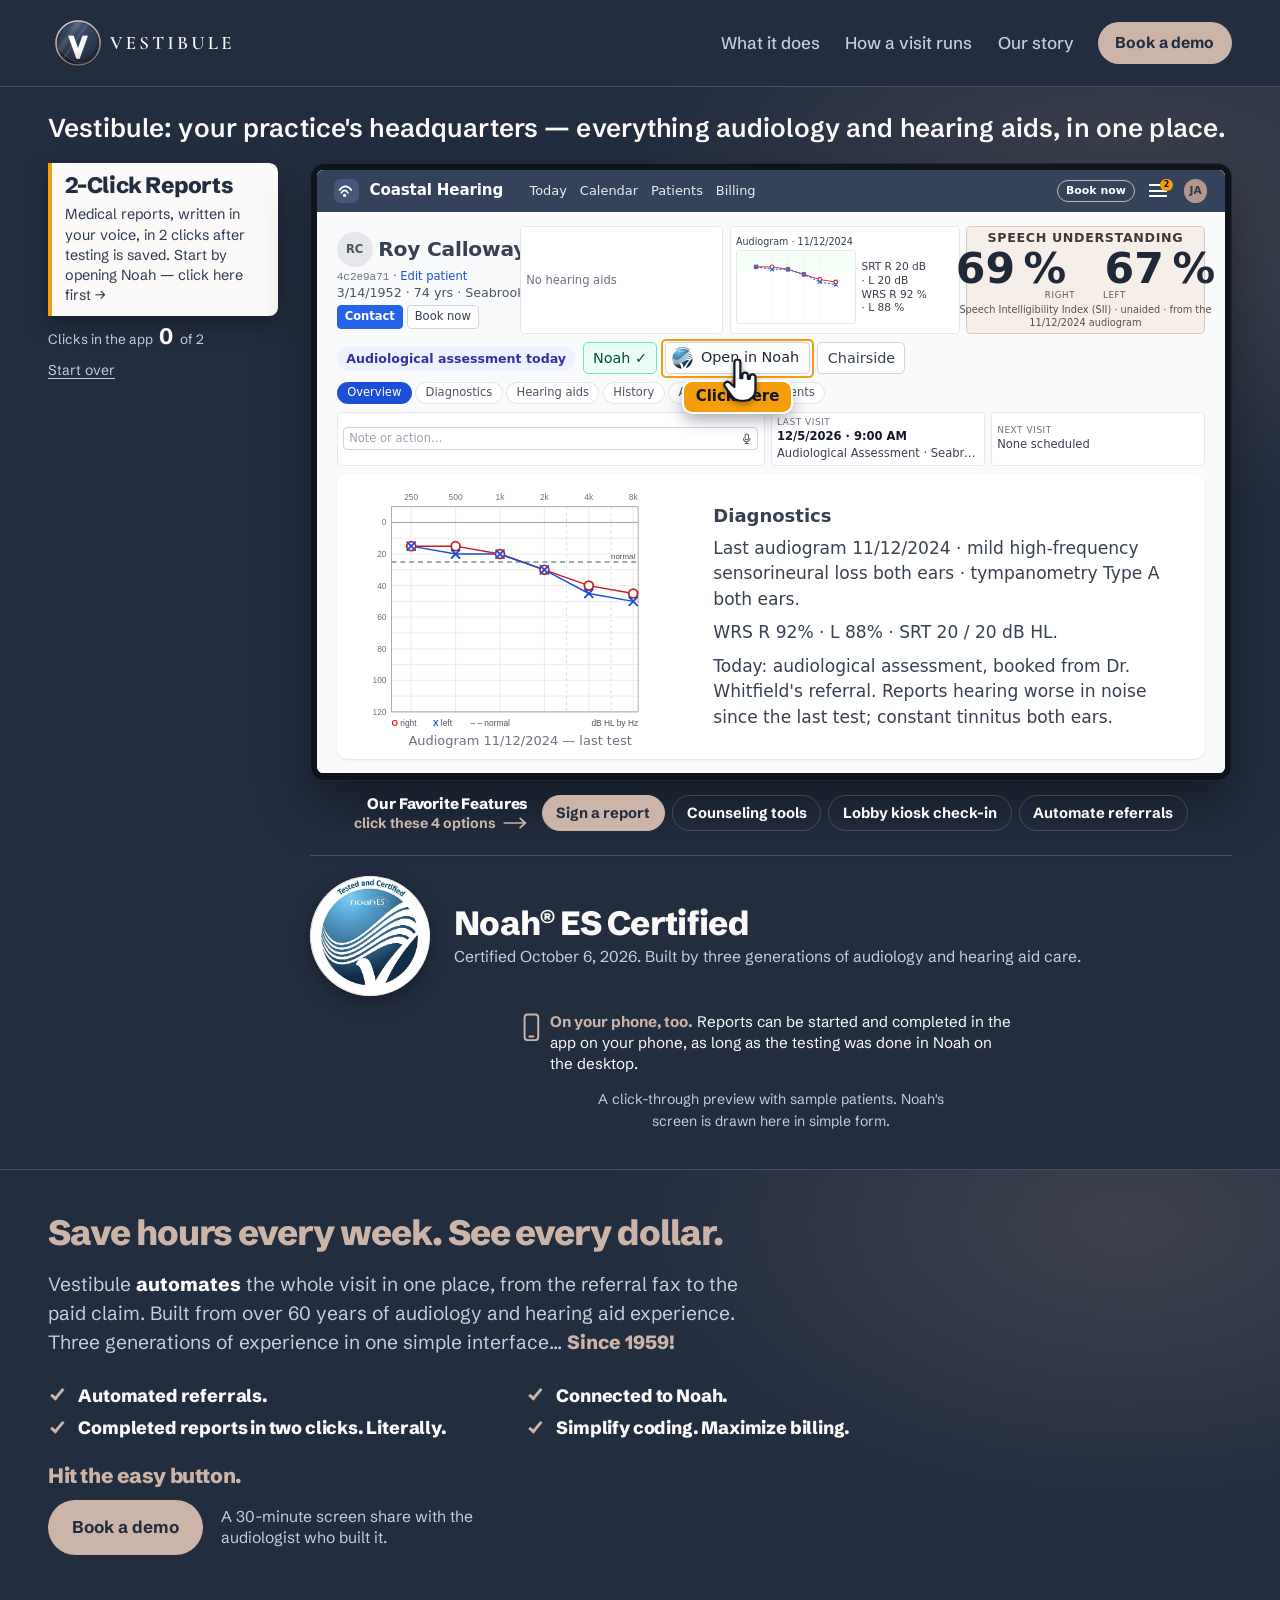
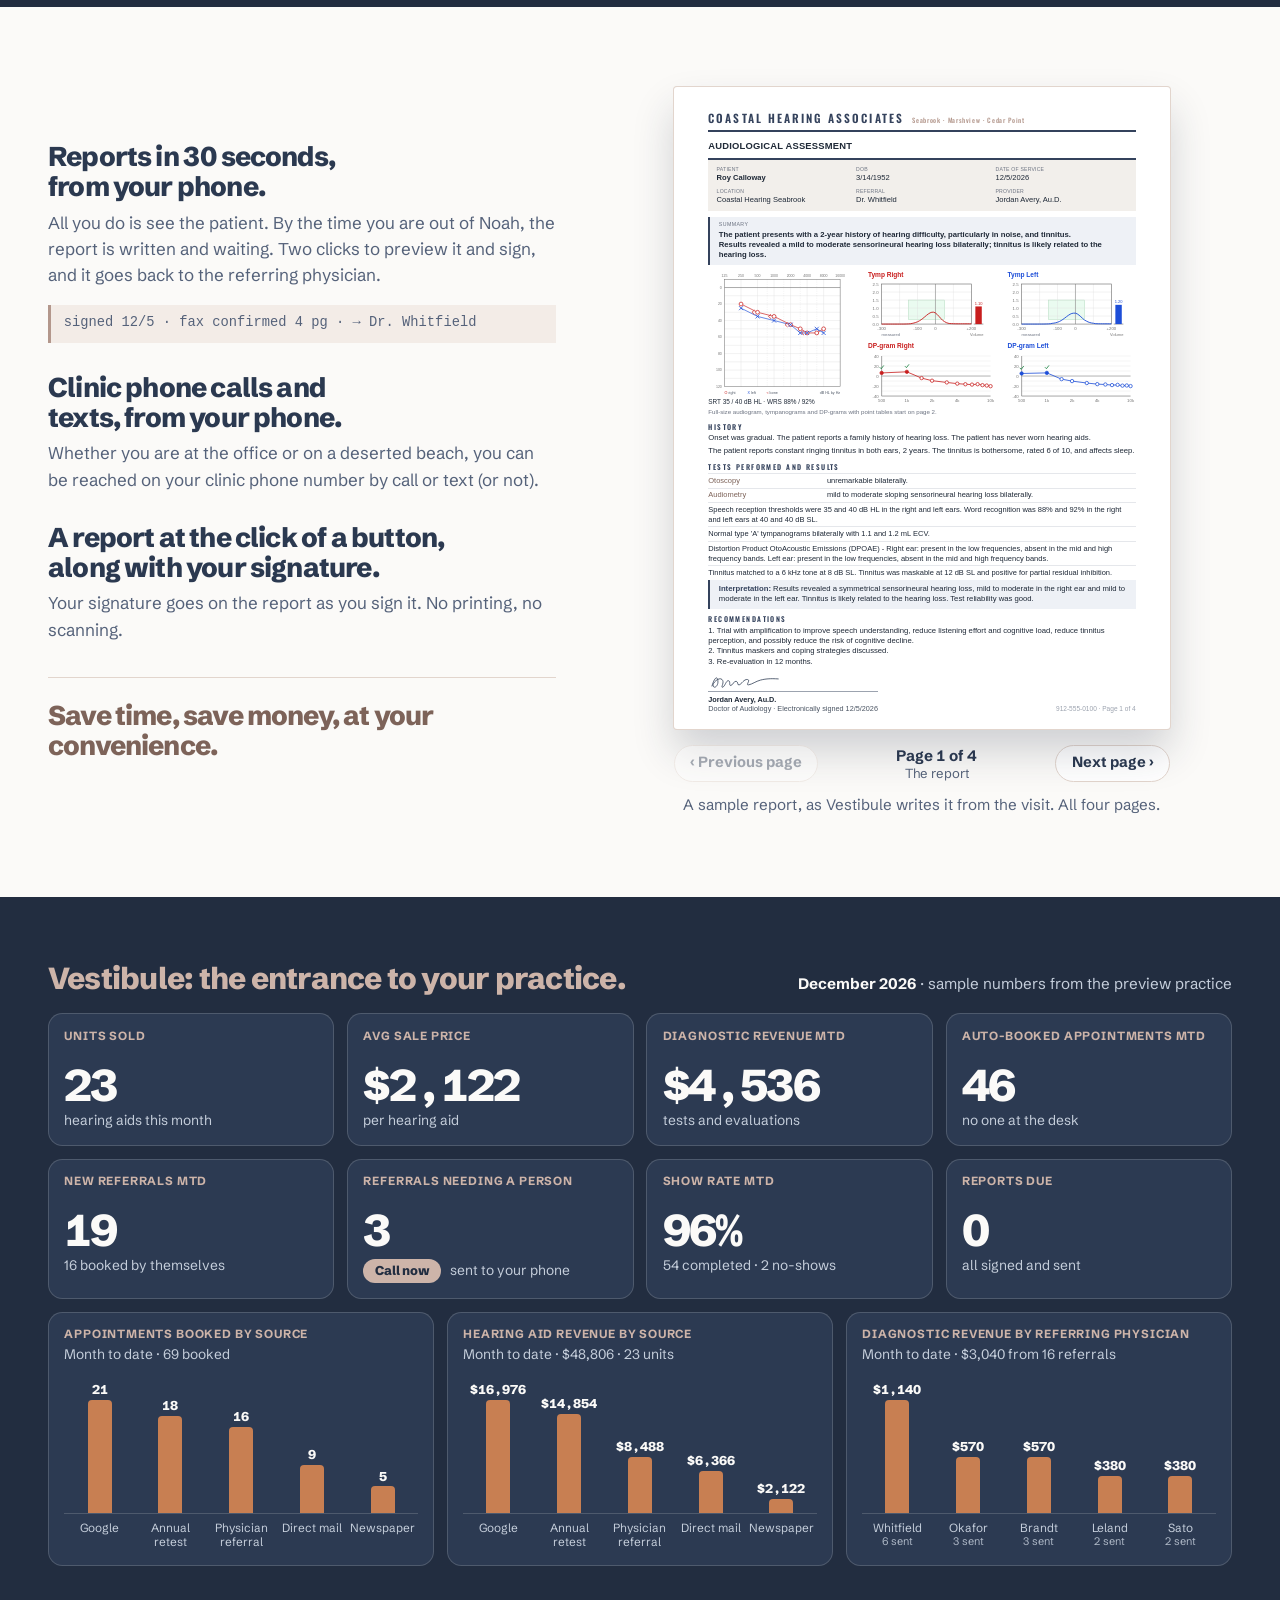
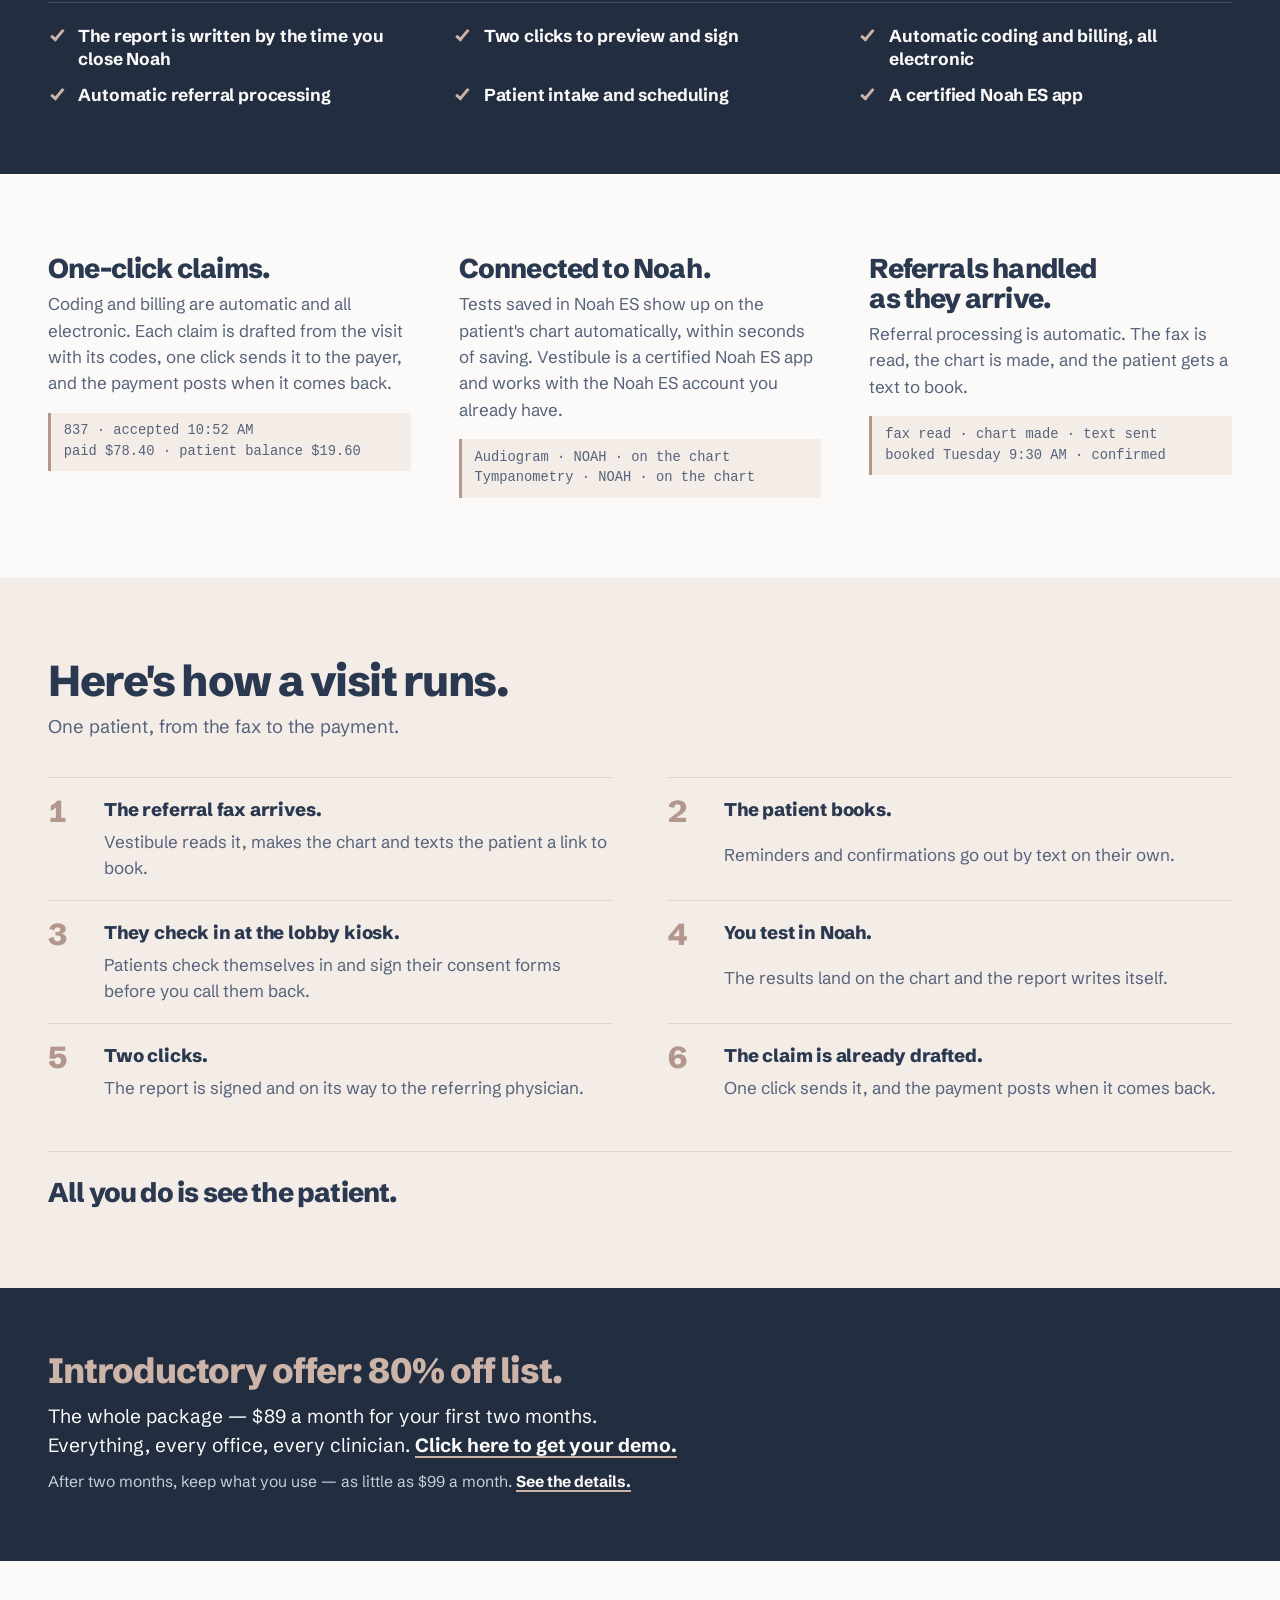
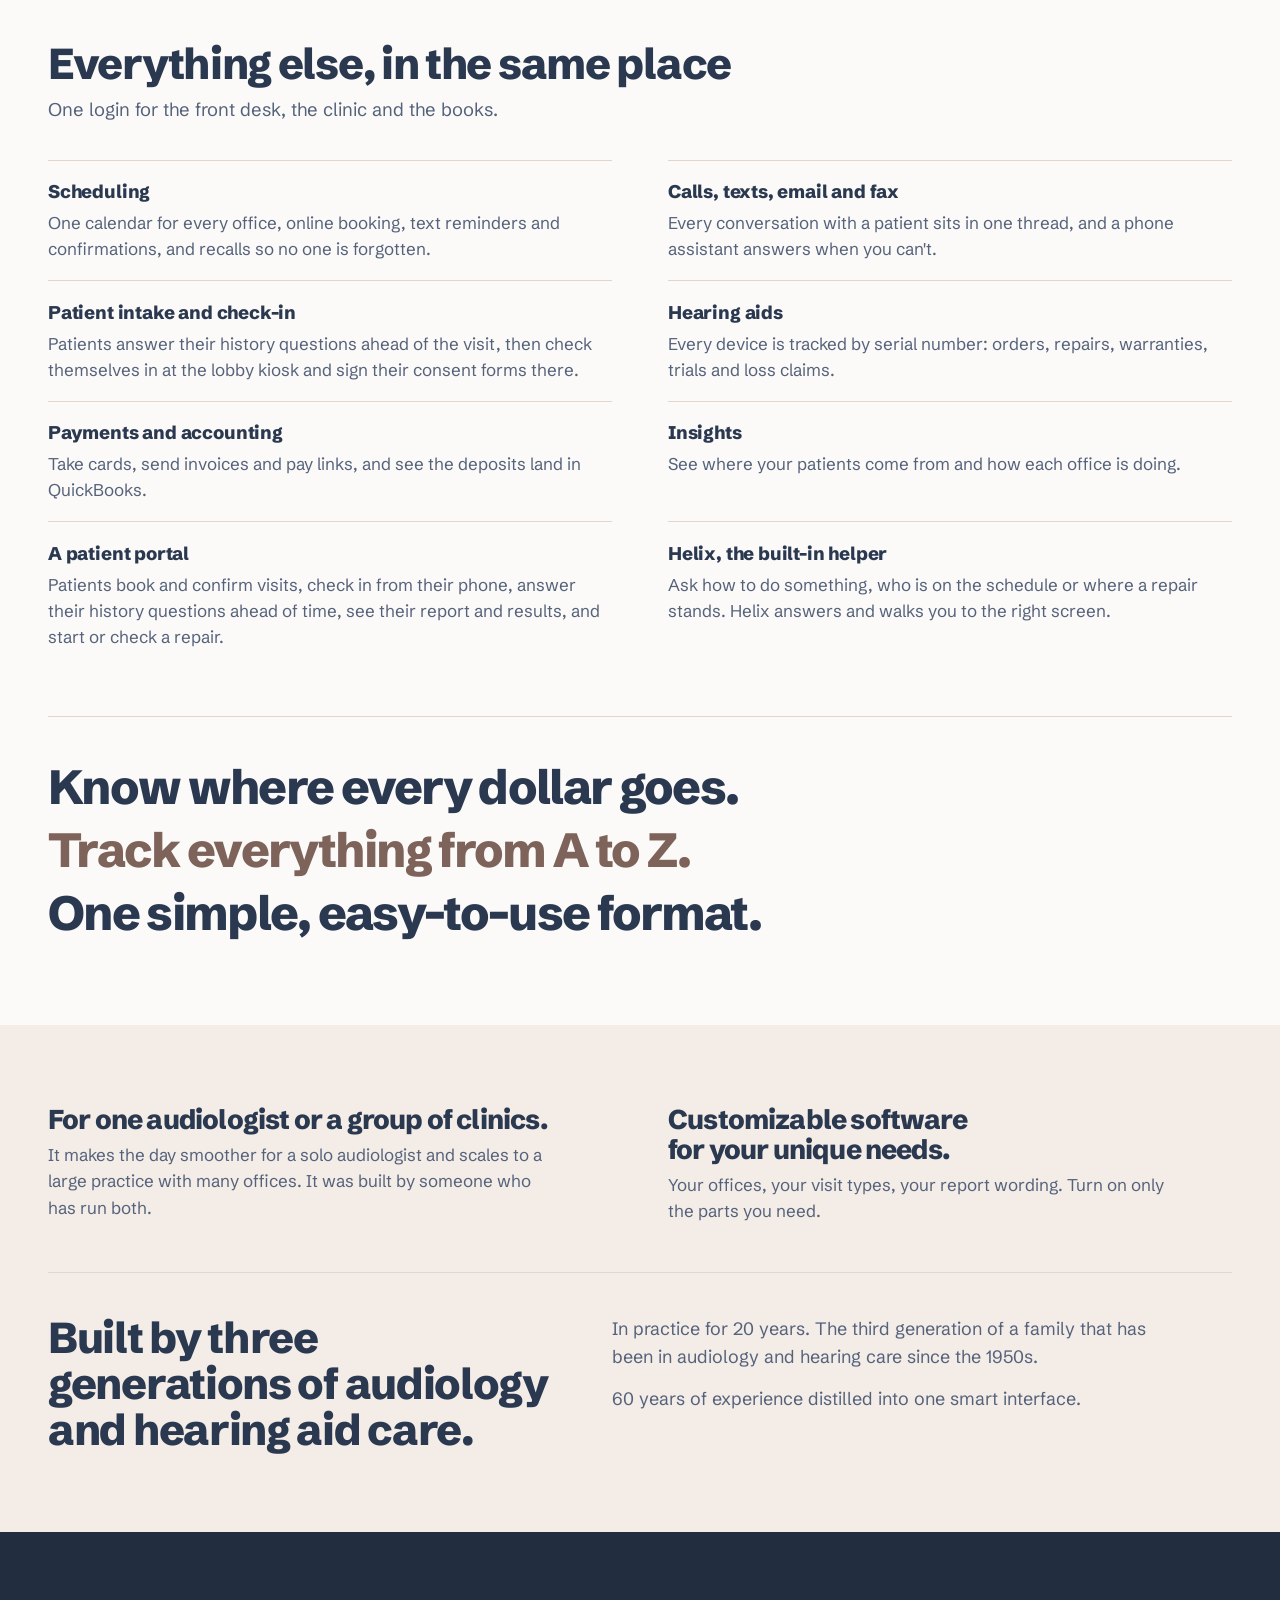
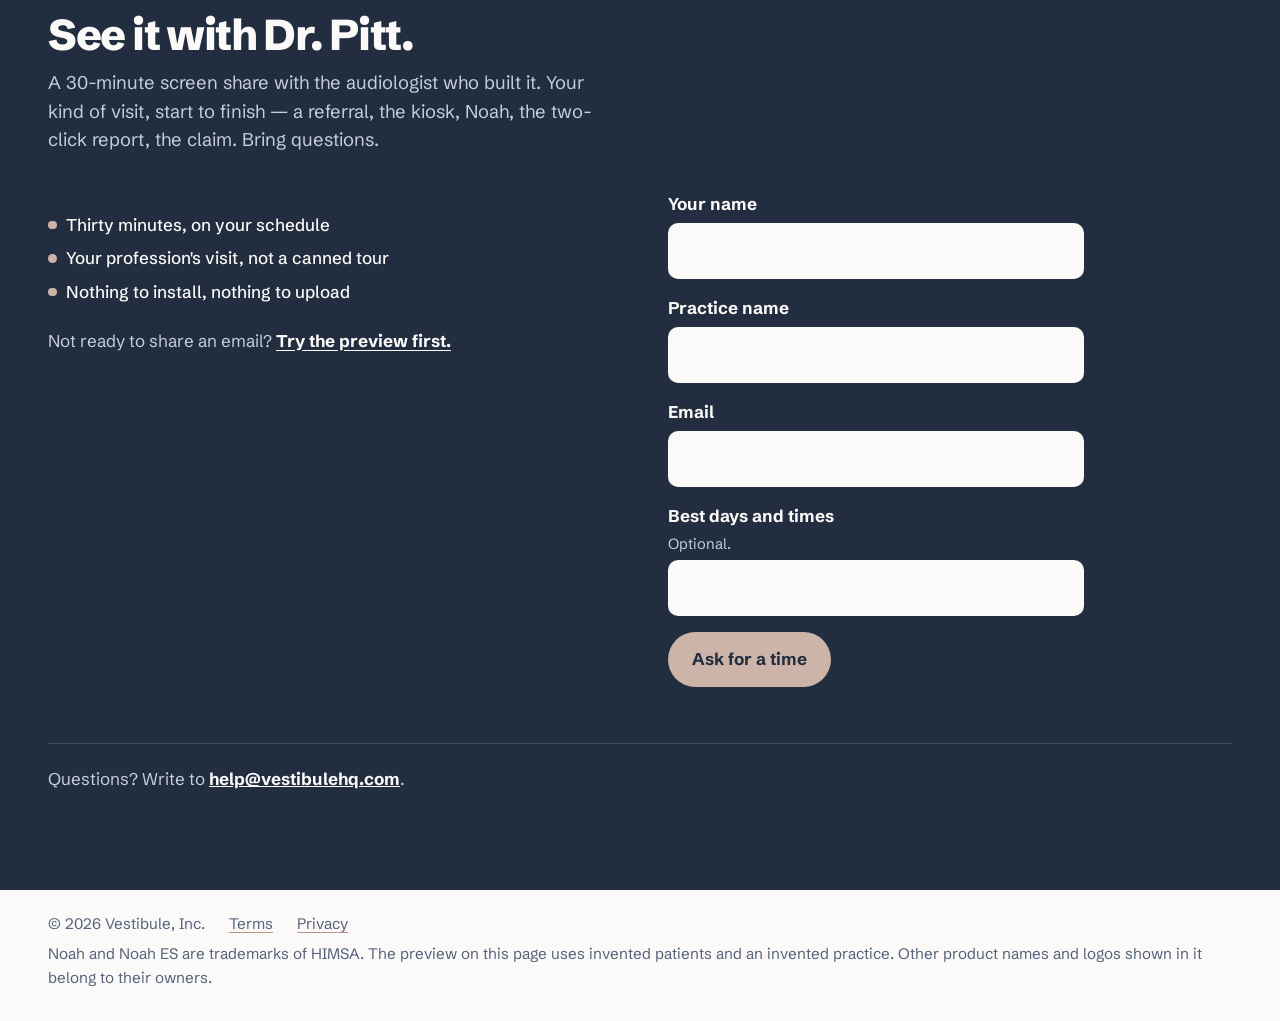
<file: index.html>
<!doctype html>
<html lang="en">
<head>
<meta charset="utf-8">
<meta name="viewport" content="width=device-width, initial-scale=1, viewport-fit=cover">
<title>Vestibule: your practice's headquarters — everything audiology and hearing aids, in one place.</title>
<meta name="description" content="Practice-management software for audiology and hearing aid practices. The whole visit in one place, from the referral fax to the paid claim - evaluations, therapy and authorizations tracked in the same place. Noah ES certified. Built from over 60 years of practice… Since 1959.">
<link rel="canonical" href="https://vestibulehq.com/">
<meta property="og:type" content="website">
<meta property="og:url" content="https://vestibulehq.com/">
<meta property="og:site_name" content="Vestibule">
<meta property="og:title" content="Vestibule: your practice's headquarters — everything audiology and hearing aids, in one place.">
<meta property="og:description" content="Practice-management software for audiology and hearing aid practices. The whole visit in one place, from the referral fax to the paid claim - evaluations, therapy and authorizations tracked in the same place. Noah ES certified. Built from over 60 years of practice… Since 1959.">
<link rel="icon" href="favicon.ico" sizes="48x48">
<link rel="icon" href="favicon.svg" type="image/svg+xml">
<link rel="apple-touch-icon" href="apple-touch-icon.png">
<link rel="preconnect" href="https://fonts.googleapis.com">
<link rel="preconnect" href="https://fonts.gstatic.com" crossorigin>
<link href="https://fonts.googleapis.com/css2?family=Cormorant+Garamond:wght@600&family=Oswald:wght@500;600&family=Schibsted+Grotesk:wght@400;500;700;800&display=swap" rel="stylesheet">
<link rel="stylesheet" href="site.css">
</head>
<body>

<header class="top">
  <div class="wrap top-in">
    <a class="brand" href="#top"><img class="brand-lockup" src="brand/vestibule-lockup-horizontal-dark.svg" width="190" height="60" alt="Vestibule"><img class="brand-mark" src="brand/vestibule-mark-small.svg" width="44" height="44" alt="Vestibule"></a>
    <nav class="top-nav" aria-label="On this page">
      <a href="#get">What it does</a>
      <a href="#visit">How a visit runs</a>
      <a href="#story">Our story</a>
    </nav>
    <a class="btn" href="#demo">Book a demo</a>
  </div>
</header>

<main>

  <!-- The fold (HERO-2, SITE-CLICK-2, then SITE-FOLD-3): one headline line that fills the content
       width on one line; on the left the fly-in rail, from the top of its column; on the right the
       demo practice's screen, which is the site's click-through for every scene (the device that
       sat under the fold is gone; site.js runs the scenes here), with the lead-in and the scene
       chips under it, the Noah ES certification band directly under the chips, then the phone line
       and the sample-patients line. Every name in the screens is invented. -->
  <section class="fold" id="top">
    <div class="wrap">
      <h1 class="fold-line">Vestibule: your practice's headquarters — everything audiology and hearing aids, in one place.</h1>
      <div class="fold-grid">
        <div class="fold-side">
          <!-- The rail, first in its column (SITE-FOLD-3): the report scene's fly-ins land here, one per
               step, the earlier ones folded to their bold line; the counseling scene's land here too (COUNSEL-SITE-1); the other two scenes show their hint here instead. -->
          <aside class="fold-rail" id="fold-rail" aria-live="polite">
            <div class="fly-stack" id="fly-stack">
              <div class="fly now" id="fly-hint" hidden><p class="fly-b" id="demo-hint"></p></div>
            </div>
            <div class="fly-foot">
              <p class="fly-count" id="fly-count">Clicks in the app <b id="fly-clicks">0</b> of 2</p>
              <button type="button" class="go" id="demo-next" hidden></button>
              <button type="button" class="again" id="demo-again">Start over</button>
            </div>
          </aside>
        </div>

        <div class="fold-screen">
          <div class="stage desk" id="stage">
          <div class="phone" id="phone">
            <div class="screen">
              <div class="app">
                <button type="button" class="a-flag" id="flag" tabindex="-1" aria-hidden="true" hidden></button>

              <!-- Counseling tools: the app's Patient Review (COUNSEL-SITE-1), holding back what subscribers get.
                   The audiogram with the speech canoe, the tympanograms and the DP-grams are drawn by site.js (the
                   app's own drawings with Roy's numbers, the report scene's); the ear and the three style pictures
                   are the app's own files under pictures/counseling/. Cochlea, the Hearing Loss Simulator, the
                   zoomed parts of the ear and everything past the three styles are locked, in the mock's words. -->
              <div class="scr d prv" data-screen="ha-counsel" data-live hidden>
                <div class="d-top">
                <span class="a-logo"><svg viewBox="0 0 20 20" fill="none" stroke="#fff" stroke-width="2" stroke-linecap="round" aria-hidden="true"><path d="M4 12c2.5-4 5.5-4 8 0"/><path d="M2 8.5c4-6 10-6 14 0"/><circle cx="8" cy="15" r="1" fill="#fff"/></svg></span>
                <b>Coastal Hearing</b>
                <span class="d-nav" aria-hidden="true"><span>Today</span><span>Calendar</span><span>Patients</span><span>Billing</span></span>
                <span class="a-pill">Book now</span>
                <span class="a-burger"><i>2</i></span>
                <span class="a-me">JA</span>
                </div>
                <div class="prv-page">
                  <div class="prv-head">
                    <div>
                      <button type="button" class="prv-crumb" data-go="report-desk">← Roy Calloway</button>
                      <h2>Patient Review</h2>
                      <p class="prv-who">Roy Calloway · visit <span data-d="0">10/28/2026</span> · audiogram <span data-d="0">10/28/2026</span></p>
                    </div>
                    <div class="prv-sii"><p class="t">Speech understanding</p><div class="v"><div>45%<small>Right ear</small></div><div>45%<small>Left ear</small></div></div></div>
                  </div>
                  <div class="prv-tabs" role="tablist" aria-label="Patient Review">
                    <button type="button" class="prv-tab" role="tab" data-pr-tab="aud" aria-selected="true">Audiogram</button>
                    <button type="button" class="prv-tab" role="tab" data-pr-tab="ana" aria-selected="false">Anatomy</button>
                    <button type="button" class="prv-tab" role="tab" data-pr-tab="coc" aria-selected="false">Cochlea <svg class="prv-lock" viewBox="0 0 16 16" role="img" aria-label="locked"><rect x="3" y="7" width="10" height="7.5" rx="1.5" fill="currentColor"/><path d="M5 7V5a3 3 0 0 1 6 0v2" fill="none" stroke="currentColor" stroke-width="1.6"/></svg></button>
                    <button type="button" class="prv-tab" role="tab" data-pr-tab="tym" aria-selected="false">Tymp</button>
                    <button type="button" class="prv-tab" role="tab" data-pr-tab="oae" aria-selected="false">OAE</button>
                    <button type="button" class="prv-tab" role="tab" data-pr-tab="sim" aria-selected="false">Hearing Loss Simulator <svg class="prv-lock" viewBox="0 0 16 16" role="img" aria-label="locked"><rect x="3" y="7" width="10" height="7.5" rx="1.5" fill="currentColor"/><path d="M5 7V5a3 3 0 0 1 6 0v2" fill="none" stroke="currentColor" stroke-width="1.6"/></svg></button>
                    <button type="button" class="prv-tab" role="tab" data-pr-tab="ha" aria-selected="false">Hearing aids</button>
                  </div>
                  <div class="prv-pane" data-pr-pane="aud">
                    <div class="prv-aud">
                      <div class="prv-panel"><span class="prv-noah"><img data-seal alt="" width="20" height="20">Noah · <span data-d="0">10/28/2026</span></span><svg class="prv-chart" viewBox="0 0 790 735" role="img" aria-label="Roy’s audiogram over the speech sounds"></svg></div>
                      <div class="prv-ctl">
                        <div class="prv-seg" role="group" aria-label="Whose hearing to show"><button type="button" data-pr-who="normal" aria-pressed="false">Normal hearing</button><button type="button" data-pr-who="theirs" aria-pressed="true">Roy’s hearing</button><button type="button" data-pr-who="example" aria-pressed="false">Example loss</button></div>
                        <div class="prv-seg" role="group" aria-label="Which ear"><button type="button" data-pr-ear="R" aria-pressed="false">Right ear</button><button type="button" data-pr-ear="L" aria-pressed="false">Left ear</button><button type="button" data-pr-ear="B" aria-pressed="true">Both ears</button></div>
                        <p class="prv-note">The shaded shape is the speech sounds; what sits above Roy’s lines is what he misses. His Speech understanding — the share of speech he can hear — is in the header. Switch to Normal hearing or an Example loss to compare.</p>
                      </div>
                    </div>
                  </div>
                  <div class="prv-pane" data-pr-pane="ana" hidden>
                    <div class="prv-ana">
                      <figure class="prv-pic"><img src="pictures/counseling/ear.webp" alt="Cross-section of the ear: pinna and canal, eardrum and the three bones, cochlea and balance canals, the nerve" loading="lazy" draggable="false"><svg viewBox="0 0 2048 1152" aria-hidden="true"><text class="rlabel" x="110" y="1090">Outer ear</text><text class="rlabel" x="1250" y="1090">Middle ear</text><text class="rlabel" x="1560" y="110">Inner ear</text></svg></figure>
                      <div class="prv-thumbs" role="group" aria-label="Focus on a part">
                        <button type="button" class="prv-thumb" data-pr-thumb="whole" aria-pressed="true"><i style="background-size: 100% 100%; background-position: 0 0;"></i><span>Whole</span></button>
                        <button type="button" class="prv-thumb" data-pr-thumb="outer" aria-pressed="false"><i style="background-size: 163.93% 163.93%; background-position: 0% 48.72%;"></i><span>Outer <svg class="prv-lock" viewBox="0 0 16 16" role="img" aria-label="locked"><rect x="3" y="7" width="10" height="7.5" rx="1.5" fill="currentColor"/><path d="M5 7V5a3 3 0 0 1 6 0v2" fill="none" stroke="currentColor" stroke-width="1.6"/></svg></span></button>
                        <button type="button" class="prv-thumb" data-pr-thumb="middle" aria-pressed="false"><i style="background-size: 416.67% 416.67%; background-position: 71.84% 51.58%;"></i><span>Middle <svg class="prv-lock" viewBox="0 0 16 16" role="img" aria-label="locked"><rect x="3" y="7" width="10" height="7.5" rx="1.5" fill="currentColor"/><path d="M5 7V5a3 3 0 0 1 6 0v2" fill="none" stroke="currentColor" stroke-width="1.6"/></svg></span></button>
                        <button type="button" class="prv-thumb" data-pr-thumb="inner" aria-pressed="false"><i style="background-size: 316.46% 316.46%; background-position: 100% 33.04%;"></i><span>Inner <svg class="prv-lock" viewBox="0 0 16 16" role="img" aria-label="locked"><rect x="3" y="7" width="10" height="7.5" rx="1.5" fill="currentColor"/><path d="M5 7V5a3 3 0 0 1 6 0v2" fill="none" stroke="currentColor" stroke-width="1.6"/></svg></span></button>
                      </div>
                      <div class="prv-locked part" data-pr-lock="part"><b>Subscribers only</b><span>Each part zoomed, with its common conditions and a picture of each — presbycusis, noise-induced loss, and more.</span></div>
                    </div>
                  </div>
                  <div class="prv-pane" data-pr-pane="coc" hidden><div class="prv-locked solo"><b>Subscribers only</b><span>The cochlea unrolled into the audiogram — normal, presbycusis, the noise notch — with the hair-cell pictures.</span></div></div>
                  <div class="prv-pane" data-pr-pane="tym" hidden>
                    <p class="prv-src"><img data-seal alt="" width="20" height="20">From Noah · <span data-d="0">10/28/2026</span></p>
                    <div class="prv-fig" data-pr-fig="tymp">
                      <figure><b style="color: #b91c1c;">Tymp Right</b><svg viewBox="0 0 300 250" role="img" aria-label="Tymp Right — modeled from values" data-pr-tymp="right"></svg><small>modeled from values</small></figure>
                      <figure><b style="color: #1d4ed8;">Tymp Left</b><svg viewBox="0 0 300 250" role="img" aria-label="Tymp Left — modeled from values" data-pr-tymp="left"></svg><small>modeled from values</small></figure>
                    </div>
                  </div>
                  <div class="prv-pane" data-pr-pane="oae" hidden>
                    <p class="prv-src"><svg viewBox="0 0 16 16" fill="none" stroke="currentColor" stroke-width="1.3" stroke-linejoin="round" aria-hidden="true"><path d="M4.5 6V2.5h7V6"/><path d="M3 6h10a1 1 0 0 1 1 1v4h-2.5v2.5h-7V11H2V7a1 1 0 0 1 1-1z"/><path d="M6 11h4" stroke-linecap="round"/></svg>Auto-uploaded from the Titan printout · <span data-d="0">10/28/2026</span></p>
                    <div class="prv-fig" data-pr-fig="oae">
                      <figure><svg viewBox="0 0 380 260" role="img" aria-label="Right ear DP-gram" data-pr-dp="right"></svg></figure>
                      <figure><svg viewBox="0 0 380 260" role="img" aria-label="Left ear DP-gram" data-pr-dp="left"></svg></figure>
                      <p class="fine">Shaded band: 5th–95th percentile normal range, Ramos, Kristensen &amp; Beck, Hearing Review 2013;20(11):30-33, Table 3 (N=39; 65/55 dB SPL, f2/f1 1.22).</p>
                    </div>
                  </div>
                  <div class="prv-pane" data-pr-pane="sim" hidden><div class="prv-locked solo"><b>Subscribers only</b><span>Hear a railroad crossing, or a voice in a restaurant, through Roy’s loss — then through normal hearing. Part of Vestibule.</span></div></div>
                  <div class="prv-pane" data-pr-pane="ha" hidden>
                    <div class="prv-ha" data-pr-ha="style">
                      <div class="prv-ha-head"><p class="prv-ha-line">Hearing aids · 1 of 3 · The style</p><span class="prv-ha-link">Know the make and model? Quick order →</span></div>
                      <div class="prv-cards">
                        <div class="prv-card"><span class="nm">Behind the ear <span class="acr">BTE</span></span><img src="pictures/counseling/ha-bte-section@1x.webp" alt="Cross-section: behind the ear device in the ear" loading="lazy" draggable="false"><span class="ln">The device sits behind the ear; a tube carries sound to a custom earmold.</span><button type="button" class="prv-choose" data-pr-choose="BTE">Choose this style</button></div>
                        <div class="prv-card"><span class="nm">Receiver in the canal <span class="acr">RIC</span></span><img src="pictures/counseling/ha-ric-section@1x.webp" alt="Cross-section: receiver in the canal device in the ear" loading="lazy" draggable="false"><span class="ln">A small piece behind the ear; a thin wire carries sound to a receiver in the canal.</span><button type="button" class="prv-choose" data-pr-choose="RIC">Choose this style</button></div>
                        <div class="prv-card"><span class="nm">Completely in the canal <span class="acr">CIC</span></span><img src="pictures/counseling/ha-cic-section@1x.webp" alt="Cross-section: completely in the canal device in the ear" loading="lazy" draggable="false"><span class="ln">The whole device sits inside the ear canal.</span><button type="button" class="prv-choose" data-pr-choose="CIC">Choose this style</button></div>
                      </div>
                      <p class="prv-fine">Artist’s renderings · not to scale · for instruction only.</p>
                    </div>
                    <div class="prv-locked solo" data-pr-ha="locked" hidden><b>Subscribers only</b><span>The device the practice fits, and Order hearing aids — the order card filled in, the purchase agreement on his phone.</span></div>
                  </div>
                </div>
              </div>

                <!-- Report, the chart: the last test on it, then today's, then the report (SITE-CLICK-2) -->
                <div class="scr d" data-screen="d-chart">
              <div class="d-top">
                <span class="a-logo"><svg viewBox="0 0 20 20" fill="none" stroke="#fff" stroke-width="2" stroke-linecap="round" aria-hidden="true"><path d="M4 12c2.5-4 5.5-4 8 0"/><path d="M2 8.5c4-6 10-6 14 0"/><circle cx="8" cy="15" r="1" fill="#fff"/></svg></span>
                <b>Coastal Hearing</b>
                <span class="d-nav" aria-hidden="true"><span>Today</span><span>Calendar</span><span>Patients</span><span>Billing</span></span>
                <span class="a-pill">Book now</span>
                <span class="a-burger"><i>2</i></span>
                <span class="a-me">JA</span>
              </div>
                  <div class="d-page">
                    <!-- The chart header as the app's CHART-HEADER-3 draws it (screens/patients-id.webp, 8dc74366): the band of four
                         slots — the identity (the avatar, the name, the chart id · Edit patient, DOB · age · office, Contact and Book
                         now beneath), the hearing aids, the audiogram thumbnail with SRT · WRS beside it, the Speech understanding box —
                         then the verb row, the tabs, and under the tabs the first scrolling row: the note box, Last visit, Next visit.
                         The thumbnail, the SRT · WRS lines and the box's numbers follow the scene: the last test's, then today's. The
                         note box is the app's phone line at every width (its desktop box would push the results card under a 768-px
                         laptop's fold — SITE-SYNC-1's rule). Under 50rem of stage the app's phone form: the identity without its box,
                         the number box full width, then the aids and the audiogram side by side. The chip at the head of the verb row
                         is the scene's own state, as the app seats a state chip there. -->
                    <div class="fc-slots" id="fc-slots">
                      <div class="fc-slot fc-id">
                        <span class="fc-id-name"><span class="d-av" aria-hidden="true">RC</span><b class="d-name">Roy Calloway</b></span>
                        <span class="fc-id-line"><code>4c2e9a71</code> · <span class="fc-link">Edit patient</span></span>
                        <span class="fc-id-facts">3/14/1952 · <span data-age="1952-03-14">74 yrs</span> · Seabrook</span>
                        <span class="fc-id-verbs"><span class="d-btn pri">Contact</span><span class="d-btn">Book now</span></span>
                      </div>
                      <div class="fc-slot fc-aids">No hearing aids</div>
                      <div class="fc-slot fc-th">
                        <span id="fc-th-before"><small>Audiogram · <span data-old>10/10/2024</span></small><span class="fc-th-row"><svg class="fc-thumb" viewBox="0 0 150 92" aria-hidden="true"><rect width="150" height="26.6" fill="#f0fdf4" opacity="0.6"/><path d="M44.6 4V88M64.9 4V88M85.1 4V88M105.4 4V88" stroke="#f3f4f6"/><polyline points="24.3,20.2 44.6,20.2 64.9,23.4 85.1,29.8 105.4,36.3 125.7,39.5" fill="none" stroke="#dc2626" stroke-width="1.2"/><g fill="#fff" stroke="#dc2626" stroke-width="1.4"><circle cx="24.3" cy="20.2" r="2.4"/><circle cx="44.6" cy="20.2" r="2.4"/><circle cx="64.9" cy="23.4" r="2.4"/><circle cx="85.1" cy="29.8" r="2.4"/><circle cx="105.4" cy="36.3" r="2.4"/><circle cx="125.7" cy="39.5" r="2.4"/></g><polyline points="24.3,20.2 44.6,23.4 64.9,23.4 85.1,29.8 105.4,39.5 125.7,42.8" fill="none" stroke="#2563eb" stroke-width="1.2" stroke-dasharray="3 2"/><path d="M21.9 17.8l4.8 4.8M21.9 22.6l4.8-4.8M42.2 21l4.8 4.8M42.2 25.8l4.8-4.8M62.5 21l4.8 4.8M62.5 25.8l4.8-4.8M82.7 27.4l4.8 4.8M82.7 32.2l4.8-4.8M103 37.1l4.8 4.8M103 41.9l4.8-4.8M123.3 40.4l4.8 4.8M123.3 45.2l4.8-4.8" fill="none" stroke="#2563eb" stroke-width="1.4"/></svg><span class="fc-sw"><span><span class="nw">SRT R 20 dB</span> <span class="nw">· L 20 dB</span></span><span><span class="nw">WRS R 92 %</span> <span class="nw">· L 88 %</span></span></span></span></span>
                        <span id="fc-th-after" hidden><small>Audiogram · <span data-d="0">11/2/2026</span></small><span class="fc-th-row"><svg class="fc-thumb" viewBox="0 0 150 92" aria-hidden="true"><rect width="150" height="26.6" fill="#f0fdf4" opacity="0.6"/><path d="M44.6 4V88M64.9 4V88M85.1 4V88M105.4 4V88" stroke="#f3f4f6"/><polyline points="24.3,20.2 44.6,20.2 64.9,23.4 85.1,46 105.4,52.5 125.7,58.9" fill="none" stroke="#dc2626" stroke-width="1.2"/><g fill="#fff" stroke="#dc2626" stroke-width="1.4"><circle cx="24.3" cy="20.2" r="2.4"/><circle cx="44.6" cy="20.2" r="2.4"/><circle cx="64.9" cy="23.4" r="2.4"/><circle cx="85.1" cy="46" r="2.4"/><circle cx="105.4" cy="52.5" r="2.4"/><circle cx="125.7" cy="58.9" r="2.4"/></g><polyline points="24.3,20.2 44.6,23.4 64.9,23.4 85.1,46 105.4,55.7 125.7,62.2" fill="none" stroke="#2563eb" stroke-width="1.2" stroke-dasharray="3 2"/><path d="M21.9 17.8l4.8 4.8M21.9 22.6l4.8-4.8M42.2 21l4.8 4.8M42.2 25.8l4.8-4.8M62.5 21l4.8 4.8M62.5 25.8l4.8-4.8M82.7 43.6l4.8 4.8M82.7 48.4l4.8-4.8M103 53.3l4.8 4.8M103 58.1l4.8-4.8M123.3 59.8l4.8 4.8M123.3 64.6l4.8-4.8" fill="none" stroke="#2563eb" stroke-width="1.4"/></svg><span class="fc-sw"><span><span class="nw">SRT R 30 dB</span> <span class="nw">· L 30 dB</span></span><span><span class="nw">WRS R 76 %</span> <span class="nw">· L 72 %</span></span></span></span></span>
                      </div>
                      <div class="fc-slot fc-tile">
                        <small>Speech understanding</small>
                        <div class="fc-si" id="fc-si-before"><span class="fc-si-n"><b>69&#8239;%</b><b>67&#8239;%</b></span><small class="fc-lr"><span>Right</span><span>Left</span></small><small class="fc-ai">Speech Intelligibility Index (SII) · unaided · from the <span data-old>10/10/2024</span> audiogram</small></div>
                        <div class="fc-si" id="fc-si-after" hidden><span class="fc-si-n"><b>45&#8239;%</b><b>45&#8239;%</b></span><small class="fc-lr"><span>Right</span><span>Left</span></small><small class="fc-ai">Speech Intelligibility Index (SII) · unaided · from the <span data-d="0">11/2/2026</span> audiogram</small></div>
                      </div>
                    </div>
                    <div class="d-row fc-row">
                      <span class="fc-chip" id="fc-chip">Audiological assessment today</span>
                      <span class="d-ok">Noah ✓</span>
                      <button type="button" class="d-btn d-noah" data-go="report-noah"><img data-seal alt="" width="28" height="28">Open in Noah</button>
                      <!-- Report due, as the app draws it: an amber band in the verb row, Preview now (click 1) and Edit -->
                      <span class="fc-due" id="fc-due" hidden><svg viewBox="0 0 16 16" fill="none" stroke="currentColor" stroke-width="1.3" stroke-linejoin="round" aria-hidden="true"><path d="M3.5 1.5h6l3 3v10h-9z"/><path d="M9.5 1.5v3h3M5.5 8h5M5.5 11h5"/></svg><b>Report due:</b><button type="button" class="fc-due-btn pri" id="fc-preview" data-go="report-preview">Preview now</button><button type="button" class="fc-due-btn" id="fc-edit">Edit</button></span>
                      <!-- Chairside at the end of the verb row (the app's CHAIRSIDE-DOOR-1: a chart with a visit today) -->
                      <span class="d-btn fc-chair">Chairside</span>
                    </div>
                    <div class="fc-tabs" aria-hidden="true"><span class="on">Overview</span><span>Diagnostics</span><span>Hearing aids</span><span>History</span><span>Account</span><span>Documents</span></div>
                    <div class="fc-first" aria-hidden="true">
                      <div class="fc-slot fc-nb"><span class="fc-nb-in">Note or action…<svg class="fc-mic" viewBox="0 0 16 16" fill="none" stroke="currentColor" stroke-width="1.4" stroke-linecap="round" stroke-linejoin="round" aria-hidden="true"><rect x="5.6" y="1.5" width="4.8" height="8" rx="2.4"/><path d="M3.5 7.5a4.5 4.5 0 0 0 9 0M8 12v2.5M5.8 14.5h4.4"/></svg></span></div>
                      <div class="fc-slot fc-visit"><small>Last visit</small><b><span data-d="0">11/2/2026</span> · 9:00 AM</b><span>Audiological Assessment · Seabrook</span></div>
                      <div class="fc-slot fc-visit"><small>Next visit</small><span>None scheduled</span></div>
                    </div>
                    <div class="d-card fc-card">
                      <div class="fc-res" id="fc-res">
                        <div class="fc-fig">
                          <svg class="fc-plot" id="fc-plot-before" viewBox="0 0 300 250" role="img" aria-label="Audiogram of the sample patient from the last test, about two years ago: a mild high-frequency sensorineural hearing loss in both ears. Right ear in red circles, left ear in blue crosses, and a dashed line at the limit of normal hearing."><rect x="40" y="24" width="250" height="208" fill="#fff"/><path d="M40 24H290M40 40H290M40 56H290M40 72H290M40 88H290M40 104H290M40 120H290M40 136H290M40 152H290M40 168H290M40 184H290M40 200H290M40 216H290M40 232H290M60 24V232M105 24V232M150 24V232M195 24V232M240 24V232M285 24V232" fill="none" stroke="#E5E7EB" stroke-width="0.8"/><path d="M217.5 24V232M262.5 24V232" fill="none" stroke="#D1D5DB" stroke-width="0.8" stroke-dasharray="3 3"/><path d="M40 40H290" stroke="#9CA3AF" stroke-width="1"/><rect x="40" y="24" width="250" height="208" fill="none" stroke="#9CA3AF" stroke-width="0.9"/><path d="M40 80H290" fill="none" stroke="#4B5563" stroke-width="1.1" stroke-dasharray="5 4"/><text x="287" y="77" font-family="Helvetica, Arial, sans-serif" font-size="8" fill="#4B5563" text-anchor="end">normal</text><g font-family="Helvetica, Arial, sans-serif" font-size="8.5" fill="#737373" text-anchor="middle"><text x="60" y="17">250</text><text x="105" y="17">500</text><text x="150" y="17">1k</text><text x="195" y="17">2k</text><text x="240" y="17">4k</text><text x="285" y="17">8k</text></g><g font-family="Helvetica, Arial, sans-serif" font-size="8.5" fill="#737373" text-anchor="end"><text x="35" y="43">0</text><text x="35" y="75">20</text><text x="35" y="107">40</text><text x="35" y="139">60</text><text x="35" y="171">80</text><text x="35" y="203">100</text><text x="35" y="235">120</text></g><polyline points="60,64 105,64 150,72 195,88 240,104 285,112" fill="none" stroke="#C81E1E" stroke-width="1.5"/><polyline points="60,64 105,72 150,72 195,88 240,112 285,120" fill="none" stroke="#1D4ED8" stroke-width="1.5"/><g fill="#fff" stroke="#C81E1E" stroke-width="1.8"><circle cx="60" cy="64" r="4.5"/><circle cx="105" cy="64" r="4.5"/><circle cx="150" cy="72" r="4.5"/><circle cx="195" cy="88" r="4.5"/><circle cx="240" cy="104" r="4.5"/><circle cx="285" cy="112" r="4.5"/></g><g fill="none" stroke="#1D4ED8" stroke-width="1.9" stroke-linecap="round"><path d="M56 60l8 8M64 60l-8 8"/><path d="M101 68l8 8M109 68l-8 8"/><path d="M146 68l8 8M154 68l-8 8"/><path d="M191 84l8 8M199 84l-8 8"/><path d="M236 108l8 8M244 108l-8 8"/><path d="M281 116l8 8M289 116l-8 8"/></g><g font-family="Helvetica, Arial, sans-serif" font-size="8.5" fill="#4B5563"><text x="40" y="246"><tspan fill="#C81E1E" font-weight="700">O</tspan> right</text><text x="82" y="246"><tspan fill="#1D4ED8" font-weight="700">X</tspan> left</text><text x="120" y="246">– – normal</text><text x="290" y="246" text-anchor="end">dB HL by Hz</text></g></svg>
                          <svg class="fc-plot" id="fc-plot-after" hidden viewBox="0 0 300 250" role="img" aria-label="Today's audiogram of the sample patient over the last test, dashed: thresholds at 2 kHz and above are 20 to 30 dB poorer than two years ago, 250 to 1000 Hz unchanged. Right ear in red circles, left ear in blue crosses."><rect x="40" y="24" width="250" height="208" fill="#fff"/><path d="M40 24H290M40 40H290M40 56H290M40 72H290M40 88H290M40 104H290M40 120H290M40 136H290M40 152H290M40 168H290M40 184H290M40 200H290M40 216H290M40 232H290M60 24V232M105 24V232M150 24V232M195 24V232M240 24V232M285 24V232" fill="none" stroke="#E5E7EB" stroke-width="0.8"/><path d="M217.5 24V232M262.5 24V232" fill="none" stroke="#D1D5DB" stroke-width="0.8" stroke-dasharray="3 3"/><path d="M40 40H290" stroke="#9CA3AF" stroke-width="1"/><rect x="40" y="24" width="250" height="208" fill="none" stroke="#9CA3AF" stroke-width="0.9"/><path d="M40 80H290" fill="none" stroke="#4B5563" stroke-width="1.1" stroke-dasharray="5 4"/><text x="287" y="77" font-family="Helvetica, Arial, sans-serif" font-size="8" fill="#4B5563" text-anchor="end">normal</text><g font-family="Helvetica, Arial, sans-serif" font-size="8.5" fill="#737373" text-anchor="middle"><text x="60" y="17">250</text><text x="105" y="17">500</text><text x="150" y="17">1k</text><text x="195" y="17">2k</text><text x="240" y="17">4k</text><text x="285" y="17">8k</text></g><g font-family="Helvetica, Arial, sans-serif" font-size="8.5" fill="#737373" text-anchor="end"><text x="35" y="43">0</text><text x="35" y="75">20</text><text x="35" y="107">40</text><text x="35" y="139">60</text><text x="35" y="171">80</text><text x="35" y="203">100</text><text x="35" y="235">120</text></g><polyline points="60,64 105,64 150,72 195,88 240,104 285,112" fill="none" stroke="#C81E1E" stroke-width="1.3" stroke-dasharray="4 3" opacity="0.6"/><polyline points="60,64 105,72 150,72 195,88 240,112 285,120" fill="none" stroke="#1D4ED8" stroke-width="1.3" stroke-dasharray="4 3" opacity="0.6"/><text x="287" y="132" font-family="Helvetica, Arial, sans-serif" font-size="7.5" fill="#6B7280" text-anchor="end" data-old>10/5/2024</text><polyline points="60,64 105,64 150,72 195,128 240,144 285,160" fill="none" stroke="#C81E1E" stroke-width="1.5"/><polyline points="60,64 105,72 150,72 195,128 240,152 285,168" fill="none" stroke="#1D4ED8" stroke-width="1.5"/><g fill="#fff" stroke="#C81E1E" stroke-width="1.8"><circle cx="60" cy="64" r="4.5"/><circle cx="105" cy="64" r="4.5"/><circle cx="150" cy="72" r="4.5"/><circle cx="195" cy="128" r="4.5"/><circle cx="240" cy="144" r="4.5"/><circle cx="285" cy="160" r="4.5"/></g><g fill="none" stroke="#1D4ED8" stroke-width="1.9" stroke-linecap="round"><path d="M56 60l8 8M64 60l-8 8"/><path d="M101 68l8 8M109 68l-8 8"/><path d="M146 68l8 8M154 68l-8 8"/><path d="M191 124l8 8M199 124l-8 8"/><path d="M236 148l8 8M244 148l-8 8"/><path d="M281 164l8 8M289 164l-8 8"/></g><g font-family="Helvetica, Arial, sans-serif" font-size="8.5" fill="#4B5563"><text x="40" y="246"><tspan fill="#C81E1E" font-weight="700">O</tspan> right</text><text x="82" y="246"><tspan fill="#1D4ED8" font-weight="700">X</tspan> left</text><text x="120" y="246">– – normal</text><text x="170" y="246">– – <tspan data-old>10/5/2024</tspan></text><text x="290" y="246" text-anchor="end">dB HL by Hz</text></g></svg>
                          <p class="fc-cap" id="fc-cap-before">Audiogram <span data-old>10/5/2024</span> — last test</p>
                          <p class="fc-cap" id="fc-cap-after" hidden>Audiogram <span data-d="0">10/28/2026</span> (previous test dashed)</p>
                        </div>
                        <div class="fc-txt">
                          <p class="res-h">Diagnostics</p>
                          <div id="fc-diag-before">
                            <p>Last audiogram <span data-old>10/5/2024</span> · mild high-frequency sensorineural loss both ears · tympanometry Type A both ears.</p>
                            <p>WRS R 92% · L 88% · SRT 20 / 20 dB HL.</p>
                            <p>Today: audiological assessment, booked from Dr. Whitfield's referral. Reports hearing worse in noise since the last test; constant tinnitus both ears.</p>
                          </div>
                          <div id="fc-diag-after" hidden>
                            <p>Audiogram <span data-d="0">10/28/2026</span> · 20–30 dB poorer than <span data-old>10/5/2024</span> at 2 kHz and above, sensorineural · tympanometry Type A both ears.</p>
                            <p>DPOAE present through 1.5 kHz, absent 2–6 kHz · WRS R 76% · L 72% · SRT 30 / 30 dB HL.</p>
                            <p id="fc-diag-due"><span class="d-due">Report due</span> — written the moment Noah handed the results back.</p>
                            <p id="fc-diag-sent" hidden>Report signed and sent <span data-d="0">10/28/2026</span> · fax delivered, 4 pages.</p>
                          </div>
                        </div>
                      </div>
                    </div>
                  </div>

                <!-- Noah's main screen, redrawn in simple form. Every patient name in it is invented. -->
                <div class="a-modal n-back" data-overlay="d-noah" hidden>
                  <div class="n-win">
                    <div class="n-title"><b>Noah 4</b><span class="n-ctl" aria-hidden="true"><i class="min"></i><i class="max"></i></span><button type="button" class="n-x" data-go="report-noah-save" aria-label="Close Noah">✕</button></div>
                    <div class="n-menu" aria-hidden="true"><span>File</span><span>Edit</span><span>View</span><span>Setup</span><span>Help</span><em>Log Off Noah ES</em></div>
                    <div class="n-mods" aria-hidden="true"><img src="[data-uri]" alt="" width="115" height="35"><img src="[data-uri]" alt="" width="115" height="35"><img src="[data-uri]" alt="" width="115" height="35"><img src="[data-uri]" alt="" width="115" height="35" data-mod="audio"><img src="[data-uri]" alt="" width="115" height="35"><img src="[data-uri]" alt="" width="115" height="35"><img src="[data-uri]" alt="" width="115" height="35"><img src="[data-uri]" alt="" width="115" height="35"></div>
                    <div class="n-body">
                      <div class="n-list" aria-hidden="true">
                        <p>Patient Browser</p>
                        <div class="n-find">Search Patients</div>
                        <div class="n-cols"><span>First name</span><span>Last name</span></div>
                        <div class="n-rows"><span class="on"><i>Roy</i><i>Calloway</i></span><span><i>Dana</i><i>Fenn</i></span><span><i>Priya</i><i>Raman</i></span><span><i>Hollis</i><i>Jeffers</i></span><span><i>Eliza</i><i>Brandt</i></span><span><i>Lena</i><i>Park</i></span><span><i>Tomas</i><i>Vance</i></span><span><i>June</i><i>Abernathy</i></span></div>
                      </div>
                      <div class="n-main">
                        <p class="n-pt"><b>Calloway , Roy</b><span>Born 3/14/1952</span></p>
                        <div class="n-panels">
                          <div class="n-pan n-aud">
                            <p class="n-h">Latest Audiogram</p>
                            <div class="n-in"><p class="n-when" id="n-when" style="visibility: hidden"><span data-d="0">10/8/2026</span> : Maestro</p><div class="n-plot"><svg class="aud" viewBox="0 0 300 250" role="img" aria-label="Today's audiogram in Noah, drawn over the last session, dashed."><rect x="40" y="24" width="250" height="208" fill="#fff"/><path d="M40 24H290M40 40H290M40 56H290M40 72H290M40 88H290M40 104H290M40 120H290M40 136H290M40 152H290M40 168H290M40 184H290M40 200H290M40 216H290M40 232H290M60 24V232M105 24V232M150 24V232M195 24V232M240 24V232M285 24V232" fill="none" stroke="#E5E7EB" stroke-width="0.8"/><path d="M217.5 24V232M262.5 24V232" fill="none" stroke="#D1D5DB" stroke-width="0.8" stroke-dasharray="3 3"/><path d="M40 40H290" stroke="#9CA3AF" stroke-width="1"/><rect x="40" y="24" width="250" height="208" fill="none" stroke="#9CA3AF" stroke-width="0.9"/><path d="M40 80H290" fill="none" stroke="#4B5563" stroke-width="1.1" stroke-dasharray="5 4"/><text x="287" y="77" font-family="Helvetica, Arial, sans-serif" font-size="8" fill="#4B5563" text-anchor="end">normal</text><g font-family="Helvetica, Arial, sans-serif" font-size="8.5" fill="#737373" text-anchor="middle"><text x="60" y="17">250</text><text x="105" y="17">500</text><text x="150" y="17">1k</text><text x="195" y="17">2k</text><text x="240" y="17">4k</text><text x="285" y="17">8k</text></g><g font-family="Helvetica, Arial, sans-serif" font-size="8.5" fill="#737373" text-anchor="end"><text x="35" y="43">0</text><text x="35" y="75">20</text><text x="35" y="107">40</text><text x="35" y="139">60</text><text x="35" y="171">80</text><text x="35" y="203">100</text><text x="35" y="235">120</text></g><polyline points="60,64 105,64 150,72 195,88 240,104 285,112" fill="none" stroke="#C81E1E" stroke-width="1.3" stroke-dasharray="4 3" opacity="0.6"/><polyline points="60,64 105,72 150,72 195,88 240,112 285,120" fill="none" stroke="#1D4ED8" stroke-width="1.3" stroke-dasharray="4 3" opacity="0.6"/><text x="287" y="132" font-family="Helvetica, Arial, sans-serif" font-size="7.5" fill="#6B7280" text-anchor="end" data-old>10/5/2024</text><polyline points="60,64 105,64 150,72 195,128 240,144 285,160" fill="none" stroke="#C81E1E" stroke-width="1.5" class="aud-line" pathLength="1"/><polyline points="60,64 105,72 150,72 195,128 240,152 285,168" fill="none" stroke="#1D4ED8" stroke-width="1.5" class="aud-line" pathLength="1"/><g fill="#fff" stroke="#C81E1E" stroke-width="1.8"><circle cx="60" cy="64" r="4.5" class="aud-mark" style="animation-delay: 0.45s"/><circle cx="105" cy="64" r="4.5" class="aud-mark" style="animation-delay: 0.62s"/><circle cx="150" cy="72" r="4.5" class="aud-mark" style="animation-delay: 0.79s"/><circle cx="195" cy="128" r="4.5" class="aud-mark" style="animation-delay: 0.96s"/><circle cx="240" cy="144" r="4.5" class="aud-mark" style="animation-delay: 1.13s"/><circle cx="285" cy="160" r="4.5" class="aud-mark" style="animation-delay: 1.30s"/></g><g fill="none" stroke="#1D4ED8" stroke-width="1.9" stroke-linecap="round"><path d="M56 60l8 8M64 60l-8 8" class="aud-mark" style="animation-delay: 0.45s"/><path d="M101 68l8 8M109 68l-8 8" class="aud-mark" style="animation-delay: 0.62s"/><path d="M146 68l8 8M154 68l-8 8" class="aud-mark" style="animation-delay: 0.79s"/><path d="M191 124l8 8M199 124l-8 8" class="aud-mark" style="animation-delay: 0.96s"/><path d="M236 148l8 8M244 148l-8 8" class="aud-mark" style="animation-delay: 1.13s"/><path d="M281 164l8 8M289 164l-8 8" class="aud-mark" style="animation-delay: 1.30s"/></g><g font-family="Helvetica, Arial, sans-serif" font-size="8.5" fill="#4B5563"><text x="40" y="246"><tspan fill="#C81E1E" font-weight="700">O</tspan> right</text><text x="82" y="246"><tspan fill="#1D4ED8" font-weight="700">X</tspan> left</text><text x="120" y="246">– – normal</text><text x="170" y="246">– – <tspan data-old>10/5/2024</tspan></text><text x="290" y="246" text-anchor="end">dB HL by Hz</text></g></svg></div></div>
                          </div>
                          <div class="n-side">
                            <div class="n-pan"><p class="n-h">Sessions</p><div class="n-in n-sess"><b><span data-old>10/5/2024</span> :</b><i class="old">JA Pure tone audiometry, Speech audiometry</i><b id="n-date" style="visibility: hidden"><span data-d="0">10/28/2026</span> :</b><i class="n-s on" hidden>JA Pure tone audiometry, Speech audiometry <em>new</em></i></div></div>
                            <div class="n-pan"><p class="n-h">Devices</p><div class="n-in n-dev" aria-hidden="true"><span>Right ear:</span><span>Left ear:</span></div></div>
                          </div>
                        </div>
                      </div>
                    </div>
                    <div class="n-ask" id="n-ask" hidden><b>Noah 4</b><p>Save new patient data?</p><div><button type="button" data-go="report-landed">Yes</button><span aria-hidden="true">No</span></div></div>
                  </div>
                </div>

                  <!-- Report, the preview screen (click 1): the report's page one as the app shows it, the
                       sources rail and the verbs. Sign & send is click 2. -->
                  <div class="fc-prev" data-overlay="r-preview" hidden aria-label="The report preview">
              <div class="d-top">
                <span class="a-logo"><svg viewBox="0 0 20 20" fill="none" stroke="#fff" stroke-width="2" stroke-linecap="round" aria-hidden="true"><path d="M4 12c2.5-4 5.5-4 8 0"/><path d="M2 8.5c4-6 10-6 14 0"/><circle cx="8" cy="15" r="1" fill="#fff"/></svg></span>
                <b>Coastal Hearing</b>
                <span class="d-nav" aria-hidden="true"><span>Today</span><span>Calendar</span><span>Patients</span><span>Billing</span></span>
                <span class="a-pill">Book now</span>
                <span class="a-burger"><i>2</i></span>
                <span class="a-me">JA</span>
              </div>
                    <p class="fc-signed" id="fc-signed" hidden><b>✓ Signed <span data-d="0">10/28/2026</span></b> · Dr. Jordan Avery, Au.D. · Faxed to Dr. Whitfield · 4 pages · delivered</p>
                    <div class="pv-body">
                      <div class="pv-scroll" id="pv-scroll" tabindex="0" aria-label="The report, four pages">
                        <!-- Page one as the app's preview shows it (SITE-REPORT-1): the letterhead line, the title, the
                             patient block, the Summary, the audiogram with the tymp and DP-gram minis beside it (SITE-SYNC-1), History, one paragraph per test,
                             the Interpretation, the recommendations, the signature. Pages 2 to 4 follow in the sample
                             report's own forms (the #get sample's pages), with today's results. Every name is invented. -->
                        <div class="pv-paper ap">
                          <div class="ap-lh"><b>Coastal Hearing Associates</b><span>P 912-555-0100 · F 912-555-0101 · coastalhearing.example</span></div>
                          <div class="ap-title">Diagnostic Audiological Evaluation</div>
                          <div class="ap-pt">
                            <div><small>Patient</small><b>Roy Calloway</b></div>
                            <div><small>DOB</small>3/14/1952</div>
                            <div><small>Date of service</small><span data-d="0">10/28/2026</span></div>
                            <div><small>Location</small>Coastal Hearing Seabrook</div>
                            <div><small>Referral</small>Dr. Whitfield</div>
                            <div><small>Provider</small>Jordan Avery, Au.D.</div>
                          </div>
                          <div class="ap-sum"><small>Summary</small><p class="ap-field"><b>Results revealed a progression of the bilateral high-frequency sensorineural hearing loss since <span data-old>10/5/2024</span>, now moderate to severe above 2 kHz.</b></p></div>
                          <div class="ap-res">
                          <div class="ap-fig">
                            <small>Audiogram</small>
                            <svg class="fc-plot" viewBox="0 0 300 250" role="img" aria-label="The audiogram on the report: today's thresholds over the last test, dashed."><rect x="40" y="24" width="250" height="208" fill="#fff"/><path d="M40 24H290M40 40H290M40 56H290M40 72H290M40 88H290M40 104H290M40 120H290M40 136H290M40 152H290M40 168H290M40 184H290M40 200H290M40 216H290M40 232H290M60 24V232M105 24V232M150 24V232M195 24V232M240 24V232M285 24V232" fill="none" stroke="#E5E7EB" stroke-width="0.8"/><path d="M217.5 24V232M262.5 24V232" fill="none" stroke="#D1D5DB" stroke-width="0.8" stroke-dasharray="3 3"/><path d="M40 40H290" stroke="#9CA3AF" stroke-width="1"/><rect x="40" y="24" width="250" height="208" fill="none" stroke="#9CA3AF" stroke-width="0.9"/><path d="M40 80H290" fill="none" stroke="#4B5563" stroke-width="1.1" stroke-dasharray="5 4"/><text x="287" y="77" font-family="Helvetica, Arial, sans-serif" font-size="8" fill="#4B5563" text-anchor="end">normal</text><g font-family="Helvetica, Arial, sans-serif" font-size="8.5" fill="#737373" text-anchor="middle"><text x="60" y="17">250</text><text x="105" y="17">500</text><text x="150" y="17">1k</text><text x="195" y="17">2k</text><text x="240" y="17">4k</text><text x="285" y="17">8k</text></g><g font-family="Helvetica, Arial, sans-serif" font-size="8.5" fill="#737373" text-anchor="end"><text x="35" y="43">0</text><text x="35" y="75">20</text><text x="35" y="107">40</text><text x="35" y="139">60</text><text x="35" y="171">80</text><text x="35" y="203">100</text><text x="35" y="235">120</text></g><polyline points="60,64 105,64 150,72 195,88 240,104 285,112" fill="none" stroke="#C81E1E" stroke-width="1.3" stroke-dasharray="4 3" opacity="0.6"/><polyline points="60,64 105,72 150,72 195,88 240,112 285,120" fill="none" stroke="#1D4ED8" stroke-width="1.3" stroke-dasharray="4 3" opacity="0.6"/><text x="287" y="132" font-family="Helvetica, Arial, sans-serif" font-size="7.5" fill="#6B7280" text-anchor="end" data-old>10/5/2024</text><polyline points="60,64 105,64 150,72 195,128 240,144 285,160" fill="none" stroke="#C81E1E" stroke-width="1.5"/><polyline points="60,64 105,72 150,72 195,128 240,152 285,168" fill="none" stroke="#1D4ED8" stroke-width="1.5"/><g fill="#fff" stroke="#C81E1E" stroke-width="1.8"><circle cx="60" cy="64" r="4.5"/><circle cx="105" cy="64" r="4.5"/><circle cx="150" cy="72" r="4.5"/><circle cx="195" cy="128" r="4.5"/><circle cx="240" cy="144" r="4.5"/><circle cx="285" cy="160" r="4.5"/></g><g fill="none" stroke="#1D4ED8" stroke-width="1.9" stroke-linecap="round"><path d="M56 60l8 8M64 60l-8 8"/><path d="M101 68l8 8M109 68l-8 8"/><path d="M146 68l8 8M154 68l-8 8"/><path d="M191 124l8 8M199 124l-8 8"/><path d="M236 148l8 8M244 148l-8 8"/><path d="M281 164l8 8M289 164l-8 8"/></g><g font-family="Helvetica, Arial, sans-serif" font-size="8.5" fill="#4B5563"><text x="40" y="246"><tspan fill="#C81E1E" font-weight="700">O</tspan> right</text><text x="82" y="246"><tspan fill="#1D4ED8" font-weight="700">X</tspan> left</text><text x="120" y="246">– – normal</text><text x="170" y="246">– – <tspan data-old>10/5/2024</tspan></text><text x="290" y="246" text-anchor="end">dB HL by Hz</text></g></svg>
                            <p class="ap-cap">Air conduction transducer: insert earphones · Reliability: good</p>
                          </div>
                          <!-- Beside the audiogram (SITE-SYNC-1, the app's preview after REPORT-FIX-4): the tymp minis side by side
                               with the values under them, the DP-gram minis under those — the counseling scene's drawings, drawn by
                               site.js at page size from the same numbers (the report's own pages 3 and 4). -->
                          <div class="ap-minis">
                            <div class="ap-pair ap-tymps">
                              <figure><b class="r">Tymp Right</b><svg viewBox="0 0 300 250" role="img" aria-label="Tymp Right — modeled from values" data-ap-tymp="right"></svg><small>modeled from values</small></figure>
                              <figure><b class="l">Tymp Left</b><svg viewBox="0 0 300 250" role="img" aria-label="Tymp Left — modeled from values" data-ap-tymp="left"></svg><small>modeled from values</small></figure>
                            </div>
                            <table class="ap-tbl"><thead><tr><th>Ear</th><th>Type</th><th>Peak pressure (daPa)</th><th>Compliance (mL)</th><th>ECV (mL)</th></tr></thead><tbody><tr><td>Right</td><td>A</td><td>-15</td><td>0.74</td><td>1.10</td></tr><tr><td>Left</td><td>A</td><td>-5</td><td>0.68</td><td>1.20</td></tr></tbody></table>
                            <div class="ap-pair ap-dps">
                              <figure><svg viewBox="0 0 380 260" role="img" aria-label="Right ear DP-gram" data-ap-dp="right"></svg></figure>
                              <figure><svg viewBox="0 0 380 260" role="img" aria-label="Left ear DP-gram" data-ap-dp="left"></svg></figure>
                            </div>
                          </div>
                          </div>
                          <h4 class="ap-h">History</h4>
                          <p class="ap-field">The patient has a known bilateral sensorineural hearing loss, last tested here on <span data-old>10/5/2024</span>, and reports hearing worse since, most in noise, with constant tinnitus in both ears.</p>
                          <h4 class="ap-h">Tests performed and results</h4>
                          <dl class="ap-rows">
                            <div><dt>Audiometry</dt><dd class="ap-field">thresholds 20–30 dB poorer at 2 kHz and above than on <span data-old>10/5/2024</span>, 250–1000 Hz unchanged, with no air-bone gap in either ear. Speech reception thresholds of 30 and 30 dB HL in the right and left ears, with word recognition of 76% and 72%.</dd></div>
                            <div><dt>Tympanometry</dt><dd class="ap-field">type A tympanograms bilaterally, with acoustic reflexes present.</dd></div>
                            <div><dt>Distortion product otoacoustic emissions</dt><dd class="ap-field">distortion-product emissions present through 1.5 kHz and absent above in both ears, consistent with the audiogram.</dd></div>
                          </dl>
                          <div class="ap-int"><b>Interpretation:</b><p class="ap-field">Results revealed a progression of the bilateral high-frequency sensorineural hearing loss since <span data-old>10/5/2024</span>, with reduced word recognition and constant bilateral tinnitus. The loss is cochlear in origin; nothing today suggests a medical or surgical condition.</p></div>
                          <h4 class="ap-h">Recommendations</h4>
                          <ol class="ap-field">
                            <li>1. Hearing aid evaluation and new amplification, both ears.</li>
                            <li>2. Tinnitus counseling.</li>
                            <li>3. No medical or surgical referral indicated; re-evaluation sooner for any sudden or asymmetric change.</li>
                          </ol>
                          <div class="ap-sig">
                            <div>
                              <svg id="pv-sig" hidden viewBox="0 0 130 32" fill="none" stroke="#2B3950" stroke-width="1.300" stroke-linecap="round" aria-hidden="true"><path d="M4 22c4-14 9-18 10-9 1 9-6 14-8 9s10-16 15-11-3 14 1 13 6-12 10-11 0 9 4 8 5-8 9-7 1 7 5 6 8-10 14-9-4 10 2 9 12-6 20-8 16-3 30-2"/></svg>
                              <b>Jordan Avery, Au.D.</b>
                              <span>Doctor of Audiology</span>
                              <span>Electronically signed — <span data-d="0">10/28/2026</span></span>
                            </div>
                            <div class="ap-foot">Page 1 of 4</div>
                          </div>
                        </div>
                        <div class="pv-paper sh sh-data"><div class="sh-head sh-slim"><span class="sh-brand">Coastal Hearing Associates</span><span class="sh-who">Roy Calloway · 3/14/1952 · <span data-dl="0">October 7, 2026</span></span></div><div class="sh-title">Audiogram</div><svg class="sh-plot" viewBox="0 0 504 362" aria-hidden="true"><path d="M108 32V357M158 32V357M208 32V357M258 32V357M308 32V357M358 32V357M58 82H408M58 107H408M58 132H408M58 157H408M58 182H408M58 207H408M58 232H408M58 257H408M58 282H408M58 307H408M58 332H408" fill="none" stroke="#DDDDDD" stroke-width="0.75"/><path d="M187.25 32V357M237.25 32V357M287.25 32V357M337.25 32V357" fill="none" stroke="#9E9E9E" stroke-width="0.41" stroke-dasharray="2.25 2.25" opacity="0.55"/><path d="M58 57H408" stroke="#8C8C8C" stroke-width="1.42"/><rect x="58" y="32" width="350" height="325" fill="none" stroke="#737373" stroke-width="1.05"/><g font-family="Helvetica, Arial, sans-serif" font-size="8.4" fill="#737373" text-anchor="middle"><text x="58" y="26.96">125</text><text x="108" y="26.96">250</text><text x="158" y="26.96">500</text><text x="208" y="26.96">1000</text><text x="258" y="26.96">2000</text><text x="308" y="26.96">4000</text><text x="358" y="26.96">8000</text><text x="408" y="26.96">16000</text></g><g font-family="Helvetica, Arial, sans-serif" font-size="6.6" fill="#9E9E9E" text-anchor="middle"><text x="187.25" y="26.96">750</text><text x="237.25" y="26.96">1500</text><text x="287.25" y="26.96">3000</text><text x="337.25" y="26.96">6000</text></g><g font-family="Helvetica, Arial, sans-serif" font-size="8.4" fill="#737373" text-anchor="end"><text x="51.7" y="34.94">-10</text><text x="51.7" y="59.94">0</text><text x="51.7" y="84.94">10</text><text x="51.7" y="109.94">20</text><text x="51.7" y="134.94">30</text><text x="51.7" y="159.94">40</text><text x="51.7" y="184.94">50</text><text x="51.7" y="209.94">60</text><text x="51.7" y="234.94">70</text><text x="51.7" y="259.94">80</text><text x="51.7" y="284.94">90</text><text x="51.7" y="309.94">100</text><text x="51.7" y="334.94">110</text><text x="51.7" y="359.94">120</text></g><polyline points="108,94.5 158,94.5 208,107 258,194.5 308,219.5 358,244.5" fill="none" stroke="#C81E1E" stroke-width="1.35"/><polyline points="108,94.5 158,107 208,107 258,194.5 308,232 358,257" fill="none" stroke="#1D4ED8" stroke-width="1.35"/><g fill="#fff" stroke="#C81E1E" stroke-width="1.49"><circle cx="108" cy="94.5" r="4.4"/><circle cx="158" cy="94.5" r="4.4"/><circle cx="208" cy="107" r="4.4"/><circle cx="258" cy="194.5" r="4.4"/><circle cx="308" cy="219.5" r="4.4"/><circle cx="358" cy="244.5" r="4.4"/></g><g fill="none" stroke="#1D4ED8" stroke-width="1.55" stroke-linecap="round"><path d="M103.95 90.45l8.1 8.1M112.05 90.45l-8.1 8.1"/><path d="M153.95 102.95l8.1 8.1M162.05 102.95l-8.1 8.1"/><path d="M203.95 102.95l8.1 8.1M212.05 102.95l-8.1 8.1"/><path d="M253.95 190.45l8.1 8.1M262.05 190.45l-8.1 8.1"/><path d="M303.95 227.95l8.1 8.1M312.05 227.95l-8.1 8.1"/><path d="M353.95 252.95l8.1 8.1M362.05 252.95l-8.1 8.1"/></g><g fill="none" stroke="#C81E1E" stroke-width="1.42" stroke-linecap="round" stroke-linejoin="round"><path d="M150.3 89.88l-5.28 4.62 5.28 4.62"/><path d="M200.3 102.38l-5.28 4.62 5.28 4.62"/><path d="M250.3 189.88l-5.28 4.62 5.28 4.62"/><path d="M300.3 214.88l-5.28 4.62 5.28 4.62"/></g><text x="233" y="9" font-family="Helvetica, Arial, sans-serif" font-size="8.8" fill="#737373" text-anchor="middle">Frequency in hertz (Hz)</text><text x="12" y="194.5" font-family="Helvetica, Arial, sans-serif" font-size="8.8" fill="#737373" text-anchor="middle" transform="rotate(-90 12 194.5)">Hearing level in decibels (dB HL)</text><text x="24" y="194.5" font-family="Helvetica, Arial, sans-serif" font-size="7.4" fill="#6B7280" text-anchor="middle" transform="rotate(-90 24 194.5)">0 dB HL ref: ANSI S3.6-2018</text><text x="424" y="16" font-family="Helvetica, Arial, sans-serif" font-size="7.4" fill="#6B7280">Degree of loss</text><path d="M422 32V357M419 32h6M419 109.5h6M419 159.5h6M419 197h6M419 234.5h6M419 284.5h6M419 357h6" fill="none" stroke="#737373" stroke-width="0.9"/><g font-family="Helvetica, Arial, sans-serif"><text x="429" y="68.5" font-size="7.8" fill="#7D6359">Normal</text><text x="429" y="77" font-size="6.8" fill="#6B7280">-10 to 20 dB</text><text x="429" y="132.25" font-size="7.8" fill="#7D6359">Mild</text><text x="429" y="140.75" font-size="6.8" fill="#6B7280">21 to 40 dB</text><text x="429" y="176" font-size="7.8" fill="#7D6359">Moderate</text><text x="429" y="184.5" font-size="6.8" fill="#6B7280">41 to 55 dB</text><text x="429" y="213.5" font-size="7.8" fill="#7D6359">Moderately severe</text><text x="429" y="222" font-size="6.8" fill="#6B7280">56 to 70 dB</text><text x="429" y="257.25" font-size="7.8" fill="#7D6359">Severe</text><text x="429" y="265.75" font-size="6.8" fill="#6B7280">71 to 90 dB</text><text x="429" y="319.75" font-size="7.8" fill="#7D6359">Profound</text><text x="429" y="328.25" font-size="6.8" fill="#6B7280">91+ dB</text></g></svg><div class="sh-cols3"><div><h4>Legend</h4><ul class="sh-leg"><li><svg viewBox="0 0 12 12" fill="none" stroke="#1F2937" stroke-width="1.2" stroke-linecap="round" stroke-linejoin="round" aria-hidden="true"><circle cx="6" cy="6" r="3.7"/></svg><span>Right ear, air (red)</span></li><li><svg viewBox="0 0 12 12" fill="none" stroke="#1F2937" stroke-width="1.2" stroke-linecap="round" stroke-linejoin="round" aria-hidden="true"><path d="M2.6 2.6l6.8 6.8M9.4 2.6l-6.8 6.8"/></svg><span>Left ear, air (blue)</span></li><li><svg viewBox="0 0 12 12" fill="none" stroke="#1F2937" stroke-width="1.2" stroke-linecap="round" stroke-linejoin="round" aria-hidden="true"><path d="M6 1.8L10.4 9.8H1.6Z"/></svg><span>Right ear, air, masked (red)</span></li><li><svg viewBox="0 0 12 12" fill="none" stroke="#1F2937" stroke-width="1.2" stroke-linecap="round" stroke-linejoin="round" aria-hidden="true"><rect x="2.2" y="2.2" width="7.6" height="7.6"/></svg><span>Left ear, air, masked (blue)</span></li><li><svg viewBox="0 0 12 12" fill="none" stroke="#1F2937" stroke-width="1.2" stroke-linecap="round" stroke-linejoin="round" aria-hidden="true"><path d="M8.6 2L3.6 6l5 4"/></svg><span>Right ear, bone (red)</span></li><li><svg viewBox="0 0 12 12" fill="none" stroke="#1F2937" stroke-width="1.2" stroke-linecap="round" stroke-linejoin="round" aria-hidden="true"><path d="M3.4 2l5 4-5 4"/></svg><span>Left ear, bone (blue)</span></li><li><svg viewBox="0 0 12 12" fill="none" stroke="#1F2937" stroke-width="1.2" stroke-linecap="round" stroke-linejoin="round" aria-hidden="true"><path d="M8.2 1.6H4.4v8.8h3.8"/></svg><span>Right ear, bone, masked (red)</span></li><li><svg viewBox="0 0 12 12" fill="none" stroke="#1F2937" stroke-width="1.2" stroke-linecap="round" stroke-linejoin="round" aria-hidden="true"><path d="M3.8 1.6h3.8v8.8H3.8"/></svg><span>Left ear, bone, masked (blue)</span></li><li><svg viewBox="0 0 12 12" fill="none" stroke="#1F2937" stroke-width="1.2" stroke-linecap="round" stroke-linejoin="round" aria-hidden="true"><path d="M6 1.6v8M3 7l3 3 3-3"/></svg><span>No response at limit</span></li></ul><p class="sh-note">Red = right ear, blue = left ear</p></div><div><h4>Speech audiometry</h4><dl class="sh-kv"><dt>SRT (dB HL)</dt><dd>R 30<br>L 30</dd><dt>WRS</dt><dd>R 76% @ 70 dB<br>L 72% @ 70 dB</dd><dt>PTA (dB HL)</dt><dd>R 30<br>L 32</dd></dl></div><div><h4>Test conditions</h4><p>AC transducer: Insert earphones</p><p>BC vibrator: Bone vibrator</p><p>Method: Standard audiometry</p><p>Reliability: Good</p><p>Source: NOAH</p></div></div><div class="sh-cal"><div><b>Equipment &amp; calibration</b><p>Audiometer, SN 20418 · calibrated <span data-d="-204">3/17/2026</span> (ANSI S3.6-2018)</p><p>Next due <span data-d="161">3/17/2027</span> · certificate on file</p></div><svg viewBox="-1 -1 27 27" aria-hidden="true"><rect x="-1" y="-1" width="27" height="27" fill="#fff"/><path d="M0 0h7v1h-7zM12 0h4v1h-4zM18 0h7v1h-7zM0 1h1v1h-1zM6 1h1v1h-1zM8 1h1v1h-1zM10 1h2v1h-2zM13 1h1v1h-1zM15 1h2v1h-2zM18 1h1v1h-1zM24 1h1v1h-1zM0 2h1v1h-1zM2 2h3v1h-3zM6 2h1v1h-1zM11 2h2v1h-2zM14 2h1v1h-1zM18 2h1v1h-1zM20 2h3v1h-3zM24 2h1v1h-1zM0 3h1v1h-1zM2 3h3v1h-3zM6 3h1v1h-1zM14 3h2v1h-2zM18 3h1v1h-1zM20 3h3v1h-3zM24 3h1v1h-1zM0 4h1v1h-1zM2 4h3v1h-3zM6 4h1v1h-1zM8 4h2v1h-2zM11 4h2v1h-2zM15 4h1v1h-1zM18 4h1v1h-1zM20 4h3v1h-3zM24 4h1v1h-1zM0 5h1v1h-1zM6 5h1v1h-1zM11 5h1v1h-1zM13 5h1v1h-1zM15 5h1v1h-1zM18 5h1v1h-1zM24 5h1v1h-1zM0 6h7v1h-7zM8 6h1v1h-1zM10 6h1v1h-1zM12 6h1v1h-1zM14 6h1v1h-1zM16 6h1v1h-1zM18 6h7v1h-7zM10 7h1v1h-1zM13 7h4v1h-4zM0 8h1v1h-1zM2 8h1v1h-1zM4 8h1v1h-1zM6 8h1v1h-1zM9 8h1v1h-1zM11 8h6v1h-6zM20 8h1v1h-1zM23 8h1v1h-1zM1 9h1v1h-1zM3 9h2v1h-2zM7 9h1v1h-1zM10 9h3v1h-3zM16 9h3v1h-3zM24 9h1v1h-1zM0 10h1v1h-1zM3 10h2v1h-2zM6 10h5v1h-5zM12 10h2v1h-2zM17 10h2v1h-2zM22 10h3v1h-3zM2 11h2v1h-2zM7 11h2v1h-2zM11 11h1v1h-1zM13 11h1v1h-1zM15 11h2v1h-2zM23 11h1v1h-1zM0 12h1v1h-1zM3 12h2v1h-2zM6 12h1v1h-1zM8 12h1v1h-1zM13 12h1v1h-1zM17 12h3v1h-3zM21 12h1v1h-1zM23 12h2v1h-2zM1 13h3v1h-3zM5 13h1v1h-1zM10 13h2v1h-2zM13 13h1v1h-1zM16 13h1v1h-1zM18 13h1v1h-1zM21 13h1v1h-1zM24 13h1v1h-1zM0 14h1v1h-1zM2 14h2v1h-2zM5 14h4v1h-4zM13 14h2v1h-2zM16 14h1v1h-1zM18 14h2v1h-2zM22 14h3v1h-3zM1 15h1v1h-1zM3 15h2v1h-2zM8 15h1v1h-1zM11 15h1v1h-1zM13 15h2v1h-2zM18 15h1v1h-1zM20 15h1v1h-1zM23 15h1v1h-1zM0 16h1v1h-1zM2 16h1v1h-1zM5 16h3v1h-3zM10 16h1v1h-1zM12 16h2v1h-2zM16 16h6v1h-6zM8 17h1v1h-1zM10 17h3v1h-3zM15 17h2v1h-2zM20 17h2v1h-2zM23 17h2v1h-2zM0 18h7v1h-7zM10 18h4v1h-4zM15 18h2v1h-2zM18 18h1v1h-1zM20 18h2v1h-2zM23 18h2v1h-2zM0 19h1v1h-1zM6 19h1v1h-1zM12 19h3v1h-3zM16 19h1v1h-1zM20 19h2v1h-2zM24 19h1v1h-1zM0 20h1v1h-1zM2 20h3v1h-3zM6 20h1v1h-1zM8 20h1v1h-1zM10 20h4v1h-4zM16 20h6v1h-6zM23 20h2v1h-2zM0 21h1v1h-1zM2 21h3v1h-3zM6 21h1v1h-1zM9 21h1v1h-1zM11 21h1v1h-1zM19 21h4v1h-4zM0 22h1v1h-1zM2 22h3v1h-3zM6 22h1v1h-1zM8 22h1v1h-1zM12 22h1v1h-1zM17 22h1v1h-1zM20 22h1v1h-1zM24 22h1v1h-1zM0 23h1v1h-1zM6 23h1v1h-1zM10 23h2v1h-2zM13 23h4v1h-4zM20 23h2v1h-2zM23 23h1v1h-1zM0 24h7v1h-7zM8 24h3v1h-3zM12 24h1v1h-1zM14 24h3v1h-3zM18 24h2v1h-2zM23 24h2v1h-2z" fill="#1F2937"/></svg></div><div class="sh-pagefoot"><span>Coastal Hearing Associates · 912-555-0100</span><span>Page 2 of 4</span></div></div>
                        <div class="pv-paper sh sh-data"><div class="sh-head sh-slim"><span class="sh-brand">Coastal Hearing Associates</span><span class="sh-who">Roy Calloway · 3/14/1952 · <span data-dl="0">October 7, 2026</span></span></div><div class="sh-title">Tympanometry &amp; acoustic reflexes</div><p class="sh-note">Shaded box = type A.</p><svg class="sh-plot" viewBox="0 0 504 290" aria-hidden="true"><rect x="106.4" y="110.8" width="67.2" height="106.56" fill="#EAFBF0" stroke="#9ED1AD" stroke-width="0.6"/><path d="M56 199.6H224M56 155.2H224M56 110.8H224M56 66.4H224M89.6 22V244M123.2 22V244M190.4 22V244" fill="none" stroke="#DDDDDD" stroke-width="0.5"/><path d="M156.8 22V244" stroke="#999999" stroke-width="0.9"/><rect x="56" y="22" width="168" height="222" fill="none" stroke="#737373" stroke-width="1"/><g font-family="Helvetica, Arial, sans-serif" font-size="8.2" fill="#737373" text-anchor="end"><text x="50.26" y="246.87">0.0</text><text x="50.26" y="202.47">0.5</text><text x="50.26" y="158.07">1.0</text><text x="50.26" y="113.67">1.5</text><text x="50.26" y="69.27">2.0</text><text x="50.26" y="24.87">2.5</text></g><g font-family="Helvetica, Arial, sans-serif" font-size="8.2" fill="#737373" text-anchor="middle"><text x="56" y="255.89">-300</text><text x="89.6" y="255.89">-200</text><text x="123.2" y="255.89">-100</text><text x="156.8" y="255.89">0</text><text x="190.4" y="255.89">+100</text><text x="224" y="255.89">+200</text></g><polyline points="56,244 59.36,244 62.72,244 66.08,244 69.44,244 72.8,244 76.16,244 79.52,244 82.88,244 86.24,243.99 89.6,243.98 92.96,243.95 96.32,243.89 99.68,243.78 103.04,243.54 106.4,243.12 109.76,242.36 113.12,240.4 116.48,238.13 119.84,235.18 123.2,231.31 126.56,226.31 129.92,220.04 133.28,212.59 136.64,204.31 140,195.84 143.36,188.08 146.72,181.99 150.08,178.41 153.44,178.29 156.8,182.64 160.16,191.13 163.52,201.95 166.88,213.24 170.24,223.41 173.6,230.1 176.96,235.83 180.32,239.36 183.68,241.18 187.04,241.58 190.4,242.14 193.76,242.4 197.12,242.51 200.48,242.56 203.84,242.57 207.2,242.58 210.56,242.58 213.92,242.58 217.28,242.58 220.64,242.58 224,242.58" fill="none" stroke="#C81E1E" stroke-width="1.5" stroke-linejoin="round"/><path d="M231 244H251" stroke="#737373" stroke-width="1"/><rect x="233" y="146.32" width="16" height="97.68" fill="#C81E1E"/><text x="241" y="143.2" font-family="Helvetica, Arial, sans-serif" font-size="7.8" fill="#C81E1E" text-anchor="middle">1.10</text><text x="56" y="16" font-family="Helvetica, Arial, sans-serif" font-size="10.5" font-weight="700" fill="#C81E1E">Tymp Right</text><text x="26" y="133" font-family="Helvetica, Arial, sans-serif" font-size="8.2" fill="#737373" text-anchor="middle" transform="rotate(-90 26 133)">Admittance (mL)</text><text x="140" y="269" font-family="Helvetica, Arial, sans-serif" font-size="8.2" fill="#737373" text-anchor="middle">Pressure (daPa)</text><text x="140" y="280.5" font-family="Helvetica, Arial, sans-serif" font-size="7.4" fill="#6B7280" text-anchor="middle">measured</text><text x="241" y="269" font-family="Helvetica, Arial, sans-serif" font-size="8.2" fill="#737373" text-anchor="middle">Volume</text><rect x="347.4" y="110.8" width="67.2" height="106.56" fill="#EAFBF0" stroke="#9ED1AD" stroke-width="0.6"/><path d="M297 199.6H465M297 155.2H465M297 110.8H465M297 66.4H465M330.6 22V244M364.2 22V244M431.4 22V244" fill="none" stroke="#DDDDDD" stroke-width="0.5"/><path d="M397.8 22V244" stroke="#999999" stroke-width="0.9"/><rect x="297" y="22" width="168" height="222" fill="none" stroke="#737373" stroke-width="1"/><g font-family="Helvetica, Arial, sans-serif" font-size="8.2" fill="#737373" text-anchor="end"><text x="291.26" y="246.87">0.0</text><text x="291.26" y="202.47">0.5</text><text x="291.26" y="158.07">1.0</text><text x="291.26" y="113.67">1.5</text><text x="291.26" y="69.27">2.0</text><text x="291.26" y="24.87">2.5</text></g><g font-family="Helvetica, Arial, sans-serif" font-size="8.2" fill="#737373" text-anchor="middle"><text x="297" y="255.89">-300</text><text x="330.6" y="255.89">-200</text><text x="364.2" y="255.89">-100</text><text x="397.8" y="255.89">0</text><text x="431.4" y="255.89">+100</text><text x="465" y="255.89">+200</text></g><polyline points="297,244 300.36,244 303.72,244 307.08,244 310.44,244 313.8,244 317.16,244 320.52,244 323.88,243.99 327.24,243.98 330.6,243.96 333.96,243.92 337.32,243.84 340.68,243.69 344.04,243.42 347.4,242.97 350.76,242.22 354.12,240.11 357.48,238.75 360.84,236.8 364.2,233.96 367.56,229.98 370.92,224.73 374.28,218.28 377.64,210.94 381,203.23 384.36,195.85 387.72,189.59 391.08,185.12 394.44,183.62 397.8,183.62 401.16,187.67 404.52,194.79 407.88,203.64 411.24,212.86 414.6,221.32 417.96,226.85 421.32,232.05 424.68,235.63 428.04,237.99 431.4,239.54 434.76,241.58 438.12,242.11 441.48,242.37 444.84,242.49 448.2,242.54 451.56,242.57 454.92,242.57 458.28,242.58 461.64,242.58 465,242.58" fill="none" stroke="#1D4ED8" stroke-width="1.5" stroke-linejoin="round"/><path d="M472 244H492" stroke="#737373" stroke-width="1"/><rect x="474" y="137.44" width="16" height="106.56" fill="#1D4ED8"/><text x="482" y="134.32" font-family="Helvetica, Arial, sans-serif" font-size="7.8" fill="#1D4ED8" text-anchor="middle">1.20</text><text x="297" y="16" font-family="Helvetica, Arial, sans-serif" font-size="10.5" font-weight="700" fill="#1D4ED8">Tymp Left</text><text x="267" y="133" font-family="Helvetica, Arial, sans-serif" font-size="8.2" fill="#737373" text-anchor="middle" transform="rotate(-90 267 133)">Admittance (mL)</text><text x="381" y="269" font-family="Helvetica, Arial, sans-serif" font-size="8.2" fill="#737373" text-anchor="middle">Pressure (daPa)</text><text x="381" y="280.5" font-family="Helvetica, Arial, sans-serif" font-size="7.4" fill="#6B7280" text-anchor="middle">measured</text><text x="482" y="269" font-family="Helvetica, Arial, sans-serif" font-size="8.2" fill="#737373" text-anchor="middle">Volume</text></svg><table class="sh-tbl sh-tymp"><thead><tr><th class="r">Right</th><th>Measure</th><th class="l">Left</th></tr></thead><tbody><tr><td>1.1</td><td>Ear canal volume (mL)</td><td>1.2</td></tr><tr><td>-15</td><td>Tympanometric peak pressure (daPa)</td><td>-5</td></tr><tr><td>0.74</td><td>Static compliance (mL)</td><td>0.68</td></tr><tr><td>95</td><td>Gradient (daPa)</td><td>105</td></tr><tr><td>A</td><td>Tympanogram type</td><td>A</td></tr></tbody></table><div class="sh-cal"><div><b>Equipment &amp; calibration</b><p>Middle ear analyzer, SN 61127 · calibrated <span data-d="-204">3/17/2026</span> (ANSI S3.39)</p><p>Next due <span data-d="161">3/17/2027</span> · certificate on file</p></div><svg viewBox="-1 -1 27 27" aria-hidden="true"><rect x="-1" y="-1" width="27" height="27" fill="#fff"/><path d="M0 0h7v1h-7zM12 0h4v1h-4zM18 0h7v1h-7zM0 1h1v1h-1zM6 1h1v1h-1zM8 1h1v1h-1zM10 1h2v1h-2zM13 1h1v1h-1zM15 1h2v1h-2zM18 1h1v1h-1zM24 1h1v1h-1zM0 2h1v1h-1zM2 2h3v1h-3zM6 2h1v1h-1zM11 2h2v1h-2zM14 2h1v1h-1zM18 2h1v1h-1zM20 2h3v1h-3zM24 2h1v1h-1zM0 3h1v1h-1zM2 3h3v1h-3zM6 3h1v1h-1zM14 3h2v1h-2zM18 3h1v1h-1zM20 3h3v1h-3zM24 3h1v1h-1zM0 4h1v1h-1zM2 4h3v1h-3zM6 4h1v1h-1zM8 4h2v1h-2zM11 4h2v1h-2zM15 4h1v1h-1zM18 4h1v1h-1zM20 4h3v1h-3zM24 4h1v1h-1zM0 5h1v1h-1zM6 5h1v1h-1zM11 5h1v1h-1zM13 5h1v1h-1zM15 5h1v1h-1zM18 5h1v1h-1zM24 5h1v1h-1zM0 6h7v1h-7zM8 6h1v1h-1zM10 6h1v1h-1zM12 6h1v1h-1zM14 6h1v1h-1zM16 6h1v1h-1zM18 6h7v1h-7zM10 7h1v1h-1zM13 7h4v1h-4zM0 8h1v1h-1zM2 8h1v1h-1zM4 8h1v1h-1zM6 8h1v1h-1zM9 8h1v1h-1zM11 8h6v1h-6zM20 8h1v1h-1zM23 8h1v1h-1zM1 9h1v1h-1zM3 9h2v1h-2zM7 9h1v1h-1zM10 9h3v1h-3zM16 9h3v1h-3zM24 9h1v1h-1zM0 10h1v1h-1zM3 10h2v1h-2zM6 10h5v1h-5zM12 10h2v1h-2zM17 10h2v1h-2zM22 10h3v1h-3zM2 11h2v1h-2zM7 11h2v1h-2zM11 11h1v1h-1zM13 11h1v1h-1zM15 11h2v1h-2zM23 11h1v1h-1zM0 12h1v1h-1zM3 12h2v1h-2zM6 12h1v1h-1zM8 12h1v1h-1zM13 12h1v1h-1zM17 12h3v1h-3zM21 12h1v1h-1zM23 12h2v1h-2zM1 13h3v1h-3zM5 13h1v1h-1zM10 13h2v1h-2zM13 13h1v1h-1zM16 13h1v1h-1zM18 13h1v1h-1zM21 13h1v1h-1zM24 13h1v1h-1zM0 14h1v1h-1zM2 14h2v1h-2zM5 14h4v1h-4zM13 14h2v1h-2zM16 14h1v1h-1zM18 14h2v1h-2zM22 14h3v1h-3zM1 15h1v1h-1zM3 15h2v1h-2zM8 15h1v1h-1zM11 15h1v1h-1zM13 15h2v1h-2zM18 15h1v1h-1zM20 15h1v1h-1zM23 15h1v1h-1zM0 16h1v1h-1zM2 16h1v1h-1zM5 16h3v1h-3zM10 16h1v1h-1zM12 16h2v1h-2zM16 16h6v1h-6zM8 17h1v1h-1zM10 17h3v1h-3zM15 17h2v1h-2zM20 17h2v1h-2zM23 17h2v1h-2zM0 18h7v1h-7zM10 18h4v1h-4zM15 18h2v1h-2zM18 18h1v1h-1zM20 18h2v1h-2zM23 18h2v1h-2zM0 19h1v1h-1zM6 19h1v1h-1zM12 19h3v1h-3zM16 19h1v1h-1zM20 19h2v1h-2zM24 19h1v1h-1zM0 20h1v1h-1zM2 20h3v1h-3zM6 20h1v1h-1zM8 20h1v1h-1zM10 20h4v1h-4zM16 20h6v1h-6zM23 20h2v1h-2zM0 21h1v1h-1zM2 21h3v1h-3zM6 21h1v1h-1zM9 21h1v1h-1zM11 21h1v1h-1zM19 21h4v1h-4zM0 22h1v1h-1zM2 22h3v1h-3zM6 22h1v1h-1zM8 22h1v1h-1zM12 22h1v1h-1zM17 22h1v1h-1zM20 22h1v1h-1zM24 22h1v1h-1zM0 23h1v1h-1zM6 23h1v1h-1zM10 23h2v1h-2zM13 23h4v1h-4zM20 23h2v1h-2zM23 23h1v1h-1zM0 24h7v1h-7zM8 24h3v1h-3zM12 24h1v1h-1zM14 24h3v1h-3zM18 24h2v1h-2zM23 24h2v1h-2z" fill="#1F2937"/></svg></div><div class="sh-pagefoot"><span>Coastal Hearing Associates · 912-555-0100</span><span>Page 3 of 4</span></div></div>
                        <div class="pv-paper sh sh-data"><div class="sh-head sh-slim"><span class="sh-brand">Coastal Hearing Associates</span><span class="sh-who">Roy Calloway · 3/14/1952 · <span data-dl="0">October 7, 2026</span></span></div><div class="sh-title">Distortion product otoacoustic emissions (DPOAE)</div><p class="sh-note">12 frequencies · L1/L2 65/55 dB SPL · f2:f1 1.22 · present criterion SNR ≥ 6 dB</p><svg class="sh-plot" viewBox="0 0 504 202" aria-hidden="true"><path d="M38 151.25H243M38 132.5H243M38 113.75H243M38 76.25H243M38 57.5H243M38 38.75H243M99.71 20V170M135.81 20V170M161.42 20V170M197.52 20V170M223.13 20V170" fill="none" stroke="#DDDDDD" stroke-width="0.5"/><path d="M38 95H243" stroke="#999999" stroke-width="0.9"/><rect x="38" y="20" width="205" height="150" fill="none" stroke="#737373" stroke-width="1"/><g font-family="Helvetica, Arial, sans-serif" font-size="8" fill="#737373" text-anchor="end"><text x="33" y="172.8">-40</text><text x="33" y="154.05">-30</text><text x="33" y="135.3">-20</text><text x="33" y="116.55">-10</text><text x="33" y="97.8">0</text><text x="33" y="79.05">10</text><text x="33" y="60.3">20</text><text x="33" y="41.55">30</text><text x="33" y="22.8">40</text></g><g font-family="Helvetica, Arial, sans-serif" font-size="8" fill="#737373" text-anchor="middle"><text x="38" y="181.5">1</text><text x="99.71" y="181.5">2</text><text x="135.81" y="181.5">3</text><text x="161.42" y="181.5">4</text><text x="197.52" y="181.5">6</text><text x="223.13" y="181.5">8</text><text x="243" y="181.5">10</text></g><text x="38" y="14" font-family="Helvetica, Arial, sans-serif" font-size="10.5" font-weight="700" fill="#C81E1E">Right ear</text><text x="140.5" y="194" font-family="Helvetica, Arial, sans-serif" font-size="8.2" fill="#737373" text-anchor="middle">F2 frequency (kHz)</text><text x="11" y="95" font-family="Helvetica, Arial, sans-serif" font-size="8.2" fill="#737373" text-anchor="middle" transform="rotate(-90 11 95)">dB SPL</text><polyline points="38,109.81 74.1,112.25 99.71,116.38 135.81,121.06 161.42,123.12 181.29,127.25 197.52,126.5 211.25,127.81 223.13,129.5 233.62,130.25 243,131.75" fill="none" stroke="#8C8C8C" stroke-width="0.9" stroke-dasharray="3 2"/><polyline points="38,79.25 74.1,90.69 99.71,112.44 135.81,119 161.42,123.5 181.29,125.75 197.52,127.06 211.25,125.56 223.13,129.12 233.62,130.62 243,133.06" fill="none" stroke="#C81E1E" stroke-width="1.3"/><circle cx="38" cy="79.25" r="2.7" fill="#C81E1E" stroke="#C81E1E" stroke-width="1.1"/><path d="M38.8 70.45L40.6 72.25L44 67.85" fill="none" stroke="#15803D" stroke-width="1.1" stroke-linecap="round" stroke-linejoin="round"/><circle cx="74.1" cy="90.69" r="2.7" fill="#C81E1E" stroke="#C81E1E" stroke-width="1.1"/><path d="M74.9 81.89L76.7 83.69L80.1 79.29" fill="none" stroke="#15803D" stroke-width="1.1" stroke-linecap="round" stroke-linejoin="round"/><circle cx="99.71" cy="112.44" r="2.7" fill="#fff" stroke="#C81E1E" stroke-width="1.1"/><circle cx="135.81" cy="119" r="2.7" fill="#fff" stroke="#C81E1E" stroke-width="1.1"/><circle cx="161.42" cy="123.5" r="2.7" fill="#fff" stroke="#C81E1E" stroke-width="1.1"/><circle cx="181.29" cy="125.75" r="2.7" fill="#fff" stroke="#C81E1E" stroke-width="1.1"/><circle cx="197.52" cy="127.06" r="2.7" fill="#fff" stroke="#C81E1E" stroke-width="1.1"/><circle cx="211.25" cy="125.56" r="2.7" fill="#fff" stroke="#C81E1E" stroke-width="1.1"/><circle cx="223.13" cy="129.12" r="2.7" fill="#fff" stroke="#C81E1E" stroke-width="1.1"/><circle cx="233.62" cy="130.62" r="2.7" fill="#fff" stroke="#C81E1E" stroke-width="1.1"/><circle cx="243" cy="133.06" r="2.7" fill="#fff" stroke="#C81E1E" stroke-width="1.1"/><path d="M287 151.25H492M287 132.5H492M287 113.75H492M287 76.25H492M287 57.5H492M287 38.75H492M348.71 20V170M384.81 20V170M410.42 20V170M446.52 20V170M472.13 20V170" fill="none" stroke="#DDDDDD" stroke-width="0.5"/><path d="M287 95H492" stroke="#999999" stroke-width="0.9"/><rect x="287" y="20" width="205" height="150" fill="none" stroke="#737373" stroke-width="1"/><g font-family="Helvetica, Arial, sans-serif" font-size="8" fill="#737373" text-anchor="end"><text x="282" y="172.8">-40</text><text x="282" y="154.05">-30</text><text x="282" y="135.3">-20</text><text x="282" y="116.55">-10</text><text x="282" y="97.8">0</text><text x="282" y="79.05">10</text><text x="282" y="60.3">20</text><text x="282" y="41.55">30</text><text x="282" y="22.8">40</text></g><g font-family="Helvetica, Arial, sans-serif" font-size="8" fill="#737373" text-anchor="middle"><text x="287" y="181.5">1</text><text x="348.71" y="181.5">2</text><text x="384.81" y="181.5">3</text><text x="410.42" y="181.5">4</text><text x="446.52" y="181.5">6</text><text x="472.13" y="181.5">8</text><text x="492" y="181.5">10</text></g><text x="287" y="14" font-family="Helvetica, Arial, sans-serif" font-size="10.5" font-weight="700" fill="#1D4ED8">Left ear</text><text x="389.5" y="194" font-family="Helvetica, Arial, sans-serif" font-size="8.2" fill="#737373" text-anchor="middle">F2 frequency (kHz)</text><text x="260" y="95" font-family="Helvetica, Arial, sans-serif" font-size="8.2" fill="#737373" text-anchor="middle" transform="rotate(-90 260 95)">dB SPL</text><polyline points="287,110.56 323.1,112.06 348.71,117.5 384.81,120.88 410.42,125 430.29,127.44 446.52,128.56 460.25,127.25 472.13,130.62 482.62,131.38 492,132.12" fill="none" stroke="#8C8C8C" stroke-width="0.9" stroke-dasharray="3 2"/><polyline points="287,83.19 323.1,92.94 348.71,113.94 384.81,121.25 410.42,125.38 430.29,126.69 446.52,128.94 460.25,128 472.13,131 482.62,130.44 492,132.69" fill="none" stroke="#1D4ED8" stroke-width="1.3"/><circle cx="287" cy="83.19" r="2.7" fill="#1D4ED8" stroke="#1D4ED8" stroke-width="1.1"/><path d="M287.8 74.39L289.6 76.19L293 71.79" fill="none" stroke="#15803D" stroke-width="1.1" stroke-linecap="round" stroke-linejoin="round"/><circle cx="323.1" cy="92.94" r="2.7" fill="#1D4ED8" stroke="#1D4ED8" stroke-width="1.1"/><path d="M323.9 84.14L325.7 85.94L329.1 81.54" fill="none" stroke="#15803D" stroke-width="1.1" stroke-linecap="round" stroke-linejoin="round"/><circle cx="348.71" cy="113.94" r="2.7" fill="#fff" stroke="#1D4ED8" stroke-width="1.1"/><circle cx="384.81" cy="121.25" r="2.7" fill="#fff" stroke="#1D4ED8" stroke-width="1.1"/><circle cx="410.42" cy="125.38" r="2.7" fill="#fff" stroke="#1D4ED8" stroke-width="1.1"/><circle cx="430.29" cy="126.69" r="2.7" fill="#fff" stroke="#1D4ED8" stroke-width="1.1"/><circle cx="446.52" cy="128.94" r="2.7" fill="#fff" stroke="#1D4ED8" stroke-width="1.1"/><circle cx="460.25" cy="128" r="2.7" fill="#fff" stroke="#1D4ED8" stroke-width="1.1"/><circle cx="472.13" cy="131" r="2.7" fill="#fff" stroke="#1D4ED8" stroke-width="1.1"/><circle cx="482.62" cy="130.44" r="2.7" fill="#fff" stroke="#1D4ED8" stroke-width="1.1"/><circle cx="492" cy="132.69" r="2.7" fill="#fff" stroke="#1D4ED8" stroke-width="1.1"/></svg><p class="sh-note">Check = equipment-detected response. Filled marker = response detected; open marker = not detected. Dashed gray line = noise floor.</p><h4>Point summary - all values in dB SPL</h4><table class="sh-tbl sh-dp"><thead><tr><th></th><th class="r" colspan="5">Right ear</th><th class="gap"></th><th class="l" colspan="5">Left ear</th></tr><tr><th>F2 (Hz)</th><th>DP</th><th>Noise</th><th>SNR</th><th>Rel %</th><th>Det</th><th class="gap"></th><th>DP</th><th>Noise</th><th>SNR</th><th>Rel %</th><th>Det</th></tr></thead><tbody><tr><td>500</td><td>6.2</td><td>-4.1</td><td>10.3</td><td>99.2</td><td>yes</td><td class="gap"></td><td>5.1</td><td>-5.2</td><td>10.3</td><td>99.0</td><td>yes</td></tr><tr><td>1000</td><td>8.4</td><td>-7.9</td><td>16.3</td><td>99.8</td><td>yes</td><td class="gap"></td><td>6.3</td><td>-8.3</td><td>14.6</td><td>99.6</td><td>yes</td></tr><tr><td>1500</td><td>2.3</td><td>-9.2</td><td>11.5</td><td>99.1</td><td>yes</td><td class="gap"></td><td>1.1</td><td>-9.1</td><td>10.2</td><td>98.9</td><td>yes</td></tr><tr><td>2000</td><td>-9.3</td><td>-11.4</td><td>2.1</td><td>72.6</td><td>no</td><td class="gap"></td><td>-10.1</td><td>-12.0</td><td>1.9</td><td>70.2</td><td>no</td></tr><tr><td>3000</td><td>-12.8</td><td>-13.9</td><td>1.1</td><td>61.3</td><td>no</td><td class="gap"></td><td>-14.0</td><td>-13.8</td><td>-0.2</td><td>49.5</td><td>no</td></tr><tr><td>4000</td><td>-15.2</td><td>-15.0</td><td>-0.2</td><td>50.4</td><td>no</td><td class="gap"></td><td>-16.2</td><td>-16.0</td><td>-0.2</td><td>50.8</td><td>no</td></tr><tr><td>5000</td><td>-16.4</td><td>-17.2</td><td>0.8</td><td>58.9</td><td>no</td><td class="gap"></td><td>-16.9</td><td>-17.3</td><td>0.4</td><td>55.1</td><td>no</td></tr><tr><td>6000</td><td>-17.1</td><td>-16.8</td><td>-0.3</td><td>49.7</td><td>no</td><td class="gap"></td><td>-18.1</td><td>-17.9</td><td>-0.2</td><td>48.3</td><td>no</td></tr><tr><td>7000</td><td>-16.3</td><td>-17.5</td><td>1.2</td><td>57.2</td><td>no</td><td class="gap"></td><td>-17.6</td><td>-17.2</td><td>-0.4</td><td>47.9</td><td>no</td></tr><tr><td>8000</td><td>-18.2</td><td>-18.4</td><td>0.2</td><td>51.0</td><td>no</td><td class="gap"></td><td>-19.2</td><td>-19.0</td><td>-0.2</td><td>50.2</td><td>no</td></tr><tr><td>9000</td><td>-19.0</td><td>-18.8</td><td>-0.2</td><td>48.6</td><td>no</td><td class="gap"></td><td>-18.9</td><td>-19.4</td><td>0.5</td><td>54.4</td><td>no</td></tr><tr><td>10000</td><td>-20.3</td><td>-19.6</td><td>-0.7</td><td>44.9</td><td>no</td><td class="gap"></td><td>-20.1</td><td>-19.8</td><td>-0.3</td><td>46.0</td><td>no</td></tr></tbody></table><p class="sh-int"><b>Interpretation:</b> Distortion Product OtoAcoustic Emissions (DPOAE) - Right ear: present through 1.5 kHz, absent above. Left ear: present through 1.5 kHz, absent above. Consistent with the audiogram.</p><div class="sh-cal"><div><b>Equipment &amp; calibration</b><p>OAE system, SN 61127 · calibrated <span data-d="-204">3/17/2026</span> (IEC 60645-6)</p><p>Next due <span data-d="161">3/17/2027</span> · certificate on file</p></div><svg viewBox="-1 -1 27 27" aria-hidden="true"><rect x="-1" y="-1" width="27" height="27" fill="#fff"/><path d="M0 0h7v1h-7zM12 0h4v1h-4zM18 0h7v1h-7zM0 1h1v1h-1zM6 1h1v1h-1zM8 1h1v1h-1zM10 1h2v1h-2zM13 1h1v1h-1zM15 1h2v1h-2zM18 1h1v1h-1zM24 1h1v1h-1zM0 2h1v1h-1zM2 2h3v1h-3zM6 2h1v1h-1zM11 2h2v1h-2zM14 2h1v1h-1zM18 2h1v1h-1zM20 2h3v1h-3zM24 2h1v1h-1zM0 3h1v1h-1zM2 3h3v1h-3zM6 3h1v1h-1zM14 3h2v1h-2zM18 3h1v1h-1zM20 3h3v1h-3zM24 3h1v1h-1zM0 4h1v1h-1zM2 4h3v1h-3zM6 4h1v1h-1zM8 4h2v1h-2zM11 4h2v1h-2zM15 4h1v1h-1zM18 4h1v1h-1zM20 4h3v1h-3zM24 4h1v1h-1zM0 5h1v1h-1zM6 5h1v1h-1zM11 5h1v1h-1zM13 5h1v1h-1zM15 5h1v1h-1zM18 5h1v1h-1zM24 5h1v1h-1zM0 6h7v1h-7zM8 6h1v1h-1zM10 6h1v1h-1zM12 6h1v1h-1zM14 6h1v1h-1zM16 6h1v1h-1zM18 6h7v1h-7zM10 7h1v1h-1zM13 7h4v1h-4zM0 8h1v1h-1zM2 8h1v1h-1zM4 8h1v1h-1zM6 8h1v1h-1zM9 8h1v1h-1zM11 8h6v1h-6zM20 8h1v1h-1zM23 8h1v1h-1zM1 9h1v1h-1zM3 9h2v1h-2zM7 9h1v1h-1zM10 9h3v1h-3zM16 9h3v1h-3zM24 9h1v1h-1zM0 10h1v1h-1zM3 10h2v1h-2zM6 10h5v1h-5zM12 10h2v1h-2zM17 10h2v1h-2zM22 10h3v1h-3zM2 11h2v1h-2zM7 11h2v1h-2zM11 11h1v1h-1zM13 11h1v1h-1zM15 11h2v1h-2zM23 11h1v1h-1zM0 12h1v1h-1zM3 12h2v1h-2zM6 12h1v1h-1zM8 12h1v1h-1zM13 12h1v1h-1zM17 12h3v1h-3zM21 12h1v1h-1zM23 12h2v1h-2zM1 13h3v1h-3zM5 13h1v1h-1zM10 13h2v1h-2zM13 13h1v1h-1zM16 13h1v1h-1zM18 13h1v1h-1zM21 13h1v1h-1zM24 13h1v1h-1zM0 14h1v1h-1zM2 14h2v1h-2zM5 14h4v1h-4zM13 14h2v1h-2zM16 14h1v1h-1zM18 14h2v1h-2zM22 14h3v1h-3zM1 15h1v1h-1zM3 15h2v1h-2zM8 15h1v1h-1zM11 15h1v1h-1zM13 15h2v1h-2zM18 15h1v1h-1zM20 15h1v1h-1zM23 15h1v1h-1zM0 16h1v1h-1zM2 16h1v1h-1zM5 16h3v1h-3zM10 16h1v1h-1zM12 16h2v1h-2zM16 16h6v1h-6zM8 17h1v1h-1zM10 17h3v1h-3zM15 17h2v1h-2zM20 17h2v1h-2zM23 17h2v1h-2zM0 18h7v1h-7zM10 18h4v1h-4zM15 18h2v1h-2zM18 18h1v1h-1zM20 18h2v1h-2zM23 18h2v1h-2zM0 19h1v1h-1zM6 19h1v1h-1zM12 19h3v1h-3zM16 19h1v1h-1zM20 19h2v1h-2zM24 19h1v1h-1zM0 20h1v1h-1zM2 20h3v1h-3zM6 20h1v1h-1zM8 20h1v1h-1zM10 20h4v1h-4zM16 20h6v1h-6zM23 20h2v1h-2zM0 21h1v1h-1zM2 21h3v1h-3zM6 21h1v1h-1zM9 21h1v1h-1zM11 21h1v1h-1zM19 21h4v1h-4zM0 22h1v1h-1zM2 22h3v1h-3zM6 22h1v1h-1zM8 22h1v1h-1zM12 22h1v1h-1zM17 22h1v1h-1zM20 22h1v1h-1zM24 22h1v1h-1zM0 23h1v1h-1zM6 23h1v1h-1zM10 23h2v1h-2zM13 23h4v1h-4zM20 23h2v1h-2zM23 23h1v1h-1zM0 24h7v1h-7zM8 24h3v1h-3zM12 24h1v1h-1zM14 24h3v1h-3zM18 24h2v1h-2zM23 24h2v1h-2z" fill="#1F2937"/></svg></div><div class="sh-pagefoot"><span>Coastal Hearing Associates · 912-555-0100</span><span>Page 4 of 4</span></div></div>
                      </div>
                      <div class="pv-rail">
                        <div class="pv-card pv-src"><b>Sources</b><ul><li><span>Audiogram</span> · the chart · <span data-d="0">10/28/2026</span></li><li><span>Tympanometry</span> · the chart · <span data-d="0">10/28/2026</span></li><li><span>OAE</span> · the chart · <span data-d="0">10/28/2026</span></li></ul></div>
                        <div class="pv-card pv-verbs" id="pv-verbs">
                          <button type="button" class="a-sign pv-sign" id="fc-sign" data-go="report-sent">Sign &amp; send</button>
                          <span class="pv-note">add note</span>
                          <div class="pv-row"><button type="button" class="pv-btn pv-edit">Edit</button><button type="button" class="pv-btn" id="fc-close" data-go="report-done">Close</button></div>
                        </div>
                      </div>
                    </div>
                  </div>
                </div>

              <!-- Check-in: the lobby tablet -->
              <div class="scr k" data-screen="k-grid" hidden>
                <div class="k-top"><span class="a-logo"><svg viewBox="0 0 20 20" fill="none" stroke="#fff" stroke-width="2" stroke-linecap="round" aria-hidden="true"><path d="M4 12c2.5-4 5.5-4 8 0"/><path d="M2 8.5c4-6 10-6 14 0"/><circle cx="8" cy="15" r="1" fill="#fff"/></svg></span>Coastal Hearing</div>
                <h3>Welcome! Tap your initials to check in.</h3>
                <div class="k-tiles">
                  <div class="k-tile in"><b>HJ</b><span>8:30 AM</span><small>✓ Checked in</small></div>
                  <div class="k-tile in"><b>EB</b><span>10:30 AM</span><small>✓ Checked in</small></div>
                  <button type="button" class="k-tile" data-go="checkin-dob"><b>DF</b><span>11:30 AM</span></button>
                  <div class="k-tile"><b>LP</b><span>2:30 PM</span></div>
                  <div class="k-tile"><b>TV</b><span>3:30 PM</span></div>
                </div>
              </div>
              <div class="scr k k-info" data-screen="k-dob" hidden>
                <!-- The check-in's Your info screen as the app draws it (screens/checkin-token-your-info.webp, SEX-REQUIRED-1): the
                     PATIENT VIEW banner, the stepper, the welcome, the names, the date of birth with its digit pad, the Sex row —
                     three radio pills, required while it shows — the phone, the email, the address, and the two buttons in the app's words. -->
                <div class="k-pv" aria-hidden="true"><svg viewBox="0 0 16 16" fill="currentColor" aria-hidden="true"><circle cx="8" cy="4.5" r="3"/><path d="M2 14.5c0-3.3 2.7-5.5 6-5.5s6 2.2 6 5.5z"/></svg><b>Patient view</b><span>This screen is for the patient. Staff: exit before typing clinic notes.</span></div>
                <div class="k-top"><span class="a-logo"><svg viewBox="0 0 20 20" fill="none" stroke="#fff" stroke-width="2" stroke-linecap="round" aria-hidden="true"><path d="M4 12c2.5-4 5.5-4 8 0"/><path d="M2 8.5c4-6 10-6 14 0"/><circle cx="8" cy="15" r="1" fill="#fff"/></svg></span>Coastal Hearing</div>
                <ol class="k-steps" aria-hidden="true"><li class="on"><i>1</i>Your info</li><li><i>2</i>Consents</li><li><i>3</i>Sign</li></ol>
                <div class="k-form">
                  <p class="k-hi">Welcome, Dana</p>
                  <p class="k-sub">Please confirm your information and correct anything that has changed.</p>
                  <div class="k-two">
                    <div class="k-field"><span>First name <i>*</i></span><b class="focus">Dana</b></div>
                    <div class="k-field"><span>Last name <i>*</i></span><b>Fenn</b></div>
                  </div>
                  <p class="k-lab">Date of birth</p>
                  <div class="k-dob"><b class="focus">04</b><b>12</b><b>1958</b></div>
                  <div class="k-pad" aria-hidden="true"><span>1</span><span>2</span><span>3</span><span>4</span><span>5</span><span>6</span><span>7</span><span>8</span><span>9</span><span class="zero">0</span><span>⌫</span></div>
                  <p class="k-lab">Sex</p>
                  <div class="k-sex"><span>Male</span><span class="on">Female</span><span>Prefer not to say</span></div>
                  <div class="k-two">
                    <div class="k-field"><span>Phone</span><b>+18435550147</b></div>
                    <div class="k-field"><span>Email</span><b>&nbsp;</b></div>
                  </div>
                  <div class="k-field"><span>Address</span><b>&nbsp;</b></div>
                </div>
                <div class="k-btns k-stack">
                  <button type="button" class="pri" data-go="checkin-consent">This is correct — continue</button>
                  <button type="button" class="lnk" data-go="checkin">I’d rather do this with the doctor</button>
                </div>
              </div>
              <div class="scr k" data-screen="k-consent" hidden>
                <div class="k-top"><span class="a-logo"><svg viewBox="0 0 20 20" fill="none" stroke="#fff" stroke-width="2" stroke-linecap="round" aria-hidden="true"><path d="M4 12c2.5-4 5.5-4 8 0"/><path d="M2 8.5c4-6 10-6 14 0"/><circle cx="8" cy="15" r="1" fill="#fff"/></svg></span>Coastal Hearing</div>
                <h3>Please read and agree.</h3>
                <ul class="k-consents">
                  <li><b>Notice of Privacy Practices</b>How we use and protect your health information.</li>
                  <li><b>Consent to evaluation and care</b>Permission for today's hearing tests and care.</li>
                  <li><b>Financial policy</b>How insurance and payment are handled.</li>
                </ul>
                <div class="k-btns">
                  <button type="button" class="sec" data-go="checkin-dob">Back</button>
                  <button type="button" class="pri" data-go="checkin-sign">I agree</button>
                </div>
              </div>
              <div class="scr k" data-screen="k-sign" hidden>
                <div class="k-top"><span class="a-logo"><svg viewBox="0 0 20 20" fill="none" stroke="#fff" stroke-width="2" stroke-linecap="round" aria-hidden="true"><path d="M4 12c2.5-4 5.5-4 8 0"/><path d="M2 8.5c4-6 10-6 14 0"/><circle cx="8" cy="15" r="1" fill="#fff"/></svg></span>Coastal Hearing</div>
                <h3>Sign below.</h3>
                <div class="k-sig"><canvas id="sig" width="560" height="260" aria-label="Signature pad"></canvas><span id="sig-tip">Sign with your finger</span></div>
                <button type="button" class="k-clear" id="sig-clear" data-live>Clear and try again</button>
                <div class="k-btns">
                  <button type="button" class="sec" data-go="checkin-consent">Back</button>
                  <button type="button" class="pri" data-go="checkin-done">Complete check-in</button>
                </div>
              </div>
              <div class="scr k" data-screen="k-done" hidden>
                <div class="k-top"><span class="a-logo"><svg viewBox="0 0 20 20" fill="none" stroke="#fff" stroke-width="2" stroke-linecap="round" aria-hidden="true"><path d="M4 12c2.5-4 5.5-4 8 0"/><path d="M2 8.5c4-6 10-6 14 0"/><circle cx="8" cy="15" r="1" fill="#fff"/></svg></span>Coastal Hearing</div>
                <div class="k-done">
                  <i></i>
                  <b>You're all set, Dana!</b>
                  <p>Thank you. You're checked in. Please have a seat.</p>
                </div>
              </div>

              <!-- Referral -->
              <div class="scr" data-screen="f-ref" hidden>
                <div class="a-top">
                  <span class="a-logo"><svg viewBox="0 0 20 20" fill="none" stroke="#fff" stroke-width="2" stroke-linecap="round" aria-hidden="true"><path d="M4 12c2.5-4 5.5-4 8 0"/><path d="M2 8.5c4-6 10-6 14 0"/><circle cx="8" cy="15" r="1" fill="#fff"/></svg></span>
                  <b>Coastal Hearing</b>
                  <span class="a-pill">Book now</span>
                  <span class="a-burger"><i>1</i></span>
                  <span class="a-me">JA</span>
                </div>
                <p class="a-h1">Referrals</p>
                <p class="a-sub">Fax → outreach → visit → report back. Nothing falls through.</p>
                <div class="f-stages" id="f-stages"><span>Received</span><span>Outreach</span><span>Scheduled</span><span>Confirmed</span></div>
                <div class="f-card" id="f-card">
                  <div class="f-line" data-stage="0"><time><small>Mon</small>7:02 AM</time><div><b>Fax received</b><span>From Dr. Whitfield · 2 pages</span></div></div>
                  <div class="f-line" data-stage="0"><time>7:02 AM</time><div><b>Read as a referral, chart made</b><span>Priya Raman · DOB 6/2/1961</span></div></div>
                  <div class="f-line" data-stage="1"><time>8:00 AM</time><div><b>Text sent to the patient</b><span>With a link to book</span></div></div>
                  <div class="f-line" data-stage="2"><time>8:14 AM</time><div><b>Booked by the patient</b><span>Next Tuesday, 9:30 AM · Marshview</span></div></div>
                  <div class="f-line" data-stage="2"><time>8:15 AM</time><div><b>Acknowledgment faxed to Dr. Whitfield</b><span>With the appointment date and time</span></div></div>
                  <div class="f-line" data-stage="2"><time><small>Thu</small>8:00 AM</time><div><b>Confirmation text sent</b><span>Three business days before the visit</span></div></div>
                  <div class="f-line" data-stage="3"><time>8:06 AM</time><div><b class="ok">Confirmed</b><span>The patient confirmed from the text</span></div></div>
                </div>
                <p class="f-total" id="f-total" hidden><b>Fax to booked visit: 1 hour 12 minutes.</b> No one at the desk touched it.</p>
              </div>

                <!-- HERO-2's hand: the page's script aims it at the next thing to click in the report scene -->
                <svg class="fc-hand" id="fc-hand" viewBox="0 0 24 28" aria-hidden="true" hidden><path d="M8.5 2.2a1.9 1.9 0 0 1 3.8 0V12.2h1.2V10.4a1.8 1.8 0 0 1 3.6 0V12.6h1.2V11.6a1.8 1.8 0 0 1 3.6 0V19.5a7 7 0 0 1-7 7H12.5a6.8 6.8 0 0 1-5.6-2.9L2.2 17.1a2 2 0 0 1 3-2.3L8.5 17.8Z" fill="#fff" stroke="#111827" stroke-width="1.4" stroke-linejoin="round"/></svg>
              </div>
            </div>
          </div>
          <div class="kstand" aria-hidden="true"><i></i><b></b></div>
          </div>

          <!-- The lead-in points at the chips (SITE-FOLD-3): two lines, "Our Favorite Features" over
               "click these 4 options" and the arrow, left of the first chip where the row fits on one line,
               above the chips with the arrow turned down where it does not (a phone). The chips themselves
               are unchanged. The arrow is drawn like the site's other small marks. -->
          <div class="chips-row">
            <p class="chips-lead" id="chips-lead"><b>Our Favorite Features</b><span>click these 4 options<svg viewBox="0 0 28 14" fill="none" stroke="currentColor" stroke-width="2" stroke-linecap="round" stroke-linejoin="round" aria-hidden="true"><path d="M1.5 7h24.5"/><path d="M20 1.5 26 7l-6 5.5"/></svg></span></p>
            <div class="scene-chips" role="group" aria-label="Pick something to try">
              <button type="button" data-scene="report" aria-pressed="true">Sign a report</button>
              <button type="button" data-scene="counsel" aria-pressed="false">Counseling tools</button>
              <button type="button" data-scene="checkin" aria-pressed="false">Lobby kiosk check-in</button>
              <button type="button" data-scene="referral" aria-pressed="false">Automate referrals</button>
            </div>
          </div>
          <!-- The Noah ES certification band, directly under the chips (SITE-FOLD-3; it ran under both columns before) -->
          <div class="fold-cert">
            <img class="cert-seal" src="[data-uri]" width="120" height="120" alt="Tested and Certified, Noah ES: the certification seal">
            <p><b>Noah<sup>®</sup> ES Certified</b><span>Certified October 6, 2026. Built by three generations of audiology and hearing aid care.</span></p>
          </div>
          <p class="demo-also" id="demo-also"><svg viewBox="0 0 14 24" fill="none" stroke="currentColor" stroke-width="1.6" aria-hidden="true"><rect x="1.3" y="1.3" width="11.4" height="21.4" rx="2.6"/><path d="M5.3 19.6h3.4" stroke-linecap="round"/></svg><span><b>On your phone, too.</b> Reports can be started and completed in the app on your phone, as long as the testing was done in Noah on the desktop.</span></p>
          <p class="demo-foot" id="demo-foot">A click-through preview with sample patients. Noah's screen is drawn here in simple form.</p>
        </div>
      </div>
    </div>
  </section>

  <section class="hero after-fold">
    <div class="wrap hero-grid">
      <div class="hero-copy">
        <p class="promise">Save hours every week. See every dollar.</p>
        <p class="lede">Vestibule <b>automates</b> the whole visit in one place, from the referral fax to the paid claim. Built from over 60 years of audiology and hearing aid experience. Three generations of experience in one simple interface... <b class="since">Since 1959!</b></p>
        <ul class="hits">
          <li>Automated referrals.</li>
          <li>Connected to Noah.</li>
          <li>Completed reports in two clicks. Literally.</li>
          <li>Simplify coding. Maximize billing.</li>
        </ul>
        <p class="easy">Hit the easy button.</p>
        <div class="cta-row">
          <a class="btn" href="#demo">Book a demo</a>
          <span class="cta-note">A 30-minute screen share with the audiologist who built it.</span>
        </div>
      </div>

      <div class="ask-after">
        <p class="easy">Hit the easy button.</p>
        <a class="btn" href="#demo">Book a demo</a>
        <span class="cta-note">A 30-minute screen share with the audiologist who built it.</span>
      </div>
    </div>
  </section>

  <section class="sec" id="get">
    <div class="wrap">
      <div class="feature">
        <div class="feature-copy">
          <h3>Reports in 30 seconds, from your phone.</h3>
          <p>All you do is see the patient. By the time you are out of Noah, the report is written and waiting. Two clicks to preview it and sign, and it goes back to the referring physician.</p>
          <p class="receipt">signed <span data-md="0">10/7</span> · fax confirmed 4 pg · → Dr. Whitfield</p>
          <h3>Clinic phone calls and texts, from your phone.</h3>
          <p>Whether you are at the office or on a deserted beach, you can be reached on your clinic phone number by call or text (or not).</p>
          <h3>A report at the click of a button, along with your signature.</h3>
          <p>Your signature goes on the report as you sign it. No printing, no scanning.</p>
          <p class="feature-close">Save time, save money, at your convenience.</p>
        </div>
        <figure class="feature-art">
          <div class="book" id="book">
          <div class="sheet" id="sheet" data-page="1" role="img" aria-label="The sample report, page one: letterhead, patient details, a two-line summary, an audiogram beside two tympanograms and two DP-grams, history, test results including otoacoustic emissions and a tinnitus match, interpretation, recommendations and a signature.">
            <div class="sh sh-one">
              <div class="sh-head"><span class="sh-brand">Coastal Hearing Associates</span><span class="sh-tag">Seabrook · Marshview · Cedar Point</span></div>
              <div class="sh-title">Audiological Assessment</div>
              <div class="sh-pt">
                <div><small>Patient</small><b>Roy Calloway</b></div>
                <div><small>DOB</small>3/14/1952</div>
                <div><small>Date of service</small><span data-d="0">10/7/2026</span></div>
                <div><small>Location</small>Coastal Hearing Seabrook</div>
                <div><small>Referral</small>Dr. Whitfield</div>
                <div><small>Provider</small>Jordan Avery, Au.D.</div>
              </div>
              <div class="sh-sum">
                <small>Summary</small>
                <b>The patient presents with a 2-year history of hearing difficulty, particularly in noise, and tinnitus.</b>
                <b>Results revealed a mild to moderate sensorineural hearing loss bilaterally; tinnitus is likely related to the hearing loss.</b>
              </div>
              <div class="sh-res"><div><svg viewBox="0 0 222 197" aria-hidden="true"><path d="M52 13V182M78 13V182M104 13V182M130 13V182M156 13V182M182 13V182M26 39H208M26 52H208M26 65H208M26 78H208M26 91H208M26 104H208M26 117H208M26 130H208M26 143H208M26 156H208M26 169H208" fill="none" stroke="#DDDDDD" stroke-width="0.6"/><path d="M93.21 13V182M119.21 13V182M145.21 13V182M171.21 13V182" fill="none" stroke="#9E9E9E" stroke-width="0.33" stroke-dasharray="1.8 1.8" opacity="0.55"/><path d="M26 26H208" stroke="#8C8C8C" stroke-width="1.14"/><rect x="26" y="13" width="182" height="169" fill="none" stroke="#737373" stroke-width="0.84"/><g font-family="Helvetica, Arial, sans-serif" font-size="5.6" fill="#737373" text-anchor="middle"><text x="26" y="9.64">125</text><text x="52" y="9.64">250</text><text x="78" y="9.64">500</text><text x="104" y="9.64">1000</text><text x="130" y="9.64">2000</text><text x="156" y="9.64">4000</text><text x="182" y="9.64">8000</text><text x="208" y="9.64">16000</text></g><g font-family="Helvetica, Arial, sans-serif" font-size="5.6" fill="#737373" text-anchor="end"><text x="21.8" y="27.96">0</text><text x="21.8" y="53.96">20</text><text x="21.8" y="79.96">40</text><text x="21.8" y="105.96">60</text><text x="21.8" y="131.96">80</text><text x="21.8" y="157.96">100</text><text x="21.8" y="183.96">120</text></g><polyline points="52,52 78,65 104,71.5 130,84.5 145.21,91 156,97.5 171.21,97.5 182,91" fill="none" stroke="#C81E1E" stroke-width="1.05"/><polyline points="52,58.5 78,71.5 104,78 130,84.5 145.21,97.5 156,97.5 171.21,91 182,97.5" fill="none" stroke="#1D4ED8" stroke-width="1.05"/><g fill="#fff" stroke="#C81E1E" stroke-width="1.16"><circle cx="52" cy="52" r="3"/><circle cx="78" cy="65" r="3"/><circle cx="104" cy="71.5" r="3"/><circle cx="130" cy="84.5" r="3"/><circle cx="145.21" cy="91" r="3"/><circle cx="156" cy="97.5" r="3"/><circle cx="171.21" cy="97.5" r="3"/><circle cx="182" cy="91" r="3"/></g><g fill="none" stroke="#1D4ED8" stroke-width="1.21" stroke-linecap="round"><path d="M49.24 55.74l5.52 5.52M54.76 55.74l-5.52 5.52"/><path d="M75.24 68.74l5.52 5.52M80.76 68.74l-5.52 5.52"/><path d="M101.24 75.24l5.52 5.52M106.76 75.24l-5.52 5.52"/><path d="M127.24 81.74l5.52 5.52M132.76 81.74l-5.52 5.52"/><path d="M142.45 94.74l5.52 5.52M147.97 94.74l-5.52 5.52"/><path d="M153.24 94.74l5.52 5.52M158.76 94.74l-5.52 5.52"/><path d="M168.45 88.24l5.52 5.52M173.97 88.24l-5.52 5.52"/><path d="M179.24 94.74l5.52 5.52M184.76 94.74l-5.52 5.52"/></g><g fill="none" stroke="#C81E1E" stroke-width="1.1" stroke-linecap="round" stroke-linejoin="round"><path d="M72.75 61.85l-3.6 3.15 3.6 3.15"/><path d="M98.75 68.35l-3.6 3.15 3.6 3.15"/><path d="M124.75 81.35l-3.6 3.15 3.6 3.15"/><path d="M150.75 94.35l-3.6 3.15 3.6 3.15"/></g><g font-family="Helvetica, Arial, sans-serif" font-size="5.8" fill="#4B5563"><text x="26" y="193.5"><tspan fill="#C81E1E">O</tspan> right</text><text x="62" y="193.5"><tspan fill="#1D4ED8">X</tspan> left</text><text x="92" y="193.5"><tspan fill="#C81E1E">&lt;</tspan> bone</text><text x="208" y="193.5" text-anchor="end">dB HL by Hz</text></g></svg><p class="sh-speech">SRT 35 / 40 dB HL · WRS 88% / 92%</p></div><div class="sh-minis"><div><p class="r">Tymp Right</p><svg viewBox="0 0 160 73" aria-hidden="true"><rect x="50.6" y="25" width="44.8" height="24" fill="#EAFBF0" stroke="#9ED1AD" stroke-width="0.5"/><path d="M17 45H129M17 35H129M17 25H129M17 15H129M39.4 5V55M61.8 5V55M106.6 5V55" fill="none" stroke="#DDDDDD" stroke-width="0.5"/><path d="M84.2 5V55" stroke="#999999" stroke-width="0.9"/><rect x="17" y="5" width="112" height="50" fill="none" stroke="#737373" stroke-width="0.8"/><g font-family="Helvetica, Arial, sans-serif" font-size="5.4" fill="#737373" text-anchor="end"><text x="13.22" y="56.89">0.0</text><text x="13.22" y="46.89">0.5</text><text x="13.22" y="36.89">1.0</text><text x="13.22" y="26.89">1.5</text><text x="13.22" y="16.89">2.0</text><text x="13.22" y="6.89">2.5</text></g><g font-family="Helvetica, Arial, sans-serif" font-size="5.4" fill="#737373" text-anchor="middle"><text x="17" y="62.83">-300</text><text x="61.8" y="62.83">-100</text><text x="84.2" y="62.83">0</text><text x="129" y="62.83">+200</text></g><polyline points="17,55 19.24,55 21.48,55 23.72,55 25.96,55 28.2,55 30.44,55 32.68,55 34.92,55 37.16,55 39.4,55 41.64,54.99 43.88,54.98 46.12,54.95 48.36,54.9 50.6,54.8 52.84,54.63 55.08,54.19 57.32,53.68 59.56,53.01 61.8,52.14 64.04,51.01 66.28,49.6 68.52,47.93 70.76,46.06 73,44.15 75.24,42.41 77.48,41.03 79.72,40.23 81.96,40.2 84.2,41.18 86.44,43.09 88.68,45.53 90.92,48.07 93.16,50.36 95.4,51.87 97.64,53.16 99.88,53.96 102.12,54.36 104.36,54.45 106.6,54.58 108.84,54.64 111.08,54.67 113.32,54.67 115.56,54.68 117.8,54.68 120.04,54.68 122.28,54.68 124.52,54.68 126.76,54.68 129,54.68" fill="none" stroke="#C81E1E" stroke-width="1.15" stroke-linejoin="round"/><path d="M132 55H144" stroke="#737373" stroke-width="0.8"/><rect x="134" y="33" width="8" height="22" fill="#C81E1E"/><text x="138" y="31" font-family="Helvetica, Arial, sans-serif" font-size="5" fill="#C81E1E" text-anchor="middle">1.10</text><text x="17" y="69.85" font-family="Helvetica, Arial, sans-serif" font-size="5.2" fill="#6B7280">measured</text><text x="144" y="69.85" font-family="Helvetica, Arial, sans-serif" font-size="5" fill="#737373" text-anchor="end">Volume</text></svg></div><div><p class="l">Tymp Left</p><svg viewBox="0 0 160 73" aria-hidden="true"><rect x="50.6" y="25" width="44.8" height="24" fill="#EAFBF0" stroke="#9ED1AD" stroke-width="0.5"/><path d="M17 45H129M17 35H129M17 25H129M17 15H129M39.4 5V55M61.8 5V55M106.6 5V55" fill="none" stroke="#DDDDDD" stroke-width="0.5"/><path d="M84.2 5V55" stroke="#999999" stroke-width="0.9"/><rect x="17" y="5" width="112" height="50" fill="none" stroke="#737373" stroke-width="0.8"/><g font-family="Helvetica, Arial, sans-serif" font-size="5.4" fill="#737373" text-anchor="end"><text x="13.22" y="56.89">0.0</text><text x="13.22" y="46.89">0.5</text><text x="13.22" y="36.89">1.0</text><text x="13.22" y="26.89">1.5</text><text x="13.22" y="16.89">2.0</text><text x="13.22" y="6.89">2.5</text></g><g font-family="Helvetica, Arial, sans-serif" font-size="5.4" fill="#737373" text-anchor="middle"><text x="17" y="62.83">-300</text><text x="61.8" y="62.83">-100</text><text x="84.2" y="62.83">0</text><text x="129" y="62.83">+200</text></g><polyline points="17,55 19.24,55 21.48,55 23.72,55 25.96,55 28.2,55 30.44,55 32.68,55 34.92,55 37.16,55 39.4,54.99 41.64,54.98 43.88,54.96 46.12,54.93 48.36,54.87 50.6,54.77 52.84,54.6 55.08,54.12 57.32,53.82 59.56,53.38 61.8,52.74 64.04,51.84 66.28,50.66 68.52,49.21 70.76,47.55 73,45.82 75.24,44.16 77.48,42.74 79.72,41.74 81.96,41.4 84.2,41.4 86.44,42.31 88.68,43.92 90.92,45.91 93.16,47.99 95.4,49.89 97.64,51.14 99.88,52.31 102.12,53.12 104.36,53.65 106.6,54 108.84,54.46 111.08,54.57 113.32,54.63 115.56,54.66 117.8,54.67 120.04,54.68 122.28,54.68 124.52,54.68 126.76,54.68 129,54.68" fill="none" stroke="#1D4ED8" stroke-width="1.15" stroke-linejoin="round"/><path d="M132 55H144" stroke="#737373" stroke-width="0.8"/><rect x="134" y="31" width="8" height="24" fill="#1D4ED8"/><text x="138" y="29" font-family="Helvetica, Arial, sans-serif" font-size="5" fill="#1D4ED8" text-anchor="middle">1.20</text><text x="17" y="69.85" font-family="Helvetica, Arial, sans-serif" font-size="5.2" fill="#6B7280">measured</text><text x="144" y="69.85" font-family="Helvetica, Arial, sans-serif" font-size="5" fill="#737373" text-anchor="end">Volume</text></svg></div><div><p class="r">DP-gram Right</p><svg viewBox="0 0 160 67" aria-hidden="true"><path d="M17 48.75H153M17 42.5H153M17 36.25H153M17 23.75H153M17 17.5H153M17 11.25H153M17 5H153" fill="none" stroke="#DDDDDD" stroke-width="0.4"/><path d="M17 30H153" stroke="#737373" stroke-width="0.7"/><path d="M17 5V55H153" fill="none" stroke="#737373" stroke-width="0.8"/><g font-family="Helvetica, Arial, sans-serif" font-size="5.4" fill="#737373" text-anchor="end"><text x="13.4" y="56.9">-40</text><text x="13.4" y="44.4">-20</text><text x="13.4" y="31.9">0</text><text x="13.4" y="19.4">20</text><text x="13.4" y="6.9">40</text></g><g font-family="Helvetica, Arial, sans-serif" font-size="5.4" fill="#737373" text-anchor="middle"><text x="17" y="62.8">500</text><text x="48.47" y="62.8">1k</text><text x="79.93" y="62.8">2k</text><text x="111.4" y="62.8">4k</text><text x="153" y="62.8">10k</text></g><polyline points="17,26.12 48.47,24.75 66.87,32.56 79.93,35.81 98.34,38 111.4,39.5 121.53,40.25 129.81,40.69 136.81,40.19 142.87,41.38 148.22,41.88 153,42.69" fill="none" stroke="#C81E1E" stroke-width="1"/><circle cx="17" cy="26.12" r="2.1" fill="#C81E1E" stroke="#C81E1E" stroke-width="0.95"/><path d="M14.96 19.39L16.49 20.93L19.38 17.19" fill="none" stroke="#15803D" stroke-width="1" stroke-linecap="round" stroke-linejoin="round"/><circle cx="48.47" cy="24.75" r="2.1" fill="#C81E1E" stroke="#C81E1E" stroke-width="0.95"/><path d="M46.43 18.02L47.96 19.55L50.85 15.81" fill="none" stroke="#15803D" stroke-width="1" stroke-linecap="round" stroke-linejoin="round"/><circle cx="66.87" cy="32.56" r="2.1" fill="#fff" stroke="#C81E1E" stroke-width="0.95"/><circle cx="79.93" cy="35.81" r="2.1" fill="#fff" stroke="#C81E1E" stroke-width="0.95"/><circle cx="98.34" cy="38" r="2.1" fill="#fff" stroke="#C81E1E" stroke-width="0.95"/><circle cx="111.4" cy="39.5" r="2.1" fill="#fff" stroke="#C81E1E" stroke-width="0.95"/><circle cx="121.53" cy="40.25" r="2.1" fill="#fff" stroke="#C81E1E" stroke-width="0.95"/><circle cx="129.81" cy="40.69" r="2.1" fill="#fff" stroke="#C81E1E" stroke-width="0.95"/><circle cx="136.81" cy="40.19" r="2.1" fill="#fff" stroke="#C81E1E" stroke-width="0.95"/><circle cx="142.87" cy="41.38" r="2.1" fill="#fff" stroke="#C81E1E" stroke-width="0.95"/><circle cx="148.22" cy="41.88" r="2.1" fill="#fff" stroke="#C81E1E" stroke-width="0.95"/><circle cx="153" cy="42.69" r="2.1" fill="#fff" stroke="#C81E1E" stroke-width="0.95"/></svg></div><div><p class="l">DP-gram Left</p><svg viewBox="0 0 160 67" aria-hidden="true"><path d="M17 48.75H153M17 42.5H153M17 36.25H153M17 23.75H153M17 17.5H153M17 11.25H153M17 5H153" fill="none" stroke="#DDDDDD" stroke-width="0.4"/><path d="M17 30H153" stroke="#737373" stroke-width="0.7"/><path d="M17 5V55H153" fill="none" stroke="#737373" stroke-width="0.8"/><g font-family="Helvetica, Arial, sans-serif" font-size="5.4" fill="#737373" text-anchor="end"><text x="13.4" y="56.9">-40</text><text x="13.4" y="44.4">-20</text><text x="13.4" y="31.9">0</text><text x="13.4" y="19.4">20</text><text x="13.4" y="6.9">40</text></g><g font-family="Helvetica, Arial, sans-serif" font-size="5.4" fill="#737373" text-anchor="middle"><text x="17" y="62.8">500</text><text x="48.47" y="62.8">1k</text><text x="79.93" y="62.8">2k</text><text x="111.4" y="62.8">4k</text><text x="153" y="62.8">10k</text></g><polyline points="17,26.81 48.47,26.06 66.87,33.88 79.93,36.31 98.34,38.75 111.4,40.12 121.53,40.56 129.81,41.31 136.81,41 142.87,42 148.22,41.81 153,42.56" fill="none" stroke="#1D4ED8" stroke-width="1"/><circle cx="17" cy="26.81" r="2.1" fill="#1D4ED8" stroke="#1D4ED8" stroke-width="0.95"/><path d="M14.96 20.08L16.49 21.61L19.38 17.87" fill="none" stroke="#15803D" stroke-width="1" stroke-linecap="round" stroke-linejoin="round"/><circle cx="48.47" cy="26.06" r="2.1" fill="#1D4ED8" stroke="#1D4ED8" stroke-width="0.95"/><path d="M46.43 19.33L47.96 20.86L50.85 17.12" fill="none" stroke="#15803D" stroke-width="1" stroke-linecap="round" stroke-linejoin="round"/><circle cx="66.87" cy="33.88" r="2.1" fill="#fff" stroke="#1D4ED8" stroke-width="0.95"/><circle cx="79.93" cy="36.31" r="2.1" fill="#fff" stroke="#1D4ED8" stroke-width="0.95"/><circle cx="98.34" cy="38.75" r="2.1" fill="#fff" stroke="#1D4ED8" stroke-width="0.95"/><circle cx="111.4" cy="40.12" r="2.1" fill="#fff" stroke="#1D4ED8" stroke-width="0.95"/><circle cx="121.53" cy="40.56" r="2.1" fill="#fff" stroke="#1D4ED8" stroke-width="0.95"/><circle cx="129.81" cy="41.31" r="2.1" fill="#fff" stroke="#1D4ED8" stroke-width="0.95"/><circle cx="136.81" cy="41" r="2.1" fill="#fff" stroke="#1D4ED8" stroke-width="0.95"/><circle cx="142.87" cy="42" r="2.1" fill="#fff" stroke="#1D4ED8" stroke-width="0.95"/><circle cx="148.22" cy="41.81" r="2.1" fill="#fff" stroke="#1D4ED8" stroke-width="0.95"/><circle cx="153" cy="42.56" r="2.1" fill="#fff" stroke="#1D4ED8" stroke-width="0.95"/></svg></div></div></div><p class="sh-rowcap">Full-size audiogram, tympanograms and DP-grams with point tables start on page 2.</p>
              <h4>History</h4>
              <p>Onset was gradual. The patient reports a family history of hearing loss. The patient has never worn hearing aids.</p>
              <p class="sh-gap">The patient reports constant ringing tinnitus in both ears, 2 years. The tinnitus is bothersome, rated 6 of 10, and affects sleep.</p>
              <h4>Tests performed and results</h4>
              <dl class="sh-rows">
                <div><dt>Otoscopy</dt><dd>unremarkable bilaterally.</dd></div>
                <div><dt>Audiometry</dt><dd>mild to moderate sloping sensorineural hearing loss bilaterally.</dd></div>
                <div class="full">Speech reception thresholds were 35 and 40 dB HL in the right and left ears. Word recognition was 88% and 92% in the right and left ears at 40 and 40 dB SL.</div>
                <div class="full">Normal type 'A' tympanograms bilaterally with 1.1 and 1.2 mL ECV.</div>
                <div class="full">Distortion Product OtoAcoustic Emissions (DPOAE) - Right ear: present in the low frequencies, absent in the mid and high frequency bands. Left ear: present in the low frequencies, absent in the mid and high frequency bands.</div>
                <div class="full">Tinnitus matched to a 6 kHz tone at 8 dB SL. Tinnitus was maskable at 12 dB SL and positive for partial residual inhibition.</div>
              </dl>
              <p class="sh-int"><b>Interpretation:</b> Results revealed a symmetrical sensorineural hearing loss, mild to moderate in the right ear and mild to moderate in the left ear. Tinnitus is likely related to the hearing loss. Test reliability was good.</p>
              <h4>Recommendations</h4>
              <ol>
                <li>1. Trial with amplification to improve speech understanding, reduce listening effort and cognitive load, reduce tinnitus perception, and possibly reduce the risk of cognitive decline.</li>
                <li>2. Tinnitus maskers and coping strategies discussed.</li>
                <li>3. Re-evaluation in 12 months.</li>
              </ol>
              <div class="sh-sig">
                <div>
                  <svg viewBox="0 0 130 32" fill="none" stroke="#2B3950" stroke-width="1.300" stroke-linecap="round" aria-hidden="true"><path d="M4 22c4-14 9-18 10-9 1 9-6 14-8 9s10-16 15-11-3 14 1 13 6-12 10-11 0 9 4 8 5-8 9-7 1 7 5 6 8-10 14-9-4 10 2 9 12-6 20-8 16-3 30-2"/></svg>
                  <b>Jordan Avery, Au.D.</b>
                  Doctor of Audiology · Electronically signed <span data-d="0">10/7/2026</span>
                </div>
                <div class="sh-foot">912-555-0100 · Page 1 of 4</div>
              </div>
            </div>
          </div>
          <div class="sheet" data-page="2" role="img" aria-label="The sample report, page two: the full-size audiogram with the degree of loss beside it, the legend, speech audiometry and the test conditions." hidden><div class="sh sh-data"><div class="sh-head sh-slim"><span class="sh-brand">Coastal Hearing Associates</span><span class="sh-who">Roy Calloway · 3/14/1952 · <span data-dl="0">October 7, 2026</span></span></div><div class="sh-title">Audiogram</div><svg class="sh-plot" viewBox="0 0 504 362" aria-hidden="true"><path d="M108 32V357M158 32V357M208 32V357M258 32V357M308 32V357M358 32V357M58 82H408M58 107H408M58 132H408M58 157H408M58 182H408M58 207H408M58 232H408M58 257H408M58 282H408M58 307H408M58 332H408" fill="none" stroke="#DDDDDD" stroke-width="0.75"/><path d="M187.25 32V357M237.25 32V357M287.25 32V357M337.25 32V357" fill="none" stroke="#9E9E9E" stroke-width="0.41" stroke-dasharray="2.25 2.25" opacity="0.55"/><path d="M58 57H408" stroke="#8C8C8C" stroke-width="1.42"/><rect x="58" y="32" width="350" height="325" fill="none" stroke="#737373" stroke-width="1.05"/><g font-family="Helvetica, Arial, sans-serif" font-size="8.4" fill="#737373" text-anchor="middle"><text x="58" y="26.96">125</text><text x="108" y="26.96">250</text><text x="158" y="26.96">500</text><text x="208" y="26.96">1000</text><text x="258" y="26.96">2000</text><text x="308" y="26.96">4000</text><text x="358" y="26.96">8000</text><text x="408" y="26.96">16000</text></g><g font-family="Helvetica, Arial, sans-serif" font-size="6.6" fill="#9E9E9E" text-anchor="middle"><text x="187.25" y="26.96">750</text><text x="237.25" y="26.96">1500</text><text x="287.25" y="26.96">3000</text><text x="337.25" y="26.96">6000</text></g><g font-family="Helvetica, Arial, sans-serif" font-size="8.4" fill="#737373" text-anchor="end"><text x="51.7" y="34.94">-10</text><text x="51.7" y="59.94">0</text><text x="51.7" y="84.94">10</text><text x="51.7" y="109.94">20</text><text x="51.7" y="134.94">30</text><text x="51.7" y="159.94">40</text><text x="51.7" y="184.94">50</text><text x="51.7" y="209.94">60</text><text x="51.7" y="234.94">70</text><text x="51.7" y="259.94">80</text><text x="51.7" y="284.94">90</text><text x="51.7" y="309.94">100</text><text x="51.7" y="334.94">110</text><text x="51.7" y="359.94">120</text></g><polyline points="108,107 158,132 208,144.5 258,169.5 287.25,182 308,194.5 337.25,194.5 358,182" fill="none" stroke="#C81E1E" stroke-width="1.35"/><polyline points="108,119.5 158,144.5 208,157 258,169.5 287.25,194.5 308,194.5 337.25,182 358,194.5" fill="none" stroke="#1D4ED8" stroke-width="1.35"/><g fill="#fff" stroke="#C81E1E" stroke-width="1.49"><circle cx="108" cy="107" r="4.4"/><circle cx="158" cy="132" r="4.4"/><circle cx="208" cy="144.5" r="4.4"/><circle cx="258" cy="169.5" r="4.4"/><circle cx="287.25" cy="182" r="4.4"/><circle cx="308" cy="194.5" r="4.4"/><circle cx="337.25" cy="194.5" r="4.4"/><circle cx="358" cy="182" r="4.4"/></g><g fill="none" stroke="#1D4ED8" stroke-width="1.55" stroke-linecap="round"><path d="M103.95 115.45l8.1 8.1M112.05 115.45l-8.1 8.1"/><path d="M153.95 140.45l8.1 8.1M162.05 140.45l-8.1 8.1"/><path d="M203.95 152.95l8.1 8.1M212.05 152.95l-8.1 8.1"/><path d="M253.95 165.45l8.1 8.1M262.05 165.45l-8.1 8.1"/><path d="M283.2 190.45l8.1 8.1M291.3 190.45l-8.1 8.1"/><path d="M303.95 190.45l8.1 8.1M312.05 190.45l-8.1 8.1"/><path d="M333.2 177.95l8.1 8.1M341.3 177.95l-8.1 8.1"/><path d="M353.95 190.45l8.1 8.1M362.05 190.45l-8.1 8.1"/></g><g fill="none" stroke="#C81E1E" stroke-width="1.42" stroke-linecap="round" stroke-linejoin="round"><path d="M150.3 127.38l-5.28 4.62 5.28 4.62"/><path d="M200.3 139.88l-5.28 4.62 5.28 4.62"/><path d="M250.3 164.88l-5.28 4.62 5.28 4.62"/><path d="M300.3 189.88l-5.28 4.62 5.28 4.62"/></g><text x="233" y="9" font-family="Helvetica, Arial, sans-serif" font-size="8.8" fill="#737373" text-anchor="middle">Frequency in hertz (Hz)</text><text x="12" y="194.5" font-family="Helvetica, Arial, sans-serif" font-size="8.8" fill="#737373" text-anchor="middle" transform="rotate(-90 12 194.5)">Hearing level in decibels (dB HL)</text><text x="24" y="194.5" font-family="Helvetica, Arial, sans-serif" font-size="7.4" fill="#6B7280" text-anchor="middle" transform="rotate(-90 24 194.5)">0 dB HL ref: ANSI S3.6-2018</text><text x="424" y="16" font-family="Helvetica, Arial, sans-serif" font-size="7.4" fill="#6B7280">Degree of loss</text><path d="M422 32V357M419 32h6M419 109.5h6M419 159.5h6M419 197h6M419 234.5h6M419 284.5h6M419 357h6" fill="none" stroke="#737373" stroke-width="0.9"/><g font-family="Helvetica, Arial, sans-serif"><text x="429" y="68.5" font-size="7.8" fill="#7D6359">Normal</text><text x="429" y="77" font-size="6.8" fill="#6B7280">-10 to 20 dB</text><text x="429" y="132.25" font-size="7.8" fill="#7D6359">Mild</text><text x="429" y="140.75" font-size="6.8" fill="#6B7280">21 to 40 dB</text><text x="429" y="176" font-size="7.8" fill="#7D6359">Moderate</text><text x="429" y="184.5" font-size="6.8" fill="#6B7280">41 to 55 dB</text><text x="429" y="213.5" font-size="7.8" fill="#7D6359">Moderately severe</text><text x="429" y="222" font-size="6.8" fill="#6B7280">56 to 70 dB</text><text x="429" y="257.25" font-size="7.8" fill="#7D6359">Severe</text><text x="429" y="265.75" font-size="6.8" fill="#6B7280">71 to 90 dB</text><text x="429" y="319.75" font-size="7.8" fill="#7D6359">Profound</text><text x="429" y="328.25" font-size="6.8" fill="#6B7280">91+ dB</text></g></svg><div class="sh-cols3"><div><h4>Legend</h4><ul class="sh-leg"><li><svg viewBox="0 0 12 12" fill="none" stroke="#1F2937" stroke-width="1.2" stroke-linecap="round" stroke-linejoin="round" aria-hidden="true"><circle cx="6" cy="6" r="3.7"/></svg><span>Right ear, air (red)</span></li><li><svg viewBox="0 0 12 12" fill="none" stroke="#1F2937" stroke-width="1.2" stroke-linecap="round" stroke-linejoin="round" aria-hidden="true"><path d="M2.6 2.6l6.8 6.8M9.4 2.6l-6.8 6.8"/></svg><span>Left ear, air (blue)</span></li><li><svg viewBox="0 0 12 12" fill="none" stroke="#1F2937" stroke-width="1.2" stroke-linecap="round" stroke-linejoin="round" aria-hidden="true"><path d="M6 1.8L10.4 9.8H1.6Z"/></svg><span>Right ear, air, masked (red)</span></li><li><svg viewBox="0 0 12 12" fill="none" stroke="#1F2937" stroke-width="1.2" stroke-linecap="round" stroke-linejoin="round" aria-hidden="true"><rect x="2.2" y="2.2" width="7.6" height="7.6"/></svg><span>Left ear, air, masked (blue)</span></li><li><svg viewBox="0 0 12 12" fill="none" stroke="#1F2937" stroke-width="1.2" stroke-linecap="round" stroke-linejoin="round" aria-hidden="true"><path d="M8.6 2L3.6 6l5 4"/></svg><span>Right ear, bone (red)</span></li><li><svg viewBox="0 0 12 12" fill="none" stroke="#1F2937" stroke-width="1.2" stroke-linecap="round" stroke-linejoin="round" aria-hidden="true"><path d="M3.4 2l5 4-5 4"/></svg><span>Left ear, bone (blue)</span></li><li><svg viewBox="0 0 12 12" fill="none" stroke="#1F2937" stroke-width="1.2" stroke-linecap="round" stroke-linejoin="round" aria-hidden="true"><path d="M8.2 1.6H4.4v8.8h3.8"/></svg><span>Right ear, bone, masked (red)</span></li><li><svg viewBox="0 0 12 12" fill="none" stroke="#1F2937" stroke-width="1.2" stroke-linecap="round" stroke-linejoin="round" aria-hidden="true"><path d="M3.8 1.6h3.8v8.8H3.8"/></svg><span>Left ear, bone, masked (blue)</span></li><li><svg viewBox="0 0 12 12" fill="none" stroke="#1F2937" stroke-width="1.2" stroke-linecap="round" stroke-linejoin="round" aria-hidden="true"><path d="M6 1.6v8M3 7l3 3 3-3"/></svg><span>No response at limit</span></li></ul><p class="sh-note">Red = right ear, blue = left ear</p></div><div><h4>Speech audiometry</h4><dl class="sh-kv"><dt>SRT (dB HL)</dt><dd>R 35<br>L 40</dd><dt>WRS</dt><dd>R 88% @ 75 dB<br>L 92% @ 80 dB</dd><dt>PTA (dB HL)</dt><dd>R 37<br>L 40</dd></dl></div><div><h4>Test conditions</h4><p>AC transducer: Insert earphones</p><p>BC vibrator: Bone vibrator</p><p>Method: Standard audiometry</p><p>Reliability: Good</p><p>Source: NOAH</p></div></div><div class="sh-cal"><div><b>Equipment &amp; calibration</b><p>Audiometer, SN 20418 · calibrated <span data-d="-204">3/17/2026</span> (ANSI S3.6-2018)</p><p>Next due <span data-d="161">3/17/2027</span> · certificate on file</p></div><svg viewBox="-1 -1 27 27" aria-hidden="true"><rect x="-1" y="-1" width="27" height="27" fill="#fff"/><path d="M0 0h7v1h-7zM12 0h4v1h-4zM18 0h7v1h-7zM0 1h1v1h-1zM6 1h1v1h-1zM8 1h1v1h-1zM10 1h2v1h-2zM13 1h1v1h-1zM15 1h2v1h-2zM18 1h1v1h-1zM24 1h1v1h-1zM0 2h1v1h-1zM2 2h3v1h-3zM6 2h1v1h-1zM11 2h2v1h-2zM14 2h1v1h-1zM18 2h1v1h-1zM20 2h3v1h-3zM24 2h1v1h-1zM0 3h1v1h-1zM2 3h3v1h-3zM6 3h1v1h-1zM14 3h2v1h-2zM18 3h1v1h-1zM20 3h3v1h-3zM24 3h1v1h-1zM0 4h1v1h-1zM2 4h3v1h-3zM6 4h1v1h-1zM8 4h2v1h-2zM11 4h2v1h-2zM15 4h1v1h-1zM18 4h1v1h-1zM20 4h3v1h-3zM24 4h1v1h-1zM0 5h1v1h-1zM6 5h1v1h-1zM11 5h1v1h-1zM13 5h1v1h-1zM15 5h1v1h-1zM18 5h1v1h-1zM24 5h1v1h-1zM0 6h7v1h-7zM8 6h1v1h-1zM10 6h1v1h-1zM12 6h1v1h-1zM14 6h1v1h-1zM16 6h1v1h-1zM18 6h7v1h-7zM10 7h1v1h-1zM13 7h4v1h-4zM0 8h1v1h-1zM2 8h1v1h-1zM4 8h1v1h-1zM6 8h1v1h-1zM9 8h1v1h-1zM11 8h6v1h-6zM20 8h1v1h-1zM23 8h1v1h-1zM1 9h1v1h-1zM3 9h2v1h-2zM7 9h1v1h-1zM10 9h3v1h-3zM16 9h3v1h-3zM24 9h1v1h-1zM0 10h1v1h-1zM3 10h2v1h-2zM6 10h5v1h-5zM12 10h2v1h-2zM17 10h2v1h-2zM22 10h3v1h-3zM2 11h2v1h-2zM7 11h2v1h-2zM11 11h1v1h-1zM13 11h1v1h-1zM15 11h2v1h-2zM23 11h1v1h-1zM0 12h1v1h-1zM3 12h2v1h-2zM6 12h1v1h-1zM8 12h1v1h-1zM13 12h1v1h-1zM17 12h3v1h-3zM21 12h1v1h-1zM23 12h2v1h-2zM1 13h3v1h-3zM5 13h1v1h-1zM10 13h2v1h-2zM13 13h1v1h-1zM16 13h1v1h-1zM18 13h1v1h-1zM21 13h1v1h-1zM24 13h1v1h-1zM0 14h1v1h-1zM2 14h2v1h-2zM5 14h4v1h-4zM13 14h2v1h-2zM16 14h1v1h-1zM18 14h2v1h-2zM22 14h3v1h-3zM1 15h1v1h-1zM3 15h2v1h-2zM8 15h1v1h-1zM11 15h1v1h-1zM13 15h2v1h-2zM18 15h1v1h-1zM20 15h1v1h-1zM23 15h1v1h-1zM0 16h1v1h-1zM2 16h1v1h-1zM5 16h3v1h-3zM10 16h1v1h-1zM12 16h2v1h-2zM16 16h6v1h-6zM8 17h1v1h-1zM10 17h3v1h-3zM15 17h2v1h-2zM20 17h2v1h-2zM23 17h2v1h-2zM0 18h7v1h-7zM10 18h4v1h-4zM15 18h2v1h-2zM18 18h1v1h-1zM20 18h2v1h-2zM23 18h2v1h-2zM0 19h1v1h-1zM6 19h1v1h-1zM12 19h3v1h-3zM16 19h1v1h-1zM20 19h2v1h-2zM24 19h1v1h-1zM0 20h1v1h-1zM2 20h3v1h-3zM6 20h1v1h-1zM8 20h1v1h-1zM10 20h4v1h-4zM16 20h6v1h-6zM23 20h2v1h-2zM0 21h1v1h-1zM2 21h3v1h-3zM6 21h1v1h-1zM9 21h1v1h-1zM11 21h1v1h-1zM19 21h4v1h-4zM0 22h1v1h-1zM2 22h3v1h-3zM6 22h1v1h-1zM8 22h1v1h-1zM12 22h1v1h-1zM17 22h1v1h-1zM20 22h1v1h-1zM24 22h1v1h-1zM0 23h1v1h-1zM6 23h1v1h-1zM10 23h2v1h-2zM13 23h4v1h-4zM20 23h2v1h-2zM23 23h1v1h-1zM0 24h7v1h-7zM8 24h3v1h-3zM12 24h1v1h-1zM14 24h3v1h-3zM18 24h2v1h-2zM23 24h2v1h-2z" fill="#1F2937"/></svg></div><div class="sh-pagefoot"><span>Coastal Hearing Associates · 912-555-0100</span><span>Page 2 of 4</span></div></div></div><div class="sheet" data-page="3" role="img" aria-label="The sample report, page three: a tympanogram for each ear with the type A box and the ear canal volume, and the table of measures." hidden><div class="sh sh-data"><div class="sh-head sh-slim"><span class="sh-brand">Coastal Hearing Associates</span><span class="sh-who">Roy Calloway · 3/14/1952 · <span data-dl="0">October 7, 2026</span></span></div><div class="sh-title">Tympanometry &amp; acoustic reflexes</div><p class="sh-note">Shaded box = type A.</p><svg class="sh-plot" viewBox="0 0 504 290" aria-hidden="true"><rect x="106.4" y="110.8" width="67.2" height="106.56" fill="#EAFBF0" stroke="#9ED1AD" stroke-width="0.6"/><path d="M56 199.6H224M56 155.2H224M56 110.8H224M56 66.4H224M89.6 22V244M123.2 22V244M190.4 22V244" fill="none" stroke="#DDDDDD" stroke-width="0.5"/><path d="M156.8 22V244" stroke="#999999" stroke-width="0.9"/><rect x="56" y="22" width="168" height="222" fill="none" stroke="#737373" stroke-width="1"/><g font-family="Helvetica, Arial, sans-serif" font-size="8.2" fill="#737373" text-anchor="end"><text x="50.26" y="246.87">0.0</text><text x="50.26" y="202.47">0.5</text><text x="50.26" y="158.07">1.0</text><text x="50.26" y="113.67">1.5</text><text x="50.26" y="69.27">2.0</text><text x="50.26" y="24.87">2.5</text></g><g font-family="Helvetica, Arial, sans-serif" font-size="8.2" fill="#737373" text-anchor="middle"><text x="56" y="255.89">-300</text><text x="89.6" y="255.89">-200</text><text x="123.2" y="255.89">-100</text><text x="156.8" y="255.89">0</text><text x="190.4" y="255.89">+100</text><text x="224" y="255.89">+200</text></g><polyline points="56,244 59.36,244 62.72,244 66.08,244 69.44,244 72.8,244 76.16,244 79.52,244 82.88,244 86.24,243.99 89.6,243.98 92.96,243.95 96.32,243.89 99.68,243.78 103.04,243.54 106.4,243.12 109.76,242.36 113.12,240.4 116.48,238.13 119.84,235.18 123.2,231.31 126.56,226.31 129.92,220.04 133.28,212.59 136.64,204.31 140,195.84 143.36,188.08 146.72,181.99 150.08,178.41 153.44,178.29 156.8,182.64 160.16,191.13 163.52,201.95 166.88,213.24 170.24,223.41 173.6,230.1 176.96,235.83 180.32,239.36 183.68,241.18 187.04,241.58 190.4,242.14 193.76,242.4 197.12,242.51 200.48,242.56 203.84,242.57 207.2,242.58 210.56,242.58 213.92,242.58 217.28,242.58 220.64,242.58 224,242.58" fill="none" stroke="#C81E1E" stroke-width="1.5" stroke-linejoin="round"/><path d="M231 244H251" stroke="#737373" stroke-width="1"/><rect x="233" y="146.32" width="16" height="97.68" fill="#C81E1E"/><text x="241" y="143.2" font-family="Helvetica, Arial, sans-serif" font-size="7.8" fill="#C81E1E" text-anchor="middle">1.10</text><text x="56" y="16" font-family="Helvetica, Arial, sans-serif" font-size="10.5" font-weight="700" fill="#C81E1E">Tymp Right</text><text x="26" y="133" font-family="Helvetica, Arial, sans-serif" font-size="8.2" fill="#737373" text-anchor="middle" transform="rotate(-90 26 133)">Admittance (mL)</text><text x="140" y="269" font-family="Helvetica, Arial, sans-serif" font-size="8.2" fill="#737373" text-anchor="middle">Pressure (daPa)</text><text x="140" y="280.5" font-family="Helvetica, Arial, sans-serif" font-size="7.4" fill="#6B7280" text-anchor="middle">measured</text><text x="241" y="269" font-family="Helvetica, Arial, sans-serif" font-size="8.2" fill="#737373" text-anchor="middle">Volume</text><rect x="347.4" y="110.8" width="67.2" height="106.56" fill="#EAFBF0" stroke="#9ED1AD" stroke-width="0.6"/><path d="M297 199.6H465M297 155.2H465M297 110.8H465M297 66.4H465M330.6 22V244M364.2 22V244M431.4 22V244" fill="none" stroke="#DDDDDD" stroke-width="0.5"/><path d="M397.8 22V244" stroke="#999999" stroke-width="0.9"/><rect x="297" y="22" width="168" height="222" fill="none" stroke="#737373" stroke-width="1"/><g font-family="Helvetica, Arial, sans-serif" font-size="8.2" fill="#737373" text-anchor="end"><text x="291.26" y="246.87">0.0</text><text x="291.26" y="202.47">0.5</text><text x="291.26" y="158.07">1.0</text><text x="291.26" y="113.67">1.5</text><text x="291.26" y="69.27">2.0</text><text x="291.26" y="24.87">2.5</text></g><g font-family="Helvetica, Arial, sans-serif" font-size="8.2" fill="#737373" text-anchor="middle"><text x="297" y="255.89">-300</text><text x="330.6" y="255.89">-200</text><text x="364.2" y="255.89">-100</text><text x="397.8" y="255.89">0</text><text x="431.4" y="255.89">+100</text><text x="465" y="255.89">+200</text></g><polyline points="297,244 300.36,244 303.72,244 307.08,244 310.44,244 313.8,244 317.16,244 320.52,244 323.88,243.99 327.24,243.98 330.6,243.96 333.96,243.92 337.32,243.84 340.68,243.69 344.04,243.42 347.4,242.97 350.76,242.22 354.12,240.11 357.48,238.75 360.84,236.8 364.2,233.96 367.56,229.98 370.92,224.73 374.28,218.28 377.64,210.94 381,203.23 384.36,195.85 387.72,189.59 391.08,185.12 394.44,183.62 397.8,183.62 401.16,187.67 404.52,194.79 407.88,203.64 411.24,212.86 414.6,221.32 417.96,226.85 421.32,232.05 424.68,235.63 428.04,237.99 431.4,239.54 434.76,241.58 438.12,242.11 441.48,242.37 444.84,242.49 448.2,242.54 451.56,242.57 454.92,242.57 458.28,242.58 461.64,242.58 465,242.58" fill="none" stroke="#1D4ED8" stroke-width="1.5" stroke-linejoin="round"/><path d="M472 244H492" stroke="#737373" stroke-width="1"/><rect x="474" y="137.44" width="16" height="106.56" fill="#1D4ED8"/><text x="482" y="134.32" font-family="Helvetica, Arial, sans-serif" font-size="7.8" fill="#1D4ED8" text-anchor="middle">1.20</text><text x="297" y="16" font-family="Helvetica, Arial, sans-serif" font-size="10.5" font-weight="700" fill="#1D4ED8">Tymp Left</text><text x="267" y="133" font-family="Helvetica, Arial, sans-serif" font-size="8.2" fill="#737373" text-anchor="middle" transform="rotate(-90 267 133)">Admittance (mL)</text><text x="381" y="269" font-family="Helvetica, Arial, sans-serif" font-size="8.2" fill="#737373" text-anchor="middle">Pressure (daPa)</text><text x="381" y="280.5" font-family="Helvetica, Arial, sans-serif" font-size="7.4" fill="#6B7280" text-anchor="middle">measured</text><text x="482" y="269" font-family="Helvetica, Arial, sans-serif" font-size="8.2" fill="#737373" text-anchor="middle">Volume</text></svg><table class="sh-tbl sh-tymp"><thead><tr><th class="r">Right</th><th>Measure</th><th class="l">Left</th></tr></thead><tbody><tr><td>1.1</td><td>Ear canal volume (mL)</td><td>1.2</td></tr><tr><td>-15</td><td>Tympanometric peak pressure (daPa)</td><td>-5</td></tr><tr><td>0.74</td><td>Static compliance (mL)</td><td>0.68</td></tr><tr><td>95</td><td>Gradient (daPa)</td><td>105</td></tr><tr><td>A</td><td>Tympanogram type</td><td>A</td></tr></tbody></table><div class="sh-cal"><div><b>Equipment &amp; calibration</b><p>Middle ear analyzer, SN 61127 · calibrated <span data-d="-204">3/17/2026</span> (ANSI S3.39)</p><p>Next due <span data-d="161">3/17/2027</span> · certificate on file</p></div><svg viewBox="-1 -1 27 27" aria-hidden="true"><rect x="-1" y="-1" width="27" height="27" fill="#fff"/><path d="M0 0h7v1h-7zM12 0h4v1h-4zM18 0h7v1h-7zM0 1h1v1h-1zM6 1h1v1h-1zM8 1h1v1h-1zM10 1h2v1h-2zM13 1h1v1h-1zM15 1h2v1h-2zM18 1h1v1h-1zM24 1h1v1h-1zM0 2h1v1h-1zM2 2h3v1h-3zM6 2h1v1h-1zM11 2h2v1h-2zM14 2h1v1h-1zM18 2h1v1h-1zM20 2h3v1h-3zM24 2h1v1h-1zM0 3h1v1h-1zM2 3h3v1h-3zM6 3h1v1h-1zM14 3h2v1h-2zM18 3h1v1h-1zM20 3h3v1h-3zM24 3h1v1h-1zM0 4h1v1h-1zM2 4h3v1h-3zM6 4h1v1h-1zM8 4h2v1h-2zM11 4h2v1h-2zM15 4h1v1h-1zM18 4h1v1h-1zM20 4h3v1h-3zM24 4h1v1h-1zM0 5h1v1h-1zM6 5h1v1h-1zM11 5h1v1h-1zM13 5h1v1h-1zM15 5h1v1h-1zM18 5h1v1h-1zM24 5h1v1h-1zM0 6h7v1h-7zM8 6h1v1h-1zM10 6h1v1h-1zM12 6h1v1h-1zM14 6h1v1h-1zM16 6h1v1h-1zM18 6h7v1h-7zM10 7h1v1h-1zM13 7h4v1h-4zM0 8h1v1h-1zM2 8h1v1h-1zM4 8h1v1h-1zM6 8h1v1h-1zM9 8h1v1h-1zM11 8h6v1h-6zM20 8h1v1h-1zM23 8h1v1h-1zM1 9h1v1h-1zM3 9h2v1h-2zM7 9h1v1h-1zM10 9h3v1h-3zM16 9h3v1h-3zM24 9h1v1h-1zM0 10h1v1h-1zM3 10h2v1h-2zM6 10h5v1h-5zM12 10h2v1h-2zM17 10h2v1h-2zM22 10h3v1h-3zM2 11h2v1h-2zM7 11h2v1h-2zM11 11h1v1h-1zM13 11h1v1h-1zM15 11h2v1h-2zM23 11h1v1h-1zM0 12h1v1h-1zM3 12h2v1h-2zM6 12h1v1h-1zM8 12h1v1h-1zM13 12h1v1h-1zM17 12h3v1h-3zM21 12h1v1h-1zM23 12h2v1h-2zM1 13h3v1h-3zM5 13h1v1h-1zM10 13h2v1h-2zM13 13h1v1h-1zM16 13h1v1h-1zM18 13h1v1h-1zM21 13h1v1h-1zM24 13h1v1h-1zM0 14h1v1h-1zM2 14h2v1h-2zM5 14h4v1h-4zM13 14h2v1h-2zM16 14h1v1h-1zM18 14h2v1h-2zM22 14h3v1h-3zM1 15h1v1h-1zM3 15h2v1h-2zM8 15h1v1h-1zM11 15h1v1h-1zM13 15h2v1h-2zM18 15h1v1h-1zM20 15h1v1h-1zM23 15h1v1h-1zM0 16h1v1h-1zM2 16h1v1h-1zM5 16h3v1h-3zM10 16h1v1h-1zM12 16h2v1h-2zM16 16h6v1h-6zM8 17h1v1h-1zM10 17h3v1h-3zM15 17h2v1h-2zM20 17h2v1h-2zM23 17h2v1h-2zM0 18h7v1h-7zM10 18h4v1h-4zM15 18h2v1h-2zM18 18h1v1h-1zM20 18h2v1h-2zM23 18h2v1h-2zM0 19h1v1h-1zM6 19h1v1h-1zM12 19h3v1h-3zM16 19h1v1h-1zM20 19h2v1h-2zM24 19h1v1h-1zM0 20h1v1h-1zM2 20h3v1h-3zM6 20h1v1h-1zM8 20h1v1h-1zM10 20h4v1h-4zM16 20h6v1h-6zM23 20h2v1h-2zM0 21h1v1h-1zM2 21h3v1h-3zM6 21h1v1h-1zM9 21h1v1h-1zM11 21h1v1h-1zM19 21h4v1h-4zM0 22h1v1h-1zM2 22h3v1h-3zM6 22h1v1h-1zM8 22h1v1h-1zM12 22h1v1h-1zM17 22h1v1h-1zM20 22h1v1h-1zM24 22h1v1h-1zM0 23h1v1h-1zM6 23h1v1h-1zM10 23h2v1h-2zM13 23h4v1h-4zM20 23h2v1h-2zM23 23h1v1h-1zM0 24h7v1h-7zM8 24h3v1h-3zM12 24h1v1h-1zM14 24h3v1h-3zM18 24h2v1h-2zM23 24h2v1h-2z" fill="#1F2937"/></svg></div><div class="sh-pagefoot"><span>Coastal Hearing Associates · 912-555-0100</span><span>Page 3 of 4</span></div></div></div><div class="sheet" data-page="4" role="img" aria-label="The sample report, page four: a DP-gram for each ear, the table of every measured point and the interpretation." hidden><div class="sh sh-data"><div class="sh-head sh-slim"><span class="sh-brand">Coastal Hearing Associates</span><span class="sh-who">Roy Calloway · 3/14/1952 · <span data-dl="0">October 7, 2026</span></span></div><div class="sh-title">Distortion product otoacoustic emissions (DPOAE)</div><p class="sh-note">12 frequencies · L1/L2 65/55 dB SPL · f2:f1 1.22 · present criterion SNR ≥ 6 dB</p><svg class="sh-plot" viewBox="0 0 504 202" aria-hidden="true"><path d="M38 151.25H243M38 132.5H243M38 113.75H243M38 76.25H243M38 57.5H243M38 38.75H243M99.71 20V170M135.81 20V170M161.42 20V170M197.52 20V170M223.13 20V170" fill="none" stroke="#DDDDDD" stroke-width="0.5"/><path d="M38 95H243" stroke="#999999" stroke-width="0.9"/><rect x="38" y="20" width="205" height="150" fill="none" stroke="#737373" stroke-width="1"/><g font-family="Helvetica, Arial, sans-serif" font-size="8" fill="#737373" text-anchor="end"><text x="33" y="172.8">-40</text><text x="33" y="154.05">-30</text><text x="33" y="135.3">-20</text><text x="33" y="116.55">-10</text><text x="33" y="97.8">0</text><text x="33" y="79.05">10</text><text x="33" y="60.3">20</text><text x="33" y="41.55">30</text><text x="33" y="22.8">40</text></g><g font-family="Helvetica, Arial, sans-serif" font-size="8" fill="#737373" text-anchor="middle"><text x="38" y="181.5">1</text><text x="99.71" y="181.5">2</text><text x="135.81" y="181.5">3</text><text x="161.42" y="181.5">4</text><text x="197.52" y="181.5">6</text><text x="223.13" y="181.5">8</text><text x="243" y="181.5">10</text></g><text x="38" y="14" font-family="Helvetica, Arial, sans-serif" font-size="10.5" font-weight="700" fill="#C81E1E">Right ear</text><text x="140.5" y="194" font-family="Helvetica, Arial, sans-serif" font-size="8.2" fill="#737373" text-anchor="middle">F2 frequency (kHz)</text><text x="11" y="95" font-family="Helvetica, Arial, sans-serif" font-size="8.2" fill="#737373" text-anchor="middle" transform="rotate(-90 11 95)">dB SPL</text><polyline points="38,109.81 74.1,112.25 99.71,116.38 135.81,121.06 161.42,123.12 181.29,127.25 197.52,126.5 211.25,127.81 223.13,129.5 233.62,130.25 243,131.75" fill="none" stroke="#8C8C8C" stroke-width="0.9" stroke-dasharray="3 2"/><polyline points="38,79.25 74.1,102.69 99.71,112.44 135.81,119 161.42,123.5 181.29,125.75 197.52,127.06 211.25,125.56 223.13,129.12 233.62,130.62 243,133.06" fill="none" stroke="#C81E1E" stroke-width="1.3"/><circle cx="38" cy="79.25" r="2.7" fill="#C81E1E" stroke="#C81E1E" stroke-width="1.1"/><path d="M38.8 70.45L40.6 72.25L44 67.85" fill="none" stroke="#15803D" stroke-width="1.1" stroke-linecap="round" stroke-linejoin="round"/><circle cx="74.1" cy="102.69" r="2.7" fill="#fff" stroke="#C81E1E" stroke-width="1.1"/><circle cx="99.71" cy="112.44" r="2.7" fill="#fff" stroke="#C81E1E" stroke-width="1.1"/><circle cx="135.81" cy="119" r="2.7" fill="#fff" stroke="#C81E1E" stroke-width="1.1"/><circle cx="161.42" cy="123.5" r="2.7" fill="#fff" stroke="#C81E1E" stroke-width="1.1"/><circle cx="181.29" cy="125.75" r="2.7" fill="#fff" stroke="#C81E1E" stroke-width="1.1"/><circle cx="197.52" cy="127.06" r="2.7" fill="#fff" stroke="#C81E1E" stroke-width="1.1"/><circle cx="211.25" cy="125.56" r="2.7" fill="#fff" stroke="#C81E1E" stroke-width="1.1"/><circle cx="223.13" cy="129.12" r="2.7" fill="#fff" stroke="#C81E1E" stroke-width="1.1"/><circle cx="233.62" cy="130.62" r="2.7" fill="#fff" stroke="#C81E1E" stroke-width="1.1"/><circle cx="243" cy="133.06" r="2.7" fill="#fff" stroke="#C81E1E" stroke-width="1.1"/><path d="M287 151.25H492M287 132.5H492M287 113.75H492M287 76.25H492M287 57.5H492M287 38.75H492M348.71 20V170M384.81 20V170M410.42 20V170M446.52 20V170M472.13 20V170" fill="none" stroke="#DDDDDD" stroke-width="0.5"/><path d="M287 95H492" stroke="#999999" stroke-width="0.9"/><rect x="287" y="20" width="205" height="150" fill="none" stroke="#737373" stroke-width="1"/><g font-family="Helvetica, Arial, sans-serif" font-size="8" fill="#737373" text-anchor="end"><text x="282" y="172.8">-40</text><text x="282" y="154.05">-30</text><text x="282" y="135.3">-20</text><text x="282" y="116.55">-10</text><text x="282" y="97.8">0</text><text x="282" y="79.05">10</text><text x="282" y="60.3">20</text><text x="282" y="41.55">30</text><text x="282" y="22.8">40</text></g><g font-family="Helvetica, Arial, sans-serif" font-size="8" fill="#737373" text-anchor="middle"><text x="287" y="181.5">1</text><text x="348.71" y="181.5">2</text><text x="384.81" y="181.5">3</text><text x="410.42" y="181.5">4</text><text x="446.52" y="181.5">6</text><text x="472.13" y="181.5">8</text><text x="492" y="181.5">10</text></g><text x="287" y="14" font-family="Helvetica, Arial, sans-serif" font-size="10.5" font-weight="700" fill="#1D4ED8">Left ear</text><text x="389.5" y="194" font-family="Helvetica, Arial, sans-serif" font-size="8.2" fill="#737373" text-anchor="middle">F2 frequency (kHz)</text><text x="260" y="95" font-family="Helvetica, Arial, sans-serif" font-size="8.2" fill="#737373" text-anchor="middle" transform="rotate(-90 260 95)">dB SPL</text><polyline points="287,110.56 323.1,112.06 348.71,117.5 384.81,120.88 410.42,125 430.29,127.44 446.52,128.56 460.25,127.25 472.13,130.62 482.62,131.38 492,132.12" fill="none" stroke="#8C8C8C" stroke-width="0.9" stroke-dasharray="3 2"/><polyline points="287,83.19 323.1,106.62 348.71,113.94 384.81,121.25 410.42,125.38 430.29,126.69 446.52,128.94 460.25,128 472.13,131 482.62,130.44 492,132.69" fill="none" stroke="#1D4ED8" stroke-width="1.3"/><circle cx="287" cy="83.19" r="2.7" fill="#1D4ED8" stroke="#1D4ED8" stroke-width="1.1"/><path d="M287.8 74.39L289.6 76.19L293 71.79" fill="none" stroke="#15803D" stroke-width="1.1" stroke-linecap="round" stroke-linejoin="round"/><circle cx="323.1" cy="106.62" r="2.7" fill="#fff" stroke="#1D4ED8" stroke-width="1.1"/><circle cx="348.71" cy="113.94" r="2.7" fill="#fff" stroke="#1D4ED8" stroke-width="1.1"/><circle cx="384.81" cy="121.25" r="2.7" fill="#fff" stroke="#1D4ED8" stroke-width="1.1"/><circle cx="410.42" cy="125.38" r="2.7" fill="#fff" stroke="#1D4ED8" stroke-width="1.1"/><circle cx="430.29" cy="126.69" r="2.7" fill="#fff" stroke="#1D4ED8" stroke-width="1.1"/><circle cx="446.52" cy="128.94" r="2.7" fill="#fff" stroke="#1D4ED8" stroke-width="1.1"/><circle cx="460.25" cy="128" r="2.7" fill="#fff" stroke="#1D4ED8" stroke-width="1.1"/><circle cx="472.13" cy="131" r="2.7" fill="#fff" stroke="#1D4ED8" stroke-width="1.1"/><circle cx="482.62" cy="130.44" r="2.7" fill="#fff" stroke="#1D4ED8" stroke-width="1.1"/><circle cx="492" cy="132.69" r="2.7" fill="#fff" stroke="#1D4ED8" stroke-width="1.1"/></svg><p class="sh-note">Check = equipment-detected response. Filled marker = response detected; open marker = not detected. Dashed gray line = noise floor.</p><h4>Point summary - all values in dB SPL</h4><table class="sh-tbl sh-dp"><thead><tr><th></th><th class="r" colspan="5">Right ear</th><th class="gap"></th><th class="l" colspan="5">Left ear</th></tr><tr><th>F2 (Hz)</th><th>DP</th><th>Noise</th><th>SNR</th><th>Rel %</th><th>Det</th><th class="gap"></th><th>DP</th><th>Noise</th><th>SNR</th><th>Rel %</th><th>Det</th></tr></thead><tbody><tr><td>500</td><td>6.2</td><td>-4.1</td><td>10.3</td><td>99.2</td><td>yes</td><td class="gap"></td><td>5.1</td><td>-5.2</td><td>10.3</td><td>99.0</td><td>yes</td></tr><tr><td>1000</td><td>8.4</td><td>-7.9</td><td>16.3</td><td>99.8</td><td>yes</td><td class="gap"></td><td>6.3</td><td>-8.3</td><td>14.6</td><td>99.6</td><td>yes</td></tr><tr><td>1500</td><td>-4.1</td><td>-9.2</td><td>5.1</td><td>91.4</td><td>no</td><td class="gap"></td><td>-6.2</td><td>-9.1</td><td>2.9</td><td>78.3</td><td>no</td></tr><tr><td>2000</td><td>-9.3</td><td>-11.4</td><td>2.1</td><td>72.6</td><td>no</td><td class="gap"></td><td>-10.1</td><td>-12.0</td><td>1.9</td><td>70.2</td><td>no</td></tr><tr><td>3000</td><td>-12.8</td><td>-13.9</td><td>1.1</td><td>61.3</td><td>no</td><td class="gap"></td><td>-14.0</td><td>-13.8</td><td>-0.2</td><td>49.5</td><td>no</td></tr><tr><td>4000</td><td>-15.2</td><td>-15.0</td><td>-0.2</td><td>50.4</td><td>no</td><td class="gap"></td><td>-16.2</td><td>-16.0</td><td>-0.2</td><td>50.8</td><td>no</td></tr><tr><td>5000</td><td>-16.4</td><td>-17.2</td><td>0.8</td><td>58.9</td><td>no</td><td class="gap"></td><td>-16.9</td><td>-17.3</td><td>0.4</td><td>55.1</td><td>no</td></tr><tr><td>6000</td><td>-17.1</td><td>-16.8</td><td>-0.3</td><td>49.7</td><td>no</td><td class="gap"></td><td>-18.1</td><td>-17.9</td><td>-0.2</td><td>48.3</td><td>no</td></tr><tr><td>7000</td><td>-16.3</td><td>-17.5</td><td>1.2</td><td>57.2</td><td>no</td><td class="gap"></td><td>-17.6</td><td>-17.2</td><td>-0.4</td><td>47.9</td><td>no</td></tr><tr><td>8000</td><td>-18.2</td><td>-18.4</td><td>0.2</td><td>51.0</td><td>no</td><td class="gap"></td><td>-19.2</td><td>-19.0</td><td>-0.2</td><td>50.2</td><td>no</td></tr><tr><td>9000</td><td>-19.0</td><td>-18.8</td><td>-0.2</td><td>48.6</td><td>no</td><td class="gap"></td><td>-18.9</td><td>-19.4</td><td>0.5</td><td>54.4</td><td>no</td></tr><tr><td>10000</td><td>-20.3</td><td>-19.6</td><td>-0.7</td><td>44.9</td><td>no</td><td class="gap"></td><td>-20.1</td><td>-19.8</td><td>-0.3</td><td>46.0</td><td>no</td></tr></tbody></table><p class="sh-int"><b>Interpretation:</b> Distortion Product OtoAcoustic Emissions (DPOAE) - Right ear: present in the low frequencies, absent in the mid and high frequency bands. Left ear: present in the low frequencies, absent in the mid and high frequency bands.</p><div class="sh-cal"><div><b>Equipment &amp; calibration</b><p>OAE system, SN 61127 · calibrated <span data-d="-204">3/17/2026</span> (IEC 60645-6)</p><p>Next due <span data-d="161">3/17/2027</span> · certificate on file</p></div><svg viewBox="-1 -1 27 27" aria-hidden="true"><rect x="-1" y="-1" width="27" height="27" fill="#fff"/><path d="M0 0h7v1h-7zM12 0h4v1h-4zM18 0h7v1h-7zM0 1h1v1h-1zM6 1h1v1h-1zM8 1h1v1h-1zM10 1h2v1h-2zM13 1h1v1h-1zM15 1h2v1h-2zM18 1h1v1h-1zM24 1h1v1h-1zM0 2h1v1h-1zM2 2h3v1h-3zM6 2h1v1h-1zM11 2h2v1h-2zM14 2h1v1h-1zM18 2h1v1h-1zM20 2h3v1h-3zM24 2h1v1h-1zM0 3h1v1h-1zM2 3h3v1h-3zM6 3h1v1h-1zM14 3h2v1h-2zM18 3h1v1h-1zM20 3h3v1h-3zM24 3h1v1h-1zM0 4h1v1h-1zM2 4h3v1h-3zM6 4h1v1h-1zM8 4h2v1h-2zM11 4h2v1h-2zM15 4h1v1h-1zM18 4h1v1h-1zM20 4h3v1h-3zM24 4h1v1h-1zM0 5h1v1h-1zM6 5h1v1h-1zM11 5h1v1h-1zM13 5h1v1h-1zM15 5h1v1h-1zM18 5h1v1h-1zM24 5h1v1h-1zM0 6h7v1h-7zM8 6h1v1h-1zM10 6h1v1h-1zM12 6h1v1h-1zM14 6h1v1h-1zM16 6h1v1h-1zM18 6h7v1h-7zM10 7h1v1h-1zM13 7h4v1h-4zM0 8h1v1h-1zM2 8h1v1h-1zM4 8h1v1h-1zM6 8h1v1h-1zM9 8h1v1h-1zM11 8h6v1h-6zM20 8h1v1h-1zM23 8h1v1h-1zM1 9h1v1h-1zM3 9h2v1h-2zM7 9h1v1h-1zM10 9h3v1h-3zM16 9h3v1h-3zM24 9h1v1h-1zM0 10h1v1h-1zM3 10h2v1h-2zM6 10h5v1h-5zM12 10h2v1h-2zM17 10h2v1h-2zM22 10h3v1h-3zM2 11h2v1h-2zM7 11h2v1h-2zM11 11h1v1h-1zM13 11h1v1h-1zM15 11h2v1h-2zM23 11h1v1h-1zM0 12h1v1h-1zM3 12h2v1h-2zM6 12h1v1h-1zM8 12h1v1h-1zM13 12h1v1h-1zM17 12h3v1h-3zM21 12h1v1h-1zM23 12h2v1h-2zM1 13h3v1h-3zM5 13h1v1h-1zM10 13h2v1h-2zM13 13h1v1h-1zM16 13h1v1h-1zM18 13h1v1h-1zM21 13h1v1h-1zM24 13h1v1h-1zM0 14h1v1h-1zM2 14h2v1h-2zM5 14h4v1h-4zM13 14h2v1h-2zM16 14h1v1h-1zM18 14h2v1h-2zM22 14h3v1h-3zM1 15h1v1h-1zM3 15h2v1h-2zM8 15h1v1h-1zM11 15h1v1h-1zM13 15h2v1h-2zM18 15h1v1h-1zM20 15h1v1h-1zM23 15h1v1h-1zM0 16h1v1h-1zM2 16h1v1h-1zM5 16h3v1h-3zM10 16h1v1h-1zM12 16h2v1h-2zM16 16h6v1h-6zM8 17h1v1h-1zM10 17h3v1h-3zM15 17h2v1h-2zM20 17h2v1h-2zM23 17h2v1h-2zM0 18h7v1h-7zM10 18h4v1h-4zM15 18h2v1h-2zM18 18h1v1h-1zM20 18h2v1h-2zM23 18h2v1h-2zM0 19h1v1h-1zM6 19h1v1h-1zM12 19h3v1h-3zM16 19h1v1h-1zM20 19h2v1h-2zM24 19h1v1h-1zM0 20h1v1h-1zM2 20h3v1h-3zM6 20h1v1h-1zM8 20h1v1h-1zM10 20h4v1h-4zM16 20h6v1h-6zM23 20h2v1h-2zM0 21h1v1h-1zM2 21h3v1h-3zM6 21h1v1h-1zM9 21h1v1h-1zM11 21h1v1h-1zM19 21h4v1h-4zM0 22h1v1h-1zM2 22h3v1h-3zM6 22h1v1h-1zM8 22h1v1h-1zM12 22h1v1h-1zM17 22h1v1h-1zM20 22h1v1h-1zM24 22h1v1h-1zM0 23h1v1h-1zM6 23h1v1h-1zM10 23h2v1h-2zM13 23h4v1h-4zM20 23h2v1h-2zM23 23h1v1h-1zM0 24h7v1h-7zM8 24h3v1h-3zM12 24h1v1h-1zM14 24h3v1h-3zM18 24h2v1h-2zM23 24h2v1h-2z" fill="#1F2937"/></svg></div><div class="sh-pagefoot"><span>Coastal Hearing Associates · 912-555-0100</span><span>Page 4 of 4</span></div></div></div>
          </div>
          <div class="pager">
            <button type="button" id="pg-prev" disabled><span aria-hidden="true">‹</span> Previous<span class="pg-w"> page</span></button>
            <p id="pg-n" aria-live="polite"><b>Page 1 of 4</b><span>The report</span></p>
            <button type="button" id="pg-next">Next<span class="pg-w"> page</span> <span aria-hidden="true">›</span></button>
          </div>
          <figcaption>A sample report, as Vestibule writes it from the visit. All four pages.</figcaption>
        </figure>
      </div>
    </div>
  </section>

  <section class="night-band" id="numbers">
    <div class="wrap">
      <div class="kpi">
        <div class="kpi-head">
          <p class="tagline">Vestibule: the entrance to your practice.</p>
          <p class="kpi-when"><b id="kpi-month">October 2026</b> · sample numbers from the preview practice</p>
        </div>
        <div class="kpi-body">
        <ul class="kpi-cards" aria-label="Sample practice numbers for this month">
          <li><span class="kpi-l">Units sold</span><b>23</b><small>hearing aids this month</small></li>
          <li><span class="kpi-l">Avg sale price</span><b>$2,122</b><small>per hearing aid</small></li>
          <li><span class="kpi-l">Diagnostic revenue MTD</span><b>$4,536</b><small>tests and evaluations</small></li>
          <li><span class="kpi-l">Auto-booked appointments MTD</span><b>46</b><small>no one at the desk</small></li>
          <li><span class="kpi-l">New referrals MTD</span><b>19</b><small>16 booked by themselves</small></li>
          <li><span class="kpi-l">Referrals needing a person</span><b>3</b><span class="kpi-go"><em class="kpi-act">Call now</em><small>sent to your phone</small></span></li>
          <li><span class="kpi-l">Show rate MTD</span><b>96%</b><small>54 completed · 2 no-shows</small></li>
          <li><span class="kpi-l">Reports due</span><b>0</b><small>all signed and sent</small></li>
        </ul>
        <div class="kpi-charts">
          <figure class="kpi-chart" aria-label="Bar graph: appointments booked this month by marketing source">
            <figcaption><b>Appointments booked by source</b><span>Month to date · 69 booked</span></figcaption>
            <ol class="cols">
              <li style="--v: 1.000"><span class="col-plot"><b>21</b><i></i></span><span class="col-l">Google</span></li>
              <li style="--v: 0.857"><span class="col-plot"><b>18</b><i></i></span><span class="col-l">Annual retest</span></li>
              <li style="--v: 0.762"><span class="col-plot"><b>16</b><i></i></span><span class="col-l">Physician referral</span></li>
              <li style="--v: 0.429"><span class="col-plot"><b>9</b><i></i></span><span class="col-l">Direct mail</span></li>
              <li style="--v: 0.238"><span class="col-plot"><b>5</b><i></i></span><span class="col-l">Newspaper</span></li>
            </ol>
          </figure>
          <figure class="kpi-chart" aria-label="Bar graph: hearing aid revenue this month by marketing source">
            <figcaption><b>Hearing aid revenue by source</b><span>Month to date · $48,806 · 23 units</span></figcaption>
            <ol class="cols">
              <li style="--v: 1.000"><span class="col-plot"><b>$16,976</b><i></i></span><span class="col-l">Google</span></li>
              <li style="--v: 0.875"><span class="col-plot"><b>$14,854</b><i></i></span><span class="col-l">Annual retest</span></li>
              <li style="--v: 0.500"><span class="col-plot"><b>$8,488</b><i></i></span><span class="col-l">Physician referral</span></li>
              <li style="--v: 0.375"><span class="col-plot"><b>$6,366</b><i></i></span><span class="col-l">Direct mail</span></li>
              <li style="--v: 0.125"><span class="col-plot"><b>$2,122</b><i></i></span><span class="col-l">Newspaper</span></li>
            </ol>
          </figure>
          <figure class="kpi-chart" aria-label="Bar graph: diagnostic revenue this month by referring physician">
            <figcaption><b>Diagnostic revenue by referring physician</b><span>Month to date · $3,040 from 16 referrals</span></figcaption>
            <ol class="cols">
              <li style="--v: 1.000"><span class="col-plot"><b>$1,140</b><i></i></span><span class="col-l">Whitfield<small>6 sent</small></span></li>
              <li style="--v: 0.500"><span class="col-plot"><b>$570</b><i></i></span><span class="col-l">Okafor<small>3 sent</small></span></li>
              <li style="--v: 0.500"><span class="col-plot"><b>$570</b><i></i></span><span class="col-l">Brandt<small>3 sent</small></span></li>
              <li style="--v: 0.333"><span class="col-plot"><b>$380</b><i></i></span><span class="col-l">Leland<small>2 sent</small></span></li>
              <li style="--v: 0.333"><span class="col-plot"><b>$380</b><i></i></span><span class="col-l">Sato<small>2 sent</small></span></li>
            </ol>
          </figure>
        </div>
        </div>
      </div>
      <ul class="ticks">
        <li>The report is written by the time you close Noah</li>
        <li>Two clicks to preview and sign</li>
        <li>Automatic coding and billing, all electronic</li>
        <li>Automatic referral processing</li>
        <li>Patient intake and scheduling</li>
        <li>A certified Noah ES app</li>
      </ul>
    </div>
  </section>

  <section class="sec" id="also">
    <div class="wrap">
      <div class="trio">
        <article>
          <h3>One-click claims.</h3>
          <p>Coding and billing are automatic and all electronic. Each claim is drafted from the visit with its codes, one click sends it to the payer, and the payment posts when it comes back.</p>
          <p class="receipt">837 · accepted 10:52 AM<br>paid $78.40 · patient balance $19.60</p>
        </article>
        <article>
          <h3>Connected to Noah.</h3>
          <p>Tests saved in Noah ES show up on the patient's chart automatically, within seconds of saving. Vestibule is a certified Noah ES app and works with the Noah ES account you already have.</p>
          <p class="receipt">Audiogram · NOAH · on the chart<br>Tympanometry · NOAH · on the chart</p>
        </article>
        <article>
          <h3>Referrals handled as they arrive.</h3>
          <p>Referral processing is automatic. The fax is read, the chart is made, and the patient gets a text to book.</p>
          <p class="receipt">fax read · chart made · text sent<br>booked Tuesday 9:30 AM · confirmed</p>
        </article>
      </div>
    </div>
  </section>

  <section class="sec band" id="visit">
    <div class="wrap">
      <h2>Here's how a visit runs.</h2>
      <p class="intro">One patient, from the fax to the payment.</p>
      <ol class="steps">
        <li><b>The referral fax arrives.</b><span>Vestibule reads it, makes the chart and texts the patient a link to book.</span></li>
        <li><b>The patient books.</b><span>Reminders and confirmations go out by text on their own.</span></li>
        <li><b>They check in at the lobby kiosk.</b><span>Patients check themselves in and sign their consent forms before you call them back.</span></li>
        <li><b>You test in Noah.</b><span>The results land on the chart and the report writes itself.</span></li>
        <li><b>Two clicks.</b><span>The report is signed and on its way to the referring physician.</span></li>
        <li><b>The claim is already drafted.</b><span>One click sends it, and the payment posts when it comes back.</span></li>
      </ol>
      <p class="after-steps">All you do is see the patient.</p>
    </div>
  </section>

  <!-- The one offer on the page (HERO-2 Part B): a band between how a visit runs and everything else. The price appears here and nowhere above it. -->
  <section class="night-band offer-band" id="offer">
    <div class="wrap">
      <p class="ob-head">Introductory offer: 80% off list.</p>
      <p class="ob-line">The whole package — $89 a month for your first two months. Everything, every office, every clinician. <a href="#demo">Click here to get your demo.</a></p>
      <p class="ob-after">After two months, keep what you use — as little as $99 a month. <a href="pricing.html">See the details.</a></p>
    </div>
  </section>

  <section class="sec" id="more">
    <div class="wrap">
      <h2>Everything else, in the same place</h2>
      <p class="intro">One login for the front desk, the clinic and the books.</p>
      <dl class="features">
        <div>
          <dt>Scheduling</dt>
          <dd>One calendar for every office, online booking, text reminders and confirmations, and recalls so no one is forgotten.</dd>
        </div>
        <div>
          <dt>Calls, texts, email and fax</dt>
          <dd>Every conversation with a patient sits in one thread, and a phone assistant answers when you can't.</dd>
        </div>
        <div>
          <dt>Patient intake and check-in</dt>
          <dd>Patients answer their history questions ahead of the visit, then check themselves in at the lobby kiosk and sign their consent forms there.</dd>
        </div>
        <div>
          <dt>Hearing aids</dt>
          <dd>Every device is tracked by serial number: orders, repairs, warranties, trials and loss claims.</dd>
        </div>
        <div>
          <dt>Payments and accounting</dt>
          <dd>Take cards, send invoices and pay links, and see the deposits land in QuickBooks.</dd>
        </div>
        <div>
          <dt>Insights</dt>
          <dd>See where your patients come from and how each office is doing.</dd>
        </div>
        <div>
          <dt>A patient portal</dt>
          <dd>Patients book and confirm visits, check in from their phone, answer their history questions ahead of time, see their report and results, and start or check a repair.</dd>
        </div>
        <div>
          <dt>Helix, the built-in helper</dt>
          <dd>Ask how to do something, who is on the schedule or where a repair stands. Helix answers and walks you to the right screen.</dd>
        </div>
      </dl>
      <div class="stand">
        <p>Know where every dollar goes.</p>
        <p>Track everything from A to Z.</p>
        <p>One simple, easy-to-use format.</p>
      </div>
    </div>
  </section>

  <section class="sec band" id="story">
    <div class="wrap">
      <div class="pair">
        <div>
          <h3>For one audiologist or a group of clinics.</h3>
          <p>It makes the day smoother for a solo audiologist and scales to a large practice with many offices. It was built by someone who has run both.</p>
        </div>
        <div>
          <h3>Customizable software for your unique needs.</h3>
          <p>Your offices, your visit types, your report wording. Turn on only the parts you need.</p>
        </div>
      </div>
      <div class="story">
        <h2>Built by three generations of audiology and hearing aid care.</h2>
        <div>
          <p>In practice for 20 years. The third generation of a family that has been in audiology and hearing care since the 1950s.</p>
          <p>60 years of experience distilled into one smart interface.</p>
        </div>
      </div>
    </div>
  </section>

  <section class="demo" id="demo">
    <div class="wrap">
      <!-- DEMO-ASK-1 (Gabe, 2026-11-01): no self-serve demo; a personal screen share with Dr. Pitt. The request
           goes to the Vestibule inbox through the form service site.js posts to; nothing else is collected. -->
      <h2>See it with Dr. Pitt.</h2>
      <p class="intro">A 30-minute screen share with the audiologist who built it. Your kind of visit, start to finish — a referral, the kiosk, Noah, the two-click report, the claim. Bring questions.</p>
      <div class="demo-grid">
        <div class="demo-copy">
          <ul class="points">
            <li>Thirty minutes, on your schedule</li>
            <li>Your profession's visit, not a canned tour</li>
            <li>Nothing to install, nothing to upload</li>
          </ul>
          <p class="or-here">Not ready to share an email? <a href="#top">Try the preview first.</a></p>
        </div>
        <form class="ask" id="ask" novalidate>
          <label for="ask-name">Your name
            <input type="text" id="ask-name" name="name" autocomplete="name" required>
          </label>
          <label for="ask-practice">Practice name
            <input type="text" id="ask-practice" name="practice" autocomplete="organization" required>
          </label>
          <label for="ask-email">Email
            <input type="email" id="ask-email" name="email" autocomplete="email" inputmode="email" required>
          </label>
          <label for="ask-when">Best days and times
            <small>Optional.</small>
            <input type="text" id="ask-when" name="when" autocomplete="off">
          </label>
          <label class="trap" aria-hidden="true">Leave this empty
            <input type="checkbox" id="ask-bot" name="botcheck" tabindex="-1" autocomplete="off">
          </label>
          <button class="btn" type="submit" id="ask-send">Ask for a time</button>
          <p class="note" id="ask-note" role="status" aria-live="polite"></p>
        </form>
      </div>
      <p class="mail">Questions? Write to <a href="mailto:help@vestibulehq.com">help@vestibulehq.com</a>.</p>
    </div>
  </section>

</main>

<footer class="wrap">
  <span>© 2026 Vestibule, Inc.</span>
  <a href="terms.html#terms">Terms</a>
  <a href="terms.html#privacy">Privacy</a>
  <p class="marks">Noah and Noah ES are trademarks of HIMSA. The preview on this page uses invented patients and an invented practice. Other product names and logos shown in it belong to their owners.</p>
</footer>

<script>
  // This page's own scenes for the click-through in the fold's screen: the report scene (the
  // two-click report, SITE-CLICK-2) with its fly-in rail and the hand that comes to the next
  // thing to click, and the counseling scene (COUNSEL-SITE-1: the app's Patient Review, its own five fly-ins and the hand) and the two other scenes as they played in the device. site.js, shared
  // by every page, runs them: it shows the screens, places the marks and calls back here.
  window.PREVIEW_PAGE = function (c) {
    var $ = c.$, all = c.all, app = c.app, later = c.later, still = c.still;
    var drawInNoah = c.drawInNoah, resetDesk = c.resetDesk, clearSig = c.clearSig, playReferral = c.playReferral, hotTo = c.hotTo, counsel = c.counsel;

    // ── The chart: the last test on it, then today's over it, then the report ──
    var plotB = $("fc-plot-before"), plotA = $("fc-plot-after"), capB = $("fc-cap-before"), capA = $("fc-cap-after"), siB = $("fc-si-before"), siA = $("fc-si-after"), thB = $("fc-th-before"), thA = $("fc-th-after");
    var diagB = $("fc-diag-before"), diagA = $("fc-diag-after"), diagDue = $("fc-diag-due"), diagSent = $("fc-diag-sent");
    var due = $("fc-due"), chip = $("fc-chip"), res = $("fc-res");
    var signedLine = $("fc-signed"), signBtn = $("fc-sign"), verbs = $("pv-verbs"), scroll = $("pv-scroll"), sig = $("pv-sig");
    function pop(el, cls) { el.classList.remove(cls); void el.offsetWidth; el.classList.add(cls); }
    // an SVG has no hidden property: the attribute does the hiding
    function hide(el, on) { if (on) el.setAttribute("hidden", ""); else el.removeAttribute("hidden"); }
    function chartBefore() {
      resetDesk();
      hide(plotB, false); hide(plotA, true); capB.hidden = false; capA.hidden = true; siB.hidden = false; siA.hidden = true; hide(thB, false); hide(thA, true);
      diagB.hidden = false; diagA.hidden = true; diagDue.hidden = false; diagSent.hidden = true;
      due.hidden = true;
      chip.textContent = "Audiological assessment today"; chip.className = "fc-chip";
    }
    // Out of Noah: today's audiogram draws over the last one, the Diagnostics read today, and the amber Report due band appears.
    function chartAfter() {
      var was = plotA.hasAttribute("hidden");
      hide(plotB, true); hide(plotA, false); capB.hidden = true; capA.hidden = false; siB.hidden = true; siA.hidden = false; hide(thB, true); hide(thA, false);
      diagB.hidden = true; diagA.hidden = false;
      due.hidden = false;
      if (was && !still) { pop(res, "in"); pop(due, "in"); }
    }
    function previewOpen() {
      signedLine.hidden = true; verbs.classList.remove("signed"); hide(sig, true);
      signBtn.textContent = "Sign & send";
      if (scroll) scroll.scrollTop = 0;
    }
    function previewSigned() {
      signedLine.hidden = false; verbs.classList.add("signed"); hide(sig, false);
      chip.textContent = "Report sent · faxed to Dr. Whitfield"; chip.className = "fc-chip sent";
      due.hidden = true; diagDue.hidden = true; diagSent.hidden = false;
    }

    var STATES = {
      "report-desk": {
        scene: "report", device: "desk", screen: "d-chart", fly: 1,
        target: "[data-go='report-noah']", flag: ["Click here", "bottom", "center", "bottom", "end"],
        enter: chartBefore
      },
      "report-noah": {
        scene: "report", device: "desk", screen: "d-chart", overlay: "d-noah", fly: 2,
        target: "[data-go='report-noah-save']", flag: ["Click here next", "left", "center"], wait: 2500,
        enter: function () { drawInNoah(); }
      },
      "report-noah-save": {
        scene: "report", device: "desk", screen: "d-chart", overlay: "d-noah", ask: true, fly: 3,
        target: "[data-go='report-landed']", flag: ["Click here next", "left", "center"],
        enter: function () { c.noahDrawn(true); drawInNoah(); }
      },
      "report-landed": {
        scene: "report", device: "desk", screen: "d-chart",
        target: "#fc-preview", flag: ["Click here — click 1", "bottom", "start"],
        enter: chartAfter
      },
      "report-preview": {
        scene: "report", device: "desk", screen: "d-chart", overlay: "r-preview", clicks: 1, fly: 4,
        target: "#fc-sign", flag: ["Click here — click 2", "left", "center", "bottom", "end"],
        enter: previewOpen
      },
      "report-sent": {
        scene: "report", device: "desk", screen: "d-chart", overlay: "r-preview", clicks: 2, fly: 5,
        target: "#fc-close", next: ["Next: the lobby kiosk", "checkin"],
        enter: previewSigned
      },
      "report-done": {
        scene: "report", device: "desk", screen: "d-chart", clicks: 2,
        next: ["Next: the lobby kiosk", "checkin"]
      },
      "counsel": {
        scene: "counsel", device: "desk", screen: "ha-counsel", fly: 1,
        target: "[data-pr-tab='ana']", flag: ["Click here", "top", "center", "bottom", "start"],
        enter: function () { counsel.reset(); hotTo("tab:ana", "counsel-anatomy"); }
      },
      "counsel-anatomy": {
        scene: "counsel", device: "desk", screen: "ha-counsel", fly: 2,
        target: "[data-pr-thumb='inner']", flag: ["Click here next", "top", "center"],
        enter: function () { counsel.tab("ana"); hotTo("thumb:outer", "counsel-inner"); hotTo("thumb:middle", "counsel-inner"); hotTo("thumb:inner", "counsel-inner"); }
      },
      "counsel-inner": {
        scene: "counsel", device: "desk", screen: "ha-counsel", fly: 2,
        target: "[data-pr-tab='tym']", flag: ["Click here next", "top", "center", "bottom", "start"],
        enter: function () { counsel.tab("ana"); hotTo("tab:tym", "counsel-tymp"); }
      },
      "counsel-tymp": {
        scene: "counsel", device: "desk", screen: "ha-counsel", fly: 3,
        target: "[data-pr-tab='oae']", flag: ["Click here next", "top", "center", "bottom", "start"],
        enter: function () { counsel.tab("tym"); hotTo("tab:oae", "counsel-oae"); }
      },
      "counsel-oae": {
        scene: "counsel", device: "desk", screen: "ha-counsel", fly: 3,
        target: "[data-pr-tab='ha']", flag: ["Click here next", "top", "center", "bottom", "start"],
        enter: function () { counsel.tab("oae"); hotTo("tab:ha", "counsel-aids"); }
      },
      "counsel-aids": {
        scene: "counsel", device: "desk", screen: "ha-counsel", fly: 4,
        target: "[data-pr-choose='RIC']", flag: ["Click here next", "top", "center"],
        enter: function () { counsel.tab("ha"); hotTo("choose:BTE", "counsel-locked"); hotTo("choose:RIC", "counsel-locked"); hotTo("choose:CIC", "counsel-locked"); }
      },
      "counsel-locked": {
        scene: "counsel", device: "desk", screen: "ha-counsel", fly: 5,
        next: ["Next: the lobby kiosk", "checkin"],
        enter: function () { counsel.tab("ha"); counsel.lockAids(); }
      },
      "checkin": {
        scene: "checkin", screen: "k-grid",
        hint: "<b>The kiosk in your lobby.</b> Patients check themselves in and sign their consent forms here. Tap <b>DF</b>, the 11:30.",
        target: "[data-go='checkin-dob']", flag: ["Tap here", "bottom", 0.36]   // off to the side, clear of the next patient's initials
      },
      "checkin-dob": {
        scene: "checkin", screen: "k-dob",
        hint: "The patient confirms their details — the name, the birth date, the sex the app now asks for, the phone. We did that part for you. Tap <b>This is correct — continue</b>.",
        target: "[data-go='checkin-consent']", flag: ["Tap here next", "top", "end"]
      },
      "checkin-consent": {
        scene: "checkin", screen: "k-consent",
        hint: "Every consent form that is due, on one screen. Tap <b>I agree</b>.",
        target: "[data-go='checkin-sign']", flag: ["Tap here next", "top", "end"]
      },
      "checkin-sign": {
        scene: "checkin", screen: "k-sign",
        hint: "The patient signs with a finger. Try it, then tap <b>Complete check-in</b>.",
        target: "[data-go='checkin-done']", flag: ["Sign, then tap here", "top", "end"],
        enter: function () { clearSig(); }
      },
      "checkin-done": {
        scene: "checkin", screen: "k-done",
        hint: "Your schedule now shows the patient checked in, and the signed forms are on the chart.",
        next: ["Next: referrals", "referral"]
      },
      "referral": {
        scene: "referral", screen: "f-ref",
        hint: "A referral fax just came in. Watch the times. No one is touching anything.",
        enter: function () { playReferral(); }
      }
    };

    var FOOT = {
      report: "A click-through preview with sample patients. Noah's screen is drawn here in simple form.",
      counsel: "The counseling screen, with a sample patient. The locked tabs are part of Vestibule.",
      checkin: "The kiosk is a tablet in your lobby. Patients check themselves in and sign their consent forms on it.",
      referral: "A preview with sample patients. A 30-minute screen share with the audiologist who built it."
    };

    // ── The fly-in rail: five cards for the report scene and five for the counseling scene, one per
    // step; the earlier ones fold to their bold line. The other two scenes show their hint in the rail's
    // one card instead. ──
    var FLY_REPORT = [
      { big: true, t: "2-Click Reports", b: "Medical reports, written in your voice, in 2 clicks after testing is saved. Start by opening Noah — click here first →" },
      { t: "Today's audiogram, entered in Noah the way you always do.", b: "Example: about 25 dB poorer than two years ago from 2 kHz up; 250–1000 Hz unchanged." },
      { t: "Save the results in Noah.", b: "Noah closes, you are in the app, and your new results are in the app immediately!" },
      { t: "This is the report the physician receives.", b: "Written in your own words from today's results and the history on file. Click 2: Sign & send." },
      { big: true, t: "Two Clicks, That's All Folks!", b: "Signed, and faxed to the referring physician. Automatic!" }
    ];
    var FLY_COUNSEL = [
      { big: true, t: "Counseling, on the screen the patient is looking at.", b: "Patient Review opens from the visit card. Roy’s audiogram from Noah over the speech sounds; his Speech understanding — the share of speech he can hear — in the header. Normal hearing and an example loss one tap away. Click Anatomy." },
      { t: "The ear, whole.", b: "One picture, four views. The zoomed parts and their conditions are for subscribers. Click Tymp." },
      { t: "Tymps from Noah, OAEs from the printer.", b: "Nothing retyped: the tympanograms arrive with the audiogram, the OAE printout uploads itself from the Titan. Click OAE, then Hearing aids." },
      { t: "Three styles, in pictures.", b: "Behind the ear, receiver in the canal, completely in the canal — the patient sees each one on an ear. Choose RIC." },
      { big: true, t: "The rest is for subscribers.", b: "The device and the order filled in — with the simulator and the cochlea. Book a demo." }
    ];
    var stack = $("fly-stack"), hintCard = $("fly-hint"), count = $("fly-count"), clicksEl = $("fly-clicks");
    var flown = 0, flyScene = "";
    function clearFlies() {
      all(stack, ".fly").forEach(function (n) { if (n !== hintCard) stack.removeChild(n); });
      flown = 0;
    }
    function fly(i) {
      var f = (flyScene === "counsel" ? FLY_COUNSEL : FLY_REPORT)[i - 1], card = document.createElement("div");
      card.className = "fly" + (f.big ? " big" : "");
      card.innerHTML = "<b class=\"fly-t\">" + f.t + "</b><span class=\"fly-b\">" + f.b + "</span>";
      all(stack, ".fly.now").forEach(function (n) { if (n !== hintCard) { n.classList.remove("now"); n.classList.add("in"); } });
      stack.insertBefore(card, hintCard);
      void card.offsetWidth;   // so the card slides in from its first state
      card.classList.add("in", "now");
      flown = i;
    }
    function onShow(key, s) {
      var rail = s.scene === "report" || s.scene === "counsel";
      hintCard.hidden = rail;
      count.hidden = s.scene !== "report";
      if (!rail) { if (flown) clearFlies(); hintCard.className = "fly now"; flyScene = ""; return; }
      if (s.scene !== flyScene) { clearFlies(); flyScene = s.scene; }
      if (s.scene === "report") clicksEl.textContent = String(s.clicks || 0);
      if (key === "report-desk" || key === "counsel") { clearFlies(); fly(1); }
      else if (s.fly && s.fly > flown) fly(s.fly);
    }
    // A click on something that is only part of the picture: the current card answers.
    function onNudge() {
      var n = stack.querySelector(".fly.now:not([hidden])");
      if (n) pop(n, "nudge");
    }

    // ── HERO-2's hand: it comes from about the screen's middle to the next thing to click in
    // the report scene and the counseling scene every 4 s and presses it; with reduced motion it rests on it. ──
    var hand = $("fc-hand"), handAt = "";
    function onMark(t, s) {
      if (!t || !s || (s.scene !== "report" && s.scene !== "counsel")) { hide(hand, true); handAt = ""; return; }
      var a = app.getBoundingClientRect(), r = t.getBoundingClientRect();
      if (!a.width || !r.width) return;
      var x = r.left - a.left + r.width * 0.5, y = r.top - a.top + r.height * 0.55;
      var at = Math.round(x) + "," + Math.round(y);
      if (at === handAt && !hand.hasAttribute("hidden")) return;
      handAt = at;
      hand.style.left = x.toFixed(1) + "px";
      hand.style.top = y.toFixed(1) + "px";
      hand.style.setProperty("--hand-dx", (a.width * 0.5 - x).toFixed(1) + "px");
      hand.style.setProperty("--hand-dy", (a.height * 0.55 - y).toFixed(1) + "px");
      hide(hand, true); void hand.offsetWidth; hide(hand, false);   // the 4 s loop starts over
    }

    return {
      STATES: STATES, FOOT: FOOT,
      start: "report-desk",
      againHidden: ["checkin", "referral", "counsel"],
      onShow: onShow, onMark: onMark, onNudge: onNudge
    };
  };
</script><script src="site.js"></script>
</body>
</html>
</file>
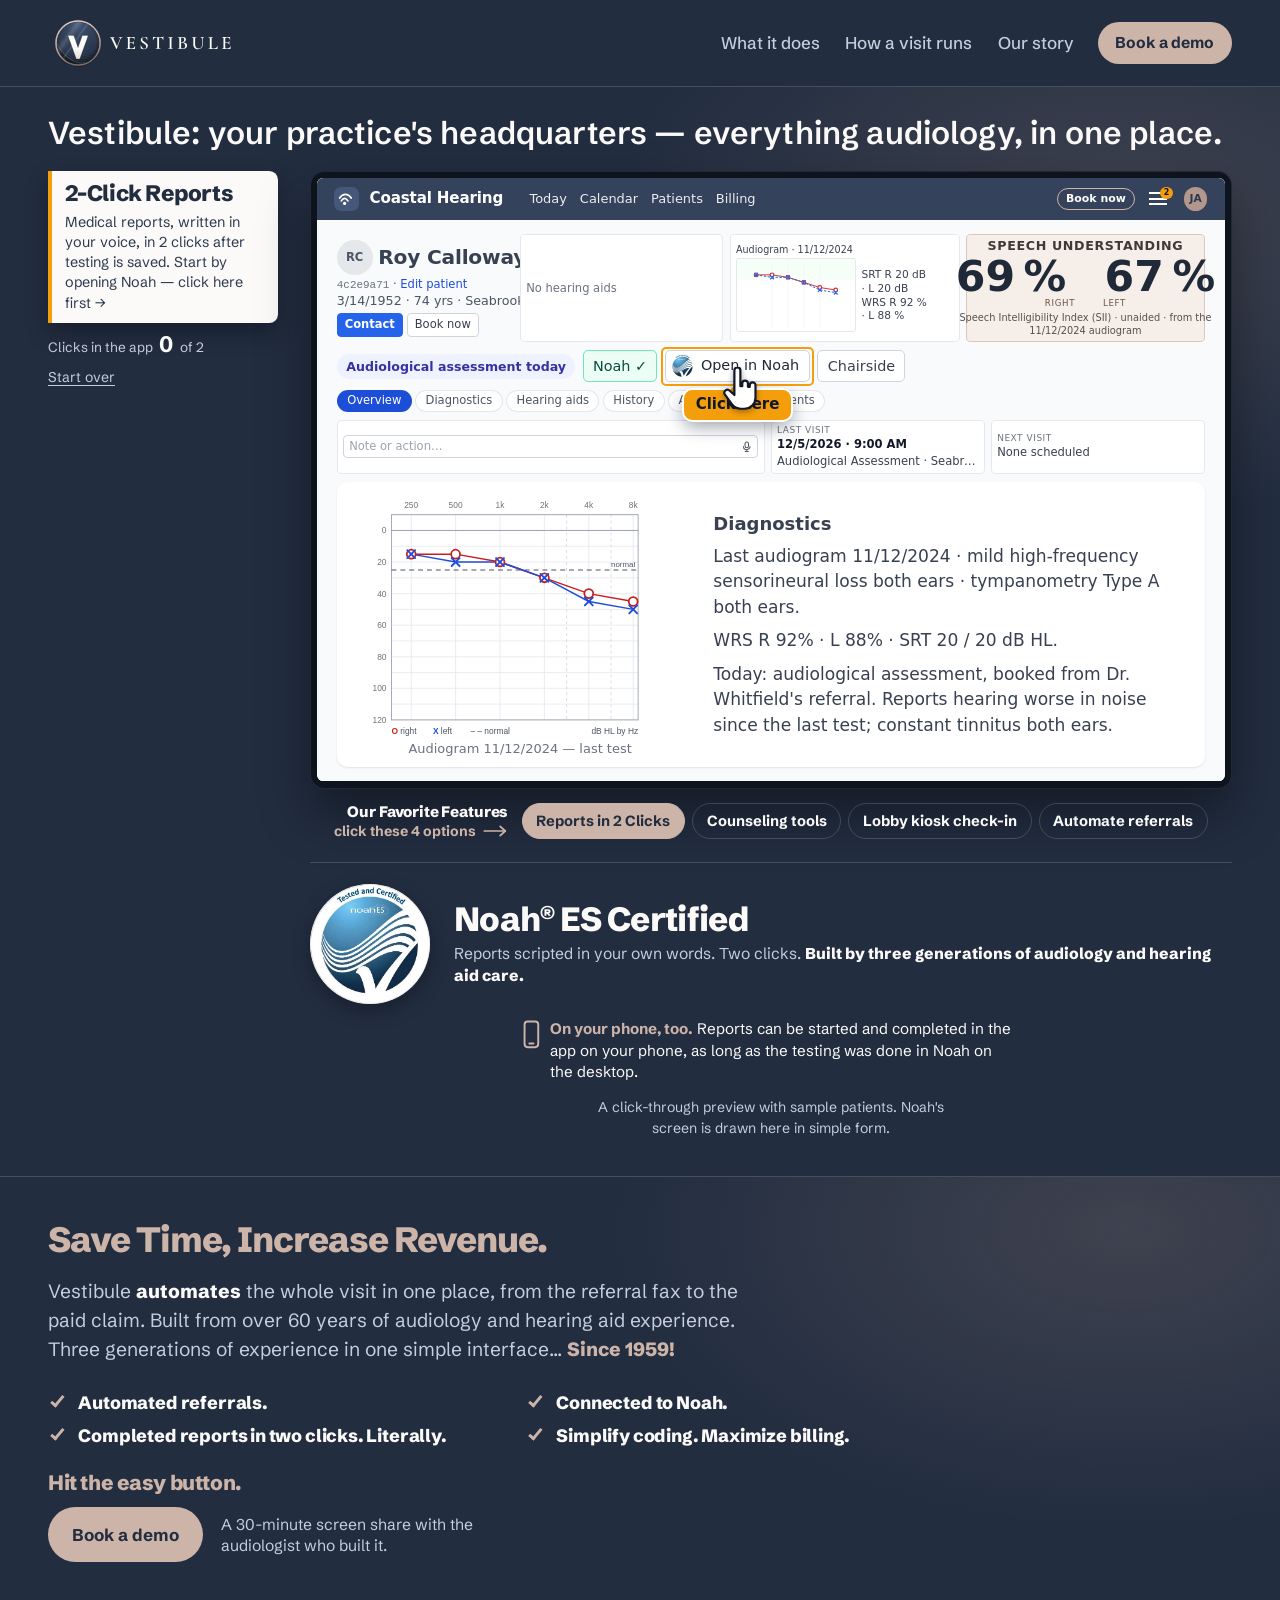
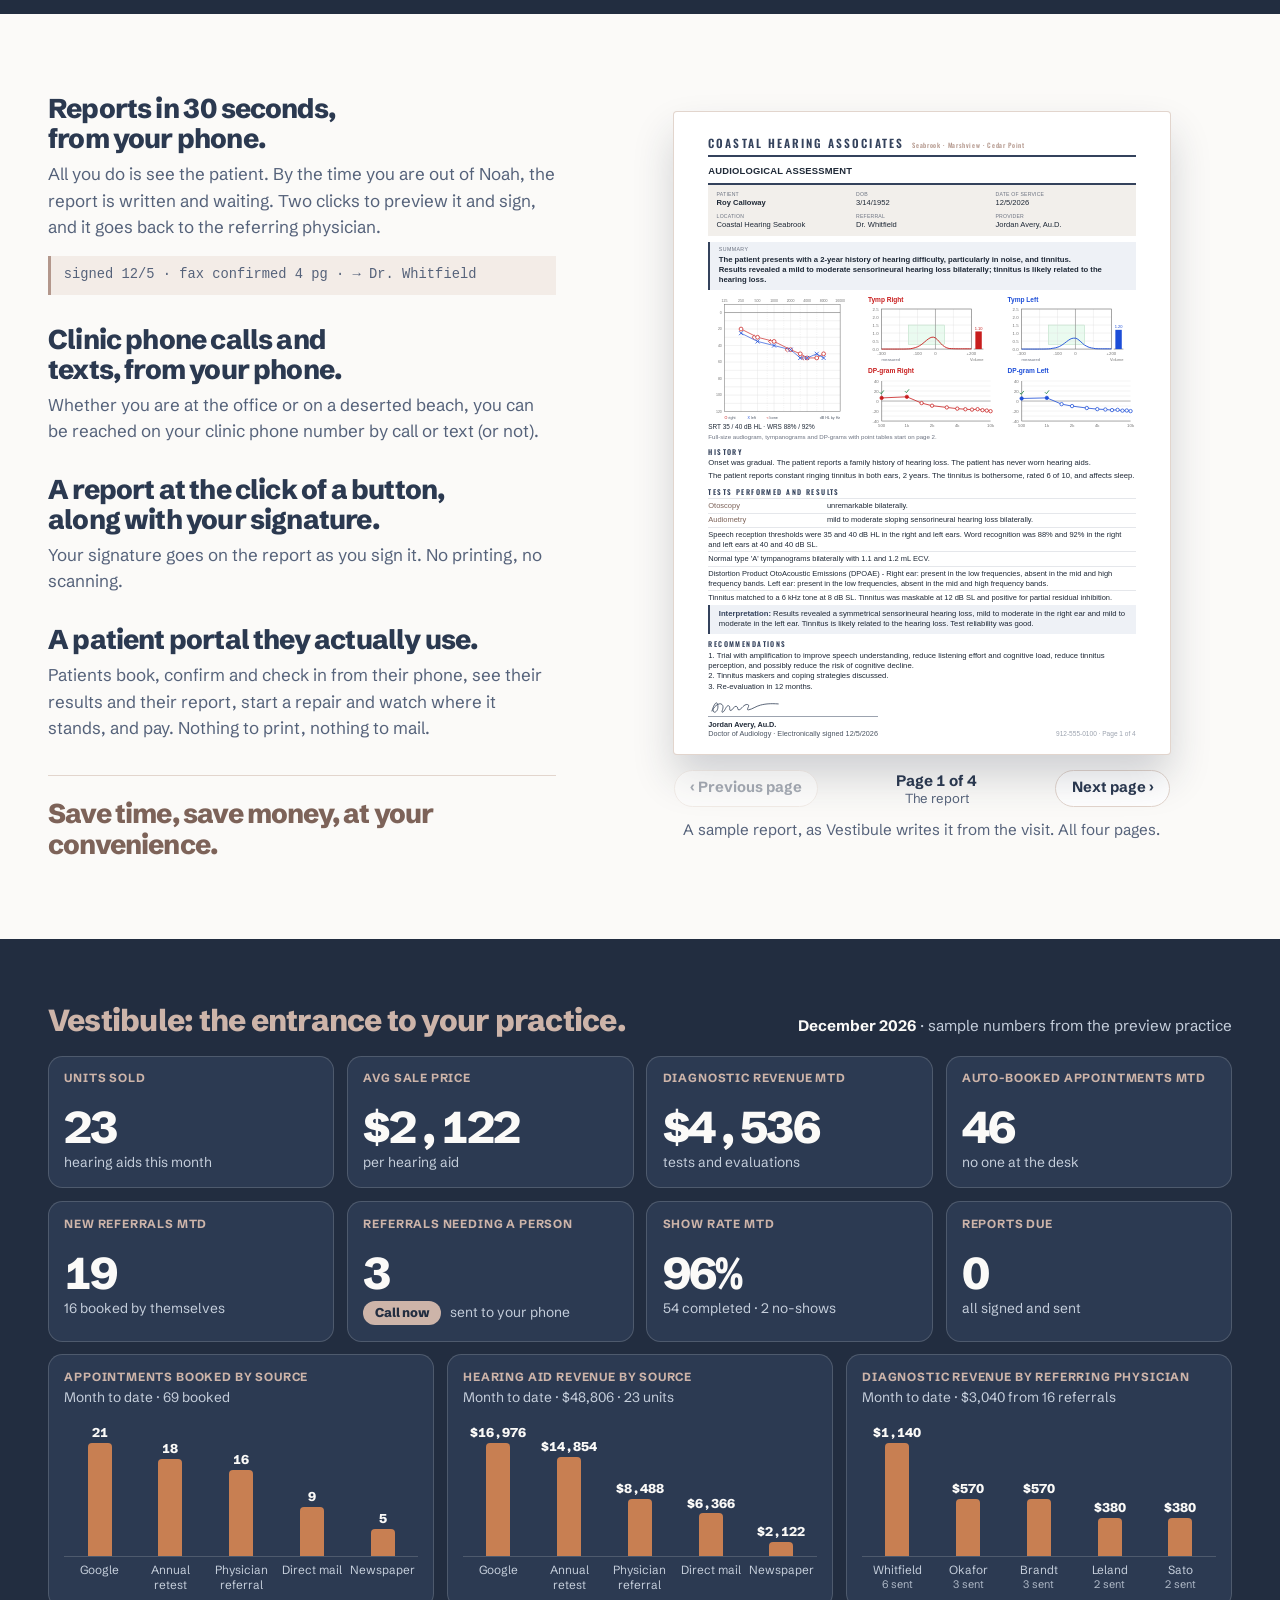
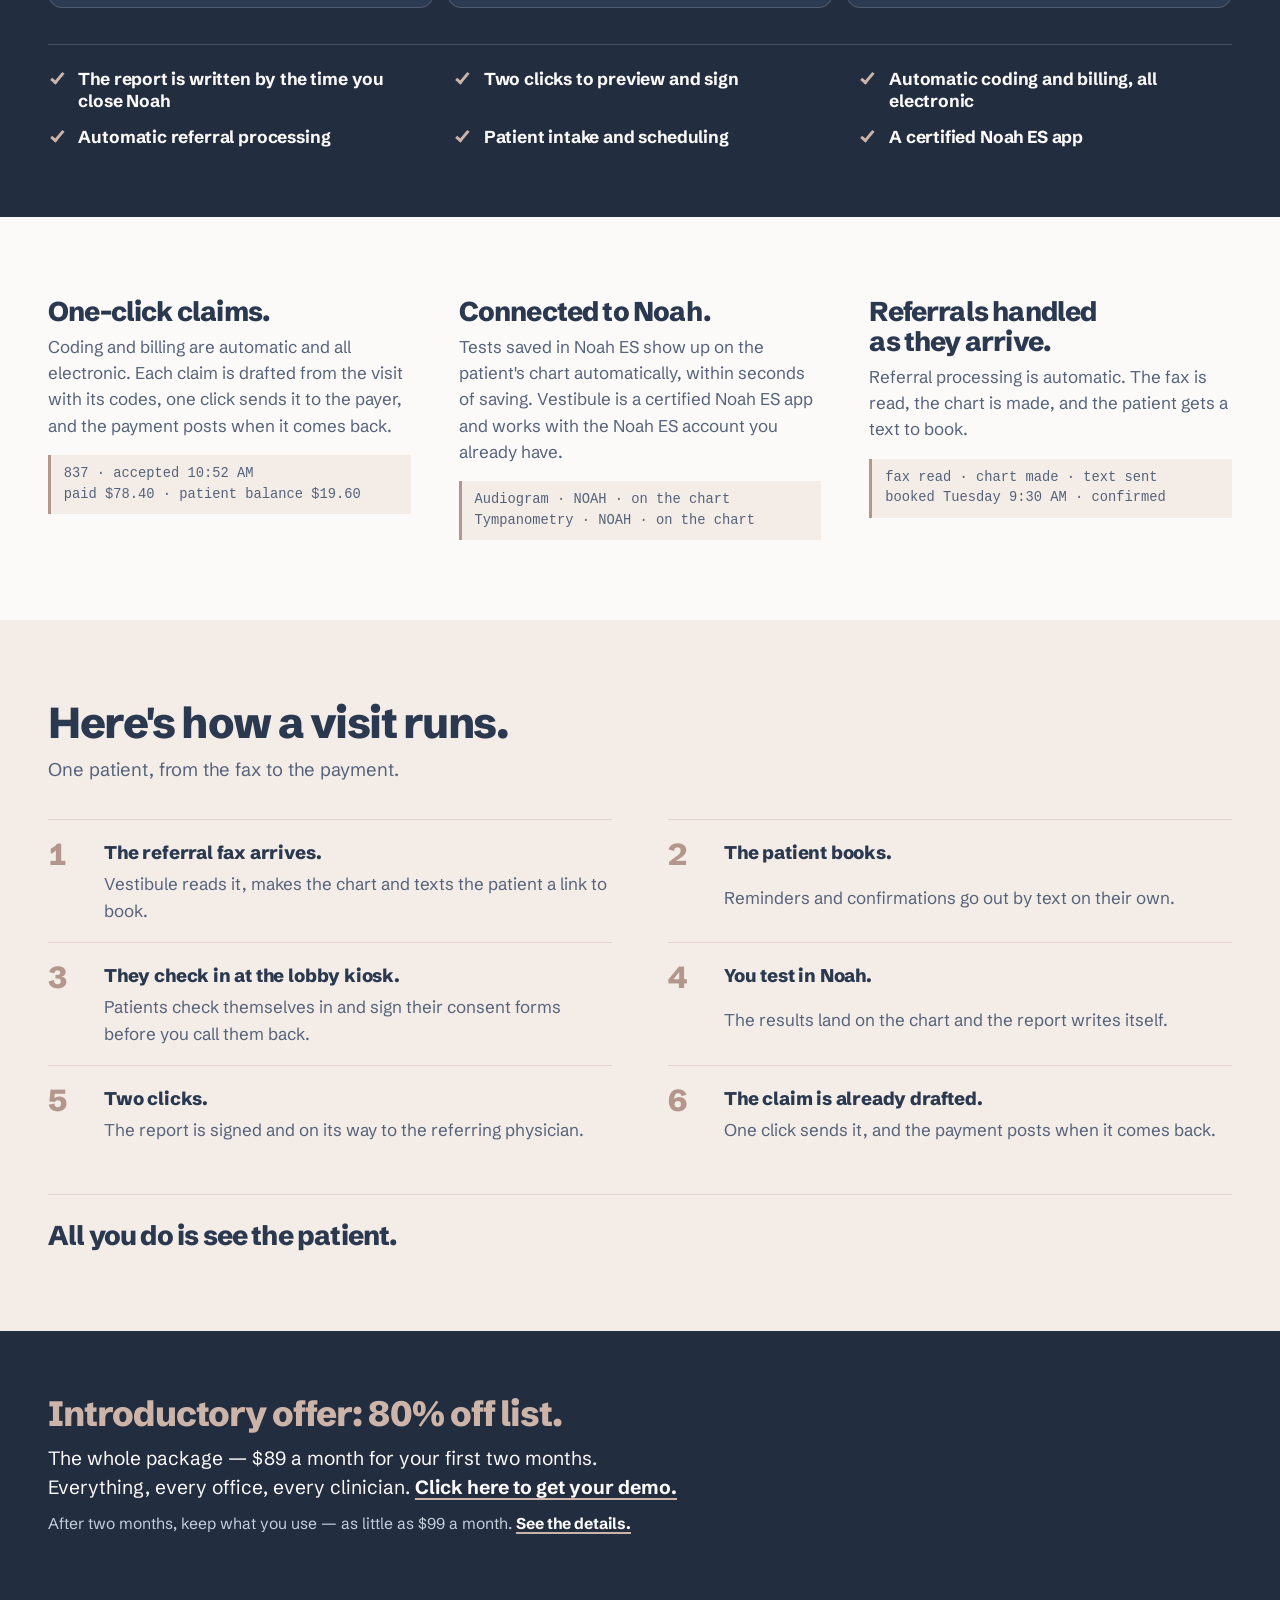
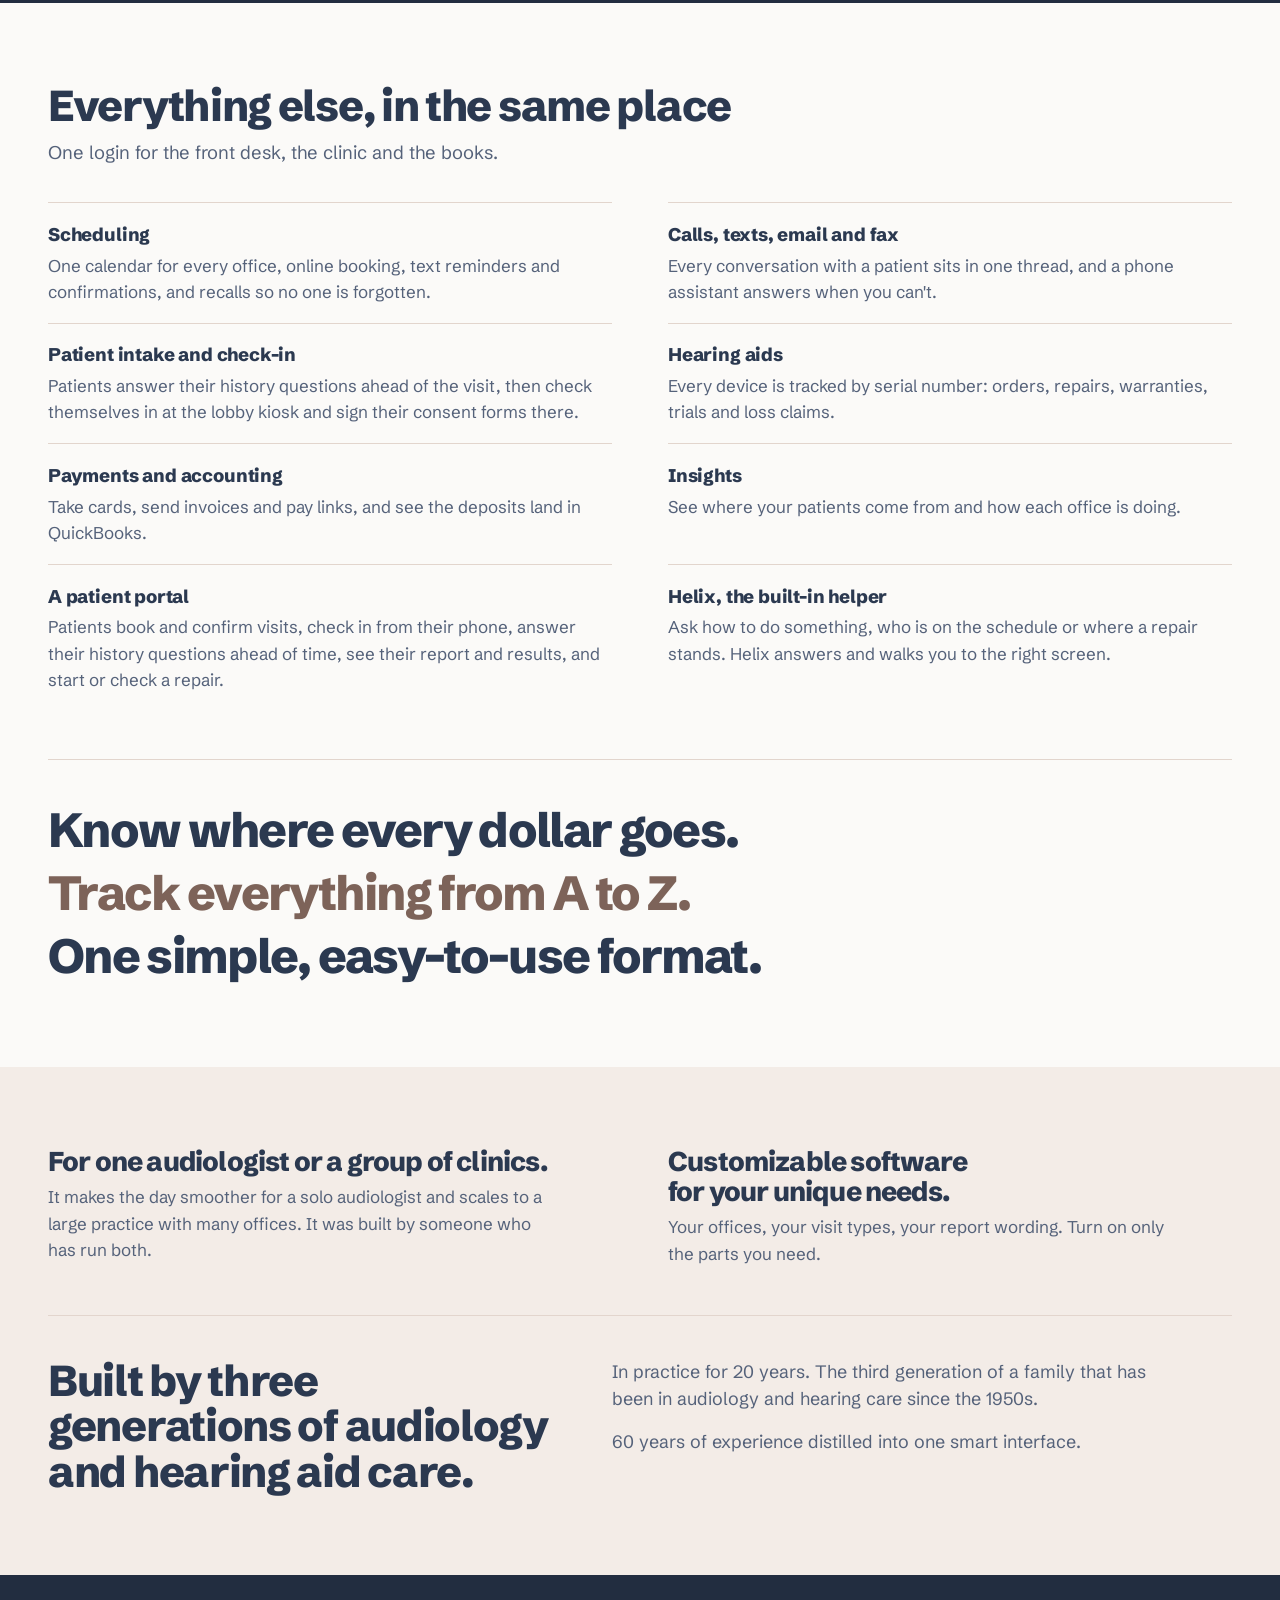
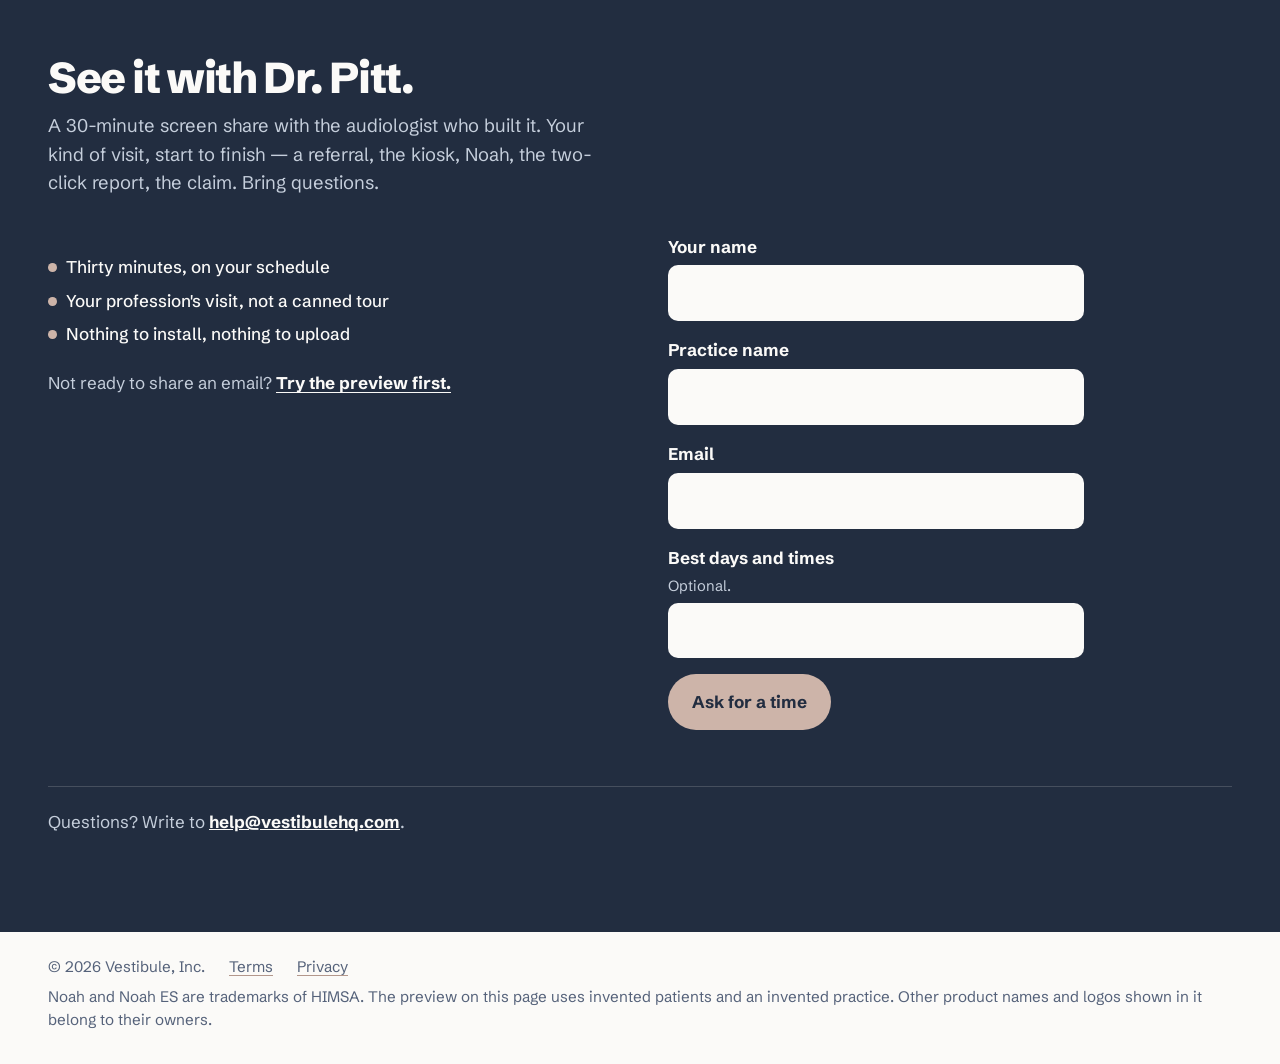
<file: audiologists.html>
<!doctype html>
<html lang="en">
<head>
<meta charset="utf-8">
<meta name="viewport" content="width=device-width, initial-scale=1, viewport-fit=cover">
<title>Vestibule: your practice's headquarters — everything audiology, in one place.</title>
<meta name="description" content="Practice-management software for audiology practices. Referral faxes read and booked automatically, Noah results on the chart, reports signed in two clicks. Noah ES certified.">
<link rel="canonical" href="https://vestibulehq.com/audiologists">
<meta property="og:type" content="website">
<meta property="og:url" content="https://vestibulehq.com/audiologists">
<meta property="og:site_name" content="Vestibule">
<meta property="og:title" content="Vestibule: your practice's headquarters — everything audiology, in one place.">
<meta property="og:description" content="Practice-management software for audiology practices. Referral faxes read and booked automatically, Noah results on the chart, reports signed in two clicks. Noah ES certified.">
<link rel="icon" href="favicon.ico" sizes="48x48">
<link rel="icon" href="favicon.svg" type="image/svg+xml">
<link rel="apple-touch-icon" href="apple-touch-icon.png">
<link rel="preconnect" href="https://fonts.googleapis.com">
<link rel="preconnect" href="https://fonts.gstatic.com" crossorigin>
<link href="https://fonts.googleapis.com/css2?family=Cormorant+Garamond:wght@600&family=Oswald:wght@500;600&family=Schibsted+Grotesk:wght@400;500;700;800&display=swap" rel="stylesheet">
<link rel="stylesheet" href="site.css">
</head>
<body>

<header class="top">
  <div class="wrap top-in">
    <a class="brand" href="#top"><img class="brand-lockup" src="brand/vestibule-lockup-horizontal-dark.svg" width="190" height="60" alt="Vestibule"><img class="brand-mark" src="brand/vestibule-mark-small.svg" width="44" height="44" alt="Vestibule"></a>
    <nav class="top-nav" aria-label="On this page">
      <a href="#get">What it does</a>
      <a href="#visit">How a visit runs</a>
      <a href="#story">Our story</a>
    </nav>
    <a class="btn" href="#demo">Book a demo</a>
  </div>
</header>

<main>

  <!-- The fold (PROF-PAGES-2): the home fold's shape, with this page's own line, scenes and words. One
       headline line that fills the content width on one line; on the left the fly-in rail, from the top of
       its column; on the right the demo practice's screen, the site's click-through for every scene, with
       the lead-in and the scene chips under it, the Noah ES certification band directly under the chips,
       then the phone line and the sample-patients line. No price here: the offer is the band lower on the
       page. Every name in the screens is invented. -->
  <section class="fold" id="top">
    <div class="wrap">
      <h1 class="fold-line">Vestibule: your practice's headquarters — everything audiology, in one place.</h1>
      <div class="fold-grid">
        <div class="fold-side">
          <!-- The rail, first in its column: the report scene's fly-ins land here, one per step, the earlier
               ones folded to their bold line; the counseling scene's land here too (COUNSEL-SITE-1); the other two scenes show their hint here instead. -->
          <aside class="fold-rail" id="fold-rail" aria-live="polite">
            <div class="fly-stack" id="fly-stack">
              <div class="fly now" id="fly-hint" hidden><p class="fly-b" id="demo-hint"></p></div>
            </div>
            <div class="fly-foot">
              <p class="fly-count" id="fly-count">Clicks in the app <b id="fly-clicks">0</b> of 2</p>
              <button type="button" class="go" id="demo-next" hidden></button>
              <button type="button" class="again" id="demo-again">Start over</button>
            </div>
          </aside>
        </div>

        <div class="fold-screen">
          <div class="stage desk" id="stage">
          <div class="phone" id="phone">
            <div class="screen">
              <div class="app">
                <button type="button" class="a-flag" id="flag" tabindex="-1" aria-hidden="true" hidden></button>

              <!-- Counseling tools: the app's Patient Review (COUNSEL-SITE-1), holding back what subscribers get.
                   The audiogram with the speech canoe, the tympanograms and the DP-grams are drawn by site.js (the
                   app's own drawings with Roy's numbers, the report scene's); the ear and the three style pictures
                   are the app's own files under pictures/counseling/. Cochlea, the Hearing Loss Simulator, the
                   zoomed parts of the ear and everything past the three styles are locked, in the mock's words. -->
              <div class="scr d prv" data-screen="ha-counsel" data-live hidden>
                <div class="d-top">
                <span class="a-logo"><svg viewBox="0 0 20 20" fill="none" stroke="#fff" stroke-width="2" stroke-linecap="round" aria-hidden="true"><path d="M4 12c2.5-4 5.5-4 8 0"/><path d="M2 8.5c4-6 10-6 14 0"/><circle cx="8" cy="15" r="1" fill="#fff"/></svg></span>
                <b>Coastal Hearing</b>
                <span class="d-nav" aria-hidden="true"><span>Today</span><span>Calendar</span><span>Patients</span><span>Billing</span></span>
                <span class="a-pill">Book now</span>
                <span class="a-burger"><i>2</i></span>
                <span class="a-me">JA</span>
                </div>
                <div class="prv-page">
                  <div class="prv-head">
                    <div>
                      <button type="button" class="prv-crumb" data-go="report-desk">← Roy Calloway</button>
                      <h2>Patient Review</h2>
                      <p class="prv-who">Roy Calloway · visit <span data-d="0">10/28/2026</span> · audiogram <span data-d="0">10/28/2026</span></p>
                    </div>
                    <div class="prv-sii"><p class="t">Speech understanding</p><div class="v"><div>45%<small>Right ear</small></div><div>45%<small>Left ear</small></div></div></div>
                  </div>
                  <div class="prv-tabs" role="tablist" aria-label="Patient Review">
                    <button type="button" class="prv-tab" role="tab" data-pr-tab="aud" aria-selected="true">Audiogram</button>
                    <button type="button" class="prv-tab" role="tab" data-pr-tab="ana" aria-selected="false">Anatomy</button>
                    <button type="button" class="prv-tab" role="tab" data-pr-tab="coc" aria-selected="false">Cochlea <svg class="prv-lock" viewBox="0 0 16 16" role="img" aria-label="locked"><rect x="3" y="7" width="10" height="7.5" rx="1.5" fill="currentColor"/><path d="M5 7V5a3 3 0 0 1 6 0v2" fill="none" stroke="currentColor" stroke-width="1.6"/></svg></button>
                    <button type="button" class="prv-tab" role="tab" data-pr-tab="tym" aria-selected="false">Tymp</button>
                    <button type="button" class="prv-tab" role="tab" data-pr-tab="oae" aria-selected="false">OAE</button>
                    <button type="button" class="prv-tab" role="tab" data-pr-tab="sim" aria-selected="false">Hearing Loss Simulator <svg class="prv-lock" viewBox="0 0 16 16" role="img" aria-label="locked"><rect x="3" y="7" width="10" height="7.5" rx="1.5" fill="currentColor"/><path d="M5 7V5a3 3 0 0 1 6 0v2" fill="none" stroke="currentColor" stroke-width="1.6"/></svg></button>
                    <button type="button" class="prv-tab" role="tab" data-pr-tab="ha" aria-selected="false">Hearing aids</button>
                  </div>
                  <div class="prv-pane" data-pr-pane="aud">
                    <div class="prv-aud">
                      <div class="prv-panel"><span class="prv-noah"><img data-seal alt="" width="20" height="20">Noah · <span data-d="0">10/28/2026</span></span><svg class="prv-chart" viewBox="0 0 790 735" role="img" aria-label="Roy’s audiogram over the speech sounds"></svg></div>
                      <div class="prv-ctl">
                        <div class="prv-seg" role="group" aria-label="Whose hearing to show"><button type="button" data-pr-who="normal" aria-pressed="false">Normal hearing</button><button type="button" data-pr-who="theirs" aria-pressed="true">Roy’s hearing</button><button type="button" data-pr-who="example" aria-pressed="false">Example loss</button></div>
                        <div class="prv-seg" role="group" aria-label="Which ear"><button type="button" data-pr-ear="R" aria-pressed="false">Right ear</button><button type="button" data-pr-ear="L" aria-pressed="false">Left ear</button><button type="button" data-pr-ear="B" aria-pressed="true">Both ears</button></div>
                        <p class="prv-note">The shaded shape is the speech sounds; what sits above Roy’s lines is what he misses. His Speech understanding — the share of speech he can hear — is in the header. Switch to Normal hearing or an Example loss to compare.</p>
                      </div>
                    </div>
                  </div>
                  <div class="prv-pane" data-pr-pane="ana" hidden>
                    <div class="prv-ana">
                      <figure class="prv-pic"><img src="pictures/counseling/ear.webp" alt="Cross-section of the ear: pinna and canal, eardrum and the three bones, cochlea and balance canals, the nerve" loading="lazy" draggable="false"><svg viewBox="0 0 2048 1152" aria-hidden="true"><text class="rlabel" x="110" y="1090">Outer ear</text><text class="rlabel" x="1250" y="1090">Middle ear</text><text class="rlabel" x="1560" y="110">Inner ear</text></svg></figure>
                      <div class="prv-thumbs" role="group" aria-label="Focus on a part">
                        <button type="button" class="prv-thumb" data-pr-thumb="whole" aria-pressed="true"><i style="background-size: 100% 100%; background-position: 0 0;"></i><span>Whole</span></button>
                        <button type="button" class="prv-thumb" data-pr-thumb="outer" aria-pressed="false"><i style="background-size: 163.93% 163.93%; background-position: 0% 48.72%;"></i><span>Outer <svg class="prv-lock" viewBox="0 0 16 16" role="img" aria-label="locked"><rect x="3" y="7" width="10" height="7.5" rx="1.5" fill="currentColor"/><path d="M5 7V5a3 3 0 0 1 6 0v2" fill="none" stroke="currentColor" stroke-width="1.6"/></svg></span></button>
                        <button type="button" class="prv-thumb" data-pr-thumb="middle" aria-pressed="false"><i style="background-size: 416.67% 416.67%; background-position: 71.84% 51.58%;"></i><span>Middle <svg class="prv-lock" viewBox="0 0 16 16" role="img" aria-label="locked"><rect x="3" y="7" width="10" height="7.5" rx="1.5" fill="currentColor"/><path d="M5 7V5a3 3 0 0 1 6 0v2" fill="none" stroke="currentColor" stroke-width="1.6"/></svg></span></button>
                        <button type="button" class="prv-thumb" data-pr-thumb="inner" aria-pressed="false"><i style="background-size: 316.46% 316.46%; background-position: 100% 33.04%;"></i><span>Inner <svg class="prv-lock" viewBox="0 0 16 16" role="img" aria-label="locked"><rect x="3" y="7" width="10" height="7.5" rx="1.5" fill="currentColor"/><path d="M5 7V5a3 3 0 0 1 6 0v2" fill="none" stroke="currentColor" stroke-width="1.6"/></svg></span></button>
                      </div>
                      <div class="prv-locked part" data-pr-lock="part"><b>Subscribers only</b><span>Each part zoomed, with its common conditions and a picture of each — presbycusis, noise-induced loss, and more.</span></div>
                    </div>
                  </div>
                  <div class="prv-pane" data-pr-pane="coc" hidden><div class="prv-locked solo"><b>Subscribers only</b><span>The cochlea unrolled into the audiogram — normal, presbycusis, the noise notch — with the hair-cell pictures.</span></div></div>
                  <div class="prv-pane" data-pr-pane="tym" hidden>
                    <p class="prv-src"><img data-seal alt="" width="20" height="20">From Noah · <span data-d="0">10/28/2026</span></p>
                    <div class="prv-fig" data-pr-fig="tymp">
                      <figure><b style="color: #b91c1c;">Tymp Right</b><svg viewBox="0 0 300 250" role="img" aria-label="Tymp Right — modeled from values" data-pr-tymp="right"></svg><small>modeled from values</small></figure>
                      <figure><b style="color: #1d4ed8;">Tymp Left</b><svg viewBox="0 0 300 250" role="img" aria-label="Tymp Left — modeled from values" data-pr-tymp="left"></svg><small>modeled from values</small></figure>
                    </div>
                  </div>
                  <div class="prv-pane" data-pr-pane="oae" hidden>
                    <p class="prv-src"><svg viewBox="0 0 16 16" fill="none" stroke="currentColor" stroke-width="1.3" stroke-linejoin="round" aria-hidden="true"><path d="M4.5 6V2.5h7V6"/><path d="M3 6h10a1 1 0 0 1 1 1v4h-2.5v2.5h-7V11H2V7a1 1 0 0 1 1-1z"/><path d="M6 11h4" stroke-linecap="round"/></svg>Auto-uploaded from the Titan printout · <span data-d="0">10/28/2026</span></p>
                    <div class="prv-fig" data-pr-fig="oae">
                      <figure><svg viewBox="0 0 380 260" role="img" aria-label="Right ear DP-gram" data-pr-dp="right"></svg></figure>
                      <figure><svg viewBox="0 0 380 260" role="img" aria-label="Left ear DP-gram" data-pr-dp="left"></svg></figure>
                      <p class="fine">Shaded band: 5th–95th percentile normal range, Ramos, Kristensen &amp; Beck, Hearing Review 2013;20(11):30-33, Table 3 (N=39; 65/55 dB SPL, f2/f1 1.22).</p>
                    </div>
                  </div>
                  <div class="prv-pane" data-pr-pane="sim" hidden><div class="prv-locked solo"><b>Subscribers only</b><span>Hear a railroad crossing, or a voice in a restaurant, through Roy’s loss — then through normal hearing. Part of Vestibule.</span></div></div>
                  <div class="prv-pane" data-pr-pane="ha" hidden>
                    <div class="prv-ha" data-pr-ha="style">
                      <div class="prv-ha-head"><p class="prv-ha-line">Hearing aids · 1 of 3 · The style</p><span class="prv-ha-link">Know the make and model? Quick order →</span></div>
                      <div class="prv-cards">
                        <div class="prv-card"><span class="nm">Behind the ear <span class="acr">BTE</span></span><img src="pictures/counseling/ha-bte-section@1x.webp" alt="Cross-section: behind the ear device in the ear" loading="lazy" draggable="false"><span class="ln">The device sits behind the ear; a tube carries sound to a custom earmold.</span><button type="button" class="prv-choose" data-pr-choose="BTE">Choose this style</button></div>
                        <div class="prv-card"><span class="nm">Receiver in the canal <span class="acr">RIC</span></span><img src="pictures/counseling/ha-ric-section@1x.webp" alt="Cross-section: receiver in the canal device in the ear" loading="lazy" draggable="false"><span class="ln">A small piece behind the ear; a thin wire carries sound to a receiver in the canal.</span><button type="button" class="prv-choose" data-pr-choose="RIC">Choose this style</button></div>
                        <div class="prv-card"><span class="nm">Completely in the canal <span class="acr">CIC</span></span><img src="pictures/counseling/ha-cic-section@1x.webp" alt="Cross-section: completely in the canal device in the ear" loading="lazy" draggable="false"><span class="ln">The whole device sits inside the ear canal.</span><button type="button" class="prv-choose" data-pr-choose="CIC">Choose this style</button></div>
                      </div>
                      <p class="prv-fine">Artist’s renderings · not to scale · for instruction only.</p>
                    </div>
                    <div class="prv-locked solo" data-pr-ha="locked" hidden><b>Subscribers only</b><span>The device the practice fits, and Order hearing aids — the order card filled in, the purchase agreement on his phone.</span></div>
                  </div>
                </div>
              </div>
                  <!-- Report, the chart: the last test on it, then today's, then the report (SITE-CLICK-2) -->
                  <div class="scr d" data-screen="d-chart">
                <div class="d-top">
                  <span class="a-logo"><svg viewBox="0 0 20 20" fill="none" stroke="#fff" stroke-width="2" stroke-linecap="round" aria-hidden="true"><path d="M4 12c2.5-4 5.5-4 8 0"/><path d="M2 8.5c4-6 10-6 14 0"/><circle cx="8" cy="15" r="1" fill="#fff"/></svg></span>
                  <b>Coastal Hearing</b>
                  <span class="d-nav" aria-hidden="true"><span>Today</span><span>Calendar</span><span>Patients</span><span>Billing</span></span>
                  <span class="a-pill">Book now</span>
                  <span class="a-burger"><i>2</i></span>
                  <span class="a-me">JA</span>
                </div>
                    <div class="d-page">
                      <!-- The chart header as the app's CHART-HEADER-3 draws it (screens/patients-id.webp, 8dc74366): the band of four
                           slots — the identity (the avatar, the name, the chart id · Edit patient, DOB · age · office, Contact and Book
                           now beneath), the hearing aids, the audiogram thumbnail with SRT · WRS beside it, the Speech understanding box —
                           then the verb row, the tabs, and under the tabs the first scrolling row: the note box, Last visit, Next visit.
                           The thumbnail, the SRT · WRS lines and the box's numbers follow the scene: the last test's, then today's. The
                           note box is the app's phone line at every width (its desktop box would push the results card under a 768-px
                           laptop's fold — SITE-SYNC-1's rule). Under 50rem of stage the app's phone form: the identity without its box,
                           the number box full width, then the aids and the audiogram side by side. The chip at the head of the verb row
                           is the scene's own state, as the app seats a state chip there. -->
                      <div class="fc-slots" id="fc-slots">
                        <div class="fc-slot fc-id">
                          <span class="fc-id-name"><span class="d-av" aria-hidden="true">RC</span><b class="d-name">Roy Calloway</b></span>
                          <span class="fc-id-line"><code>4c2e9a71</code> · <span class="fc-link">Edit patient</span></span>
                          <span class="fc-id-facts">3/14/1952 · <span data-age="1952-03-14">74 yrs</span> · Seabrook</span>
                          <span class="fc-id-verbs"><span class="d-btn pri">Contact</span><span class="d-btn">Book now</span></span>
                        </div>
                        <div class="fc-slot fc-aids">No hearing aids</div>
                        <div class="fc-slot fc-th">
                          <span id="fc-th-before"><small>Audiogram · <span data-old>10/10/2024</span></small><span class="fc-th-row"><svg class="fc-thumb" viewBox="0 0 150 92" aria-hidden="true"><rect width="150" height="26.6" fill="#f0fdf4" opacity="0.6"/><path d="M44.6 4V88M64.9 4V88M85.1 4V88M105.4 4V88" stroke="#f3f4f6"/><polyline points="24.3,20.2 44.6,20.2 64.9,23.4 85.1,29.8 105.4,36.3 125.7,39.5" fill="none" stroke="#dc2626" stroke-width="1.2"/><g fill="#fff" stroke="#dc2626" stroke-width="1.4"><circle cx="24.3" cy="20.2" r="2.4"/><circle cx="44.6" cy="20.2" r="2.4"/><circle cx="64.9" cy="23.4" r="2.4"/><circle cx="85.1" cy="29.8" r="2.4"/><circle cx="105.4" cy="36.3" r="2.4"/><circle cx="125.7" cy="39.5" r="2.4"/></g><polyline points="24.3,20.2 44.6,23.4 64.9,23.4 85.1,29.8 105.4,39.5 125.7,42.8" fill="none" stroke="#2563eb" stroke-width="1.2" stroke-dasharray="3 2"/><path d="M21.9 17.8l4.8 4.8M21.9 22.6l4.8-4.8M42.2 21l4.8 4.8M42.2 25.8l4.8-4.8M62.5 21l4.8 4.8M62.5 25.8l4.8-4.8M82.7 27.4l4.8 4.8M82.7 32.2l4.8-4.8M103 37.1l4.8 4.8M103 41.9l4.8-4.8M123.3 40.4l4.8 4.8M123.3 45.2l4.8-4.8" fill="none" stroke="#2563eb" stroke-width="1.4"/></svg><span class="fc-sw"><span><span class="nw">SRT R 20 dB</span> <span class="nw">· L 20 dB</span></span><span><span class="nw">WRS R 92 %</span> <span class="nw">· L 88 %</span></span></span></span></span>
                          <span id="fc-th-after" hidden><small>Audiogram · <span data-d="0">11/2/2026</span></small><span class="fc-th-row"><svg class="fc-thumb" viewBox="0 0 150 92" aria-hidden="true"><rect width="150" height="26.6" fill="#f0fdf4" opacity="0.6"/><path d="M44.6 4V88M64.9 4V88M85.1 4V88M105.4 4V88" stroke="#f3f4f6"/><polyline points="24.3,20.2 44.6,20.2 64.9,23.4 85.1,46 105.4,52.5 125.7,58.9" fill="none" stroke="#dc2626" stroke-width="1.2"/><g fill="#fff" stroke="#dc2626" stroke-width="1.4"><circle cx="24.3" cy="20.2" r="2.4"/><circle cx="44.6" cy="20.2" r="2.4"/><circle cx="64.9" cy="23.4" r="2.4"/><circle cx="85.1" cy="46" r="2.4"/><circle cx="105.4" cy="52.5" r="2.4"/><circle cx="125.7" cy="58.9" r="2.4"/></g><polyline points="24.3,20.2 44.6,23.4 64.9,23.4 85.1,46 105.4,55.7 125.7,62.2" fill="none" stroke="#2563eb" stroke-width="1.2" stroke-dasharray="3 2"/><path d="M21.9 17.8l4.8 4.8M21.9 22.6l4.8-4.8M42.2 21l4.8 4.8M42.2 25.8l4.8-4.8M62.5 21l4.8 4.8M62.5 25.8l4.8-4.8M82.7 43.6l4.8 4.8M82.7 48.4l4.8-4.8M103 53.3l4.8 4.8M103 58.1l4.8-4.8M123.3 59.8l4.8 4.8M123.3 64.6l4.8-4.8" fill="none" stroke="#2563eb" stroke-width="1.4"/></svg><span class="fc-sw"><span><span class="nw">SRT R 30 dB</span> <span class="nw">· L 30 dB</span></span><span><span class="nw">WRS R 76 %</span> <span class="nw">· L 72 %</span></span></span></span></span>
                        </div>
                        <div class="fc-slot fc-tile">
                          <small>Speech understanding</small>
                          <div class="fc-si" id="fc-si-before"><span class="fc-si-n"><b>69&#8239;%</b><b>67&#8239;%</b></span><small class="fc-lr"><span>Right</span><span>Left</span></small><small class="fc-ai">Speech Intelligibility Index (SII) · unaided · from the <span data-old>10/10/2024</span> audiogram</small></div>
                          <div class="fc-si" id="fc-si-after" hidden><span class="fc-si-n"><b>45&#8239;%</b><b>45&#8239;%</b></span><small class="fc-lr"><span>Right</span><span>Left</span></small><small class="fc-ai">Speech Intelligibility Index (SII) · unaided · from the <span data-d="0">11/2/2026</span> audiogram</small></div>
                        </div>
                      </div>
                      <div class="d-row fc-row">
                        <span class="fc-chip" id="fc-chip">Audiological assessment today</span>
                        <span class="d-ok">Noah ✓</span>
                        <button type="button" class="d-btn d-noah" data-go="report-noah"><img data-seal alt="" width="28" height="28">Open in Noah</button>
                        <!-- Report due, as the app draws it: an amber band in the verb row, Preview now (click 1) and Edit -->
                        <span class="fc-due" id="fc-due" hidden><svg viewBox="0 0 16 16" fill="none" stroke="currentColor" stroke-width="1.3" stroke-linejoin="round" aria-hidden="true"><path d="M3.5 1.5h6l3 3v10h-9z"/><path d="M9.5 1.5v3h3M5.5 8h5M5.5 11h5"/></svg><b>Report due:</b><button type="button" class="fc-due-btn pri" id="fc-preview" data-go="report-preview">Preview now</button><button type="button" class="fc-due-btn" id="fc-edit">Edit</button></span>
                        <!-- Chairside at the end of the verb row (the app's CHAIRSIDE-DOOR-1: a chart with a visit today) -->
                        <span class="d-btn fc-chair">Chairside</span>
                      </div>
                      <div class="fc-tabs" aria-hidden="true"><span class="on">Overview</span><span>Diagnostics</span><span>Hearing aids</span><span>History</span><span>Account</span><span>Documents</span></div>
                      <div class="fc-first" aria-hidden="true">
                        <div class="fc-slot fc-nb"><span class="fc-nb-in">Note or action…<svg class="fc-mic" viewBox="0 0 16 16" fill="none" stroke="currentColor" stroke-width="1.4" stroke-linecap="round" stroke-linejoin="round" aria-hidden="true"><rect x="5.6" y="1.5" width="4.8" height="8" rx="2.4"/><path d="M3.5 7.5a4.5 4.5 0 0 0 9 0M8 12v2.5M5.8 14.5h4.4"/></svg></span></div>
                        <div class="fc-slot fc-visit"><small>Last visit</small><b><span data-d="0">11/2/2026</span> · 9:00 AM</b><span>Audiological Assessment · Seabrook</span></div>
                        <div class="fc-slot fc-visit"><small>Next visit</small><span>None scheduled</span></div>
                      </div>
                    <div class="d-card fc-card">
                        <div class="fc-res" id="fc-res">
                          <div class="fc-fig">
                            <svg class="fc-plot" id="fc-plot-before" viewBox="0 0 300 250" role="img" aria-label="Audiogram of the sample patient from the last test, about two years ago: a mild high-frequency sensorineural hearing loss in both ears. Right ear in red circles, left ear in blue crosses, and a dashed line at the limit of normal hearing."><rect x="40" y="24" width="250" height="208" fill="#fff"/><path d="M40 24H290M40 40H290M40 56H290M40 72H290M40 88H290M40 104H290M40 120H290M40 136H290M40 152H290M40 168H290M40 184H290M40 200H290M40 216H290M40 232H290M60 24V232M105 24V232M150 24V232M195 24V232M240 24V232M285 24V232" fill="none" stroke="#E5E7EB" stroke-width="0.8"/><path d="M217.5 24V232M262.5 24V232" fill="none" stroke="#D1D5DB" stroke-width="0.8" stroke-dasharray="3 3"/><path d="M40 40H290" stroke="#9CA3AF" stroke-width="1"/><rect x="40" y="24" width="250" height="208" fill="none" stroke="#9CA3AF" stroke-width="0.9"/><path d="M40 80H290" fill="none" stroke="#4B5563" stroke-width="1.1" stroke-dasharray="5 4"/><text x="287" y="77" font-family="Helvetica, Arial, sans-serif" font-size="8" fill="#4B5563" text-anchor="end">normal</text><g font-family="Helvetica, Arial, sans-serif" font-size="8.5" fill="#737373" text-anchor="middle"><text x="60" y="17">250</text><text x="105" y="17">500</text><text x="150" y="17">1k</text><text x="195" y="17">2k</text><text x="240" y="17">4k</text><text x="285" y="17">8k</text></g><g font-family="Helvetica, Arial, sans-serif" font-size="8.5" fill="#737373" text-anchor="end"><text x="35" y="43">0</text><text x="35" y="75">20</text><text x="35" y="107">40</text><text x="35" y="139">60</text><text x="35" y="171">80</text><text x="35" y="203">100</text><text x="35" y="235">120</text></g><polyline points="60,64 105,64 150,72 195,88 240,104 285,112" fill="none" stroke="#C81E1E" stroke-width="1.5"/><polyline points="60,64 105,72 150,72 195,88 240,112 285,120" fill="none" stroke="#1D4ED8" stroke-width="1.5"/><g fill="#fff" stroke="#C81E1E" stroke-width="1.8"><circle cx="60" cy="64" r="4.5"/><circle cx="105" cy="64" r="4.5"/><circle cx="150" cy="72" r="4.5"/><circle cx="195" cy="88" r="4.5"/><circle cx="240" cy="104" r="4.5"/><circle cx="285" cy="112" r="4.5"/></g><g fill="none" stroke="#1D4ED8" stroke-width="1.9" stroke-linecap="round"><path d="M56 60l8 8M64 60l-8 8"/><path d="M101 68l8 8M109 68l-8 8"/><path d="M146 68l8 8M154 68l-8 8"/><path d="M191 84l8 8M199 84l-8 8"/><path d="M236 108l8 8M244 108l-8 8"/><path d="M281 116l8 8M289 116l-8 8"/></g><g font-family="Helvetica, Arial, sans-serif" font-size="8.5" fill="#4B5563"><text x="40" y="246"><tspan fill="#C81E1E" font-weight="700">O</tspan> right</text><text x="82" y="246"><tspan fill="#1D4ED8" font-weight="700">X</tspan> left</text><text x="120" y="246">– – normal</text><text x="290" y="246" text-anchor="end">dB HL by Hz</text></g></svg>
                            <svg class="fc-plot" id="fc-plot-after" hidden viewBox="0 0 300 250" role="img" aria-label="Today's audiogram of the sample patient over the last test, dashed: thresholds at 2 kHz and above are 20 to 30 dB poorer than two years ago, 250 to 1000 Hz unchanged. Right ear in red circles, left ear in blue crosses."><rect x="40" y="24" width="250" height="208" fill="#fff"/><path d="M40 24H290M40 40H290M40 56H290M40 72H290M40 88H290M40 104H290M40 120H290M40 136H290M40 152H290M40 168H290M40 184H290M40 200H290M40 216H290M40 232H290M60 24V232M105 24V232M150 24V232M195 24V232M240 24V232M285 24V232" fill="none" stroke="#E5E7EB" stroke-width="0.8"/><path d="M217.5 24V232M262.5 24V232" fill="none" stroke="#D1D5DB" stroke-width="0.8" stroke-dasharray="3 3"/><path d="M40 40H290" stroke="#9CA3AF" stroke-width="1"/><rect x="40" y="24" width="250" height="208" fill="none" stroke="#9CA3AF" stroke-width="0.9"/><path d="M40 80H290" fill="none" stroke="#4B5563" stroke-width="1.1" stroke-dasharray="5 4"/><text x="287" y="77" font-family="Helvetica, Arial, sans-serif" font-size="8" fill="#4B5563" text-anchor="end">normal</text><g font-family="Helvetica, Arial, sans-serif" font-size="8.5" fill="#737373" text-anchor="middle"><text x="60" y="17">250</text><text x="105" y="17">500</text><text x="150" y="17">1k</text><text x="195" y="17">2k</text><text x="240" y="17">4k</text><text x="285" y="17">8k</text></g><g font-family="Helvetica, Arial, sans-serif" font-size="8.5" fill="#737373" text-anchor="end"><text x="35" y="43">0</text><text x="35" y="75">20</text><text x="35" y="107">40</text><text x="35" y="139">60</text><text x="35" y="171">80</text><text x="35" y="203">100</text><text x="35" y="235">120</text></g><polyline points="60,64 105,64 150,72 195,88 240,104 285,112" fill="none" stroke="#C81E1E" stroke-width="1.3" stroke-dasharray="4 3" opacity="0.6"/><polyline points="60,64 105,72 150,72 195,88 240,112 285,120" fill="none" stroke="#1D4ED8" stroke-width="1.3" stroke-dasharray="4 3" opacity="0.6"/><text x="287" y="132" font-family="Helvetica, Arial, sans-serif" font-size="7.5" fill="#6B7280" text-anchor="end" data-old>10/5/2024</text><polyline points="60,64 105,64 150,72 195,128 240,144 285,160" fill="none" stroke="#C81E1E" stroke-width="1.5"/><polyline points="60,64 105,72 150,72 195,128 240,152 285,168" fill="none" stroke="#1D4ED8" stroke-width="1.5"/><g fill="#fff" stroke="#C81E1E" stroke-width="1.8"><circle cx="60" cy="64" r="4.5"/><circle cx="105" cy="64" r="4.5"/><circle cx="150" cy="72" r="4.5"/><circle cx="195" cy="128" r="4.5"/><circle cx="240" cy="144" r="4.5"/><circle cx="285" cy="160" r="4.5"/></g><g fill="none" stroke="#1D4ED8" stroke-width="1.9" stroke-linecap="round"><path d="M56 60l8 8M64 60l-8 8"/><path d="M101 68l8 8M109 68l-8 8"/><path d="M146 68l8 8M154 68l-8 8"/><path d="M191 124l8 8M199 124l-8 8"/><path d="M236 148l8 8M244 148l-8 8"/><path d="M281 164l8 8M289 164l-8 8"/></g><g font-family="Helvetica, Arial, sans-serif" font-size="8.5" fill="#4B5563"><text x="40" y="246"><tspan fill="#C81E1E" font-weight="700">O</tspan> right</text><text x="82" y="246"><tspan fill="#1D4ED8" font-weight="700">X</tspan> left</text><text x="120" y="246">– – normal</text><text x="170" y="246">– – <tspan data-old>10/5/2024</tspan></text><text x="290" y="246" text-anchor="end">dB HL by Hz</text></g></svg>
                            <p class="fc-cap" id="fc-cap-before">Audiogram <span data-old>10/5/2024</span> — last test</p>
                            <p class="fc-cap" id="fc-cap-after" hidden>Audiogram <span data-d="0">10/28/2026</span> (previous test dashed)</p>
                          </div>
                          <div class="fc-txt">
                            <p class="res-h">Diagnostics</p>
                            <div id="fc-diag-before">
                              <p>Last audiogram <span data-old>10/5/2024</span> · mild high-frequency sensorineural loss both ears · tympanometry Type A both ears.</p>
                              <p>WRS R 92% · L 88% · SRT 20 / 20 dB HL.</p>
                              <p>Today: audiological assessment, booked from Dr. Whitfield's referral. Reports hearing worse in noise since the last test; constant tinnitus both ears.</p>
                            </div>
                            <div id="fc-diag-after" hidden>
                              <p>Audiogram <span data-d="0">10/28/2026</span> · 20–30 dB poorer than <span data-old>10/5/2024</span> at 2 kHz and above, sensorineural · tympanometry Type A both ears.</p>
                              <p>DPOAE present through 1.5 kHz, absent 2–6 kHz · WRS R 76% · L 72% · SRT 30 / 30 dB HL.</p>
                              <p id="fc-diag-due"><span class="d-due">Report due</span> — written the moment Noah handed the results back.</p>
                              <p id="fc-diag-sent" hidden>Report signed and sent <span data-d="0">10/28/2026</span> · fax delivered, 4 pages.</p>
                            </div>
                          </div>
                        </div>
                      </div>
                    </div>

                  <!-- Noah's main screen, redrawn in simple form. Every patient name in it is invented. -->
                  <div class="a-modal n-back" data-overlay="d-noah" hidden>
                    <div class="n-win">
                      <div class="n-title"><b>Noah 4</b><span class="n-ctl" aria-hidden="true"><i class="min"></i><i class="max"></i></span><button type="button" class="n-x" data-go="report-noah-save" aria-label="Close Noah">✕</button></div>
                      <div class="n-menu" aria-hidden="true"><span>File</span><span>Edit</span><span>View</span><span>Setup</span><span>Help</span><em>Log Off Noah ES</em></div>
                      <div class="n-mods" aria-hidden="true"><img src="[data-uri]" alt="" width="115" height="35"><img src="[data-uri]" alt="" width="115" height="35"><img src="[data-uri]" alt="" width="115" height="35"><img src="[data-uri]" alt="" width="115" height="35" data-mod="audio"><img src="[data-uri]" alt="" width="115" height="35"><img src="[data-uri]" alt="" width="115" height="35"><img src="[data-uri]" alt="" width="115" height="35"><img src="[data-uri]" alt="" width="115" height="35"></div>
                      <div class="n-body">
                        <div class="n-list" aria-hidden="true">
                          <p>Patient Browser</p>
                          <div class="n-find">Search Patients</div>
                          <div class="n-cols"><span>First name</span><span>Last name</span></div>
                          <div class="n-rows"><span class="on"><i>Roy</i><i>Calloway</i></span><span><i>Dana</i><i>Fenn</i></span><span><i>Priya</i><i>Raman</i></span><span><i>Hollis</i><i>Jeffers</i></span><span><i>Eliza</i><i>Brandt</i></span><span><i>Lena</i><i>Park</i></span><span><i>Tomas</i><i>Vance</i></span><span><i>June</i><i>Abernathy</i></span></div>
                        </div>
                        <div class="n-main">
                          <p class="n-pt"><b>Calloway , Roy</b><span>Born 3/14/1952</span></p>
                          <div class="n-panels">
                            <div class="n-pan n-aud">
                              <p class="n-h">Latest Audiogram</p>
                              <div class="n-in"><p class="n-when" id="n-when" style="visibility: hidden"><span data-d="0">10/8/2026</span> : Maestro</p><div class="n-plot"><svg class="aud" viewBox="0 0 300 250" role="img" aria-label="Today's audiogram in Noah, drawn over the last session, dashed."><rect x="40" y="24" width="250" height="208" fill="#fff"/><path d="M40 24H290M40 40H290M40 56H290M40 72H290M40 88H290M40 104H290M40 120H290M40 136H290M40 152H290M40 168H290M40 184H290M40 200H290M40 216H290M40 232H290M60 24V232M105 24V232M150 24V232M195 24V232M240 24V232M285 24V232" fill="none" stroke="#E5E7EB" stroke-width="0.8"/><path d="M217.5 24V232M262.5 24V232" fill="none" stroke="#D1D5DB" stroke-width="0.8" stroke-dasharray="3 3"/><path d="M40 40H290" stroke="#9CA3AF" stroke-width="1"/><rect x="40" y="24" width="250" height="208" fill="none" stroke="#9CA3AF" stroke-width="0.9"/><path d="M40 80H290" fill="none" stroke="#4B5563" stroke-width="1.1" stroke-dasharray="5 4"/><text x="287" y="77" font-family="Helvetica, Arial, sans-serif" font-size="8" fill="#4B5563" text-anchor="end">normal</text><g font-family="Helvetica, Arial, sans-serif" font-size="8.5" fill="#737373" text-anchor="middle"><text x="60" y="17">250</text><text x="105" y="17">500</text><text x="150" y="17">1k</text><text x="195" y="17">2k</text><text x="240" y="17">4k</text><text x="285" y="17">8k</text></g><g font-family="Helvetica, Arial, sans-serif" font-size="8.5" fill="#737373" text-anchor="end"><text x="35" y="43">0</text><text x="35" y="75">20</text><text x="35" y="107">40</text><text x="35" y="139">60</text><text x="35" y="171">80</text><text x="35" y="203">100</text><text x="35" y="235">120</text></g><polyline points="60,64 105,64 150,72 195,88 240,104 285,112" fill="none" stroke="#C81E1E" stroke-width="1.3" stroke-dasharray="4 3" opacity="0.6"/><polyline points="60,64 105,72 150,72 195,88 240,112 285,120" fill="none" stroke="#1D4ED8" stroke-width="1.3" stroke-dasharray="4 3" opacity="0.6"/><text x="287" y="132" font-family="Helvetica, Arial, sans-serif" font-size="7.5" fill="#6B7280" text-anchor="end" data-old>10/5/2024</text><polyline points="60,64 105,64 150,72 195,128 240,144 285,160" fill="none" stroke="#C81E1E" stroke-width="1.5" class="aud-line" pathLength="1"/><polyline points="60,64 105,72 150,72 195,128 240,152 285,168" fill="none" stroke="#1D4ED8" stroke-width="1.5" class="aud-line" pathLength="1"/><g fill="#fff" stroke="#C81E1E" stroke-width="1.8"><circle cx="60" cy="64" r="4.5" class="aud-mark" style="animation-delay: 0.45s"/><circle cx="105" cy="64" r="4.5" class="aud-mark" style="animation-delay: 0.62s"/><circle cx="150" cy="72" r="4.5" class="aud-mark" style="animation-delay: 0.79s"/><circle cx="195" cy="128" r="4.5" class="aud-mark" style="animation-delay: 0.96s"/><circle cx="240" cy="144" r="4.5" class="aud-mark" style="animation-delay: 1.13s"/><circle cx="285" cy="160" r="4.5" class="aud-mark" style="animation-delay: 1.30s"/></g><g fill="none" stroke="#1D4ED8" stroke-width="1.9" stroke-linecap="round"><path d="M56 60l8 8M64 60l-8 8" class="aud-mark" style="animation-delay: 0.45s"/><path d="M101 68l8 8M109 68l-8 8" class="aud-mark" style="animation-delay: 0.62s"/><path d="M146 68l8 8M154 68l-8 8" class="aud-mark" style="animation-delay: 0.79s"/><path d="M191 124l8 8M199 124l-8 8" class="aud-mark" style="animation-delay: 0.96s"/><path d="M236 148l8 8M244 148l-8 8" class="aud-mark" style="animation-delay: 1.13s"/><path d="M281 164l8 8M289 164l-8 8" class="aud-mark" style="animation-delay: 1.30s"/></g><g font-family="Helvetica, Arial, sans-serif" font-size="8.5" fill="#4B5563"><text x="40" y="246"><tspan fill="#C81E1E" font-weight="700">O</tspan> right</text><text x="82" y="246"><tspan fill="#1D4ED8" font-weight="700">X</tspan> left</text><text x="120" y="246">– – normal</text><text x="170" y="246">– – <tspan data-old>10/5/2024</tspan></text><text x="290" y="246" text-anchor="end">dB HL by Hz</text></g></svg></div></div>
                            </div>
                            <div class="n-side">
                              <div class="n-pan"><p class="n-h">Sessions</p><div class="n-in n-sess"><b><span data-old>10/5/2024</span> :</b><i class="old">JA Pure tone audiometry, Speech audiometry</i><b id="n-date" style="visibility: hidden"><span data-d="0">10/28/2026</span> :</b><i class="n-s on" hidden>JA Pure tone audiometry, Speech audiometry <em>new</em></i></div></div>
                              <div class="n-pan"><p class="n-h">Devices</p><div class="n-in n-dev" aria-hidden="true"><span>Right ear:</span><span>Left ear:</span></div></div>
                            </div>
                          </div>
                        </div>
                      </div>
                      <div class="n-ask" id="n-ask" hidden><b>Noah 4</b><p>Save new patient data?</p><div><button type="button" data-go="report-landed">Yes</button><span aria-hidden="true">No</span></div></div>
                    </div>
                  </div>

                    <!-- Report, the preview screen (click 1): the report's page one as the app shows it, the
                         sources rail and the verbs. Sign & send is click 2. -->
                    <div class="fc-prev" data-overlay="r-preview" hidden aria-label="The report preview">
                <div class="d-top">
                  <span class="a-logo"><svg viewBox="0 0 20 20" fill="none" stroke="#fff" stroke-width="2" stroke-linecap="round" aria-hidden="true"><path d="M4 12c2.5-4 5.5-4 8 0"/><path d="M2 8.5c4-6 10-6 14 0"/><circle cx="8" cy="15" r="1" fill="#fff"/></svg></span>
                  <b>Coastal Hearing</b>
                  <span class="d-nav" aria-hidden="true"><span>Today</span><span>Calendar</span><span>Patients</span><span>Billing</span></span>
                  <span class="a-pill">Book now</span>
                  <span class="a-burger"><i>2</i></span>
                  <span class="a-me">JA</span>
                </div>
                      <p class="fc-signed" id="fc-signed" hidden><b>✓ Signed <span data-d="0">10/28/2026</span></b> · Dr. Jordan Avery, Au.D. · Faxed to Dr. Whitfield · 4 pages · delivered</p>
                      <div class="pv-body">
                        <div class="pv-scroll" id="pv-scroll" tabindex="0" aria-label="The report, four pages">
                          <!-- Page one as the app's preview shows it (SITE-REPORT-1): the letterhead line, the title, the
                               patient block, the Summary, the audiogram with the tymp and DP-gram minis beside it (SITE-SYNC-1), History, one paragraph per test,
                               the Interpretation, the recommendations, the signature. Pages 2 to 4 follow in the sample
                               report's own forms (the #get sample's pages), with today's results. Every name is invented. -->
                          <div class="pv-paper ap">
                            <div class="ap-lh"><b>Coastal Hearing Associates</b><span>P 912-555-0100 · F 912-555-0101 · coastalhearing.example</span></div>
                            <div class="ap-title">Diagnostic Audiological Evaluation</div>
                            <div class="ap-pt">
                              <div><small>Patient</small><b>Roy Calloway</b></div>
                              <div><small>DOB</small>3/14/1952</div>
                              <div><small>Date of service</small><span data-d="0">10/28/2026</span></div>
                              <div><small>Location</small>Coastal Hearing Seabrook</div>
                              <div><small>Referral</small>Dr. Whitfield</div>
                              <div><small>Provider</small>Jordan Avery, Au.D.</div>
                            </div>
                            <div class="ap-sum"><small>Summary</small><p class="ap-field"><b>Results revealed a progression of the bilateral high-frequency sensorineural hearing loss since <span data-old>10/5/2024</span>, now moderate to severe above 2 kHz.</b></p></div>
                            <div class="ap-res">
                          <div class="ap-fig">
                            <small>Audiogram</small>
                              <svg class="fc-plot" viewBox="0 0 300 250" role="img" aria-label="The audiogram on the report: today's thresholds over the last test, dashed."><rect x="40" y="24" width="250" height="208" fill="#fff"/><path d="M40 24H290M40 40H290M40 56H290M40 72H290M40 88H290M40 104H290M40 120H290M40 136H290M40 152H290M40 168H290M40 184H290M40 200H290M40 216H290M40 232H290M60 24V232M105 24V232M150 24V232M195 24V232M240 24V232M285 24V232" fill="none" stroke="#E5E7EB" stroke-width="0.8"/><path d="M217.5 24V232M262.5 24V232" fill="none" stroke="#D1D5DB" stroke-width="0.8" stroke-dasharray="3 3"/><path d="M40 40H290" stroke="#9CA3AF" stroke-width="1"/><rect x="40" y="24" width="250" height="208" fill="none" stroke="#9CA3AF" stroke-width="0.9"/><path d="M40 80H290" fill="none" stroke="#4B5563" stroke-width="1.1" stroke-dasharray="5 4"/><text x="287" y="77" font-family="Helvetica, Arial, sans-serif" font-size="8" fill="#4B5563" text-anchor="end">normal</text><g font-family="Helvetica, Arial, sans-serif" font-size="8.5" fill="#737373" text-anchor="middle"><text x="60" y="17">250</text><text x="105" y="17">500</text><text x="150" y="17">1k</text><text x="195" y="17">2k</text><text x="240" y="17">4k</text><text x="285" y="17">8k</text></g><g font-family="Helvetica, Arial, sans-serif" font-size="8.5" fill="#737373" text-anchor="end"><text x="35" y="43">0</text><text x="35" y="75">20</text><text x="35" y="107">40</text><text x="35" y="139">60</text><text x="35" y="171">80</text><text x="35" y="203">100</text><text x="35" y="235">120</text></g><polyline points="60,64 105,64 150,72 195,88 240,104 285,112" fill="none" stroke="#C81E1E" stroke-width="1.3" stroke-dasharray="4 3" opacity="0.6"/><polyline points="60,64 105,72 150,72 195,88 240,112 285,120" fill="none" stroke="#1D4ED8" stroke-width="1.3" stroke-dasharray="4 3" opacity="0.6"/><text x="287" y="132" font-family="Helvetica, Arial, sans-serif" font-size="7.5" fill="#6B7280" text-anchor="end" data-old>10/5/2024</text><polyline points="60,64 105,64 150,72 195,128 240,144 285,160" fill="none" stroke="#C81E1E" stroke-width="1.5"/><polyline points="60,64 105,72 150,72 195,128 240,152 285,168" fill="none" stroke="#1D4ED8" stroke-width="1.5"/><g fill="#fff" stroke="#C81E1E" stroke-width="1.8"><circle cx="60" cy="64" r="4.5"/><circle cx="105" cy="64" r="4.5"/><circle cx="150" cy="72" r="4.5"/><circle cx="195" cy="128" r="4.5"/><circle cx="240" cy="144" r="4.5"/><circle cx="285" cy="160" r="4.5"/></g><g fill="none" stroke="#1D4ED8" stroke-width="1.9" stroke-linecap="round"><path d="M56 60l8 8M64 60l-8 8"/><path d="M101 68l8 8M109 68l-8 8"/><path d="M146 68l8 8M154 68l-8 8"/><path d="M191 124l8 8M199 124l-8 8"/><path d="M236 148l8 8M244 148l-8 8"/><path d="M281 164l8 8M289 164l-8 8"/></g><g font-family="Helvetica, Arial, sans-serif" font-size="8.5" fill="#4B5563"><text x="40" y="246"><tspan fill="#C81E1E" font-weight="700">O</tspan> right</text><text x="82" y="246"><tspan fill="#1D4ED8" font-weight="700">X</tspan> left</text><text x="120" y="246">– – normal</text><text x="170" y="246">– – <tspan data-old>10/5/2024</tspan></text><text x="290" y="246" text-anchor="end">dB HL by Hz</text></g></svg>
                              <p class="ap-cap">Air conduction transducer: insert earphones · Reliability: good</p>
                          </div>
                          <!-- Beside the audiogram (SITE-SYNC-1, the app's preview after REPORT-FIX-4): the tymp minis side by side
                               with the values under them, the DP-gram minis under those — the counseling scene's drawings, drawn by
                               site.js at page size from the same numbers (the report's own pages 3 and 4). -->
                          <div class="ap-minis">
                            <div class="ap-pair ap-tymps">
                              <figure><b class="r">Tymp Right</b><svg viewBox="0 0 300 250" role="img" aria-label="Tymp Right — modeled from values" data-ap-tymp="right"></svg><small>modeled from values</small></figure>
                              <figure><b class="l">Tymp Left</b><svg viewBox="0 0 300 250" role="img" aria-label="Tymp Left — modeled from values" data-ap-tymp="left"></svg><small>modeled from values</small></figure>
                            </div>
                            <table class="ap-tbl"><thead><tr><th>Ear</th><th>Type</th><th>Peak pressure (daPa)</th><th>Compliance (mL)</th><th>ECV (mL)</th></tr></thead><tbody><tr><td>Right</td><td>A</td><td>-15</td><td>0.74</td><td>1.10</td></tr><tr><td>Left</td><td>A</td><td>-5</td><td>0.68</td><td>1.20</td></tr></tbody></table>
                            <div class="ap-pair ap-dps">
                              <figure><svg viewBox="0 0 380 260" role="img" aria-label="Right ear DP-gram" data-ap-dp="right"></svg></figure>
                              <figure><svg viewBox="0 0 380 260" role="img" aria-label="Left ear DP-gram" data-ap-dp="left"></svg></figure>
                            </div>
                          </div>
                          </div>
                          <h4 class="ap-h">History</h4>
                            <p class="ap-field">The patient has a known bilateral sensorineural hearing loss, last tested here on <span data-old>10/5/2024</span>, and reports hearing worse since, most in noise, with constant tinnitus in both ears.</p>
                            <h4 class="ap-h">Tests performed and results</h4>
                            <dl class="ap-rows">
                              <div><dt>Audiometry</dt><dd class="ap-field">thresholds 20–30 dB poorer at 2 kHz and above than on <span data-old>10/5/2024</span>, 250–1000 Hz unchanged, with no air-bone gap in either ear. Speech reception thresholds of 30 and 30 dB HL in the right and left ears, with word recognition of 76% and 72%.</dd></div>
                              <div><dt>Tympanometry</dt><dd class="ap-field">type A tympanograms bilaterally, with acoustic reflexes present.</dd></div>
                              <div><dt>Distortion product otoacoustic emissions</dt><dd class="ap-field">distortion-product emissions present through 1.5 kHz and absent above in both ears, consistent with the audiogram.</dd></div>
                            </dl>
                            <div class="ap-int"><b>Interpretation:</b><p class="ap-field">Results revealed a progression of the bilateral high-frequency sensorineural hearing loss since <span data-old>10/5/2024</span>, with reduced word recognition and constant bilateral tinnitus. The loss is cochlear in origin; nothing today suggests a medical or surgical condition.</p></div>
                            <h4 class="ap-h">Recommendations</h4>
                            <ol class="ap-field">
                              <li>1. Hearing aid evaluation and new amplification, both ears.</li>
                              <li>2. Tinnitus counseling.</li>
                              <li>3. No medical or surgical referral indicated; re-evaluation sooner for any sudden or asymmetric change.</li>
                            </ol>
                            <div class="ap-sig">
                              <div>
                                <svg id="pv-sig" hidden viewBox="0 0 130 32" fill="none" stroke="#2B3950" stroke-width="1.300" stroke-linecap="round" aria-hidden="true"><path d="M4 22c4-14 9-18 10-9 1 9-6 14-8 9s10-16 15-11-3 14 1 13 6-12 10-11 0 9 4 8 5-8 9-7 1 7 5 6 8-10 14-9-4 10 2 9 12-6 20-8 16-3 30-2"/></svg>
                                <b>Jordan Avery, Au.D.</b>
                                <span>Doctor of Audiology</span>
                                <span>Electronically signed — <span data-d="0">10/28/2026</span></span>
                              </div>
                              <div class="ap-foot">Page 1 of 4</div>
                            </div>
                          </div>
                          <div class="pv-paper sh sh-data"><div class="sh-head sh-slim"><span class="sh-brand">Coastal Hearing Associates</span><span class="sh-who">Roy Calloway · 3/14/1952 · <span data-dl="0">October 7, 2026</span></span></div><div class="sh-title">Audiogram</div><svg class="sh-plot" viewBox="0 0 504 362" aria-hidden="true"><path d="M108 32V357M158 32V357M208 32V357M258 32V357M308 32V357M358 32V357M58 82H408M58 107H408M58 132H408M58 157H408M58 182H408M58 207H408M58 232H408M58 257H408M58 282H408M58 307H408M58 332H408" fill="none" stroke="#DDDDDD" stroke-width="0.75"/><path d="M187.25 32V357M237.25 32V357M287.25 32V357M337.25 32V357" fill="none" stroke="#9E9E9E" stroke-width="0.41" stroke-dasharray="2.25 2.25" opacity="0.55"/><path d="M58 57H408" stroke="#8C8C8C" stroke-width="1.42"/><rect x="58" y="32" width="350" height="325" fill="none" stroke="#737373" stroke-width="1.05"/><g font-family="Helvetica, Arial, sans-serif" font-size="8.4" fill="#737373" text-anchor="middle"><text x="58" y="26.96">125</text><text x="108" y="26.96">250</text><text x="158" y="26.96">500</text><text x="208" y="26.96">1000</text><text x="258" y="26.96">2000</text><text x="308" y="26.96">4000</text><text x="358" y="26.96">8000</text><text x="408" y="26.96">16000</text></g><g font-family="Helvetica, Arial, sans-serif" font-size="6.6" fill="#9E9E9E" text-anchor="middle"><text x="187.25" y="26.96">750</text><text x="237.25" y="26.96">1500</text><text x="287.25" y="26.96">3000</text><text x="337.25" y="26.96">6000</text></g><g font-family="Helvetica, Arial, sans-serif" font-size="8.4" fill="#737373" text-anchor="end"><text x="51.7" y="34.94">-10</text><text x="51.7" y="59.94">0</text><text x="51.7" y="84.94">10</text><text x="51.7" y="109.94">20</text><text x="51.7" y="134.94">30</text><text x="51.7" y="159.94">40</text><text x="51.7" y="184.94">50</text><text x="51.7" y="209.94">60</text><text x="51.7" y="234.94">70</text><text x="51.7" y="259.94">80</text><text x="51.7" y="284.94">90</text><text x="51.7" y="309.94">100</text><text x="51.7" y="334.94">110</text><text x="51.7" y="359.94">120</text></g><polyline points="108,94.5 158,94.5 208,107 258,194.5 308,219.5 358,244.5" fill="none" stroke="#C81E1E" stroke-width="1.35"/><polyline points="108,94.5 158,107 208,107 258,194.5 308,232 358,257" fill="none" stroke="#1D4ED8" stroke-width="1.35"/><g fill="#fff" stroke="#C81E1E" stroke-width="1.49"><circle cx="108" cy="94.5" r="4.4"/><circle cx="158" cy="94.5" r="4.4"/><circle cx="208" cy="107" r="4.4"/><circle cx="258" cy="194.5" r="4.4"/><circle cx="308" cy="219.5" r="4.4"/><circle cx="358" cy="244.5" r="4.4"/></g><g fill="none" stroke="#1D4ED8" stroke-width="1.55" stroke-linecap="round"><path d="M103.95 90.45l8.1 8.1M112.05 90.45l-8.1 8.1"/><path d="M153.95 102.95l8.1 8.1M162.05 102.95l-8.1 8.1"/><path d="M203.95 102.95l8.1 8.1M212.05 102.95l-8.1 8.1"/><path d="M253.95 190.45l8.1 8.1M262.05 190.45l-8.1 8.1"/><path d="M303.95 227.95l8.1 8.1M312.05 227.95l-8.1 8.1"/><path d="M353.95 252.95l8.1 8.1M362.05 252.95l-8.1 8.1"/></g><g fill="none" stroke="#C81E1E" stroke-width="1.42" stroke-linecap="round" stroke-linejoin="round"><path d="M150.3 89.88l-5.28 4.62 5.28 4.62"/><path d="M200.3 102.38l-5.28 4.62 5.28 4.62"/><path d="M250.3 189.88l-5.28 4.62 5.28 4.62"/><path d="M300.3 214.88l-5.28 4.62 5.28 4.62"/></g><text x="233" y="9" font-family="Helvetica, Arial, sans-serif" font-size="8.8" fill="#737373" text-anchor="middle">Frequency in hertz (Hz)</text><text x="12" y="194.5" font-family="Helvetica, Arial, sans-serif" font-size="8.8" fill="#737373" text-anchor="middle" transform="rotate(-90 12 194.5)">Hearing level in decibels (dB HL)</text><text x="24" y="194.5" font-family="Helvetica, Arial, sans-serif" font-size="7.4" fill="#6B7280" text-anchor="middle" transform="rotate(-90 24 194.5)">0 dB HL ref: ANSI S3.6-2018</text><text x="424" y="16" font-family="Helvetica, Arial, sans-serif" font-size="7.4" fill="#6B7280">Degree of loss</text><path d="M422 32V357M419 32h6M419 109.5h6M419 159.5h6M419 197h6M419 234.5h6M419 284.5h6M419 357h6" fill="none" stroke="#737373" stroke-width="0.9"/><g font-family="Helvetica, Arial, sans-serif"><text x="429" y="68.5" font-size="7.8" fill="#7D6359">Normal</text><text x="429" y="77" font-size="6.8" fill="#6B7280">-10 to 20 dB</text><text x="429" y="132.25" font-size="7.8" fill="#7D6359">Mild</text><text x="429" y="140.75" font-size="6.8" fill="#6B7280">21 to 40 dB</text><text x="429" y="176" font-size="7.8" fill="#7D6359">Moderate</text><text x="429" y="184.5" font-size="6.8" fill="#6B7280">41 to 55 dB</text><text x="429" y="213.5" font-size="7.8" fill="#7D6359">Moderately severe</text><text x="429" y="222" font-size="6.8" fill="#6B7280">56 to 70 dB</text><text x="429" y="257.25" font-size="7.8" fill="#7D6359">Severe</text><text x="429" y="265.75" font-size="6.8" fill="#6B7280">71 to 90 dB</text><text x="429" y="319.75" font-size="7.8" fill="#7D6359">Profound</text><text x="429" y="328.25" font-size="6.8" fill="#6B7280">91+ dB</text></g></svg><div class="sh-cols3"><div><h4>Legend</h4><ul class="sh-leg"><li><svg viewBox="0 0 12 12" fill="none" stroke="#1F2937" stroke-width="1.2" stroke-linecap="round" stroke-linejoin="round" aria-hidden="true"><circle cx="6" cy="6" r="3.7"/></svg><span>Right ear, air (red)</span></li><li><svg viewBox="0 0 12 12" fill="none" stroke="#1F2937" stroke-width="1.2" stroke-linecap="round" stroke-linejoin="round" aria-hidden="true"><path d="M2.6 2.6l6.8 6.8M9.4 2.6l-6.8 6.8"/></svg><span>Left ear, air (blue)</span></li><li><svg viewBox="0 0 12 12" fill="none" stroke="#1F2937" stroke-width="1.2" stroke-linecap="round" stroke-linejoin="round" aria-hidden="true"><path d="M6 1.8L10.4 9.8H1.6Z"/></svg><span>Right ear, air, masked (red)</span></li><li><svg viewBox="0 0 12 12" fill="none" stroke="#1F2937" stroke-width="1.2" stroke-linecap="round" stroke-linejoin="round" aria-hidden="true"><rect x="2.2" y="2.2" width="7.6" height="7.6"/></svg><span>Left ear, air, masked (blue)</span></li><li><svg viewBox="0 0 12 12" fill="none" stroke="#1F2937" stroke-width="1.2" stroke-linecap="round" stroke-linejoin="round" aria-hidden="true"><path d="M8.6 2L3.6 6l5 4"/></svg><span>Right ear, bone (red)</span></li><li><svg viewBox="0 0 12 12" fill="none" stroke="#1F2937" stroke-width="1.2" stroke-linecap="round" stroke-linejoin="round" aria-hidden="true"><path d="M3.4 2l5 4-5 4"/></svg><span>Left ear, bone (blue)</span></li><li><svg viewBox="0 0 12 12" fill="none" stroke="#1F2937" stroke-width="1.2" stroke-linecap="round" stroke-linejoin="round" aria-hidden="true"><path d="M8.2 1.6H4.4v8.8h3.8"/></svg><span>Right ear, bone, masked (red)</span></li><li><svg viewBox="0 0 12 12" fill="none" stroke="#1F2937" stroke-width="1.2" stroke-linecap="round" stroke-linejoin="round" aria-hidden="true"><path d="M3.8 1.6h3.8v8.8H3.8"/></svg><span>Left ear, bone, masked (blue)</span></li><li><svg viewBox="0 0 12 12" fill="none" stroke="#1F2937" stroke-width="1.2" stroke-linecap="round" stroke-linejoin="round" aria-hidden="true"><path d="M6 1.6v8M3 7l3 3 3-3"/></svg><span>No response at limit</span></li></ul><p class="sh-note">Red = right ear, blue = left ear</p></div><div><h4>Speech audiometry</h4><dl class="sh-kv"><dt>SRT (dB HL)</dt><dd>R 30<br>L 30</dd><dt>WRS</dt><dd>R 76% @ 70 dB<br>L 72% @ 70 dB</dd><dt>PTA (dB HL)</dt><dd>R 30<br>L 32</dd></dl></div><div><h4>Test conditions</h4><p>AC transducer: Insert earphones</p><p>BC vibrator: Bone vibrator</p><p>Method: Standard audiometry</p><p>Reliability: Good</p><p>Source: NOAH</p></div></div><div class="sh-cal"><div><b>Equipment &amp; calibration</b><p>Audiometer, SN 20418 · calibrated <span data-d="-204">3/17/2026</span> (ANSI S3.6-2018)</p><p>Next due <span data-d="161">3/17/2027</span> · certificate on file</p></div><svg viewBox="-1 -1 27 27" aria-hidden="true"><rect x="-1" y="-1" width="27" height="27" fill="#fff"/><path d="M0 0h7v1h-7zM12 0h4v1h-4zM18 0h7v1h-7zM0 1h1v1h-1zM6 1h1v1h-1zM8 1h1v1h-1zM10 1h2v1h-2zM13 1h1v1h-1zM15 1h2v1h-2zM18 1h1v1h-1zM24 1h1v1h-1zM0 2h1v1h-1zM2 2h3v1h-3zM6 2h1v1h-1zM11 2h2v1h-2zM14 2h1v1h-1zM18 2h1v1h-1zM20 2h3v1h-3zM24 2h1v1h-1zM0 3h1v1h-1zM2 3h3v1h-3zM6 3h1v1h-1zM14 3h2v1h-2zM18 3h1v1h-1zM20 3h3v1h-3zM24 3h1v1h-1zM0 4h1v1h-1zM2 4h3v1h-3zM6 4h1v1h-1zM8 4h2v1h-2zM11 4h2v1h-2zM15 4h1v1h-1zM18 4h1v1h-1zM20 4h3v1h-3zM24 4h1v1h-1zM0 5h1v1h-1zM6 5h1v1h-1zM11 5h1v1h-1zM13 5h1v1h-1zM15 5h1v1h-1zM18 5h1v1h-1zM24 5h1v1h-1zM0 6h7v1h-7zM8 6h1v1h-1zM10 6h1v1h-1zM12 6h1v1h-1zM14 6h1v1h-1zM16 6h1v1h-1zM18 6h7v1h-7zM10 7h1v1h-1zM13 7h4v1h-4zM0 8h1v1h-1zM2 8h1v1h-1zM4 8h1v1h-1zM6 8h1v1h-1zM9 8h1v1h-1zM11 8h6v1h-6zM20 8h1v1h-1zM23 8h1v1h-1zM1 9h1v1h-1zM3 9h2v1h-2zM7 9h1v1h-1zM10 9h3v1h-3zM16 9h3v1h-3zM24 9h1v1h-1zM0 10h1v1h-1zM3 10h2v1h-2zM6 10h5v1h-5zM12 10h2v1h-2zM17 10h2v1h-2zM22 10h3v1h-3zM2 11h2v1h-2zM7 11h2v1h-2zM11 11h1v1h-1zM13 11h1v1h-1zM15 11h2v1h-2zM23 11h1v1h-1zM0 12h1v1h-1zM3 12h2v1h-2zM6 12h1v1h-1zM8 12h1v1h-1zM13 12h1v1h-1zM17 12h3v1h-3zM21 12h1v1h-1zM23 12h2v1h-2zM1 13h3v1h-3zM5 13h1v1h-1zM10 13h2v1h-2zM13 13h1v1h-1zM16 13h1v1h-1zM18 13h1v1h-1zM21 13h1v1h-1zM24 13h1v1h-1zM0 14h1v1h-1zM2 14h2v1h-2zM5 14h4v1h-4zM13 14h2v1h-2zM16 14h1v1h-1zM18 14h2v1h-2zM22 14h3v1h-3zM1 15h1v1h-1zM3 15h2v1h-2zM8 15h1v1h-1zM11 15h1v1h-1zM13 15h2v1h-2zM18 15h1v1h-1zM20 15h1v1h-1zM23 15h1v1h-1zM0 16h1v1h-1zM2 16h1v1h-1zM5 16h3v1h-3zM10 16h1v1h-1zM12 16h2v1h-2zM16 16h6v1h-6zM8 17h1v1h-1zM10 17h3v1h-3zM15 17h2v1h-2zM20 17h2v1h-2zM23 17h2v1h-2zM0 18h7v1h-7zM10 18h4v1h-4zM15 18h2v1h-2zM18 18h1v1h-1zM20 18h2v1h-2zM23 18h2v1h-2zM0 19h1v1h-1zM6 19h1v1h-1zM12 19h3v1h-3zM16 19h1v1h-1zM20 19h2v1h-2zM24 19h1v1h-1zM0 20h1v1h-1zM2 20h3v1h-3zM6 20h1v1h-1zM8 20h1v1h-1zM10 20h4v1h-4zM16 20h6v1h-6zM23 20h2v1h-2zM0 21h1v1h-1zM2 21h3v1h-3zM6 21h1v1h-1zM9 21h1v1h-1zM11 21h1v1h-1zM19 21h4v1h-4zM0 22h1v1h-1zM2 22h3v1h-3zM6 22h1v1h-1zM8 22h1v1h-1zM12 22h1v1h-1zM17 22h1v1h-1zM20 22h1v1h-1zM24 22h1v1h-1zM0 23h1v1h-1zM6 23h1v1h-1zM10 23h2v1h-2zM13 23h4v1h-4zM20 23h2v1h-2zM23 23h1v1h-1zM0 24h7v1h-7zM8 24h3v1h-3zM12 24h1v1h-1zM14 24h3v1h-3zM18 24h2v1h-2zM23 24h2v1h-2z" fill="#1F2937"/></svg></div><div class="sh-pagefoot"><span>Coastal Hearing Associates · 912-555-0100</span><span>Page 2 of 4</span></div></div>
                          <div class="pv-paper sh sh-data"><div class="sh-head sh-slim"><span class="sh-brand">Coastal Hearing Associates</span><span class="sh-who">Roy Calloway · 3/14/1952 · <span data-dl="0">October 7, 2026</span></span></div><div class="sh-title">Tympanometry &amp; acoustic reflexes</div><p class="sh-note">Shaded box = type A.</p><svg class="sh-plot" viewBox="0 0 504 290" aria-hidden="true"><rect x="106.4" y="110.8" width="67.2" height="106.56" fill="#EAFBF0" stroke="#9ED1AD" stroke-width="0.6"/><path d="M56 199.6H224M56 155.2H224M56 110.8H224M56 66.4H224M89.6 22V244M123.2 22V244M190.4 22V244" fill="none" stroke="#DDDDDD" stroke-width="0.5"/><path d="M156.8 22V244" stroke="#999999" stroke-width="0.9"/><rect x="56" y="22" width="168" height="222" fill="none" stroke="#737373" stroke-width="1"/><g font-family="Helvetica, Arial, sans-serif" font-size="8.2" fill="#737373" text-anchor="end"><text x="50.26" y="246.87">0.0</text><text x="50.26" y="202.47">0.5</text><text x="50.26" y="158.07">1.0</text><text x="50.26" y="113.67">1.5</text><text x="50.26" y="69.27">2.0</text><text x="50.26" y="24.87">2.5</text></g><g font-family="Helvetica, Arial, sans-serif" font-size="8.2" fill="#737373" text-anchor="middle"><text x="56" y="255.89">-300</text><text x="89.6" y="255.89">-200</text><text x="123.2" y="255.89">-100</text><text x="156.8" y="255.89">0</text><text x="190.4" y="255.89">+100</text><text x="224" y="255.89">+200</text></g><polyline points="56,244 59.36,244 62.72,244 66.08,244 69.44,244 72.8,244 76.16,244 79.52,244 82.88,244 86.24,243.99 89.6,243.98 92.96,243.95 96.32,243.89 99.68,243.78 103.04,243.54 106.4,243.12 109.76,242.36 113.12,240.4 116.48,238.13 119.84,235.18 123.2,231.31 126.56,226.31 129.92,220.04 133.28,212.59 136.64,204.31 140,195.84 143.36,188.08 146.72,181.99 150.08,178.41 153.44,178.29 156.8,182.64 160.16,191.13 163.52,201.95 166.88,213.24 170.24,223.41 173.6,230.1 176.96,235.83 180.32,239.36 183.68,241.18 187.04,241.58 190.4,242.14 193.76,242.4 197.12,242.51 200.48,242.56 203.84,242.57 207.2,242.58 210.56,242.58 213.92,242.58 217.28,242.58 220.64,242.58 224,242.58" fill="none" stroke="#C81E1E" stroke-width="1.5" stroke-linejoin="round"/><path d="M231 244H251" stroke="#737373" stroke-width="1"/><rect x="233" y="146.32" width="16" height="97.68" fill="#C81E1E"/><text x="241" y="143.2" font-family="Helvetica, Arial, sans-serif" font-size="7.8" fill="#C81E1E" text-anchor="middle">1.10</text><text x="56" y="16" font-family="Helvetica, Arial, sans-serif" font-size="10.5" font-weight="700" fill="#C81E1E">Tymp Right</text><text x="26" y="133" font-family="Helvetica, Arial, sans-serif" font-size="8.2" fill="#737373" text-anchor="middle" transform="rotate(-90 26 133)">Admittance (mL)</text><text x="140" y="269" font-family="Helvetica, Arial, sans-serif" font-size="8.2" fill="#737373" text-anchor="middle">Pressure (daPa)</text><text x="140" y="280.5" font-family="Helvetica, Arial, sans-serif" font-size="7.4" fill="#6B7280" text-anchor="middle">measured</text><text x="241" y="269" font-family="Helvetica, Arial, sans-serif" font-size="8.2" fill="#737373" text-anchor="middle">Volume</text><rect x="347.4" y="110.8" width="67.2" height="106.56" fill="#EAFBF0" stroke="#9ED1AD" stroke-width="0.6"/><path d="M297 199.6H465M297 155.2H465M297 110.8H465M297 66.4H465M330.6 22V244M364.2 22V244M431.4 22V244" fill="none" stroke="#DDDDDD" stroke-width="0.5"/><path d="M397.8 22V244" stroke="#999999" stroke-width="0.9"/><rect x="297" y="22" width="168" height="222" fill="none" stroke="#737373" stroke-width="1"/><g font-family="Helvetica, Arial, sans-serif" font-size="8.2" fill="#737373" text-anchor="end"><text x="291.26" y="246.87">0.0</text><text x="291.26" y="202.47">0.5</text><text x="291.26" y="158.07">1.0</text><text x="291.26" y="113.67">1.5</text><text x="291.26" y="69.27">2.0</text><text x="291.26" y="24.87">2.5</text></g><g font-family="Helvetica, Arial, sans-serif" font-size="8.2" fill="#737373" text-anchor="middle"><text x="297" y="255.89">-300</text><text x="330.6" y="255.89">-200</text><text x="364.2" y="255.89">-100</text><text x="397.8" y="255.89">0</text><text x="431.4" y="255.89">+100</text><text x="465" y="255.89">+200</text></g><polyline points="297,244 300.36,244 303.72,244 307.08,244 310.44,244 313.8,244 317.16,244 320.52,244 323.88,243.99 327.24,243.98 330.6,243.96 333.96,243.92 337.32,243.84 340.68,243.69 344.04,243.42 347.4,242.97 350.76,242.22 354.12,240.11 357.48,238.75 360.84,236.8 364.2,233.96 367.56,229.98 370.92,224.73 374.28,218.28 377.64,210.94 381,203.23 384.36,195.85 387.72,189.59 391.08,185.12 394.44,183.62 397.8,183.62 401.16,187.67 404.52,194.79 407.88,203.64 411.24,212.86 414.6,221.32 417.96,226.85 421.32,232.05 424.68,235.63 428.04,237.99 431.4,239.54 434.76,241.58 438.12,242.11 441.48,242.37 444.84,242.49 448.2,242.54 451.56,242.57 454.92,242.57 458.28,242.58 461.64,242.58 465,242.58" fill="none" stroke="#1D4ED8" stroke-width="1.5" stroke-linejoin="round"/><path d="M472 244H492" stroke="#737373" stroke-width="1"/><rect x="474" y="137.44" width="16" height="106.56" fill="#1D4ED8"/><text x="482" y="134.32" font-family="Helvetica, Arial, sans-serif" font-size="7.8" fill="#1D4ED8" text-anchor="middle">1.20</text><text x="297" y="16" font-family="Helvetica, Arial, sans-serif" font-size="10.5" font-weight="700" fill="#1D4ED8">Tymp Left</text><text x="267" y="133" font-family="Helvetica, Arial, sans-serif" font-size="8.2" fill="#737373" text-anchor="middle" transform="rotate(-90 267 133)">Admittance (mL)</text><text x="381" y="269" font-family="Helvetica, Arial, sans-serif" font-size="8.2" fill="#737373" text-anchor="middle">Pressure (daPa)</text><text x="381" y="280.5" font-family="Helvetica, Arial, sans-serif" font-size="7.4" fill="#6B7280" text-anchor="middle">measured</text><text x="482" y="269" font-family="Helvetica, Arial, sans-serif" font-size="8.2" fill="#737373" text-anchor="middle">Volume</text></svg><table class="sh-tbl sh-tymp"><thead><tr><th class="r">Right</th><th>Measure</th><th class="l">Left</th></tr></thead><tbody><tr><td>1.1</td><td>Ear canal volume (mL)</td><td>1.2</td></tr><tr><td>-15</td><td>Tympanometric peak pressure (daPa)</td><td>-5</td></tr><tr><td>0.74</td><td>Static compliance (mL)</td><td>0.68</td></tr><tr><td>95</td><td>Gradient (daPa)</td><td>105</td></tr><tr><td>A</td><td>Tympanogram type</td><td>A</td></tr></tbody></table><div class="sh-cal"><div><b>Equipment &amp; calibration</b><p>Middle ear analyzer, SN 61127 · calibrated <span data-d="-204">3/17/2026</span> (ANSI S3.39)</p><p>Next due <span data-d="161">3/17/2027</span> · certificate on file</p></div><svg viewBox="-1 -1 27 27" aria-hidden="true"><rect x="-1" y="-1" width="27" height="27" fill="#fff"/><path d="M0 0h7v1h-7zM12 0h4v1h-4zM18 0h7v1h-7zM0 1h1v1h-1zM6 1h1v1h-1zM8 1h1v1h-1zM10 1h2v1h-2zM13 1h1v1h-1zM15 1h2v1h-2zM18 1h1v1h-1zM24 1h1v1h-1zM0 2h1v1h-1zM2 2h3v1h-3zM6 2h1v1h-1zM11 2h2v1h-2zM14 2h1v1h-1zM18 2h1v1h-1zM20 2h3v1h-3zM24 2h1v1h-1zM0 3h1v1h-1zM2 3h3v1h-3zM6 3h1v1h-1zM14 3h2v1h-2zM18 3h1v1h-1zM20 3h3v1h-3zM24 3h1v1h-1zM0 4h1v1h-1zM2 4h3v1h-3zM6 4h1v1h-1zM8 4h2v1h-2zM11 4h2v1h-2zM15 4h1v1h-1zM18 4h1v1h-1zM20 4h3v1h-3zM24 4h1v1h-1zM0 5h1v1h-1zM6 5h1v1h-1zM11 5h1v1h-1zM13 5h1v1h-1zM15 5h1v1h-1zM18 5h1v1h-1zM24 5h1v1h-1zM0 6h7v1h-7zM8 6h1v1h-1zM10 6h1v1h-1zM12 6h1v1h-1zM14 6h1v1h-1zM16 6h1v1h-1zM18 6h7v1h-7zM10 7h1v1h-1zM13 7h4v1h-4zM0 8h1v1h-1zM2 8h1v1h-1zM4 8h1v1h-1zM6 8h1v1h-1zM9 8h1v1h-1zM11 8h6v1h-6zM20 8h1v1h-1zM23 8h1v1h-1zM1 9h1v1h-1zM3 9h2v1h-2zM7 9h1v1h-1zM10 9h3v1h-3zM16 9h3v1h-3zM24 9h1v1h-1zM0 10h1v1h-1zM3 10h2v1h-2zM6 10h5v1h-5zM12 10h2v1h-2zM17 10h2v1h-2zM22 10h3v1h-3zM2 11h2v1h-2zM7 11h2v1h-2zM11 11h1v1h-1zM13 11h1v1h-1zM15 11h2v1h-2zM23 11h1v1h-1zM0 12h1v1h-1zM3 12h2v1h-2zM6 12h1v1h-1zM8 12h1v1h-1zM13 12h1v1h-1zM17 12h3v1h-3zM21 12h1v1h-1zM23 12h2v1h-2zM1 13h3v1h-3zM5 13h1v1h-1zM10 13h2v1h-2zM13 13h1v1h-1zM16 13h1v1h-1zM18 13h1v1h-1zM21 13h1v1h-1zM24 13h1v1h-1zM0 14h1v1h-1zM2 14h2v1h-2zM5 14h4v1h-4zM13 14h2v1h-2zM16 14h1v1h-1zM18 14h2v1h-2zM22 14h3v1h-3zM1 15h1v1h-1zM3 15h2v1h-2zM8 15h1v1h-1zM11 15h1v1h-1zM13 15h2v1h-2zM18 15h1v1h-1zM20 15h1v1h-1zM23 15h1v1h-1zM0 16h1v1h-1zM2 16h1v1h-1zM5 16h3v1h-3zM10 16h1v1h-1zM12 16h2v1h-2zM16 16h6v1h-6zM8 17h1v1h-1zM10 17h3v1h-3zM15 17h2v1h-2zM20 17h2v1h-2zM23 17h2v1h-2zM0 18h7v1h-7zM10 18h4v1h-4zM15 18h2v1h-2zM18 18h1v1h-1zM20 18h2v1h-2zM23 18h2v1h-2zM0 19h1v1h-1zM6 19h1v1h-1zM12 19h3v1h-3zM16 19h1v1h-1zM20 19h2v1h-2zM24 19h1v1h-1zM0 20h1v1h-1zM2 20h3v1h-3zM6 20h1v1h-1zM8 20h1v1h-1zM10 20h4v1h-4zM16 20h6v1h-6zM23 20h2v1h-2zM0 21h1v1h-1zM2 21h3v1h-3zM6 21h1v1h-1zM9 21h1v1h-1zM11 21h1v1h-1zM19 21h4v1h-4zM0 22h1v1h-1zM2 22h3v1h-3zM6 22h1v1h-1zM8 22h1v1h-1zM12 22h1v1h-1zM17 22h1v1h-1zM20 22h1v1h-1zM24 22h1v1h-1zM0 23h1v1h-1zM6 23h1v1h-1zM10 23h2v1h-2zM13 23h4v1h-4zM20 23h2v1h-2zM23 23h1v1h-1zM0 24h7v1h-7zM8 24h3v1h-3zM12 24h1v1h-1zM14 24h3v1h-3zM18 24h2v1h-2zM23 24h2v1h-2z" fill="#1F2937"/></svg></div><div class="sh-pagefoot"><span>Coastal Hearing Associates · 912-555-0100</span><span>Page 3 of 4</span></div></div>
                          <div class="pv-paper sh sh-data"><div class="sh-head sh-slim"><span class="sh-brand">Coastal Hearing Associates</span><span class="sh-who">Roy Calloway · 3/14/1952 · <span data-dl="0">October 7, 2026</span></span></div><div class="sh-title">Distortion product otoacoustic emissions (DPOAE)</div><p class="sh-note">12 frequencies · L1/L2 65/55 dB SPL · f2:f1 1.22 · present criterion SNR ≥ 6 dB</p><svg class="sh-plot" viewBox="0 0 504 202" aria-hidden="true"><path d="M38 151.25H243M38 132.5H243M38 113.75H243M38 76.25H243M38 57.5H243M38 38.75H243M99.71 20V170M135.81 20V170M161.42 20V170M197.52 20V170M223.13 20V170" fill="none" stroke="#DDDDDD" stroke-width="0.5"/><path d="M38 95H243" stroke="#999999" stroke-width="0.9"/><rect x="38" y="20" width="205" height="150" fill="none" stroke="#737373" stroke-width="1"/><g font-family="Helvetica, Arial, sans-serif" font-size="8" fill="#737373" text-anchor="end"><text x="33" y="172.8">-40</text><text x="33" y="154.05">-30</text><text x="33" y="135.3">-20</text><text x="33" y="116.55">-10</text><text x="33" y="97.8">0</text><text x="33" y="79.05">10</text><text x="33" y="60.3">20</text><text x="33" y="41.55">30</text><text x="33" y="22.8">40</text></g><g font-family="Helvetica, Arial, sans-serif" font-size="8" fill="#737373" text-anchor="middle"><text x="38" y="181.5">1</text><text x="99.71" y="181.5">2</text><text x="135.81" y="181.5">3</text><text x="161.42" y="181.5">4</text><text x="197.52" y="181.5">6</text><text x="223.13" y="181.5">8</text><text x="243" y="181.5">10</text></g><text x="38" y="14" font-family="Helvetica, Arial, sans-serif" font-size="10.5" font-weight="700" fill="#C81E1E">Right ear</text><text x="140.5" y="194" font-family="Helvetica, Arial, sans-serif" font-size="8.2" fill="#737373" text-anchor="middle">F2 frequency (kHz)</text><text x="11" y="95" font-family="Helvetica, Arial, sans-serif" font-size="8.2" fill="#737373" text-anchor="middle" transform="rotate(-90 11 95)">dB SPL</text><polyline points="38,109.81 74.1,112.25 99.71,116.38 135.81,121.06 161.42,123.12 181.29,127.25 197.52,126.5 211.25,127.81 223.13,129.5 233.62,130.25 243,131.75" fill="none" stroke="#8C8C8C" stroke-width="0.9" stroke-dasharray="3 2"/><polyline points="38,79.25 74.1,90.69 99.71,112.44 135.81,119 161.42,123.5 181.29,125.75 197.52,127.06 211.25,125.56 223.13,129.12 233.62,130.62 243,133.06" fill="none" stroke="#C81E1E" stroke-width="1.3"/><circle cx="38" cy="79.25" r="2.7" fill="#C81E1E" stroke="#C81E1E" stroke-width="1.1"/><path d="M38.8 70.45L40.6 72.25L44 67.85" fill="none" stroke="#15803D" stroke-width="1.1" stroke-linecap="round" stroke-linejoin="round"/><circle cx="74.1" cy="90.69" r="2.7" fill="#C81E1E" stroke="#C81E1E" stroke-width="1.1"/><path d="M74.9 81.89L76.7 83.69L80.1 79.29" fill="none" stroke="#15803D" stroke-width="1.1" stroke-linecap="round" stroke-linejoin="round"/><circle cx="99.71" cy="112.44" r="2.7" fill="#fff" stroke="#C81E1E" stroke-width="1.1"/><circle cx="135.81" cy="119" r="2.7" fill="#fff" stroke="#C81E1E" stroke-width="1.1"/><circle cx="161.42" cy="123.5" r="2.7" fill="#fff" stroke="#C81E1E" stroke-width="1.1"/><circle cx="181.29" cy="125.75" r="2.7" fill="#fff" stroke="#C81E1E" stroke-width="1.1"/><circle cx="197.52" cy="127.06" r="2.7" fill="#fff" stroke="#C81E1E" stroke-width="1.1"/><circle cx="211.25" cy="125.56" r="2.7" fill="#fff" stroke="#C81E1E" stroke-width="1.1"/><circle cx="223.13" cy="129.12" r="2.7" fill="#fff" stroke="#C81E1E" stroke-width="1.1"/><circle cx="233.62" cy="130.62" r="2.7" fill="#fff" stroke="#C81E1E" stroke-width="1.1"/><circle cx="243" cy="133.06" r="2.7" fill="#fff" stroke="#C81E1E" stroke-width="1.1"/><path d="M287 151.25H492M287 132.5H492M287 113.75H492M287 76.25H492M287 57.5H492M287 38.75H492M348.71 20V170M384.81 20V170M410.42 20V170M446.52 20V170M472.13 20V170" fill="none" stroke="#DDDDDD" stroke-width="0.5"/><path d="M287 95H492" stroke="#999999" stroke-width="0.9"/><rect x="287" y="20" width="205" height="150" fill="none" stroke="#737373" stroke-width="1"/><g font-family="Helvetica, Arial, sans-serif" font-size="8" fill="#737373" text-anchor="end"><text x="282" y="172.8">-40</text><text x="282" y="154.05">-30</text><text x="282" y="135.3">-20</text><text x="282" y="116.55">-10</text><text x="282" y="97.8">0</text><text x="282" y="79.05">10</text><text x="282" y="60.3">20</text><text x="282" y="41.55">30</text><text x="282" y="22.8">40</text></g><g font-family="Helvetica, Arial, sans-serif" font-size="8" fill="#737373" text-anchor="middle"><text x="287" y="181.5">1</text><text x="348.71" y="181.5">2</text><text x="384.81" y="181.5">3</text><text x="410.42" y="181.5">4</text><text x="446.52" y="181.5">6</text><text x="472.13" y="181.5">8</text><text x="492" y="181.5">10</text></g><text x="287" y="14" font-family="Helvetica, Arial, sans-serif" font-size="10.5" font-weight="700" fill="#1D4ED8">Left ear</text><text x="389.5" y="194" font-family="Helvetica, Arial, sans-serif" font-size="8.2" fill="#737373" text-anchor="middle">F2 frequency (kHz)</text><text x="260" y="95" font-family="Helvetica, Arial, sans-serif" font-size="8.2" fill="#737373" text-anchor="middle" transform="rotate(-90 260 95)">dB SPL</text><polyline points="287,110.56 323.1,112.06 348.71,117.5 384.81,120.88 410.42,125 430.29,127.44 446.52,128.56 460.25,127.25 472.13,130.62 482.62,131.38 492,132.12" fill="none" stroke="#8C8C8C" stroke-width="0.9" stroke-dasharray="3 2"/><polyline points="287,83.19 323.1,92.94 348.71,113.94 384.81,121.25 410.42,125.38 430.29,126.69 446.52,128.94 460.25,128 472.13,131 482.62,130.44 492,132.69" fill="none" stroke="#1D4ED8" stroke-width="1.3"/><circle cx="287" cy="83.19" r="2.7" fill="#1D4ED8" stroke="#1D4ED8" stroke-width="1.1"/><path d="M287.8 74.39L289.6 76.19L293 71.79" fill="none" stroke="#15803D" stroke-width="1.1" stroke-linecap="round" stroke-linejoin="round"/><circle cx="323.1" cy="92.94" r="2.7" fill="#1D4ED8" stroke="#1D4ED8" stroke-width="1.1"/><path d="M323.9 84.14L325.7 85.94L329.1 81.54" fill="none" stroke="#15803D" stroke-width="1.1" stroke-linecap="round" stroke-linejoin="round"/><circle cx="348.71" cy="113.94" r="2.7" fill="#fff" stroke="#1D4ED8" stroke-width="1.1"/><circle cx="384.81" cy="121.25" r="2.7" fill="#fff" stroke="#1D4ED8" stroke-width="1.1"/><circle cx="410.42" cy="125.38" r="2.7" fill="#fff" stroke="#1D4ED8" stroke-width="1.1"/><circle cx="430.29" cy="126.69" r="2.7" fill="#fff" stroke="#1D4ED8" stroke-width="1.1"/><circle cx="446.52" cy="128.94" r="2.7" fill="#fff" stroke="#1D4ED8" stroke-width="1.1"/><circle cx="460.25" cy="128" r="2.7" fill="#fff" stroke="#1D4ED8" stroke-width="1.1"/><circle cx="472.13" cy="131" r="2.7" fill="#fff" stroke="#1D4ED8" stroke-width="1.1"/><circle cx="482.62" cy="130.44" r="2.7" fill="#fff" stroke="#1D4ED8" stroke-width="1.1"/><circle cx="492" cy="132.69" r="2.7" fill="#fff" stroke="#1D4ED8" stroke-width="1.1"/></svg><p class="sh-note">Check = equipment-detected response. Filled marker = response detected; open marker = not detected. Dashed gray line = noise floor.</p><h4>Point summary - all values in dB SPL</h4><table class="sh-tbl sh-dp"><thead><tr><th></th><th class="r" colspan="5">Right ear</th><th class="gap"></th><th class="l" colspan="5">Left ear</th></tr><tr><th>F2 (Hz)</th><th>DP</th><th>Noise</th><th>SNR</th><th>Rel %</th><th>Det</th><th class="gap"></th><th>DP</th><th>Noise</th><th>SNR</th><th>Rel %</th><th>Det</th></tr></thead><tbody><tr><td>500</td><td>6.2</td><td>-4.1</td><td>10.3</td><td>99.2</td><td>yes</td><td class="gap"></td><td>5.1</td><td>-5.2</td><td>10.3</td><td>99.0</td><td>yes</td></tr><tr><td>1000</td><td>8.4</td><td>-7.9</td><td>16.3</td><td>99.8</td><td>yes</td><td class="gap"></td><td>6.3</td><td>-8.3</td><td>14.6</td><td>99.6</td><td>yes</td></tr><tr><td>1500</td><td>2.3</td><td>-9.2</td><td>11.5</td><td>99.1</td><td>yes</td><td class="gap"></td><td>1.1</td><td>-9.1</td><td>10.2</td><td>98.9</td><td>yes</td></tr><tr><td>2000</td><td>-9.3</td><td>-11.4</td><td>2.1</td><td>72.6</td><td>no</td><td class="gap"></td><td>-10.1</td><td>-12.0</td><td>1.9</td><td>70.2</td><td>no</td></tr><tr><td>3000</td><td>-12.8</td><td>-13.9</td><td>1.1</td><td>61.3</td><td>no</td><td class="gap"></td><td>-14.0</td><td>-13.8</td><td>-0.2</td><td>49.5</td><td>no</td></tr><tr><td>4000</td><td>-15.2</td><td>-15.0</td><td>-0.2</td><td>50.4</td><td>no</td><td class="gap"></td><td>-16.2</td><td>-16.0</td><td>-0.2</td><td>50.8</td><td>no</td></tr><tr><td>5000</td><td>-16.4</td><td>-17.2</td><td>0.8</td><td>58.9</td><td>no</td><td class="gap"></td><td>-16.9</td><td>-17.3</td><td>0.4</td><td>55.1</td><td>no</td></tr><tr><td>6000</td><td>-17.1</td><td>-16.8</td><td>-0.3</td><td>49.7</td><td>no</td><td class="gap"></td><td>-18.1</td><td>-17.9</td><td>-0.2</td><td>48.3</td><td>no</td></tr><tr><td>7000</td><td>-16.3</td><td>-17.5</td><td>1.2</td><td>57.2</td><td>no</td><td class="gap"></td><td>-17.6</td><td>-17.2</td><td>-0.4</td><td>47.9</td><td>no</td></tr><tr><td>8000</td><td>-18.2</td><td>-18.4</td><td>0.2</td><td>51.0</td><td>no</td><td class="gap"></td><td>-19.2</td><td>-19.0</td><td>-0.2</td><td>50.2</td><td>no</td></tr><tr><td>9000</td><td>-19.0</td><td>-18.8</td><td>-0.2</td><td>48.6</td><td>no</td><td class="gap"></td><td>-18.9</td><td>-19.4</td><td>0.5</td><td>54.4</td><td>no</td></tr><tr><td>10000</td><td>-20.3</td><td>-19.6</td><td>-0.7</td><td>44.9</td><td>no</td><td class="gap"></td><td>-20.1</td><td>-19.8</td><td>-0.3</td><td>46.0</td><td>no</td></tr></tbody></table><p class="sh-int"><b>Interpretation:</b> Distortion Product OtoAcoustic Emissions (DPOAE) - Right ear: present through 1.5 kHz, absent above. Left ear: present through 1.5 kHz, absent above. Consistent with the audiogram.</p><div class="sh-cal"><div><b>Equipment &amp; calibration</b><p>OAE system, SN 61127 · calibrated <span data-d="-204">3/17/2026</span> (IEC 60645-6)</p><p>Next due <span data-d="161">3/17/2027</span> · certificate on file</p></div><svg viewBox="-1 -1 27 27" aria-hidden="true"><rect x="-1" y="-1" width="27" height="27" fill="#fff"/><path d="M0 0h7v1h-7zM12 0h4v1h-4zM18 0h7v1h-7zM0 1h1v1h-1zM6 1h1v1h-1zM8 1h1v1h-1zM10 1h2v1h-2zM13 1h1v1h-1zM15 1h2v1h-2zM18 1h1v1h-1zM24 1h1v1h-1zM0 2h1v1h-1zM2 2h3v1h-3zM6 2h1v1h-1zM11 2h2v1h-2zM14 2h1v1h-1zM18 2h1v1h-1zM20 2h3v1h-3zM24 2h1v1h-1zM0 3h1v1h-1zM2 3h3v1h-3zM6 3h1v1h-1zM14 3h2v1h-2zM18 3h1v1h-1zM20 3h3v1h-3zM24 3h1v1h-1zM0 4h1v1h-1zM2 4h3v1h-3zM6 4h1v1h-1zM8 4h2v1h-2zM11 4h2v1h-2zM15 4h1v1h-1zM18 4h1v1h-1zM20 4h3v1h-3zM24 4h1v1h-1zM0 5h1v1h-1zM6 5h1v1h-1zM11 5h1v1h-1zM13 5h1v1h-1zM15 5h1v1h-1zM18 5h1v1h-1zM24 5h1v1h-1zM0 6h7v1h-7zM8 6h1v1h-1zM10 6h1v1h-1zM12 6h1v1h-1zM14 6h1v1h-1zM16 6h1v1h-1zM18 6h7v1h-7zM10 7h1v1h-1zM13 7h4v1h-4zM0 8h1v1h-1zM2 8h1v1h-1zM4 8h1v1h-1zM6 8h1v1h-1zM9 8h1v1h-1zM11 8h6v1h-6zM20 8h1v1h-1zM23 8h1v1h-1zM1 9h1v1h-1zM3 9h2v1h-2zM7 9h1v1h-1zM10 9h3v1h-3zM16 9h3v1h-3zM24 9h1v1h-1zM0 10h1v1h-1zM3 10h2v1h-2zM6 10h5v1h-5zM12 10h2v1h-2zM17 10h2v1h-2zM22 10h3v1h-3zM2 11h2v1h-2zM7 11h2v1h-2zM11 11h1v1h-1zM13 11h1v1h-1zM15 11h2v1h-2zM23 11h1v1h-1zM0 12h1v1h-1zM3 12h2v1h-2zM6 12h1v1h-1zM8 12h1v1h-1zM13 12h1v1h-1zM17 12h3v1h-3zM21 12h1v1h-1zM23 12h2v1h-2zM1 13h3v1h-3zM5 13h1v1h-1zM10 13h2v1h-2zM13 13h1v1h-1zM16 13h1v1h-1zM18 13h1v1h-1zM21 13h1v1h-1zM24 13h1v1h-1zM0 14h1v1h-1zM2 14h2v1h-2zM5 14h4v1h-4zM13 14h2v1h-2zM16 14h1v1h-1zM18 14h2v1h-2zM22 14h3v1h-3zM1 15h1v1h-1zM3 15h2v1h-2zM8 15h1v1h-1zM11 15h1v1h-1zM13 15h2v1h-2zM18 15h1v1h-1zM20 15h1v1h-1zM23 15h1v1h-1zM0 16h1v1h-1zM2 16h1v1h-1zM5 16h3v1h-3zM10 16h1v1h-1zM12 16h2v1h-2zM16 16h6v1h-6zM8 17h1v1h-1zM10 17h3v1h-3zM15 17h2v1h-2zM20 17h2v1h-2zM23 17h2v1h-2zM0 18h7v1h-7zM10 18h4v1h-4zM15 18h2v1h-2zM18 18h1v1h-1zM20 18h2v1h-2zM23 18h2v1h-2zM0 19h1v1h-1zM6 19h1v1h-1zM12 19h3v1h-3zM16 19h1v1h-1zM20 19h2v1h-2zM24 19h1v1h-1zM0 20h1v1h-1zM2 20h3v1h-3zM6 20h1v1h-1zM8 20h1v1h-1zM10 20h4v1h-4zM16 20h6v1h-6zM23 20h2v1h-2zM0 21h1v1h-1zM2 21h3v1h-3zM6 21h1v1h-1zM9 21h1v1h-1zM11 21h1v1h-1zM19 21h4v1h-4zM0 22h1v1h-1zM2 22h3v1h-3zM6 22h1v1h-1zM8 22h1v1h-1zM12 22h1v1h-1zM17 22h1v1h-1zM20 22h1v1h-1zM24 22h1v1h-1zM0 23h1v1h-1zM6 23h1v1h-1zM10 23h2v1h-2zM13 23h4v1h-4zM20 23h2v1h-2zM23 23h1v1h-1zM0 24h7v1h-7zM8 24h3v1h-3zM12 24h1v1h-1zM14 24h3v1h-3zM18 24h2v1h-2zM23 24h2v1h-2z" fill="#1F2937"/></svg></div><div class="sh-pagefoot"><span>Coastal Hearing Associates · 912-555-0100</span><span>Page 4 of 4</span></div></div>
                        </div>
                        <div class="pv-rail">
                          <div class="pv-card pv-src"><b>Sources</b><ul><li><span>Audiogram</span> · the chart · <span data-d="0">10/28/2026</span></li><li><span>Tympanometry</span> · the chart · <span data-d="0">10/28/2026</span></li><li><span>OAE</span> · the chart · <span data-d="0">10/28/2026</span></li></ul></div>
                          <div class="pv-card pv-verbs" id="pv-verbs">
                            <button type="button" class="a-sign pv-sign" id="fc-sign" data-go="report-sent">Sign &amp; send</button>
                            <span class="pv-note">add note</span>
                            <div class="pv-row"><button type="button" class="pv-btn pv-edit">Edit</button><button type="button" class="pv-btn" id="fc-close" data-go="report-done">Close</button></div>
                          </div>
                        </div>
                      </div>
                    </div>
                  </div>

                <!-- Check-in: the lobby tablet -->
                <div class="scr k" data-screen="k-grid" hidden>
                  <div class="k-top"><span class="a-logo"><svg viewBox="0 0 20 20" fill="none" stroke="#fff" stroke-width="2" stroke-linecap="round" aria-hidden="true"><path d="M4 12c2.5-4 5.5-4 8 0"/><path d="M2 8.5c4-6 10-6 14 0"/><circle cx="8" cy="15" r="1" fill="#fff"/></svg></span>Coastal Hearing</div>
                  <h3>Welcome! Tap your initials to check in.</h3>
                  <div class="k-tiles">
                    <div class="k-tile in"><b>HJ</b><span>8:30 AM</span><small>✓ Checked in</small></div>
                    <div class="k-tile in"><b>EB</b><span>10:30 AM</span><small>✓ Checked in</small></div>
                    <button type="button" class="k-tile" data-go="checkin-dob"><b>DF</b><span>11:30 AM</span></button>
                    <div class="k-tile"><b>LP</b><span>2:30 PM</span></div>
                    <div class="k-tile"><b>TV</b><span>3:30 PM</span></div>
                  </div>
                </div>
                <div class="scr k k-info" data-screen="k-dob" hidden>
                  <!-- The check-in's Your info screen as the app draws it (screens/checkin-token-your-info.webp, SEX-REQUIRED-1): the
                       PATIENT VIEW banner, the stepper, the welcome, the names, the date of birth with its digit pad, the Sex row —
                       three radio pills, required while it shows — the phone, the email, the address, and the two buttons in the app's words. -->
                  <div class="k-pv" aria-hidden="true"><svg viewBox="0 0 16 16" fill="currentColor" aria-hidden="true"><circle cx="8" cy="4.5" r="3"/><path d="M2 14.5c0-3.3 2.7-5.5 6-5.5s6 2.2 6 5.5z"/></svg><b>Patient view</b><span>This screen is for the patient. Staff: exit before typing clinic notes.</span></div>
                  <div class="k-top"><span class="a-logo"><svg viewBox="0 0 20 20" fill="none" stroke="#fff" stroke-width="2" stroke-linecap="round" aria-hidden="true"><path d="M4 12c2.5-4 5.5-4 8 0"/><path d="M2 8.5c4-6 10-6 14 0"/><circle cx="8" cy="15" r="1" fill="#fff"/></svg></span>Coastal Hearing</div>
                  <ol class="k-steps" aria-hidden="true"><li class="on"><i>1</i>Your info</li><li><i>2</i>Consents</li><li><i>3</i>Sign</li></ol>
                  <div class="k-form">
                    <p class="k-hi">Welcome, Dana</p>
                    <p class="k-sub">Please confirm your information and correct anything that has changed.</p>
                    <div class="k-two">
                      <div class="k-field"><span>First name <i>*</i></span><b class="focus">Dana</b></div>
                      <div class="k-field"><span>Last name <i>*</i></span><b>Fenn</b></div>
                    </div>
                    <p class="k-lab">Date of birth</p>
                    <div class="k-dob"><b class="focus">04</b><b>12</b><b>1958</b></div>
                    <div class="k-pad" aria-hidden="true"><span>1</span><span>2</span><span>3</span><span>4</span><span>5</span><span>6</span><span>7</span><span>8</span><span>9</span><span class="zero">0</span><span>⌫</span></div>
                    <p class="k-lab">Sex</p>
                    <div class="k-sex"><span>Male</span><span class="on">Female</span><span>Prefer not to say</span></div>
                    <div class="k-two">
                      <div class="k-field"><span>Phone</span><b>+18435550147</b></div>
                      <div class="k-field"><span>Email</span><b>&nbsp;</b></div>
                    </div>
                    <div class="k-field"><span>Address</span><b>&nbsp;</b></div>
                  </div>
                  <div class="k-btns k-stack">
                    <button type="button" class="pri" data-go="checkin-consent">This is correct — continue</button>
                    <button type="button" class="lnk" data-go="checkin">I’d rather do this with the doctor</button>
                  </div>
                </div>
                <div class="scr k" data-screen="k-consent" hidden>
                  <div class="k-top"><span class="a-logo"><svg viewBox="0 0 20 20" fill="none" stroke="#fff" stroke-width="2" stroke-linecap="round" aria-hidden="true"><path d="M4 12c2.5-4 5.5-4 8 0"/><path d="M2 8.5c4-6 10-6 14 0"/><circle cx="8" cy="15" r="1" fill="#fff"/></svg></span>Coastal Hearing</div>
                  <h3>Please read and agree.</h3>
                  <ul class="k-consents">
                    <li><b>Notice of Privacy Practices</b>How we use and protect your health information.</li>
                    <li><b>Consent to evaluation and care</b>Permission for today's hearing tests and care.</li>
                    <li><b>Financial policy</b>How insurance and payment are handled.</li>
                  </ul>
                  <div class="k-btns">
                    <button type="button" class="sec" data-go="checkin-dob">Back</button>
                    <button type="button" class="pri" data-go="checkin-sign">I agree</button>
                  </div>
                </div>
                <div class="scr k" data-screen="k-sign" hidden>
                  <div class="k-top"><span class="a-logo"><svg viewBox="0 0 20 20" fill="none" stroke="#fff" stroke-width="2" stroke-linecap="round" aria-hidden="true"><path d="M4 12c2.5-4 5.5-4 8 0"/><path d="M2 8.5c4-6 10-6 14 0"/><circle cx="8" cy="15" r="1" fill="#fff"/></svg></span>Coastal Hearing</div>
                  <h3>Sign below.</h3>
                  <div class="k-sig"><canvas id="sig" width="560" height="260" aria-label="Signature pad"></canvas><span id="sig-tip">Sign with your finger</span></div>
                  <button type="button" class="k-clear" id="sig-clear" data-live>Clear and try again</button>
                  <div class="k-btns">
                    <button type="button" class="sec" data-go="checkin-consent">Back</button>
                    <button type="button" class="pri" data-go="checkin-done">Complete check-in</button>
                  </div>
                </div>
                <div class="scr k" data-screen="k-done" hidden>
                  <div class="k-top"><span class="a-logo"><svg viewBox="0 0 20 20" fill="none" stroke="#fff" stroke-width="2" stroke-linecap="round" aria-hidden="true"><path d="M4 12c2.5-4 5.5-4 8 0"/><path d="M2 8.5c4-6 10-6 14 0"/><circle cx="8" cy="15" r="1" fill="#fff"/></svg></span>Coastal Hearing</div>
                  <div class="k-done">
                    <i></i>
                    <b>You're all set, Dana!</b>
                    <p>Thank you. You're checked in. Please have a seat.</p>
                  </div>
                </div>

                <!-- Referral -->
                <div class="scr" data-screen="f-ref" hidden>
                  <div class="a-top">
                    <span class="a-logo"><svg viewBox="0 0 20 20" fill="none" stroke="#fff" stroke-width="2" stroke-linecap="round" aria-hidden="true"><path d="M4 12c2.5-4 5.5-4 8 0"/><path d="M2 8.5c4-6 10-6 14 0"/><circle cx="8" cy="15" r="1" fill="#fff"/></svg></span>
                    <b>Coastal Hearing</b>
                    <span class="a-pill">Book now</span>
                    <span class="a-burger"><i>1</i></span>
                    <span class="a-me">JA</span>
                  </div>
                  <p class="a-h1">Referrals</p>
                  <p class="a-sub">Fax → outreach → visit → report back. Nothing falls through.</p>
                  <div class="f-stages" id="f-stages"><span>Received</span><span>Outreach</span><span>Scheduled</span><span>Confirmed</span></div>
                  <div class="f-card" id="f-card">
                    <div class="f-line" data-stage="0"><time><small>Mon</small>7:02 AM</time><div><b>Fax received</b><span>From Dr. Whitfield · 2 pages</span></div></div>
                    <div class="f-line" data-stage="0"><time>7:02 AM</time><div><b>Read as a referral, chart made</b><span>Priya Raman · DOB 6/2/1961</span></div></div>
                    <div class="f-line" data-stage="1"><time>8:00 AM</time><div><b>Text sent to the patient</b><span>With a link to book</span></div></div>
                    <div class="f-line" data-stage="2"><time>8:14 AM</time><div><b>Booked by the patient</b><span>Next Tuesday, 9:30 AM · Marshview</span></div></div>
                    <div class="f-line" data-stage="2"><time>8:15 AM</time><div><b>Acknowledgment faxed to Dr. Whitfield</b><span>With the appointment date and time</span></div></div>
                    <div class="f-line" data-stage="2"><time><small>Thu</small>8:00 AM</time><div><b>Confirmation text sent</b><span>Three business days before the visit</span></div></div>
                    <div class="f-line" data-stage="3"><time>8:06 AM</time><div><b class="ok">Confirmed</b><span>The patient confirmed from the text</span></div></div>
                  </div>
                  <p class="f-total" id="f-total" hidden><b>Fax to booked visit: 1 hour 12 minutes.</b> No one at the desk touched it.</p>
                </div>

                  <!-- HERO-2's hand: the page's script aims it at the next thing to click in the report scene -->
                  <svg class="fc-hand" id="fc-hand" viewBox="0 0 24 28" aria-hidden="true" hidden><path d="M8.5 2.2a1.9 1.9 0 0 1 3.8 0V12.2h1.2V10.4a1.8 1.8 0 0 1 3.6 0V12.6h1.2V11.6a1.8 1.8 0 0 1 3.6 0V19.5a7 7 0 0 1-7 7H12.5a6.8 6.8 0 0 1-5.6-2.9L2.2 17.1a2 2 0 0 1 3-2.3L8.5 17.8Z" fill="#fff" stroke="#111827" stroke-width="1.4" stroke-linejoin="round"/></svg>

              </div>
            </div>
          </div>
          <div class="kstand" aria-hidden="true"><i></i><b></b></div>
          </div>

          <!-- The lead-in points at the chips (SITE-FOLD-3): two lines, "Our Favorite Features" over
               "click these 4 options" and the arrow, left of the first chip where the row fits on one line,
               above the chips with the arrow turned down where it does not (a phone). The chips themselves
               are unchanged. The arrow is drawn like the site's other small marks. -->
          <div class="chips-row">
            <p class="chips-lead" id="chips-lead"><b>Our Favorite Features</b><span>click these 4 options<svg viewBox="0 0 28 14" fill="none" stroke="currentColor" stroke-width="2" stroke-linecap="round" stroke-linejoin="round" aria-hidden="true"><path d="M1.5 7h24.5"/><path d="M20 1.5 26 7l-6 5.5"/></svg></span></p>
            <div class="scene-chips" role="group" aria-label="Pick something to try">
              <button type="button" data-scene="report" aria-pressed="true">Reports in 2 Clicks</button>
              <button type="button" data-scene="counsel" aria-pressed="false">Counseling tools</button>
              <button type="button" data-scene="checkin" aria-pressed="false">Lobby kiosk check-in</button>
              <button type="button" data-scene="referral" aria-pressed="false">Automate referrals</button>
            </div>
          </div>
          <!-- The Noah ES certification band, directly under the chips, with this page's own words -->
          <div class="fold-cert">
            <img class="cert-seal" src="[data-uri]" width="120" height="120" alt="Tested and Certified, Noah ES: the certification seal">
            <p><b>Noah<sup>®</sup> ES Certified</b><span>Reports scripted in your own words. Two clicks. <strong>Built by three generations of audiology and hearing aid care.</strong></span></p>
          </div>
          <p class="demo-also" id="demo-also"><svg viewBox="0 0 14 24" fill="none" stroke="currentColor" stroke-width="1.6" aria-hidden="true"><rect x="1.3" y="1.3" width="11.4" height="21.4" rx="2.6"/><path d="M5.3 19.6h3.4" stroke-linecap="round"/></svg><span><b>On your phone, too.</b> Reports can be started and completed in the app on your phone, as long as the testing was done in Noah on the desktop.</span></p>
          <p class="demo-foot" id="demo-foot">A click-through preview with sample patients. Noah's screen is drawn here in simple form.</p>
        </div>
      </div>
    </div>
  </section>

  <!-- The copy column follows the fold, the full width: the promise, the lede, the highlights, the ask. -->
  <section class="hero after-fold">
    <div class="wrap hero-grid">
      <div class="hero-copy">
        <p class="promise">Save Time, Increase Revenue.</p>
        <p class="lede">Vestibule <b>automates</b> the whole visit in one place, from the referral fax to the paid claim. Built from over 60 years of audiology and hearing aid experience. Three generations of experience in one simple interface... <b class="since">Since 1959!</b></p>
        <ul class="hits">
          <li>Automated referrals.</li>
          <li>Connected to Noah.</li>
          <li>Completed reports in two clicks. Literally.</li>
          <li>Simplify coding. Maximize billing.</li>
        </ul>
        <p class="easy">Hit the easy button.</p>
        <div class="cta-row">
          <a class="btn" href="#demo">Book a demo</a>
          <span class="cta-note">A 30-minute screen share with the audiologist who built it.</span>
        </div>
      </div>

      <div class="ask-after">
        <p class="easy">Hit the easy button.</p>
        <a class="btn" href="#demo">Book a demo</a>
        <span class="cta-note">A 30-minute screen share with the audiologist who built it.</span>
      </div>
    </div>
  </section>

  <section class="sec" id="get">
    <div class="wrap">
      <div class="feature">
        <div class="feature-copy">
          <h3>Reports in 30 seconds, from your phone.</h3>
          <p>All you do is see the patient. By the time you are out of Noah, the report is written and waiting. Two clicks to preview it and sign, and it goes back to the referring physician.</p>
          <p class="receipt">signed <span data-md="0">10/7</span> · fax confirmed 4 pg · → Dr. Whitfield</p>
          <h3>Clinic phone calls and texts, from your phone.</h3>
          <p>Whether you are at the office or on a deserted beach, you can be reached on your clinic phone number by call or text (or not).</p>
          <h3>A report at the click of a button, along with your signature.</h3>
          <p>Your signature goes on the report as you sign it. No printing, no scanning.</p>
          <h3>A patient portal they actually use.</h3>
          <p>Patients book, confirm and check in from their phone, see their results and their report, start a repair and watch where it stands, and pay. Nothing to print, nothing to mail.</p>
          <p class="feature-close">Save time, save money, at your convenience.</p>
        </div>
        <figure class="feature-art">
          <div class="book" id="book">
          <div class="sheet" id="sheet" data-page="1" role="img" aria-label="The sample report, page one: letterhead, patient details, a two-line summary, an audiogram beside two tympanograms and two DP-grams, history, test results including otoacoustic emissions and a tinnitus match, interpretation, recommendations and a signature.">
            <div class="sh sh-one">
              <div class="sh-head"><span class="sh-brand">Coastal Hearing Associates</span><span class="sh-tag">Seabrook · Marshview · Cedar Point</span></div>
              <div class="sh-title">Audiological Assessment</div>
              <div class="sh-pt">
                <div><small>Patient</small><b>Roy Calloway</b></div>
                <div><small>DOB</small>3/14/1952</div>
                <div><small>Date of service</small><span data-d="0">10/7/2026</span></div>
                <div><small>Location</small>Coastal Hearing Seabrook</div>
                <div><small>Referral</small>Dr. Whitfield</div>
                <div><small>Provider</small>Jordan Avery, Au.D.</div>
              </div>
              <div class="sh-sum">
                <small>Summary</small>
                <b>The patient presents with a 2-year history of hearing difficulty, particularly in noise, and tinnitus.</b>
                <b>Results revealed a mild to moderate sensorineural hearing loss bilaterally; tinnitus is likely related to the hearing loss.</b>
              </div>
              <div class="sh-res"><div><svg viewBox="0 0 222 197" aria-hidden="true"><path d="M52 13V182M78 13V182M104 13V182M130 13V182M156 13V182M182 13V182M26 39H208M26 52H208M26 65H208M26 78H208M26 91H208M26 104H208M26 117H208M26 130H208M26 143H208M26 156H208M26 169H208" fill="none" stroke="#DDDDDD" stroke-width="0.6"/><path d="M93.21 13V182M119.21 13V182M145.21 13V182M171.21 13V182" fill="none" stroke="#9E9E9E" stroke-width="0.33" stroke-dasharray="1.8 1.8" opacity="0.55"/><path d="M26 26H208" stroke="#8C8C8C" stroke-width="1.14"/><rect x="26" y="13" width="182" height="169" fill="none" stroke="#737373" stroke-width="0.84"/><g font-family="Helvetica, Arial, sans-serif" font-size="5.6" fill="#737373" text-anchor="middle"><text x="26" y="9.64">125</text><text x="52" y="9.64">250</text><text x="78" y="9.64">500</text><text x="104" y="9.64">1000</text><text x="130" y="9.64">2000</text><text x="156" y="9.64">4000</text><text x="182" y="9.64">8000</text><text x="208" y="9.64">16000</text></g><g font-family="Helvetica, Arial, sans-serif" font-size="5.6" fill="#737373" text-anchor="end"><text x="21.8" y="27.96">0</text><text x="21.8" y="53.96">20</text><text x="21.8" y="79.96">40</text><text x="21.8" y="105.96">60</text><text x="21.8" y="131.96">80</text><text x="21.8" y="157.96">100</text><text x="21.8" y="183.96">120</text></g><polyline points="52,52 78,65 104,71.5 130,84.5 145.21,91 156,97.5 171.21,97.5 182,91" fill="none" stroke="#C81E1E" stroke-width="1.05"/><polyline points="52,58.5 78,71.5 104,78 130,84.5 145.21,97.5 156,97.5 171.21,91 182,97.5" fill="none" stroke="#1D4ED8" stroke-width="1.05"/><g fill="#fff" stroke="#C81E1E" stroke-width="1.16"><circle cx="52" cy="52" r="3"/><circle cx="78" cy="65" r="3"/><circle cx="104" cy="71.5" r="3"/><circle cx="130" cy="84.5" r="3"/><circle cx="145.21" cy="91" r="3"/><circle cx="156" cy="97.5" r="3"/><circle cx="171.21" cy="97.5" r="3"/><circle cx="182" cy="91" r="3"/></g><g fill="none" stroke="#1D4ED8" stroke-width="1.21" stroke-linecap="round"><path d="M49.24 55.74l5.52 5.52M54.76 55.74l-5.52 5.52"/><path d="M75.24 68.74l5.52 5.52M80.76 68.74l-5.52 5.52"/><path d="M101.24 75.24l5.52 5.52M106.76 75.24l-5.52 5.52"/><path d="M127.24 81.74l5.52 5.52M132.76 81.74l-5.52 5.52"/><path d="M142.45 94.74l5.52 5.52M147.97 94.74l-5.52 5.52"/><path d="M153.24 94.74l5.52 5.52M158.76 94.74l-5.52 5.52"/><path d="M168.45 88.24l5.52 5.52M173.97 88.24l-5.52 5.52"/><path d="M179.24 94.74l5.52 5.52M184.76 94.74l-5.52 5.52"/></g><g fill="none" stroke="#C81E1E" stroke-width="1.1" stroke-linecap="round" stroke-linejoin="round"><path d="M72.75 61.85l-3.6 3.15 3.6 3.15"/><path d="M98.75 68.35l-3.6 3.15 3.6 3.15"/><path d="M124.75 81.35l-3.6 3.15 3.6 3.15"/><path d="M150.75 94.35l-3.6 3.15 3.6 3.15"/></g><g font-family="Helvetica, Arial, sans-serif" font-size="5.8" fill="#4B5563"><text x="26" y="193.5"><tspan fill="#C81E1E">O</tspan> right</text><text x="62" y="193.5"><tspan fill="#1D4ED8">X</tspan> left</text><text x="92" y="193.5"><tspan fill="#C81E1E">&lt;</tspan> bone</text><text x="208" y="193.5" text-anchor="end">dB HL by Hz</text></g></svg><p class="sh-speech">SRT 35 / 40 dB HL · WRS 88% / 92%</p></div><div class="sh-minis"><div><p class="r">Tymp Right</p><svg viewBox="0 0 160 73" aria-hidden="true"><rect x="50.6" y="25" width="44.8" height="24" fill="#EAFBF0" stroke="#9ED1AD" stroke-width="0.5"/><path d="M17 45H129M17 35H129M17 25H129M17 15H129M39.4 5V55M61.8 5V55M106.6 5V55" fill="none" stroke="#DDDDDD" stroke-width="0.5"/><path d="M84.2 5V55" stroke="#999999" stroke-width="0.9"/><rect x="17" y="5" width="112" height="50" fill="none" stroke="#737373" stroke-width="0.8"/><g font-family="Helvetica, Arial, sans-serif" font-size="5.4" fill="#737373" text-anchor="end"><text x="13.22" y="56.89">0.0</text><text x="13.22" y="46.89">0.5</text><text x="13.22" y="36.89">1.0</text><text x="13.22" y="26.89">1.5</text><text x="13.22" y="16.89">2.0</text><text x="13.22" y="6.89">2.5</text></g><g font-family="Helvetica, Arial, sans-serif" font-size="5.4" fill="#737373" text-anchor="middle"><text x="17" y="62.83">-300</text><text x="61.8" y="62.83">-100</text><text x="84.2" y="62.83">0</text><text x="129" y="62.83">+200</text></g><polyline points="17,55 19.24,55 21.48,55 23.72,55 25.96,55 28.2,55 30.44,55 32.68,55 34.92,55 37.16,55 39.4,55 41.64,54.99 43.88,54.98 46.12,54.95 48.36,54.9 50.6,54.8 52.84,54.63 55.08,54.19 57.32,53.68 59.56,53.01 61.8,52.14 64.04,51.01 66.28,49.6 68.52,47.93 70.76,46.06 73,44.15 75.24,42.41 77.48,41.03 79.72,40.23 81.96,40.2 84.2,41.18 86.44,43.09 88.68,45.53 90.92,48.07 93.16,50.36 95.4,51.87 97.64,53.16 99.88,53.96 102.12,54.36 104.36,54.45 106.6,54.58 108.84,54.64 111.08,54.67 113.32,54.67 115.56,54.68 117.8,54.68 120.04,54.68 122.28,54.68 124.52,54.68 126.76,54.68 129,54.68" fill="none" stroke="#C81E1E" stroke-width="1.15" stroke-linejoin="round"/><path d="M132 55H144" stroke="#737373" stroke-width="0.8"/><rect x="134" y="33" width="8" height="22" fill="#C81E1E"/><text x="138" y="31" font-family="Helvetica, Arial, sans-serif" font-size="5" fill="#C81E1E" text-anchor="middle">1.10</text><text x="17" y="69.85" font-family="Helvetica, Arial, sans-serif" font-size="5.2" fill="#6B7280">measured</text><text x="144" y="69.85" font-family="Helvetica, Arial, sans-serif" font-size="5" fill="#737373" text-anchor="end">Volume</text></svg></div><div><p class="l">Tymp Left</p><svg viewBox="0 0 160 73" aria-hidden="true"><rect x="50.6" y="25" width="44.8" height="24" fill="#EAFBF0" stroke="#9ED1AD" stroke-width="0.5"/><path d="M17 45H129M17 35H129M17 25H129M17 15H129M39.4 5V55M61.8 5V55M106.6 5V55" fill="none" stroke="#DDDDDD" stroke-width="0.5"/><path d="M84.2 5V55" stroke="#999999" stroke-width="0.9"/><rect x="17" y="5" width="112" height="50" fill="none" stroke="#737373" stroke-width="0.8"/><g font-family="Helvetica, Arial, sans-serif" font-size="5.4" fill="#737373" text-anchor="end"><text x="13.22" y="56.89">0.0</text><text x="13.22" y="46.89">0.5</text><text x="13.22" y="36.89">1.0</text><text x="13.22" y="26.89">1.5</text><text x="13.22" y="16.89">2.0</text><text x="13.22" y="6.89">2.5</text></g><g font-family="Helvetica, Arial, sans-serif" font-size="5.4" fill="#737373" text-anchor="middle"><text x="17" y="62.83">-300</text><text x="61.8" y="62.83">-100</text><text x="84.2" y="62.83">0</text><text x="129" y="62.83">+200</text></g><polyline points="17,55 19.24,55 21.48,55 23.72,55 25.96,55 28.2,55 30.44,55 32.68,55 34.92,55 37.16,55 39.4,54.99 41.64,54.98 43.88,54.96 46.12,54.93 48.36,54.87 50.6,54.77 52.84,54.6 55.08,54.12 57.32,53.82 59.56,53.38 61.8,52.74 64.04,51.84 66.28,50.66 68.52,49.21 70.76,47.55 73,45.82 75.24,44.16 77.48,42.74 79.72,41.74 81.96,41.4 84.2,41.4 86.44,42.31 88.68,43.92 90.92,45.91 93.16,47.99 95.4,49.89 97.64,51.14 99.88,52.31 102.12,53.12 104.36,53.65 106.6,54 108.84,54.46 111.08,54.57 113.32,54.63 115.56,54.66 117.8,54.67 120.04,54.68 122.28,54.68 124.52,54.68 126.76,54.68 129,54.68" fill="none" stroke="#1D4ED8" stroke-width="1.15" stroke-linejoin="round"/><path d="M132 55H144" stroke="#737373" stroke-width="0.8"/><rect x="134" y="31" width="8" height="24" fill="#1D4ED8"/><text x="138" y="29" font-family="Helvetica, Arial, sans-serif" font-size="5" fill="#1D4ED8" text-anchor="middle">1.20</text><text x="17" y="69.85" font-family="Helvetica, Arial, sans-serif" font-size="5.2" fill="#6B7280">measured</text><text x="144" y="69.85" font-family="Helvetica, Arial, sans-serif" font-size="5" fill="#737373" text-anchor="end">Volume</text></svg></div><div><p class="r">DP-gram Right</p><svg viewBox="0 0 160 67" aria-hidden="true"><path d="M17 48.75H153M17 42.5H153M17 36.25H153M17 23.75H153M17 17.5H153M17 11.25H153M17 5H153" fill="none" stroke="#DDDDDD" stroke-width="0.4"/><path d="M17 30H153" stroke="#737373" stroke-width="0.7"/><path d="M17 5V55H153" fill="none" stroke="#737373" stroke-width="0.8"/><g font-family="Helvetica, Arial, sans-serif" font-size="5.4" fill="#737373" text-anchor="end"><text x="13.4" y="56.9">-40</text><text x="13.4" y="44.4">-20</text><text x="13.4" y="31.9">0</text><text x="13.4" y="19.4">20</text><text x="13.4" y="6.9">40</text></g><g font-family="Helvetica, Arial, sans-serif" font-size="5.4" fill="#737373" text-anchor="middle"><text x="17" y="62.8">500</text><text x="48.47" y="62.8">1k</text><text x="79.93" y="62.8">2k</text><text x="111.4" y="62.8">4k</text><text x="153" y="62.8">10k</text></g><polyline points="17,26.12 48.47,24.75 66.87,32.56 79.93,35.81 98.34,38 111.4,39.5 121.53,40.25 129.81,40.69 136.81,40.19 142.87,41.38 148.22,41.88 153,42.69" fill="none" stroke="#C81E1E" stroke-width="1"/><circle cx="17" cy="26.12" r="2.1" fill="#C81E1E" stroke="#C81E1E" stroke-width="0.95"/><path d="M14.96 19.39L16.49 20.93L19.38 17.19" fill="none" stroke="#15803D" stroke-width="1" stroke-linecap="round" stroke-linejoin="round"/><circle cx="48.47" cy="24.75" r="2.1" fill="#C81E1E" stroke="#C81E1E" stroke-width="0.95"/><path d="M46.43 18.02L47.96 19.55L50.85 15.81" fill="none" stroke="#15803D" stroke-width="1" stroke-linecap="round" stroke-linejoin="round"/><circle cx="66.87" cy="32.56" r="2.1" fill="#fff" stroke="#C81E1E" stroke-width="0.95"/><circle cx="79.93" cy="35.81" r="2.1" fill="#fff" stroke="#C81E1E" stroke-width="0.95"/><circle cx="98.34" cy="38" r="2.1" fill="#fff" stroke="#C81E1E" stroke-width="0.95"/><circle cx="111.4" cy="39.5" r="2.1" fill="#fff" stroke="#C81E1E" stroke-width="0.95"/><circle cx="121.53" cy="40.25" r="2.1" fill="#fff" stroke="#C81E1E" stroke-width="0.95"/><circle cx="129.81" cy="40.69" r="2.1" fill="#fff" stroke="#C81E1E" stroke-width="0.95"/><circle cx="136.81" cy="40.19" r="2.1" fill="#fff" stroke="#C81E1E" stroke-width="0.95"/><circle cx="142.87" cy="41.38" r="2.1" fill="#fff" stroke="#C81E1E" stroke-width="0.95"/><circle cx="148.22" cy="41.88" r="2.1" fill="#fff" stroke="#C81E1E" stroke-width="0.95"/><circle cx="153" cy="42.69" r="2.1" fill="#fff" stroke="#C81E1E" stroke-width="0.95"/></svg></div><div><p class="l">DP-gram Left</p><svg viewBox="0 0 160 67" aria-hidden="true"><path d="M17 48.75H153M17 42.5H153M17 36.25H153M17 23.75H153M17 17.5H153M17 11.25H153M17 5H153" fill="none" stroke="#DDDDDD" stroke-width="0.4"/><path d="M17 30H153" stroke="#737373" stroke-width="0.7"/><path d="M17 5V55H153" fill="none" stroke="#737373" stroke-width="0.8"/><g font-family="Helvetica, Arial, sans-serif" font-size="5.4" fill="#737373" text-anchor="end"><text x="13.4" y="56.9">-40</text><text x="13.4" y="44.4">-20</text><text x="13.4" y="31.9">0</text><text x="13.4" y="19.4">20</text><text x="13.4" y="6.9">40</text></g><g font-family="Helvetica, Arial, sans-serif" font-size="5.4" fill="#737373" text-anchor="middle"><text x="17" y="62.8">500</text><text x="48.47" y="62.8">1k</text><text x="79.93" y="62.8">2k</text><text x="111.4" y="62.8">4k</text><text x="153" y="62.8">10k</text></g><polyline points="17,26.81 48.47,26.06 66.87,33.88 79.93,36.31 98.34,38.75 111.4,40.12 121.53,40.56 129.81,41.31 136.81,41 142.87,42 148.22,41.81 153,42.56" fill="none" stroke="#1D4ED8" stroke-width="1"/><circle cx="17" cy="26.81" r="2.1" fill="#1D4ED8" stroke="#1D4ED8" stroke-width="0.95"/><path d="M14.96 20.08L16.49 21.61L19.38 17.87" fill="none" stroke="#15803D" stroke-width="1" stroke-linecap="round" stroke-linejoin="round"/><circle cx="48.47" cy="26.06" r="2.1" fill="#1D4ED8" stroke="#1D4ED8" stroke-width="0.95"/><path d="M46.43 19.33L47.96 20.86L50.85 17.12" fill="none" stroke="#15803D" stroke-width="1" stroke-linecap="round" stroke-linejoin="round"/><circle cx="66.87" cy="33.88" r="2.1" fill="#fff" stroke="#1D4ED8" stroke-width="0.95"/><circle cx="79.93" cy="36.31" r="2.1" fill="#fff" stroke="#1D4ED8" stroke-width="0.95"/><circle cx="98.34" cy="38.75" r="2.1" fill="#fff" stroke="#1D4ED8" stroke-width="0.95"/><circle cx="111.4" cy="40.12" r="2.1" fill="#fff" stroke="#1D4ED8" stroke-width="0.95"/><circle cx="121.53" cy="40.56" r="2.1" fill="#fff" stroke="#1D4ED8" stroke-width="0.95"/><circle cx="129.81" cy="41.31" r="2.1" fill="#fff" stroke="#1D4ED8" stroke-width="0.95"/><circle cx="136.81" cy="41" r="2.1" fill="#fff" stroke="#1D4ED8" stroke-width="0.95"/><circle cx="142.87" cy="42" r="2.1" fill="#fff" stroke="#1D4ED8" stroke-width="0.95"/><circle cx="148.22" cy="41.81" r="2.1" fill="#fff" stroke="#1D4ED8" stroke-width="0.95"/><circle cx="153" cy="42.56" r="2.1" fill="#fff" stroke="#1D4ED8" stroke-width="0.95"/></svg></div></div></div><p class="sh-rowcap">Full-size audiogram, tympanograms and DP-grams with point tables start on page 2.</p>
              <h4>History</h4>
              <p>Onset was gradual. The patient reports a family history of hearing loss. The patient has never worn hearing aids.</p>
              <p class="sh-gap">The patient reports constant ringing tinnitus in both ears, 2 years. The tinnitus is bothersome, rated 6 of 10, and affects sleep.</p>
              <h4>Tests performed and results</h4>
              <dl class="sh-rows">
                <div><dt>Otoscopy</dt><dd>unremarkable bilaterally.</dd></div>
                <div><dt>Audiometry</dt><dd>mild to moderate sloping sensorineural hearing loss bilaterally.</dd></div>
                <div class="full">Speech reception thresholds were 35 and 40 dB HL in the right and left ears. Word recognition was 88% and 92% in the right and left ears at 40 and 40 dB SL.</div>
                <div class="full">Normal type 'A' tympanograms bilaterally with 1.1 and 1.2 mL ECV.</div>
                <div class="full">Distortion Product OtoAcoustic Emissions (DPOAE) - Right ear: present in the low frequencies, absent in the mid and high frequency bands. Left ear: present in the low frequencies, absent in the mid and high frequency bands.</div>
                <div class="full">Tinnitus matched to a 6 kHz tone at 8 dB SL. Tinnitus was maskable at 12 dB SL and positive for partial residual inhibition.</div>
              </dl>
              <p class="sh-int"><b>Interpretation:</b> Results revealed a symmetrical sensorineural hearing loss, mild to moderate in the right ear and mild to moderate in the left ear. Tinnitus is likely related to the hearing loss. Test reliability was good.</p>
              <h4>Recommendations</h4>
              <ol>
                <li>1. Trial with amplification to improve speech understanding, reduce listening effort and cognitive load, reduce tinnitus perception, and possibly reduce the risk of cognitive decline.</li>
                <li>2. Tinnitus maskers and coping strategies discussed.</li>
                <li>3. Re-evaluation in 12 months.</li>
              </ol>
              <div class="sh-sig">
                <div>
                  <svg viewBox="0 0 130 32" fill="none" stroke="#2B3950" stroke-width="1.300" stroke-linecap="round" aria-hidden="true"><path d="M4 22c4-14 9-18 10-9 1 9-6 14-8 9s10-16 15-11-3 14 1 13 6-12 10-11 0 9 4 8 5-8 9-7 1 7 5 6 8-10 14-9-4 10 2 9 12-6 20-8 16-3 30-2"/></svg>
                  <b>Jordan Avery, Au.D.</b>
                  Doctor of Audiology · Electronically signed <span data-d="0">10/7/2026</span>
                </div>
                <div class="sh-foot">912-555-0100 · Page 1 of 4</div>
              </div>
            </div>
          </div>
          <div class="sheet" data-page="2" role="img" aria-label="The sample report, page two: the full-size audiogram with the degree of loss beside it, the legend, speech audiometry and the test conditions." hidden><div class="sh sh-data"><div class="sh-head sh-slim"><span class="sh-brand">Coastal Hearing Associates</span><span class="sh-who">Roy Calloway · 3/14/1952 · <span data-dl="0">October 7, 2026</span></span></div><div class="sh-title">Audiogram</div><svg class="sh-plot" viewBox="0 0 504 362" aria-hidden="true"><path d="M108 32V357M158 32V357M208 32V357M258 32V357M308 32V357M358 32V357M58 82H408M58 107H408M58 132H408M58 157H408M58 182H408M58 207H408M58 232H408M58 257H408M58 282H408M58 307H408M58 332H408" fill="none" stroke="#DDDDDD" stroke-width="0.75"/><path d="M187.25 32V357M237.25 32V357M287.25 32V357M337.25 32V357" fill="none" stroke="#9E9E9E" stroke-width="0.41" stroke-dasharray="2.25 2.25" opacity="0.55"/><path d="M58 57H408" stroke="#8C8C8C" stroke-width="1.42"/><rect x="58" y="32" width="350" height="325" fill="none" stroke="#737373" stroke-width="1.05"/><g font-family="Helvetica, Arial, sans-serif" font-size="8.4" fill="#737373" text-anchor="middle"><text x="58" y="26.96">125</text><text x="108" y="26.96">250</text><text x="158" y="26.96">500</text><text x="208" y="26.96">1000</text><text x="258" y="26.96">2000</text><text x="308" y="26.96">4000</text><text x="358" y="26.96">8000</text><text x="408" y="26.96">16000</text></g><g font-family="Helvetica, Arial, sans-serif" font-size="6.6" fill="#9E9E9E" text-anchor="middle"><text x="187.25" y="26.96">750</text><text x="237.25" y="26.96">1500</text><text x="287.25" y="26.96">3000</text><text x="337.25" y="26.96">6000</text></g><g font-family="Helvetica, Arial, sans-serif" font-size="8.4" fill="#737373" text-anchor="end"><text x="51.7" y="34.94">-10</text><text x="51.7" y="59.94">0</text><text x="51.7" y="84.94">10</text><text x="51.7" y="109.94">20</text><text x="51.7" y="134.94">30</text><text x="51.7" y="159.94">40</text><text x="51.7" y="184.94">50</text><text x="51.7" y="209.94">60</text><text x="51.7" y="234.94">70</text><text x="51.7" y="259.94">80</text><text x="51.7" y="284.94">90</text><text x="51.7" y="309.94">100</text><text x="51.7" y="334.94">110</text><text x="51.7" y="359.94">120</text></g><polyline points="108,107 158,132 208,144.5 258,169.5 287.25,182 308,194.5 337.25,194.5 358,182" fill="none" stroke="#C81E1E" stroke-width="1.35"/><polyline points="108,119.5 158,144.5 208,157 258,169.5 287.25,194.5 308,194.5 337.25,182 358,194.5" fill="none" stroke="#1D4ED8" stroke-width="1.35"/><g fill="#fff" stroke="#C81E1E" stroke-width="1.49"><circle cx="108" cy="107" r="4.4"/><circle cx="158" cy="132" r="4.4"/><circle cx="208" cy="144.5" r="4.4"/><circle cx="258" cy="169.5" r="4.4"/><circle cx="287.25" cy="182" r="4.4"/><circle cx="308" cy="194.5" r="4.4"/><circle cx="337.25" cy="194.5" r="4.4"/><circle cx="358" cy="182" r="4.4"/></g><g fill="none" stroke="#1D4ED8" stroke-width="1.55" stroke-linecap="round"><path d="M103.95 115.45l8.1 8.1M112.05 115.45l-8.1 8.1"/><path d="M153.95 140.45l8.1 8.1M162.05 140.45l-8.1 8.1"/><path d="M203.95 152.95l8.1 8.1M212.05 152.95l-8.1 8.1"/><path d="M253.95 165.45l8.1 8.1M262.05 165.45l-8.1 8.1"/><path d="M283.2 190.45l8.1 8.1M291.3 190.45l-8.1 8.1"/><path d="M303.95 190.45l8.1 8.1M312.05 190.45l-8.1 8.1"/><path d="M333.2 177.95l8.1 8.1M341.3 177.95l-8.1 8.1"/><path d="M353.95 190.45l8.1 8.1M362.05 190.45l-8.1 8.1"/></g><g fill="none" stroke="#C81E1E" stroke-width="1.42" stroke-linecap="round" stroke-linejoin="round"><path d="M150.3 127.38l-5.28 4.62 5.28 4.62"/><path d="M200.3 139.88l-5.28 4.62 5.28 4.62"/><path d="M250.3 164.88l-5.28 4.62 5.28 4.62"/><path d="M300.3 189.88l-5.28 4.62 5.28 4.62"/></g><text x="233" y="9" font-family="Helvetica, Arial, sans-serif" font-size="8.8" fill="#737373" text-anchor="middle">Frequency in hertz (Hz)</text><text x="12" y="194.5" font-family="Helvetica, Arial, sans-serif" font-size="8.8" fill="#737373" text-anchor="middle" transform="rotate(-90 12 194.5)">Hearing level in decibels (dB HL)</text><text x="24" y="194.5" font-family="Helvetica, Arial, sans-serif" font-size="7.4" fill="#6B7280" text-anchor="middle" transform="rotate(-90 24 194.5)">0 dB HL ref: ANSI S3.6-2018</text><text x="424" y="16" font-family="Helvetica, Arial, sans-serif" font-size="7.4" fill="#6B7280">Degree of loss</text><path d="M422 32V357M419 32h6M419 109.5h6M419 159.5h6M419 197h6M419 234.5h6M419 284.5h6M419 357h6" fill="none" stroke="#737373" stroke-width="0.9"/><g font-family="Helvetica, Arial, sans-serif"><text x="429" y="68.5" font-size="7.8" fill="#7D6359">Normal</text><text x="429" y="77" font-size="6.8" fill="#6B7280">-10 to 20 dB</text><text x="429" y="132.25" font-size="7.8" fill="#7D6359">Mild</text><text x="429" y="140.75" font-size="6.8" fill="#6B7280">21 to 40 dB</text><text x="429" y="176" font-size="7.8" fill="#7D6359">Moderate</text><text x="429" y="184.5" font-size="6.8" fill="#6B7280">41 to 55 dB</text><text x="429" y="213.5" font-size="7.8" fill="#7D6359">Moderately severe</text><text x="429" y="222" font-size="6.8" fill="#6B7280">56 to 70 dB</text><text x="429" y="257.25" font-size="7.8" fill="#7D6359">Severe</text><text x="429" y="265.75" font-size="6.8" fill="#6B7280">71 to 90 dB</text><text x="429" y="319.75" font-size="7.8" fill="#7D6359">Profound</text><text x="429" y="328.25" font-size="6.8" fill="#6B7280">91+ dB</text></g></svg><div class="sh-cols3"><div><h4>Legend</h4><ul class="sh-leg"><li><svg viewBox="0 0 12 12" fill="none" stroke="#1F2937" stroke-width="1.2" stroke-linecap="round" stroke-linejoin="round" aria-hidden="true"><circle cx="6" cy="6" r="3.7"/></svg><span>Right ear, air (red)</span></li><li><svg viewBox="0 0 12 12" fill="none" stroke="#1F2937" stroke-width="1.2" stroke-linecap="round" stroke-linejoin="round" aria-hidden="true"><path d="M2.6 2.6l6.8 6.8M9.4 2.6l-6.8 6.8"/></svg><span>Left ear, air (blue)</span></li><li><svg viewBox="0 0 12 12" fill="none" stroke="#1F2937" stroke-width="1.2" stroke-linecap="round" stroke-linejoin="round" aria-hidden="true"><path d="M6 1.8L10.4 9.8H1.6Z"/></svg><span>Right ear, air, masked (red)</span></li><li><svg viewBox="0 0 12 12" fill="none" stroke="#1F2937" stroke-width="1.2" stroke-linecap="round" stroke-linejoin="round" aria-hidden="true"><rect x="2.2" y="2.2" width="7.6" height="7.6"/></svg><span>Left ear, air, masked (blue)</span></li><li><svg viewBox="0 0 12 12" fill="none" stroke="#1F2937" stroke-width="1.2" stroke-linecap="round" stroke-linejoin="round" aria-hidden="true"><path d="M8.6 2L3.6 6l5 4"/></svg><span>Right ear, bone (red)</span></li><li><svg viewBox="0 0 12 12" fill="none" stroke="#1F2937" stroke-width="1.2" stroke-linecap="round" stroke-linejoin="round" aria-hidden="true"><path d="M3.4 2l5 4-5 4"/></svg><span>Left ear, bone (blue)</span></li><li><svg viewBox="0 0 12 12" fill="none" stroke="#1F2937" stroke-width="1.2" stroke-linecap="round" stroke-linejoin="round" aria-hidden="true"><path d="M8.2 1.6H4.4v8.8h3.8"/></svg><span>Right ear, bone, masked (red)</span></li><li><svg viewBox="0 0 12 12" fill="none" stroke="#1F2937" stroke-width="1.2" stroke-linecap="round" stroke-linejoin="round" aria-hidden="true"><path d="M3.8 1.6h3.8v8.8H3.8"/></svg><span>Left ear, bone, masked (blue)</span></li><li><svg viewBox="0 0 12 12" fill="none" stroke="#1F2937" stroke-width="1.2" stroke-linecap="round" stroke-linejoin="round" aria-hidden="true"><path d="M6 1.6v8M3 7l3 3 3-3"/></svg><span>No response at limit</span></li></ul><p class="sh-note">Red = right ear, blue = left ear</p></div><div><h4>Speech audiometry</h4><dl class="sh-kv"><dt>SRT (dB HL)</dt><dd>R 35<br>L 40</dd><dt>WRS</dt><dd>R 88% @ 75 dB<br>L 92% @ 80 dB</dd><dt>PTA (dB HL)</dt><dd>R 37<br>L 40</dd></dl></div><div><h4>Test conditions</h4><p>AC transducer: Insert earphones</p><p>BC vibrator: Bone vibrator</p><p>Method: Standard audiometry</p><p>Reliability: Good</p><p>Source: NOAH</p></div></div><div class="sh-cal"><div><b>Equipment &amp; calibration</b><p>Audiometer, SN 20418 · calibrated <span data-d="-204">3/17/2026</span> (ANSI S3.6-2018)</p><p>Next due <span data-d="161">3/17/2027</span> · certificate on file</p></div><svg viewBox="-1 -1 27 27" aria-hidden="true"><rect x="-1" y="-1" width="27" height="27" fill="#fff"/><path d="M0 0h7v1h-7zM12 0h4v1h-4zM18 0h7v1h-7zM0 1h1v1h-1zM6 1h1v1h-1zM8 1h1v1h-1zM10 1h2v1h-2zM13 1h1v1h-1zM15 1h2v1h-2zM18 1h1v1h-1zM24 1h1v1h-1zM0 2h1v1h-1zM2 2h3v1h-3zM6 2h1v1h-1zM11 2h2v1h-2zM14 2h1v1h-1zM18 2h1v1h-1zM20 2h3v1h-3zM24 2h1v1h-1zM0 3h1v1h-1zM2 3h3v1h-3zM6 3h1v1h-1zM14 3h2v1h-2zM18 3h1v1h-1zM20 3h3v1h-3zM24 3h1v1h-1zM0 4h1v1h-1zM2 4h3v1h-3zM6 4h1v1h-1zM8 4h2v1h-2zM11 4h2v1h-2zM15 4h1v1h-1zM18 4h1v1h-1zM20 4h3v1h-3zM24 4h1v1h-1zM0 5h1v1h-1zM6 5h1v1h-1zM11 5h1v1h-1zM13 5h1v1h-1zM15 5h1v1h-1zM18 5h1v1h-1zM24 5h1v1h-1zM0 6h7v1h-7zM8 6h1v1h-1zM10 6h1v1h-1zM12 6h1v1h-1zM14 6h1v1h-1zM16 6h1v1h-1zM18 6h7v1h-7zM10 7h1v1h-1zM13 7h4v1h-4zM0 8h1v1h-1zM2 8h1v1h-1zM4 8h1v1h-1zM6 8h1v1h-1zM9 8h1v1h-1zM11 8h6v1h-6zM20 8h1v1h-1zM23 8h1v1h-1zM1 9h1v1h-1zM3 9h2v1h-2zM7 9h1v1h-1zM10 9h3v1h-3zM16 9h3v1h-3zM24 9h1v1h-1zM0 10h1v1h-1zM3 10h2v1h-2zM6 10h5v1h-5zM12 10h2v1h-2zM17 10h2v1h-2zM22 10h3v1h-3zM2 11h2v1h-2zM7 11h2v1h-2zM11 11h1v1h-1zM13 11h1v1h-1zM15 11h2v1h-2zM23 11h1v1h-1zM0 12h1v1h-1zM3 12h2v1h-2zM6 12h1v1h-1zM8 12h1v1h-1zM13 12h1v1h-1zM17 12h3v1h-3zM21 12h1v1h-1zM23 12h2v1h-2zM1 13h3v1h-3zM5 13h1v1h-1zM10 13h2v1h-2zM13 13h1v1h-1zM16 13h1v1h-1zM18 13h1v1h-1zM21 13h1v1h-1zM24 13h1v1h-1zM0 14h1v1h-1zM2 14h2v1h-2zM5 14h4v1h-4zM13 14h2v1h-2zM16 14h1v1h-1zM18 14h2v1h-2zM22 14h3v1h-3zM1 15h1v1h-1zM3 15h2v1h-2zM8 15h1v1h-1zM11 15h1v1h-1zM13 15h2v1h-2zM18 15h1v1h-1zM20 15h1v1h-1zM23 15h1v1h-1zM0 16h1v1h-1zM2 16h1v1h-1zM5 16h3v1h-3zM10 16h1v1h-1zM12 16h2v1h-2zM16 16h6v1h-6zM8 17h1v1h-1zM10 17h3v1h-3zM15 17h2v1h-2zM20 17h2v1h-2zM23 17h2v1h-2zM0 18h7v1h-7zM10 18h4v1h-4zM15 18h2v1h-2zM18 18h1v1h-1zM20 18h2v1h-2zM23 18h2v1h-2zM0 19h1v1h-1zM6 19h1v1h-1zM12 19h3v1h-3zM16 19h1v1h-1zM20 19h2v1h-2zM24 19h1v1h-1zM0 20h1v1h-1zM2 20h3v1h-3zM6 20h1v1h-1zM8 20h1v1h-1zM10 20h4v1h-4zM16 20h6v1h-6zM23 20h2v1h-2zM0 21h1v1h-1zM2 21h3v1h-3zM6 21h1v1h-1zM9 21h1v1h-1zM11 21h1v1h-1zM19 21h4v1h-4zM0 22h1v1h-1zM2 22h3v1h-3zM6 22h1v1h-1zM8 22h1v1h-1zM12 22h1v1h-1zM17 22h1v1h-1zM20 22h1v1h-1zM24 22h1v1h-1zM0 23h1v1h-1zM6 23h1v1h-1zM10 23h2v1h-2zM13 23h4v1h-4zM20 23h2v1h-2zM23 23h1v1h-1zM0 24h7v1h-7zM8 24h3v1h-3zM12 24h1v1h-1zM14 24h3v1h-3zM18 24h2v1h-2zM23 24h2v1h-2z" fill="#1F2937"/></svg></div><div class="sh-pagefoot"><span>Coastal Hearing Associates · 912-555-0100</span><span>Page 2 of 4</span></div></div></div><div class="sheet" data-page="3" role="img" aria-label="The sample report, page three: a tympanogram for each ear with the type A box and the ear canal volume, and the table of measures." hidden><div class="sh sh-data"><div class="sh-head sh-slim"><span class="sh-brand">Coastal Hearing Associates</span><span class="sh-who">Roy Calloway · 3/14/1952 · <span data-dl="0">October 7, 2026</span></span></div><div class="sh-title">Tympanometry &amp; acoustic reflexes</div><p class="sh-note">Shaded box = type A.</p><svg class="sh-plot" viewBox="0 0 504 290" aria-hidden="true"><rect x="106.4" y="110.8" width="67.2" height="106.56" fill="#EAFBF0" stroke="#9ED1AD" stroke-width="0.6"/><path d="M56 199.6H224M56 155.2H224M56 110.8H224M56 66.4H224M89.6 22V244M123.2 22V244M190.4 22V244" fill="none" stroke="#DDDDDD" stroke-width="0.5"/><path d="M156.8 22V244" stroke="#999999" stroke-width="0.9"/><rect x="56" y="22" width="168" height="222" fill="none" stroke="#737373" stroke-width="1"/><g font-family="Helvetica, Arial, sans-serif" font-size="8.2" fill="#737373" text-anchor="end"><text x="50.26" y="246.87">0.0</text><text x="50.26" y="202.47">0.5</text><text x="50.26" y="158.07">1.0</text><text x="50.26" y="113.67">1.5</text><text x="50.26" y="69.27">2.0</text><text x="50.26" y="24.87">2.5</text></g><g font-family="Helvetica, Arial, sans-serif" font-size="8.2" fill="#737373" text-anchor="middle"><text x="56" y="255.89">-300</text><text x="89.6" y="255.89">-200</text><text x="123.2" y="255.89">-100</text><text x="156.8" y="255.89">0</text><text x="190.4" y="255.89">+100</text><text x="224" y="255.89">+200</text></g><polyline points="56,244 59.36,244 62.72,244 66.08,244 69.44,244 72.8,244 76.16,244 79.52,244 82.88,244 86.24,243.99 89.6,243.98 92.96,243.95 96.32,243.89 99.68,243.78 103.04,243.54 106.4,243.12 109.76,242.36 113.12,240.4 116.48,238.13 119.84,235.18 123.2,231.31 126.56,226.31 129.92,220.04 133.28,212.59 136.64,204.31 140,195.84 143.36,188.08 146.72,181.99 150.08,178.41 153.44,178.29 156.8,182.64 160.16,191.13 163.52,201.95 166.88,213.24 170.24,223.41 173.6,230.1 176.96,235.83 180.32,239.36 183.68,241.18 187.04,241.58 190.4,242.14 193.76,242.4 197.12,242.51 200.48,242.56 203.84,242.57 207.2,242.58 210.56,242.58 213.92,242.58 217.28,242.58 220.64,242.58 224,242.58" fill="none" stroke="#C81E1E" stroke-width="1.5" stroke-linejoin="round"/><path d="M231 244H251" stroke="#737373" stroke-width="1"/><rect x="233" y="146.32" width="16" height="97.68" fill="#C81E1E"/><text x="241" y="143.2" font-family="Helvetica, Arial, sans-serif" font-size="7.8" fill="#C81E1E" text-anchor="middle">1.10</text><text x="56" y="16" font-family="Helvetica, Arial, sans-serif" font-size="10.5" font-weight="700" fill="#C81E1E">Tymp Right</text><text x="26" y="133" font-family="Helvetica, Arial, sans-serif" font-size="8.2" fill="#737373" text-anchor="middle" transform="rotate(-90 26 133)">Admittance (mL)</text><text x="140" y="269" font-family="Helvetica, Arial, sans-serif" font-size="8.2" fill="#737373" text-anchor="middle">Pressure (daPa)</text><text x="140" y="280.5" font-family="Helvetica, Arial, sans-serif" font-size="7.4" fill="#6B7280" text-anchor="middle">measured</text><text x="241" y="269" font-family="Helvetica, Arial, sans-serif" font-size="8.2" fill="#737373" text-anchor="middle">Volume</text><rect x="347.4" y="110.8" width="67.2" height="106.56" fill="#EAFBF0" stroke="#9ED1AD" stroke-width="0.6"/><path d="M297 199.6H465M297 155.2H465M297 110.8H465M297 66.4H465M330.6 22V244M364.2 22V244M431.4 22V244" fill="none" stroke="#DDDDDD" stroke-width="0.5"/><path d="M397.8 22V244" stroke="#999999" stroke-width="0.9"/><rect x="297" y="22" width="168" height="222" fill="none" stroke="#737373" stroke-width="1"/><g font-family="Helvetica, Arial, sans-serif" font-size="8.2" fill="#737373" text-anchor="end"><text x="291.26" y="246.87">0.0</text><text x="291.26" y="202.47">0.5</text><text x="291.26" y="158.07">1.0</text><text x="291.26" y="113.67">1.5</text><text x="291.26" y="69.27">2.0</text><text x="291.26" y="24.87">2.5</text></g><g font-family="Helvetica, Arial, sans-serif" font-size="8.2" fill="#737373" text-anchor="middle"><text x="297" y="255.89">-300</text><text x="330.6" y="255.89">-200</text><text x="364.2" y="255.89">-100</text><text x="397.8" y="255.89">0</text><text x="431.4" y="255.89">+100</text><text x="465" y="255.89">+200</text></g><polyline points="297,244 300.36,244 303.72,244 307.08,244 310.44,244 313.8,244 317.16,244 320.52,244 323.88,243.99 327.24,243.98 330.6,243.96 333.96,243.92 337.32,243.84 340.68,243.69 344.04,243.42 347.4,242.97 350.76,242.22 354.12,240.11 357.48,238.75 360.84,236.8 364.2,233.96 367.56,229.98 370.92,224.73 374.28,218.28 377.64,210.94 381,203.23 384.36,195.85 387.72,189.59 391.08,185.12 394.44,183.62 397.8,183.62 401.16,187.67 404.52,194.79 407.88,203.64 411.24,212.86 414.6,221.32 417.96,226.85 421.32,232.05 424.68,235.63 428.04,237.99 431.4,239.54 434.76,241.58 438.12,242.11 441.48,242.37 444.84,242.49 448.2,242.54 451.56,242.57 454.92,242.57 458.28,242.58 461.64,242.58 465,242.58" fill="none" stroke="#1D4ED8" stroke-width="1.5" stroke-linejoin="round"/><path d="M472 244H492" stroke="#737373" stroke-width="1"/><rect x="474" y="137.44" width="16" height="106.56" fill="#1D4ED8"/><text x="482" y="134.32" font-family="Helvetica, Arial, sans-serif" font-size="7.8" fill="#1D4ED8" text-anchor="middle">1.20</text><text x="297" y="16" font-family="Helvetica, Arial, sans-serif" font-size="10.5" font-weight="700" fill="#1D4ED8">Tymp Left</text><text x="267" y="133" font-family="Helvetica, Arial, sans-serif" font-size="8.2" fill="#737373" text-anchor="middle" transform="rotate(-90 267 133)">Admittance (mL)</text><text x="381" y="269" font-family="Helvetica, Arial, sans-serif" font-size="8.2" fill="#737373" text-anchor="middle">Pressure (daPa)</text><text x="381" y="280.5" font-family="Helvetica, Arial, sans-serif" font-size="7.4" fill="#6B7280" text-anchor="middle">measured</text><text x="482" y="269" font-family="Helvetica, Arial, sans-serif" font-size="8.2" fill="#737373" text-anchor="middle">Volume</text></svg><table class="sh-tbl sh-tymp"><thead><tr><th class="r">Right</th><th>Measure</th><th class="l">Left</th></tr></thead><tbody><tr><td>1.1</td><td>Ear canal volume (mL)</td><td>1.2</td></tr><tr><td>-15</td><td>Tympanometric peak pressure (daPa)</td><td>-5</td></tr><tr><td>0.74</td><td>Static compliance (mL)</td><td>0.68</td></tr><tr><td>95</td><td>Gradient (daPa)</td><td>105</td></tr><tr><td>A</td><td>Tympanogram type</td><td>A</td></tr></tbody></table><div class="sh-cal"><div><b>Equipment &amp; calibration</b><p>Middle ear analyzer, SN 61127 · calibrated <span data-d="-204">3/17/2026</span> (ANSI S3.39)</p><p>Next due <span data-d="161">3/17/2027</span> · certificate on file</p></div><svg viewBox="-1 -1 27 27" aria-hidden="true"><rect x="-1" y="-1" width="27" height="27" fill="#fff"/><path d="M0 0h7v1h-7zM12 0h4v1h-4zM18 0h7v1h-7zM0 1h1v1h-1zM6 1h1v1h-1zM8 1h1v1h-1zM10 1h2v1h-2zM13 1h1v1h-1zM15 1h2v1h-2zM18 1h1v1h-1zM24 1h1v1h-1zM0 2h1v1h-1zM2 2h3v1h-3zM6 2h1v1h-1zM11 2h2v1h-2zM14 2h1v1h-1zM18 2h1v1h-1zM20 2h3v1h-3zM24 2h1v1h-1zM0 3h1v1h-1zM2 3h3v1h-3zM6 3h1v1h-1zM14 3h2v1h-2zM18 3h1v1h-1zM20 3h3v1h-3zM24 3h1v1h-1zM0 4h1v1h-1zM2 4h3v1h-3zM6 4h1v1h-1zM8 4h2v1h-2zM11 4h2v1h-2zM15 4h1v1h-1zM18 4h1v1h-1zM20 4h3v1h-3zM24 4h1v1h-1zM0 5h1v1h-1zM6 5h1v1h-1zM11 5h1v1h-1zM13 5h1v1h-1zM15 5h1v1h-1zM18 5h1v1h-1zM24 5h1v1h-1zM0 6h7v1h-7zM8 6h1v1h-1zM10 6h1v1h-1zM12 6h1v1h-1zM14 6h1v1h-1zM16 6h1v1h-1zM18 6h7v1h-7zM10 7h1v1h-1zM13 7h4v1h-4zM0 8h1v1h-1zM2 8h1v1h-1zM4 8h1v1h-1zM6 8h1v1h-1zM9 8h1v1h-1zM11 8h6v1h-6zM20 8h1v1h-1zM23 8h1v1h-1zM1 9h1v1h-1zM3 9h2v1h-2zM7 9h1v1h-1zM10 9h3v1h-3zM16 9h3v1h-3zM24 9h1v1h-1zM0 10h1v1h-1zM3 10h2v1h-2zM6 10h5v1h-5zM12 10h2v1h-2zM17 10h2v1h-2zM22 10h3v1h-3zM2 11h2v1h-2zM7 11h2v1h-2zM11 11h1v1h-1zM13 11h1v1h-1zM15 11h2v1h-2zM23 11h1v1h-1zM0 12h1v1h-1zM3 12h2v1h-2zM6 12h1v1h-1zM8 12h1v1h-1zM13 12h1v1h-1zM17 12h3v1h-3zM21 12h1v1h-1zM23 12h2v1h-2zM1 13h3v1h-3zM5 13h1v1h-1zM10 13h2v1h-2zM13 13h1v1h-1zM16 13h1v1h-1zM18 13h1v1h-1zM21 13h1v1h-1zM24 13h1v1h-1zM0 14h1v1h-1zM2 14h2v1h-2zM5 14h4v1h-4zM13 14h2v1h-2zM16 14h1v1h-1zM18 14h2v1h-2zM22 14h3v1h-3zM1 15h1v1h-1zM3 15h2v1h-2zM8 15h1v1h-1zM11 15h1v1h-1zM13 15h2v1h-2zM18 15h1v1h-1zM20 15h1v1h-1zM23 15h1v1h-1zM0 16h1v1h-1zM2 16h1v1h-1zM5 16h3v1h-3zM10 16h1v1h-1zM12 16h2v1h-2zM16 16h6v1h-6zM8 17h1v1h-1zM10 17h3v1h-3zM15 17h2v1h-2zM20 17h2v1h-2zM23 17h2v1h-2zM0 18h7v1h-7zM10 18h4v1h-4zM15 18h2v1h-2zM18 18h1v1h-1zM20 18h2v1h-2zM23 18h2v1h-2zM0 19h1v1h-1zM6 19h1v1h-1zM12 19h3v1h-3zM16 19h1v1h-1zM20 19h2v1h-2zM24 19h1v1h-1zM0 20h1v1h-1zM2 20h3v1h-3zM6 20h1v1h-1zM8 20h1v1h-1zM10 20h4v1h-4zM16 20h6v1h-6zM23 20h2v1h-2zM0 21h1v1h-1zM2 21h3v1h-3zM6 21h1v1h-1zM9 21h1v1h-1zM11 21h1v1h-1zM19 21h4v1h-4zM0 22h1v1h-1zM2 22h3v1h-3zM6 22h1v1h-1zM8 22h1v1h-1zM12 22h1v1h-1zM17 22h1v1h-1zM20 22h1v1h-1zM24 22h1v1h-1zM0 23h1v1h-1zM6 23h1v1h-1zM10 23h2v1h-2zM13 23h4v1h-4zM20 23h2v1h-2zM23 23h1v1h-1zM0 24h7v1h-7zM8 24h3v1h-3zM12 24h1v1h-1zM14 24h3v1h-3zM18 24h2v1h-2zM23 24h2v1h-2z" fill="#1F2937"/></svg></div><div class="sh-pagefoot"><span>Coastal Hearing Associates · 912-555-0100</span><span>Page 3 of 4</span></div></div></div><div class="sheet" data-page="4" role="img" aria-label="The sample report, page four: a DP-gram for each ear, the table of every measured point and the interpretation." hidden><div class="sh sh-data"><div class="sh-head sh-slim"><span class="sh-brand">Coastal Hearing Associates</span><span class="sh-who">Roy Calloway · 3/14/1952 · <span data-dl="0">October 7, 2026</span></span></div><div class="sh-title">Distortion product otoacoustic emissions (DPOAE)</div><p class="sh-note">12 frequencies · L1/L2 65/55 dB SPL · f2:f1 1.22 · present criterion SNR ≥ 6 dB</p><svg class="sh-plot" viewBox="0 0 504 202" aria-hidden="true"><path d="M38 151.25H243M38 132.5H243M38 113.75H243M38 76.25H243M38 57.5H243M38 38.75H243M99.71 20V170M135.81 20V170M161.42 20V170M197.52 20V170M223.13 20V170" fill="none" stroke="#DDDDDD" stroke-width="0.5"/><path d="M38 95H243" stroke="#999999" stroke-width="0.9"/><rect x="38" y="20" width="205" height="150" fill="none" stroke="#737373" stroke-width="1"/><g font-family="Helvetica, Arial, sans-serif" font-size="8" fill="#737373" text-anchor="end"><text x="33" y="172.8">-40</text><text x="33" y="154.05">-30</text><text x="33" y="135.3">-20</text><text x="33" y="116.55">-10</text><text x="33" y="97.8">0</text><text x="33" y="79.05">10</text><text x="33" y="60.3">20</text><text x="33" y="41.55">30</text><text x="33" y="22.8">40</text></g><g font-family="Helvetica, Arial, sans-serif" font-size="8" fill="#737373" text-anchor="middle"><text x="38" y="181.5">1</text><text x="99.71" y="181.5">2</text><text x="135.81" y="181.5">3</text><text x="161.42" y="181.5">4</text><text x="197.52" y="181.5">6</text><text x="223.13" y="181.5">8</text><text x="243" y="181.5">10</text></g><text x="38" y="14" font-family="Helvetica, Arial, sans-serif" font-size="10.5" font-weight="700" fill="#C81E1E">Right ear</text><text x="140.5" y="194" font-family="Helvetica, Arial, sans-serif" font-size="8.2" fill="#737373" text-anchor="middle">F2 frequency (kHz)</text><text x="11" y="95" font-family="Helvetica, Arial, sans-serif" font-size="8.2" fill="#737373" text-anchor="middle" transform="rotate(-90 11 95)">dB SPL</text><polyline points="38,109.81 74.1,112.25 99.71,116.38 135.81,121.06 161.42,123.12 181.29,127.25 197.52,126.5 211.25,127.81 223.13,129.5 233.62,130.25 243,131.75" fill="none" stroke="#8C8C8C" stroke-width="0.9" stroke-dasharray="3 2"/><polyline points="38,79.25 74.1,102.69 99.71,112.44 135.81,119 161.42,123.5 181.29,125.75 197.52,127.06 211.25,125.56 223.13,129.12 233.62,130.62 243,133.06" fill="none" stroke="#C81E1E" stroke-width="1.3"/><circle cx="38" cy="79.25" r="2.7" fill="#C81E1E" stroke="#C81E1E" stroke-width="1.1"/><path d="M38.8 70.45L40.6 72.25L44 67.85" fill="none" stroke="#15803D" stroke-width="1.1" stroke-linecap="round" stroke-linejoin="round"/><circle cx="74.1" cy="102.69" r="2.7" fill="#fff" stroke="#C81E1E" stroke-width="1.1"/><circle cx="99.71" cy="112.44" r="2.7" fill="#fff" stroke="#C81E1E" stroke-width="1.1"/><circle cx="135.81" cy="119" r="2.7" fill="#fff" stroke="#C81E1E" stroke-width="1.1"/><circle cx="161.42" cy="123.5" r="2.7" fill="#fff" stroke="#C81E1E" stroke-width="1.1"/><circle cx="181.29" cy="125.75" r="2.7" fill="#fff" stroke="#C81E1E" stroke-width="1.1"/><circle cx="197.52" cy="127.06" r="2.7" fill="#fff" stroke="#C81E1E" stroke-width="1.1"/><circle cx="211.25" cy="125.56" r="2.7" fill="#fff" stroke="#C81E1E" stroke-width="1.1"/><circle cx="223.13" cy="129.12" r="2.7" fill="#fff" stroke="#C81E1E" stroke-width="1.1"/><circle cx="233.62" cy="130.62" r="2.7" fill="#fff" stroke="#C81E1E" stroke-width="1.1"/><circle cx="243" cy="133.06" r="2.7" fill="#fff" stroke="#C81E1E" stroke-width="1.1"/><path d="M287 151.25H492M287 132.5H492M287 113.75H492M287 76.25H492M287 57.5H492M287 38.75H492M348.71 20V170M384.81 20V170M410.42 20V170M446.52 20V170M472.13 20V170" fill="none" stroke="#DDDDDD" stroke-width="0.5"/><path d="M287 95H492" stroke="#999999" stroke-width="0.9"/><rect x="287" y="20" width="205" height="150" fill="none" stroke="#737373" stroke-width="1"/><g font-family="Helvetica, Arial, sans-serif" font-size="8" fill="#737373" text-anchor="end"><text x="282" y="172.8">-40</text><text x="282" y="154.05">-30</text><text x="282" y="135.3">-20</text><text x="282" y="116.55">-10</text><text x="282" y="97.8">0</text><text x="282" y="79.05">10</text><text x="282" y="60.3">20</text><text x="282" y="41.55">30</text><text x="282" y="22.8">40</text></g><g font-family="Helvetica, Arial, sans-serif" font-size="8" fill="#737373" text-anchor="middle"><text x="287" y="181.5">1</text><text x="348.71" y="181.5">2</text><text x="384.81" y="181.5">3</text><text x="410.42" y="181.5">4</text><text x="446.52" y="181.5">6</text><text x="472.13" y="181.5">8</text><text x="492" y="181.5">10</text></g><text x="287" y="14" font-family="Helvetica, Arial, sans-serif" font-size="10.5" font-weight="700" fill="#1D4ED8">Left ear</text><text x="389.5" y="194" font-family="Helvetica, Arial, sans-serif" font-size="8.2" fill="#737373" text-anchor="middle">F2 frequency (kHz)</text><text x="260" y="95" font-family="Helvetica, Arial, sans-serif" font-size="8.2" fill="#737373" text-anchor="middle" transform="rotate(-90 260 95)">dB SPL</text><polyline points="287,110.56 323.1,112.06 348.71,117.5 384.81,120.88 410.42,125 430.29,127.44 446.52,128.56 460.25,127.25 472.13,130.62 482.62,131.38 492,132.12" fill="none" stroke="#8C8C8C" stroke-width="0.9" stroke-dasharray="3 2"/><polyline points="287,83.19 323.1,106.62 348.71,113.94 384.81,121.25 410.42,125.38 430.29,126.69 446.52,128.94 460.25,128 472.13,131 482.62,130.44 492,132.69" fill="none" stroke="#1D4ED8" stroke-width="1.3"/><circle cx="287" cy="83.19" r="2.7" fill="#1D4ED8" stroke="#1D4ED8" stroke-width="1.1"/><path d="M287.8 74.39L289.6 76.19L293 71.79" fill="none" stroke="#15803D" stroke-width="1.1" stroke-linecap="round" stroke-linejoin="round"/><circle cx="323.1" cy="106.62" r="2.7" fill="#fff" stroke="#1D4ED8" stroke-width="1.1"/><circle cx="348.71" cy="113.94" r="2.7" fill="#fff" stroke="#1D4ED8" stroke-width="1.1"/><circle cx="384.81" cy="121.25" r="2.7" fill="#fff" stroke="#1D4ED8" stroke-width="1.1"/><circle cx="410.42" cy="125.38" r="2.7" fill="#fff" stroke="#1D4ED8" stroke-width="1.1"/><circle cx="430.29" cy="126.69" r="2.7" fill="#fff" stroke="#1D4ED8" stroke-width="1.1"/><circle cx="446.52" cy="128.94" r="2.7" fill="#fff" stroke="#1D4ED8" stroke-width="1.1"/><circle cx="460.25" cy="128" r="2.7" fill="#fff" stroke="#1D4ED8" stroke-width="1.1"/><circle cx="472.13" cy="131" r="2.7" fill="#fff" stroke="#1D4ED8" stroke-width="1.1"/><circle cx="482.62" cy="130.44" r="2.7" fill="#fff" stroke="#1D4ED8" stroke-width="1.1"/><circle cx="492" cy="132.69" r="2.7" fill="#fff" stroke="#1D4ED8" stroke-width="1.1"/></svg><p class="sh-note">Check = equipment-detected response. Filled marker = response detected; open marker = not detected. Dashed gray line = noise floor.</p><h4>Point summary - all values in dB SPL</h4><table class="sh-tbl sh-dp"><thead><tr><th></th><th class="r" colspan="5">Right ear</th><th class="gap"></th><th class="l" colspan="5">Left ear</th></tr><tr><th>F2 (Hz)</th><th>DP</th><th>Noise</th><th>SNR</th><th>Rel %</th><th>Det</th><th class="gap"></th><th>DP</th><th>Noise</th><th>SNR</th><th>Rel %</th><th>Det</th></tr></thead><tbody><tr><td>500</td><td>6.2</td><td>-4.1</td><td>10.3</td><td>99.2</td><td>yes</td><td class="gap"></td><td>5.1</td><td>-5.2</td><td>10.3</td><td>99.0</td><td>yes</td></tr><tr><td>1000</td><td>8.4</td><td>-7.9</td><td>16.3</td><td>99.8</td><td>yes</td><td class="gap"></td><td>6.3</td><td>-8.3</td><td>14.6</td><td>99.6</td><td>yes</td></tr><tr><td>1500</td><td>-4.1</td><td>-9.2</td><td>5.1</td><td>91.4</td><td>no</td><td class="gap"></td><td>-6.2</td><td>-9.1</td><td>2.9</td><td>78.3</td><td>no</td></tr><tr><td>2000</td><td>-9.3</td><td>-11.4</td><td>2.1</td><td>72.6</td><td>no</td><td class="gap"></td><td>-10.1</td><td>-12.0</td><td>1.9</td><td>70.2</td><td>no</td></tr><tr><td>3000</td><td>-12.8</td><td>-13.9</td><td>1.1</td><td>61.3</td><td>no</td><td class="gap"></td><td>-14.0</td><td>-13.8</td><td>-0.2</td><td>49.5</td><td>no</td></tr><tr><td>4000</td><td>-15.2</td><td>-15.0</td><td>-0.2</td><td>50.4</td><td>no</td><td class="gap"></td><td>-16.2</td><td>-16.0</td><td>-0.2</td><td>50.8</td><td>no</td></tr><tr><td>5000</td><td>-16.4</td><td>-17.2</td><td>0.8</td><td>58.9</td><td>no</td><td class="gap"></td><td>-16.9</td><td>-17.3</td><td>0.4</td><td>55.1</td><td>no</td></tr><tr><td>6000</td><td>-17.1</td><td>-16.8</td><td>-0.3</td><td>49.7</td><td>no</td><td class="gap"></td><td>-18.1</td><td>-17.9</td><td>-0.2</td><td>48.3</td><td>no</td></tr><tr><td>7000</td><td>-16.3</td><td>-17.5</td><td>1.2</td><td>57.2</td><td>no</td><td class="gap"></td><td>-17.6</td><td>-17.2</td><td>-0.4</td><td>47.9</td><td>no</td></tr><tr><td>8000</td><td>-18.2</td><td>-18.4</td><td>0.2</td><td>51.0</td><td>no</td><td class="gap"></td><td>-19.2</td><td>-19.0</td><td>-0.2</td><td>50.2</td><td>no</td></tr><tr><td>9000</td><td>-19.0</td><td>-18.8</td><td>-0.2</td><td>48.6</td><td>no</td><td class="gap"></td><td>-18.9</td><td>-19.4</td><td>0.5</td><td>54.4</td><td>no</td></tr><tr><td>10000</td><td>-20.3</td><td>-19.6</td><td>-0.7</td><td>44.9</td><td>no</td><td class="gap"></td><td>-20.1</td><td>-19.8</td><td>-0.3</td><td>46.0</td><td>no</td></tr></tbody></table><p class="sh-int"><b>Interpretation:</b> Distortion Product OtoAcoustic Emissions (DPOAE) - Right ear: present in the low frequencies, absent in the mid and high frequency bands. Left ear: present in the low frequencies, absent in the mid and high frequency bands.</p><div class="sh-cal"><div><b>Equipment &amp; calibration</b><p>OAE system, SN 61127 · calibrated <span data-d="-204">3/17/2026</span> (IEC 60645-6)</p><p>Next due <span data-d="161">3/17/2027</span> · certificate on file</p></div><svg viewBox="-1 -1 27 27" aria-hidden="true"><rect x="-1" y="-1" width="27" height="27" fill="#fff"/><path d="M0 0h7v1h-7zM12 0h4v1h-4zM18 0h7v1h-7zM0 1h1v1h-1zM6 1h1v1h-1zM8 1h1v1h-1zM10 1h2v1h-2zM13 1h1v1h-1zM15 1h2v1h-2zM18 1h1v1h-1zM24 1h1v1h-1zM0 2h1v1h-1zM2 2h3v1h-3zM6 2h1v1h-1zM11 2h2v1h-2zM14 2h1v1h-1zM18 2h1v1h-1zM20 2h3v1h-3zM24 2h1v1h-1zM0 3h1v1h-1zM2 3h3v1h-3zM6 3h1v1h-1zM14 3h2v1h-2zM18 3h1v1h-1zM20 3h3v1h-3zM24 3h1v1h-1zM0 4h1v1h-1zM2 4h3v1h-3zM6 4h1v1h-1zM8 4h2v1h-2zM11 4h2v1h-2zM15 4h1v1h-1zM18 4h1v1h-1zM20 4h3v1h-3zM24 4h1v1h-1zM0 5h1v1h-1zM6 5h1v1h-1zM11 5h1v1h-1zM13 5h1v1h-1zM15 5h1v1h-1zM18 5h1v1h-1zM24 5h1v1h-1zM0 6h7v1h-7zM8 6h1v1h-1zM10 6h1v1h-1zM12 6h1v1h-1zM14 6h1v1h-1zM16 6h1v1h-1zM18 6h7v1h-7zM10 7h1v1h-1zM13 7h4v1h-4zM0 8h1v1h-1zM2 8h1v1h-1zM4 8h1v1h-1zM6 8h1v1h-1zM9 8h1v1h-1zM11 8h6v1h-6zM20 8h1v1h-1zM23 8h1v1h-1zM1 9h1v1h-1zM3 9h2v1h-2zM7 9h1v1h-1zM10 9h3v1h-3zM16 9h3v1h-3zM24 9h1v1h-1zM0 10h1v1h-1zM3 10h2v1h-2zM6 10h5v1h-5zM12 10h2v1h-2zM17 10h2v1h-2zM22 10h3v1h-3zM2 11h2v1h-2zM7 11h2v1h-2zM11 11h1v1h-1zM13 11h1v1h-1zM15 11h2v1h-2zM23 11h1v1h-1zM0 12h1v1h-1zM3 12h2v1h-2zM6 12h1v1h-1zM8 12h1v1h-1zM13 12h1v1h-1zM17 12h3v1h-3zM21 12h1v1h-1zM23 12h2v1h-2zM1 13h3v1h-3zM5 13h1v1h-1zM10 13h2v1h-2zM13 13h1v1h-1zM16 13h1v1h-1zM18 13h1v1h-1zM21 13h1v1h-1zM24 13h1v1h-1zM0 14h1v1h-1zM2 14h2v1h-2zM5 14h4v1h-4zM13 14h2v1h-2zM16 14h1v1h-1zM18 14h2v1h-2zM22 14h3v1h-3zM1 15h1v1h-1zM3 15h2v1h-2zM8 15h1v1h-1zM11 15h1v1h-1zM13 15h2v1h-2zM18 15h1v1h-1zM20 15h1v1h-1zM23 15h1v1h-1zM0 16h1v1h-1zM2 16h1v1h-1zM5 16h3v1h-3zM10 16h1v1h-1zM12 16h2v1h-2zM16 16h6v1h-6zM8 17h1v1h-1zM10 17h3v1h-3zM15 17h2v1h-2zM20 17h2v1h-2zM23 17h2v1h-2zM0 18h7v1h-7zM10 18h4v1h-4zM15 18h2v1h-2zM18 18h1v1h-1zM20 18h2v1h-2zM23 18h2v1h-2zM0 19h1v1h-1zM6 19h1v1h-1zM12 19h3v1h-3zM16 19h1v1h-1zM20 19h2v1h-2zM24 19h1v1h-1zM0 20h1v1h-1zM2 20h3v1h-3zM6 20h1v1h-1zM8 20h1v1h-1zM10 20h4v1h-4zM16 20h6v1h-6zM23 20h2v1h-2zM0 21h1v1h-1zM2 21h3v1h-3zM6 21h1v1h-1zM9 21h1v1h-1zM11 21h1v1h-1zM19 21h4v1h-4zM0 22h1v1h-1zM2 22h3v1h-3zM6 22h1v1h-1zM8 22h1v1h-1zM12 22h1v1h-1zM17 22h1v1h-1zM20 22h1v1h-1zM24 22h1v1h-1zM0 23h1v1h-1zM6 23h1v1h-1zM10 23h2v1h-2zM13 23h4v1h-4zM20 23h2v1h-2zM23 23h1v1h-1zM0 24h7v1h-7zM8 24h3v1h-3zM12 24h1v1h-1zM14 24h3v1h-3zM18 24h2v1h-2zM23 24h2v1h-2z" fill="#1F2937"/></svg></div><div class="sh-pagefoot"><span>Coastal Hearing Associates · 912-555-0100</span><span>Page 4 of 4</span></div></div></div>
          </div>
          <div class="pager">
            <button type="button" id="pg-prev" disabled><span aria-hidden="true">‹</span> Previous<span class="pg-w"> page</span></button>
            <p id="pg-n" aria-live="polite"><b>Page 1 of 4</b><span>The report</span></p>
            <button type="button" id="pg-next">Next<span class="pg-w"> page</span> <span aria-hidden="true">›</span></button>
          </div>
          <figcaption>A sample report, as Vestibule writes it from the visit. All four pages.</figcaption>
        </figure>
      </div>
    </div>
  </section>

  <section class="night-band" id="numbers">
    <div class="wrap">
      <div class="kpi">
        <div class="kpi-head">
          <p class="tagline">Vestibule: the entrance to your practice.</p>
          <p class="kpi-when"><b id="kpi-month">October 2026</b> · sample numbers from the preview practice</p>
        </div>
        <div class="kpi-body">
        <ul class="kpi-cards" aria-label="Sample practice numbers for this month">
          <li><span class="kpi-l">Units sold</span><b>23</b><small>hearing aids this month</small></li>
          <li><span class="kpi-l">Avg sale price</span><b>$2,122</b><small>per hearing aid</small></li>
          <li><span class="kpi-l">Diagnostic revenue MTD</span><b>$4,536</b><small>tests and evaluations</small></li>
          <li><span class="kpi-l">Auto-booked appointments MTD</span><b>46</b><small>no one at the desk</small></li>
          <li><span class="kpi-l">New referrals MTD</span><b>19</b><small>16 booked by themselves</small></li>
          <li><span class="kpi-l">Referrals needing a person</span><b>3</b><span class="kpi-go"><em class="kpi-act">Call now</em><small>sent to your phone</small></span></li>
          <li><span class="kpi-l">Show rate MTD</span><b>96%</b><small>54 completed · 2 no-shows</small></li>
          <li><span class="kpi-l">Reports due</span><b>0</b><small>all signed and sent</small></li>
        </ul>
        <div class="kpi-charts">
          <figure class="kpi-chart" aria-label="Bar graph: appointments booked this month by marketing source">
            <figcaption><b>Appointments booked by source</b><span>Month to date · 69 booked</span></figcaption>
            <ol class="cols">
              <li style="--v: 1.000"><span class="col-plot"><b>21</b><i></i></span><span class="col-l">Google</span></li>
              <li style="--v: 0.857"><span class="col-plot"><b>18</b><i></i></span><span class="col-l">Annual retest</span></li>
              <li style="--v: 0.762"><span class="col-plot"><b>16</b><i></i></span><span class="col-l">Physician referral</span></li>
              <li style="--v: 0.429"><span class="col-plot"><b>9</b><i></i></span><span class="col-l">Direct mail</span></li>
              <li style="--v: 0.238"><span class="col-plot"><b>5</b><i></i></span><span class="col-l">Newspaper</span></li>
            </ol>
          </figure>
          <figure class="kpi-chart" aria-label="Bar graph: hearing aid revenue this month by marketing source">
            <figcaption><b>Hearing aid revenue by source</b><span>Month to date · $48,806 · 23 units</span></figcaption>
            <ol class="cols">
              <li style="--v: 1.000"><span class="col-plot"><b>$16,976</b><i></i></span><span class="col-l">Google</span></li>
              <li style="--v: 0.875"><span class="col-plot"><b>$14,854</b><i></i></span><span class="col-l">Annual retest</span></li>
              <li style="--v: 0.500"><span class="col-plot"><b>$8,488</b><i></i></span><span class="col-l">Physician referral</span></li>
              <li style="--v: 0.375"><span class="col-plot"><b>$6,366</b><i></i></span><span class="col-l">Direct mail</span></li>
              <li style="--v: 0.125"><span class="col-plot"><b>$2,122</b><i></i></span><span class="col-l">Newspaper</span></li>
            </ol>
          </figure>
          <figure class="kpi-chart" aria-label="Bar graph: diagnostic revenue this month by referring physician">
            <figcaption><b>Diagnostic revenue by referring physician</b><span>Month to date · $3,040 from 16 referrals</span></figcaption>
            <ol class="cols">
              <li style="--v: 1.000"><span class="col-plot"><b>$1,140</b><i></i></span><span class="col-l">Whitfield<small>6 sent</small></span></li>
              <li style="--v: 0.500"><span class="col-plot"><b>$570</b><i></i></span><span class="col-l">Okafor<small>3 sent</small></span></li>
              <li style="--v: 0.500"><span class="col-plot"><b>$570</b><i></i></span><span class="col-l">Brandt<small>3 sent</small></span></li>
              <li style="--v: 0.333"><span class="col-plot"><b>$380</b><i></i></span><span class="col-l">Leland<small>2 sent</small></span></li>
              <li style="--v: 0.333"><span class="col-plot"><b>$380</b><i></i></span><span class="col-l">Sato<small>2 sent</small></span></li>
            </ol>
          </figure>
        </div>
        </div>
      </div>
      <ul class="ticks">
        <li>The report is written by the time you close Noah</li>
        <li>Two clicks to preview and sign</li>
        <li>Automatic coding and billing, all electronic</li>
        <li>Automatic referral processing</li>
        <li>Patient intake and scheduling</li>
        <li>A certified Noah ES app</li>
      </ul>
    </div>
  </section>

  <section class="sec" id="also">
    <div class="wrap">
      <div class="trio">
        <article>
          <h3>One-click claims.</h3>
          <p>Coding and billing are automatic and all electronic. Each claim is drafted from the visit with its codes, one click sends it to the payer, and the payment posts when it comes back.</p>
          <p class="receipt">837 · accepted 10:52 AM<br>paid $78.40 · patient balance $19.60</p>
        </article>
        <article>
          <h3>Connected to Noah.</h3>
          <p>Tests saved in Noah ES show up on the patient's chart automatically, within seconds of saving. Vestibule is a certified Noah ES app and works with the Noah ES account you already have.</p>
          <p class="receipt">Audiogram · NOAH · on the chart<br>Tympanometry · NOAH · on the chart</p>
        </article>
        <article>
          <h3>Referrals handled as they arrive.</h3>
          <p>Referral processing is automatic. The fax is read, the chart is made, and the patient gets a text to book.</p>
          <p class="receipt">fax read · chart made · text sent<br>booked Tuesday 9:30 AM · confirmed</p>
        </article>
      </div>
    </div>
  </section>

  <section class="sec band" id="visit">
    <div class="wrap">
      <h2>Here's how a visit runs.</h2>
      <p class="intro">One patient, from the fax to the payment.</p>
      <ol class="steps">
        <li><b>The referral fax arrives.</b><span>Vestibule reads it, makes the chart and texts the patient a link to book.</span></li>
        <li><b>The patient books.</b><span>Reminders and confirmations go out by text on their own.</span></li>
        <li><b>They check in at the lobby kiosk.</b><span>Patients check themselves in and sign their consent forms before you call them back.</span></li>
        <li><b>You test in Noah.</b><span>The results land on the chart and the report writes itself.</span></li>
        <li><b>Two clicks.</b><span>The report is signed and on its way to the referring physician.</span></li>
        <li><b>The claim is already drafted.</b><span>One click sends it, and the payment posts when it comes back.</span></li>
      </ol>
      <p class="after-steps">All you do is see the patient.</p>
    </div>
  </section>

  <!-- The one offer on the page (HERO-2 Part B): a band between how a visit runs and everything else. The price appears here and nowhere above it. -->
  <section class="night-band offer-band" id="offer">
    <div class="wrap">
      <p class="ob-head">Introductory offer: 80% off list.</p>
      <p class="ob-line">The whole package — $89 a month for your first two months. Everything, every office, every clinician. <a href="#demo">Click here to get your demo.</a></p>
      <p class="ob-after">After two months, keep what you use — as little as $99 a month. <a href="pricing.html">See the details.</a></p>
    </div>
  </section>

  <section class="sec" id="more">
    <div class="wrap">
      <h2>Everything else, in the same place</h2>
      <p class="intro">One login for the front desk, the clinic and the books.</p>
      <dl class="features">
        <div>
          <dt>Scheduling</dt>
          <dd>One calendar for every office, online booking, text reminders and confirmations, and recalls so no one is forgotten.</dd>
        </div>
        <div>
          <dt>Calls, texts, email and fax</dt>
          <dd>Every conversation with a patient sits in one thread, and a phone assistant answers when you can't.</dd>
        </div>
        <div>
          <dt>Patient intake and check-in</dt>
          <dd>Patients answer their history questions ahead of the visit, then check themselves in at the lobby kiosk and sign their consent forms there.</dd>
        </div>
        <div>
          <dt>Hearing aids</dt>
          <dd>Every device is tracked by serial number: orders, repairs, warranties, trials and loss claims.</dd>
        </div>
        <div>
          <dt>Payments and accounting</dt>
          <dd>Take cards, send invoices and pay links, and see the deposits land in QuickBooks.</dd>
        </div>
        <div>
          <dt>Insights</dt>
          <dd>See where your patients come from and how each office is doing.</dd>
        </div>
        <div>
          <dt>A patient portal</dt>
          <dd>Patients book and confirm visits, check in from their phone, answer their history questions ahead of time, see their report and results, and start or check a repair.</dd>
        </div>
        <div>
          <dt>Helix, the built-in helper</dt>
          <dd>Ask how to do something, who is on the schedule or where a repair stands. Helix answers and walks you to the right screen.</dd>
        </div>
      </dl>
      <div class="stand">
        <p>Know where every dollar goes.</p>
        <p>Track everything from A to Z.</p>
        <p>One simple, easy-to-use format.</p>
      </div>
    </div>
  </section>

  <section class="sec band" id="story">
    <div class="wrap">
      <div class="pair">
        <div>
          <h3>For one audiologist or a group of clinics.</h3>
          <p>It makes the day smoother for a solo audiologist and scales to a large practice with many offices. It was built by someone who has run both.</p>
        </div>
        <div>
          <h3>Customizable software for your unique needs.</h3>
          <p>Your offices, your visit types, your report wording. Turn on only the parts you need.</p>
        </div>
      </div>
      <div class="story">
        <h2>Built by three generations of audiology and hearing aid care.</h2>
        <div>
          <p>In practice for 20 years. The third generation of a family that has been in audiology and hearing care since the 1950s.</p>
          <p>60 years of experience distilled into one smart interface.</p>
        </div>
      </div>
    </div>
  </section>

  <section class="demo" id="demo">
    <div class="wrap">
      <!-- DEMO-ASK-1 (Gabe, 2026-11-01): no self-serve demo; a personal screen share with Dr. Pitt. The request
           goes to the Vestibule inbox through the form service site.js posts to; nothing else is collected. -->
      <h2>See it with Dr. Pitt.</h2>
      <p class="intro">A 30-minute screen share with the audiologist who built it. Your kind of visit, start to finish — a referral, the kiosk, Noah, the two-click report, the claim. Bring questions.</p>
      <div class="demo-grid">
        <div class="demo-copy">
          <ul class="points">
            <li>Thirty minutes, on your schedule</li>
            <li>Your profession's visit, not a canned tour</li>
            <li>Nothing to install, nothing to upload</li>
          </ul>
          <p class="or-here">Not ready to share an email? <a href="#top">Try the preview first.</a></p>
        </div>
        <form class="ask" id="ask" novalidate>
          <label for="ask-name">Your name
            <input type="text" id="ask-name" name="name" autocomplete="name" required>
          </label>
          <label for="ask-practice">Practice name
            <input type="text" id="ask-practice" name="practice" autocomplete="organization" required>
          </label>
          <label for="ask-email">Email
            <input type="email" id="ask-email" name="email" autocomplete="email" inputmode="email" required>
          </label>
          <label for="ask-when">Best days and times
            <small>Optional.</small>
            <input type="text" id="ask-when" name="when" autocomplete="off">
          </label>
          <label class="trap" aria-hidden="true">Leave this empty
            <input type="checkbox" id="ask-bot" name="botcheck" tabindex="-1" autocomplete="off">
          </label>
          <button class="btn" type="submit" id="ask-send">Ask for a time</button>
          <p class="note" id="ask-note" role="status" aria-live="polite"></p>
        </form>
      </div>
      <p class="mail">Questions? Write to <a href="mailto:help@vestibulehq.com">help@vestibulehq.com</a>.</p>
    </div>
  </section>

</main>

<footer class="wrap">
  <span>© 2026 Vestibule, Inc.</span>
  <a href="https://vestibulehq.com/terms.html#terms">Terms</a>
  <a href="https://vestibulehq.com/terms.html#privacy">Privacy</a>
  <p class="marks">Noah and Noah ES are trademarks of HIMSA. The preview on this page uses invented patients and an invented practice. Other product names and logos shown in it belong to their owners.</p>
</footer>

<script>
  // This page's own scenes for the click-through in the fold's screen (PROF-PAGES-2): the report scene
  // (the two-click report, SITE-CLICK-2) with its fly-in rail and the hand that comes to the next thing
  // to click, and the counseling scene (COUNSEL-SITE-1: the app's Patient Review, its own five fly-ins and the hand) and the two other scenes as they played in the device. site.js, shared by every page,
  // runs them: it shows the screens, places the marks and calls back here.
  window.PREVIEW_PAGE = function (c) {
    var $ = c.$, all = c.all, app = c.app, later = c.later, still = c.still;
    var drawInNoah = c.drawInNoah, resetDesk = c.resetDesk, clearSig = c.clearSig, playReferral = c.playReferral, hotTo = c.hotTo, counsel = c.counsel;

    // ── The chart: the last test on it, then today's over it, then the report ──
    var plotB = $("fc-plot-before"), plotA = $("fc-plot-after"), capB = $("fc-cap-before"), capA = $("fc-cap-after"), siB = $("fc-si-before"), siA = $("fc-si-after"), thB = $("fc-th-before"), thA = $("fc-th-after");
    var diagB = $("fc-diag-before"), diagA = $("fc-diag-after"), diagDue = $("fc-diag-due"), diagSent = $("fc-diag-sent");
    var due = $("fc-due"), chip = $("fc-chip"), res = $("fc-res");
    var signedLine = $("fc-signed"), signBtn = $("fc-sign"), verbs = $("pv-verbs"), scroll = $("pv-scroll"), sig = $("pv-sig");
    function pop(el, cls) { el.classList.remove(cls); void el.offsetWidth; el.classList.add(cls); }
    // an SVG has no hidden property: the attribute does the hiding
    function hide(el, on) { if (on) el.setAttribute("hidden", ""); else el.removeAttribute("hidden"); }
    function chartBefore() {
      resetDesk();
      hide(plotB, false); hide(plotA, true); capB.hidden = false; capA.hidden = true; siB.hidden = false; siA.hidden = true; hide(thB, false); hide(thA, true);
      diagB.hidden = false; diagA.hidden = true; diagDue.hidden = false; diagSent.hidden = true;
      due.hidden = true;
      chip.textContent = "Audiological assessment today"; chip.className = "fc-chip";
    }
    // Out of Noah: today's audiogram draws over the last one, the Diagnostics read today, and the amber Report due band appears.
    function chartAfter() {
      var was = plotA.hasAttribute("hidden");
      hide(plotB, true); hide(plotA, false); capB.hidden = true; capA.hidden = false; siB.hidden = true; siA.hidden = false; hide(thB, true); hide(thA, false);
      diagB.hidden = true; diagA.hidden = false;
      due.hidden = false;
      if (was && !still) { pop(res, "in"); pop(due, "in"); }
    }
    function previewOpen() {
      signedLine.hidden = true; verbs.classList.remove("signed"); hide(sig, true);
      signBtn.textContent = "Sign & send";
      if (scroll) scroll.scrollTop = 0;
    }
    function previewSigned() {
      signedLine.hidden = false; verbs.classList.add("signed"); hide(sig, false);
      chip.textContent = "Report sent · faxed to Dr. Whitfield"; chip.className = "fc-chip sent";
      due.hidden = true; diagDue.hidden = true; diagSent.hidden = false;
    }

    var STATES = {
      "report-desk": {
        scene: "report", device: "desk", screen: "d-chart", fly: 1,
        target: "[data-go='report-noah']", flag: ["Click here", "bottom", "center", "bottom", "end"],
        enter: chartBefore
      },
      "report-noah": {
        scene: "report", device: "desk", screen: "d-chart", overlay: "d-noah", fly: 2,
        target: "[data-go='report-noah-save']", flag: ["Click here next", "left", "center"], wait: 2500,
        enter: function () { drawInNoah(); }
      },
      "report-noah-save": {
        scene: "report", device: "desk", screen: "d-chart", overlay: "d-noah", ask: true, fly: 3,
        target: "[data-go='report-landed']", flag: ["Click here next", "left", "center"],
        enter: function () { c.noahDrawn(true); drawInNoah(); }
      },
      "report-landed": {
        scene: "report", device: "desk", screen: "d-chart",
        target: "#fc-preview", flag: ["Click here — click 1", "bottom", "start"],
        enter: chartAfter
      },
      "report-preview": {
        scene: "report", device: "desk", screen: "d-chart", overlay: "r-preview", clicks: 1, fly: 4,
        target: "#fc-sign", flag: ["Click here — click 2", "left", "center", "bottom", "end"],
        enter: previewOpen
      },
      "report-sent": {
        scene: "report", device: "desk", screen: "d-chart", overlay: "r-preview", clicks: 2, fly: 5,
        target: "#fc-close", next: ["Next: the lobby kiosk", "checkin"],
        enter: previewSigned
      },
      "report-done": {
        scene: "report", device: "desk", screen: "d-chart", clicks: 2,
        next: ["Next: the lobby kiosk", "checkin"]
      },
      "counsel": {
        scene: "counsel", device: "desk", screen: "ha-counsel", fly: 1,
        target: "[data-pr-tab='ana']", flag: ["Click here", "top", "center", "bottom", "start"],
        enter: function () { counsel.reset(); hotTo("tab:ana", "counsel-anatomy"); }
      },
      "counsel-anatomy": {
        scene: "counsel", device: "desk", screen: "ha-counsel", fly: 2,
        target: "[data-pr-thumb='inner']", flag: ["Click here next", "top", "center"],
        enter: function () { counsel.tab("ana"); hotTo("thumb:outer", "counsel-inner"); hotTo("thumb:middle", "counsel-inner"); hotTo("thumb:inner", "counsel-inner"); }
      },
      "counsel-inner": {
        scene: "counsel", device: "desk", screen: "ha-counsel", fly: 2,
        target: "[data-pr-tab='tym']", flag: ["Click here next", "top", "center", "bottom", "start"],
        enter: function () { counsel.tab("ana"); hotTo("tab:tym", "counsel-tymp"); }
      },
      "counsel-tymp": {
        scene: "counsel", device: "desk", screen: "ha-counsel", fly: 3,
        target: "[data-pr-tab='oae']", flag: ["Click here next", "top", "center", "bottom", "start"],
        enter: function () { counsel.tab("tym"); hotTo("tab:oae", "counsel-oae"); }
      },
      "counsel-oae": {
        scene: "counsel", device: "desk", screen: "ha-counsel", fly: 3,
        target: "[data-pr-tab='ha']", flag: ["Click here next", "top", "center", "bottom", "start"],
        enter: function () { counsel.tab("oae"); hotTo("tab:ha", "counsel-aids"); }
      },
      "counsel-aids": {
        scene: "counsel", device: "desk", screen: "ha-counsel", fly: 4,
        target: "[data-pr-choose='RIC']", flag: ["Click here next", "top", "center"],
        enter: function () { counsel.tab("ha"); hotTo("choose:BTE", "counsel-locked"); hotTo("choose:RIC", "counsel-locked"); hotTo("choose:CIC", "counsel-locked"); }
      },
      "counsel-locked": {
        scene: "counsel", device: "desk", screen: "ha-counsel", fly: 5,
        next: ["Next: the lobby kiosk", "checkin"],
        enter: function () { counsel.tab("ha"); counsel.lockAids(); }
      },
      "checkin": {
        scene: "checkin", screen: "k-grid",
        hint: "<b>The kiosk in your lobby.</b> Patients check themselves in and sign their consent forms here. Tap <b>DF</b>, the 11:30.",
        target: "[data-go='checkin-dob']", flag: ["Tap here", "bottom", 0.36]   // off to the side, clear of the next patient's initials
      },
      "checkin-dob": {
        scene: "checkin", screen: "k-dob",
        hint: "The patient confirms their details — the name, the birth date, the sex the app now asks for, the phone. We did that part for you. Tap <b>This is correct — continue</b>.",
        target: "[data-go='checkin-consent']", flag: ["Tap here next", "top", "end"]
      },
      "checkin-consent": {
        scene: "checkin", screen: "k-consent",
        hint: "Every consent form that is due, on one screen. Tap <b>I agree</b>.",
        target: "[data-go='checkin-sign']", flag: ["Tap here next", "top", "end"]
      },
      "checkin-sign": {
        scene: "checkin", screen: "k-sign",
        hint: "The patient signs with a finger. Try it, then tap <b>Complete check-in</b>.",
        target: "[data-go='checkin-done']", flag: ["Sign, then tap here", "top", "end"],
        enter: function () { clearSig(); }
      },
      "checkin-done": {
        scene: "checkin", screen: "k-done",
        hint: "Your schedule now shows the patient checked in, and the signed forms are on the chart.",
        next: ["Next: referrals", "referral"]
      },
      "referral": {
        scene: "referral", screen: "f-ref",
        hint: "A referral fax just came in. Watch the times. No one is touching anything.",
        enter: function () { playReferral(); }
      }
    };

    var FOOT = {
      report: "A click-through preview with sample patients. Noah's screen is drawn here in simple form.",
      counsel: "The counseling screen, with a sample patient. The locked tabs are part of Vestibule.",
      checkin: "The kiosk is a tablet in your lobby. Patients check themselves in and sign their consent forms on it.",
      referral: "A preview with sample patients. A 30-minute screen share with the audiologist who built it."
    };

    // ── The fly-in rail: five cards for the report scene and five for the counseling scene, one per
    // step; the earlier ones fold to their bold line. The other two scenes show their hint in the rail's
    // one card instead. ──
    var FLY_REPORT = [
      { big: true, t: "2-Click Reports", b: "Medical reports, written in your voice, in 2 clicks after testing is saved. Start by opening Noah — click here first →" },
      { t: "Today's audiogram, entered in Noah the way you always do.", b: "Example: about 25 dB poorer than two years ago from 2 kHz up; 250–1000 Hz unchanged." },
      { t: "Save the results in Noah.", b: "Noah closes, you are in the app, and your new results are in the app immediately!" },
      { t: "This is the report the physician receives.", b: "Written in your own words from today's results and the history on file. Click 2: Sign & send." },
      { big: true, t: "Two Clicks, That's All Folks!", b: "Signed, and faxed to the referring physician. Automatic!" }
    ];
    var FLY_COUNSEL = [
      { big: true, t: "Counseling, on the screen the patient is looking at.", b: "Patient Review opens from the visit card. Roy’s audiogram from Noah over the speech sounds; his Speech understanding — the share of speech he can hear — in the header. Normal hearing and an example loss one tap away. Click Anatomy." },
      { t: "The ear, whole.", b: "One picture, four views. The zoomed parts and their conditions are for subscribers. Click Tymp." },
      { t: "Tymps from Noah, OAEs from the printer.", b: "Nothing retyped: the tympanograms arrive with the audiogram, the OAE printout uploads itself from the Titan. Click OAE, then Hearing aids." },
      { t: "Three styles, in pictures.", b: "Behind the ear, receiver in the canal, completely in the canal — the patient sees each one on an ear. Choose RIC." },
      { big: true, t: "The rest is for subscribers.", b: "The device and the order filled in — with the simulator and the cochlea. Book a demo." }
    ];
    var stack = $("fly-stack"), hintCard = $("fly-hint"), count = $("fly-count"), clicksEl = $("fly-clicks");
    var flown = 0, flyScene = "";
    function clearFlies() {
      all(stack, ".fly").forEach(function (n) { if (n !== hintCard) stack.removeChild(n); });
      flown = 0;
    }
    function fly(i) {
      var f = (flyScene === "counsel" ? FLY_COUNSEL : FLY_REPORT)[i - 1], card = document.createElement("div");
      card.className = "fly" + (f.big ? " big" : "");
      card.innerHTML = "<b class=\"fly-t\">" + f.t + "</b><span class=\"fly-b\">" + f.b + "</span>";
      all(stack, ".fly.now").forEach(function (n) { if (n !== hintCard) { n.classList.remove("now"); n.classList.add("in"); } });
      stack.insertBefore(card, hintCard);
      void card.offsetWidth;   // so the card slides in from its first state
      card.classList.add("in", "now");
      flown = i;
    }
    function onShow(key, s) {
      var rail = s.scene === "report" || s.scene === "counsel";
      hintCard.hidden = rail;
      count.hidden = s.scene !== "report";
      if (!rail) { if (flown) clearFlies(); hintCard.className = "fly now"; flyScene = ""; return; }
      if (s.scene !== flyScene) { clearFlies(); flyScene = s.scene; }
      if (s.scene === "report") clicksEl.textContent = String(s.clicks || 0);
      if (key === "report-desk" || key === "counsel") { clearFlies(); fly(1); }
      else if (s.fly && s.fly > flown) fly(s.fly);
    }
    // A click on something that is only part of the picture: the current card answers.
    function onNudge() {
      var n = stack.querySelector(".fly.now:not([hidden])");
      if (n) pop(n, "nudge");
    }

    // ── HERO-2's hand: it comes from about the screen's middle to the next thing to click in
    // the report scene and the counseling scene every 4 s and presses it; with reduced motion it rests on it. ──
    var hand = $("fc-hand"), handAt = "";
    function onMark(t, s) {
      if (!t || !s || (s.scene !== "report" && s.scene !== "counsel")) { hide(hand, true); handAt = ""; return; }
      var a = app.getBoundingClientRect(), r = t.getBoundingClientRect();
      if (!a.width || !r.width) return;
      var x = r.left - a.left + r.width * 0.5, y = r.top - a.top + r.height * 0.55;
      var at = Math.round(x) + "," + Math.round(y);
      if (at === handAt && !hand.hasAttribute("hidden")) return;
      handAt = at;
      hand.style.left = x.toFixed(1) + "px";
      hand.style.top = y.toFixed(1) + "px";
      hand.style.setProperty("--hand-dx", (a.width * 0.5 - x).toFixed(1) + "px");
      hand.style.setProperty("--hand-dy", (a.height * 0.55 - y).toFixed(1) + "px");
      hide(hand, true); void hand.offsetWidth; hide(hand, false);   // the 4 s loop starts over
    }

    return {
      STATES: STATES, FOOT: FOOT,
      NAMES: ["The report", "Audiogram", "Tympanometry", "Otoacoustic emissions"],
      start: "report-desk",
      againHidden: ["checkin", "referral", "counsel"],
      onShow: onShow, onMark: onMark, onNudge: onNudge
    };
  };
</script>
<script src="site.js"></script>
</body>
</html>
</file>
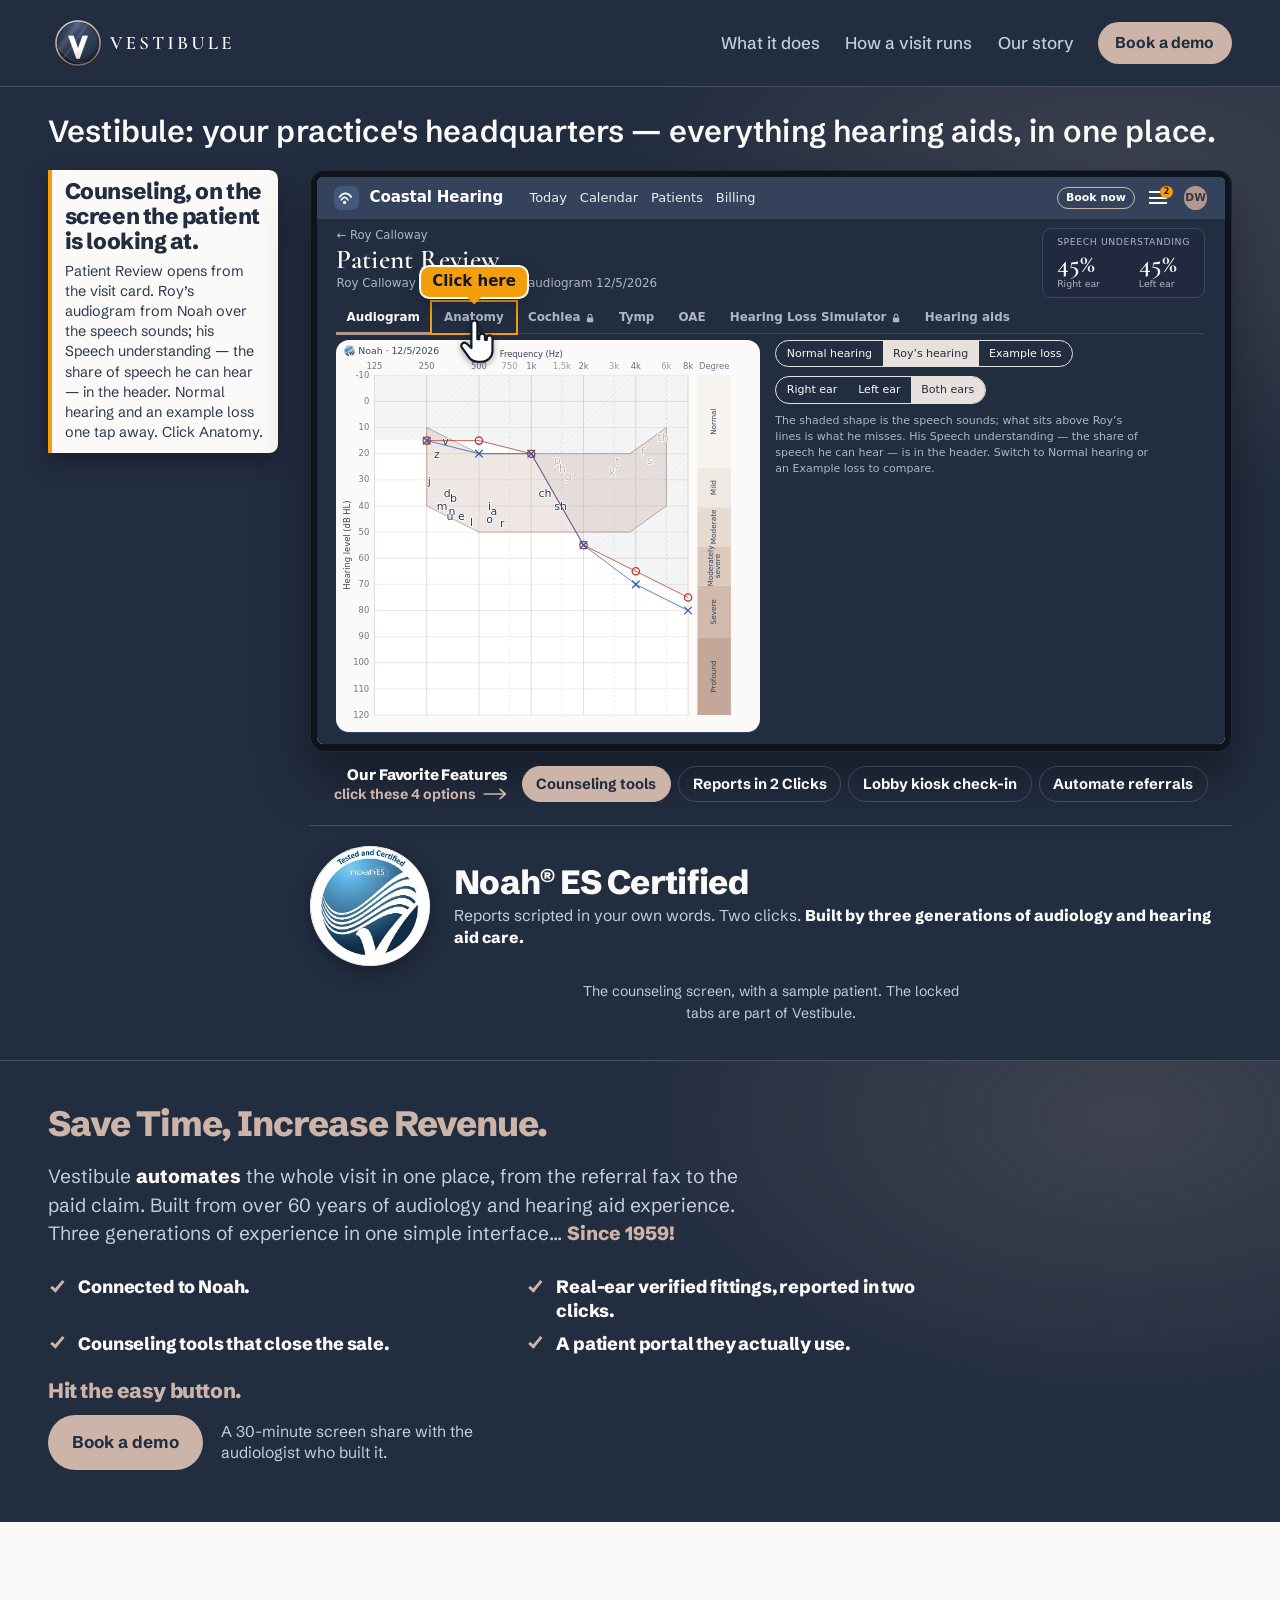
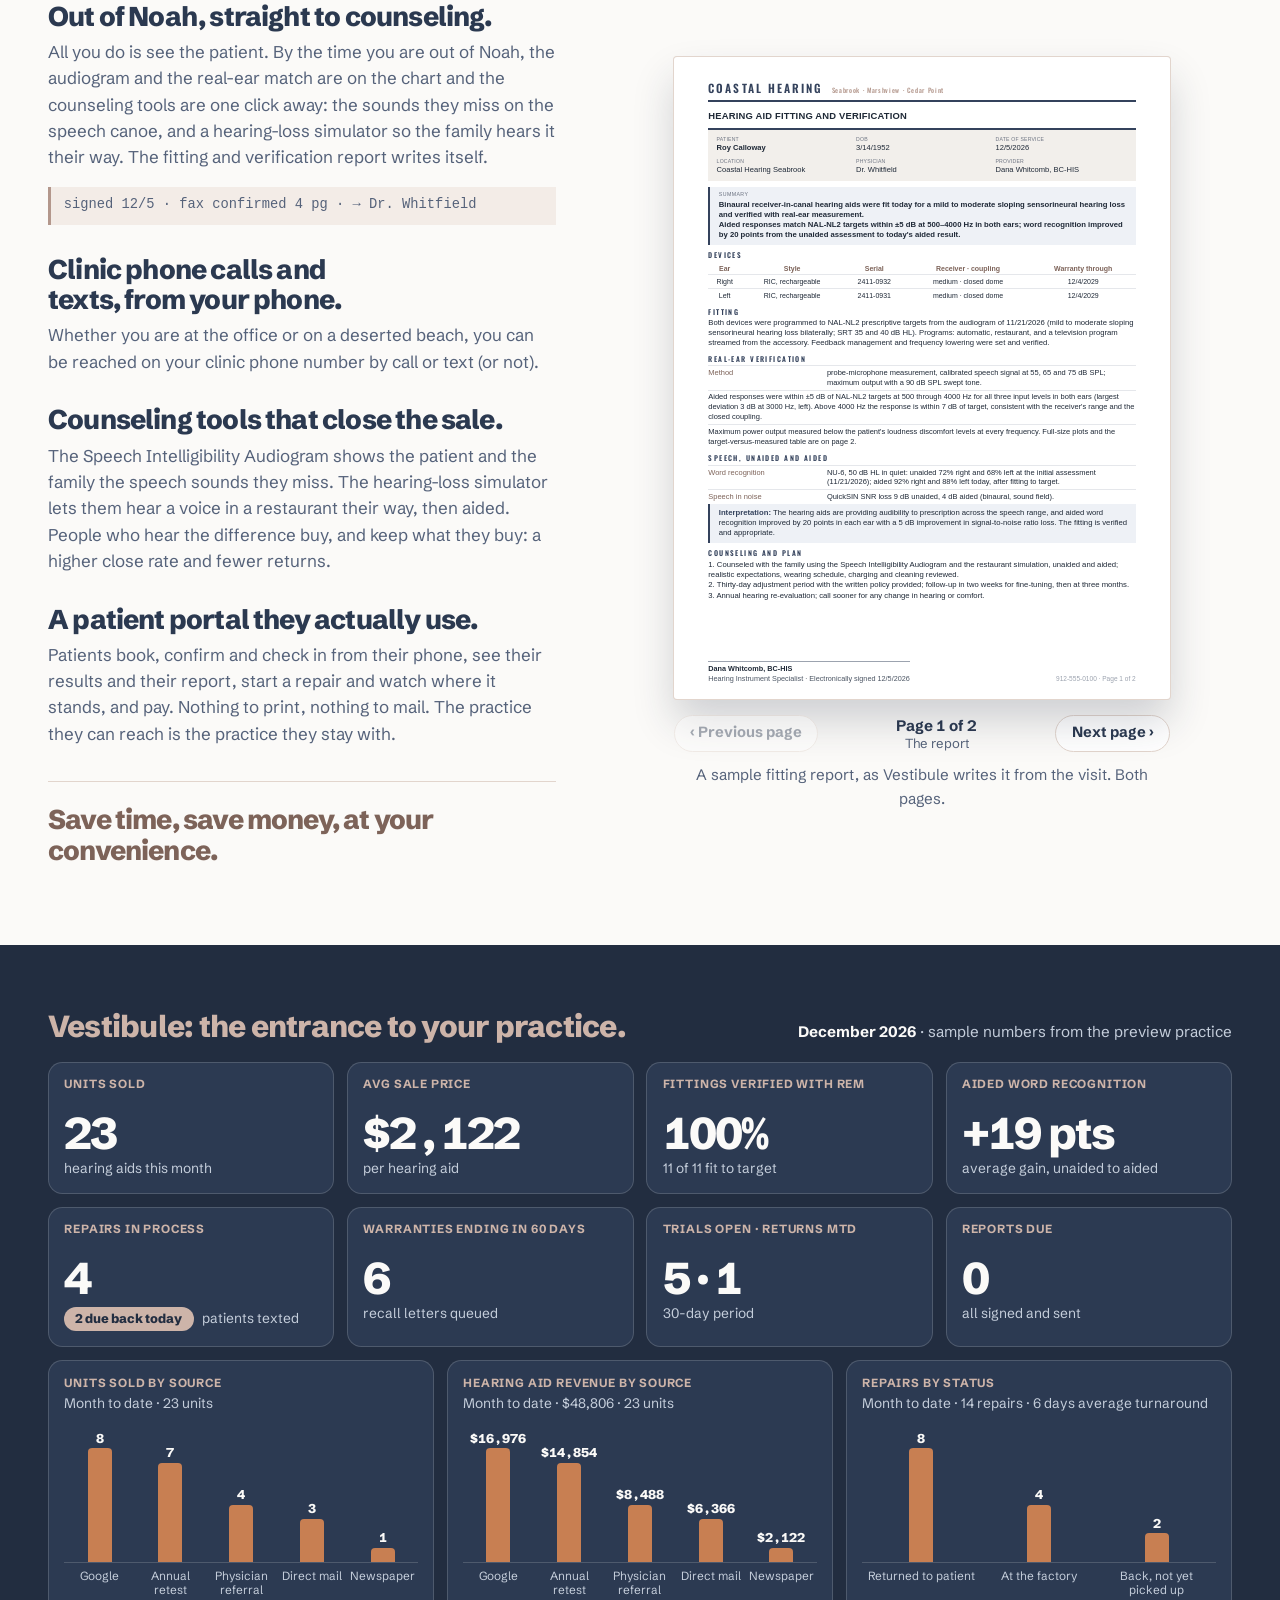
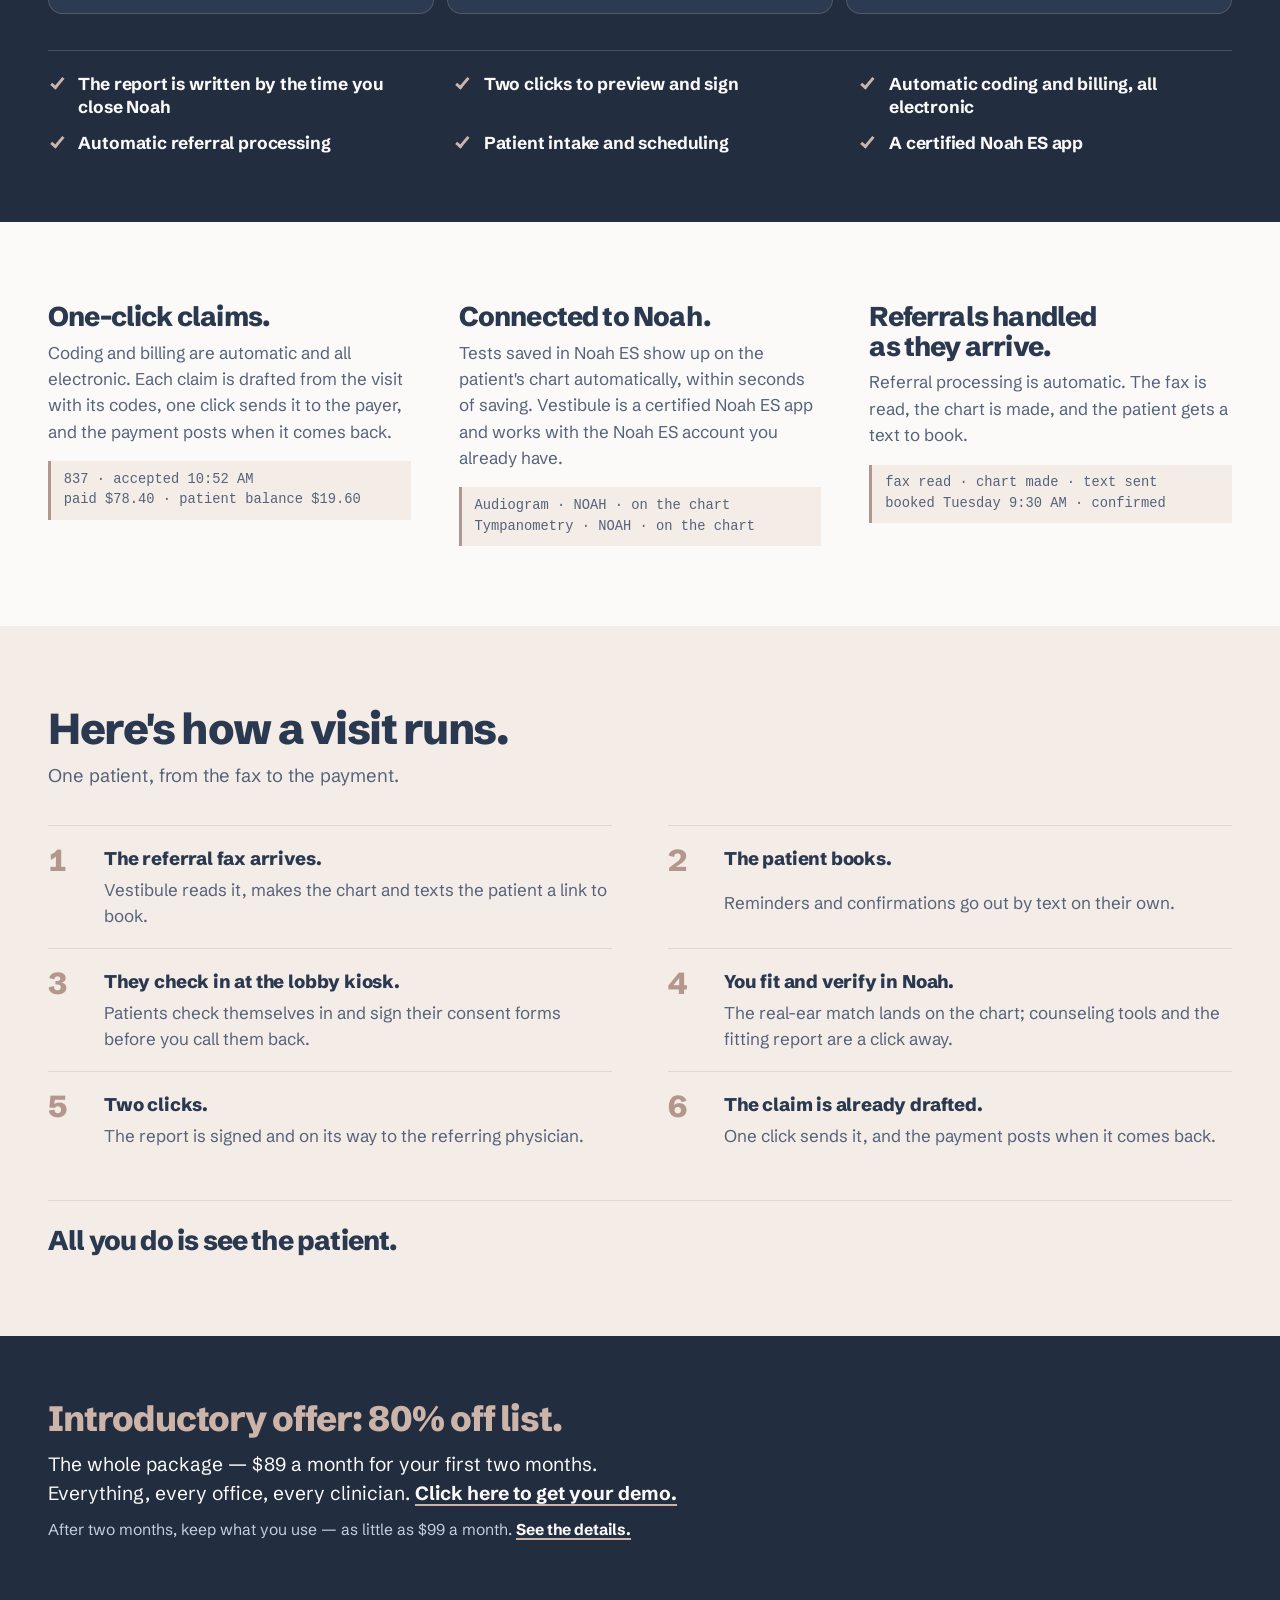
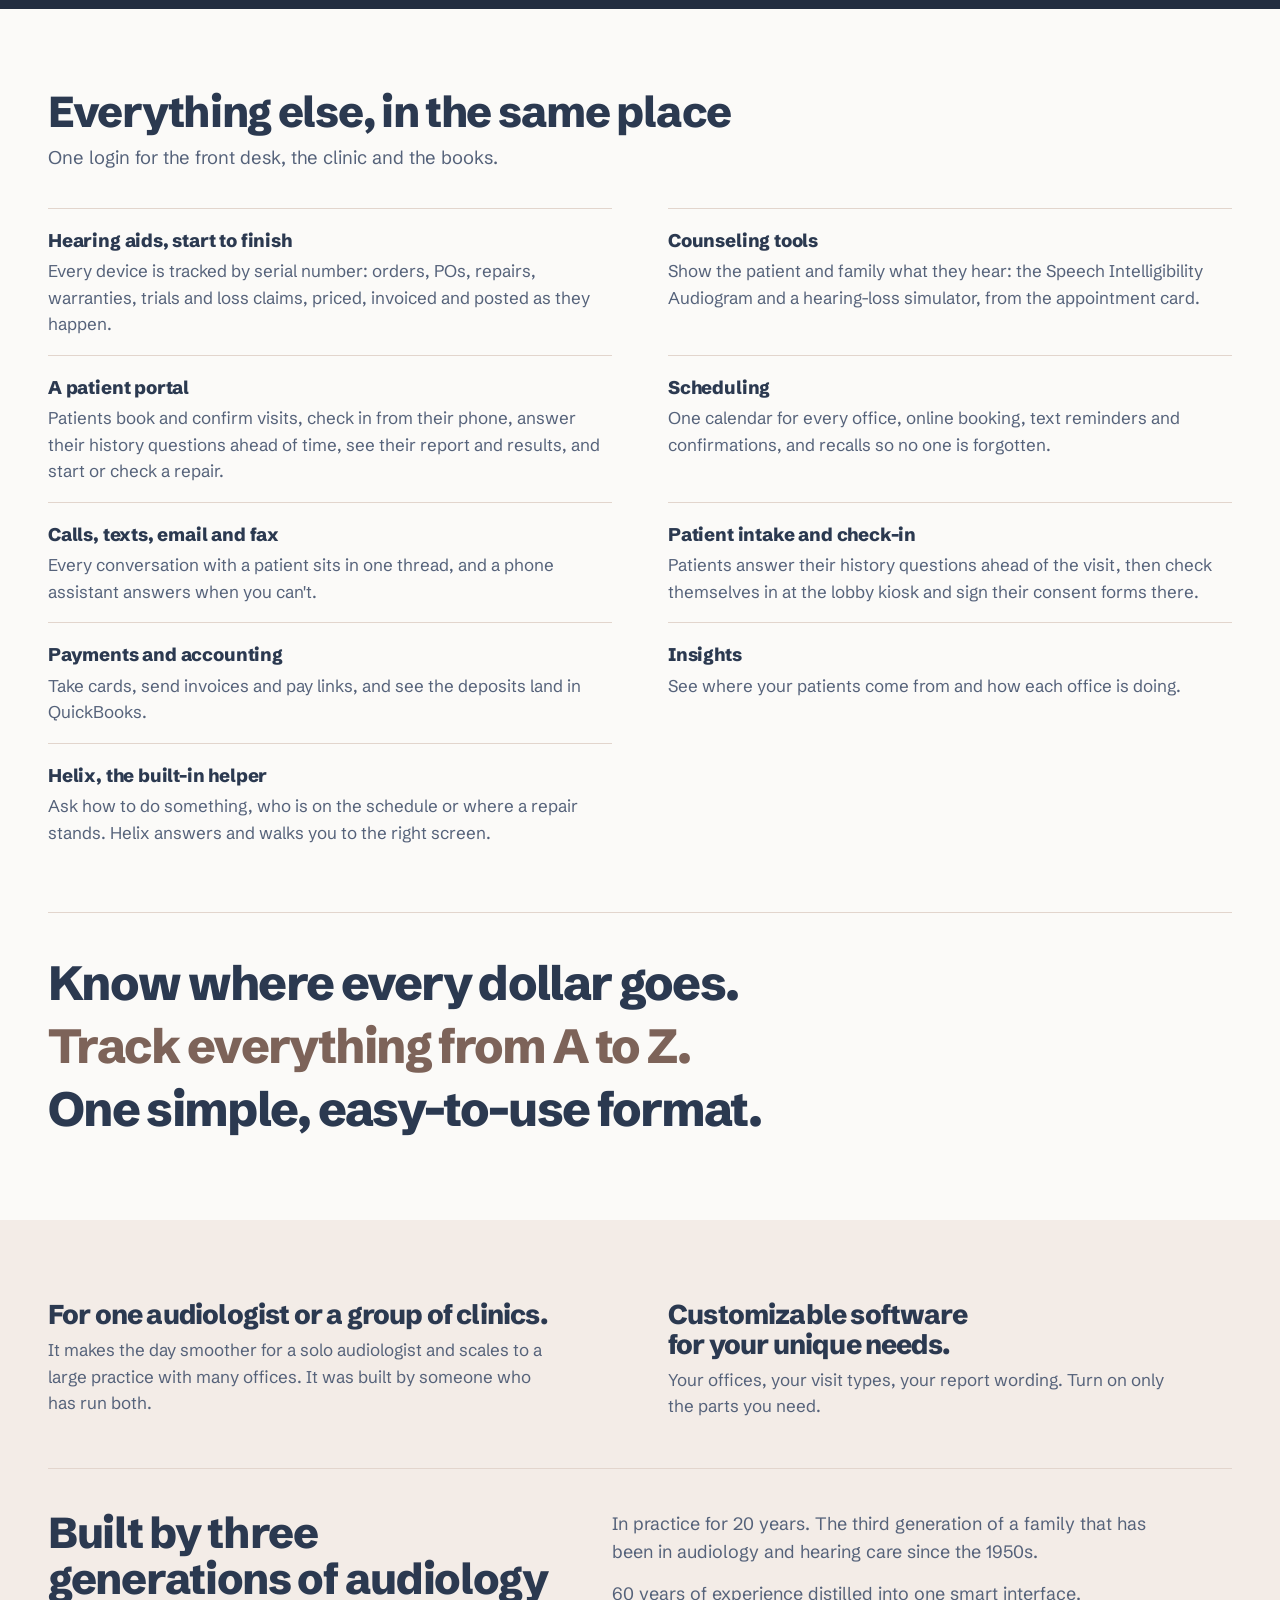
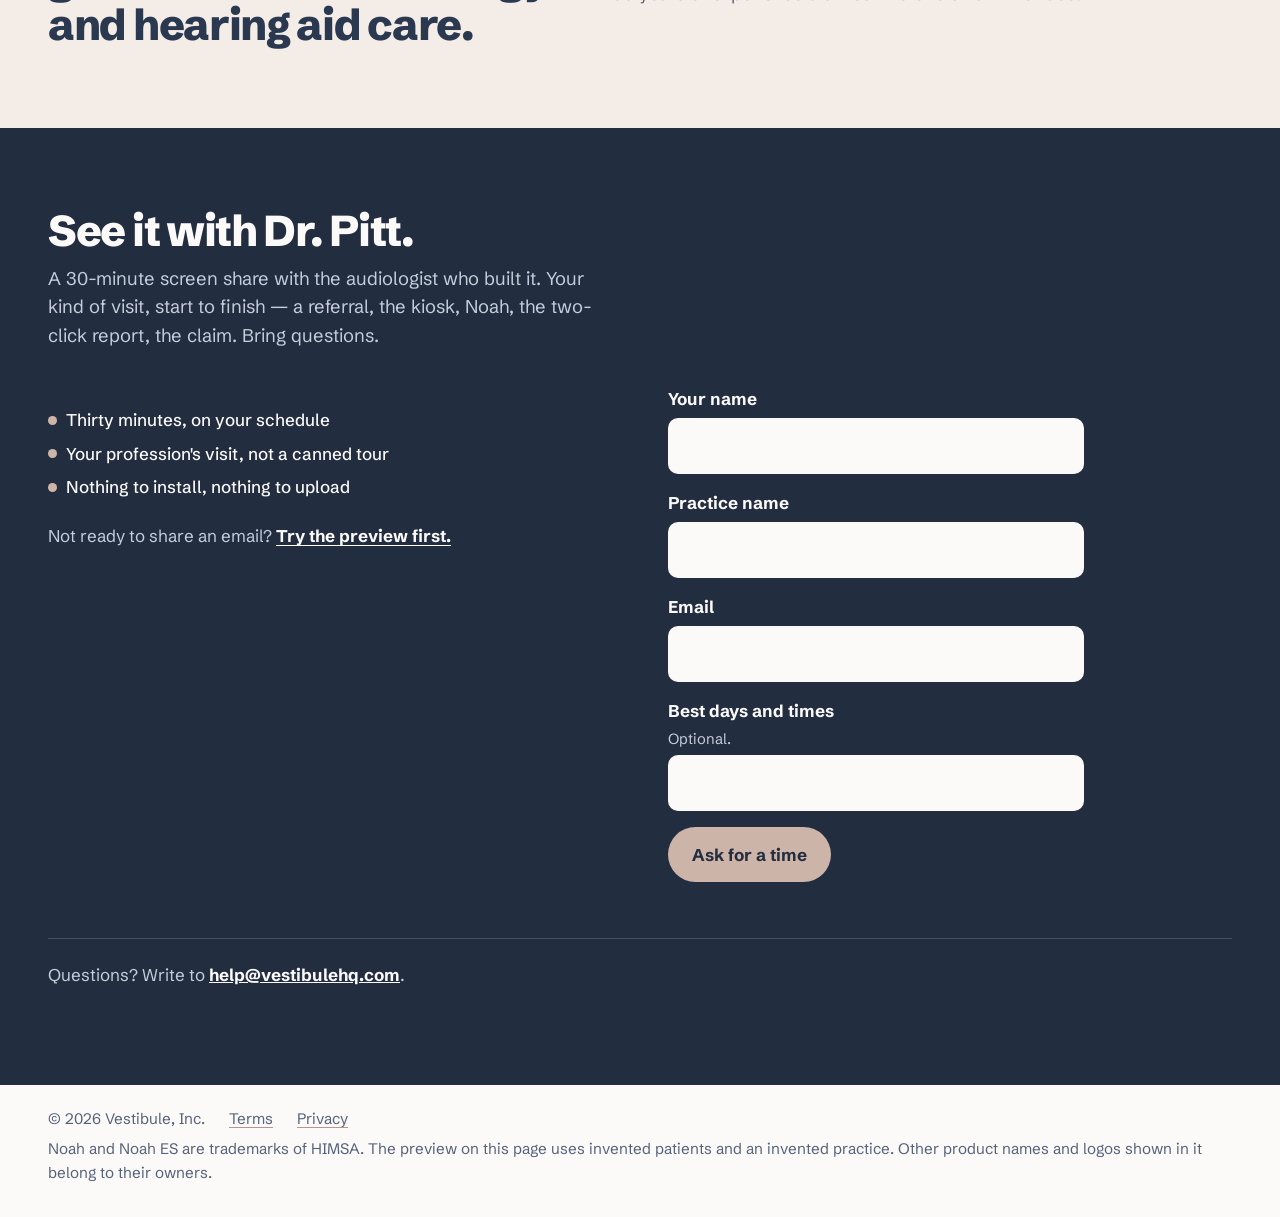
<file: hearing-aid-specialists.html>
<!doctype html>
<html lang="en">
<head>
<meta charset="utf-8">
<meta name="viewport" content="width=device-width, initial-scale=1, viewport-fit=cover">
<title>Vestibule: your practice's headquarters — everything hearing aids, in one place.</title>
<meta name="description" content="Practice-management software for hearing aid practices. Every device by serial, real-ear verified fittings reported in two clicks, counseling tools that close the sale. Noah ES certified.">
<link rel="canonical" href="https://vestibulehq.com/hearing-aid-specialists">
<meta property="og:type" content="website">
<meta property="og:url" content="https://vestibulehq.com/hearing-aid-specialists">
<meta property="og:site_name" content="Vestibule">
<meta property="og:title" content="Vestibule: your practice's headquarters — everything hearing aids, in one place.">
<meta property="og:description" content="Practice-management software for hearing aid practices. Every device by serial, real-ear verified fittings reported in two clicks, counseling tools that close the sale. Noah ES certified.">
<link rel="icon" href="favicon.ico" sizes="48x48">
<link rel="icon" href="favicon.svg" type="image/svg+xml">
<link rel="apple-touch-icon" href="apple-touch-icon.png">
<link rel="preconnect" href="https://fonts.googleapis.com">
<link rel="preconnect" href="https://fonts.gstatic.com" crossorigin>
<link href="https://fonts.googleapis.com/css2?family=Cormorant+Garamond:wght@600&family=Oswald:wght@500;600&family=Schibsted+Grotesk:wght@400;500;700;800&display=swap" rel="stylesheet">
<link rel="stylesheet" href="site.css">
</head>
<body>

<header class="top">
  <div class="wrap top-in">
    <a class="brand" href="#top"><img class="brand-lockup" src="brand/vestibule-lockup-horizontal-dark.svg" width="190" height="60" alt="Vestibule"><img class="brand-mark" src="brand/vestibule-mark-small.svg" width="44" height="44" alt="Vestibule"></a>
    <nav class="top-nav" aria-label="On this page">
      <a href="#get">What it does</a>
      <a href="#visit">How a visit runs</a>
      <a href="#story">Our story</a>
    </nav>
    <a class="btn" href="#demo">Book a demo</a>
  </div>
</header>

<main>

  <!-- The fold (PROF-PAGES-2): the home fold's shape, with this page's own line, scenes and words. One
       headline line that fills the content width on one line; on the left the fly-in rail, from the top of
       its column; on the right the demo practice's screen, the site's click-through for every scene, with
       the lead-in and the scene chips under it, the Noah ES certification band directly under the chips,
       then the phone line and the sample-patients line. No price here: the offer is the band lower on the
       page. Every name in the screens is invented. -->
  <section class="fold" id="top">
    <div class="wrap">
      <h1 class="fold-line">Vestibule: your practice's headquarters — everything hearing aids, in one place.</h1>
      <div class="fold-grid">
        <div class="fold-side">
          <!-- The rail, first in its column: the report scene's fly-ins land here, one per step, the earlier
               ones folded to their bold line; the counseling scene's land here too (COUNSEL-SITE-1); the other two scenes show their hint here instead. -->
          <aside class="fold-rail" id="fold-rail" aria-live="polite">
            <div class="fly-stack" id="fly-stack">
              <div class="fly now" id="fly-hint" hidden><p class="fly-b" id="demo-hint"></p></div>
            </div>
            <div class="fly-foot">
              <p class="fly-count" id="fly-count">Clicks in the app <b id="fly-clicks">0</b> of 2</p>
              <button type="button" class="go" id="demo-next" hidden></button>
              <button type="button" class="again" id="demo-again">Start over</button>
            </div>
          </aside>
        </div>

        <div class="fold-screen">
          <div class="stage desk" id="stage">
          <div class="phone" id="phone">
            <div class="screen">
              <div class="app">
                <button type="button" class="a-flag" id="flag" tabindex="-1" aria-hidden="true" hidden></button>
              <!-- Counseling tools: the app's Patient Review (COUNSEL-SITE-1), holding back what subscribers get.
                   The audiogram with the speech canoe, the tympanograms and the DP-grams are drawn by site.js (the
                   app's own drawings with Roy's numbers, the report scene's); the ear and the three style pictures
                   are the app's own files under pictures/counseling/. Cochlea, the Hearing Loss Simulator, the
                   zoomed parts of the ear and everything past the three styles are locked, in the mock's words. -->
              <div class="scr d prv" data-screen="ha-counsel" data-live hidden>
                <div class="d-top">
                <span class="a-logo"><svg viewBox="0 0 20 20" fill="none" stroke="#fff" stroke-width="2" stroke-linecap="round" aria-hidden="true"><path d="M4 12c2.5-4 5.5-4 8 0"/><path d="M2 8.5c4-6 10-6 14 0"/><circle cx="8" cy="15" r="1" fill="#fff"/></svg></span>
                <b>Coastal Hearing</b>
                <span class="d-nav" aria-hidden="true"><span>Today</span><span>Calendar</span><span>Patients</span><span>Billing</span></span>
                <span class="a-pill">Book now</span>
                <span class="a-burger"><i>2</i></span>
                <span class="a-me">DW</span>
                </div>
                <div class="prv-page">
                  <div class="prv-head">
                    <div>
                      <button type="button" class="prv-crumb" data-go="report-desk">← Roy Calloway</button>
                      <h2>Patient Review</h2>
                      <p class="prv-who">Roy Calloway · visit <span data-d="0">10/28/2026</span> · audiogram <span data-d="0">10/28/2026</span></p>
                    </div>
                    <div class="prv-sii"><p class="t">Speech understanding</p><div class="v"><div>45%<small>Right ear</small></div><div>45%<small>Left ear</small></div></div></div>
                  </div>
                  <div class="prv-tabs" role="tablist" aria-label="Patient Review">
                    <button type="button" class="prv-tab" role="tab" data-pr-tab="aud" aria-selected="true">Audiogram</button>
                    <button type="button" class="prv-tab" role="tab" data-pr-tab="ana" aria-selected="false">Anatomy</button>
                    <button type="button" class="prv-tab" role="tab" data-pr-tab="coc" aria-selected="false">Cochlea <svg class="prv-lock" viewBox="0 0 16 16" role="img" aria-label="locked"><rect x="3" y="7" width="10" height="7.5" rx="1.5" fill="currentColor"/><path d="M5 7V5a3 3 0 0 1 6 0v2" fill="none" stroke="currentColor" stroke-width="1.6"/></svg></button>
                    <button type="button" class="prv-tab" role="tab" data-pr-tab="tym" aria-selected="false">Tymp</button>
                    <button type="button" class="prv-tab" role="tab" data-pr-tab="oae" aria-selected="false">OAE</button>
                    <button type="button" class="prv-tab" role="tab" data-pr-tab="sim" aria-selected="false">Hearing Loss Simulator <svg class="prv-lock" viewBox="0 0 16 16" role="img" aria-label="locked"><rect x="3" y="7" width="10" height="7.5" rx="1.5" fill="currentColor"/><path d="M5 7V5a3 3 0 0 1 6 0v2" fill="none" stroke="currentColor" stroke-width="1.6"/></svg></button>
                    <button type="button" class="prv-tab" role="tab" data-pr-tab="ha" aria-selected="false">Hearing aids</button>
                  </div>
                  <div class="prv-pane" data-pr-pane="aud">
                    <div class="prv-aud">
                      <div class="prv-panel"><span class="prv-noah"><img data-seal alt="" width="20" height="20">Noah · <span data-d="0">10/28/2026</span></span><svg class="prv-chart" viewBox="0 0 790 735" role="img" aria-label="Roy’s audiogram over the speech sounds"></svg></div>
                      <div class="prv-ctl">
                        <div class="prv-seg" role="group" aria-label="Whose hearing to show"><button type="button" data-pr-who="normal" aria-pressed="false">Normal hearing</button><button type="button" data-pr-who="theirs" aria-pressed="true">Roy’s hearing</button><button type="button" data-pr-who="example" aria-pressed="false">Example loss</button></div>
                        <div class="prv-seg" role="group" aria-label="Which ear"><button type="button" data-pr-ear="R" aria-pressed="false">Right ear</button><button type="button" data-pr-ear="L" aria-pressed="false">Left ear</button><button type="button" data-pr-ear="B" aria-pressed="true">Both ears</button></div>
                        <p class="prv-note">The shaded shape is the speech sounds; what sits above Roy’s lines is what he misses. His Speech understanding — the share of speech he can hear — is in the header. Switch to Normal hearing or an Example loss to compare.</p>
                      </div>
                    </div>
                  </div>
                  <div class="prv-pane" data-pr-pane="ana" hidden>
                    <div class="prv-ana">
                      <figure class="prv-pic"><img src="pictures/counseling/ear.webp" alt="Cross-section of the ear: pinna and canal, eardrum and the three bones, cochlea and balance canals, the nerve" loading="lazy" draggable="false"><svg viewBox="0 0 2048 1152" aria-hidden="true"><text class="rlabel" x="110" y="1090">Outer ear</text><text class="rlabel" x="1250" y="1090">Middle ear</text><text class="rlabel" x="1560" y="110">Inner ear</text></svg></figure>
                      <div class="prv-thumbs" role="group" aria-label="Focus on a part">
                        <button type="button" class="prv-thumb" data-pr-thumb="whole" aria-pressed="true"><i style="background-size: 100% 100%; background-position: 0 0;"></i><span>Whole</span></button>
                        <button type="button" class="prv-thumb" data-pr-thumb="outer" aria-pressed="false"><i style="background-size: 163.93% 163.93%; background-position: 0% 48.72%;"></i><span>Outer <svg class="prv-lock" viewBox="0 0 16 16" role="img" aria-label="locked"><rect x="3" y="7" width="10" height="7.5" rx="1.5" fill="currentColor"/><path d="M5 7V5a3 3 0 0 1 6 0v2" fill="none" stroke="currentColor" stroke-width="1.6"/></svg></span></button>
                        <button type="button" class="prv-thumb" data-pr-thumb="middle" aria-pressed="false"><i style="background-size: 416.67% 416.67%; background-position: 71.84% 51.58%;"></i><span>Middle <svg class="prv-lock" viewBox="0 0 16 16" role="img" aria-label="locked"><rect x="3" y="7" width="10" height="7.5" rx="1.5" fill="currentColor"/><path d="M5 7V5a3 3 0 0 1 6 0v2" fill="none" stroke="currentColor" stroke-width="1.6"/></svg></span></button>
                        <button type="button" class="prv-thumb" data-pr-thumb="inner" aria-pressed="false"><i style="background-size: 316.46% 316.46%; background-position: 100% 33.04%;"></i><span>Inner <svg class="prv-lock" viewBox="0 0 16 16" role="img" aria-label="locked"><rect x="3" y="7" width="10" height="7.5" rx="1.5" fill="currentColor"/><path d="M5 7V5a3 3 0 0 1 6 0v2" fill="none" stroke="currentColor" stroke-width="1.6"/></svg></span></button>
                      </div>
                      <div class="prv-locked part" data-pr-lock="part"><b>Subscribers only</b><span>Each part zoomed, with its common conditions and a picture of each — presbycusis, noise-induced loss, and more.</span></div>
                    </div>
                  </div>
                  <div class="prv-pane" data-pr-pane="coc" hidden><div class="prv-locked solo"><b>Subscribers only</b><span>The cochlea unrolled into the audiogram — normal, presbycusis, the noise notch — with the hair-cell pictures.</span></div></div>
                  <div class="prv-pane" data-pr-pane="tym" hidden>
                    <p class="prv-src"><img data-seal alt="" width="20" height="20">From Noah · <span data-d="0">10/28/2026</span></p>
                    <div class="prv-fig" data-pr-fig="tymp">
                      <figure><b style="color: #b91c1c;">Tymp Right</b><svg viewBox="0 0 300 250" role="img" aria-label="Tymp Right — modeled from values" data-pr-tymp="right"></svg><small>modeled from values</small></figure>
                      <figure><b style="color: #1d4ed8;">Tymp Left</b><svg viewBox="0 0 300 250" role="img" aria-label="Tymp Left — modeled from values" data-pr-tymp="left"></svg><small>modeled from values</small></figure>
                    </div>
                  </div>
                  <div class="prv-pane" data-pr-pane="oae" hidden>
                    <p class="prv-src"><svg viewBox="0 0 16 16" fill="none" stroke="currentColor" stroke-width="1.3" stroke-linejoin="round" aria-hidden="true"><path d="M4.5 6V2.5h7V6"/><path d="M3 6h10a1 1 0 0 1 1 1v4h-2.5v2.5h-7V11H2V7a1 1 0 0 1 1-1z"/><path d="M6 11h4" stroke-linecap="round"/></svg>Auto-uploaded from the Titan printout · <span data-d="0">10/28/2026</span></p>
                    <div class="prv-fig" data-pr-fig="oae">
                      <figure><svg viewBox="0 0 380 260" role="img" aria-label="Right ear DP-gram" data-pr-dp="right"></svg></figure>
                      <figure><svg viewBox="0 0 380 260" role="img" aria-label="Left ear DP-gram" data-pr-dp="left"></svg></figure>
                      <p class="fine">Shaded band: 5th–95th percentile normal range, Ramos, Kristensen &amp; Beck, Hearing Review 2013;20(11):30-33, Table 3 (N=39; 65/55 dB SPL, f2/f1 1.22).</p>
                    </div>
                  </div>
                  <div class="prv-pane" data-pr-pane="sim" hidden><div class="prv-locked solo"><b>Subscribers only</b><span>Hear a railroad crossing, or a voice in a restaurant, through Roy’s loss — then through normal hearing. Part of Vestibule.</span></div></div>
                  <div class="prv-pane" data-pr-pane="ha" hidden>
                    <div class="prv-ha" data-pr-ha="style">
                      <div class="prv-ha-head"><p class="prv-ha-line">Hearing aids · 1 of 3 · The style</p><span class="prv-ha-link">Know the make and model? Quick order →</span></div>
                      <div class="prv-cards">
                        <div class="prv-card"><span class="nm">Behind the ear <span class="acr">BTE</span></span><img src="pictures/counseling/ha-bte-section@1x.webp" alt="Cross-section: behind the ear device in the ear" loading="lazy" draggable="false"><span class="ln">The device sits behind the ear; a tube carries sound to a custom earmold.</span><button type="button" class="prv-choose" data-pr-choose="BTE">Choose this style</button></div>
                        <div class="prv-card"><span class="nm">Receiver in the canal <span class="acr">RIC</span></span><img src="pictures/counseling/ha-ric-section@1x.webp" alt="Cross-section: receiver in the canal device in the ear" loading="lazy" draggable="false"><span class="ln">A small piece behind the ear; a thin wire carries sound to a receiver in the canal.</span><button type="button" class="prv-choose" data-pr-choose="RIC">Choose this style</button></div>
                        <div class="prv-card"><span class="nm">Completely in the canal <span class="acr">CIC</span></span><img src="pictures/counseling/ha-cic-section@1x.webp" alt="Cross-section: completely in the canal device in the ear" loading="lazy" draggable="false"><span class="ln">The whole device sits inside the ear canal.</span><button type="button" class="prv-choose" data-pr-choose="CIC">Choose this style</button></div>
                      </div>
                      <p class="prv-fine">Artist’s renderings · not to scale · for instruction only.</p>
                    </div>
                    <div class="prv-locked solo" data-pr-ha="locked" hidden><b>Subscribers only</b><span>The device the practice fits, and Order hearing aids — the order card filled in, the purchase agreement on his phone.</span></div>
                  </div>
                </div>
              </div>

                  <!-- Report, the chart: the last test on it, then today's, then the report (SITE-CLICK-2) -->
                  <div class="scr d" data-screen="d-chart">
                <div class="d-top">
                  <span class="a-logo"><svg viewBox="0 0 20 20" fill="none" stroke="#fff" stroke-width="2" stroke-linecap="round" aria-hidden="true"><path d="M4 12c2.5-4 5.5-4 8 0"/><path d="M2 8.5c4-6 10-6 14 0"/><circle cx="8" cy="15" r="1" fill="#fff"/></svg></span>
                  <b>Coastal Hearing</b>
                  <span class="d-nav" aria-hidden="true"><span>Today</span><span>Calendar</span><span>Patients</span><span>Billing</span></span>
                  <span class="a-pill">Book now</span>
                  <span class="a-burger"><i>2</i></span>
                  <span class="a-me">DW</span>
                </div>
                    <div class="d-page">
                      <!-- The chart header as the app's CHART-HEADER-3 draws it (screens/patients-id.webp, 8dc74366): the band of four
                           slots — the identity (the avatar, the name, the chart id · Edit patient, DOB · age · office, Contact and Book
                           now beneath), the hearing aids, the audiogram thumbnail with SRT · WRS beside it, the Speech understanding box —
                           then the verb row, the tabs, and under the tabs the first scrolling row: the note box, Last visit, Next visit.
                           The thumbnail, the SRT · WRS lines and the box's numbers follow the scene: the last test's, then today's. The
                           note box is the app's phone line at every width (its desktop box would push the results card under a 768-px
                           laptop's fold — SITE-SYNC-1's rule). Under 50rem of stage the app's phone form: the identity without its box,
                           the number box full width, then the aids and the audiogram side by side. The chip at the head of the verb row
                           is the scene's own state, as the app seats a state chip there. -->
                      <div class="fc-slots" id="fc-slots">
                        <div class="fc-slot fc-id">
                          <span class="fc-id-name"><span class="d-av" aria-hidden="true">RC</span><b class="d-name">Roy Calloway</b></span>
                          <span class="fc-id-line"><code>4c2e9a71</code> · <span class="fc-link">Edit patient</span></span>
                          <span class="fc-id-facts">3/14/1952 · <span data-age="1952-03-14">74 yrs</span> · Seabrook</span>
                          <span class="fc-id-verbs"><span class="d-btn pri">Contact</span><span class="d-btn">Book now</span></span>
                        </div>
                        <div class="fc-slot fc-aids">No hearing aids</div>
                        <div class="fc-slot fc-th">
                          <span id="fc-th-before"><small>Audiogram · <span data-old>10/10/2024</span></small><span class="fc-th-row"><svg class="fc-thumb" viewBox="0 0 150 92" aria-hidden="true"><rect width="150" height="26.6" fill="#f0fdf4" opacity="0.6"/><path d="M44.6 4V88M64.9 4V88M85.1 4V88M105.4 4V88" stroke="#f3f4f6"/><polyline points="24.3,20.2 44.6,20.2 64.9,23.4 85.1,29.8 105.4,36.3 125.7,39.5" fill="none" stroke="#dc2626" stroke-width="1.2"/><g fill="#fff" stroke="#dc2626" stroke-width="1.4"><circle cx="24.3" cy="20.2" r="2.4"/><circle cx="44.6" cy="20.2" r="2.4"/><circle cx="64.9" cy="23.4" r="2.4"/><circle cx="85.1" cy="29.8" r="2.4"/><circle cx="105.4" cy="36.3" r="2.4"/><circle cx="125.7" cy="39.5" r="2.4"/></g><polyline points="24.3,20.2 44.6,23.4 64.9,23.4 85.1,29.8 105.4,39.5 125.7,42.8" fill="none" stroke="#2563eb" stroke-width="1.2" stroke-dasharray="3 2"/><path d="M21.9 17.8l4.8 4.8M21.9 22.6l4.8-4.8M42.2 21l4.8 4.8M42.2 25.8l4.8-4.8M62.5 21l4.8 4.8M62.5 25.8l4.8-4.8M82.7 27.4l4.8 4.8M82.7 32.2l4.8-4.8M103 37.1l4.8 4.8M103 41.9l4.8-4.8M123.3 40.4l4.8 4.8M123.3 45.2l4.8-4.8" fill="none" stroke="#2563eb" stroke-width="1.4"/></svg><span class="fc-sw"><span><span class="nw">SRT R 20 dB</span> <span class="nw">· L 20 dB</span></span><span><span class="nw">WRS R 92 %</span> <span class="nw">· L 88 %</span></span></span></span></span>
                          <span id="fc-th-after" hidden><small>Audiogram · <span data-d="0">11/2/2026</span></small><span class="fc-th-row"><svg class="fc-thumb" viewBox="0 0 150 92" aria-hidden="true"><rect width="150" height="26.6" fill="#f0fdf4" opacity="0.6"/><path d="M44.6 4V88M64.9 4V88M85.1 4V88M105.4 4V88" stroke="#f3f4f6"/><polyline points="24.3,20.2 44.6,20.2 64.9,23.4 85.1,46 105.4,52.5 125.7,58.9" fill="none" stroke="#dc2626" stroke-width="1.2"/><g fill="#fff" stroke="#dc2626" stroke-width="1.4"><circle cx="24.3" cy="20.2" r="2.4"/><circle cx="44.6" cy="20.2" r="2.4"/><circle cx="64.9" cy="23.4" r="2.4"/><circle cx="85.1" cy="46" r="2.4"/><circle cx="105.4" cy="52.5" r="2.4"/><circle cx="125.7" cy="58.9" r="2.4"/></g><polyline points="24.3,20.2 44.6,23.4 64.9,23.4 85.1,46 105.4,55.7 125.7,62.2" fill="none" stroke="#2563eb" stroke-width="1.2" stroke-dasharray="3 2"/><path d="M21.9 17.8l4.8 4.8M21.9 22.6l4.8-4.8M42.2 21l4.8 4.8M42.2 25.8l4.8-4.8M62.5 21l4.8 4.8M62.5 25.8l4.8-4.8M82.7 43.6l4.8 4.8M82.7 48.4l4.8-4.8M103 53.3l4.8 4.8M103 58.1l4.8-4.8M123.3 59.8l4.8 4.8M123.3 64.6l4.8-4.8" fill="none" stroke="#2563eb" stroke-width="1.4"/></svg><span class="fc-sw"><span><span class="nw">SRT R 30 dB</span> <span class="nw">· L 30 dB</span></span><span><span class="nw">WRS R 76 %</span> <span class="nw">· L 72 %</span></span></span></span></span>
                        </div>
                        <div class="fc-slot fc-tile">
                          <small>Speech understanding</small>
                          <div class="fc-si" id="fc-si-before"><span class="fc-si-n"><b>69&#8239;%</b><b>67&#8239;%</b></span><small class="fc-lr"><span>Right</span><span>Left</span></small><small class="fc-ai">Speech Intelligibility Index (SII) · unaided · from the <span data-old>10/10/2024</span> audiogram</small></div>
                          <div class="fc-si" id="fc-si-after" hidden><span class="fc-si-n"><b>45&#8239;%</b><b>45&#8239;%</b></span><small class="fc-lr"><span>Right</span><span>Left</span></small><small class="fc-ai">Speech Intelligibility Index (SII) · unaided · from the <span data-d="0">11/2/2026</span> audiogram</small></div>
                        </div>
                      </div>
                      <div class="d-row fc-row">
                        <span class="fc-chip" id="fc-chip">Audiological assessment today</span>
                        <span class="d-ok">Noah ✓</span>
                        <button type="button" class="d-btn d-noah" data-go="report-noah"><img data-seal alt="" width="28" height="28">Open in Noah</button>
                        <!-- Report due, as the app draws it: an amber band in the verb row, Preview now (click 1) and Edit -->
                        <span class="fc-due" id="fc-due" hidden><svg viewBox="0 0 16 16" fill="none" stroke="currentColor" stroke-width="1.3" stroke-linejoin="round" aria-hidden="true"><path d="M3.5 1.5h6l3 3v10h-9z"/><path d="M9.5 1.5v3h3M5.5 8h5M5.5 11h5"/></svg><b>Report due:</b><button type="button" class="fc-due-btn pri" id="fc-preview" data-go="report-preview">Preview now</button><button type="button" class="fc-due-btn" id="fc-edit">Edit</button></span>
                        <!-- Chairside at the end of the verb row (the app's CHAIRSIDE-DOOR-1: a chart with a visit today) -->
                        <span class="d-btn fc-chair">Chairside</span>
                      </div>
                      <div class="fc-tabs" aria-hidden="true"><span class="on">Overview</span><span>Diagnostics</span><span>Hearing aids</span><span>History</span><span>Account</span><span>Documents</span></div>
                      <div class="fc-first" aria-hidden="true">
                        <div class="fc-slot fc-nb"><span class="fc-nb-in">Note or action…<svg class="fc-mic" viewBox="0 0 16 16" fill="none" stroke="currentColor" stroke-width="1.4" stroke-linecap="round" stroke-linejoin="round" aria-hidden="true"><rect x="5.6" y="1.5" width="4.8" height="8" rx="2.4"/><path d="M3.5 7.5a4.5 4.5 0 0 0 9 0M8 12v2.5M5.8 14.5h4.4"/></svg></span></div>
                        <div class="fc-slot fc-visit"><small>Last visit</small><b><span data-d="0">11/2/2026</span> · 9:00 AM</b><span>Audiological Assessment · Seabrook</span></div>
                        <div class="fc-slot fc-visit"><small>Next visit</small><span>None scheduled</span></div>
                      </div>
                    <div class="d-card fc-card">
                        <div class="fc-res" id="fc-res">
                          <div class="fc-fig">
                            <svg class="fc-plot" id="fc-plot-before" viewBox="0 0 300 250" role="img" aria-label="Audiogram of the sample patient from the last test, about two years ago: a mild high-frequency sensorineural hearing loss in both ears. Right ear in red circles, left ear in blue crosses, and a dashed line at the limit of normal hearing."><rect x="40" y="24" width="250" height="208" fill="#fff"/><path d="M40 24H290M40 40H290M40 56H290M40 72H290M40 88H290M40 104H290M40 120H290M40 136H290M40 152H290M40 168H290M40 184H290M40 200H290M40 216H290M40 232H290M60 24V232M105 24V232M150 24V232M195 24V232M240 24V232M285 24V232" fill="none" stroke="#E5E7EB" stroke-width="0.8"/><path d="M217.5 24V232M262.5 24V232" fill="none" stroke="#D1D5DB" stroke-width="0.8" stroke-dasharray="3 3"/><path d="M40 40H290" stroke="#9CA3AF" stroke-width="1"/><rect x="40" y="24" width="250" height="208" fill="none" stroke="#9CA3AF" stroke-width="0.9"/><path d="M40 80H290" fill="none" stroke="#4B5563" stroke-width="1.1" stroke-dasharray="5 4"/><text x="287" y="77" font-family="Helvetica, Arial, sans-serif" font-size="8" fill="#4B5563" text-anchor="end">normal</text><g font-family="Helvetica, Arial, sans-serif" font-size="8.5" fill="#737373" text-anchor="middle"><text x="60" y="17">250</text><text x="105" y="17">500</text><text x="150" y="17">1k</text><text x="195" y="17">2k</text><text x="240" y="17">4k</text><text x="285" y="17">8k</text></g><g font-family="Helvetica, Arial, sans-serif" font-size="8.5" fill="#737373" text-anchor="end"><text x="35" y="43">0</text><text x="35" y="75">20</text><text x="35" y="107">40</text><text x="35" y="139">60</text><text x="35" y="171">80</text><text x="35" y="203">100</text><text x="35" y="235">120</text></g><polyline points="60,64 105,64 150,72 195,88 240,104 285,112" fill="none" stroke="#C81E1E" stroke-width="1.5"/><polyline points="60,64 105,72 150,72 195,88 240,112 285,120" fill="none" stroke="#1D4ED8" stroke-width="1.5"/><g fill="#fff" stroke="#C81E1E" stroke-width="1.8"><circle cx="60" cy="64" r="4.5"/><circle cx="105" cy="64" r="4.5"/><circle cx="150" cy="72" r="4.5"/><circle cx="195" cy="88" r="4.5"/><circle cx="240" cy="104" r="4.5"/><circle cx="285" cy="112" r="4.5"/></g><g fill="none" stroke="#1D4ED8" stroke-width="1.9" stroke-linecap="round"><path d="M56 60l8 8M64 60l-8 8"/><path d="M101 68l8 8M109 68l-8 8"/><path d="M146 68l8 8M154 68l-8 8"/><path d="M191 84l8 8M199 84l-8 8"/><path d="M236 108l8 8M244 108l-8 8"/><path d="M281 116l8 8M289 116l-8 8"/></g><g font-family="Helvetica, Arial, sans-serif" font-size="8.5" fill="#4B5563"><text x="40" y="246"><tspan fill="#C81E1E" font-weight="700">O</tspan> right</text><text x="82" y="246"><tspan fill="#1D4ED8" font-weight="700">X</tspan> left</text><text x="120" y="246">– – normal</text><text x="290" y="246" text-anchor="end">dB HL by Hz</text></g></svg>
                            <svg class="fc-plot" id="fc-plot-after" hidden viewBox="0 0 300 250" role="img" aria-label="Today's audiogram of the sample patient over the last test, dashed: thresholds at 2 kHz and above are 20 to 30 dB poorer than two years ago, 250 to 1000 Hz unchanged. Right ear in red circles, left ear in blue crosses."><rect x="40" y="24" width="250" height="208" fill="#fff"/><path d="M40 24H290M40 40H290M40 56H290M40 72H290M40 88H290M40 104H290M40 120H290M40 136H290M40 152H290M40 168H290M40 184H290M40 200H290M40 216H290M40 232H290M60 24V232M105 24V232M150 24V232M195 24V232M240 24V232M285 24V232" fill="none" stroke="#E5E7EB" stroke-width="0.8"/><path d="M217.5 24V232M262.5 24V232" fill="none" stroke="#D1D5DB" stroke-width="0.8" stroke-dasharray="3 3"/><path d="M40 40H290" stroke="#9CA3AF" stroke-width="1"/><rect x="40" y="24" width="250" height="208" fill="none" stroke="#9CA3AF" stroke-width="0.9"/><path d="M40 80H290" fill="none" stroke="#4B5563" stroke-width="1.1" stroke-dasharray="5 4"/><text x="287" y="77" font-family="Helvetica, Arial, sans-serif" font-size="8" fill="#4B5563" text-anchor="end">normal</text><g font-family="Helvetica, Arial, sans-serif" font-size="8.5" fill="#737373" text-anchor="middle"><text x="60" y="17">250</text><text x="105" y="17">500</text><text x="150" y="17">1k</text><text x="195" y="17">2k</text><text x="240" y="17">4k</text><text x="285" y="17">8k</text></g><g font-family="Helvetica, Arial, sans-serif" font-size="8.5" fill="#737373" text-anchor="end"><text x="35" y="43">0</text><text x="35" y="75">20</text><text x="35" y="107">40</text><text x="35" y="139">60</text><text x="35" y="171">80</text><text x="35" y="203">100</text><text x="35" y="235">120</text></g><polyline points="60,64 105,64 150,72 195,88 240,104 285,112" fill="none" stroke="#C81E1E" stroke-width="1.3" stroke-dasharray="4 3" opacity="0.6"/><polyline points="60,64 105,72 150,72 195,88 240,112 285,120" fill="none" stroke="#1D4ED8" stroke-width="1.3" stroke-dasharray="4 3" opacity="0.6"/><text x="287" y="132" font-family="Helvetica, Arial, sans-serif" font-size="7.5" fill="#6B7280" text-anchor="end" data-old>10/5/2024</text><polyline points="60,64 105,64 150,72 195,128 240,144 285,160" fill="none" stroke="#C81E1E" stroke-width="1.5"/><polyline points="60,64 105,72 150,72 195,128 240,152 285,168" fill="none" stroke="#1D4ED8" stroke-width="1.5"/><g fill="#fff" stroke="#C81E1E" stroke-width="1.8"><circle cx="60" cy="64" r="4.5"/><circle cx="105" cy="64" r="4.5"/><circle cx="150" cy="72" r="4.5"/><circle cx="195" cy="128" r="4.5"/><circle cx="240" cy="144" r="4.5"/><circle cx="285" cy="160" r="4.5"/></g><g fill="none" stroke="#1D4ED8" stroke-width="1.9" stroke-linecap="round"><path d="M56 60l8 8M64 60l-8 8"/><path d="M101 68l8 8M109 68l-8 8"/><path d="M146 68l8 8M154 68l-8 8"/><path d="M191 124l8 8M199 124l-8 8"/><path d="M236 148l8 8M244 148l-8 8"/><path d="M281 164l8 8M289 164l-8 8"/></g><g font-family="Helvetica, Arial, sans-serif" font-size="8.5" fill="#4B5563"><text x="40" y="246"><tspan fill="#C81E1E" font-weight="700">O</tspan> right</text><text x="82" y="246"><tspan fill="#1D4ED8" font-weight="700">X</tspan> left</text><text x="120" y="246">– – normal</text><text x="170" y="246">– – <tspan data-old>10/5/2024</tspan></text><text x="290" y="246" text-anchor="end">dB HL by Hz</text></g></svg>
                            <p class="fc-cap" id="fc-cap-before">Audiogram <span data-old>10/5/2024</span> — last test</p>
                            <p class="fc-cap" id="fc-cap-after" hidden>Audiogram <span data-d="0">10/28/2026</span> (previous test dashed)</p>
                          </div>
                          <div class="fc-txt">
                            <p class="res-h">Diagnostics</p>
                            <div id="fc-diag-before">
                              <p>Last audiogram <span data-old>10/5/2024</span> · mild high-frequency sensorineural loss both ears · tympanometry Type A both ears.</p>
                              <p>WRS R 92% · L 88% · SRT 20 / 20 dB HL.</p>
                              <p>Today: audiological assessment, booked from Dr. Whitfield's referral. Reports hearing worse in noise since the last test; constant tinnitus both ears.</p>
                            </div>
                            <div id="fc-diag-after" hidden>
                              <p>Audiogram <span data-d="0">10/28/2026</span> · 20–30 dB poorer than <span data-old>10/5/2024</span> at 2 kHz and above, sensorineural · tympanometry Type A both ears.</p>
                              <p>DPOAE present through 1.5 kHz, absent 2–6 kHz · WRS R 76% · L 72% · SRT 30 / 30 dB HL.</p>
                              <p id="fc-diag-due"><span class="d-due">Report due</span> — written the moment Noah handed the results back.</p>
                              <p id="fc-diag-sent" hidden>Report signed and sent <span data-d="0">10/28/2026</span> · fax delivered, 4 pages.</p>
                            </div>
                          </div>
                        </div>
                      </div>
                    </div>

                  <!-- Noah's main screen, redrawn in simple form. Every patient name in it is invented. -->
                  <div class="a-modal n-back" data-overlay="d-noah" hidden>
                    <div class="n-win">
                      <div class="n-title"><b>Noah 4</b><span class="n-ctl" aria-hidden="true"><i class="min"></i><i class="max"></i></span><button type="button" class="n-x" data-go="report-noah-save" aria-label="Close Noah">✕</button></div>
                      <div class="n-menu" aria-hidden="true"><span>File</span><span>Edit</span><span>View</span><span>Setup</span><span>Help</span><em>Log Off Noah ES</em></div>
                      <div class="n-mods" aria-hidden="true"><img src="[data-uri]" alt="" width="115" height="35"><img src="[data-uri]" alt="" width="115" height="35"><img src="[data-uri]" alt="" width="115" height="35"><img src="[data-uri]" alt="" width="115" height="35" data-mod="audio"><img src="[data-uri]" alt="" width="115" height="35"><img src="[data-uri]" alt="" width="115" height="35"><img src="[data-uri]" alt="" width="115" height="35"><img src="[data-uri]" alt="" width="115" height="35"></div>
                      <div class="n-body">
                        <div class="n-list" aria-hidden="true">
                          <p>Patient Browser</p>
                          <div class="n-find">Search Patients</div>
                          <div class="n-cols"><span>First name</span><span>Last name</span></div>
                          <div class="n-rows"><span class="on"><i>Roy</i><i>Calloway</i></span><span><i>Dana</i><i>Fenn</i></span><span><i>Priya</i><i>Raman</i></span><span><i>Hollis</i><i>Jeffers</i></span><span><i>Eliza</i><i>Brandt</i></span><span><i>Lena</i><i>Park</i></span><span><i>Tomas</i><i>Vance</i></span><span><i>June</i><i>Abernathy</i></span></div>
                        </div>
                        <div class="n-main">
                          <p class="n-pt"><b>Calloway , Roy</b><span>Born 3/14/1952</span></p>
                          <div class="n-panels">
                            <div class="n-pan n-aud">
                              <p class="n-h">Latest Audiogram</p>
                              <div class="n-in"><p class="n-when" id="n-when" style="visibility: hidden"><span data-d="0">10/8/2026</span> : Maestro</p><div class="n-plot"><svg class="aud" viewBox="0 0 300 250" role="img" aria-label="Today's audiogram in Noah, drawn over the last session, dashed."><rect x="40" y="24" width="250" height="208" fill="#fff"/><path d="M40 24H290M40 40H290M40 56H290M40 72H290M40 88H290M40 104H290M40 120H290M40 136H290M40 152H290M40 168H290M40 184H290M40 200H290M40 216H290M40 232H290M60 24V232M105 24V232M150 24V232M195 24V232M240 24V232M285 24V232" fill="none" stroke="#E5E7EB" stroke-width="0.8"/><path d="M217.5 24V232M262.5 24V232" fill="none" stroke="#D1D5DB" stroke-width="0.8" stroke-dasharray="3 3"/><path d="M40 40H290" stroke="#9CA3AF" stroke-width="1"/><rect x="40" y="24" width="250" height="208" fill="none" stroke="#9CA3AF" stroke-width="0.9"/><path d="M40 80H290" fill="none" stroke="#4B5563" stroke-width="1.1" stroke-dasharray="5 4"/><text x="287" y="77" font-family="Helvetica, Arial, sans-serif" font-size="8" fill="#4B5563" text-anchor="end">normal</text><g font-family="Helvetica, Arial, sans-serif" font-size="8.5" fill="#737373" text-anchor="middle"><text x="60" y="17">250</text><text x="105" y="17">500</text><text x="150" y="17">1k</text><text x="195" y="17">2k</text><text x="240" y="17">4k</text><text x="285" y="17">8k</text></g><g font-family="Helvetica, Arial, sans-serif" font-size="8.5" fill="#737373" text-anchor="end"><text x="35" y="43">0</text><text x="35" y="75">20</text><text x="35" y="107">40</text><text x="35" y="139">60</text><text x="35" y="171">80</text><text x="35" y="203">100</text><text x="35" y="235">120</text></g><polyline points="60,64 105,64 150,72 195,88 240,104 285,112" fill="none" stroke="#C81E1E" stroke-width="1.3" stroke-dasharray="4 3" opacity="0.6"/><polyline points="60,64 105,72 150,72 195,88 240,112 285,120" fill="none" stroke="#1D4ED8" stroke-width="1.3" stroke-dasharray="4 3" opacity="0.6"/><text x="287" y="132" font-family="Helvetica, Arial, sans-serif" font-size="7.5" fill="#6B7280" text-anchor="end" data-old>10/5/2024</text><polyline points="60,64 105,64 150,72 195,128 240,144 285,160" fill="none" stroke="#C81E1E" stroke-width="1.5" class="aud-line" pathLength="1"/><polyline points="60,64 105,72 150,72 195,128 240,152 285,168" fill="none" stroke="#1D4ED8" stroke-width="1.5" class="aud-line" pathLength="1"/><g fill="#fff" stroke="#C81E1E" stroke-width="1.8"><circle cx="60" cy="64" r="4.5" class="aud-mark" style="animation-delay: 0.45s"/><circle cx="105" cy="64" r="4.5" class="aud-mark" style="animation-delay: 0.62s"/><circle cx="150" cy="72" r="4.5" class="aud-mark" style="animation-delay: 0.79s"/><circle cx="195" cy="128" r="4.5" class="aud-mark" style="animation-delay: 0.96s"/><circle cx="240" cy="144" r="4.5" class="aud-mark" style="animation-delay: 1.13s"/><circle cx="285" cy="160" r="4.5" class="aud-mark" style="animation-delay: 1.30s"/></g><g fill="none" stroke="#1D4ED8" stroke-width="1.9" stroke-linecap="round"><path d="M56 60l8 8M64 60l-8 8" class="aud-mark" style="animation-delay: 0.45s"/><path d="M101 68l8 8M109 68l-8 8" class="aud-mark" style="animation-delay: 0.62s"/><path d="M146 68l8 8M154 68l-8 8" class="aud-mark" style="animation-delay: 0.79s"/><path d="M191 124l8 8M199 124l-8 8" class="aud-mark" style="animation-delay: 0.96s"/><path d="M236 148l8 8M244 148l-8 8" class="aud-mark" style="animation-delay: 1.13s"/><path d="M281 164l8 8M289 164l-8 8" class="aud-mark" style="animation-delay: 1.30s"/></g><g font-family="Helvetica, Arial, sans-serif" font-size="8.5" fill="#4B5563"><text x="40" y="246"><tspan fill="#C81E1E" font-weight="700">O</tspan> right</text><text x="82" y="246"><tspan fill="#1D4ED8" font-weight="700">X</tspan> left</text><text x="120" y="246">– – normal</text><text x="170" y="246">– – <tspan data-old>10/5/2024</tspan></text><text x="290" y="246" text-anchor="end">dB HL by Hz</text></g></svg></div></div>
                            </div>
                            <div class="n-side">
                              <div class="n-pan"><p class="n-h">Sessions</p><div class="n-in n-sess"><b><span data-old>10/5/2024</span> :</b><i class="old">DW Pure tone audiometry, Speech audiometry</i><b id="n-date" style="visibility: hidden"><span data-d="0">10/28/2026</span> :</b><i class="n-s on" hidden>DW Pure tone audiometry, Speech audiometry <em>new</em></i></div></div>
                              <div class="n-pan"><p class="n-h">Devices</p><div class="n-in n-dev" aria-hidden="true"><span>Right ear:</span><span>Left ear:</span></div></div>
                            </div>
                          </div>
                        </div>
                      </div>
                      <div class="n-ask" id="n-ask" hidden><b>Noah 4</b><p>Save new patient data?</p><div><button type="button" data-go="report-landed">Yes</button><span aria-hidden="true">No</span></div></div>
                    </div>
                  </div>

                    <!-- Report, the preview screen (click 1): the report's page one as the app shows it, the
                         sources rail and the verbs. Sign & send is click 2. -->
                    <div class="fc-prev" data-overlay="r-preview" hidden aria-label="The report preview">
                <div class="d-top">
                  <span class="a-logo"><svg viewBox="0 0 20 20" fill="none" stroke="#fff" stroke-width="2" stroke-linecap="round" aria-hidden="true"><path d="M4 12c2.5-4 5.5-4 8 0"/><path d="M2 8.5c4-6 10-6 14 0"/><circle cx="8" cy="15" r="1" fill="#fff"/></svg></span>
                  <b>Coastal Hearing</b>
                  <span class="d-nav" aria-hidden="true"><span>Today</span><span>Calendar</span><span>Patients</span><span>Billing</span></span>
                  <span class="a-pill">Book now</span>
                  <span class="a-burger"><i>2</i></span>
                  <span class="a-me">DW</span>
                </div>
                      <p class="fc-signed" id="fc-signed" hidden><b>✓ Signed <span data-d="0">10/28/2026</span></b> · Dana Whitcomb, BC-HIS · Faxed to Dr. Whitfield · 4 pages · delivered</p>
                      <div class="pv-body">
                        <div class="pv-scroll" id="pv-scroll" tabindex="0" aria-label="The report, four pages">
                          <!-- Page one as the app's preview shows it (SITE-REPORT-1): the letterhead line, the title, the
                               patient block, the Summary, the audiogram with the tymp and DP-gram minis beside it (SITE-SYNC-1), History, one paragraph per test,
                               the Interpretation, the recommendations, the signature. Pages 2 to 4 follow in the sample
                               report's own forms (the #get sample's pages), with today's results. Every name is invented. -->
                          <div class="pv-paper ap">
                            <div class="ap-lh"><b>Coastal Hearing</b><span>P 912-555-0100 · F 912-555-0101 · coastalhearing.example</span></div>
                            <div class="ap-title">Diagnostic Audiological Evaluation</div>
                            <div class="ap-pt">
                              <div><small>Patient</small><b>Roy Calloway</b></div>
                              <div><small>DOB</small>3/14/1952</div>
                              <div><small>Date of service</small><span data-d="0">10/28/2026</span></div>
                              <div><small>Location</small>Coastal Hearing Seabrook</div>
                              <div><small>Referral</small>Dr. Whitfield</div>
                              <div><small>Provider</small>Dana Whitcomb, BC-HIS</div>
                            </div>
                            <div class="ap-sum"><small>Summary</small><p class="ap-field"><b>Results revealed a progression of the bilateral high-frequency sensorineural hearing loss since <span data-old>10/5/2024</span>, now moderate to severe above 2 kHz.</b></p></div>
                            <div class="ap-res">
                          <div class="ap-fig">
                            <small>Audiogram</small>
                              <svg class="fc-plot" viewBox="0 0 300 250" role="img" aria-label="The audiogram on the report: today's thresholds over the last test, dashed."><rect x="40" y="24" width="250" height="208" fill="#fff"/><path d="M40 24H290M40 40H290M40 56H290M40 72H290M40 88H290M40 104H290M40 120H290M40 136H290M40 152H290M40 168H290M40 184H290M40 200H290M40 216H290M40 232H290M60 24V232M105 24V232M150 24V232M195 24V232M240 24V232M285 24V232" fill="none" stroke="#E5E7EB" stroke-width="0.8"/><path d="M217.5 24V232M262.5 24V232" fill="none" stroke="#D1D5DB" stroke-width="0.8" stroke-dasharray="3 3"/><path d="M40 40H290" stroke="#9CA3AF" stroke-width="1"/><rect x="40" y="24" width="250" height="208" fill="none" stroke="#9CA3AF" stroke-width="0.9"/><path d="M40 80H290" fill="none" stroke="#4B5563" stroke-width="1.1" stroke-dasharray="5 4"/><text x="287" y="77" font-family="Helvetica, Arial, sans-serif" font-size="8" fill="#4B5563" text-anchor="end">normal</text><g font-family="Helvetica, Arial, sans-serif" font-size="8.5" fill="#737373" text-anchor="middle"><text x="60" y="17">250</text><text x="105" y="17">500</text><text x="150" y="17">1k</text><text x="195" y="17">2k</text><text x="240" y="17">4k</text><text x="285" y="17">8k</text></g><g font-family="Helvetica, Arial, sans-serif" font-size="8.5" fill="#737373" text-anchor="end"><text x="35" y="43">0</text><text x="35" y="75">20</text><text x="35" y="107">40</text><text x="35" y="139">60</text><text x="35" y="171">80</text><text x="35" y="203">100</text><text x="35" y="235">120</text></g><polyline points="60,64 105,64 150,72 195,88 240,104 285,112" fill="none" stroke="#C81E1E" stroke-width="1.3" stroke-dasharray="4 3" opacity="0.6"/><polyline points="60,64 105,72 150,72 195,88 240,112 285,120" fill="none" stroke="#1D4ED8" stroke-width="1.3" stroke-dasharray="4 3" opacity="0.6"/><text x="287" y="132" font-family="Helvetica, Arial, sans-serif" font-size="7.5" fill="#6B7280" text-anchor="end" data-old>10/5/2024</text><polyline points="60,64 105,64 150,72 195,128 240,144 285,160" fill="none" stroke="#C81E1E" stroke-width="1.5"/><polyline points="60,64 105,72 150,72 195,128 240,152 285,168" fill="none" stroke="#1D4ED8" stroke-width="1.5"/><g fill="#fff" stroke="#C81E1E" stroke-width="1.8"><circle cx="60" cy="64" r="4.5"/><circle cx="105" cy="64" r="4.5"/><circle cx="150" cy="72" r="4.5"/><circle cx="195" cy="128" r="4.5"/><circle cx="240" cy="144" r="4.5"/><circle cx="285" cy="160" r="4.5"/></g><g fill="none" stroke="#1D4ED8" stroke-width="1.9" stroke-linecap="round"><path d="M56 60l8 8M64 60l-8 8"/><path d="M101 68l8 8M109 68l-8 8"/><path d="M146 68l8 8M154 68l-8 8"/><path d="M191 124l8 8M199 124l-8 8"/><path d="M236 148l8 8M244 148l-8 8"/><path d="M281 164l8 8M289 164l-8 8"/></g><g font-family="Helvetica, Arial, sans-serif" font-size="8.5" fill="#4B5563"><text x="40" y="246"><tspan fill="#C81E1E" font-weight="700">O</tspan> right</text><text x="82" y="246"><tspan fill="#1D4ED8" font-weight="700">X</tspan> left</text><text x="120" y="246">– – normal</text><text x="170" y="246">– – <tspan data-old>10/5/2024</tspan></text><text x="290" y="246" text-anchor="end">dB HL by Hz</text></g></svg>
                              <p class="ap-cap">Air conduction transducer: insert earphones · Reliability: good</p>
                          </div>
                          <!-- Beside the audiogram (SITE-SYNC-1, the app's preview after REPORT-FIX-4): the tymp minis side by side
                               with the values under them, the DP-gram minis under those — the counseling scene's drawings, drawn by
                               site.js at page size from the same numbers (the report's own pages 3 and 4). -->
                          <div class="ap-minis">
                            <div class="ap-pair ap-tymps">
                              <figure><b class="r">Tymp Right</b><svg viewBox="0 0 300 250" role="img" aria-label="Tymp Right — modeled from values" data-ap-tymp="right"></svg><small>modeled from values</small></figure>
                              <figure><b class="l">Tymp Left</b><svg viewBox="0 0 300 250" role="img" aria-label="Tymp Left — modeled from values" data-ap-tymp="left"></svg><small>modeled from values</small></figure>
                            </div>
                            <table class="ap-tbl"><thead><tr><th>Ear</th><th>Type</th><th>Peak pressure (daPa)</th><th>Compliance (mL)</th><th>ECV (mL)</th></tr></thead><tbody><tr><td>Right</td><td>A</td><td>-15</td><td>0.74</td><td>1.10</td></tr><tr><td>Left</td><td>A</td><td>-5</td><td>0.68</td><td>1.20</td></tr></tbody></table>
                            <div class="ap-pair ap-dps">
                              <figure><svg viewBox="0 0 380 260" role="img" aria-label="Right ear DP-gram" data-ap-dp="right"></svg></figure>
                              <figure><svg viewBox="0 0 380 260" role="img" aria-label="Left ear DP-gram" data-ap-dp="left"></svg></figure>
                            </div>
                          </div>
                          </div>
                          <h4 class="ap-h">History</h4>
                            <p class="ap-field">The patient has a known bilateral sensorineural hearing loss, last tested here on <span data-old>10/5/2024</span>, and reports hearing worse since, most in noise, with constant tinnitus in both ears.</p>
                            <h4 class="ap-h">Tests performed and results</h4>
                            <dl class="ap-rows">
                              <div><dt>Audiometry</dt><dd class="ap-field">thresholds 20–30 dB poorer at 2 kHz and above than on <span data-old>10/5/2024</span>, 250–1000 Hz unchanged, with no air-bone gap in either ear. Speech reception thresholds of 30 and 30 dB HL in the right and left ears, with word recognition of 76% and 72%.</dd></div>
                              <div><dt>Tympanometry</dt><dd class="ap-field">type A tympanograms bilaterally, with acoustic reflexes present.</dd></div>
                              <div><dt>Distortion product otoacoustic emissions</dt><dd class="ap-field">distortion-product emissions present through 1.5 kHz and absent above in both ears, consistent with the audiogram.</dd></div>
                            </dl>
                            <div class="ap-int"><b>Interpretation:</b><p class="ap-field">Results revealed a progression of the bilateral high-frequency sensorineural hearing loss since <span data-old>10/5/2024</span>, with reduced word recognition and constant bilateral tinnitus. The loss is cochlear in origin; nothing today suggests a medical or surgical condition.</p></div>
                            <h4 class="ap-h">Recommendations</h4>
                            <ol class="ap-field">
                              <li>1. Hearing aid evaluation and new amplification, both ears.</li>
                              <li>2. Tinnitus counseling.</li>
                              <li>3. No medical or surgical referral indicated; re-evaluation sooner for any sudden or asymmetric change.</li>
                            </ol>
                            <div class="ap-sig">
                              <div>
                                <svg id="pv-sig" hidden viewBox="0 0 130 32" fill="none" stroke="#2B3950" stroke-width="1.300" stroke-linecap="round" aria-hidden="true"><path d="M4 22c4-14 9-18 10-9 1 9-6 14-8 9s10-16 15-11-3 14 1 13 6-12 10-11 0 9 4 8 5-8 9-7 1 7 5 6 8-10 14-9-4 10 2 9 12-6 20-8 16-3 30-2"/></svg>
                                <b>Dana Whitcomb, BC-HIS</b>
                                <span>Hearing Instrument Specialist</span>
                                <span>Electronically signed — <span data-d="0">10/28/2026</span></span>
                              </div>
                              <div class="ap-foot">Page 1 of 4</div>
                            </div>
                          </div>
                          <div class="pv-paper sh sh-data"><div class="sh-head sh-slim"><span class="sh-brand">Coastal Hearing</span><span class="sh-who">Roy Calloway · 3/14/1952 · <span data-dl="0">October 7, 2026</span></span></div><div class="sh-title">Audiogram</div><svg class="sh-plot" viewBox="0 0 504 362" aria-hidden="true"><path d="M108 32V357M158 32V357M208 32V357M258 32V357M308 32V357M358 32V357M58 82H408M58 107H408M58 132H408M58 157H408M58 182H408M58 207H408M58 232H408M58 257H408M58 282H408M58 307H408M58 332H408" fill="none" stroke="#DDDDDD" stroke-width="0.75"/><path d="M187.25 32V357M237.25 32V357M287.25 32V357M337.25 32V357" fill="none" stroke="#9E9E9E" stroke-width="0.41" stroke-dasharray="2.25 2.25" opacity="0.55"/><path d="M58 57H408" stroke="#8C8C8C" stroke-width="1.42"/><rect x="58" y="32" width="350" height="325" fill="none" stroke="#737373" stroke-width="1.05"/><g font-family="Helvetica, Arial, sans-serif" font-size="8.4" fill="#737373" text-anchor="middle"><text x="58" y="26.96">125</text><text x="108" y="26.96">250</text><text x="158" y="26.96">500</text><text x="208" y="26.96">1000</text><text x="258" y="26.96">2000</text><text x="308" y="26.96">4000</text><text x="358" y="26.96">8000</text><text x="408" y="26.96">16000</text></g><g font-family="Helvetica, Arial, sans-serif" font-size="6.6" fill="#9E9E9E" text-anchor="middle"><text x="187.25" y="26.96">750</text><text x="237.25" y="26.96">1500</text><text x="287.25" y="26.96">3000</text><text x="337.25" y="26.96">6000</text></g><g font-family="Helvetica, Arial, sans-serif" font-size="8.4" fill="#737373" text-anchor="end"><text x="51.7" y="34.94">-10</text><text x="51.7" y="59.94">0</text><text x="51.7" y="84.94">10</text><text x="51.7" y="109.94">20</text><text x="51.7" y="134.94">30</text><text x="51.7" y="159.94">40</text><text x="51.7" y="184.94">50</text><text x="51.7" y="209.94">60</text><text x="51.7" y="234.94">70</text><text x="51.7" y="259.94">80</text><text x="51.7" y="284.94">90</text><text x="51.7" y="309.94">100</text><text x="51.7" y="334.94">110</text><text x="51.7" y="359.94">120</text></g><polyline points="108,94.5 158,94.5 208,107 258,194.5 308,219.5 358,244.5" fill="none" stroke="#C81E1E" stroke-width="1.35"/><polyline points="108,94.5 158,107 208,107 258,194.5 308,232 358,257" fill="none" stroke="#1D4ED8" stroke-width="1.35"/><g fill="#fff" stroke="#C81E1E" stroke-width="1.49"><circle cx="108" cy="94.5" r="4.4"/><circle cx="158" cy="94.5" r="4.4"/><circle cx="208" cy="107" r="4.4"/><circle cx="258" cy="194.5" r="4.4"/><circle cx="308" cy="219.5" r="4.4"/><circle cx="358" cy="244.5" r="4.4"/></g><g fill="none" stroke="#1D4ED8" stroke-width="1.55" stroke-linecap="round"><path d="M103.95 90.45l8.1 8.1M112.05 90.45l-8.1 8.1"/><path d="M153.95 102.95l8.1 8.1M162.05 102.95l-8.1 8.1"/><path d="M203.95 102.95l8.1 8.1M212.05 102.95l-8.1 8.1"/><path d="M253.95 190.45l8.1 8.1M262.05 190.45l-8.1 8.1"/><path d="M303.95 227.95l8.1 8.1M312.05 227.95l-8.1 8.1"/><path d="M353.95 252.95l8.1 8.1M362.05 252.95l-8.1 8.1"/></g><g fill="none" stroke="#C81E1E" stroke-width="1.42" stroke-linecap="round" stroke-linejoin="round"><path d="M150.3 89.88l-5.28 4.62 5.28 4.62"/><path d="M200.3 102.38l-5.28 4.62 5.28 4.62"/><path d="M250.3 189.88l-5.28 4.62 5.28 4.62"/><path d="M300.3 214.88l-5.28 4.62 5.28 4.62"/></g><text x="233" y="9" font-family="Helvetica, Arial, sans-serif" font-size="8.8" fill="#737373" text-anchor="middle">Frequency in hertz (Hz)</text><text x="12" y="194.5" font-family="Helvetica, Arial, sans-serif" font-size="8.8" fill="#737373" text-anchor="middle" transform="rotate(-90 12 194.5)">Hearing level in decibels (dB HL)</text><text x="24" y="194.5" font-family="Helvetica, Arial, sans-serif" font-size="7.4" fill="#6B7280" text-anchor="middle" transform="rotate(-90 24 194.5)">0 dB HL ref: ANSI S3.6-2018</text><text x="424" y="16" font-family="Helvetica, Arial, sans-serif" font-size="7.4" fill="#6B7280">Degree of loss</text><path d="M422 32V357M419 32h6M419 109.5h6M419 159.5h6M419 197h6M419 234.5h6M419 284.5h6M419 357h6" fill="none" stroke="#737373" stroke-width="0.9"/><g font-family="Helvetica, Arial, sans-serif"><text x="429" y="68.5" font-size="7.8" fill="#7D6359">Normal</text><text x="429" y="77" font-size="6.8" fill="#6B7280">-10 to 20 dB</text><text x="429" y="132.25" font-size="7.8" fill="#7D6359">Mild</text><text x="429" y="140.75" font-size="6.8" fill="#6B7280">21 to 40 dB</text><text x="429" y="176" font-size="7.8" fill="#7D6359">Moderate</text><text x="429" y="184.5" font-size="6.8" fill="#6B7280">41 to 55 dB</text><text x="429" y="213.5" font-size="7.8" fill="#7D6359">Moderately severe</text><text x="429" y="222" font-size="6.8" fill="#6B7280">56 to 70 dB</text><text x="429" y="257.25" font-size="7.8" fill="#7D6359">Severe</text><text x="429" y="265.75" font-size="6.8" fill="#6B7280">71 to 90 dB</text><text x="429" y="319.75" font-size="7.8" fill="#7D6359">Profound</text><text x="429" y="328.25" font-size="6.8" fill="#6B7280">91+ dB</text></g></svg><div class="sh-cols3"><div><h4>Legend</h4><ul class="sh-leg"><li><svg viewBox="0 0 12 12" fill="none" stroke="#1F2937" stroke-width="1.2" stroke-linecap="round" stroke-linejoin="round" aria-hidden="true"><circle cx="6" cy="6" r="3.7"/></svg><span>Right ear, air (red)</span></li><li><svg viewBox="0 0 12 12" fill="none" stroke="#1F2937" stroke-width="1.2" stroke-linecap="round" stroke-linejoin="round" aria-hidden="true"><path d="M2.6 2.6l6.8 6.8M9.4 2.6l-6.8 6.8"/></svg><span>Left ear, air (blue)</span></li><li><svg viewBox="0 0 12 12" fill="none" stroke="#1F2937" stroke-width="1.2" stroke-linecap="round" stroke-linejoin="round" aria-hidden="true"><path d="M6 1.8L10.4 9.8H1.6Z"/></svg><span>Right ear, air, masked (red)</span></li><li><svg viewBox="0 0 12 12" fill="none" stroke="#1F2937" stroke-width="1.2" stroke-linecap="round" stroke-linejoin="round" aria-hidden="true"><rect x="2.2" y="2.2" width="7.6" height="7.6"/></svg><span>Left ear, air, masked (blue)</span></li><li><svg viewBox="0 0 12 12" fill="none" stroke="#1F2937" stroke-width="1.2" stroke-linecap="round" stroke-linejoin="round" aria-hidden="true"><path d="M8.6 2L3.6 6l5 4"/></svg><span>Right ear, bone (red)</span></li><li><svg viewBox="0 0 12 12" fill="none" stroke="#1F2937" stroke-width="1.2" stroke-linecap="round" stroke-linejoin="round" aria-hidden="true"><path d="M3.4 2l5 4-5 4"/></svg><span>Left ear, bone (blue)</span></li><li><svg viewBox="0 0 12 12" fill="none" stroke="#1F2937" stroke-width="1.2" stroke-linecap="round" stroke-linejoin="round" aria-hidden="true"><path d="M8.2 1.6H4.4v8.8h3.8"/></svg><span>Right ear, bone, masked (red)</span></li><li><svg viewBox="0 0 12 12" fill="none" stroke="#1F2937" stroke-width="1.2" stroke-linecap="round" stroke-linejoin="round" aria-hidden="true"><path d="M3.8 1.6h3.8v8.8H3.8"/></svg><span>Left ear, bone, masked (blue)</span></li><li><svg viewBox="0 0 12 12" fill="none" stroke="#1F2937" stroke-width="1.2" stroke-linecap="round" stroke-linejoin="round" aria-hidden="true"><path d="M6 1.6v8M3 7l3 3 3-3"/></svg><span>No response at limit</span></li></ul><p class="sh-note">Red = right ear, blue = left ear</p></div><div><h4>Speech audiometry</h4><dl class="sh-kv"><dt>SRT (dB HL)</dt><dd>R 30<br>L 30</dd><dt>WRS</dt><dd>R 76% @ 70 dB<br>L 72% @ 70 dB</dd><dt>PTA (dB HL)</dt><dd>R 30<br>L 32</dd></dl></div><div><h4>Test conditions</h4><p>AC transducer: Insert earphones</p><p>BC vibrator: Bone vibrator</p><p>Method: Standard audiometry</p><p>Reliability: Good</p><p>Source: NOAH</p></div></div><div class="sh-cal"><div><b>Equipment &amp; calibration</b><p>Audiometer, SN 20418 · calibrated <span data-d="-204">3/17/2026</span> (ANSI S3.6-2018)</p><p>Next due <span data-d="161">3/17/2027</span> · certificate on file</p></div><svg viewBox="-1 -1 27 27" aria-hidden="true"><rect x="-1" y="-1" width="27" height="27" fill="#fff"/><path d="M0 0h7v1h-7zM12 0h4v1h-4zM18 0h7v1h-7zM0 1h1v1h-1zM6 1h1v1h-1zM8 1h1v1h-1zM10 1h2v1h-2zM13 1h1v1h-1zM15 1h2v1h-2zM18 1h1v1h-1zM24 1h1v1h-1zM0 2h1v1h-1zM2 2h3v1h-3zM6 2h1v1h-1zM11 2h2v1h-2zM14 2h1v1h-1zM18 2h1v1h-1zM20 2h3v1h-3zM24 2h1v1h-1zM0 3h1v1h-1zM2 3h3v1h-3zM6 3h1v1h-1zM14 3h2v1h-2zM18 3h1v1h-1zM20 3h3v1h-3zM24 3h1v1h-1zM0 4h1v1h-1zM2 4h3v1h-3zM6 4h1v1h-1zM8 4h2v1h-2zM11 4h2v1h-2zM15 4h1v1h-1zM18 4h1v1h-1zM20 4h3v1h-3zM24 4h1v1h-1zM0 5h1v1h-1zM6 5h1v1h-1zM11 5h1v1h-1zM13 5h1v1h-1zM15 5h1v1h-1zM18 5h1v1h-1zM24 5h1v1h-1zM0 6h7v1h-7zM8 6h1v1h-1zM10 6h1v1h-1zM12 6h1v1h-1zM14 6h1v1h-1zM16 6h1v1h-1zM18 6h7v1h-7zM10 7h1v1h-1zM13 7h4v1h-4zM0 8h1v1h-1zM2 8h1v1h-1zM4 8h1v1h-1zM6 8h1v1h-1zM9 8h1v1h-1zM11 8h6v1h-6zM20 8h1v1h-1zM23 8h1v1h-1zM1 9h1v1h-1zM3 9h2v1h-2zM7 9h1v1h-1zM10 9h3v1h-3zM16 9h3v1h-3zM24 9h1v1h-1zM0 10h1v1h-1zM3 10h2v1h-2zM6 10h5v1h-5zM12 10h2v1h-2zM17 10h2v1h-2zM22 10h3v1h-3zM2 11h2v1h-2zM7 11h2v1h-2zM11 11h1v1h-1zM13 11h1v1h-1zM15 11h2v1h-2zM23 11h1v1h-1zM0 12h1v1h-1zM3 12h2v1h-2zM6 12h1v1h-1zM8 12h1v1h-1zM13 12h1v1h-1zM17 12h3v1h-3zM21 12h1v1h-1zM23 12h2v1h-2zM1 13h3v1h-3zM5 13h1v1h-1zM10 13h2v1h-2zM13 13h1v1h-1zM16 13h1v1h-1zM18 13h1v1h-1zM21 13h1v1h-1zM24 13h1v1h-1zM0 14h1v1h-1zM2 14h2v1h-2zM5 14h4v1h-4zM13 14h2v1h-2zM16 14h1v1h-1zM18 14h2v1h-2zM22 14h3v1h-3zM1 15h1v1h-1zM3 15h2v1h-2zM8 15h1v1h-1zM11 15h1v1h-1zM13 15h2v1h-2zM18 15h1v1h-1zM20 15h1v1h-1zM23 15h1v1h-1zM0 16h1v1h-1zM2 16h1v1h-1zM5 16h3v1h-3zM10 16h1v1h-1zM12 16h2v1h-2zM16 16h6v1h-6zM8 17h1v1h-1zM10 17h3v1h-3zM15 17h2v1h-2zM20 17h2v1h-2zM23 17h2v1h-2zM0 18h7v1h-7zM10 18h4v1h-4zM15 18h2v1h-2zM18 18h1v1h-1zM20 18h2v1h-2zM23 18h2v1h-2zM0 19h1v1h-1zM6 19h1v1h-1zM12 19h3v1h-3zM16 19h1v1h-1zM20 19h2v1h-2zM24 19h1v1h-1zM0 20h1v1h-1zM2 20h3v1h-3zM6 20h1v1h-1zM8 20h1v1h-1zM10 20h4v1h-4zM16 20h6v1h-6zM23 20h2v1h-2zM0 21h1v1h-1zM2 21h3v1h-3zM6 21h1v1h-1zM9 21h1v1h-1zM11 21h1v1h-1zM19 21h4v1h-4zM0 22h1v1h-1zM2 22h3v1h-3zM6 22h1v1h-1zM8 22h1v1h-1zM12 22h1v1h-1zM17 22h1v1h-1zM20 22h1v1h-1zM24 22h1v1h-1zM0 23h1v1h-1zM6 23h1v1h-1zM10 23h2v1h-2zM13 23h4v1h-4zM20 23h2v1h-2zM23 23h1v1h-1zM0 24h7v1h-7zM8 24h3v1h-3zM12 24h1v1h-1zM14 24h3v1h-3zM18 24h2v1h-2zM23 24h2v1h-2z" fill="#1F2937"/></svg></div><div class="sh-pagefoot"><span>Coastal Hearing · 912-555-0100</span><span>Page 2 of 4</span></div></div>
                          <div class="pv-paper sh sh-data"><div class="sh-head sh-slim"><span class="sh-brand">Coastal Hearing</span><span class="sh-who">Roy Calloway · 3/14/1952 · <span data-dl="0">October 7, 2026</span></span></div><div class="sh-title">Tympanometry &amp; acoustic reflexes</div><p class="sh-note">Shaded box = type A.</p><svg class="sh-plot" viewBox="0 0 504 290" aria-hidden="true"><rect x="106.4" y="110.8" width="67.2" height="106.56" fill="#EAFBF0" stroke="#9ED1AD" stroke-width="0.6"/><path d="M56 199.6H224M56 155.2H224M56 110.8H224M56 66.4H224M89.6 22V244M123.2 22V244M190.4 22V244" fill="none" stroke="#DDDDDD" stroke-width="0.5"/><path d="M156.8 22V244" stroke="#999999" stroke-width="0.9"/><rect x="56" y="22" width="168" height="222" fill="none" stroke="#737373" stroke-width="1"/><g font-family="Helvetica, Arial, sans-serif" font-size="8.2" fill="#737373" text-anchor="end"><text x="50.26" y="246.87">0.0</text><text x="50.26" y="202.47">0.5</text><text x="50.26" y="158.07">1.0</text><text x="50.26" y="113.67">1.5</text><text x="50.26" y="69.27">2.0</text><text x="50.26" y="24.87">2.5</text></g><g font-family="Helvetica, Arial, sans-serif" font-size="8.2" fill="#737373" text-anchor="middle"><text x="56" y="255.89">-300</text><text x="89.6" y="255.89">-200</text><text x="123.2" y="255.89">-100</text><text x="156.8" y="255.89">0</text><text x="190.4" y="255.89">+100</text><text x="224" y="255.89">+200</text></g><polyline points="56,244 59.36,244 62.72,244 66.08,244 69.44,244 72.8,244 76.16,244 79.52,244 82.88,244 86.24,243.99 89.6,243.98 92.96,243.95 96.32,243.89 99.68,243.78 103.04,243.54 106.4,243.12 109.76,242.36 113.12,240.4 116.48,238.13 119.84,235.18 123.2,231.31 126.56,226.31 129.92,220.04 133.28,212.59 136.64,204.31 140,195.84 143.36,188.08 146.72,181.99 150.08,178.41 153.44,178.29 156.8,182.64 160.16,191.13 163.52,201.95 166.88,213.24 170.24,223.41 173.6,230.1 176.96,235.83 180.32,239.36 183.68,241.18 187.04,241.58 190.4,242.14 193.76,242.4 197.12,242.51 200.48,242.56 203.84,242.57 207.2,242.58 210.56,242.58 213.92,242.58 217.28,242.58 220.64,242.58 224,242.58" fill="none" stroke="#C81E1E" stroke-width="1.5" stroke-linejoin="round"/><path d="M231 244H251" stroke="#737373" stroke-width="1"/><rect x="233" y="146.32" width="16" height="97.68" fill="#C81E1E"/><text x="241" y="143.2" font-family="Helvetica, Arial, sans-serif" font-size="7.8" fill="#C81E1E" text-anchor="middle">1.10</text><text x="56" y="16" font-family="Helvetica, Arial, sans-serif" font-size="10.5" font-weight="700" fill="#C81E1E">Tymp Right</text><text x="26" y="133" font-family="Helvetica, Arial, sans-serif" font-size="8.2" fill="#737373" text-anchor="middle" transform="rotate(-90 26 133)">Admittance (mL)</text><text x="140" y="269" font-family="Helvetica, Arial, sans-serif" font-size="8.2" fill="#737373" text-anchor="middle">Pressure (daPa)</text><text x="140" y="280.5" font-family="Helvetica, Arial, sans-serif" font-size="7.4" fill="#6B7280" text-anchor="middle">measured</text><text x="241" y="269" font-family="Helvetica, Arial, sans-serif" font-size="8.2" fill="#737373" text-anchor="middle">Volume</text><rect x="347.4" y="110.8" width="67.2" height="106.56" fill="#EAFBF0" stroke="#9ED1AD" stroke-width="0.6"/><path d="M297 199.6H465M297 155.2H465M297 110.8H465M297 66.4H465M330.6 22V244M364.2 22V244M431.4 22V244" fill="none" stroke="#DDDDDD" stroke-width="0.5"/><path d="M397.8 22V244" stroke="#999999" stroke-width="0.9"/><rect x="297" y="22" width="168" height="222" fill="none" stroke="#737373" stroke-width="1"/><g font-family="Helvetica, Arial, sans-serif" font-size="8.2" fill="#737373" text-anchor="end"><text x="291.26" y="246.87">0.0</text><text x="291.26" y="202.47">0.5</text><text x="291.26" y="158.07">1.0</text><text x="291.26" y="113.67">1.5</text><text x="291.26" y="69.27">2.0</text><text x="291.26" y="24.87">2.5</text></g><g font-family="Helvetica, Arial, sans-serif" font-size="8.2" fill="#737373" text-anchor="middle"><text x="297" y="255.89">-300</text><text x="330.6" y="255.89">-200</text><text x="364.2" y="255.89">-100</text><text x="397.8" y="255.89">0</text><text x="431.4" y="255.89">+100</text><text x="465" y="255.89">+200</text></g><polyline points="297,244 300.36,244 303.72,244 307.08,244 310.44,244 313.8,244 317.16,244 320.52,244 323.88,243.99 327.24,243.98 330.6,243.96 333.96,243.92 337.32,243.84 340.68,243.69 344.04,243.42 347.4,242.97 350.76,242.22 354.12,240.11 357.48,238.75 360.84,236.8 364.2,233.96 367.56,229.98 370.92,224.73 374.28,218.28 377.64,210.94 381,203.23 384.36,195.85 387.72,189.59 391.08,185.12 394.44,183.62 397.8,183.62 401.16,187.67 404.52,194.79 407.88,203.64 411.24,212.86 414.6,221.32 417.96,226.85 421.32,232.05 424.68,235.63 428.04,237.99 431.4,239.54 434.76,241.58 438.12,242.11 441.48,242.37 444.84,242.49 448.2,242.54 451.56,242.57 454.92,242.57 458.28,242.58 461.64,242.58 465,242.58" fill="none" stroke="#1D4ED8" stroke-width="1.5" stroke-linejoin="round"/><path d="M472 244H492" stroke="#737373" stroke-width="1"/><rect x="474" y="137.44" width="16" height="106.56" fill="#1D4ED8"/><text x="482" y="134.32" font-family="Helvetica, Arial, sans-serif" font-size="7.8" fill="#1D4ED8" text-anchor="middle">1.20</text><text x="297" y="16" font-family="Helvetica, Arial, sans-serif" font-size="10.5" font-weight="700" fill="#1D4ED8">Tymp Left</text><text x="267" y="133" font-family="Helvetica, Arial, sans-serif" font-size="8.2" fill="#737373" text-anchor="middle" transform="rotate(-90 267 133)">Admittance (mL)</text><text x="381" y="269" font-family="Helvetica, Arial, sans-serif" font-size="8.2" fill="#737373" text-anchor="middle">Pressure (daPa)</text><text x="381" y="280.5" font-family="Helvetica, Arial, sans-serif" font-size="7.4" fill="#6B7280" text-anchor="middle">measured</text><text x="482" y="269" font-family="Helvetica, Arial, sans-serif" font-size="8.2" fill="#737373" text-anchor="middle">Volume</text></svg><table class="sh-tbl sh-tymp"><thead><tr><th class="r">Right</th><th>Measure</th><th class="l">Left</th></tr></thead><tbody><tr><td>1.1</td><td>Ear canal volume (mL)</td><td>1.2</td></tr><tr><td>-15</td><td>Tympanometric peak pressure (daPa)</td><td>-5</td></tr><tr><td>0.74</td><td>Static compliance (mL)</td><td>0.68</td></tr><tr><td>95</td><td>Gradient (daPa)</td><td>105</td></tr><tr><td>A</td><td>Tympanogram type</td><td>A</td></tr></tbody></table><div class="sh-cal"><div><b>Equipment &amp; calibration</b><p>Middle ear analyzer, SN 61127 · calibrated <span data-d="-204">3/17/2026</span> (ANSI S3.39)</p><p>Next due <span data-d="161">3/17/2027</span> · certificate on file</p></div><svg viewBox="-1 -1 27 27" aria-hidden="true"><rect x="-1" y="-1" width="27" height="27" fill="#fff"/><path d="M0 0h7v1h-7zM12 0h4v1h-4zM18 0h7v1h-7zM0 1h1v1h-1zM6 1h1v1h-1zM8 1h1v1h-1zM10 1h2v1h-2zM13 1h1v1h-1zM15 1h2v1h-2zM18 1h1v1h-1zM24 1h1v1h-1zM0 2h1v1h-1zM2 2h3v1h-3zM6 2h1v1h-1zM11 2h2v1h-2zM14 2h1v1h-1zM18 2h1v1h-1zM20 2h3v1h-3zM24 2h1v1h-1zM0 3h1v1h-1zM2 3h3v1h-3zM6 3h1v1h-1zM14 3h2v1h-2zM18 3h1v1h-1zM20 3h3v1h-3zM24 3h1v1h-1zM0 4h1v1h-1zM2 4h3v1h-3zM6 4h1v1h-1zM8 4h2v1h-2zM11 4h2v1h-2zM15 4h1v1h-1zM18 4h1v1h-1zM20 4h3v1h-3zM24 4h1v1h-1zM0 5h1v1h-1zM6 5h1v1h-1zM11 5h1v1h-1zM13 5h1v1h-1zM15 5h1v1h-1zM18 5h1v1h-1zM24 5h1v1h-1zM0 6h7v1h-7zM8 6h1v1h-1zM10 6h1v1h-1zM12 6h1v1h-1zM14 6h1v1h-1zM16 6h1v1h-1zM18 6h7v1h-7zM10 7h1v1h-1zM13 7h4v1h-4zM0 8h1v1h-1zM2 8h1v1h-1zM4 8h1v1h-1zM6 8h1v1h-1zM9 8h1v1h-1zM11 8h6v1h-6zM20 8h1v1h-1zM23 8h1v1h-1zM1 9h1v1h-1zM3 9h2v1h-2zM7 9h1v1h-1zM10 9h3v1h-3zM16 9h3v1h-3zM24 9h1v1h-1zM0 10h1v1h-1zM3 10h2v1h-2zM6 10h5v1h-5zM12 10h2v1h-2zM17 10h2v1h-2zM22 10h3v1h-3zM2 11h2v1h-2zM7 11h2v1h-2zM11 11h1v1h-1zM13 11h1v1h-1zM15 11h2v1h-2zM23 11h1v1h-1zM0 12h1v1h-1zM3 12h2v1h-2zM6 12h1v1h-1zM8 12h1v1h-1zM13 12h1v1h-1zM17 12h3v1h-3zM21 12h1v1h-1zM23 12h2v1h-2zM1 13h3v1h-3zM5 13h1v1h-1zM10 13h2v1h-2zM13 13h1v1h-1zM16 13h1v1h-1zM18 13h1v1h-1zM21 13h1v1h-1zM24 13h1v1h-1zM0 14h1v1h-1zM2 14h2v1h-2zM5 14h4v1h-4zM13 14h2v1h-2zM16 14h1v1h-1zM18 14h2v1h-2zM22 14h3v1h-3zM1 15h1v1h-1zM3 15h2v1h-2zM8 15h1v1h-1zM11 15h1v1h-1zM13 15h2v1h-2zM18 15h1v1h-1zM20 15h1v1h-1zM23 15h1v1h-1zM0 16h1v1h-1zM2 16h1v1h-1zM5 16h3v1h-3zM10 16h1v1h-1zM12 16h2v1h-2zM16 16h6v1h-6zM8 17h1v1h-1zM10 17h3v1h-3zM15 17h2v1h-2zM20 17h2v1h-2zM23 17h2v1h-2zM0 18h7v1h-7zM10 18h4v1h-4zM15 18h2v1h-2zM18 18h1v1h-1zM20 18h2v1h-2zM23 18h2v1h-2zM0 19h1v1h-1zM6 19h1v1h-1zM12 19h3v1h-3zM16 19h1v1h-1zM20 19h2v1h-2zM24 19h1v1h-1zM0 20h1v1h-1zM2 20h3v1h-3zM6 20h1v1h-1zM8 20h1v1h-1zM10 20h4v1h-4zM16 20h6v1h-6zM23 20h2v1h-2zM0 21h1v1h-1zM2 21h3v1h-3zM6 21h1v1h-1zM9 21h1v1h-1zM11 21h1v1h-1zM19 21h4v1h-4zM0 22h1v1h-1zM2 22h3v1h-3zM6 22h1v1h-1zM8 22h1v1h-1zM12 22h1v1h-1zM17 22h1v1h-1zM20 22h1v1h-1zM24 22h1v1h-1zM0 23h1v1h-1zM6 23h1v1h-1zM10 23h2v1h-2zM13 23h4v1h-4zM20 23h2v1h-2zM23 23h1v1h-1zM0 24h7v1h-7zM8 24h3v1h-3zM12 24h1v1h-1zM14 24h3v1h-3zM18 24h2v1h-2zM23 24h2v1h-2z" fill="#1F2937"/></svg></div><div class="sh-pagefoot"><span>Coastal Hearing · 912-555-0100</span><span>Page 3 of 4</span></div></div>
                          <div class="pv-paper sh sh-data"><div class="sh-head sh-slim"><span class="sh-brand">Coastal Hearing</span><span class="sh-who">Roy Calloway · 3/14/1952 · <span data-dl="0">October 7, 2026</span></span></div><div class="sh-title">Distortion product otoacoustic emissions (DPOAE)</div><p class="sh-note">12 frequencies · L1/L2 65/55 dB SPL · f2:f1 1.22 · present criterion SNR ≥ 6 dB</p><svg class="sh-plot" viewBox="0 0 504 202" aria-hidden="true"><path d="M38 151.25H243M38 132.5H243M38 113.75H243M38 76.25H243M38 57.5H243M38 38.75H243M99.71 20V170M135.81 20V170M161.42 20V170M197.52 20V170M223.13 20V170" fill="none" stroke="#DDDDDD" stroke-width="0.5"/><path d="M38 95H243" stroke="#999999" stroke-width="0.9"/><rect x="38" y="20" width="205" height="150" fill="none" stroke="#737373" stroke-width="1"/><g font-family="Helvetica, Arial, sans-serif" font-size="8" fill="#737373" text-anchor="end"><text x="33" y="172.8">-40</text><text x="33" y="154.05">-30</text><text x="33" y="135.3">-20</text><text x="33" y="116.55">-10</text><text x="33" y="97.8">0</text><text x="33" y="79.05">10</text><text x="33" y="60.3">20</text><text x="33" y="41.55">30</text><text x="33" y="22.8">40</text></g><g font-family="Helvetica, Arial, sans-serif" font-size="8" fill="#737373" text-anchor="middle"><text x="38" y="181.5">1</text><text x="99.71" y="181.5">2</text><text x="135.81" y="181.5">3</text><text x="161.42" y="181.5">4</text><text x="197.52" y="181.5">6</text><text x="223.13" y="181.5">8</text><text x="243" y="181.5">10</text></g><text x="38" y="14" font-family="Helvetica, Arial, sans-serif" font-size="10.5" font-weight="700" fill="#C81E1E">Right ear</text><text x="140.5" y="194" font-family="Helvetica, Arial, sans-serif" font-size="8.2" fill="#737373" text-anchor="middle">F2 frequency (kHz)</text><text x="11" y="95" font-family="Helvetica, Arial, sans-serif" font-size="8.2" fill="#737373" text-anchor="middle" transform="rotate(-90 11 95)">dB SPL</text><polyline points="38,109.81 74.1,112.25 99.71,116.38 135.81,121.06 161.42,123.12 181.29,127.25 197.52,126.5 211.25,127.81 223.13,129.5 233.62,130.25 243,131.75" fill="none" stroke="#8C8C8C" stroke-width="0.9" stroke-dasharray="3 2"/><polyline points="38,79.25 74.1,90.69 99.71,112.44 135.81,119 161.42,123.5 181.29,125.75 197.52,127.06 211.25,125.56 223.13,129.12 233.62,130.62 243,133.06" fill="none" stroke="#C81E1E" stroke-width="1.3"/><circle cx="38" cy="79.25" r="2.7" fill="#C81E1E" stroke="#C81E1E" stroke-width="1.1"/><path d="M38.8 70.45L40.6 72.25L44 67.85" fill="none" stroke="#15803D" stroke-width="1.1" stroke-linecap="round" stroke-linejoin="round"/><circle cx="74.1" cy="90.69" r="2.7" fill="#C81E1E" stroke="#C81E1E" stroke-width="1.1"/><path d="M74.9 81.89L76.7 83.69L80.1 79.29" fill="none" stroke="#15803D" stroke-width="1.1" stroke-linecap="round" stroke-linejoin="round"/><circle cx="99.71" cy="112.44" r="2.7" fill="#fff" stroke="#C81E1E" stroke-width="1.1"/><circle cx="135.81" cy="119" r="2.7" fill="#fff" stroke="#C81E1E" stroke-width="1.1"/><circle cx="161.42" cy="123.5" r="2.7" fill="#fff" stroke="#C81E1E" stroke-width="1.1"/><circle cx="181.29" cy="125.75" r="2.7" fill="#fff" stroke="#C81E1E" stroke-width="1.1"/><circle cx="197.52" cy="127.06" r="2.7" fill="#fff" stroke="#C81E1E" stroke-width="1.1"/><circle cx="211.25" cy="125.56" r="2.7" fill="#fff" stroke="#C81E1E" stroke-width="1.1"/><circle cx="223.13" cy="129.12" r="2.7" fill="#fff" stroke="#C81E1E" stroke-width="1.1"/><circle cx="233.62" cy="130.62" r="2.7" fill="#fff" stroke="#C81E1E" stroke-width="1.1"/><circle cx="243" cy="133.06" r="2.7" fill="#fff" stroke="#C81E1E" stroke-width="1.1"/><path d="M287 151.25H492M287 132.5H492M287 113.75H492M287 76.25H492M287 57.5H492M287 38.75H492M348.71 20V170M384.81 20V170M410.42 20V170M446.52 20V170M472.13 20V170" fill="none" stroke="#DDDDDD" stroke-width="0.5"/><path d="M287 95H492" stroke="#999999" stroke-width="0.9"/><rect x="287" y="20" width="205" height="150" fill="none" stroke="#737373" stroke-width="1"/><g font-family="Helvetica, Arial, sans-serif" font-size="8" fill="#737373" text-anchor="end"><text x="282" y="172.8">-40</text><text x="282" y="154.05">-30</text><text x="282" y="135.3">-20</text><text x="282" y="116.55">-10</text><text x="282" y="97.8">0</text><text x="282" y="79.05">10</text><text x="282" y="60.3">20</text><text x="282" y="41.55">30</text><text x="282" y="22.8">40</text></g><g font-family="Helvetica, Arial, sans-serif" font-size="8" fill="#737373" text-anchor="middle"><text x="287" y="181.5">1</text><text x="348.71" y="181.5">2</text><text x="384.81" y="181.5">3</text><text x="410.42" y="181.5">4</text><text x="446.52" y="181.5">6</text><text x="472.13" y="181.5">8</text><text x="492" y="181.5">10</text></g><text x="287" y="14" font-family="Helvetica, Arial, sans-serif" font-size="10.5" font-weight="700" fill="#1D4ED8">Left ear</text><text x="389.5" y="194" font-family="Helvetica, Arial, sans-serif" font-size="8.2" fill="#737373" text-anchor="middle">F2 frequency (kHz)</text><text x="260" y="95" font-family="Helvetica, Arial, sans-serif" font-size="8.2" fill="#737373" text-anchor="middle" transform="rotate(-90 260 95)">dB SPL</text><polyline points="287,110.56 323.1,112.06 348.71,117.5 384.81,120.88 410.42,125 430.29,127.44 446.52,128.56 460.25,127.25 472.13,130.62 482.62,131.38 492,132.12" fill="none" stroke="#8C8C8C" stroke-width="0.9" stroke-dasharray="3 2"/><polyline points="287,83.19 323.1,92.94 348.71,113.94 384.81,121.25 410.42,125.38 430.29,126.69 446.52,128.94 460.25,128 472.13,131 482.62,130.44 492,132.69" fill="none" stroke="#1D4ED8" stroke-width="1.3"/><circle cx="287" cy="83.19" r="2.7" fill="#1D4ED8" stroke="#1D4ED8" stroke-width="1.1"/><path d="M287.8 74.39L289.6 76.19L293 71.79" fill="none" stroke="#15803D" stroke-width="1.1" stroke-linecap="round" stroke-linejoin="round"/><circle cx="323.1" cy="92.94" r="2.7" fill="#1D4ED8" stroke="#1D4ED8" stroke-width="1.1"/><path d="M323.9 84.14L325.7 85.94L329.1 81.54" fill="none" stroke="#15803D" stroke-width="1.1" stroke-linecap="round" stroke-linejoin="round"/><circle cx="348.71" cy="113.94" r="2.7" fill="#fff" stroke="#1D4ED8" stroke-width="1.1"/><circle cx="384.81" cy="121.25" r="2.7" fill="#fff" stroke="#1D4ED8" stroke-width="1.1"/><circle cx="410.42" cy="125.38" r="2.7" fill="#fff" stroke="#1D4ED8" stroke-width="1.1"/><circle cx="430.29" cy="126.69" r="2.7" fill="#fff" stroke="#1D4ED8" stroke-width="1.1"/><circle cx="446.52" cy="128.94" r="2.7" fill="#fff" stroke="#1D4ED8" stroke-width="1.1"/><circle cx="460.25" cy="128" r="2.7" fill="#fff" stroke="#1D4ED8" stroke-width="1.1"/><circle cx="472.13" cy="131" r="2.7" fill="#fff" stroke="#1D4ED8" stroke-width="1.1"/><circle cx="482.62" cy="130.44" r="2.7" fill="#fff" stroke="#1D4ED8" stroke-width="1.1"/><circle cx="492" cy="132.69" r="2.7" fill="#fff" stroke="#1D4ED8" stroke-width="1.1"/></svg><p class="sh-note">Check = equipment-detected response. Filled marker = response detected; open marker = not detected. Dashed gray line = noise floor.</p><h4>Point summary - all values in dB SPL</h4><table class="sh-tbl sh-dp"><thead><tr><th></th><th class="r" colspan="5">Right ear</th><th class="gap"></th><th class="l" colspan="5">Left ear</th></tr><tr><th>F2 (Hz)</th><th>DP</th><th>Noise</th><th>SNR</th><th>Rel %</th><th>Det</th><th class="gap"></th><th>DP</th><th>Noise</th><th>SNR</th><th>Rel %</th><th>Det</th></tr></thead><tbody><tr><td>500</td><td>6.2</td><td>-4.1</td><td>10.3</td><td>99.2</td><td>yes</td><td class="gap"></td><td>5.1</td><td>-5.2</td><td>10.3</td><td>99.0</td><td>yes</td></tr><tr><td>1000</td><td>8.4</td><td>-7.9</td><td>16.3</td><td>99.8</td><td>yes</td><td class="gap"></td><td>6.3</td><td>-8.3</td><td>14.6</td><td>99.6</td><td>yes</td></tr><tr><td>1500</td><td>2.3</td><td>-9.2</td><td>11.5</td><td>99.1</td><td>yes</td><td class="gap"></td><td>1.1</td><td>-9.1</td><td>10.2</td><td>98.9</td><td>yes</td></tr><tr><td>2000</td><td>-9.3</td><td>-11.4</td><td>2.1</td><td>72.6</td><td>no</td><td class="gap"></td><td>-10.1</td><td>-12.0</td><td>1.9</td><td>70.2</td><td>no</td></tr><tr><td>3000</td><td>-12.8</td><td>-13.9</td><td>1.1</td><td>61.3</td><td>no</td><td class="gap"></td><td>-14.0</td><td>-13.8</td><td>-0.2</td><td>49.5</td><td>no</td></tr><tr><td>4000</td><td>-15.2</td><td>-15.0</td><td>-0.2</td><td>50.4</td><td>no</td><td class="gap"></td><td>-16.2</td><td>-16.0</td><td>-0.2</td><td>50.8</td><td>no</td></tr><tr><td>5000</td><td>-16.4</td><td>-17.2</td><td>0.8</td><td>58.9</td><td>no</td><td class="gap"></td><td>-16.9</td><td>-17.3</td><td>0.4</td><td>55.1</td><td>no</td></tr><tr><td>6000</td><td>-17.1</td><td>-16.8</td><td>-0.3</td><td>49.7</td><td>no</td><td class="gap"></td><td>-18.1</td><td>-17.9</td><td>-0.2</td><td>48.3</td><td>no</td></tr><tr><td>7000</td><td>-16.3</td><td>-17.5</td><td>1.2</td><td>57.2</td><td>no</td><td class="gap"></td><td>-17.6</td><td>-17.2</td><td>-0.4</td><td>47.9</td><td>no</td></tr><tr><td>8000</td><td>-18.2</td><td>-18.4</td><td>0.2</td><td>51.0</td><td>no</td><td class="gap"></td><td>-19.2</td><td>-19.0</td><td>-0.2</td><td>50.2</td><td>no</td></tr><tr><td>9000</td><td>-19.0</td><td>-18.8</td><td>-0.2</td><td>48.6</td><td>no</td><td class="gap"></td><td>-18.9</td><td>-19.4</td><td>0.5</td><td>54.4</td><td>no</td></tr><tr><td>10000</td><td>-20.3</td><td>-19.6</td><td>-0.7</td><td>44.9</td><td>no</td><td class="gap"></td><td>-20.1</td><td>-19.8</td><td>-0.3</td><td>46.0</td><td>no</td></tr></tbody></table><p class="sh-int"><b>Interpretation:</b> Distortion Product OtoAcoustic Emissions (DPOAE) - Right ear: present through 1.5 kHz, absent above. Left ear: present through 1.5 kHz, absent above. Consistent with the audiogram.</p><div class="sh-cal"><div><b>Equipment &amp; calibration</b><p>OAE system, SN 61127 · calibrated <span data-d="-204">3/17/2026</span> (IEC 60645-6)</p><p>Next due <span data-d="161">3/17/2027</span> · certificate on file</p></div><svg viewBox="-1 -1 27 27" aria-hidden="true"><rect x="-1" y="-1" width="27" height="27" fill="#fff"/><path d="M0 0h7v1h-7zM12 0h4v1h-4zM18 0h7v1h-7zM0 1h1v1h-1zM6 1h1v1h-1zM8 1h1v1h-1zM10 1h2v1h-2zM13 1h1v1h-1zM15 1h2v1h-2zM18 1h1v1h-1zM24 1h1v1h-1zM0 2h1v1h-1zM2 2h3v1h-3zM6 2h1v1h-1zM11 2h2v1h-2zM14 2h1v1h-1zM18 2h1v1h-1zM20 2h3v1h-3zM24 2h1v1h-1zM0 3h1v1h-1zM2 3h3v1h-3zM6 3h1v1h-1zM14 3h2v1h-2zM18 3h1v1h-1zM20 3h3v1h-3zM24 3h1v1h-1zM0 4h1v1h-1zM2 4h3v1h-3zM6 4h1v1h-1zM8 4h2v1h-2zM11 4h2v1h-2zM15 4h1v1h-1zM18 4h1v1h-1zM20 4h3v1h-3zM24 4h1v1h-1zM0 5h1v1h-1zM6 5h1v1h-1zM11 5h1v1h-1zM13 5h1v1h-1zM15 5h1v1h-1zM18 5h1v1h-1zM24 5h1v1h-1zM0 6h7v1h-7zM8 6h1v1h-1zM10 6h1v1h-1zM12 6h1v1h-1zM14 6h1v1h-1zM16 6h1v1h-1zM18 6h7v1h-7zM10 7h1v1h-1zM13 7h4v1h-4zM0 8h1v1h-1zM2 8h1v1h-1zM4 8h1v1h-1zM6 8h1v1h-1zM9 8h1v1h-1zM11 8h6v1h-6zM20 8h1v1h-1zM23 8h1v1h-1zM1 9h1v1h-1zM3 9h2v1h-2zM7 9h1v1h-1zM10 9h3v1h-3zM16 9h3v1h-3zM24 9h1v1h-1zM0 10h1v1h-1zM3 10h2v1h-2zM6 10h5v1h-5zM12 10h2v1h-2zM17 10h2v1h-2zM22 10h3v1h-3zM2 11h2v1h-2zM7 11h2v1h-2zM11 11h1v1h-1zM13 11h1v1h-1zM15 11h2v1h-2zM23 11h1v1h-1zM0 12h1v1h-1zM3 12h2v1h-2zM6 12h1v1h-1zM8 12h1v1h-1zM13 12h1v1h-1zM17 12h3v1h-3zM21 12h1v1h-1zM23 12h2v1h-2zM1 13h3v1h-3zM5 13h1v1h-1zM10 13h2v1h-2zM13 13h1v1h-1zM16 13h1v1h-1zM18 13h1v1h-1zM21 13h1v1h-1zM24 13h1v1h-1zM0 14h1v1h-1zM2 14h2v1h-2zM5 14h4v1h-4zM13 14h2v1h-2zM16 14h1v1h-1zM18 14h2v1h-2zM22 14h3v1h-3zM1 15h1v1h-1zM3 15h2v1h-2zM8 15h1v1h-1zM11 15h1v1h-1zM13 15h2v1h-2zM18 15h1v1h-1zM20 15h1v1h-1zM23 15h1v1h-1zM0 16h1v1h-1zM2 16h1v1h-1zM5 16h3v1h-3zM10 16h1v1h-1zM12 16h2v1h-2zM16 16h6v1h-6zM8 17h1v1h-1zM10 17h3v1h-3zM15 17h2v1h-2zM20 17h2v1h-2zM23 17h2v1h-2zM0 18h7v1h-7zM10 18h4v1h-4zM15 18h2v1h-2zM18 18h1v1h-1zM20 18h2v1h-2zM23 18h2v1h-2zM0 19h1v1h-1zM6 19h1v1h-1zM12 19h3v1h-3zM16 19h1v1h-1zM20 19h2v1h-2zM24 19h1v1h-1zM0 20h1v1h-1zM2 20h3v1h-3zM6 20h1v1h-1zM8 20h1v1h-1zM10 20h4v1h-4zM16 20h6v1h-6zM23 20h2v1h-2zM0 21h1v1h-1zM2 21h3v1h-3zM6 21h1v1h-1zM9 21h1v1h-1zM11 21h1v1h-1zM19 21h4v1h-4zM0 22h1v1h-1zM2 22h3v1h-3zM6 22h1v1h-1zM8 22h1v1h-1zM12 22h1v1h-1zM17 22h1v1h-1zM20 22h1v1h-1zM24 22h1v1h-1zM0 23h1v1h-1zM6 23h1v1h-1zM10 23h2v1h-2zM13 23h4v1h-4zM20 23h2v1h-2zM23 23h1v1h-1zM0 24h7v1h-7zM8 24h3v1h-3zM12 24h1v1h-1zM14 24h3v1h-3zM18 24h2v1h-2zM23 24h2v1h-2z" fill="#1F2937"/></svg></div><div class="sh-pagefoot"><span>Coastal Hearing · 912-555-0100</span><span>Page 4 of 4</span></div></div>
                        </div>
                        <div class="pv-rail">
                          <div class="pv-card pv-src"><b>Sources</b><ul><li><span>Audiogram</span> · the chart · <span data-d="0">10/28/2026</span></li><li><span>Tympanometry</span> · the chart · <span data-d="0">10/28/2026</span></li><li><span>OAE</span> · the chart · <span data-d="0">10/28/2026</span></li></ul></div>
                          <div class="pv-card pv-verbs" id="pv-verbs">
                            <button type="button" class="a-sign pv-sign" id="fc-sign" data-go="report-sent">Sign &amp; send</button>
                            <span class="pv-note">add note</span>
                            <div class="pv-row"><button type="button" class="pv-btn pv-edit">Edit</button><button type="button" class="pv-btn" id="fc-close" data-go="report-done">Close</button></div>
                          </div>
                        </div>
                      </div>
                    </div>
                  </div>

                <!-- Check-in: the lobby tablet -->
                <div class="scr k" data-screen="k-grid" hidden>
                  <div class="k-top"><span class="a-logo"><svg viewBox="0 0 20 20" fill="none" stroke="#fff" stroke-width="2" stroke-linecap="round" aria-hidden="true"><path d="M4 12c2.5-4 5.5-4 8 0"/><path d="M2 8.5c4-6 10-6 14 0"/><circle cx="8" cy="15" r="1" fill="#fff"/></svg></span>Coastal Hearing</div>
                  <h3>Welcome! Tap your initials to check in.</h3>
                  <div class="k-tiles">
                    <div class="k-tile in"><b>HJ</b><span>8:30 AM</span><small>✓ Checked in</small></div>
                    <div class="k-tile in"><b>EB</b><span>10:30 AM</span><small>✓ Checked in</small></div>
                    <button type="button" class="k-tile" data-go="checkin-dob"><b>DF</b><span>11:30 AM</span></button>
                    <div class="k-tile"><b>LP</b><span>2:30 PM</span></div>
                    <div class="k-tile"><b>TV</b><span>3:30 PM</span></div>
                  </div>
                </div>
                <div class="scr k k-info" data-screen="k-dob" hidden>
                  <!-- The check-in's Your info screen as the app draws it (screens/checkin-token-your-info.webp, SEX-REQUIRED-1): the
                       PATIENT VIEW banner, the stepper, the welcome, the names, the date of birth with its digit pad, the Sex row —
                       three radio pills, required while it shows — the phone, the email, the address, and the two buttons in the app's words. -->
                  <div class="k-pv" aria-hidden="true"><svg viewBox="0 0 16 16" fill="currentColor" aria-hidden="true"><circle cx="8" cy="4.5" r="3"/><path d="M2 14.5c0-3.3 2.7-5.5 6-5.5s6 2.2 6 5.5z"/></svg><b>Patient view</b><span>This screen is for the patient. Staff: exit before typing clinic notes.</span></div>
                  <div class="k-top"><span class="a-logo"><svg viewBox="0 0 20 20" fill="none" stroke="#fff" stroke-width="2" stroke-linecap="round" aria-hidden="true"><path d="M4 12c2.5-4 5.5-4 8 0"/><path d="M2 8.5c4-6 10-6 14 0"/><circle cx="8" cy="15" r="1" fill="#fff"/></svg></span>Coastal Hearing</div>
                  <ol class="k-steps" aria-hidden="true"><li class="on"><i>1</i>Your info</li><li><i>2</i>Consents</li><li><i>3</i>Sign</li></ol>
                  <div class="k-form">
                    <p class="k-hi">Welcome, Dana</p>
                    <p class="k-sub">Please confirm your information and correct anything that has changed.</p>
                    <div class="k-two">
                      <div class="k-field"><span>First name <i>*</i></span><b class="focus">Dana</b></div>
                      <div class="k-field"><span>Last name <i>*</i></span><b>Fenn</b></div>
                    </div>
                    <p class="k-lab">Date of birth</p>
                    <div class="k-dob"><b class="focus">04</b><b>12</b><b>1958</b></div>
                    <div class="k-pad" aria-hidden="true"><span>1</span><span>2</span><span>3</span><span>4</span><span>5</span><span>6</span><span>7</span><span>8</span><span>9</span><span class="zero">0</span><span>⌫</span></div>
                    <p class="k-lab">Sex</p>
                    <div class="k-sex"><span>Male</span><span class="on">Female</span><span>Prefer not to say</span></div>
                    <div class="k-two">
                      <div class="k-field"><span>Phone</span><b>+18435550147</b></div>
                      <div class="k-field"><span>Email</span><b>&nbsp;</b></div>
                    </div>
                    <div class="k-field"><span>Address</span><b>&nbsp;</b></div>
                  </div>
                  <div class="k-btns k-stack">
                    <button type="button" class="pri" data-go="checkin-consent">This is correct — continue</button>
                    <button type="button" class="lnk" data-go="checkin">I’d rather do this with the doctor</button>
                  </div>
                </div>
                <div class="scr k" data-screen="k-consent" hidden>
                  <div class="k-top"><span class="a-logo"><svg viewBox="0 0 20 20" fill="none" stroke="#fff" stroke-width="2" stroke-linecap="round" aria-hidden="true"><path d="M4 12c2.5-4 5.5-4 8 0"/><path d="M2 8.5c4-6 10-6 14 0"/><circle cx="8" cy="15" r="1" fill="#fff"/></svg></span>Coastal Hearing</div>
                  <h3>Please read and agree.</h3>
                  <ul class="k-consents">
                    <li><b>Notice of Privacy Practices</b>How we use and protect your health information.</li>
                    <li><b>Consent to evaluation and care</b>Permission for today's hearing tests and care.</li>
                    <li><b>Financial policy</b>How insurance and payment are handled.</li>
                  </ul>
                  <div class="k-btns">
                    <button type="button" class="sec" data-go="checkin-dob">Back</button>
                    <button type="button" class="pri" data-go="checkin-sign">I agree</button>
                  </div>
                </div>
                <div class="scr k" data-screen="k-sign" hidden>
                  <div class="k-top"><span class="a-logo"><svg viewBox="0 0 20 20" fill="none" stroke="#fff" stroke-width="2" stroke-linecap="round" aria-hidden="true"><path d="M4 12c2.5-4 5.5-4 8 0"/><path d="M2 8.5c4-6 10-6 14 0"/><circle cx="8" cy="15" r="1" fill="#fff"/></svg></span>Coastal Hearing</div>
                  <h3>Sign below.</h3>
                  <div class="k-sig"><canvas id="sig" width="560" height="260" aria-label="Signature pad"></canvas><span id="sig-tip">Sign with your finger</span></div>
                  <button type="button" class="k-clear" id="sig-clear" data-live>Clear and try again</button>
                  <div class="k-btns">
                    <button type="button" class="sec" data-go="checkin-consent">Back</button>
                    <button type="button" class="pri" data-go="checkin-done">Complete check-in</button>
                  </div>
                </div>
                <div class="scr k" data-screen="k-done" hidden>
                  <div class="k-top"><span class="a-logo"><svg viewBox="0 0 20 20" fill="none" stroke="#fff" stroke-width="2" stroke-linecap="round" aria-hidden="true"><path d="M4 12c2.5-4 5.5-4 8 0"/><path d="M2 8.5c4-6 10-6 14 0"/><circle cx="8" cy="15" r="1" fill="#fff"/></svg></span>Coastal Hearing</div>
                  <div class="k-done">
                    <i></i>
                    <b>You're all set, Dana!</b>
                    <p>Thank you. You're checked in. Please have a seat.</p>
                  </div>
                </div>

                <!-- Referral -->
                <div class="scr" data-screen="f-ref" hidden>
                  <div class="a-top">
                    <span class="a-logo"><svg viewBox="0 0 20 20" fill="none" stroke="#fff" stroke-width="2" stroke-linecap="round" aria-hidden="true"><path d="M4 12c2.5-4 5.5-4 8 0"/><path d="M2 8.5c4-6 10-6 14 0"/><circle cx="8" cy="15" r="1" fill="#fff"/></svg></span>
                    <b>Coastal Hearing</b>
                    <span class="a-pill">Book now</span>
                    <span class="a-burger"><i>1</i></span>
                    <span class="a-me">JA</span>
                  </div>
                  <p class="a-h1">Referrals</p>
                  <p class="a-sub">Fax → outreach → visit → report back. Nothing falls through.</p>
                  <div class="f-stages" id="f-stages"><span>Received</span><span>Outreach</span><span>Scheduled</span><span>Confirmed</span></div>
                  <div class="f-card" id="f-card">
                    <div class="f-line" data-stage="0"><time><small>Mon</small>7:02 AM</time><div><b>Fax received</b><span>From Dr. Whitfield · 2 pages</span></div></div>
                    <div class="f-line" data-stage="0"><time>7:02 AM</time><div><b>Read as a referral, chart made</b><span>Priya Raman · DOB 6/2/1961</span></div></div>
                    <div class="f-line" data-stage="1"><time>8:00 AM</time><div><b>Text sent to the patient</b><span>With a link to book</span></div></div>
                    <div class="f-line" data-stage="2"><time>8:14 AM</time><div><b>Booked by the patient</b><span>Next Tuesday, 9:30 AM · Marshview</span></div></div>
                    <div class="f-line" data-stage="2"><time>8:15 AM</time><div><b>Acknowledgment faxed to Dr. Whitfield</b><span>With the appointment date and time</span></div></div>
                    <div class="f-line" data-stage="2"><time><small>Thu</small>8:00 AM</time><div><b>Confirmation text sent</b><span>Three business days before the visit</span></div></div>
                    <div class="f-line" data-stage="3"><time>8:06 AM</time><div><b class="ok">Confirmed</b><span>The patient confirmed from the text</span></div></div>
                  </div>
                  <p class="f-total" id="f-total" hidden><b>Fax to booked visit: 1 hour 12 minutes.</b> No one at the desk touched it.</p>
                </div>

                  <!-- HERO-2's hand: the page's script aims it at the next thing to click in the report scene -->
                  <svg class="fc-hand" id="fc-hand" viewBox="0 0 24 28" aria-hidden="true" hidden><path d="M8.5 2.2a1.9 1.9 0 0 1 3.8 0V12.2h1.2V10.4a1.8 1.8 0 0 1 3.6 0V12.6h1.2V11.6a1.8 1.8 0 0 1 3.6 0V19.5a7 7 0 0 1-7 7H12.5a6.8 6.8 0 0 1-5.6-2.9L2.2 17.1a2 2 0 0 1 3-2.3L8.5 17.8Z" fill="#fff" stroke="#111827" stroke-width="1.4" stroke-linejoin="round"/></svg>

              </div>
            </div>
          </div>
          <div class="kstand" aria-hidden="true"><i></i><b></b></div>
          </div>

          <!-- The lead-in points at the chips (SITE-FOLD-3): two lines, "Our Favorite Features" over
               "click these 4 options" and the arrow, left of the first chip where the row fits on one line,
               above the chips with the arrow turned down where it does not (a phone). The chips themselves
               are unchanged. The arrow is drawn like the site's other small marks. -->
          <div class="chips-row">
            <p class="chips-lead" id="chips-lead"><b>Our Favorite Features</b><span>click these 4 options<svg viewBox="0 0 28 14" fill="none" stroke="currentColor" stroke-width="2" stroke-linecap="round" stroke-linejoin="round" aria-hidden="true"><path d="M1.5 7h24.5"/><path d="M20 1.5 26 7l-6 5.5"/></svg></span></p>
            <div class="scene-chips" role="group" aria-label="Pick something to try">
              <button type="button" data-scene="counsel" aria-pressed="true">Counseling tools</button>
              <button type="button" data-scene="report" aria-pressed="false">Reports in 2 Clicks</button>
              <button type="button" data-scene="checkin" aria-pressed="false">Lobby kiosk check-in</button>
              <button type="button" data-scene="referral" aria-pressed="false">Automate referrals</button>
            </div>
          </div>
          <!-- The Noah ES certification band, directly under the chips, with this page's own words -->
          <div class="fold-cert">
            <img class="cert-seal" src="[data-uri]" width="120" height="120" alt="Tested and Certified, Noah ES: the certification seal">
            <p><b>Noah<sup>®</sup> ES Certified</b><span>Reports scripted in your own words. Two clicks. <strong>Built by three generations of audiology and hearing aid care.</strong></span></p>
          </div>
          <p class="demo-also" id="demo-also"><svg viewBox="0 0 14 24" fill="none" stroke="currentColor" stroke-width="1.6" aria-hidden="true"><rect x="1.3" y="1.3" width="11.4" height="21.4" rx="2.6"/><path d="M5.3 19.6h3.4" stroke-linecap="round"/></svg><span><b>On your phone, too.</b> Reports can be started and completed in the app on your phone, as long as the testing was done in Noah on the desktop.</span></p>
          <p class="demo-foot" id="demo-foot">A click-through preview with sample patients. Noah's screen is drawn here in simple form.</p>
        </div>
      </div>
    </div>
  </section>

  <!-- The copy column follows the fold, the full width: the promise, the lede, the highlights, the ask. -->
  <section class="hero after-fold">
    <div class="wrap hero-grid">
      <div class="hero-copy">
        <p class="promise">Save Time, Increase Revenue.</p>
        <p class="lede">Vestibule <b>automates</b> the whole visit in one place, from the referral fax to the paid claim. Built from over 60 years of audiology and hearing aid experience. Three generations of experience in one simple interface... <b class="since">Since 1959!</b></p>
        <ul class="hits">
          <li>Connected to Noah.</li>
          <li>Real-ear verified fittings, reported in two clicks.</li>
          <li>Counseling tools that close the sale.</li>
          <li>A patient portal they actually use.</li>
        </ul>
        <p class="easy">Hit the easy button.</p>
        <div class="cta-row">
          <a class="btn" href="#demo">Book a demo</a>
          <span class="cta-note">A 30-minute screen share with the audiologist who built it.</span>
        </div>
      </div>

      <div class="ask-after">
        <p class="easy">Hit the easy button.</p>
        <a class="btn" href="#demo">Book a demo</a>
        <span class="cta-note">A 30-minute screen share with the audiologist who built it.</span>
      </div>
    </div>
  </section>

  <section class="sec" id="get">
    <div class="wrap">
      <div class="feature">
        <div class="feature-copy">
          <h3>Out of Noah, straight to counseling.</h3>
          <p>All you do is see the patient. By the time you are out of Noah, the audiogram and the real-ear match are on the chart and the counseling tools are one click away: the sounds they miss on the speech canoe, and a hearing-loss simulator so the family hears it their way. The fitting and verification report writes itself.</p>
          <p class="receipt">signed <span data-md="0">10/7</span> · fax confirmed 4 pg · → Dr. Whitfield</p>
          <h3>Clinic phone calls and texts, from your phone.</h3>
          <p>Whether you are at the office or on a deserted beach, you can be reached on your clinic phone number by call or text (or not).</p>
          <h3>Counseling tools that close the sale.</h3>
          <p>The Speech Intelligibility Audiogram shows the patient and the family the speech sounds they miss. The hearing-loss simulator lets them hear a voice in a restaurant their way, then aided. People who hear the difference buy, and keep what they buy: a higher close rate and fewer returns.</p>
          <h3>A patient portal they actually use.</h3>
          <p>Patients book, confirm and check in from their phone, see their results and their report, start a repair and watch where it stands, and pay. Nothing to print, nothing to mail. The practice they can reach is the practice they stay with.</p>
          <p class="feature-close">Save time, save money, at your convenience.</p>
        </div>
        <figure class="feature-art">
          <div class="book" id="book">
          <div class="sheet" id="sheet" data-page="1" role="img" aria-label="The sample fitting report, page one: letterhead, patient details, a two-line summary, the devices by serial number, the fitting, the speech results, counseling and plan, and a signature.">
            <div class="sh sh-one">
              <div class="sh-head"><span class="sh-brand">Coastal Hearing</span><span class="sh-tag">Seabrook · Marshview · Cedar Point</span></div>
              <div class="sh-title">Hearing Aid Fitting and Verification</div>
              <div class="sh-pt">
                <div><small>Patient</small><b>Roy Calloway</b></div>
                <div><small>DOB</small>3/14/1952</div>
                <div><small>Date of service</small><span data-d="0">10/15/2026</span></div>
                <div><small>Location</small>Coastal Hearing Seabrook</div>
                <div><small>Physician</small>Dr. Whitfield</div>
                <div><small>Provider</small>Dana Whitcomb, BC-HIS</div>
              </div>
              <div class="sh-sum">
                <small>Summary</small>
                <b>Binaural receiver-in-canal hearing aids were fit today for a mild to moderate sloping sensorineural hearing loss and verified with real-ear measurement.</b>
                <b>Aided responses match NAL-NL2 targets within ±5 dB at 500–4000 Hz in both ears; word recognition improved by 20 points from the unaided assessment to today's aided result.</b>
              </div>
              <h4>Devices</h4>
              <table class="sh-tbl"><thead><tr><th>Ear</th><th>Style</th><th>Serial</th><th>Receiver · coupling</th><th>Warranty through</th></tr></thead>
                <tbody><tr><td>Right</td><td>RIC, rechargeable</td><td>2411-0932</td><td>medium · closed dome</td><td><span data-d="1095">10/14/2029</span></td></tr>
                <tr><td>Left</td><td>RIC, rechargeable</td><td>2411-0931</td><td>medium · closed dome</td><td><span data-d="1095">10/14/2029</span></td></tr></tbody></table>
              <h4>Fitting</h4>
              <p>Both devices were programmed to NAL-NL2 prescriptive targets from the audiogram of <span data-d="-14">10/1/2026</span> (mild to moderate sloping sensorineural hearing loss bilaterally; SRT 35 and 40 dB HL). Programs: automatic, restaurant, and a television program streamed from the accessory. Feedback management and frequency lowering were set and verified.</p>
              <h4>Real-ear verification</h4>
              <dl class="sh-rows">
                <div><dt>Method</dt><dd>probe-microphone measurement, calibrated speech signal at 55, 65 and 75 dB SPL; maximum output with a 90 dB SPL swept tone.</dd></div>
                <div class="full">Aided responses were within ±5 dB of NAL-NL2 targets at 500 through 4000 Hz for all three input levels in both ears (largest deviation 3 dB at 3000 Hz, left). Above 4000 Hz the response is within 7 dB of target, consistent with the receiver's range and the closed coupling.</div>
                <div class="full">Maximum power output measured below the patient's loudness discomfort levels at every frequency. Full-size plots and the target-versus-measured table are on page 2.</div>
              </dl>
              <h4>Speech, unaided and aided</h4>
              <dl class="sh-rows">
                <div><dt>Word recognition</dt><dd>NU-6, 50 dB HL in quiet: unaided 72% right and 68% left at the initial assessment (<span data-d="-14">10/1/2026</span>); aided 92% right and 88% left today, after fitting to target.</dd></div>
                <div><dt>Speech in noise</dt><dd>QuickSIN SNR loss 9 dB unaided, 4 dB aided (binaural, sound field).</dd></div>
              </dl>
              <p class="sh-int"><b>Interpretation:</b> The hearing aids are providing audibility to prescription across the speech range, and aided word recognition improved by 20 points in each ear with a 5 dB improvement in signal-to-noise ratio loss. The fitting is verified and appropriate.</p>
              <h4>Counseling and plan</h4>
              <ol>
                <li>1. Counseled with the family using the Speech Intelligibility Audiogram and the restaurant simulation, unaided and aided; realistic expectations, wearing schedule, charging and cleaning reviewed.</li>
                <li>2. Thirty-day adjustment period with the written policy provided; follow-up in two weeks for fine-tuning, then at three months.</li>
                <li>3. Annual hearing re-evaluation; call sooner for any change in hearing or comfort.</li>
              </ol>
              <div class="sh-sig">
                <div>
                  <b>Dana Whitcomb, BC-HIS</b>
                  Hearing Instrument Specialist · Electronically signed <span data-d="0">10/15/2026</span>
                </div>
                <div class="sh-foot">912-555-0100 · Page 1 of 2</div>
              </div>
            </div>
          </div>
          <div class="sheet" data-page="2" role="img" aria-label="The sample fitting report, page two: real-ear verification plots for both ears, aided response against NAL-NL2 targets at three input levels, the target-versus-measured table and the equipment line." hidden>
            <div class="sh sh-data">
              <div class="sh-head sh-slim"><span class="sh-brand">Coastal Hearing</span><span class="sh-who">Roy Calloway · 3/14/1952 · <span data-dl="0">October 15, 2026</span></span></div>
              <div class="sh-title">Real-ear verification</div>
              <div class="sh-rem"><svg viewBox="0 0 232 198" aria-hidden="true"><rect x="36" y="14" width="188" height="160" fill="#fff" stroke="#737373" stroke-width="0.8"/><path d="M36.0 14V174" stroke="#DDDDDD" stroke-width="0.6"/><path d="M73.6 14V174" stroke="#DDDDDD" stroke-width="0.6"/><path d="M95.6 14V174" stroke="#DDDDDD" stroke-width="0.6"/><path d="M111.2 14V174" stroke="#DDDDDD" stroke-width="0.6"/><path d="M133.2 14V174" stroke="#DDDDDD" stroke-width="0.6"/><path d="M148.8 14V174" stroke="#DDDDDD" stroke-width="0.6"/><path d="M170.8 14V174" stroke="#DDDDDD" stroke-width="0.6"/><path d="M186.4 14V174" stroke="#DDDDDD" stroke-width="0.6"/><path d="M208.4 14V174" stroke="#DDDDDD" stroke-width="0.6"/><path d="M224.0 14V174" stroke="#DDDDDD" stroke-width="0.6"/><path d="M36 174.0H224" stroke="#DDDDDD" stroke-width="0.6"/><path d="M36 147.3H224" stroke="#DDDDDD" stroke-width="0.6"/><path d="M36 120.7H224" stroke="#DDDDDD" stroke-width="0.6"/><path d="M36 94.0H224" stroke="#DDDDDD" stroke-width="0.6"/><path d="M36 67.3H224" stroke="#DDDDDD" stroke-width="0.6"/><path d="M36 40.7H224" stroke="#DDDDDD" stroke-width="0.6"/><path d="M36 14.0H224" stroke="#DDDDDD" stroke-width="0.6"/><text x="36.0" y="183" font-size="5.6" text-anchor="middle" fill="#737373">250</text><text x="73.6" y="183" font-size="5.6" text-anchor="middle" fill="#737373">500</text><text x="111.2" y="183" font-size="5.6" text-anchor="middle" fill="#737373">1k</text><text x="148.8" y="183" font-size="5.6" text-anchor="middle" fill="#737373">2k</text><text x="186.4" y="183" font-size="5.6" text-anchor="middle" fill="#737373">4k</text><text x="224.0" y="183" font-size="5.6" text-anchor="middle" fill="#737373">8k</text><text x="32" y="176.0" font-size="5.6" text-anchor="end" fill="#737373">0</text><text x="32" y="149.3" font-size="5.6" text-anchor="end" fill="#737373">20</text><text x="32" y="122.7" font-size="5.6" text-anchor="end" fill="#737373">40</text><text x="32" y="96.0" font-size="5.6" text-anchor="end" fill="#737373">60</text><text x="32" y="69.3" font-size="5.6" text-anchor="end" fill="#737373">80</text><text x="32" y="42.7" font-size="5.6" text-anchor="end" fill="#737373">100</text><text x="32" y="16.0" font-size="5.6" text-anchor="end" fill="#737373">120</text><text x="130" y="9" font-size="6.2" text-anchor="middle" fill="#444" font-weight="700">Right ear · aided response (dB SPL) vs NAL-NL2 targets</text><polyline points="36.0,46.0 73.6,40.7 95.6,35.3 111.2,31.3 133.2,28.7 148.8,27.3 170.8,28.7 186.4,31.3 208.4,36.7 224.0,43.3" fill="none" stroke="#7A7A7A" stroke-width="1.0" stroke-dasharray="2 2" stroke-linejoin="round"/><polyline points="36.0,88.7 73.6,83.3 95.6,76.7 111.2,71.3 133.2,67.3 148.8,63.3 170.8,62.0 186.4,64.7 208.4,72.7 224.0,86.0" fill="none" stroke="#9E9E9E" stroke-width="1.3" stroke-dasharray="3 2" stroke-linejoin="round"/><polyline points="36.0,90.0 73.6,84.7 95.6,78.0 111.2,70.0 133.2,67.3 148.8,62.0 170.8,63.3 186.4,67.3 208.4,75.3 224.0,88.7" fill="none" stroke="#C81E1E" stroke-width="1.4" stroke-linejoin="round"/><polyline points="36.0,96.7 73.6,90.0 95.6,83.3 111.2,78.0 133.2,72.7 148.8,68.7 170.8,67.3 186.4,70.0 208.4,78.0 224.0,91.3" fill="none" stroke="#9E9E9E" stroke-width="1.3" stroke-dasharray="3 2" stroke-linejoin="round"/><polyline points="36.0,98.0 73.6,91.3 95.6,84.7 111.2,76.7 133.2,74.0 148.8,67.3 170.8,68.7 186.4,71.3 208.4,80.7 224.0,94.0" fill="none" stroke="#C81E1E" stroke-width="1.4" stroke-linejoin="round"/><polyline points="36.0,104.7 73.6,98.0 95.6,91.3 111.2,86.0 133.2,80.7 148.8,76.7 170.8,75.3 186.4,78.0 208.4,86.0 224.0,99.3" fill="none" stroke="#9E9E9E" stroke-width="1.3" stroke-dasharray="3 2" stroke-linejoin="round"/><polyline points="36.0,106.0 73.6,99.3 95.6,92.7 111.2,84.7 133.2,82.0 148.8,75.3 170.8,75.3 186.4,80.7 208.4,88.7 224.0,102.0" fill="none" stroke="#C81E1E" stroke-width="1.4" stroke-linejoin="round"/><text x="223" y="85.7" font-size="5" text-anchor="end" fill="#C81E1E">75</text><text x="223" y="101.0" font-size="5" text-anchor="end" fill="#C81E1E">65</text><text x="223" y="109.0" font-size="5" text-anchor="end" fill="#C81E1E">55</text><text x="223" y="40.3" font-size="5" text-anchor="end" fill="#555">MPO</text><text x="38" y="193" font-size="5" fill="#737373">dashed: target · solid: measured · dotted: maximum output · x: Hz</text></svg> <svg viewBox="0 0 232 198" aria-hidden="true"><rect x="36" y="14" width="188" height="160" fill="#fff" stroke="#737373" stroke-width="0.8"/><path d="M36.0 14V174" stroke="#DDDDDD" stroke-width="0.6"/><path d="M73.6 14V174" stroke="#DDDDDD" stroke-width="0.6"/><path d="M95.6 14V174" stroke="#DDDDDD" stroke-width="0.6"/><path d="M111.2 14V174" stroke="#DDDDDD" stroke-width="0.6"/><path d="M133.2 14V174" stroke="#DDDDDD" stroke-width="0.6"/><path d="M148.8 14V174" stroke="#DDDDDD" stroke-width="0.6"/><path d="M170.8 14V174" stroke="#DDDDDD" stroke-width="0.6"/><path d="M186.4 14V174" stroke="#DDDDDD" stroke-width="0.6"/><path d="M208.4 14V174" stroke="#DDDDDD" stroke-width="0.6"/><path d="M224.0 14V174" stroke="#DDDDDD" stroke-width="0.6"/><path d="M36 174.0H224" stroke="#DDDDDD" stroke-width="0.6"/><path d="M36 147.3H224" stroke="#DDDDDD" stroke-width="0.6"/><path d="M36 120.7H224" stroke="#DDDDDD" stroke-width="0.6"/><path d="M36 94.0H224" stroke="#DDDDDD" stroke-width="0.6"/><path d="M36 67.3H224" stroke="#DDDDDD" stroke-width="0.6"/><path d="M36 40.7H224" stroke="#DDDDDD" stroke-width="0.6"/><path d="M36 14.0H224" stroke="#DDDDDD" stroke-width="0.6"/><text x="36.0" y="183" font-size="5.6" text-anchor="middle" fill="#737373">250</text><text x="73.6" y="183" font-size="5.6" text-anchor="middle" fill="#737373">500</text><text x="111.2" y="183" font-size="5.6" text-anchor="middle" fill="#737373">1k</text><text x="148.8" y="183" font-size="5.6" text-anchor="middle" fill="#737373">2k</text><text x="186.4" y="183" font-size="5.6" text-anchor="middle" fill="#737373">4k</text><text x="224.0" y="183" font-size="5.6" text-anchor="middle" fill="#737373">8k</text><text x="32" y="176.0" font-size="5.6" text-anchor="end" fill="#737373">0</text><text x="32" y="149.3" font-size="5.6" text-anchor="end" fill="#737373">20</text><text x="32" y="122.7" font-size="5.6" text-anchor="end" fill="#737373">40</text><text x="32" y="96.0" font-size="5.6" text-anchor="end" fill="#737373">60</text><text x="32" y="69.3" font-size="5.6" text-anchor="end" fill="#737373">80</text><text x="32" y="42.7" font-size="5.6" text-anchor="end" fill="#737373">100</text><text x="32" y="16.0" font-size="5.6" text-anchor="end" fill="#737373">120</text><text x="130" y="9" font-size="6.2" text-anchor="middle" fill="#444" font-weight="700">Left ear · aided response (dB SPL) vs NAL-NL2 targets</text><polyline points="36.0,46.0 73.6,40.7 95.6,35.3 111.2,31.3 133.2,28.7 148.8,26.0 170.8,27.3 186.4,30.0 208.4,35.3 224.0,43.3" fill="none" stroke="#7A7A7A" stroke-width="1.0" stroke-dasharray="2 2" stroke-linejoin="round"/><polyline points="36.0,88.7 73.6,82.0 95.6,75.3 111.2,70.0 133.2,66.0 148.8,62.0 170.8,59.3 186.4,62.0 208.4,70.0 224.0,83.3" fill="none" stroke="#9E9E9E" stroke-width="1.3" stroke-dasharray="3 2" stroke-linejoin="round"/><polyline points="36.0,90.0 73.6,83.3 95.6,76.7 111.2,68.7 133.2,66.0 148.8,60.7 170.8,60.7 186.4,66.0 208.4,72.7 224.0,86.0" fill="none" stroke="#1D4ED8" stroke-width="1.4" stroke-linejoin="round"/><polyline points="36.0,96.7 73.6,88.7 95.6,82.0 111.2,76.7 133.2,71.3 148.8,67.3 170.8,64.7 186.4,67.3 208.4,75.3 224.0,88.7" fill="none" stroke="#9E9E9E" stroke-width="1.3" stroke-dasharray="3 2" stroke-linejoin="round"/><polyline points="36.0,98.0 73.6,90.0 95.6,83.3 111.2,75.3 133.2,72.7 148.8,66.0 170.8,66.0 186.4,70.0 208.4,78.0 224.0,91.3" fill="none" stroke="#1D4ED8" stroke-width="1.4" stroke-linejoin="round"/><polyline points="36.0,104.7 73.6,96.7 95.6,90.0 111.2,84.7 133.2,79.3 148.8,75.3 170.8,72.7 186.4,75.3 208.4,83.3 224.0,96.7" fill="none" stroke="#9E9E9E" stroke-width="1.3" stroke-dasharray="3 2" stroke-linejoin="round"/><polyline points="36.0,106.0 73.6,98.0 95.6,91.3 111.2,83.3 133.2,80.7 148.8,74.0 170.8,72.7 186.4,78.0 208.4,86.0 224.0,99.3" fill="none" stroke="#1D4ED8" stroke-width="1.4" stroke-linejoin="round"/><text x="223" y="83.0" font-size="5" text-anchor="end" fill="#1D4ED8">75</text><text x="223" y="98.3" font-size="5" text-anchor="end" fill="#1D4ED8">65</text><text x="223" y="106.3" font-size="5" text-anchor="end" fill="#1D4ED8">55</text><text x="223" y="40.3" font-size="5" text-anchor="end" fill="#555">MPO</text><text x="38" y="193" font-size="5" fill="#737373">dashed: target · solid: measured · dotted: maximum output · x: Hz</text></svg></div>
              <h4>Target versus measured, 65 dB SPL speech (dB SPL)</h4>
              <table class="sh-tbl"><thead><tr><th>Hz</th><th>250</th><th>500</th><th>1000</th><th>2000</th><th>3000</th><th>4000</th><th>6000</th></tr></thead>
                <tbody>
                  <tr><td>Right · target</td><td>58</td><td>63</td><td>72</td><td>79</td><td>80</td><td>78</td><td>72</td></tr>
                  <tr><td>Right · measured</td><td>57</td><td>62</td><td>73</td><td>80</td><td>79</td><td>77</td><td>70</td></tr>
                  <tr><td>Left · target</td><td>58</td><td>64</td><td>73</td><td>80</td><td>82</td><td>80</td><td>74</td></tr>
                  <tr><td>Left · measured</td><td>57</td><td>63</td><td>74</td><td>81</td><td>81</td><td>78</td><td>72</td></tr>
                </tbody></table>
              <p class="sh-int"><b>Interpretation:</b> Aided output meets NAL-NL2 targets within ±5 dB from 500 to 4000 Hz at 55, 65 and 75 dB SPL in both ears; maximum output is below loudness discomfort levels. The fitting is verified to prescription.</p>
              <div class="sh-cal"><div><b>Equipment &amp; calibration</b><p>Real-ear measurement system, SN 48213 · calibrated <span data-d="-190">4/8/2026</span> (ANSI S3.46)</p><p>Next due <span data-d="175">4/8/2027</span> · certificate on file</p></div></div>
              <div class="sh-pagefoot"><span>Coastal Hearing · 912-555-0100</span><span>Page 2 of 2</span></div>
            </div>
          </div>
          <div class="pager">
            <button type="button" id="pg-prev" disabled><span aria-hidden="true">‹</span> Previous<span class="pg-w"> page</span></button>
            <p id="pg-n" aria-live="polite"><b>Page 1 of 2</b><span>The report</span></p>
            <button type="button" id="pg-next">Next<span class="pg-w"> page</span> <span aria-hidden="true">›</span></button>
          </div>
          
<figcaption>A sample fitting report, as Vestibule writes it from the visit. Both pages.</figcaption>
        </figure>
      </div>
    </div>
  </section>

  <section class="night-band" id="numbers">
    <div class="wrap">
      <div class="kpi">
        <div class="kpi-head">
          <p class="tagline">Vestibule: the entrance to your practice.</p>
          <p class="kpi-when"><b id="kpi-month">October 2026</b> · sample numbers from the preview practice</p>
        </div>
        <div class="kpi-body">
        <ul class="kpi-cards" aria-label="Sample practice numbers for this month">
          <li><span class="kpi-l">Units sold</span><b>23</b><small>hearing aids this month</small></li>
          <li><span class="kpi-l">Avg sale price</span><b>$2,122</b><small>per hearing aid</small></li>
          <li><span class="kpi-l">Fittings verified with REM</span><b>100%</b><small>11 of 11 fit to target</small></li>
          <li><span class="kpi-l">Aided word recognition</span><b>+19 pts</b><small>average gain, unaided to aided</small></li>
          <li><span class="kpi-l">Repairs in process</span><b>4</b><span class="kpi-go"><em class="kpi-act">2 due back today</em><small>patients texted</small></span></li>
          <li><span class="kpi-l">Warranties ending in 60 days</span><b>6</b><small>recall letters queued</small></li>
          <li><span class="kpi-l">Trials open · returns MTD</span><b>5 · 1</b><small>30-day period</small></li>
          <li><span class="kpi-l">Reports due</span><b>0</b><small>all signed and sent</small></li>
        </ul>
        <div class="kpi-charts">
          <figure class="kpi-chart" aria-label="Bar graph: hearing aids sold this month by marketing source">
            <figcaption><b>Units sold by source</b><span>Month to date · 23 units</span></figcaption>
            <ol class="cols">
              <li style="--v: 1.000"><span class="col-plot"><b>8</b><i></i></span><span class="col-l">Google</span></li>
              <li style="--v: 0.875"><span class="col-plot"><b>7</b><i></i></span><span class="col-l">Annual retest</span></li>
              <li style="--v: 0.500"><span class="col-plot"><b>4</b><i></i></span><span class="col-l">Physician referral</span></li>
              <li style="--v: 0.375"><span class="col-plot"><b>3</b><i></i></span><span class="col-l">Direct mail</span></li>
              <li style="--v: 0.125"><span class="col-plot"><b>1</b><i></i></span><span class="col-l">Newspaper</span></li>
            </ol>
          </figure>
          <figure class="kpi-chart" aria-label="Bar graph: hearing aid revenue this month by marketing source">
            <figcaption><b>Hearing aid revenue by source</b><span>Month to date · $48,806 · 23 units</span></figcaption>
            <ol class="cols">
              <li style="--v: 1.000"><span class="col-plot"><b>$16,976</b><i></i></span><span class="col-l">Google</span></li>
              <li style="--v: 0.875"><span class="col-plot"><b>$14,854</b><i></i></span><span class="col-l">Annual retest</span></li>
              <li style="--v: 0.500"><span class="col-plot"><b>$8,488</b><i></i></span><span class="col-l">Physician referral</span></li>
              <li style="--v: 0.375"><span class="col-plot"><b>$6,366</b><i></i></span><span class="col-l">Direct mail</span></li>
              <li style="--v: 0.125"><span class="col-plot"><b>$2,122</b><i></i></span><span class="col-l">Newspaper</span></li>
            </ol>
          </figure>
          <figure class="kpi-chart" aria-label="Bar graph: repairs this month by status">
            <figcaption><b>Repairs by status</b><span>Month to date · 14 repairs · 6 days average turnaround</span></figcaption>
            <ol class="cols">
              <li style="--v: 1.000"><span class="col-plot"><b>8</b><i></i></span><span class="col-l">Returned to patient</span></li>
              <li style="--v: 0.500"><span class="col-plot"><b>4</b><i></i></span><span class="col-l">At the factory</span></li>
              <li style="--v: 0.250"><span class="col-plot"><b>2</b><i></i></span><span class="col-l">Back, not yet picked up</span></li>
            </ol>
          </figure>
        </div>

        </div>
      </div>
      <ul class="ticks">
        <li>The report is written by the time you close Noah</li>
        <li>Two clicks to preview and sign</li>
        <li>Automatic coding and billing, all electronic</li>
        <li>Automatic referral processing</li>
        <li>Patient intake and scheduling</li>
        <li>A certified Noah ES app</li>
      </ul>
    </div>
  </section>

  <section class="sec" id="also">
    <div class="wrap">
      <div class="trio">
        <article>
          <h3>One-click claims.</h3>
          <p>Coding and billing are automatic and all electronic. Each claim is drafted from the visit with its codes, one click sends it to the payer, and the payment posts when it comes back.</p>
          <p class="receipt">837 · accepted 10:52 AM<br>paid $78.40 · patient balance $19.60</p>
        </article>
        <article>
          <h3>Connected to Noah.</h3>
          <p>Tests saved in Noah ES show up on the patient's chart automatically, within seconds of saving. Vestibule is a certified Noah ES app and works with the Noah ES account you already have.</p>
          <p class="receipt">Audiogram · NOAH · on the chart<br>Tympanometry · NOAH · on the chart</p>
        </article>
        <article>
          <h3>Referrals handled as they arrive.</h3>
          <p>Referral processing is automatic. The fax is read, the chart is made, and the patient gets a text to book.</p>
          <p class="receipt">fax read · chart made · text sent<br>booked Tuesday 9:30 AM · confirmed</p>
        </article>
      </div>
    </div>
  </section>

  <section class="sec band" id="visit">
    <div class="wrap">
      <h2>Here's how a visit runs.</h2>
      <p class="intro">One patient, from the fax to the payment.</p>
      <ol class="steps">
        <li><b>The referral fax arrives.</b><span>Vestibule reads it, makes the chart and texts the patient a link to book.</span></li>
        <li><b>The patient books.</b><span>Reminders and confirmations go out by text on their own.</span></li>
        <li><b>They check in at the lobby kiosk.</b><span>Patients check themselves in and sign their consent forms before you call them back.</span></li>
        <li><b>You fit and verify in Noah.</b><span>The real-ear match lands on the chart; counseling tools and the fitting report are a click away.</span></li>
        <li><b>Two clicks.</b><span>The report is signed and on its way to the referring physician.</span></li>
        <li><b>The claim is already drafted.</b><span>One click sends it, and the payment posts when it comes back.</span></li>
      </ol>
      <p class="after-steps">All you do is see the patient.</p>
    </div>
  </section>

  <!-- The one offer on the page (HERO-2 Part B): a band between how a visit runs and everything else. The price appears here and nowhere above it. -->
  <section class="night-band offer-band" id="offer">
    <div class="wrap">
      <p class="ob-head">Introductory offer: 80% off list.</p>
      <p class="ob-line">The whole package — $89 a month for your first two months. Everything, every office, every clinician. <a href="#demo">Click here to get your demo.</a></p>
      <p class="ob-after">After two months, keep what you use — as little as $99 a month. <a href="pricing.html">See the details.</a></p>
    </div>
  </section>

  <section class="sec" id="more">
    <div class="wrap">
      <h2>Everything else, in the same place</h2>
      <p class="intro">One login for the front desk, the clinic and the books.</p>
      <dl class="features">
        <div>
          <dt>Hearing aids, start to finish</dt>
          <dd>Every device is tracked by serial number: orders, POs, repairs, warranties, trials and loss claims, priced, invoiced and posted as they happen.</dd>
        </div>
        <div>
          <dt>Counseling tools</dt>
          <dd>Show the patient and family what they hear: the Speech Intelligibility Audiogram and a hearing-loss simulator, from the appointment card.</dd>
        </div>
        <div>
          <dt>A patient portal</dt>
          <dd>Patients book and confirm visits, check in from their phone, answer their history questions ahead of time, see their report and results, and start or check a repair.</dd>
        </div>
        <div>
          <dt>Scheduling</dt>
          <dd>One calendar for every office, online booking, text reminders and confirmations, and recalls so no one is forgotten.</dd>
        </div>
        <div>
          <dt>Calls, texts, email and fax</dt>
          <dd>Every conversation with a patient sits in one thread, and a phone assistant answers when you can't.</dd>
        </div>
        <div>
          <dt>Patient intake and check-in</dt>
          <dd>Patients answer their history questions ahead of the visit, then check themselves in at the lobby kiosk and sign their consent forms there.</dd>
        </div>
        <div>
          <dt>Payments and accounting</dt>
          <dd>Take cards, send invoices and pay links, and see the deposits land in QuickBooks.</dd>
        </div>
        <div>
          <dt>Insights</dt>
          <dd>See where your patients come from and how each office is doing.</dd>
        </div>
        <div>
          <dt>Helix, the built-in helper</dt>
          <dd>Ask how to do something, who is on the schedule or where a repair stands. Helix answers and walks you to the right screen.</dd>
        </div>
      </dl>
      <div class="stand">
        <p>Know where every dollar goes.</p>
        <p>Track everything from A to Z.</p>
        <p>One simple, easy-to-use format.</p>
      </div>
    </div>
  </section>

  <section class="sec band" id="story">
    <div class="wrap">
      <div class="pair">
        <div>
          <h3>For one audiologist or a group of clinics.</h3>
          <p>It makes the day smoother for a solo audiologist and scales to a large practice with many offices. It was built by someone who has run both.</p>
        </div>
        <div>
          <h3>Customizable software for your unique needs.</h3>
          <p>Your offices, your visit types, your report wording. Turn on only the parts you need.</p>
        </div>
      </div>
      <div class="story">
        <h2>Built by three generations of audiology and hearing aid care.</h2>
        <div>
          <p>In practice for 20 years. The third generation of a family that has been in audiology and hearing care since the 1950s.</p>
          <p>60 years of experience distilled into one smart interface.</p>
        </div>
      </div>
    </div>
  </section>

  <section class="demo" id="demo">
    <div class="wrap">
      <!-- DEMO-ASK-1 (Gabe, 2026-11-01): no self-serve demo; a personal screen share with Dr. Pitt. The request
           goes to the Vestibule inbox through the form service site.js posts to; nothing else is collected. -->
      <h2>See it with Dr. Pitt.</h2>
      <p class="intro">A 30-minute screen share with the audiologist who built it. Your kind of visit, start to finish — a referral, the kiosk, Noah, the two-click report, the claim. Bring questions.</p>
      <div class="demo-grid">
        <div class="demo-copy">
          <ul class="points">
            <li>Thirty minutes, on your schedule</li>
            <li>Your profession's visit, not a canned tour</li>
            <li>Nothing to install, nothing to upload</li>
          </ul>
          <p class="or-here">Not ready to share an email? <a href="#top">Try the preview first.</a></p>
        </div>
        <form class="ask" id="ask" novalidate>
          <label for="ask-name">Your name
            <input type="text" id="ask-name" name="name" autocomplete="name" required>
          </label>
          <label for="ask-practice">Practice name
            <input type="text" id="ask-practice" name="practice" autocomplete="organization" required>
          </label>
          <label for="ask-email">Email
            <input type="email" id="ask-email" name="email" autocomplete="email" inputmode="email" required>
          </label>
          <label for="ask-when">Best days and times
            <small>Optional.</small>
            <input type="text" id="ask-when" name="when" autocomplete="off">
          </label>
          <label class="trap" aria-hidden="true">Leave this empty
            <input type="checkbox" id="ask-bot" name="botcheck" tabindex="-1" autocomplete="off">
          </label>
          <button class="btn" type="submit" id="ask-send">Ask for a time</button>
          <p class="note" id="ask-note" role="status" aria-live="polite"></p>
        </form>
      </div>
      <p class="mail">Questions? Write to <a href="mailto:help@vestibulehq.com">help@vestibulehq.com</a>.</p>
    </div>
  </section>

</main>

<footer class="wrap">
  <span>© 2026 Vestibule, Inc.</span>
  <a href="https://vestibulehq.com/terms.html#terms">Terms</a>
  <a href="https://vestibulehq.com/terms.html#privacy">Privacy</a>
  <p class="marks">Noah and Noah ES are trademarks of HIMSA. The preview on this page uses invented patients and an invented practice. Other product names and logos shown in it belong to their owners.</p>
</footer>

<script>
  // This page's own scenes for the click-through in the fold's screen (PROF-PAGES-2): the report scene
  // (the two-click report, SITE-CLICK-2) with its fly-in rail and the hand that comes to the next thing
  // to click, and the counseling scene (COUNSEL-SITE-1: the app's Patient Review, its own five fly-ins and the hand) and the two other scenes as they played in the device. site.js, shared by every page,
  // runs them: it shows the screens, places the marks and calls back here.
  window.PREVIEW_PAGE = function (c) {
    var $ = c.$, all = c.all, app = c.app, later = c.later, still = c.still;
    var drawInNoah = c.drawInNoah, resetDesk = c.resetDesk, clearSig = c.clearSig, playReferral = c.playReferral, hotTo = c.hotTo, counsel = c.counsel;

    // ── The chart: the last test on it, then today's over it, then the report ──
    var plotB = $("fc-plot-before"), plotA = $("fc-plot-after"), capB = $("fc-cap-before"), capA = $("fc-cap-after"), siB = $("fc-si-before"), siA = $("fc-si-after"), thB = $("fc-th-before"), thA = $("fc-th-after");
    var diagB = $("fc-diag-before"), diagA = $("fc-diag-after"), diagDue = $("fc-diag-due"), diagSent = $("fc-diag-sent");
    var due = $("fc-due"), chip = $("fc-chip"), res = $("fc-res");
    var signedLine = $("fc-signed"), signBtn = $("fc-sign"), verbs = $("pv-verbs"), scroll = $("pv-scroll"), sig = $("pv-sig");
    function pop(el, cls) { el.classList.remove(cls); void el.offsetWidth; el.classList.add(cls); }
    // an SVG has no hidden property: the attribute does the hiding
    function hide(el, on) { if (on) el.setAttribute("hidden", ""); else el.removeAttribute("hidden"); }
    function chartBefore() {
      resetDesk();
      hide(plotB, false); hide(plotA, true); capB.hidden = false; capA.hidden = true; siB.hidden = false; siA.hidden = true; hide(thB, false); hide(thA, true);
      diagB.hidden = false; diagA.hidden = true; diagDue.hidden = false; diagSent.hidden = true;
      due.hidden = true;
      chip.textContent = "Audiological assessment today"; chip.className = "fc-chip";
    }
    // Out of Noah: today's audiogram draws over the last one, the Diagnostics read today, and the amber Report due band appears.
    function chartAfter() {
      var was = plotA.hasAttribute("hidden");
      hide(plotB, true); hide(plotA, false); capB.hidden = true; capA.hidden = false; siB.hidden = true; siA.hidden = false; hide(thB, true); hide(thA, false);
      diagB.hidden = true; diagA.hidden = false;
      due.hidden = false;
      if (was && !still) { pop(res, "in"); pop(due, "in"); }
    }
    function previewOpen() {
      signedLine.hidden = true; verbs.classList.remove("signed"); hide(sig, true);
      signBtn.textContent = "Sign & send";
      if (scroll) scroll.scrollTop = 0;
    }
    function previewSigned() {
      signedLine.hidden = false; verbs.classList.add("signed"); hide(sig, false);
      chip.textContent = "Report sent · faxed to Dr. Whitfield"; chip.className = "fc-chip sent";
      due.hidden = true; diagDue.hidden = true; diagSent.hidden = false;
    }

    var STATES = {
      "report-desk": {
        scene: "report", device: "desk", screen: "d-chart", fly: 1,
        target: "[data-go='report-noah']", flag: ["Click here", "bottom", "center", "bottom", "end"],
        enter: chartBefore
      },
      "report-noah": {
        scene: "report", device: "desk", screen: "d-chart", overlay: "d-noah", fly: 2,
        target: "[data-go='report-noah-save']", flag: ["Click here next", "left", "center"], wait: 2500,
        enter: function () { drawInNoah(); }
      },
      "report-noah-save": {
        scene: "report", device: "desk", screen: "d-chart", overlay: "d-noah", ask: true, fly: 3,
        target: "[data-go='report-landed']", flag: ["Click here next", "left", "center"],
        enter: function () { c.noahDrawn(true); drawInNoah(); }
      },
      "report-landed": {
        scene: "report", device: "desk", screen: "d-chart",
        target: "#fc-preview", flag: ["Click here — click 1", "bottom", "start"],
        enter: chartAfter
      },
      "report-preview": {
        scene: "report", device: "desk", screen: "d-chart", overlay: "r-preview", clicks: 1, fly: 4,
        target: "#fc-sign", flag: ["Click here — click 2", "left", "center", "bottom", "end"],
        enter: previewOpen
      },
      "report-sent": {
        scene: "report", device: "desk", screen: "d-chart", overlay: "r-preview", clicks: 2, fly: 5,
        target: "#fc-close", next: ["Next: the lobby kiosk", "checkin"],
        enter: previewSigned
      },
      "report-done": {
        scene: "report", device: "desk", screen: "d-chart", clicks: 2,
        next: ["Next: the lobby kiosk", "checkin"]
      },
      "counsel": {
        scene: "counsel", device: "desk", screen: "ha-counsel", fly: 1,
        target: "[data-pr-tab='ana']", flag: ["Click here", "top", "center", "bottom", "start"],
        enter: function () { counsel.reset(); hotTo("tab:ana", "counsel-anatomy"); }
      },
      "counsel-anatomy": {
        scene: "counsel", device: "desk", screen: "ha-counsel", fly: 2,
        target: "[data-pr-thumb='inner']", flag: ["Click here next", "top", "center"],
        enter: function () { counsel.tab("ana"); hotTo("thumb:outer", "counsel-inner"); hotTo("thumb:middle", "counsel-inner"); hotTo("thumb:inner", "counsel-inner"); }
      },
      "counsel-inner": {
        scene: "counsel", device: "desk", screen: "ha-counsel", fly: 2,
        target: "[data-pr-tab='tym']", flag: ["Click here next", "top", "center", "bottom", "start"],
        enter: function () { counsel.tab("ana"); hotTo("tab:tym", "counsel-tymp"); }
      },
      "counsel-tymp": {
        scene: "counsel", device: "desk", screen: "ha-counsel", fly: 3,
        target: "[data-pr-tab='oae']", flag: ["Click here next", "top", "center", "bottom", "start"],
        enter: function () { counsel.tab("tym"); hotTo("tab:oae", "counsel-oae"); }
      },
      "counsel-oae": {
        scene: "counsel", device: "desk", screen: "ha-counsel", fly: 3,
        target: "[data-pr-tab='ha']", flag: ["Click here next", "top", "center", "bottom", "start"],
        enter: function () { counsel.tab("oae"); hotTo("tab:ha", "counsel-aids"); }
      },
      "counsel-aids": {
        scene: "counsel", device: "desk", screen: "ha-counsel", fly: 4,
        target: "[data-pr-choose='RIC']", flag: ["Click here next", "top", "center"],
        enter: function () { counsel.tab("ha"); hotTo("choose:BTE", "counsel-locked"); hotTo("choose:RIC", "counsel-locked"); hotTo("choose:CIC", "counsel-locked"); }
      },
      "counsel-locked": {
        scene: "counsel", device: "desk", screen: "ha-counsel", fly: 5,
        next: ["Next: the lobby kiosk", "checkin"],
        enter: function () { counsel.tab("ha"); counsel.lockAids(); }
      },
      "checkin": {
        scene: "checkin", screen: "k-grid",
        hint: "<b>The kiosk in your lobby.</b> Patients check themselves in and sign their consent forms here. Tap <b>DF</b>, the 11:30.",
        target: "[data-go='checkin-dob']", flag: ["Tap here", "bottom", 0.36]   // off to the side, clear of the next patient's initials
      },
      "checkin-dob": {
        scene: "checkin", screen: "k-dob",
        hint: "The patient confirms their details — the name, the birth date, the sex the app now asks for, the phone. We did that part for you. Tap <b>This is correct — continue</b>.",
        target: "[data-go='checkin-consent']", flag: ["Tap here next", "top", "end"]
      },
      "checkin-consent": {
        scene: "checkin", screen: "k-consent",
        hint: "Every consent form that is due, on one screen. Tap <b>I agree</b>.",
        target: "[data-go='checkin-sign']", flag: ["Tap here next", "top", "end"]
      },
      "checkin-sign": {
        scene: "checkin", screen: "k-sign",
        hint: "The patient signs with a finger. Try it, then tap <b>Complete check-in</b>.",
        target: "[data-go='checkin-done']", flag: ["Sign, then tap here", "top", "end"],
        enter: function () { clearSig(); }
      },
      "checkin-done": {
        scene: "checkin", screen: "k-done",
        hint: "Your schedule now shows the patient checked in, and the signed forms are on the chart.",
        next: ["Next: referrals", "referral"]
      },
      "referral": {
        scene: "referral", screen: "f-ref",
        hint: "A referral fax just came in. Watch the times. No one is touching anything.",
        enter: function () { playReferral(); }
      }
    };

    var FOOT = {
      report: "A click-through preview with sample patients. Noah's screen is drawn here in simple form.",
      counsel: "The counseling screen, with a sample patient. The locked tabs are part of Vestibule.",
      checkin: "The kiosk is a tablet in your lobby. Patients check themselves in and sign their consent forms on it.",
      referral: "A preview with sample patients. A 30-minute screen share with the audiologist who built it."
    };

    // ── The fly-in rail: five cards for the report scene and five for the counseling scene, one per
    // step; the earlier ones fold to their bold line. The other two scenes show their hint in the rail's
    // one card instead. ──
    var FLY_REPORT = [
      { big: true, t: "2-Click Reports", b: "Medical reports, written in your voice, in 2 clicks after testing is saved. Start by opening Noah — click here first →" },
      { t: "Today's audiogram, entered in Noah the way you always do.", b: "Example: about 25 dB poorer than two years ago from 2 kHz up; 250–1000 Hz unchanged." },
      { t: "Save the results in Noah.", b: "Noah closes, you are in the app, and your new results are in the app immediately!" },
      { t: "This is the report the physician receives.", b: "Written in your own words from today's results and the history on file. Click 2: Sign & send." },
      { big: true, t: "Two Clicks, That's All Folks!", b: "Signed, and faxed to the referring physician. Automatic!" }
    ];
    var FLY_COUNSEL = [
      { big: true, t: "Counseling, on the screen the patient is looking at.", b: "Patient Review opens from the visit card. Roy’s audiogram from Noah over the speech sounds; his Speech understanding — the share of speech he can hear — in the header. Normal hearing and an example loss one tap away. Click Anatomy." },
      { t: "The ear, whole.", b: "One picture, four views. The zoomed parts and their conditions are for subscribers. Click Tymp." },
      { t: "Tymps from Noah, OAEs from the printer.", b: "Nothing retyped: the tympanograms arrive with the audiogram, the OAE printout uploads itself from the Titan. Click OAE, then Hearing aids." },
      { t: "Three styles, in pictures.", b: "Behind the ear, receiver in the canal, completely in the canal — the patient sees each one on an ear. Choose RIC." },
      { big: true, t: "The rest is for subscribers.", b: "The device and the order filled in — with the simulator and the cochlea. Book a demo." }
    ];
    var stack = $("fly-stack"), hintCard = $("fly-hint"), count = $("fly-count"), clicksEl = $("fly-clicks");
    var flown = 0, flyScene = "";
    function clearFlies() {
      all(stack, ".fly").forEach(function (n) { if (n !== hintCard) stack.removeChild(n); });
      flown = 0;
    }
    function fly(i) {
      var f = (flyScene === "counsel" ? FLY_COUNSEL : FLY_REPORT)[i - 1], card = document.createElement("div");
      card.className = "fly" + (f.big ? " big" : "");
      card.innerHTML = "<b class=\"fly-t\">" + f.t + "</b><span class=\"fly-b\">" + f.b + "</span>";
      all(stack, ".fly.now").forEach(function (n) { if (n !== hintCard) { n.classList.remove("now"); n.classList.add("in"); } });
      stack.insertBefore(card, hintCard);
      void card.offsetWidth;   // so the card slides in from its first state
      card.classList.add("in", "now");
      flown = i;
    }
    function onShow(key, s) {
      var rail = s.scene === "report" || s.scene === "counsel";
      hintCard.hidden = rail;
      count.hidden = s.scene !== "report";
      if (!rail) { if (flown) clearFlies(); hintCard.className = "fly now"; flyScene = ""; return; }
      if (s.scene !== flyScene) { clearFlies(); flyScene = s.scene; }
      if (s.scene === "report") clicksEl.textContent = String(s.clicks || 0);
      if (key === "report-desk" || key === "counsel") { clearFlies(); fly(1); }
      else if (s.fly && s.fly > flown) fly(s.fly);
    }
    // A click on something that is only part of the picture: the current card answers.
    function onNudge() {
      var n = stack.querySelector(".fly.now:not([hidden])");
      if (n) pop(n, "nudge");
    }

    // ── HERO-2's hand: it comes from about the screen's middle to the next thing to click in
    // the report scene and the counseling scene every 4 s and presses it; with reduced motion it rests on it. ──
    var hand = $("fc-hand"), handAt = "";
    function onMark(t, s) {
      if (!t || !s || (s.scene !== "report" && s.scene !== "counsel")) { hide(hand, true); handAt = ""; return; }
      var a = app.getBoundingClientRect(), r = t.getBoundingClientRect();
      if (!a.width || !r.width) return;
      var x = r.left - a.left + r.width * 0.5, y = r.top - a.top + r.height * 0.55;
      var at = Math.round(x) + "," + Math.round(y);
      if (at === handAt && !hand.hasAttribute("hidden")) return;
      handAt = at;
      hand.style.left = x.toFixed(1) + "px";
      hand.style.top = y.toFixed(1) + "px";
      hand.style.setProperty("--hand-dx", (a.width * 0.5 - x).toFixed(1) + "px");
      hand.style.setProperty("--hand-dy", (a.height * 0.55 - y).toFixed(1) + "px");
      hide(hand, true); void hand.offsetWidth; hide(hand, false);   // the 4 s loop starts over
    }

    return {
      STATES: STATES, FOOT: FOOT,
      NAMES: ["The report", "Real-ear verification"],
      start: "counsel",
      againHidden: ["checkin", "referral", "counsel"],
      onShow: onShow, onMark: onMark, onNudge: onNudge
    };
  };
</script>
<script src="site.js"></script>
<style>
  /* this page's own sample report at #get, page two: the real-ear verification figure */
  .sh-rem{display:grid; grid-template-columns:1fr 1fr; gap:3%; margin:0.4em 0 0.6em} .sh-rem svg{width:100%; height:auto}
</style>

</body>
</html>
</file>
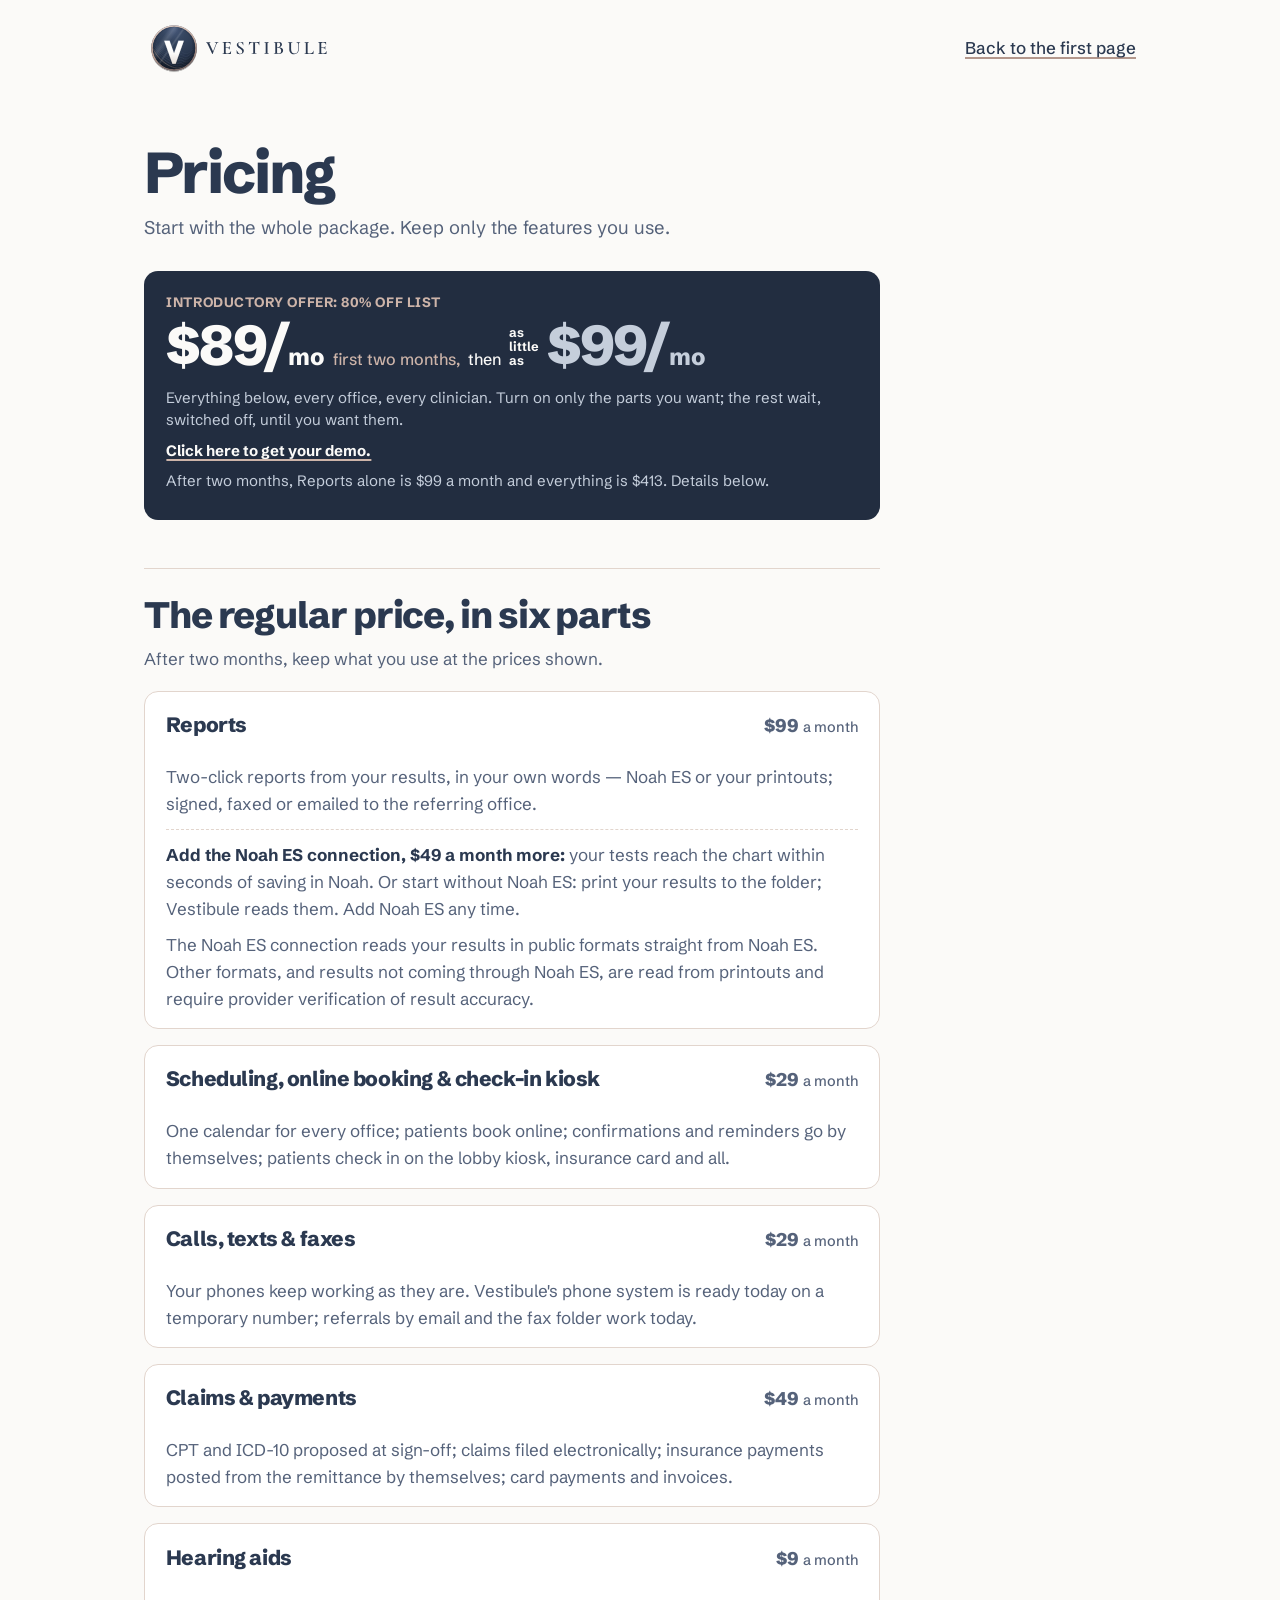
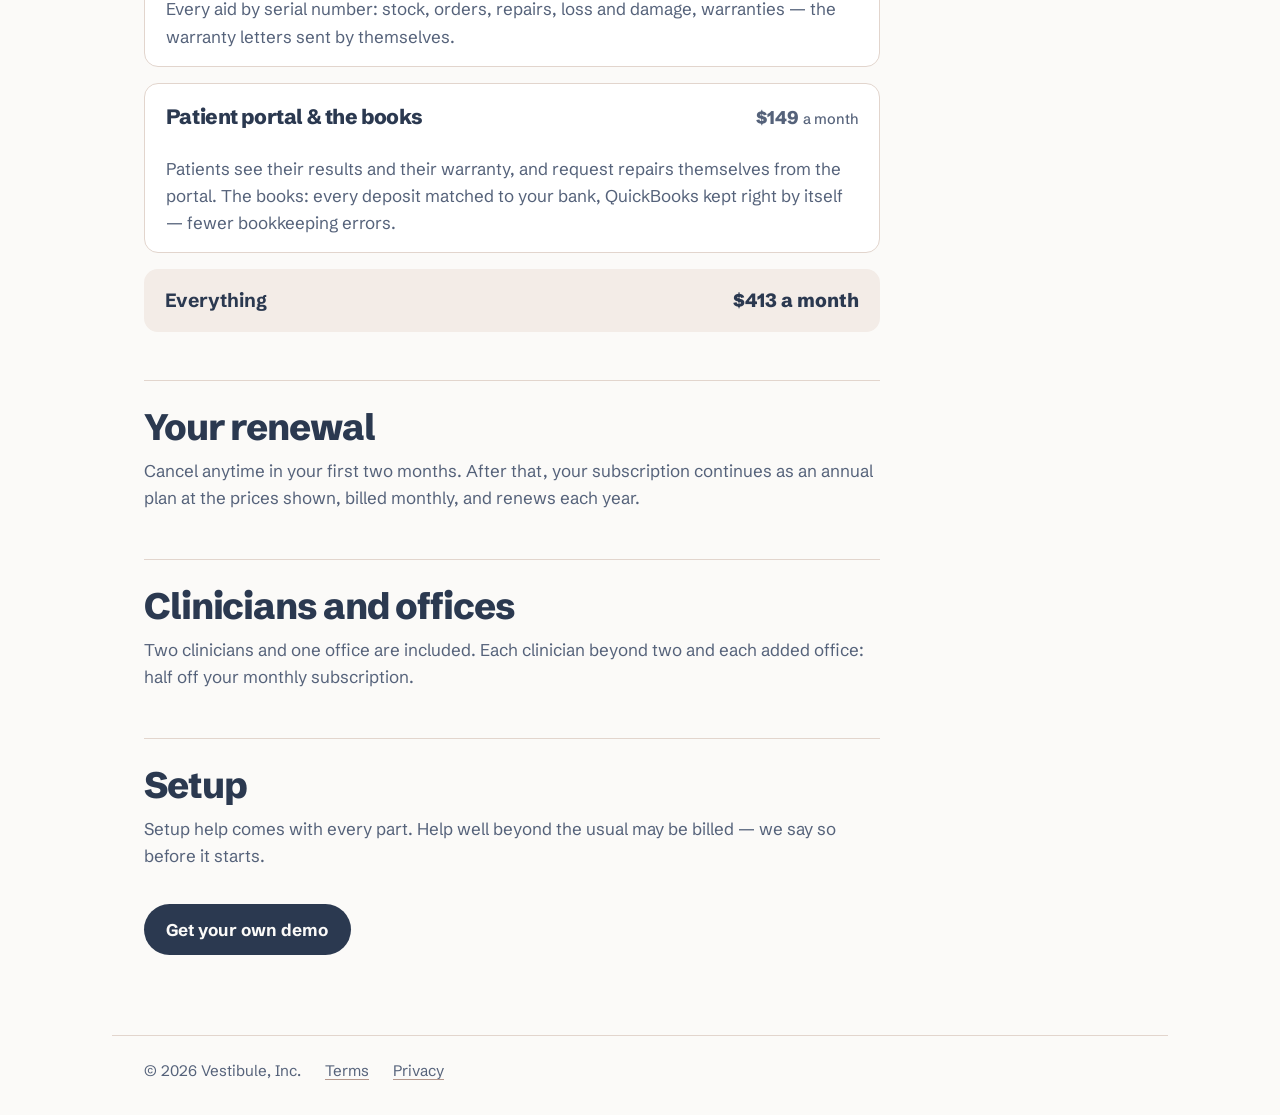
<file: pricing.html>
<!doctype html>
<html lang="en">
<head>
<meta charset="utf-8">
<meta name="viewport" content="width=device-width, initial-scale=1, viewport-fit=cover">
<title>Pricing: Vestibule</title>
<meta name="description" content="What Vestibule costs: an introductory offer of $89 a month for everything, and the regular price part by part.">
<link rel="canonical" href="https://vestibulehq.com/pricing">
<link rel="icon" href="favicon.ico" sizes="48x48">
<link rel="icon" href="favicon.svg" type="image/svg+xml">
<link rel="apple-touch-icon" href="apple-touch-icon.png">
<link rel="preconnect" href="https://fonts.googleapis.com">
<link rel="preconnect" href="https://fonts.gstatic.com" crossorigin>
<link href="https://fonts.googleapis.com/css2?family=Schibsted+Grotesk:wght@400;500;700;800&display=swap" rel="stylesheet">
<style>
  :root {
    --bg: #FBFAF8;
    --band: #F3ECE7;
    --card: #FFFFFF;
    --ink: #2B3950;
    --ink-soft: #55627A;
    --tan: #B3978C;
    --accent-text: #7D6359;
    --rule: #E2D5CD;
    --night: #222D40;
    --night-ink: #FBFAF8;
    --night-soft: #C5CEDB;
    --night-tan: #CDB4A9;
    box-sizing: border-box;
    padding-top: env(safe-area-inset-top, 0px);
    padding-bottom: env(safe-area-inset-bottom, 0px);
  }
  @media (prefers-color-scheme: dark) {
    :root:not([data-theme="light"]) {
      --bg: #1E2838;
      --band: #253247;
      --card: #27334A;
      --ink: #F3EEEA;
      --ink-soft: #BFC8D6;
      --accent-text: #D3BBB0;
      --rule: #3A4A63;
      --night: #121925;
    }
  }
  :root[data-theme="dark"] {
    --bg: #1E2838;
    --band: #253247;
    --card: #27334A;
    --ink: #F3EEEA;
    --ink-soft: #BFC8D6;
    --accent-text: #D3BBB0;
    --rule: #3A4A63;
    --night: #121925;
  }

  *, *::before, *::after { box-sizing: inherit; }
  html { scroll-padding-top: env(safe-area-inset-top, 0px); -webkit-text-size-adjust: 100%; }
  body {
    margin: 0;
    background: var(--bg);
    color: var(--ink);
    font-family: "Schibsted Grotesk", "Segoe UI", system-ui, -apple-system, Arial, sans-serif;
    font-size: 1.0625rem;
    line-height: 1.6;
  }
  a { color: inherit; text-decoration: underline; text-underline-offset: 0.2em; text-decoration-color: var(--tan); text-decoration-thickness: 2px; }
  a:focus-visible { outline: 3px solid var(--tan); outline-offset: 3px; border-radius: 6px; }

  .wrap { max-width: 66rem; margin: 0 auto; padding-left: 1.25rem; padding-right: 1.25rem; }
  .top { display: flex; align-items: center; justify-content: space-between; gap: 1rem; padding-top: 1.1rem; padding-bottom: 1.1rem; }
  .brand { display: block; flex: none; line-height: 0; text-decoration: none; }
  .brand .brand-lockup { display: none; }
  .brand .brand-lockup img { display: block; height: 3.75rem; width: auto; }
  .brand .brand-mark { display: block; height: 2.75rem; width: 2.75rem; }
  @media (min-width: 40rem) { .brand .brand-lockup { display: block; } .brand .brand-mark { display: none; } }
  .toplink { font-weight: 500; }

  .page { max-width: 46rem; padding-top: 1.5rem; padding-bottom: 3.5rem; }
  h1 {
    margin: 0 0 0.6rem;
    font-weight: 800;
    font-size: clamp(2.2rem, 8vw, 3.6rem);
    line-height: 1.04;
    letter-spacing: -0.035em;
  }
  .who { margin: 0 0 1.8rem; font-size: 1.15rem; color: var(--ink-soft); }
  h2 {
    margin: 3rem 0 0.6rem;
    padding-top: 1.6rem;
    border-top: 1px solid var(--rule);
    font-weight: 800;
    font-size: clamp(1.7rem, 5.5vw, 2.3rem);
    line-height: 1.1;
    letter-spacing: -0.03em;
  }
  p { margin: 0 0 0.9rem; }
  .page p { color: var(--ink-soft); }

  .offer-card { background: var(--night); color: var(--night-ink); border-radius: 14px; padding: 1.4rem 1.4rem 1.2rem; }
  .offer-card .tag { margin: 0 0 0.35rem; color: var(--night-tan); font-weight: 700; letter-spacing: 0.04em; text-transform: uppercase; font-size: 0.85rem; }
  .offer-card p { color: var(--night-soft); margin: 0 0 0.5rem; font-size: 0.94rem; line-height: 1.5; }
  .offer-card .was { color: var(--night-soft); }
  .offer-card a { color: var(--night-ink); font-weight: 700; white-space: nowrap; text-decoration-color: var(--night-tan); }
  /* The price line: the introductory price, how long it lasts, then the regular price it starts from. It wraps between its parts. */
  .pl { display: flex; flex-wrap: wrap; align-items: flex-end; align-items: last baseline; gap: 0.7rem 0.5rem; margin: 0; }
  .pl-grp { display: inline-flex; align-items: flex-end; align-items: last baseline; gap: 0.5rem; }
  .pl-amt { font-weight: 800; font-size: 2.75rem; line-height: 0.92; letter-spacing: -0.04em; white-space: nowrap; color: var(--night-ink); }
  .pl-amt small { font-size: 0.42em; font-weight: 800; letter-spacing: -0.01em; }
  .pl-say { font-size: 1rem; line-height: 1.1; font-weight: 500; color: var(--night-tan); white-space: nowrap; }
  .pl-say.pl-then { color: var(--night-ink); }
  .pl-amt.pl-after { color: var(--night-soft); }
  .pl-stack { font-size: 0.8rem; line-height: 1.1; font-weight: 700; color: var(--night-ink); }
  .pl-stack span { display: block; }
  .pl-sr { position: absolute; width: 1px; height: 1px; overflow: hidden; clip-path: inset(50%); white-space: nowrap; }
  .offer-card .pl { margin: 0.35rem 0 1rem; }
  @media (min-width: 40rem) { .offer-card .pl-amt { font-size: 3.5rem; } }

  .steps { list-style: none; margin: 1.2rem 0 0; padding: 0; display: grid; gap: 1rem; }
  .step { background: var(--card); border: 1px solid var(--rule); border-radius: 14px; padding: 1.2rem 1.3rem 1rem; }
  .step-head { display: flex; flex-wrap: wrap; align-items: baseline; justify-content: space-between; gap: 0.3rem 1rem; margin-bottom: 0.5rem; }
  .step h3 { margin: 0; font-weight: 800; font-size: 1.3rem; letter-spacing: -0.02em; line-height: 1.2; }
  .price { font-weight: 800; font-size: 1.15rem; white-space: nowrap; color: var(--ink); }
  .price small { font-weight: 500; font-size: 0.9rem; color: var(--ink-soft); }
  .step .adds { margin: 0; }
  .step .addon { margin: 0.7rem 0 0; padding-top: 0.7rem; border-top: 1px dashed var(--rule); color: var(--ink-soft); }
  .step .addon b { color: var(--ink); }
  .step .addon p { margin: 0 0 0.5rem; }
  .step .addon p:last-child { margin: 0; }
  .total { display: flex; flex-wrap: wrap; align-items: baseline; justify-content: space-between; gap: 0.3rem 1rem; margin: 1rem 0 0; padding: 1rem 1.3rem; background: var(--band); border-radius: 14px; }
  .total b { font-size: 1.2rem; color: var(--ink); }
  .page .total span { color: var(--ink); font-weight: 800; font-size: 1.2rem; white-space: nowrap; }

  .btn { display: inline-block; background: var(--ink); color: var(--bg); font-weight: 700; padding: 0.75rem 1.4rem; border-radius: 999px; text-decoration: none; }
  .cta { margin: 2.2rem 0 0; }

  footer { padding-top: 1.4rem; padding-bottom: 2rem; color: var(--ink-soft); font-size: 0.95rem; display: flex; flex-wrap: wrap; gap: 0.4rem 1.5rem; border-top: 1px solid var(--rule); }
  footer a { text-decoration-thickness: 1px; }

  @media (min-width: 52rem) {
    .wrap { padding-left: 2rem; padding-right: 2rem; }
    .page { padding-top: 3rem; padding-bottom: 5rem; }
  }
</style>
</head>
<body>

<header class="wrap top">
  <a class="brand" href="./"><picture class="brand-lockup"><source srcset="brand/vestibule-lockup-horizontal-dark.svg" media="(prefers-color-scheme: dark)"><img src="brand/vestibule-lockup-horizontal-light.svg" width="190" height="60" alt="Vestibule"></picture><img class="brand-mark" src="brand/vestibule-mark-small.svg" width="44" height="44" alt="Vestibule"></a>
  <a class="toplink" href="./">Back to the first page</a>
</header>

<main class="wrap">
  <article class="page">
    <h1>Pricing</h1>
    <p class="who">Start with the whole package. Keep only the features you use.</p>

    <div class="offer-card">
      <p class="tag">Introductory offer: 80% off list</p>
      <p class="pl">
        <span class="pl-grp"><b class="pl-amt">$89<span aria-hidden="true">/<small>mo</small></span><span class="pl-sr"> a month</span></b><span class="pl-say">first two months,</span></span>
        <span class="pl-say pl-then">then</span>
        <span class="pl-grp"><span class="pl-stack"><span>as</span> <span>little</span> <span>as</span></span><b class="pl-amt pl-after">$99<span aria-hidden="true">/<small>mo</small></span><span class="pl-sr"> a month</span></b></span>
      </p>
      <p>Everything below, every office, every clinician. Turn on only the parts you want; the rest wait, switched off, until you want them.</p>
      <p><a href="./#demo">Click here to get your demo.</a></p>
      <p class="was">After two months, Reports alone is $99 a month and everything is $413. Details below.</p>
    </div>

    <h2>The regular price, in six parts</h2>
    <p>After two months, keep what you use at the prices shown.</p>

    <ul class="steps">
      <li class="step">
        <div class="step-head">
          <h3>Reports</h3>
          <p class="price">$99 <small>a month</small></p>
        </div>
        <p class="adds">Two-click reports from your results, in your own words — Noah ES or your printouts; signed, faxed or emailed to the referring office.</p>
        <div class="addon">
          <p><b>Add the Noah ES connection, $49 a month more:</b> your tests reach the chart within seconds of saving in Noah. Or start without Noah ES: print your results to the folder; Vestibule reads them. Add Noah ES any time.</p>
          <p>The Noah ES connection reads your results in public formats straight from Noah ES. Other formats, and results not coming through Noah ES, are read from printouts and require provider verification of result accuracy.</p>
        </div>
      </li>
      <li class="step">
        <div class="step-head">
          <h3>Scheduling, online booking &amp; check-in kiosk</h3>
          <p class="price">$29 <small>a month</small></p>
        </div>
        <p class="adds">One calendar for every office; patients book online; confirmations and reminders go by themselves; patients check in on the lobby kiosk, insurance card and all.</p>
      </li>
      <li class="step">
        <div class="step-head">
          <h3>Calls, texts &amp; faxes</h3>
          <p class="price">$29 <small>a month</small></p>
        </div>
        <p class="adds">Your phones keep working as they are. Vestibule's phone system is ready today on a temporary number; referrals by email and the fax folder work today.</p>
      </li>
      <li class="step">
        <div class="step-head">
          <h3>Claims &amp; payments</h3>
          <p class="price">$49 <small>a month</small></p>
        </div>
        <p class="adds">CPT and ICD-10 proposed at sign-off; claims filed electronically; insurance payments posted from the remittance by themselves; card payments and invoices.</p>
      </li>
      <li class="step">
        <div class="step-head">
          <h3>Hearing aids</h3>
          <p class="price">$9 <small>a month</small></p>
        </div>
        <p class="adds">Every aid by serial number: stock, orders, repairs, loss and damage, warranties — the warranty letters sent by themselves.</p>
      </li>
      <li class="step">
        <div class="step-head">
          <h3>Patient portal &amp; the books</h3>
          <p class="price">$149 <small>a month</small></p>
        </div>
        <p class="adds">Patients see their results and their warranty, and request repairs themselves from the portal. The books: every deposit matched to your bank, QuickBooks kept right by itself — fewer bookkeeping errors.</p>
      </li>
    </ul>
    <p class="total"><b>Everything</b><span>$413 a month</span></p>

    <h2>Your renewal</h2>
    <p>Cancel anytime in your first two months. After that, your subscription continues as an annual plan at the prices shown, billed monthly, and renews each year.</p>

    <h2>Clinicians and offices</h2>
    <p>Two clinicians and one office are included. Each clinician beyond two and each added office: half off your monthly subscription.</p>

    <h2>Setup</h2>
    <p>Setup help comes with every part. Help well beyond the usual may be billed — we say so before it starts.</p>

    <p class="cta"><a class="btn" href="./#demo">Get your own demo</a></p>
  </article>
</main>

<footer class="wrap">
  <span>© 2026 Vestibule, Inc.</span>
  <a href="terms.html#terms">Terms</a>
  <a href="terms.html#privacy">Privacy</a>
</footer>

</body>
</html>
</file>
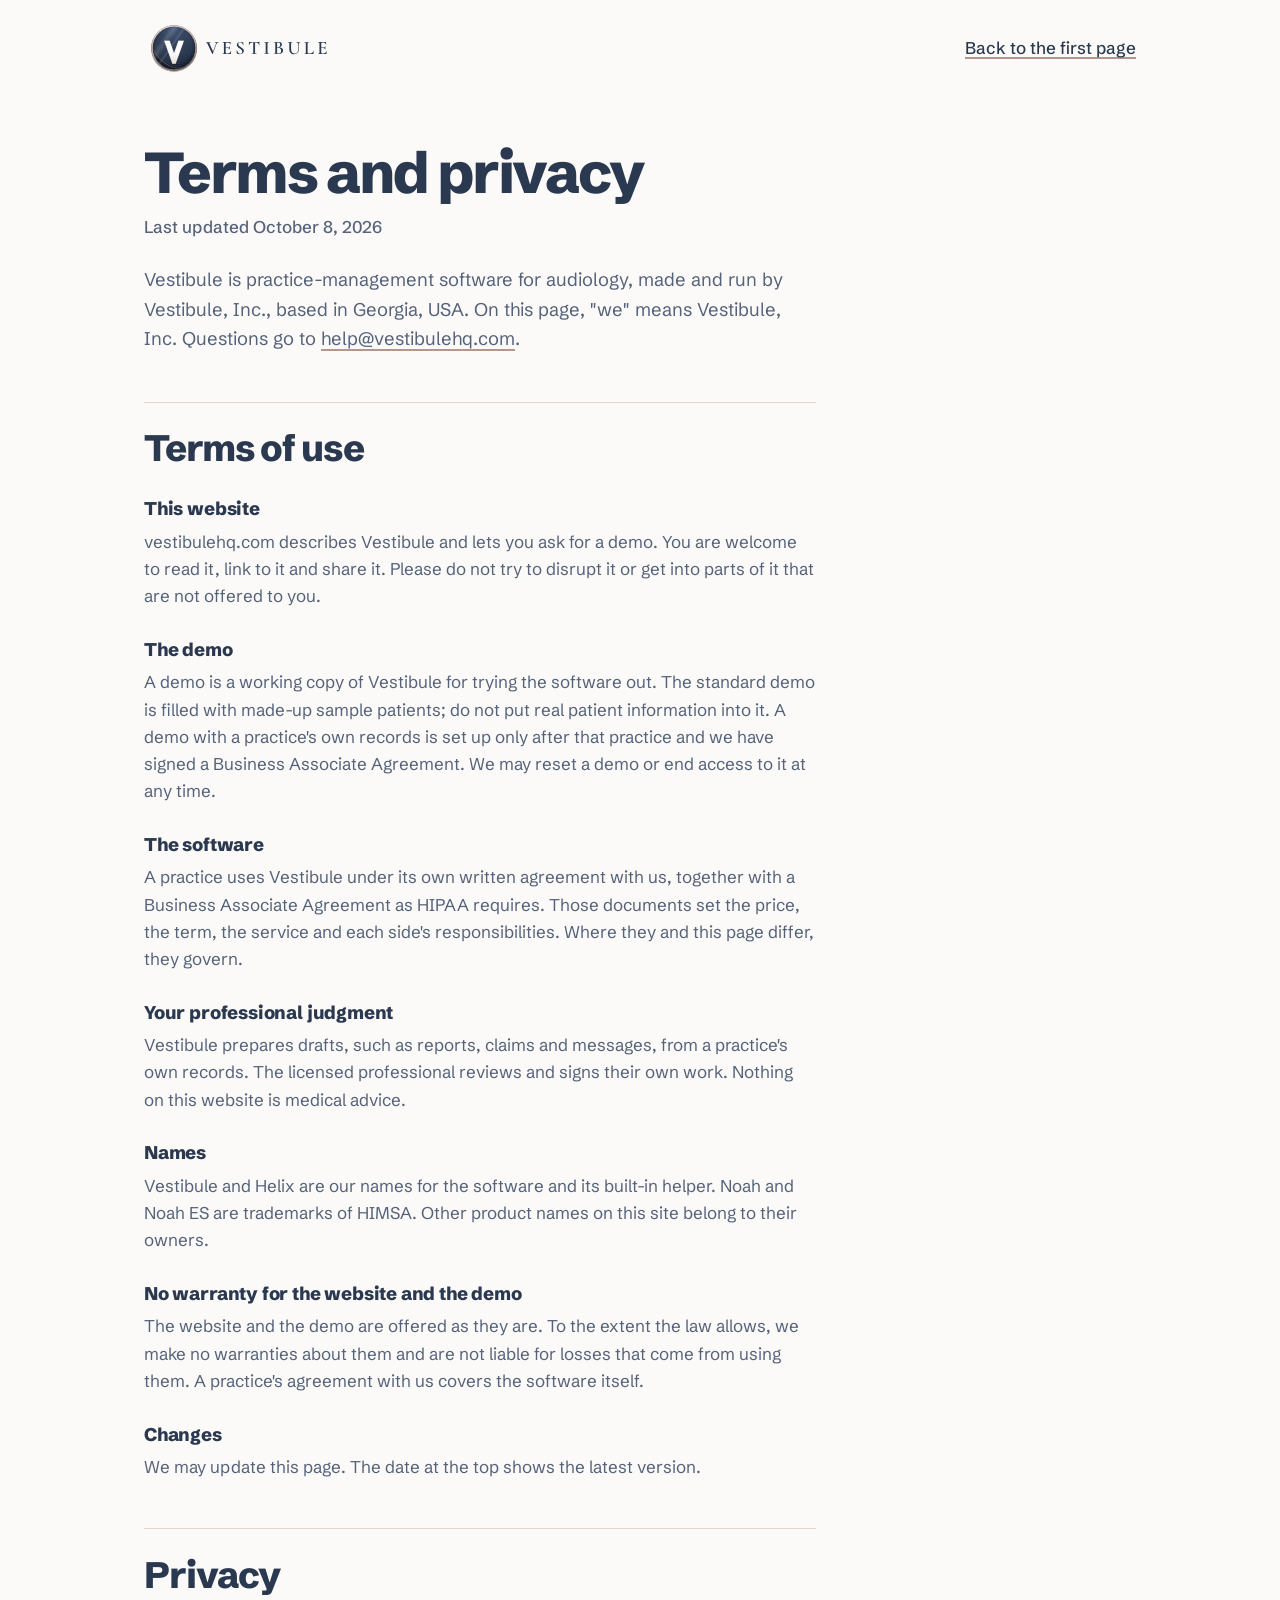
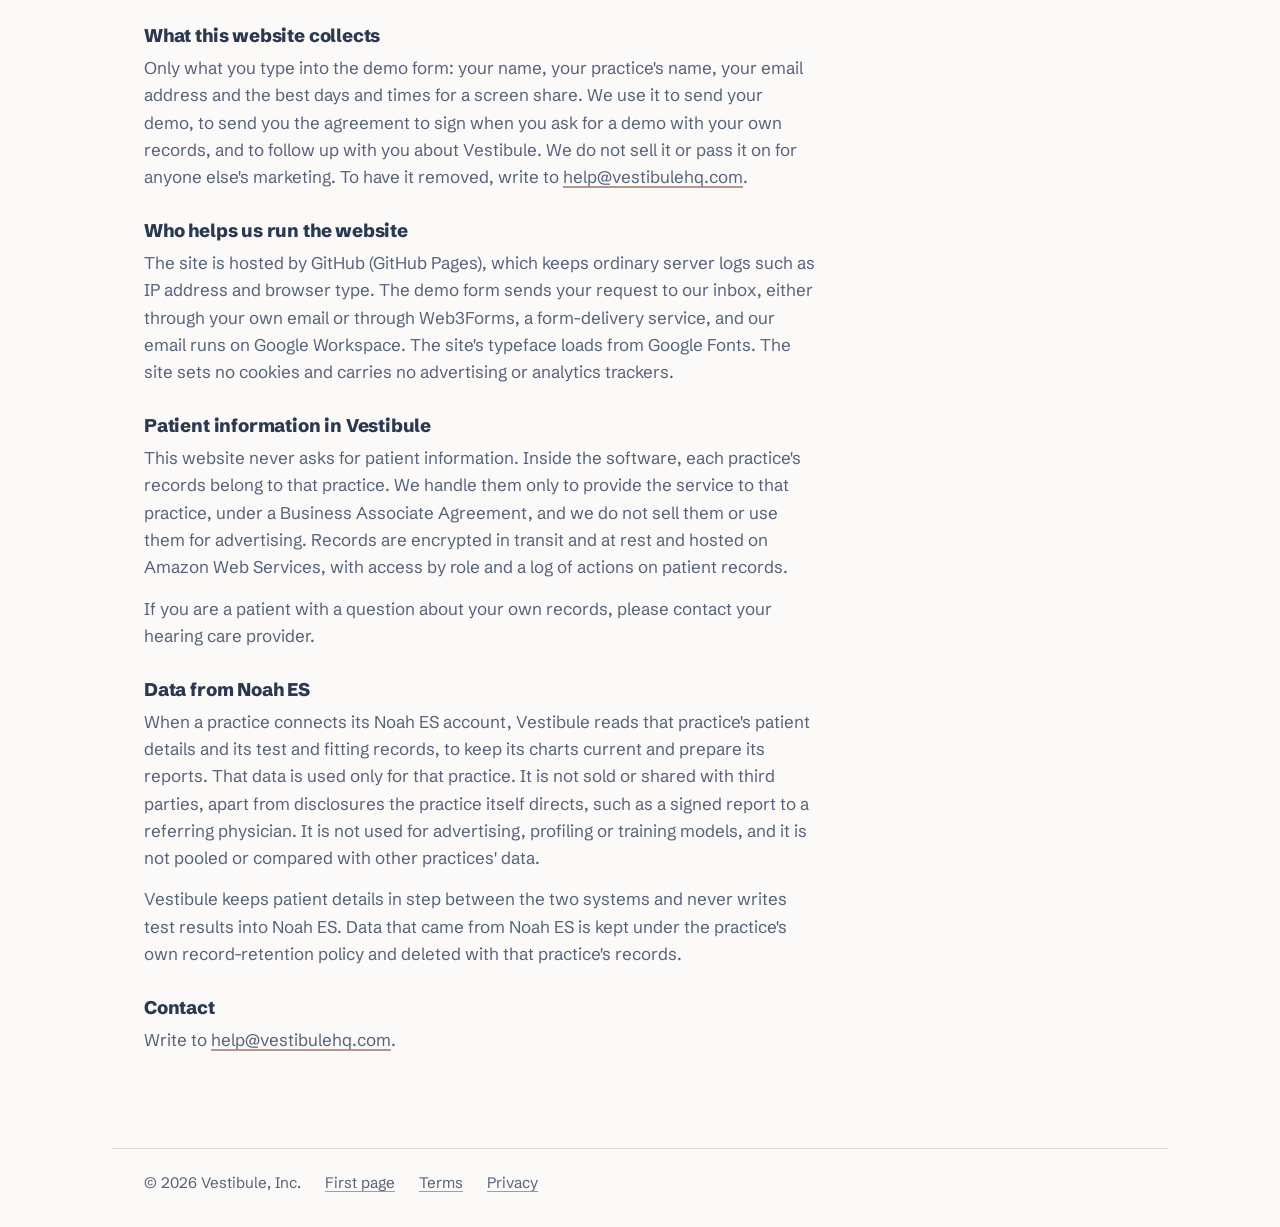
<file: terms.html>
<!doctype html>
<html lang="en">
<head>
<meta charset="utf-8">
<meta name="viewport" content="width=device-width, initial-scale=1, viewport-fit=cover">
<title>Terms and privacy: Vestibule</title>
<meta name="description" content="The terms of use for vestibulehq.com and how Vestibule handles information.">
<link rel="canonical" href="https://vestibulehq.com/terms">
<link rel="icon" href="favicon.ico" sizes="48x48">
<link rel="icon" href="favicon.svg" type="image/svg+xml">
<link rel="apple-touch-icon" href="apple-touch-icon.png">
<link rel="preconnect" href="https://fonts.googleapis.com">
<link rel="preconnect" href="https://fonts.gstatic.com" crossorigin>
<link href="https://fonts.googleapis.com/css2?family=Schibsted+Grotesk:wght@400;500;700;800&display=swap" rel="stylesheet">
<style>
  :root {
    --bg: #FBFAF8;
    --band: #F3ECE7;
    --ink: #2B3950;
    --ink-soft: #55627A;
    --tan: #B3978C;
    --accent-text: #7D6359;
    --rule: #E2D5CD;
    box-sizing: border-box;
    padding-top: env(safe-area-inset-top, 0px);
    padding-bottom: env(safe-area-inset-bottom, 0px);
  }
  @media (prefers-color-scheme: dark) {
    :root:not([data-theme="light"]) {
      --bg: #1E2838;
      --band: #253247;
      --ink: #F3EEEA;
      --ink-soft: #BFC8D6;
      --accent-text: #D3BBB0;
      --rule: #3A4A63;
    }
  }
  :root[data-theme="dark"] {
    --bg: #1E2838;
    --band: #253247;
    --ink: #F3EEEA;
    --ink-soft: #BFC8D6;
    --accent-text: #D3BBB0;
    --rule: #3A4A63;
  }

  *, *::before, *::after { box-sizing: inherit; }
  html { scroll-padding-top: env(safe-area-inset-top, 0px); -webkit-text-size-adjust: 100%; }
  body {
    margin: 0;
    background: var(--bg);
    color: var(--ink);
    font-family: "Schibsted Grotesk", "Segoe UI", system-ui, -apple-system, Arial, sans-serif;
    font-size: 1.0625rem;
    line-height: 1.6;
  }
  a { color: inherit; text-decoration: underline; text-underline-offset: 0.2em; text-decoration-color: var(--tan); text-decoration-thickness: 2px; }
  a:focus-visible { outline: 3px solid var(--tan); outline-offset: 3px; border-radius: 6px; }

  .wrap { max-width: 66rem; margin: 0 auto; padding-left: 1.25rem; padding-right: 1.25rem; }
  .top { display: flex; align-items: center; justify-content: space-between; padding-top: 1.1rem; padding-bottom: 1.1rem; }
  .brand { display: block; flex: none; line-height: 0; text-decoration: none; }
  .brand .brand-lockup { display: none; }
  .brand .brand-lockup img { display: block; height: 3.75rem; width: auto; }
  .brand .brand-mark { display: block; height: 2.75rem; width: 2.75rem; }
  @media (min-width: 40rem) { .brand .brand-lockup { display: block; } .brand .brand-mark { display: none; } }
  .toplink { font-weight: 500; }

  .page { max-width: 42rem; padding-top: 1.5rem; padding-bottom: 3.5rem; }
  h1 {
    margin: 0 0 0.6rem;
    font-weight: 800;
    font-size: clamp(2.2rem, 8vw, 3.6rem);
    line-height: 1.04;
    letter-spacing: -0.035em;
  }
  .dated { margin: 0 0 1.6rem; color: var(--accent-text); font-weight: 500; }
  .who { margin: 0; font-size: 1.15rem; color: var(--ink-soft); }
  h2 {
    margin: 3rem 0 0.4rem;
    padding-top: 1.6rem;
    border-top: 1px solid var(--rule);
    font-weight: 800;
    font-size: clamp(1.7rem, 5.5vw, 2.3rem);
    line-height: 1.1;
    letter-spacing: -0.03em;
  }
  h3 { margin: 1.6rem 0 0.25rem; font-weight: 800; font-size: 1.15rem; letter-spacing: -0.01em; }
  p { margin: 0 0 0.9rem; }
  .page p { color: var(--ink-soft); }

  footer { padding-top: 1.4rem; padding-bottom: 2rem; color: var(--ink-soft); font-size: 0.95rem; display: flex; flex-wrap: wrap; gap: 0.4rem 1.5rem; border-top: 1px solid var(--rule); }
  footer a { text-decoration-thickness: 1px; }

  @media (min-width: 52rem) {
    .wrap { padding-left: 2rem; padding-right: 2rem; }
    .page { padding-top: 3rem; padding-bottom: 5rem; }
  }
</style>
</head>
<body>

<header class="wrap top">
  <a class="brand" href="./"><picture class="brand-lockup"><source srcset="brand/vestibule-lockup-horizontal-dark.svg" media="(prefers-color-scheme: dark)"><img src="brand/vestibule-lockup-horizontal-light.svg" width="190" height="60" alt="Vestibule"></picture><img class="brand-mark" src="brand/vestibule-mark-small.svg" width="44" height="44" alt="Vestibule"></a>
  <a class="toplink" href="./">Back to the first page</a>
</header>

<main class="wrap">
  <article class="page">
    <h1>Terms and privacy</h1>
    <p class="dated">Last updated October 8, 2026</p>
    <p class="who">Vestibule is practice-management software for audiology, made and run by Vestibule, Inc., based in Georgia, USA. On this page, "we" means Vestibule, Inc. Questions go to <a href="mailto:help@vestibulehq.com">help@vestibulehq.com</a>.</p>

    <h2 id="terms">Terms of use</h2>

    <h3>This website</h3>
    <p>vestibulehq.com describes Vestibule and lets you ask for a demo. You are welcome to read it, link to it and share it. Please do not try to disrupt it or get into parts of it that are not offered to you.</p>

    <h3>The demo</h3>
    <p>A demo is a working copy of Vestibule for trying the software out. The standard demo is filled with made-up sample patients; do not put real patient information into it. A demo with a practice's own records is set up only after that practice and we have signed a Business Associate Agreement. We may reset a demo or end access to it at any time.</p>

    <h3>The software</h3>
    <p>A practice uses Vestibule under its own written agreement with us, together with a Business Associate Agreement as HIPAA requires. Those documents set the price, the term, the service and each side's responsibilities. Where they and this page differ, they govern.</p>

    <h3>Your professional judgment</h3>
    <p>Vestibule prepares drafts, such as reports, claims and messages, from a practice's own records. The licensed professional reviews and signs their own work. Nothing on this website is medical advice.</p>

    <h3>Names</h3>
    <p>Vestibule and Helix are our names for the software and its built-in helper. Noah and Noah ES are trademarks of HIMSA. Other product names on this site belong to their owners.</p>

    <h3>No warranty for the website and the demo</h3>
    <p>The website and the demo are offered as they are. To the extent the law allows, we make no warranties about them and are not liable for losses that come from using them. A practice's agreement with us covers the software itself.</p>

    <h3>Changes</h3>
    <p>We may update this page. The date at the top shows the latest version.</p>

    <h2 id="privacy">Privacy</h2>

    <h3>What this website collects</h3>
    <p>Only what you type into the demo form: your name, your practice's name, your email address and the best days and times for a screen share. We use it to send your demo, to send you the agreement to sign when you ask for a demo with your own records, and to follow up with you about Vestibule. We do not sell it or pass it on for anyone else's marketing. To have it removed, write to <a href="mailto:help@vestibulehq.com">help@vestibulehq.com</a>.</p>

    <h3>Who helps us run the website</h3>
    <p>The site is hosted by GitHub (GitHub Pages), which keeps ordinary server logs such as IP address and browser type. The demo form sends your request to our inbox, either through your own email or through Web3Forms, a form-delivery service, and our email runs on Google Workspace. The site's typeface loads from Google Fonts. The site sets no cookies and carries no advertising or analytics trackers.</p>

    <h3>Patient information in Vestibule</h3>
    <p>This website never asks for patient information. Inside the software, each practice's records belong to that practice. We handle them only to provide the service to that practice, under a Business Associate Agreement, and we do not sell them or use them for advertising. Records are encrypted in transit and at rest and hosted on Amazon Web Services, with access by role and a log of actions on patient records.</p>
    <p>If you are a patient with a question about your own records, please contact your hearing care provider.</p>

    <h3>Data from Noah ES</h3>
    <p>When a practice connects its Noah ES account, Vestibule reads that practice's patient details and its test and fitting records, to keep its charts current and prepare its reports. That data is used only for that practice. It is not sold or shared with third parties, apart from disclosures the practice itself directs, such as a signed report to a referring physician. It is not used for advertising, profiling or training models, and it is not pooled or compared with other practices' data.</p>
    <p>Vestibule keeps patient details in step between the two systems and never writes test results into Noah ES. Data that came from Noah ES is kept under the practice's own record-retention policy and deleted with that practice's records.</p>

    <h3>Contact</h3>
    <p>Write to <a href="mailto:help@vestibulehq.com">help@vestibulehq.com</a>.</p>
  </article>
</main>

<footer class="wrap">
  <span>© 2026 Vestibule, Inc.</span>
  <a href="./">First page</a>
  <a href="#terms">Terms</a>
  <a href="#privacy">Privacy</a>
</footer>

</body>
</html>
</file>
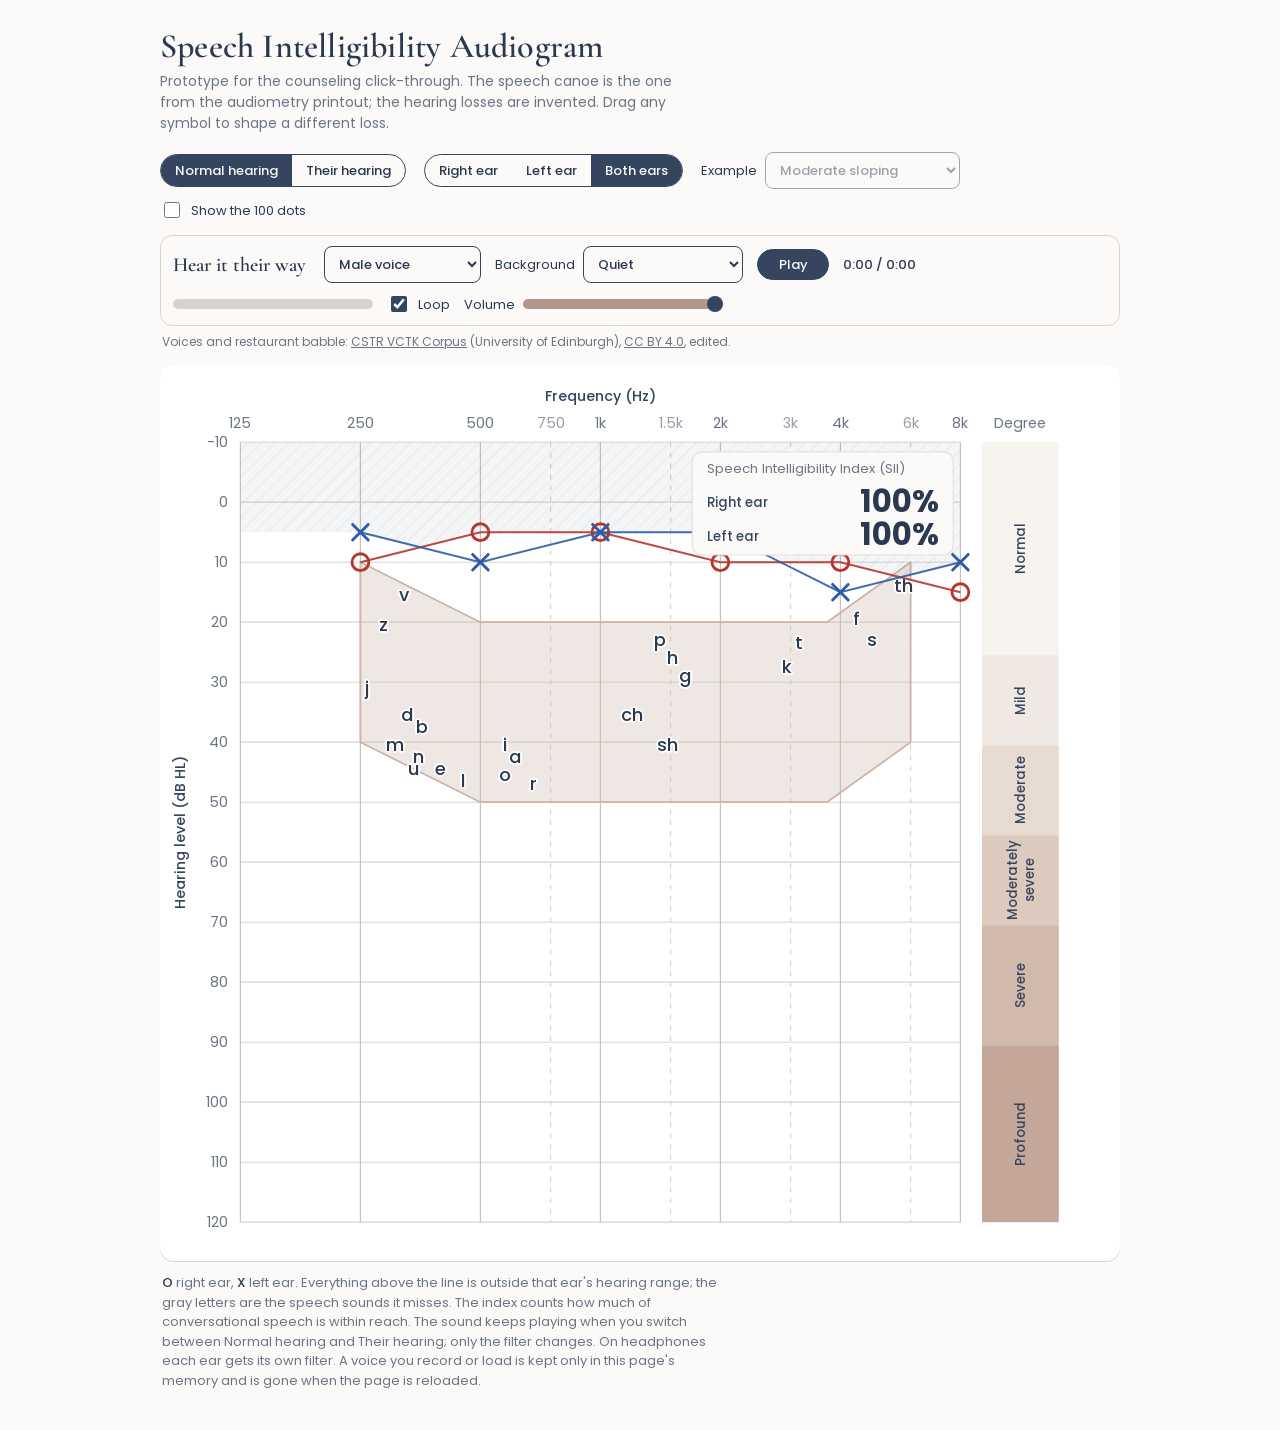
<file: tools/speech-intelligibility-audiogram.html>
<!doctype html>
<html lang="en">
<head>
<meta charset="utf-8">
<meta name="viewport" content="width=device-width, initial-scale=1, viewport-fit=cover">
<title>Speech Intelligibility Audiogram: Vestibule</title>
<meta name="description" content="The Speech Intelligibility Audiogram from Vestibule's counseling tools: the patient's hearing over the speech canoe, the speech sounds they miss, their Speech Intelligibility Index, and a sound played through their hearing loss.">
<link rel="canonical" href="https://vestibulehq.com/tools/speech-intelligibility-audiogram">
<link rel="icon" href="../favicon.ico" sizes="48x48">
<link rel="icon" href="../favicon.svg" type="image/svg+xml">
<link rel="apple-touch-icon" href="../apple-touch-icon.png">
<link rel="preconnect" href="https://fonts.googleapis.com">
<link rel="preconnect" href="https://fonts.gstatic.com" crossorigin>
<link rel="stylesheet" href="https://fonts.googleapis.com/css2?family=Cormorant+Garamond:wght@600&family=Poppins:wght@400;500;600;700&display=swap">
<style>
  :root{
    box-sizing:border-box;
    padding-top:env(safe-area-inset-top,0px);
    padding-bottom:env(safe-area-inset-bottom,0px);
    --page:#FBFAF8;        /* warm white */
    --ink:#2B3950;         /* navy */
    --ink-2:#35455F;       /* light navy */
    --mute:#6B7585;
    --line:#D9D3CD;
    --panel:#FFFFFF;
    --tan:#B3978C;
    --tan-light:#CDB4A9;
    --canoe:#E9E3DD;       /* the grayed-out canoe */
    --canoe-edge:#CDB4A9;
    --right:#B5362F;       /* right ear, red O */
    --left:#2F5BA8;        /* left ear, blue X */
    --miss:#B8B2AC;        /* a speech sound they miss */
    --shade:rgba(43,57,80,.07);
    --focus:#2F5BA8;
  }
  @media (prefers-color-scheme: dark){
    :root:not([data-theme="light"]){
      --page:#222D40; --ink:#FBFAF8; --ink-2:#E6E1DC; --mute:#AEB6C4; --line:#3B4760;
      --panel:#FBFAF8;
    }
  }
  :root[data-theme="dark"]{
    --page:#222D40; --ink:#FBFAF8; --ink-2:#E6E1DC; --mute:#AEB6C4; --line:#3B4760; --panel:#FBFAF8;
  }
  html{scroll-padding-top:env(safe-area-inset-top,0px)}
  html,body{height:100%}
  body{
    margin:0; background:var(--page); color:var(--ink);
    font-family:Poppins, system-ui, -apple-system, "Segoe UI", sans-serif;
    font-size:15px; line-height:1.5;
  }
  main{max-width:960px; margin:0 auto; padding:28px 20px 40px}
  h1{
    font-family:"Cormorant Garamond", Georgia, "Times New Roman", serif;
    font-weight:600; font-size:34px; line-height:1.1; margin:0 0 6px; letter-spacing:.2px;
  }
  .lede{margin:0 0 18px; color:var(--mute); font-size:14px; max-width:60ch}

  .controls{display:flex; flex-wrap:wrap; gap:10px 18px; align-items:center; margin:0 0 14px}
  .seg{display:inline-flex; border:1.5px solid var(--ink-2); border-radius:999px; overflow:hidden}
  .seg button{
    appearance:none; border:0; background:transparent; color:var(--ink);
    font:500 13px/1 Poppins, system-ui, sans-serif; padding:9px 14px; cursor:pointer;
  }
  .seg button[aria-pressed="true"]{background:var(--ink-2); color:#FBFAF8}
  .seg button:focus-visible, select:focus-visible, input:focus-visible{outline:3px solid var(--focus); outline-offset:2px}
  label.sel{display:inline-flex; align-items:center; gap:8px; font-size:13px; color:var(--ink)}
  select{
    font:500 13px Poppins, system-ui, sans-serif; color:var(--ink); background:var(--page);
    border:1.5px solid var(--ink-2); border-radius:8px; padding:7px 10px;
  }
  select:disabled{opacity:.45}
  label.chk{display:inline-flex; align-items:center; gap:8px; font-size:13px; cursor:pointer}
  label.chk input{width:16px; height:16px; accent-color:var(--ink-2)}

  .sound{display:flex; flex-wrap:wrap; gap:10px 14px; align-items:center; margin:0 0 14px; padding:10px 12px; border:1.5px solid var(--line); border-radius:12px}
  .sound-title{font-family:"Cormorant Garamond", Georgia, serif; font-weight:600; font-size:20px; color:var(--ink); margin-right:4px}
  .btn{appearance:none; border:1.5px solid var(--ink-2); background:var(--ink-2); color:#FBFAF8; border-radius:999px; padding:8px 16px; font:500 13px/1 Poppins, system-ui, sans-serif; cursor:pointer; min-width:72px}
  .btn[disabled]{opacity:.4; cursor:default}
  .btn.ghost{background:transparent; color:var(--ink)}
  .btn:focus-visible{outline:3px solid var(--focus); outline-offset:2px}
  .sound-note{font-size:13px; color:var(--mute)}
  .time{font:500 13px Poppins, system-ui, sans-serif; color:var(--ink); font-variant-numeric:tabular-nums; min-width:92px}
  .bar{display:inline-block; width:200px; height:10px; border-radius:5px; background:var(--line); overflow:hidden; vertical-align:middle; cursor:pointer}
  .bar:focus-visible{outline:3px solid var(--focus); outline-offset:2px}
  .bar span{display:block; height:100%; width:0; background:var(--ink-2)}
  /* the volume slider: the bar's track, tan up to the thumb (--p is 0..1, set as the slider moves), a navy thumb */
  .vol{display:inline-flex; align-items:center; gap:8px; font-size:13px; color:var(--ink)}
  .vol input{
    -webkit-appearance:none; appearance:none; width:200px; height:10px; margin:0; padding:0; border:0; border-radius:5px; cursor:pointer;
    --fill:calc(8px + (100% - 16px)*var(--p,1));
    background:linear-gradient(to right, var(--tan) var(--fill), var(--line) var(--fill));
  }
  .vol input::-webkit-slider-runnable-track{height:10px; border-radius:5px; background:transparent}
  .vol input::-webkit-slider-thumb{-webkit-appearance:none; appearance:none; width:16px; height:16px; margin-top:-3px; border:0; border-radius:50%; background:var(--ink-2)}
  .vol input::-moz-range-track{height:10px; border-radius:5px; background:transparent}
  .vol input::-moz-range-thumb{width:16px; height:16px; border:0; border-radius:50%; background:var(--ink-2)}
  .sound-tools{display:inline-flex; gap:8px; align-items:center}
  .sound-tools[hidden], .sound-tools .btn[hidden]{display:none}
  .credit{margin:-6px 2px 14px; font-size:12px; line-height:1.4; color:var(--mute); max-width:90ch}
  .credit a{color:inherit}
  .panel{background:var(--panel); border-radius:14px; padding:10px 6px 4px; box-shadow:0 1px 0 var(--line); overflow-x:auto}
  svg{display:block; width:100%; height:auto; touch-action:none; user-select:none}
  .legend{margin:12px 2px 0; font-size:13px; color:var(--mute); max-width:70ch}
  .legend b{color:var(--ink); font-weight:500}

  /* chart text (inside the SVG, so it keeps the panel's light look in both themes) */
  .ax{font:400 12px Poppins, system-ui, sans-serif; fill:#6B7585}
  .ax-title{font:500 12px Poppins, system-ui, sans-serif; fill:#35455F}
  .deg{font:500 11px Poppins, system-ui, sans-serif; fill:#35455F}
  .ph{font:500 15px Poppins, system-ui, sans-serif; fill:#2B3950; paint-order:stroke; stroke:#fff; stroke-width:3px; stroke-linejoin:round}
  .ph.miss{fill:#B8B2AC}
  .sii-label{font:400 11px Poppins, system-ui, sans-serif; fill:#6B7585}
  .sii-value{font:700 26px Poppins, system-ui, sans-serif; fill:#2B3950}
  .sii-ear{font:500 11px Poppins, system-ui, sans-serif; fill:#35455F}
  .sym{cursor:ns-resize}
  @media (prefers-reduced-motion: no-preference){ .sym{transition:transform .08s} }
  @media (max-width:560px){ h1{font-size:28px} svg{min-width:640px} .vol{flex:1 1 100%} .vol input{flex:1; width:auto; min-width:0} }
  /* embedded in the site's preview device: no heading, tight margins, always the light look */
  html.embed main{padding:12px 16px 14px}
  html.embed h1, html.embed .lede{display:none}
</style>
<script>if (/(^|[?&])embed(=|&|$)/.test(location.search)) { document.documentElement.classList.add("embed"); document.documentElement.setAttribute("data-theme", "light"); }</script>
</head>
<body>
<main>
  <h1>Speech Intelligibility Audiogram</h1>
  <p class="lede">Prototype for the counseling click-through. The speech canoe is the one from the audiometry printout; the hearing losses are invented. Drag any symbol to shape a different loss.</p>

  <div class="controls" role="group" aria-label="What to show">
    <div class="seg" id="who">
      <button type="button" data-who="normal" aria-pressed="true">Normal hearing</button>
      <button type="button" data-who="theirs" aria-pressed="false">Their hearing</button>
    </div>
    <div class="seg" id="ear">
      <button type="button" data-ear="R" aria-pressed="false">Right ear</button>
      <button type="button" data-ear="L" aria-pressed="false">Left ear</button>
      <button type="button" data-ear="B" aria-pressed="true">Both ears</button>
    </div>
    <label class="sel">Example
      <select id="preset" disabled>
        <option value="mildhf">Mild high-frequency</option>
        <option value="modslope" selected>Moderate sloping</option>
        <option value="sevslope">Severe sloping</option>
        <option value="flat">Flat moderate</option>
        <option value="cookie">Cookie-bite</option>
        <option value="notch">Noise notch</option>
        <option value="rising">Rising (low-frequency)</option>
      </select>
    </label>
    <label class="chk"><input type="checkbox" id="dots"> Show the 100 dots</label>
  </div>

  <div class="sound" role="group" aria-label="Hear it their way">
    <span class="sound-title">Hear it their way</span>
    <select id="sound" aria-label="Sound">
      <option value="male" selected>Male voice</option>
      <option value="female">Female voice</option>
      <option value="train">Railroad crossing</option>
      <option value="record">Record a voice</option>
      <option value="load">Load a file</option>
    </select>
    <label class="sel">Background
      <select id="bg" aria-label="Background">
        <option value="quiet" selected>Quiet</option>
        <option value="soft">Restaurant (soft)</option>
        <option value="loud">Restaurant</option>
      </select>
    </label>
    <button type="button" class="btn" id="play">Play</button>
    <span class="time" id="time">0:00 / 0:00</span>
    <span class="bar" id="bar" role="slider" tabindex="0" aria-label="Position in the sound" aria-valuemin="0" aria-valuemax="100" aria-valuenow="0"><span id="prog"></span></span>
    <label class="chk"><input type="checkbox" id="loop" checked> Loop</label>
    <label class="vol">Volume <input type="range" id="vol" min="0" max="100" step="5" value="100" aria-label="Volume" autocomplete="off"></label>
    <span class="sound-note" id="soundNote"></span>
    <span class="sound-tools" id="soundTools" hidden>
      <button type="button" class="btn ghost" id="rec" hidden>Record</button>
      <button type="button" class="btn ghost" id="load" hidden>Load a file</button>
      <input type="file" id="file" accept="audio/*" hidden>
    </span>
  </div>
  <p class="credit">Voices and restaurant babble: <a href="https://datashare.ed.ac.uk/handle/10283/3443">CSTR VCTK Corpus</a> (University of Edinburgh), <a href="https://creativecommons.org/licenses/by/4.0/">CC BY 4.0</a>, edited.</p>

  <div class="panel"><svg id="chart" xmlns="http://www.w3.org/2000/svg" viewBox="0 0 790 735" aria-label="Audiogram with the speech canoe and phonemes"></svg></div>

  <p class="legend"><b>O</b> right ear, <b>X</b> left ear. Everything above the line is outside that ear's hearing range; the gray letters are the speech sounds it misses. The index counts how much of conversational speech is within reach. The sound keeps playing when you switch between Normal hearing and Their hearing; only the filter changes. On headphones each ear gets its own filter. A voice you record or load is kept only in this page's memory and is gone when the page is reloaded.</p>
</main>

<script>
(function(){
  // ---------- geometry (ANSI aspect: one octave = 20 dB) ----------
  const OCT = 100;                 // px per octave
  const DB  = OCT/20;              // px per dB  (5)
  const F0 = 125, FMAX = 8000;     // 6 octaves
  const DBMIN = -10, DBMAX = 120;  // 130 dB
  const L = 62, T = 56;            // plot origin
  const PW = 6*OCT, PH = (DBMAX-DBMIN)*DB;   // 600 x 650
  const DEG_X = L + PW + 18, DEG_W = 64;
  const x = f => L + OCT*Math.log2(f/F0);
  const y = d => T + DB*(d-DBMIN);
  const fOfX = px => F0*Math.pow(2,(px-L)/OCT);
  const dOfY = py => DBMIN + (py-T)/DB;

  // ---------- the speech canoe, traced from the audiometry printout's phoneme overlay ----------
  // squared ends at 250 and 6000 Hz; 10-40 dB at the ends, 20-50 dB across the flat hull (500-3700 Hz)
  const CANOE_TOP = [[250,10],[500,20],[3700,20],[6000,10]];
  const CANOE_BOT = [[250,40],[500,50],[3700,50],[6000,40]];
  function lerpLog(pts,f){
    if (f<=pts[0][0]) return pts[0][1];
    if (f>=pts[pts.length-1][0]) return pts[pts.length-1][1];
    for (let i=0;i<pts.length-1;i++){
      const a=pts[i], b=pts[i+1];
      if (f>=a[0] && f<=b[0]){
        const t=(Math.log2(f)-Math.log2(a[0]))/(Math.log2(b[0])-Math.log2(a[0]));
        return a[1]+t*(b[1]-a[1]);
      }
    }
    return pts[0][1];
  }
  function canoeEnvelope(f){ return [lerpLog(CANOE_TOP,f), lerpLog(CANOE_BOT,f)]; }
  const CANOE_PATH = 'M'+CANOE_TOP.map(p=>x(p[0]).toFixed(1)+','+y(p[1]).toFixed(1)).join(' L')
                   +' L'+CANOE_BOT.slice().reverse().map(p=>x(p[0]).toFixed(1)+','+y(p[1]).toFixed(1)).join(' L')+'Z';

  // ---------- phonemes [label, Hz, dB], as placed on the printout's canoe ----------
  const PHON = [
    ['v',321,15.5],['z',286,20.5],['j',259,31],
    ['d',328,35.5],['b',357,37.5],['m',306,40.5],['n',350,42.5],['u',340,44.5],['e',396,44.5],['l',453,46.5],
    ['i',575,40.5],['a',610,42.5],['o',575,45.5],['r',681,47],
    ['p',1410,23],['h',1513,26],['g',1631,29],
    ['ch',1198,35.5],['sh',1477,40.5],
    ['t',3148,23.5],['k',2935,27.5],
    ['f',4400,19.5],['s',4800,23],['th',5750,14]
  ];

  // ---------- the 100 dots: ANSI S3.5 one-third-octave band importance for average speech, placed inside the canoe ----------
  const BANDS = [[160,.0083],[200,.0095],[250,.0150],[315,.0289],[400,.0440],[500,.0578],[630,.0653],[800,.0711],
    [1000,.0818],[1250,.0844],[1600,.0882],[2000,.0898],[2500,.0868],[3150,.0844],[4000,.0771],[5000,.0527],[6300,.0364],[8000,.0185]];
  // largest-remainder rounding to exactly 100 dots
  const raw = BANDS.map(b=>b[1]*100), base = raw.map(v=>Math.floor(v));
  let rem = 100 - base.reduce((a,b)=>a+b,0);
  const order = raw.map((v,i)=>[v-base[i],i]).sort((a,b)=>b[0]-a[0]);
  for (let k=0;k<rem;k++) base[order[k][1]]++;
  const DOTS = [];
  BANDS.forEach((b,i)=>{
    const n=base[i]; if(!n) return;
    const fc = Math.max(265, Math.min(5750, b[0]));   // bands outside 250-6000 Hz sit at the canoe's ends
    const [top,bot] = canoeEnvelope(fc);
    const span = bot-top;
    for (let k=0;k<n;k++){
      const d = top + span*(k+0.5)/n;
      const jitter = ((k%3)-1)*0.05;             // a little horizontal spread inside the band
      DOTS.push([fc*Math.pow(2,jitter), d]);
    }
  });

  // ---------- hearing presets (dB HL at 250 500 1000 2000 4000 8000), invented ----------
  const FREQS = [250,500,1000,2000,4000,8000];
  const PRESETS = {
    normal:   {R:[10,5,5,10,10,15],  L:[5,10,5,5,15,10]},
    mildhf:   {R:[10,15,20,35,45,50], L:[15,15,25,40,50,55]},
    modslope: {R:[20,25,35,50,60,70], L:[25,30,40,55,65,70]},
    sevslope: {R:[35,45,60,75,85,90], L:[40,50,65,80,90,95]},
    flat:     {R:[45,45,50,50,50,55], L:[50,50,50,55,55,55]},
    cookie:   {R:[15,30,50,50,30,20], L:[20,35,55,50,35,20]},
    notch:    {R:[10,10,15,25,55,30], L:[10,15,15,30,60,35]},
    rising:   {R:[55,45,35,20,15,15], L:[60,50,35,25,15,10]}
  };
  const state = { who:'normal', ear:'B', preset:'modslope', dots:false,
                  thr:{ normal:clone(PRESETS.normal), theirs:clone(PRESETS.modslope) } };
  function clone(o){ return {R:o.R.slice(), L:o.L.slice()}; }
  function cur(){ return state.thr[state.who]; }
  function thrAt(arr,f){ // linear in log f, clamped at the ends
    if (f<=FREQS[0]) return arr[0];
    if (f>=FREQS[FREQS.length-1]) return arr[arr.length-1];
    for (let i=0;i<FREQS.length-1;i++){
      if (f>=FREQS[i] && f<=FREQS[i+1]){
        const t=(Math.log2(f)-Math.log2(FREQS[i]))/(Math.log2(FREQS[i+1])-Math.log2(FREQS[i]));
        return arr[i]+t*(arr[i+1]-arr[i]);
      }
    }
    return arr[0];
  }
  function lineFor(ear){ // the threshold line used for audibility
    const t=cur();
    if (ear==='R') return f=>thrAt(t.R,f);
    if (ear==='L') return f=>thrAt(t.L,f);
    return f=>Math.min(thrAt(t.R,f),thrAt(t.L,f)); // both: the better ear at each frequency
  }
  function sii(ear){
    const line=lineFor(ear);
    let n=0; for (const d of DOTS) if (d[1]>=line(d[0])) n++;
    return n;
  }

  // ---------- render ----------
  const svg = document.getElementById('chart');
  const NS = 'http://www.w3.org/2000/svg';
  function el(name, attrs, text){
    const e=document.createElementNS(NS,name);
    for (const k in attrs) e.setAttribute(k, attrs[k]);
    if (text!=null) e.textContent=text;
    return e;
  }
  const DEGREES = [['Normal',-10,25.5],['Mild',25.5,40.5],['Moderate',40.5,55.5],['Moderately severe',55.5,70.5],['Severe',70.5,90.5],['Profound',90.5,120]];
  const DEG_FILL = ['#F7F3EF','#F0E8E2','#E7DAD1','#DDCABE','#D1B9AB','#C4A799'];

  function render(){
    while (svg.firstChild) svg.removeChild(svg.firstChild);
    const defs = el('defs',{});
    const pat = el('pattern',{id:'hatch',width:'8',height:'8',patternUnits:'userSpaceOnUse',patternTransform:'rotate(45)'});
    pat.appendChild(el('line',{x1:'0',y1:'0',x2:'0',y2:'8',stroke:'#2B3950','stroke-opacity':'.10','stroke-width':'1'}));
    defs.appendChild(pat);
    const clip = el('clipPath',{id:'plot'}); clip.appendChild(el('rect',{x:L,y:T,width:PW,height:PH}));
    defs.appendChild(clip);
    svg.appendChild(defs);

    // plot background
    svg.appendChild(el('rect',{x:L,y:T,width:PW,height:PH,fill:'#FFFFFF'}));

    // grid: dB lines
    for (let d=DBMIN; d<=DBMAX; d+=10){
      svg.appendChild(el('line',{x1:L,y1:y(d),x2:L+PW,y2:y(d),stroke:'#D9D3CD','stroke-width':d%20===0?1:0.8}));
      svg.appendChild(el('text',{x:L-10,y:y(d)+4,'text-anchor':'end',class:'ax'},d));
    }
    // grid: octaves solid, half-octaves dashed
    [125,250,500,1000,2000,4000,8000].forEach(f=>{
      svg.appendChild(el('line',{x1:x(f),y1:T,x2:x(f),y2:T+PH,stroke:'#C9C2BB','stroke-width':1}));
      svg.appendChild(el('text',{x:x(f),y:T-12,'text-anchor':'middle',class:'ax'},f>=1000?(f/1000)+'k':f));
    });
    [750,1500,3000,6000].forEach(f=>{
      svg.appendChild(el('line',{x1:x(f),y1:T,x2:x(f),y2:T+PH,stroke:'#D9D3CD','stroke-width':1,'stroke-dasharray':'4 5'}));
      svg.appendChild(el('text',{x:x(f),y:T-12,'text-anchor':'middle',class:'ax',opacity:'.7'},f>=1000?(f/1000)+'k':f));
    });
    svg.appendChild(el('text',{x:L+PW/2,y:T-34,'text-anchor':'middle',class:'ax-title'},'Frequency (Hz)'));
    const yl = el('text',{x:16,y:T+PH/2,'text-anchor':'middle',class:'ax-title',transform:`rotate(-90 16 ${T+PH/2})`},'Hearing level (dB HL)');
    svg.appendChild(yl);

    // degree strip (one scale: the practice's report rules)
    DEGREES.forEach((g,i)=>{
      const y1=y(g[1]), y2=y(g[2]);
      svg.appendChild(el('rect',{x:DEG_X,y:y1,width:DEG_W,height:y2-y1,fill:DEG_FILL[i]}));
      const cy=(y1+y2)/2, words=g[0].split(' ');
      if (words.length===1){
        svg.appendChild(el('text',{x:DEG_X+DEG_W/2+4,y:cy,'text-anchor':'middle',class:'deg',transform:`rotate(-90 ${DEG_X+DEG_W/2+4} ${cy})`},g[0]));
      } else {
        const x1=DEG_X+DEG_W/2-3, x2=DEG_X+DEG_W/2+11;
        svg.appendChild(el('text',{x:x1,y:cy,'text-anchor':'middle',class:'deg',transform:`rotate(-90 ${x1} ${cy})`},words[0]));
        svg.appendChild(el('text',{x:x2,y:cy,'text-anchor':'middle',class:'deg',transform:`rotate(-90 ${x2} ${cy})`},words.slice(1).join(' ')));
      }
    });
    svg.appendChild(el('text',{x:DEG_X+DEG_W/2,y:T-12,'text-anchor':'middle',class:'ax'},'Degree'));

    // the speech canoe
    svg.appendChild(el('path',{d:CANOE_PATH,fill:'#CDB4A9','fill-opacity':'.32',stroke:'#CDB4A9','stroke-width':1.5,'stroke-linejoin':'round','clip-path':'url(#plot)'}));

    // out-of-range shade for the chosen ear(s): the area above the threshold line
    const line = lineFor(state.ear);
    const steps=[]; for (let px=L; px<=L+PW; px+=4) steps.push(px);
    let dpath = `M${L},${T}`;
    steps.forEach(px=>{ dpath+=` L${px.toFixed(1)},${y(line(fOfX(px))).toFixed(1)}`; });
    dpath+=` L${L+PW},${T} Z`;
    svg.appendChild(el('path',{d:dpath,fill:'url(#hatch)','clip-path':'url(#plot)'}));
    svg.appendChild(el('path',{d:dpath,fill:'#2B3950','fill-opacity':'.05','clip-path':'url(#plot)'}));

    // dots
    if (state.dots){
      DOTS.forEach(d=>{
        const ok = d[1]>=line(d[0]);
        svg.appendChild(el('circle',{cx:x(d[0]),cy:y(d[1]),r:3.2,fill:ok?'#35455F':'#C8C2BC'}));
      });
    }

    // phonemes
    PHON.forEach(p=>{
      const ok = p[2]>=line(p[1]);
      svg.appendChild(el('text',{x:x(p[1]),y:y(p[2])+5,'text-anchor':'middle',class:'ph'+(ok?'':' miss')},p[0]));
    });

    // threshold lines + symbols
    const t=cur();
    const draw = (arr, color, ear) => {
      if (state.ear!=='B' && state.ear!==ear) return;
      let d=''; FREQS.forEach((f,i)=>{ d+=(i?' L':'M')+x(f).toFixed(1)+','+y(arr[i]).toFixed(1); });
      svg.appendChild(el('path',{d,fill:'none',stroke:color,'stroke-width':1.6,'stroke-opacity':'.9'}));
      FREQS.forEach((f,i)=>{
        const cx=x(f), cy=y(arr[i]);
        const g=el('g',{class:'sym','data-ear':ear,'data-i':i,tabindex:'0',role:'slider','aria-label':`${ear==='R'?'Right':'Left'} ear at ${f} Hz`,'aria-valuenow':arr[i],'aria-valuemin':DBMIN,'aria-valuemax':DBMAX});
        g.appendChild(el('circle',{cx,cy,r:14,fill:'#fff','fill-opacity':'0'}));   // grab area
        if (ear==='R') g.appendChild(el('circle',{cx,cy,r:7,fill:'none',stroke:color,'stroke-width':2.4}));
        else {
          g.appendChild(el('line',{x1:cx-6.5,y1:cy-6.5,x2:cx+6.5,y2:cy+6.5,stroke:color,'stroke-width':2.4,'stroke-linecap':'round'}));
          g.appendChild(el('line',{x1:cx-6.5,y1:cy+6.5,x2:cx+6.5,y2:cy-6.5,stroke:color,'stroke-width':2.4,'stroke-linecap':'round'}));
        }
        svg.appendChild(g);
      });
    };
    draw(t.R,'#B5362F','R'); draw(t.L,'#2F5BA8','L');

    // SII, top-right corner of the plot
    const bx = x(1700), by = T+8, bw = x(8000)-bx-6;
    const both = state.ear==='B';
    svg.appendChild(el('rect',{x:bx,y:by,width:bw,height:both?86:58,rx:8,fill:'#FBFAF8',stroke:'#E6E0DA'}));
    svg.appendChild(el('text',{x:bx+12,y:by+18,class:'sii-label'},'Speech Intelligibility Index (SII)'));
    if (both){
      svg.appendChild(el('text',{x:bx+12,y:by+46,class:'sii-ear'},'Right ear'));
      svg.appendChild(el('text',{x:bx+bw-12,y:by+50,'text-anchor':'end',class:'sii-value'},sii('R')+'%'));
      svg.appendChild(el('text',{x:bx+12,y:by+74,class:'sii-ear'},'Left ear'));
      svg.appendChild(el('text',{x:bx+bw-12,y:by+78,'text-anchor':'end',class:'sii-value'},sii('L')+'%'));
    } else {
      svg.appendChild(el('text',{x:bx+12,y:by+46,class:'sii-ear'},state.ear==='R'?'Right ear':'Left ear'));
      svg.appendChild(el('text',{x:bx+bw-12,y:by+50,'text-anchor':'end',class:'sii-value'},sii(state.ear)+'%'));
    }
    if (window.FSA && window.FSA.onChange) window.FSA.onChange();
  }

  // ---------- controls ----------
  document.getElementById('who').addEventListener('click',e=>{
    const b=e.target.closest('button'); if(!b) return;
    state.who=b.dataset.who;
    document.querySelectorAll('#who button').forEach(x=>x.setAttribute('aria-pressed',x===b?'true':'false'));
    document.getElementById('preset').disabled = state.who!=='theirs';
    render();
  });
  document.getElementById('ear').addEventListener('click',e=>{
    const b=e.target.closest('button'); if(!b) return;
    state.ear=b.dataset.ear;
    document.querySelectorAll('#ear button').forEach(x=>x.setAttribute('aria-pressed',x===b?'true':'false'));
    render();
  });
  document.getElementById('preset').addEventListener('change',e=>{
    state.preset=e.target.value; state.thr.theirs=clone(PRESETS[state.preset]); render();
  });
  document.getElementById('dots').addEventListener('change',e=>{ state.dots=e.target.checked; render(); });

  // drag a symbol up or down (5 dB steps); arrow keys do the same
  let drag=null;
  function svgPoint(evt){
    const pt=svg.createSVGPoint(); pt.x=evt.clientX; pt.y=evt.clientY;
    return pt.matrixTransform(svg.getScreenCTM().inverse());
  }
  svg.addEventListener('pointerdown',e=>{
    const g=e.target.closest('.sym'); if(!g) return;
    drag={ear:g.dataset.ear,i:+g.dataset.i}; svg.setPointerCapture(e.pointerId); e.preventDefault();
  });
  svg.addEventListener('pointermove',e=>{
    if(!drag) return;
    const p=svgPoint(e);
    const d=Math.max(DBMIN,Math.min(DBMAX,Math.round(dOfY(p.y)/5)*5));
    const arr=cur()[drag.ear]; if (arr[drag.i]!==d){ arr[drag.i]=d; render(); }
  });
  svg.addEventListener('pointerup',()=>{ drag=null; });
  svg.addEventListener('pointercancel',()=>{ drag=null; });
  svg.addEventListener('keydown',e=>{
    const g=e.target.closest('.sym'); if(!g) return;
    const arr=cur()[g.dataset.ear], i=+g.dataset.i;
    if (e.key==='ArrowUp'){ arr[i]=Math.max(DBMIN,arr[i]-5); render(); e.preventDefault(); }
    if (e.key==='ArrowDown'){ arr[i]=Math.min(DBMAX,arr[i]+5); render(); e.preventDefault(); }
  });

  window.FSA = { state, cur, FREQS, PRESETS };
  render();
})();
</script>

<script>
(function(){
  const FSA = window.FSA;
  const BANDS = [250,500,1000,2000,4000,8000];
  // the rule of record (10/12): 1.5 dB out for every dB of threshold above 20, capped at 60
  const att = T => Math.min(60, 1.5*Math.max(0, T-20));

  // What plays: the two voices (the Rainbow Passage, from the files), the railroad crossing (synthesized),
  // or a voice recorded or loaded here: a speech entry with no file, its clip in this page's memory only (gone on reload).
  // The background goes under the voices only: the 8-talker babble, looped, set from the speech's level.
  const SOUNDS = {
    'male':   {kind:'speech', file:'sounds/rainbow_p311_M_Iowa.mp3'},
    'female': {kind:'speech', file:'sounds/rainbow_p339_F_Pennsylvania.mp3'},
    'train':  {kind:'synth'},
    'record': {kind:'speech', tool:'rec'},
    'load':   {kind:'speech', tool:'load'}
  };
  const BABBLE_FILE = 'sounds/babble_vctk_8talker.mp3';
  const BG_DB = {quiet:null, soft:10, loud:5};     // the babble this many dB below the voice
  const FADE = 0.2;                                // s: the babble's fades in, out and at its loop seam
  const buffers = {};          // id -> AudioBuffer (the babble under 'babble')
  const fetched = {};          // url -> Promise<ArrayBuffer>
  const level = {};            // id -> RMS of the voice with its pauses removed; 'babble' -> RMS of the bed
  let ctx=null, chain=null, src=null, bgSrc=null, bgGain=null, playing=false, current='male', bg='quiet', loading=false, recorder=null, recTimer=null;
  let curBuf=null, startAt=0, offset=0, raf=null;

  const $ = id => document.getElementById(id);
  const soundSel=$('sound'), bgSel=$('bg'), playBtn=$('play'), loopChk=$('loop'), note=$('soundNote'), tools=$('soundTools'), recBtn=$('rec'), loadBtn=$('load'), fileIn=$('file'), timeEl=$('time'), progEl=$('prog'), barEl=$('bar'), volIn=$('vol');
  const fmt = t => { t=Math.max(0,Math.floor(t)); return Math.floor(t/60)+':'+String(t%60).padStart(2,'0'); };
  function elapsed(){ if(!curBuf) return 0; const d=curBuf.duration; const e = offset + (playing && ctx ? ctx.currentTime-startAt : 0); return loopChk.checked ? e % d : Math.min(e, d); }
  function tick(){ if(!curBuf){ timeEl.textContent='0:00 / 0:00'; progEl.style.width='0'; barEl.setAttribute('aria-valuenow','0'); return; } const e=elapsed(), d=curBuf.duration; timeEl.textContent=fmt(e)+' / '+fmt(d); progEl.style.width=(100*e/d).toFixed(1)+'%'; barEl.setAttribute('aria-valuenow',Math.round(100*e/d)); if (playing) raf=requestAnimationFrame(tick); }
  // jump to a spot: click or drag on the bar, or arrow keys (5 s); the background keeps going
  async function seekTo(sec){
    if (!curBuf){ ensureCtx(); curBuf = await bufferFor(current); if(!curBuf) return; }
    const d=curBuf.duration; const was=playing;
    if (was){ stopVoice(); }
    offset = Math.max(0, Math.min(d-0.01, sec));
    if (was) startVoice(); else tick();
  }
  function barSeek(ev){ const r=barEl.getBoundingClientRect(); const f=Math.max(0,Math.min(1,(ev.clientX-r.left)/r.width)); if (curBuf) seekTo(f*curBuf.duration); }
  let dragging=false;
  barEl.addEventListener('pointerdown', ev=>{ dragging=true; barEl.setPointerCapture(ev.pointerId); barSeek(ev); });
  barEl.addEventListener('pointermove', ev=>{ if(dragging) barSeek(ev); });
  barEl.addEventListener('pointerup', ()=>{ dragging=false; });
  barEl.addEventListener('keydown', ev=>{ if(!curBuf) return; if(ev.key==='ArrowRight'){ seekTo(elapsed()+5); ev.preventDefault(); } if(ev.key==='ArrowLeft'){ seekTo(elapsed()-5); ev.preventDefault(); } });

  // ---------- audio graph: source -> stereo upmix -> per-channel bank -> merge -> master -> volume -> out ----------
  // The voice and the background both enter at the upmix, so the hearing-loss filter applies to whatever plays.
  // The Volume slider is one gain after the mix (master is the fixed 0.9 headroom trim), so the babble's level under the
  // voice never moves with it: gain = (slider/100)^2, 100 is the level before the slider existed, 50 is about 12 dB down,
  // 0 is silent. Changes ramp over 20 ms. The value lives in the slider for this page's session only; nothing is stored.
  function ensureCtx(){
    if (!ctx){ ctx = new (window.AudioContext||window.webkitAudioContext)(); buildChain(); }
    if (ctx.state==='suspended') ctx.resume();
  }
  function makeBank(){
    const filters = BANDS.map((f,i)=>{
      const b = ctx.createBiquadFilter();
      if (i===0){ b.type='lowshelf'; b.frequency.value=350; }
      else if (i===BANDS.length-1){ b.type='highshelf'; b.frequency.value=6000; }
      else { b.type='peaking'; b.frequency.value=f; b.Q.value=1.4; }
      b.gain.value=0; return b;
    });
    for (let i=0;i<filters.length-1;i++) filters[i].connect(filters[i+1]);
    return {input:filters[0], output:filters[filters.length-1], filters};
  }
  function buildChain(){
    const upmix = ctx.createGain(); upmix.channelCount=2; upmix.channelCountMode='explicit'; upmix.channelInterpretation='speakers';
    const splitter = ctx.createChannelSplitter(2), merger = ctx.createChannelMerger(2);
    const L = makeBank(), R = makeBank();
    upmix.connect(splitter);
    splitter.connect(L.input,0); splitter.connect(R.input,1);
    L.output.connect(merger,0,0); R.output.connect(merger,0,1);
    const master = ctx.createGain(); master.gain.value=0.9;
    const volume = ctx.createGain(); volume.gain.value=volGain();
    merger.connect(master); master.connect(volume); volume.connect(ctx.destination);
    chain = {upmix, L, R, master, volume};
  }
  function volGain(){ return Math.pow((+volIn.value)/100, 2); }
  function setVolume(){
    volIn.style.setProperty('--p', (+volIn.value)/100);
    if (!chain) return;
    const g = chain.volume.gain, now = ctx.currentTime;
    g.cancelScheduledValues(now); g.setValueAtTime(g.value, now); g.linearRampToValueAtTime(volGain(), now+0.02);
  }
  volIn.addEventListener('input', setVolume);
  setVolume();
  // the chart drives the filters: every render() calls this
  FSA.onChange = function(){
    if (!ctx || !chain) return;
    const {state, cur} = FSA, t = cur(), now = ctx.currentTime, theirs = state.who==='theirs';
    const pick = ch => state.ear==='B' ? (ch==='L'?t.L:t.R) : (state.ear==='L'?t.L:t.R);
    ['L','R'].forEach(ch=>{
      const thr = pick(ch);
      chain[ch].filters.forEach((f,i)=> f.gain.setTargetAtTime(theirs ? -att(thr[i]) : 0, now, 0.04));
    });
  };

  // ---------- the files ----------
  function fetchFile(url){ return fetched[url] || (fetched[url] = fetch(url).then(r=>{ if(!r.ok) throw new Error(url+': '+r.status); return r.arrayBuffer(); })); }
  async function decodeFile(url){ ensureCtx(); const ab = await fetchFile(url); return await ctx.decodeAudioData(ab.slice(0)); }
  // RMS over 20 ms frames; for a voice, frames more than 30 dB under its loudest (or under -60 dBFS) are pauses and are left out
  function rmsOf(buf, dropPauses){
    const x = buf.getChannelData(0), win = Math.round(buf.sampleRate*0.02), n = Math.floor(x.length/win);
    const fr = new Float64Array(n); let mx = 0;
    for (let i=0;i<n;i++){ let acc=0; for (let k=i*win, e=k+win; k<e; k++) acc += x[k]*x[k]; fr[i]=Math.sqrt(acc/win); if (fr[i]>mx) mx=fr[i]; }
    const thr = dropPauses ? Math.max(mx*Math.pow(10,-30/20), Math.pow(10,-60/20)) : 0;
    let acc=0, cnt=0; for (let i=0;i<n;i++){ if (fr[i]>thr){ acc += fr[i]*fr[i]; cnt++; } }
    return cnt ? Math.sqrt(acc/cnt) : 1e-6;
  }
  // the bed as a loop: its last 0.2 s crossfaded into its first 0.2 s, so it goes round without a seam
  function loopable(buf){
    const sr = buf.sampleRate, n = Math.round(FADE*sr), len = buf.length - n;
    const out = ctx.createBuffer(buf.numberOfChannels, len, sr);
    for (let ch=0; ch<buf.numberOfChannels; ch++){
      const x = buf.getChannelData(ch), y = out.getChannelData(ch);
      y.set(x.subarray(0, len));
      for (let i=0;i<n;i++){ const t = (i/n)*Math.PI/2; y[i] = y[i]*Math.sin(t) + x[len+i]*Math.cos(t); }
    }
    return out;
  }
  async function bufferFor(id){
    const s = SOUNDS[id];
    if (s.kind==='synth'){ if(!buffers.train) buffers.train = synthTrain(); return buffers.train; }
    if (!buffers[id] && s.file){
      loading = true; refreshSoundUI();
      try { buffers[id] = await decodeFile(s.file); level[id] = rmsOf(buffers[id], true); }
      catch (e) { note.textContent = 'That recording could not be loaded.'; }
      loading = false; refreshSoundUI();
    }
    return buffers[id] || null;
  }
  async function babbleBuffer(){
    if (!buffers.babble){
      const raw = await decodeFile(BABBLE_FILE);
      buffers.babble = loopable(raw); level.babble = rmsOf(buffers.babble, false);
    }
    return buffers.babble;
  }
  // the babble's gain: the voice's level (pauses removed) over the bed's, then the chosen dB below it
  function bgGainFor(id){ const dB = BG_DB[bg]; if (dB==null || !level[id] || !level.babble) return 0; return (level[id]/level.babble) * Math.pow(10, -dB/20); }
  function hasBg(){ return SOUNDS[current].kind==='speech' && BG_DB[bg]!=null; }

  function refreshSoundUI(){
    current = soundSel.value; bg = bgSel.value;
    const s = SOUNDS[current];
    bgSel.disabled = s.kind!=='speech';
    playBtn.disabled = loading || (!!s.tool && !buffers[current]);
    tools.hidden = !s.tool; recBtn.hidden = s.tool!=='rec'; loadBtn.hidden = s.tool!=='load';
    if (loading) note.textContent = 'Loading…';
    else if (!recorder) note.textContent = s.kind==='synth' ? 'Synthesized stand-in: a far-off horn at 7 s, the train closing in from the left, the crossing signal (long, long, short, long) as it reaches you at 20 s.' : '';
  }

  // ---------- playing ----------
  function startVoice(){
    const d=curBuf.duration; if (offset>=d) offset=0;
    src = ctx.createBufferSource(); src.buffer=curBuf; src.loop=loopChk.checked;
    src.connect(chain.upmix);
    src.onended = ()=>{ if (src && !src.loop){ src=null; playing=false; offset=0; playBtn.textContent='Play'; stopBg(); cancelAnimationFrame(raf); tick(); } };
    FSA.onChange(); src.start(0, offset % d); startAt=ctx.currentTime; playing=true; playBtn.textContent='Pause'; tick();
  }
  function stopVoice(){
    if (src){ const e=elapsed(); try{ src.onended=null; src.stop(); }catch(e2){} src.disconnect(); src=null; offset=e; }
    playing=false; playBtn.textContent='Play'; cancelAnimationFrame(raf); tick();
  }
  async function startBg(){
    if (!hasBg()) return;
    const want = current;
    const bed = await babbleBuffer();
    if (!playing || current!==want || !hasBg() || bgSrc) return;   // things moved on while the bed loaded
    bgGain = ctx.createGain(); bgGain.gain.value = 0;
    bgSrc = ctx.createBufferSource(); bgSrc.buffer = bed; bgSrc.loop = true;
    bgSrc.connect(bgGain); bgGain.connect(chain.upmix);
    const now = ctx.currentTime;
    bgSrc.start(now, (ctx.currentTime*0.37) % bed.duration);
    bgGain.gain.setValueAtTime(0, now); bgGain.gain.linearRampToValueAtTime(bgGainFor(current), now+FADE);
  }
  function setBgLevel(){
    if (!bgSrc) return;
    const now = ctx.currentTime, g = bgGainFor(current);
    bgGain.gain.cancelScheduledValues(now); bgGain.gain.setValueAtTime(bgGain.gain.value, now); bgGain.gain.linearRampToValueAtTime(g, now+FADE);
  }
  function stopBg(){
    if (!bgSrc) return;
    const s2 = bgSrc, g2 = bgGain, now = ctx.currentTime;
    bgSrc = null; bgGain = null;
    g2.gain.cancelScheduledValues(now); g2.gain.setValueAtTime(g2.gain.value, now); g2.gain.linearRampToValueAtTime(0, now+FADE);
    try { s2.stop(now+FADE+0.02); } catch(e) {}
    setTimeout(()=>{ try{ s2.disconnect(); g2.disconnect(); }catch(e){} }, (FADE+0.1)*1000);
  }
  async function play(){
    ensureCtx();
    if (!curBuf) curBuf = await bufferFor(current); if (!curBuf) return;
    stopVoice();
    startVoice();
    if (hasBg()) startBg();
  }
  function stop(){        // pause: remember where we were
    stopVoice(); stopBg();
  }
  playBtn.addEventListener('click', ()=> playing ? stop() : play());
  loopChk.addEventListener('change', ()=>{ if (src) src.loop = loopChk.checked; });
  soundSel.addEventListener('change', async ()=>{ if (recorder) recorder.stop(); const was=playing; stop(); offset=0; curBuf=null; refreshSoundUI(); ensureCtx(); curBuf=await bufferFor(current); tick(); if (was && curBuf) play(); });
  bgSel.addEventListener('change', ()=>{ refreshSoundUI(); if (!playing) return; if (!hasBg()) stopBg(); else if (bgSrc) setBgLevel(); else startBg(); });

  // ---------- a voice recorded or loaded here (the d7467cb record and load, as Sound entries) ----------
  // The clip is decoded into this page's memory and nowhere else: no store, gone on reload. From then on it is a voice
  // like the two files: the same filter chain, Loop and Background, the babble set from its speech level (pauses removed).
  async function takeClip(id, blob){
    let buf;
    try { ensureCtx(); buf = await ctx.decodeAudioData(await blob.arrayBuffer()); }
    catch(e){ note.textContent='That file could not be read as audio.'; return; }
    buffers[id] = buf; level[id] = rmsOf(buf, true);
    if (current===id){ stop(); curBuf=buf; offset=0; refreshSoundUI(); tick(); }
  }
  loadBtn.addEventListener('click', ()=> fileIn.click());
  fileIn.addEventListener('change', ()=>{ if (fileIn.files[0]) takeClip(current, fileIn.files[0]); fileIn.value=''; });
  recBtn.addEventListener('click', async ()=>{
    if (recorder){ recorder.stop(); return; }
    stop();
    const target=current; let stream;
    try{ stream = await navigator.mediaDevices.getUserMedia({audio:{echoCancellation:false, noiseSuppression:false, autoGainControl:false}}); }
    catch(e){ note.textContent='The microphone is blocked here. Open the page in its own tab, or use Load a file.'; return; }
    const chunks=[]; recorder = new MediaRecorder(stream);
    recorder.ondataavailable = e=>chunks.push(e.data);
    recorder.onstop = ()=>{ stream.getTracks().forEach(t=>t.stop()); clearInterval(recTimer); recorder=null; recBtn.textContent='Record'; takeClip(target, new Blob(chunks,{type:chunks[0]&&chunks[0].type||'audio/webm'})); };
    recorder.start(); const t0=Date.now();
    recBtn.textContent='Stop (0 s)';
    recTimer=setInterval(()=>{ const s=Math.round((Date.now()-t0)/1000); recBtn.textContent=`Stop (${s} s)`; if (s>=45 && recorder) recorder.stop(); },250);
    note.textContent='Recording. Read the passage, then press Stop (45 s at most).';
  });

  // the chosen voice is fetched once the tool is in view, so the first Play does not wait on the download
  function prefetch(){ const s = SOUNDS[soundSel.value]; if (s.file) fetchFile(s.file).catch(()=>{}); }
  if ('IntersectionObserver' in window){
    const io = new IntersectionObserver(es=>{ if (es.some(e=>e.isIntersecting)){ prefetch(); io.disconnect(); } });
    io.observe(document.querySelector('main'));
  } else setTimeout(prefetch, 1500);

  // ---------- the railroad crossing, synthesized: the train closing in from the left, the crossing signal (long, long, short, long), the pass directly in front at 20 s ----------
  function synthTrain(){
    const sr=44100, dur=30, n=sr*dur, T=20;
    const buf = ctx.createBuffer(2, n, sr), L=buf.getChannelData(0), R=buf.getChannelData(1);
    const approach = t => 0.02 + 0.98*Math.exp(-Math.pow((t-T)/(t<T?7:4),2));
    const pan = t => Math.max(-0.85, Math.min(0.85, -0.85 + 1.7*(t-(T-7))/14));
    const dop = t => t<T-0.8 ? 1.035 : (t>T+1.2 ? 0.955 : 1.035 - 0.08*(t-(T-0.8))/2);
    // rumble (brown noise) + wheel clatter, both scaled by the approach
    let br=0; const rum=new Float32Array(n), cl=new Float32Array(n);
    for (let i=0;i<n;i++){ const w=Math.random()*2-1; br=(br+0.02*w)/1.02; rum[i]=br*3.2; }
    let tc=0.2;
    while (tc<dur){
      const rate = 1.5 + 2.0*Math.min(1, tc/T); const a=approach(tc)*0.55;
      [0, 0.07].forEach(d=>{ const s0=Math.floor((tc+d)*sr); for (let k=0;k<180 && s0+k<n;k++) cl[s0+k]+= (Math.random()*2-1)*Math.exp(-k/45)*a; });
      tc += (1/rate)*(0.92+0.16*Math.random());
    }
    // the horn: a four-note chord with harmonics; the crossing signal long-long-short-long, the last blast held to the crossing
    const chord=[311.1,369.99,415.3,493.88];
    const blasts=[[T-13.0,T-11.9,0.42,2],[T-11.3,T-10.4,0.46,2],   // far off at 7 s: two soft, dull blasts
                  [T-7.0,T-5.4,0.7,5],[T-5.0,T-3.4,0.8,5],[T-3.0,T-2.5,0.85,6],[T-2.1,T+0.9,1.0,6]];   // the crossing signal from 13 s
    const horn=new Float32Array(n); const ph=new Float64Array(chord.length*6);
    for (let i=0;i<n;i++){
      const t=i/sr; let env=0, nh=3;
      for (const [a,b,lvl,h] of blasts){ if (t>=a-0.05 && t<=b+0.25){ const up=Math.min(1,(t-a+0.05)/0.07), dn=t>b?Math.max(0,1-(t-b)/0.25):1; env=Math.max(env,lvl*Math.min(up,dn)); nh=h; } }
      if (env>0){
        let sm=0; const d=dop(t);
        chord.forEach((f,ci)=>{ for (let h=1;h<=nh;h++){ const idx=ci*6+h-1; ph[idx]+=2*Math.PI*f*h*d/sr; sm+=Math.sin(ph[idx])/(h*1.6); } });
        horn[i]=Math.tanh(sm*0.9)*env*Math.max(approach(t),0.35)*0.55;
      }
    }
    // mix with equal-power panning; dull when far, bright when close
    let lp1=0, lp2=0, peak=0;
    for (let i=0;i<n;i++){
      const t=i/sr, a=approach(t), p=pan(t), gl=Math.cos((p+1)*Math.PI/4), gr=Math.sin((p+1)*Math.PI/4);
      const cutoff = 0.06 + 0.7*a;
      let train = rum[i]*a*0.6 + cl[i] + horn[i];
      lp1 += cutoff*(train-lp1); lp2 += cutoff*(lp1-lp2); train=lp2;
      L[i]=train*gl; R[i]=train*gr;
      peak=Math.max(peak,Math.abs(L[i]),Math.abs(R[i]));
    }
    const norm=0.92/Math.max(peak,1e-6); for (let i=0;i<n;i++){ L[i]*=norm; R[i]*=norm; }
    return buf;
  }

  // for checking from outside: what is playing and how the babble sits under it
  FSA.sound = () => ({ current, bg, playing, loading, recording: !!recorder, bgOn: !!bgSrc, bgGain: bgGain ? bgGain.gain.value : 0, volume: +volIn.value, volGain: chain ? chain.volume.gain.value : volGain(), level: Object.assign({}, level), bufs: Object.keys(buffers) });

  refreshSoundUI();
})();
</script>
</body>
</html>
</file>
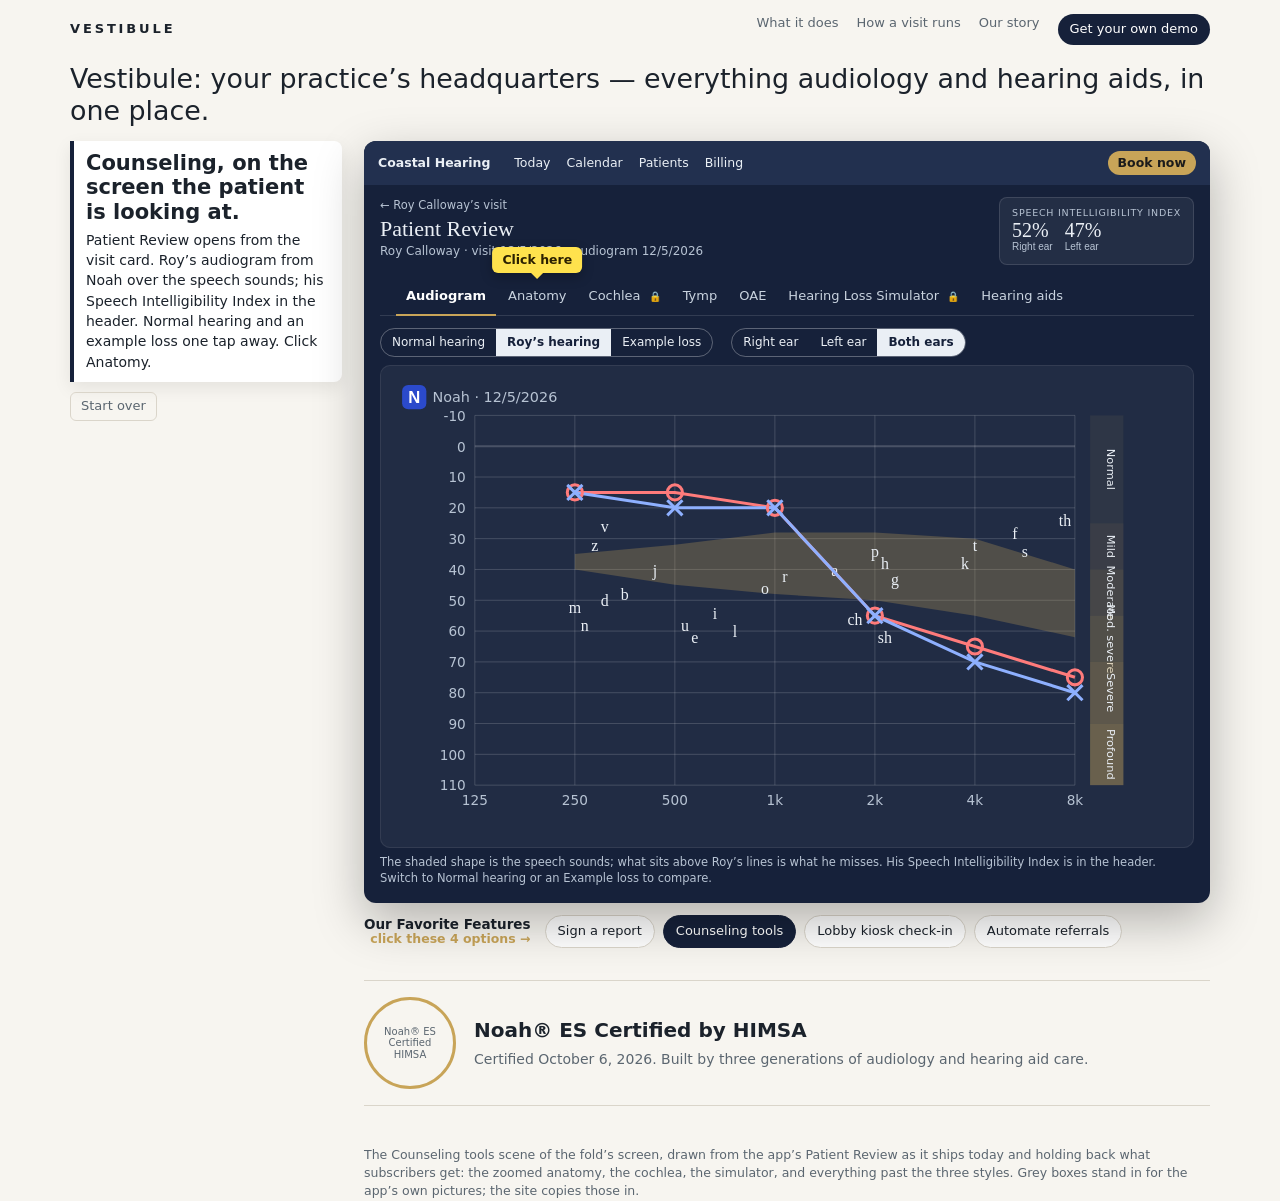
<file: docs/mocks/COUNSEL-SITE-1.html>
<!DOCTYPE html>
<html lang="en">
<head>
<meta charset="utf-8">
<meta name="viewport" content="width=device-width, initial-scale=1, viewport-fit=cover">
<title>Counseling scene — mock (COUNSEL-SITE-1)</title>
<style>
  :root {
    color-scheme: light;
    --paper: #F7F5F0; --ink: #1B222B; --ink-2: #5B6670; --rule: #DAD5CA; --card: #FFFFFF;
    --navy: #16213A; --navy-2: #22304F; --tan: #C8A458; --flag: #FFE24D; --flag-ink: #2B2000;
    --red: #FF7B7B; --blue: #8EB0FF; --canoe: rgba(200,164,88,.28);
    box-sizing: border-box; padding-top: env(safe-area-inset-top, 0px); padding-bottom: env(safe-area-inset-bottom, 0px);
  }
  @media (prefers-color-scheme: dark) { :root:not([data-theme="light"]) { color-scheme: dark; --paper: #121619; --ink: #E6E9EC; --ink-2: #A0AAB3; --rule: #2B343C; --card: #1A2026; } }
  :root[data-theme="dark"] { color-scheme: dark; --paper: #121619; --ink: #E6E9EC; --ink-2: #A0AAB3; --rule: #2B343C; --card: #1A2026; }
  html { scroll-padding-top: env(safe-area-inset-top, 0px); }
  *, *::before, *::after { box-sizing: inherit; }
  body { margin: 0; background: var(--paper); color: var(--ink); font: 16px/1.45 "Segoe UI", -apple-system, system-ui, sans-serif; }
  svg { max-width: 100%; }
  button { font: inherit; cursor: pointer; }
  .wrap { max-width: 1180px; margin: 0 auto; padding: 0 20px; }
  .nav { display: flex; align-items: center; justify-content: space-between; padding: 14px 0; }
  .word { font-weight: 600; letter-spacing: .22em; font-size: 13px; }
  .nav ul { list-style: none; display: flex; gap: 18px; margin: 0; padding: 0; font-size: 13px; color: var(--ink-2); }
  .nav .cta { background: var(--navy); color: #fff; padding: 6px 12px; border-radius: 999px; }
  .fold-line { font-size: clamp(15px, 2.1vw, 28px); line-height: 1.2; font-weight: 500; margin: 4px 0 14px; }

  .stage { display: grid; grid-template-columns: 272px 1fr; gap: 22px; align-items: start; }
  @media (max-width: 860px) { .stage { grid-template-columns: 1fr; } }
  .rail { position: sticky; top: 12px; display: flex; flex-direction: column; gap: 10px; }
  @media (max-width: 860px) { .rail { position: static; } }
  .fly { background: var(--card); border-left: 4px solid var(--tan); border-radius: 0 8px 8px 0; padding: 10px 12px; font-size: 14px; color: var(--ink-2); opacity: .55; transform: translateX(-14px); transition: opacity .25s, transform .25s; }
  .fly.in { opacity: .72; transform: none; }
  .fly.now { opacity: 1; color: var(--ink); border-left-color: var(--navy); box-shadow: 0 6px 18px rgba(0,0,0,.08); }
  .fly.big.now b { font-size: 21px; line-height: 1.15; margin-bottom: 6px; }
  .fly b { display: block; font-size: 15px; margin-bottom: 2px; }
  .fly:not(.now) .b { display: none; }
  .fly:not(.now) b { font-size: 13.5px; margin: 0; }
  .again { background: none; border: 1px solid var(--rule); color: var(--ink-2); border-radius: 6px; padding: 4px 10px; font-size: 13px; align-self: flex-start; }

  .screen-wrap { min-width: 0; }
  .screen { position: relative; background: var(--navy); color: #EAEFF5; border-radius: 12px; box-shadow: 0 18px 50px rgba(0,0,0,.28); overflow: hidden; font-size: 13px; min-height: 560px; }
  .appbar { display: flex; align-items: center; gap: 16px; padding: 10px 14px; background: var(--navy-2); font-size: 12.5px; }
  .appbar .brand { font-weight: 600; margin-right: 8px; }
  .appbar .sp { flex: 1; }
  .appbar .pill { background: var(--tan); color: #1b1b1b; padding: 3px 10px; border-radius: 999px; font-weight: 600; }
  .head { display: flex; align-items: flex-start; gap: 16px; padding: 12px 16px 0; }
  .head .back { font-size: 11.5px; color: #B7C3D3; }
  .head h2 { margin: 2px 0 0; font: 500 22px/1.15 Georgia, "Iowan Old Style", serif; }
  .head .sub { color: #B7C3D3; font-size: 12px; margin-top: 2px; }
  .sii { margin-left: auto; background: rgba(255,255,255,.06); border: 1px solid rgba(255,255,255,.12); border-radius: 8px; padding: 8px 12px; min-width: 150px; }
  .sii small { display: block; font-size: 9.5px; letter-spacing: .08em; color: #B7C3D3; }
  .sii .n { display: inline-block; margin-right: 12px; font: 500 20px/1 Georgia, serif; }
  .sii .n em { display: block; font: 10px/1.3 "Segoe UI", sans-serif; font-style: normal; color: #B7C3D3; }
  .tabs { display: flex; flex-wrap: wrap; gap: 2px; padding: 14px 16px 0; border-bottom: 1px solid rgba(255,255,255,.12); margin: 0 16px; overflow: visible; }
  .lock { font-size: 10px; color: #B7C3D3; margin-left: 4px; }
  .locked { background: rgba(255,255,255,.05); border: 1px dashed rgba(255,255,255,.3); border-radius: 10px; padding: 18px 16px; text-align: center; color: #EAEFF5; }
  .locked b { display: block; font: 500 18px/1.2 Georgia, serif; margin-bottom: 6px; }
  .locked span { color: #B7C3D3; font-size: 12.5px; }
  .src { font-size: 11px; color: #B7C3D3; display: inline-flex; align-items: center; gap: 6px; margin-bottom: 6px; }
  .src i { display: inline-grid; place-items: center; width: 16px; height: 16px; border-radius: 4px; background: #2B4ACB; color: #fff; font: 800 10px/1 "Segoe UI", sans-serif; font-style: normal; }
  .tab { position: relative; background: none; border: 0; color: #C9D3DF; padding: 8px 10px; font-size: 13px; white-space: nowrap; border-bottom: 2px solid transparent; margin-bottom: -1px; }
  .tab.on { color: #fff; font-weight: 600; border-bottom-color: var(--tan); }
  .pane { padding: 12px 16px 16px; }
  .pane[hidden] { display: none; }
  .seg { display: inline-flex; border: 1px solid rgba(255,255,255,.3); border-radius: 999px; overflow: hidden; margin: 0 10px 8px 0; }
  .seg button { background: transparent; border: 0; color: #EAEFF5; padding: 5px 11px; font-size: 12px; }
  .seg button.on { background: #EAEFF5; color: var(--navy); font-weight: 600; }
  .row { display: flex; flex-wrap: wrap; align-items: center; gap: 8px; }
  .grid2 { display: grid; grid-template-columns: 1.4fr 1fr; gap: 14px; }
  @media (max-width: 640px) { .grid2 { grid-template-columns: 1fr; } }
  .panel { background: rgba(255,255,255,.05); border: 1px solid rgba(255,255,255,.08); border-radius: 10px; padding: 10px 12px; }
  .note { color: #B7C3D3; font-size: 11.5px; margin-top: 6px; }
  .target { position: relative; display: inline-flex; align-items: flex-end; }
  .flag { position: absolute; left: 50%; bottom: calc(100% + 6px); transform: translateX(-50%); background: var(--flag); color: var(--flag-ink); font-weight: 700; font-size: 12.5px; padding: 4px 10px; border-radius: 6px; white-space: nowrap; box-shadow: 0 4px 12px rgba(0,0,0,.25); z-index: 5; }
  .flag::after { content: ""; position: absolute; left: 50%; top: 100%; transform: translateX(-50%); border: 6px solid transparent; border-top-color: var(--flag); }
  .flag[hidden] { display: none; }
  .btn { background: transparent; color: #EAEFF5; border: 1px solid rgba(255,255,255,.3); border-radius: 7px; padding: 6px 12px; font-size: 12.5px; }
  .btn.primary { background: #EAEFF5; color: var(--navy); border-color: #EAEFF5; font-weight: 600; }
  .btn.tan { background: var(--tan); color: #1b1b1b; border-color: var(--tan); font-weight: 700; }
  .select { background: rgba(255,255,255,.08); border: 1px solid rgba(255,255,255,.3); color: #EAEFF5; border-radius: 6px; padding: 5px 10px; font-size: 12.5px; }
  .bar { height: 6px; background: rgba(255,255,255,.18); border-radius: 3px; width: 160px; position: relative; }
  .bar i { position: absolute; left: 0; top: 0; bottom: 0; width: 0; background: var(--tan); border-radius: 3px; transition: width 6s linear; }
  .bar.go i { width: 100%; }
  .thumbs { display: flex; gap: 8px; margin-top: 8px; align-items: center; }
  .thumb { width: 92px; height: 60px; border-radius: 6px; border: 2px solid transparent; background: #2A3A5C; display: grid; place-items: center; font-size: 11px; color: #C9D3DF; }
  .thumb.on { border-color: #fff; }
  .pic { background: #2A3A5C; border-radius: 10px; min-height: 230px; display: grid; place-items: center; color: #C9D3DF; font-size: 12px; text-align: center; padding: 10px; }
  .cards { display: grid; grid-template-columns: repeat(3, 1fr); gap: 10px; }
  @media (max-width: 640px) { .cards { grid-template-columns: 1fr; } }
  .card { background: rgba(255,255,255,.05); border: 1px solid rgba(255,255,255,.1); border-radius: 10px; padding: 10px; }
  .card h5 { margin: 0 0 6px; font: 500 15px/1.2 Georgia, serif; }
  .card h5 small { font: 10px "Segoe UI", sans-serif; letter-spacing: .08em; margin-left: 6px; color: #B7C3D3; }
  .card .pic { min-height: 90px; margin-bottom: 6px; }
  .card p { margin: 0 0 8px; font-size: 11.5px; color: #C9D3DF; }
  .card .btn { width: 100%; }
  .steps { font-size: 10.5px; letter-spacing: .08em; color: #B7C3D3; margin-bottom: 8px; display: flex; justify-content: space-between; }
  .steps a { color: #EAEFF5; }
  .hand { position: absolute; left: 0; top: 0; width: 50px; height: 55px; pointer-events: none; z-index: 20; opacity: 0; transform: translate(var(--tx), var(--ty)); filter: drop-shadow(0 5px 7px rgba(0,0,0,.5)); }
  .hand.run { animation: handgo 4s ease-in-out infinite; }
  .hand.rest { opacity: 1; }
  @keyframes handgo { 0% { opacity: 0; transform: translate(var(--sx), var(--sy)); } 8% { opacity: 1; } 45% { transform: translate(var(--tx), var(--ty)) scale(1); } 52% { transform: translate(var(--tx), var(--ty)) scale(.82); } 60% { transform: translate(var(--tx), var(--ty)) scale(1); } 85% { opacity: 1; transform: translate(var(--tx), var(--ty)); } 100% { opacity: 0; transform: translate(var(--tx), var(--ty)); } }
  @media (prefers-reduced-motion: reduce) { .hand.run { animation: none; opacity: 1; } .fly, .fly.in { transition: none; transform: none; } .bar i { transition: none; } }
  .chips { display: flex; flex-wrap: wrap; gap: 8px; margin: 12px 0 4px; align-items: center; }
  .lead { font-size: 12.5px; text-align: right; line-height: 1.15; margin-right: 6px; }
  .lead b { display: block; font-size: 13.5px; }
  .lead span { color: var(--tan); font-weight: 700; }
  .chipbtn { border: 1px solid var(--rule); background: var(--card); color: var(--ink); border-radius: 999px; padding: 6px 12px; font-size: 13px; }
  .chipbtn.on { background: var(--navy); color: #fff; border-color: var(--navy); }
  .chipnote { font-size: 13px; color: var(--ink-2); margin: 4px 0 0; min-height: 1.4em; }
  .band { margin: 10px 0 40px; display: flex; align-items: center; gap: 18px; padding: 16px 0; border-top: 1px solid var(--rule); border-bottom: 1px solid var(--rule); }
  .seal { width: 92px; height: 92px; border-radius: 50%; border: 3px solid var(--tan); display: grid; place-items: center; text-align: center; font-size: 10px; line-height: 1.15; color: var(--ink-2); flex: none; }
  .band h2 { margin: 0 0 4px; font-size: 20px; }
  .band p { margin: 0; color: var(--ink-2); font-size: 14px; }
  .footnote { font-size: 12.5px; color: var(--ink-2); margin: 10px 0 0; }
</style>
</head>
<body>
<div class="wrap">
  <header class="nav"><span class="word">VESTIBULE</span><ul><li>What it does</li><li>How a visit runs</li><li>Our story</li><li class="cta">Get your own demo</li></ul></header>
  <h1 class="fold-line">Vestibule: your practice’s headquarters — everything audiology and hearing aids, in one place.</h1>

  <section class="stage">
    <aside class="rail" id="rail" aria-live="polite"><button class="again" id="again" type="button">Start over</button></aside>

    <div class="screen-wrap">
      <div class="screen" id="screen">
        <div class="appbar"><span class="brand">Coastal Hearing</span><span>Today</span><span>Calendar</span><span>Patients</span><span>Billing</span><span class="sp"></span><span class="pill">Book now</span></div>
        <div class="head">
          <div><div class="back">← Roy Calloway’s visit</div><h2>Patient Review</h2><div class="sub" id="sub"></div></div>
          <div class="sii"><small>SPEECH INTELLIGIBILITY INDEX</small><span class="n">52%<em>Right ear</em></span><span class="n">47%<em>Left ear</em></span></div>
        </div>
        <div class="tabs" id="tabs">
          <button class="tab on" data-t="aud" type="button">Audiogram</button>
          <span class="target"><span class="flag" id="f-ana" hidden>Click here</span><button class="tab" data-t="ana" type="button">Anatomy</button></span>
          <button class="tab" data-t="coc" type="button">Cochlea <span class="lock">🔒</span></button>
          <span class="target"><span class="flag" id="f-tym" hidden>Click here</span><button class="tab" data-t="tym" type="button">Tymp</button></span>
          <span class="target"><span class="flag" id="f-oae" hidden>Click here</span><button class="tab" data-t="oae" type="button">OAE</button></span>
          <button class="tab" data-t="sim" type="button">Hearing Loss Simulator <span class="lock">🔒</span></button>
          <span class="target"><span class="flag" id="f-ha" hidden>Click here</span><button class="tab" data-t="ha" type="button">Hearing aids</button></span>
        </div>

        <div class="pane" id="p-aud">
          <div class="row"><div class="seg"><button type="button">Normal hearing</button><button class="on" type="button">Roy’s hearing</button><button type="button">Example loss</button></div><div class="seg"><button type="button">Right ear</button><button type="button">Left ear</button><button class="on" type="button">Both ears</button></div></div>
          <div class="panel"><svg id="canoe" viewBox="0 0 520 300" role="img" aria-label="Roy’s audiogram over the speech sounds"></svg></div>
          <div class="note">The shaded shape is the speech sounds; what sits above Roy’s lines is what he misses. His Speech Intelligibility Index is in the header. Switch to Normal hearing or an Example loss to compare.</div>
        </div>

        <div class="pane" id="p-sim" hidden><div class="locked"><b>Subscribers only</b><span>Hear a railroad crossing, or a voice in a restaurant, through Roy’s loss — then through normal hearing. Part of Vestibule.</span></div></div>

        <div class="pane" id="p-ana" hidden>
          <div class="pic" id="earpic">The app’s ear illustration — the whole ear, labeled Outer · Middle · Inner.</div>
          <div class="thumbs"><span class="thumb on">Whole</span><span class="thumb">Outer 🔒</span><span class="thumb">Middle 🔒</span><span class="target"><span class="flag" id="f-inner" hidden>Click here</span><span class="thumb" id="th-inner" role="button" tabindex="0">Inner 🔒</span></span></div>
          <div class="locked" id="inner-list" hidden style="margin-top:8px"><b>Subscribers only</b><span>Each part zoomed, with its common conditions and a picture of each — presbycusis, noise-induced loss, and more.</span></div>
        </div>

        <div class="pane" id="p-coc" hidden><div class="locked"><b>Subscribers only</b><span>The cochlea unrolled into the audiogram — normal, presbycusis, the noise notch — with the hair-cell pictures.</span></div></div>
        <div class="pane" id="p-tym" hidden><div class="src"><i>N</i>From Noah · <span class="d"></span></div><div class="pic">Roy’s tympanograms, both ears, Type A — drawn as the app draws them.</div></div>
        <div class="pane" id="p-oae" hidden><div class="src">⎙ Auto-uploaded from the Titan printout · <span class="d"></span></div><div class="pic">Roy’s DPOAEs beside his audiogram — present through 1.5 kHz, absent above — as the app draws them.</div></div>

        <div class="pane" id="p-ha" hidden>
          <div id="ha-1">
            <div class="steps"><span>HEARING AIDS · 1 OF 3 · THE STYLE</span><a>Know the make and model? Quick order →</a></div>
            <div class="cards">
              <div class="card"><h5>Behind the ear<small>BTE</small></h5><div class="pic">the app’s picture</div><p>The device sits behind the ear; a tube carries sound to a custom earmold.</p><button class="btn primary" type="button">Choose this style</button></div>
              <div class="card"><h5>Receiver in the canal<small>RIC</small></h5><div class="pic">the app’s picture</div><p>A small piece behind the ear; a thin wire carries sound to a receiver in the canal.</p><span class="target" style="width:100%"><span class="flag" id="f-ric" hidden>Click here</span><button class="btn primary" id="ric" type="button" style="width:100%">Choose this style</button></span></div>
              <div class="card"><h5>Completely in the canal<small>CIC</small></h5><div class="pic">the app’s picture</div><p>The whole device sits inside the ear canal.</p><button class="btn primary" type="button">Choose this style</button></div>
            </div>
            <div class="note">Artist’s renderings · not to scale · for instruction only.</div>
          </div>
          <div id="ha-2" hidden><div class="locked"><b>Subscribers only</b><span>The level drawn on Roy’s own audiogram, the device the practice fits, and Order hearing aids — the order card filled in, the purchase agreement on his phone.</span></div></div>
        </div>

        <svg class="hand" id="hand" viewBox="0 0 40 44" aria-hidden="true"><path d="M14 2c2 0 3.5 1.5 3.5 3.5V19l1.5-.5c2-.5 4 .5 4.5 2.5l.3 1 1.5-.3c2-.4 4 .8 4.5 2.8l.2 1 1.7-.2c2-.3 3.8 1.2 4 3.2l.3 3.3c.3 3.6-.3 6.3-2 8.4-1.6 2-4.2 3.3-7.5 3.3H18c-3 0-5.2-1-6.8-3.1L3.6 29.8c-1.1-1.4-.9-3.4.5-4.5 1.3-1 3.1-.9 4.2.3l2.2 2.3V5.5C10.5 3.5 12 2 14 2z" fill="#F7E2C7" stroke="#2B2000" stroke-width="1.6" stroke-linejoin="round"/></svg>
      </div>

      <div class="chips"><div class="lead"><b>Our Favorite Features</b><span>click these 4 options →</span></div><button class="chipbtn" type="button">Sign a report</button><button class="chipbtn on" type="button">Counseling tools</button><button class="chipbtn" type="button">Lobby kiosk check-in</button><button class="chipbtn" type="button">Automate referrals</button></div>
      <p class="chipnote" id="chipnote"></p>
      <section class="band"><div class="seal">Noah® ES<br>Certified<br>HIMSA</div><div><h2>Noah® ES Certified by HIMSA</h2><p>Certified October 6, 2026. Built by three generations of audiology and hearing aid care.</p></div></section>
      <p class="footnote">The Counseling tools scene of the fold’s screen, drawn from the app’s Patient Review as it ships today and holding back what subscribers get: the zoomed anatomy, the cochlea, the simulator, and everything past the three styles. Grey boxes stand in for the app’s own pictures; the site copies those in.</p>
    </div>
  </section>
</div>

<script>
(function () {
  var $ = function (id) { return document.getElementById(id); };
  var today = new Date(); function fmt(d) { return (d.getMonth() + 1) + '/' + d.getDate() + '/' + d.getFullYear(); }
  $('sub').textContent = 'Roy Calloway · visit ' + fmt(today) + ' · audiogram ' + fmt(today);
  var FREQ = [125, 250, 500, 1000, 2000, 4000, 8000];
  var R = [null, 15, 15, 20, 55, 65, 75], L = [null, 15, 20, 20, 55, 70, 80];
  var PH = [[1,42,'m'],[1.3,40,'d'],[1.5,38,'b'],[1.1,48,'n'],[2.1,48,'u'],[2.4,44,'i'],[1.8,30,'j'],[2.9,36,'o'],[3.1,32,'r'],[2.2,52,'e'],[2.6,50,'l'],[3.6,30,'a'],[4.0,24,'p'],[4.1,28,'h'],[4.2,33,'g'],[3.8,46,'ch'],[4.1,52,'sh'],[4.9,28,'k'],[5.0,22,'t'],[5.4,18,'f'],[5.5,24,'s'],[5.9,14,'th'],[1.2,22,'z'],[1.3,16,'v']];
  function draw(svg, opts) {
    var W = 520, H = 300, Lm = 54, T = 26, Rm = 70, B = 30, pw = W - Lm - Rm, ph = H - T - B;
    var x = function (i) { return Lm + i * pw / (FREQ.length - 1); }, y = function (db) { return T + (db + 10) * ph / 120; };
    var s = '';
    for (var db = -10; db <= 110; db += 10) s += '<line x1="' + Lm + '" y1="' + y(db) + '" x2="' + (W - Rm) + '" y2="' + y(db) + '" stroke="rgba(255,255,255,.18)" stroke-width="' + (db === 0 ? 1.3 : .6) + '"/><text x="' + (Lm - 6) + '" y="' + (y(db) + 3.5) + '" font-size="9" text-anchor="end" fill="#B7C3D3">' + db + '</text>';
    for (var i = 0; i < FREQ.length; i++) s += '<line x1="' + x(i) + '" y1="' + T + '" x2="' + x(i) + '" y2="' + (H - B) + '" stroke="rgba(255,255,255,.18)" stroke-width=".6"/><text x="' + x(i) + '" y="' + (H - B + 13) + '" font-size="9" text-anchor="middle" fill="#B7C3D3">' + (FREQ[i] >= 1000 ? FREQ[i] / 1000 + 'k' : FREQ[i]) + '</text>';
    if (opts.bands) { var names = ['Essential', 'Advanced', 'Premium'], tops = [0, 25, 45], hts = [25, 20, 30]; for (var b = 0; b < 3; b++) s += '<rect x="' + Lm + '" y="' + y(tops[b]) + '" width="' + pw + '" height="' + (y(tops[b] + hts[b]) - y(tops[b])) + '" fill="rgba(200,164,88,' + (opts.level === b ? '.32' : '.12') + ')"/><text x="' + (W - Rm + 6) + '" y="' + (y(tops[b]) + 12) + '" font-size="9" fill="#C9D3DF">' + names[b] + '</text>'; }
    if (opts.canoe) { var pts = [[1,20],[2,25],[3,28],[4,30],[5,35],[6,42],[6,20],[5,10],[4,8],[3,8],[2,12],[1,15]]; s += '<polygon points="' + pts.map(function (p) { return x(p[0]) + ',' + y(p[1] + 20); }).join(' ') + '" fill="var(--canoe)"/>'; PH.forEach(function (p) { s += '<text x="' + x(p[0]) + '" y="' + y(p[1] + 12) + '" font-size="10.5" text-anchor="middle" fill="#EAEFF5" font-family="Georgia,serif">' + p[2] + '</text>'; }); }
    if (opts.degrees) { var deg = [['Normal', -10, 25], ['Mild', 25, 40], ['Moderate', 40, 55], ['Mod. severe', 55, 70], ['Severe', 70, 90], ['Profound', 90, 110]]; deg.forEach(function (d, i) { s += '<rect x="' + (W - Rm + 10) + '" y="' + y(d[1]) + '" width="22" height="' + (y(d[2]) - y(d[1])) + '" fill="rgba(200,164,88,' + (.08 + i * .07) + ')"/><text x="' + (W - Rm + 21) + '" y="' + ((y(d[1]) + y(d[2])) / 2) + '" font-size="7.5" fill="#EAEFF5" text-anchor="middle" transform="rotate(90 ' + (W - Rm + 21) + ' ' + ((y(d[1]) + y(d[2])) / 2) + ')">' + d[0] + '</text>'; }); }
    function poly(arr) { return arr.map(function (v, i) { return v === null ? null : x(i) + ',' + y(v); }).filter(Boolean).join(' '); }
    s += '<polyline points="' + poly(R) + '" fill="none" stroke="var(--red)" stroke-width="2"/><polyline points="' + poly(L) + '" fill="none" stroke="var(--blue)" stroke-width="2"/>';
    for (var k = 1; k < FREQ.length; k++) { s += '<circle cx="' + x(k) + '" cy="' + y(R[k]) + '" r="5" fill="none" stroke="var(--red)" stroke-width="2"/><path d="M' + (x(k) - 5) + ' ' + (y(L[k]) - 5) + 'l10 10M' + (x(k) + 5) + ' ' + (y(L[k]) - 5) + 'l-10 10" stroke="var(--blue)" stroke-width="2"/>'; }
    if (opts.handles) { [2, 4, 6].forEach(function (k) { s += '<circle cx="' + x(k) + '" cy="' + (y(R[k]) - 14) + '" r="6" fill="#FFE24D" stroke="#2B2000" stroke-width="1.2"/>'; }); }
    if (opts.noah) s += '<rect x="6" y="6" width="16" height="16" rx="4" fill="#2B4ACB"/><text x="14" y="18" font-size="11" font-weight="800" text-anchor="middle" fill="#fff" font-family="Segoe UI,sans-serif">N</text><text x="26" y="17" font-size="9.5" fill="#B7C3D3">Noah · ' + fmt(today) + '</text>';
    svg.innerHTML = s;
  }

  var FLY = [
    { big: true, t: 'Counseling, on the screen the patient is looking at.', b: 'Patient Review opens from the visit card. Roy’s audiogram from Noah over the speech sounds; his Speech Intelligibility Index in the header. Normal hearing and an example loss one tap away. Click Anatomy.' },
    { t: 'The ear, whole.', b: 'One picture, four views. The zoomed parts and their conditions are for subscribers. Click Tymp.' },
    { t: 'Tymps from Noah, OAEs from the printer.', b: 'Nothing retyped: the tympanograms arrive with the audiogram, the OAE printout uploads itself from the Titan. Click OAE, then Hearing aids.' },
    { t: 'Three styles, in pictures.', b: 'Behind the ear, receiver in the canal, completely in the canal — the patient sees each one on an ear. Choose RIC.' },
    { big: true, t: 'The rest is for subscribers.', b: 'The level on Roy’s own audiogram, the device, and the order filled in — with the simulator and the cochlea. Get your own demo.' }
  ];
  var rail = $('rail'), again = $('again');
  function fly(i) { var c = document.createElement('div'); c.className = 'fly' + (FLY[i].big ? ' big' : ''); c.innerHTML = '<b>' + FLY[i].t + '</b><span class="b">' + FLY[i].b + '</span>'; rail.querySelectorAll('.fly.now').forEach(function (n) { n.classList.remove('now'); n.classList.add('in'); }); rail.insertBefore(c, again); requestAnimationFrame(function () { c.classList.add('in'); c.classList.add('now'); }); }

  var hand = $('hand'), screen = $('screen'), handTarget = null;
  function aimHand(el) { handTarget = el; if (!el) { hand.className = 'hand'; return; } var s = screen.getBoundingClientRect(), r = el.getBoundingClientRect(); var tx = r.left - s.left + r.width * .45, ty = r.top - s.top + r.height * .55; hand.style.setProperty('--tx', tx + 'px'); hand.style.setProperty('--ty', ty + 'px'); hand.style.setProperty('--sx', Math.max(16, tx - 240) + 'px'); hand.style.setProperty('--sy', Math.min(ty + 110, s.height - 70) + 'px'); hand.className = 'hand'; void hand.offsetWidth; hand.className = 'hand run'; }
  function restHand() { if (handTarget) hand.className = 'hand rest'; }

  function show(t) { ['aud', 'sim', 'ana', 'coc', 'tym', 'oae', 'ha'].forEach(function (k) { $('p-' + k).hidden = (k !== t); }); document.querySelectorAll('.tab').forEach(function (b) { b.classList.toggle('on', b.dataset.t === t); }); }
  function flagOnly(id) { ['f-ana', 'f-tym', 'f-oae', 'f-ha', 'f-inner', 'f-ric'].forEach(function (f) { $(f).hidden = (f !== id); }); }
  var step = 0;
  document.querySelectorAll('.tab').forEach(function (b) {
    b.addEventListener('click', function () {
      var t = b.dataset.t; show(t);
      if (t === 'ana' && step === 0) { step = 1; restHand(); fly(1); flagOnly('f-inner'); setTimeout(function () { aimHand($('th-inner')); }, 300); }
      if (t === 'tym' && step === 2) { step = 3; restHand(); fly(2); flagOnly('f-oae'); setTimeout(function () { aimHand(document.querySelector('[data-t="oae"]')); }, 300); }
      if (t === 'oae' && step === 3) { step = 4; restHand(); flagOnly('f-ha'); setTimeout(function () { aimHand(document.querySelector('[data-t="ha"]')); }, 300); }
      if (t === 'ha' && step === 4) { step = 5; restHand(); fly(3); flagOnly('f-ric'); setTimeout(function () { aimHand($('ric')); }, 300); }
      if (t === 'coc' || t === 'sim') $('chipnote').textContent = 'Locked on the site: a subscriber’s screen.';
    });
  });
  function innerView() { $('inner-list').hidden = false; if (step === 1) { step = 2; restHand(); flagOnly('f-tym'); setTimeout(function () { aimHand(document.querySelector('[data-t="tym"]')); }, 400); } }
  $('th-inner').addEventListener('click', innerView); $('th-inner').addEventListener('keydown', function (e) { if (e.key === 'Enter' || e.key === ' ') innerView(); });
  $('ric').addEventListener('click', function () { $('ha-1').hidden = true; $('ha-2').hidden = false; aimHand(null); flagOnly(''); fly(4); $('chipnote').textContent = 'Next on the site: the lobby kiosk check-in.'; });
  function reset() {
    step = 0; rail.querySelectorAll('.fly').forEach(function (n) { n.remove(); }); show('aud'); draw($('canoe'), { canoe: true, degrees: true, noah: true });
    document.querySelectorAll('.src .d').forEach(function (d) { d.textContent = fmt(today); });
    $('inner-list').hidden = true; $('ha-1').hidden = false; $('ha-2').hidden = true; $('chipnote').textContent = '';
    fly(0); flagOnly('f-ana'); setTimeout(function () { aimHand(document.querySelector('[data-t="ana"]')); }, 300);
  }
  again.addEventListener('click', reset);
  document.querySelectorAll('.chipbtn').forEach(function (b) { b.addEventListener('click', function () { document.querySelectorAll('.chipbtn').forEach(function (o) { o.classList.remove('on'); }); b.classList.add('on'); $('chipnote').textContent = b.textContent === 'Counseling tools' ? '' : 'Unchanged — plays in this screen as the site has it today.'; if (b.textContent === 'Counseling tools') reset(); }); });
  reset();
})();
</script>
</body>
</html>
</file>
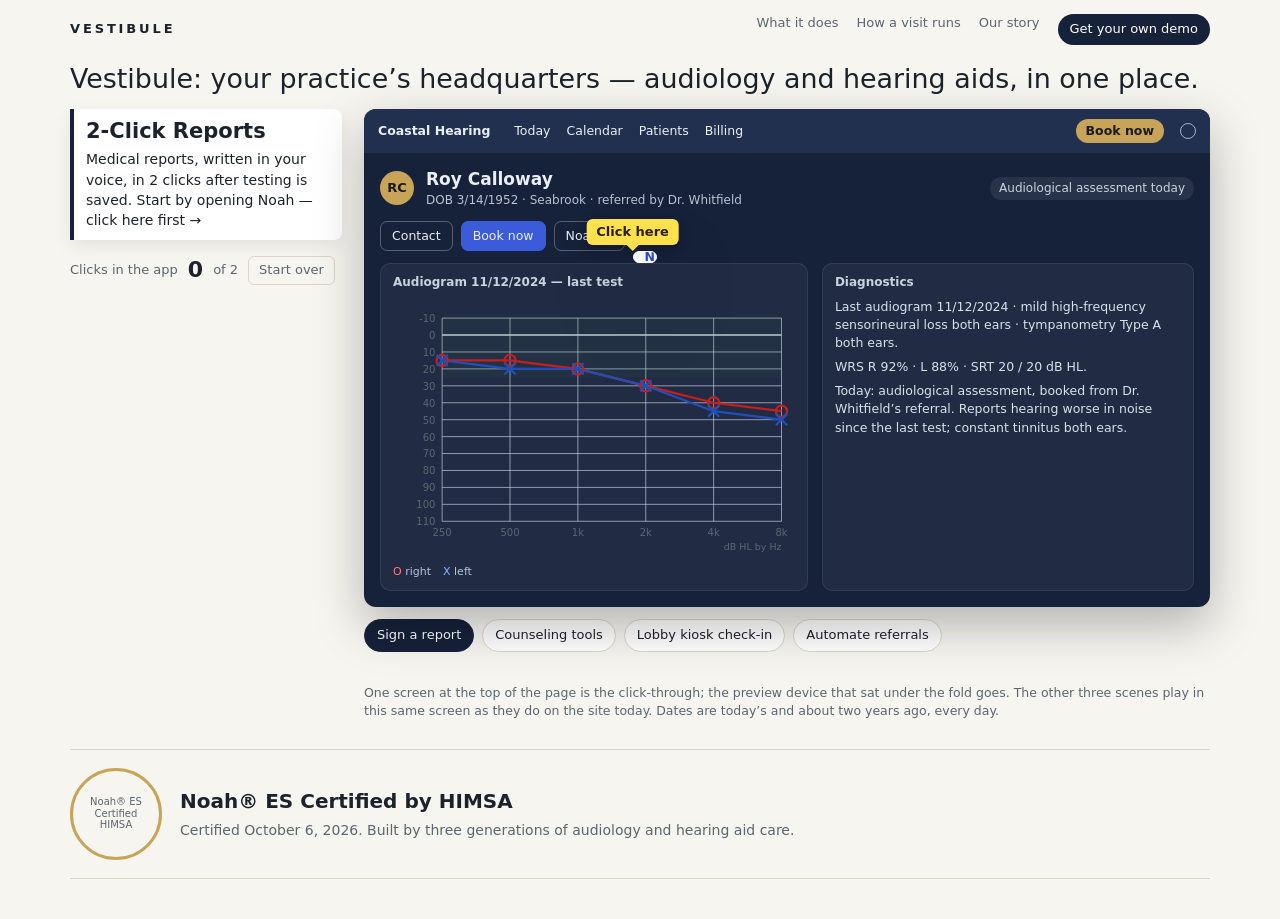
<file: docs/mocks/SITE-CLICK-2.html>
<!DOCTYPE html>
<html lang="en">
<head>
<meta charset="utf-8">
<meta name="viewport" content="width=device-width, initial-scale=1, viewport-fit=cover">
<title>Fold click-through — mock (SITE-CLICK-2)</title>
<style>
  :root {
    color-scheme: light;
    --paper: #F7F5F0;
    --ink: #1B222B;
    --ink-2: #5B6670;
    --rule: #DAD5CA;
    --card: #FFFFFF;
    --navy: #16213A;
    --navy-2: #22304F;
    --tan: #C8A458;
    --amber: #E0A42B;
    --amber-ink: #3A2A00;
    --red: #C81E1E;
    --blue: #1F4FB8;
    --ok: #2E7D4F;
    --flag: #FFE24D;
    --flag-ink: #2B2000;
    box-sizing: border-box;
    padding-top: env(safe-area-inset-top, 0px);
    padding-bottom: env(safe-area-inset-bottom, 0px);
  }
  @media (prefers-color-scheme: dark) {
    :root:not([data-theme="light"]) {
      color-scheme: dark;
      --paper: #121619; --ink: #E6E9EC; --ink-2: #A0AAB3; --rule: #2B343C; --card: #1A2026;
    }
  }
  :root[data-theme="dark"] { color-scheme: dark; --paper: #121619; --ink: #E6E9EC; --ink-2: #A0AAB3; --rule: #2B343C; --card: #1A2026; }
  html { scroll-padding-top: env(safe-area-inset-top, 0px); }
  *, *::before, *::after { box-sizing: inherit; }
  body { margin: 0; background: var(--paper); color: var(--ink); font: 16px/1.45 "Segoe UI", -apple-system, system-ui, sans-serif; }
  img, svg { max-width: 100%; }
  button { font: inherit; cursor: pointer; }
  .wrap { max-width: 1180px; margin: 0 auto; padding: 0 20px; }

  /* nav + headline, as the live fold has them */
  .nav { display: flex; align-items: center; justify-content: space-between; padding: 14px 0; }
  .word { font-weight: 600; letter-spacing: .22em; font-size: 13px; }
  .nav ul { list-style: none; display: flex; gap: 18px; margin: 0; padding: 0; font-size: 13px; color: var(--ink-2); }
  .nav .cta { background: var(--navy); color: #fff; padding: 6px 12px; border-radius: 999px; }
  .fold-line { font-size: clamp(15px, 2.1vw, 28px); line-height: 1.2; font-weight: 500; margin: 4px 0 14px; color: var(--ink); }

  /* the stage: fly-in rail + the one big screen */
  .stage { display: grid; grid-template-columns: 272px 1fr; gap: 22px; align-items: start; }
  @media (max-width: 860px) { .stage { grid-template-columns: 1fr; } }
  .rail { position: sticky; top: 12px; display: flex; flex-direction: column; gap: 10px; }
  @media (max-width: 860px) { .rail { position: static; } }
  .fly { background: var(--card); border-left: 4px solid var(--tan); border-radius: 0 8px 8px 0; padding: 10px 12px; font-size: 14px; color: var(--ink-2); opacity: .55; transform: translateX(-14px); transition: opacity .25s, transform .25s; }
  .fly.in { opacity: .72; transform: none; }
  .fly.now { opacity: 1; color: var(--ink); border-left-color: var(--navy); box-shadow: 0 6px 18px rgba(0,0,0,.08); }
  .fly.big.now b { font-size: 21px; line-height: 1.15; margin-bottom: 6px; }
  .fly b { display: block; font-size: 15px; margin-bottom: 2px; }
  .fly:not(.now) .b { display: none; }
  .fly:not(.now) b { font-size: 13.5px; margin: 0; }
  .counter { font-size: 13px; color: var(--ink-2); display: flex; gap: 10px; align-items: center; margin-top: 4px; }
  .counter b { font-size: 22px; color: var(--ink); font-variant-numeric: tabular-nums; }
  .again { background: none; border: 1px solid var(--rule); color: var(--ink-2); border-radius: 6px; padding: 4px 10px; font-size: 13px; }

  .screen-wrap { min-width: 0; }
  .screen { position: relative; background: var(--navy); color: #EAEFF5; border-radius: 12px; box-shadow: 0 18px 50px rgba(0,0,0,.28); overflow: hidden; font-size: 13px; }
  .appbar { display: flex; align-items: center; gap: 16px; padding: 10px 14px; background: var(--navy-2); font-size: 12.5px; }
  .appbar .brand { font-weight: 600; margin-right: 8px; }
  .appbar .sp { flex: 1; }
  .appbar .pill { background: var(--tan); color: #1b1b1b; padding: 3px 10px; border-radius: 999px; font-weight: 600; }
  .appbar .ic { width: 16px; height: 16px; border-radius: 50%; border: 1.5px solid #9fb0c8; }
  .patient { display: flex; align-items: center; gap: 12px; padding: 14px 16px 6px; }
  .avatar { width: 34px; height: 34px; border-radius: 50%; background: var(--tan); color: #1b1b1b; display: grid; place-items: center; font-weight: 700; }
  .patient .name { font-size: 17px; font-weight: 600; }
  .patient .meta { color: #B7C3D3; font-size: 12px; }
  .chip { margin-left: auto; font-size: 12px; padding: 3px 9px; border-radius: 999px; background: rgba(255,255,255,.08); color: #C9D3DF; }
  .chip.sent { background: rgba(46,125,79,.35); color: #CFF3DB; }
  .verbs { display: flex; align-items: flex-end; gap: 8px; padding: 6px 16px 12px; }
  .verb { background: transparent; color: #EAEFF5; border: 1px solid rgba(255,255,255,.28); border-radius: 7px; padding: 5px 11px; font-size: 12.5px; }
  .verb.primary { background: #3B5BDB; border-color: #3B5BDB; }
  .verb.noah { background: #F4F7FB; color: #16213A; border-color: #F4F7FB; display: inline-flex; align-items: center; gap: 6px; font-weight: 600; }
  .verb.noah .mark { color: #2B4ACB; font-weight: 800; }
  .target { position: relative; }
  .flag { position: absolute; left: 50%; bottom: calc(100% + 6px); transform: translateX(-50%); background: var(--flag); color: var(--flag-ink); font-weight: 700; font-size: 13px; padding: 4px 10px; border-radius: 6px; white-space: nowrap; box-shadow: 0 4px 12px rgba(0,0,0,.25); }
  .flag::after { content: ""; position: absolute; left: 50%; top: 100%; transform: translateX(-50%); border: 6px solid transparent; border-top-color: var(--flag); }
  .flag.quiet { animation: flagpulse 2s ease-in-out infinite; }
  @keyframes flagpulse { 0%,100% { filter: brightness(1); } 50% { filter: brightness(1.18); } }
  .body { display: grid; grid-template-columns: 1.15fr 1fr; gap: 14px; padding: 0 16px 16px; }
  @media (max-width: 640px) { .body { grid-template-columns: 1fr; } }
  .panel { background: rgba(255,255,255,.05); border: 1px solid rgba(255,255,255,.08); border-radius: 10px; padding: 10px 12px; }
  .panel h4 { margin: 0 0 6px; font-size: 12px; font-weight: 600; color: #C9D3DF; }
  .panel .line { color: #D9E1EA; font-size: 12.5px; }
  .panel .line + .line { margin-top: 6px; }
  .due { margin-top: 10px; background: var(--amber); color: var(--amber-ink); border: 0; border-radius: 8px; padding: 8px 12px; font-weight: 700; display: inline-flex; flex-direction: column; align-items: flex-start; line-height: 1.15; }
  .due small { font-weight: 500; font-size: 11px; opacity: .85; }
  .due[hidden] { display: none; }
  .legend { display: flex; gap: 12px; font-size: 11px; color: #B7C3D3; margin-top: 4px; }
  .legend i { display: inline-block; width: 18px; border-top: 2px dashed #9fb0c8; vertical-align: middle; margin-right: 4px; }
  .r { color: #FF7B7B; } .l { color: #8EB0FF; }

  /* Noah window */
  .noah { position: absolute; inset: 8% 6% 6% 6%; background: #F3F4F6; color: #1b1b1b; border-radius: 8px; box-shadow: 0 30px 80px rgba(0,0,0,.5); display: grid; grid-template-rows: auto 1fr; overflow: hidden; }
  .noah[hidden] { display: none; }
  .noah .title { display: flex; align-items: center; gap: 10px; padding: 8px 12px; background: #E3E6EA; font-size: 12.5px; border-bottom: 1px solid #CFD4DA; }
  .noah .title .x { margin-left: auto; width: 24px; height: 24px; border: 0; background: #D7DBE0; border-radius: 4px; }
  .noah .cols { display: grid; grid-template-columns: 180px 1fr; min-height: 0; }
  @media (max-width: 640px) { .noah .cols { grid-template-columns: 1fr; } .noah { inset: 4% 3%; } }
  .sessions { border-right: 1px solid #CFD4DA; padding: 10px; font-size: 12px; background: #EEF0F3; }
  .sessions h5 { margin: 0 0 8px; font-size: 11px; color: #555; font-weight: 600; }
  .sess { padding: 7px 8px; border-radius: 5px; margin-bottom: 4px; }
  .sess.sel { background: #fff; outline: 2px solid #4B6FD6; }
  .sess small { display: block; color: #666; }
  .module { padding: 10px 12px; display: grid; grid-template-rows: auto 1fr auto; gap: 8px; min-height: 0; }
  .module h5 { margin: 0; font-size: 12px; font-weight: 600; }
  .module .foot { display: flex; align-items: center; gap: 8px; justify-content: flex-end; }
  .nbtn { border: 1px solid #B8BEC6; background: #fff; border-radius: 5px; padding: 6px 12px; font-size: 12.5px; }
  .nbtn.save { background: #2B4ACB; color: #fff; border-color: #2B4ACB; }
  .noah svg { background: #fff; border: 1px solid #D5D9DF; border-radius: 4px; }

  /* the PDF preview */
  .pdf { position: absolute; inset: 0; background: rgba(10,14,22,.78); display: grid; grid-template-rows: 1fr auto; padding: 14px; }
  .pdf[hidden] { display: none; }
  .paper { background: #fff; color: #1b1b1b; margin: 0 auto; width: min(100%, 560px); max-height: 100%; overflow: auto; padding: 18px 22px; border-radius: 3px; font: 12px/1.45 Georgia, "Iowan Old Style", serif; }
  .paper h3 { margin: 0 0 2px; font-size: 15px; }
  .paper .sub { color: #555; font-size: 11px; margin-bottom: 10px; }
  .paper h4 { margin: 10px 0 2px; font-size: 12px; }
  .paper p { margin: 0 0 4px; }
  .paper table { border-collapse: collapse; width: 100%; font-size: 11px; margin: 4px 0; }
  .paper td, .paper th { border: 1px solid #ddd; padding: 2px 5px; text-align: center; }
  .paper th { background: #f3f3f3; font-weight: 600; }
  .paper .stamp { margin-top: 10px; padding: 8px 10px; border: 1.5px solid var(--ok); color: var(--ok); border-radius: 4px; font-weight: 600; }
  .pdf .foot { display: flex; justify-content: center; gap: 10px; padding-top: 12px; }
  .pbtn { border: 1px solid rgba(255,255,255,.5); background: transparent; color: #fff; border-radius: 7px; padding: 8px 14px; }
  .pbtn.primary { background: var(--tan); color: #1b1b1b; border-color: var(--tan); font-weight: 700; }
  .ptarget { position: relative; }

  /* the hand */
  .hand { position: absolute; left: 0; top: 0; width: 50px; height: 55px; pointer-events: none; z-index: 20; opacity: 0; transform: translate(var(--tx), var(--ty)); filter: drop-shadow(0 5px 7px rgba(0,0,0,.5)); }
  .hand.run { animation: handgo 4s ease-in-out infinite; }
  .hand.rest { opacity: 1; transform: translate(var(--tx), var(--ty)); }
  @keyframes handgo {
    0%   { opacity: 0; transform: translate(var(--sx), var(--sy)); }
    8%   { opacity: 1; }
    45%  { transform: translate(var(--tx), var(--ty)) scale(1); }
    52%  { transform: translate(var(--tx), var(--ty)) scale(.82); }
    60%  { transform: translate(var(--tx), var(--ty)) scale(1); }
    85%  { opacity: 1; transform: translate(var(--tx), var(--ty)); }
    100% { opacity: 0; transform: translate(var(--tx), var(--ty)); }
  }
  @media (prefers-reduced-motion: reduce) {
    .hand.run { animation: none; opacity: 1; }
    .flag.quiet { animation: none; }
    .fly, .fly.in { transition: none; transform: none; }
  }

  /* scene chips + band */
  .chips { display: flex; flex-wrap: wrap; gap: 8px; margin: 12px 0 4px; }
  .chipbtn { border: 1px solid var(--rule); background: var(--card); color: var(--ink); border-radius: 999px; padding: 6px 12px; font-size: 13px; }
  .chipbtn.on { background: var(--navy); color: #fff; border-color: var(--navy); }
  .chipnote { font-size: 13px; color: var(--ink-2); margin: 4px 0 0; min-height: 1.4em; }
  .band { margin: 28px 0 40px; display: flex; align-items: center; gap: 18px; padding: 18px 0; border-top: 1px solid var(--rule); border-bottom: 1px solid var(--rule); }
  .seal { width: 92px; height: 92px; border-radius: 50%; border: 3px solid var(--tan); display: grid; place-items: center; text-align: center; font-size: 10px; line-height: 1.15; color: var(--ink-2); flex: none; }
  .band h2 { margin: 0 0 4px; font-size: 20px; }
  .band p { margin: 0; color: var(--ink-2); font-size: 14px; }
  .note { font-size: 12.5px; color: var(--ink-2); margin: 10px 0 0; }
</style>
</head>
<body>
<div class="wrap">
  <header class="nav">
    <span class="word">VESTIBULE</span>
    <ul><li>What it does</li><li>How a visit runs</li><li>Our story</li><li class="cta">Get your own demo</li></ul>
  </header>
  <h1 class="fold-line">Vestibule: your practice’s headquarters — audiology and hearing aids, in one place.</h1>

  <section class="stage">
    <aside class="rail" id="rail" aria-live="polite">
      <div class="counter">Clicks in the app <b id="clicks">0</b><span>of 2</span><button class="again" id="again" type="button">Start over</button></div>
    </aside>

    <div class="screen-wrap">
      <div class="screen" id="screen">
        <div class="appbar"><span class="brand">Coastal Hearing</span><span>Today</span><span>Calendar</span><span>Patients</span><span>Billing</span><span class="sp"></span><span class="pill">Book now</span><span class="ic"></span></div>
        <div class="patient"><div class="avatar">RC</div><div><div class="name">Roy Calloway</div><div class="meta">DOB 3/14/1952 · Seabrook · referred by Dr. Whitfield</div></div><span class="chip" id="chip">Audiological assessment today</span></div>
        <div class="verbs">
          <button class="verb" type="button">Contact</button>
          <button class="verb primary" type="button">Book now</button>
          <button class="verb" type="button">Noah <span style="color:#7CE0A5;font-weight:700">✓</span></button>
          <span class="target" id="t-noah"><span class="flag quiet" id="f-noah">Click here</span><button class="verb noah" id="btn-noah" type="button"><span class="mark">N</span> Open in Noah</button></span>
        </div>
        <div class="body">
          <div class="panel"><h4 id="audio-title">Audiogram</h4><svg id="audio" viewBox="0 0 360 230" role="img" aria-label="Audiogram"></svg><div class="legend"><span><span class="r">O</span> right</span><span><span class="l">X</span> left</span><span id="leg-prev" hidden><i></i>previous test</span></div></div>
          <div class="panel"><h4>Diagnostics</h4><div class="line" id="diag1"></div><div class="line" id="diag2"></div><div class="line" id="diag3"></div><span class="target" id="t-due" style="display:inline-block;margin-left:0"><span class="flag" id="f-due" hidden>Click here — click 1</span><button class="due" id="btn-due" type="button" hidden>Report due<small>preview or edit</small></button></span></div>
        </div>

        <div class="noah" id="noah" hidden aria-label="Noah">
          <div class="title"><span style="font-weight:600">Noah</span><span>Roy Calloway · 3/14/1952</span><button class="x" id="btn-noah-x" type="button" aria-label="Close">✕</button></div>
          <div class="cols">
            <div class="sessions"><h5>Sessions</h5><div class="sess" id="s-prev"></div><div class="sess sel" id="s-today"></div></div>
            <div class="module"><h5>Audiogram — today’s session</h5><svg id="naudio" viewBox="0 0 360 230" role="img" aria-label="Audiogram in Noah"></svg>
              <div class="foot"><span style="font-size:11.5px;color:#555;margin-right:auto">Air = bone both ears · no air-bone gap</span><button class="nbtn" type="button">Print</button><span class="target" id="t-save"><span class="flag" id="f-save">Click here — save</span><button class="nbtn save" id="btn-save" type="button">Save</button></span></div>
            </div>
          </div>
        </div>

        <div class="pdf" id="pdf" hidden aria-label="Report preview">
          <div class="paper" id="paper"></div>
          <div class="foot"><button class="pbtn" id="btn-edit" type="button">Edit</button><span class="ptarget" id="t-send"><span class="flag" id="f-send">Click here — click 2</span><button class="pbtn primary" id="btn-send" type="button">Sign &amp; send</button></span><button class="pbtn" id="btn-done" type="button" hidden>Done</button></div>
        </div>

        <svg class="hand" id="hand" viewBox="0 0 40 44" aria-hidden="true"><path d="M14 2c2 0 3.5 1.5 3.5 3.5V19l1.5-.5c2-.5 4 .5 4.5 2.5l.3 1 1.5-.3c2-.4 4 .8 4.5 2.8l.2 1 1.7-.2c2-.3 3.8 1.2 4 3.2l.3 3.3c.3 3.6-.3 6.3-2 8.4-1.6 2-4.2 3.3-7.5 3.3H18c-3 0-5.2-1-6.8-3.1L3.6 29.8c-1.1-1.4-.9-3.4.5-4.5 1.3-1 3.1-.9 4.2.3l2.2 2.3V5.5C10.5 3.5 12 2 14 2z" fill="#F7E2C7" stroke="#2B2000" stroke-width="1.6" stroke-linejoin="round"/></svg>
      </div>

      <div class="chips" id="chips">
        <button class="chipbtn on" type="button" data-scene="report">Sign a report</button>
        <button class="chipbtn" type="button" data-scene="counsel">Counseling tools</button>
        <button class="chipbtn" type="button" data-scene="checkin">Lobby kiosk check-in</button>
        <button class="chipbtn" type="button" data-scene="referral">Automate referrals</button>
      </div>
      <p class="chipnote" id="chipnote"></p>
      <p class="note">One screen at the top of the page is the click-through; the preview device that sat under the fold goes. The other three scenes play in this same screen as they do on the site today. Dates are today’s and about two years ago, every day.</p>
    </div>
  </section>

  <section class="band"><div class="seal">Noah® ES<br>Certified<br>HIMSA</div><div><h2>Noah® ES Certified by HIMSA</h2><p>Certified October 6, 2026. Built by three generations of audiology and hearing aid care.</p></div></section>
</div>

<script>
(function () {
  var $ = function (id) { return document.getElementById(id); };
  var today = new Date();
  var prev = new Date(today); prev.setFullYear(prev.getFullYear() - 2); prev.setDate(prev.getDate() - 23);
  function fmt(d) { return (d.getMonth() + 1) + '/' + d.getDate() + '/' + d.getFullYear(); }
  var TODAY = fmt(today), PREV = fmt(prev);

  var FREQ = [250, 500, 1000, 2000, 4000, 8000];
  var AUD = {
    prev:  { r: [15, 15, 20, 30, 40, 45], l: [15, 20, 20, 30, 45, 50] },
    today: { r: [15, 15, 20, 55, 65, 75], l: [15, 20, 20, 55, 70, 80] }
  };

  function drawAudiogram(svg, showToday) {
    var W = 360, H = 230, L = 44, T = 18, R = 12, B = 30;
    var pw = W - L - R, ph = H - T - B;
    var x = function (i) { return L + i * pw / (FREQ.length - 1); };
    var y = function (db) { return T + (db + 10) * ph / 120; };
    var s = '';
    for (var db = -10; db <= 110; db += 10) s += '<line x1="' + L + '" y1="' + y(db) + '" x2="' + (W - R) + '" y2="' + y(db) + '" stroke="#C9D0D8" stroke-width="' + (db === 0 ? 1.4 : .6) + '"/>' + '<text x="' + (L - 6) + '" y="' + (y(db) + 3.5) + '" font-size="9" text-anchor="end" fill="#5b6670">' + db + '</text>';
    for (var i = 0; i < FREQ.length; i++) s += '<line x1="' + x(i) + '" y1="' + T + '" x2="' + x(i) + '" y2="' + (H - B) + '" stroke="#C9D0D8" stroke-width=".6"/>' + '<text x="' + x(i) + '" y="' + (H - B + 13) + '" font-size="9" text-anchor="middle" fill="#5b6670">' + (FREQ[i] >= 1000 ? FREQ[i] / 1000 + 'k' : FREQ[i]) + '</text>';
    s += '<rect x="' + L + '" y="' + y(-10) + '" width="' + pw + '" height="' + (y(25) - y(-10)) + '" fill="#2E7D4F" opacity=".07"/>';
    s += '<text x="' + (W - R) + '" y="' + (H - 4) + '" font-size="8.5" text-anchor="end" fill="#5b6670">dB HL by Hz</text>';
    function poly(arr) { return arr.map(function (v, i) { return x(i) + ',' + y(v); }).join(' '); }
    function marks(arr, ear, cls) {
      var m = '';
      for (var i = 0; i < arr.length; i++) {
        if (ear === 'r') m += '<circle cx="' + x(i) + '" cy="' + y(arr[i]) + '" r="5" fill="none" stroke="' + cls + '" stroke-width="2"/>';
        else m += '<path d="M' + (x(i) - 5) + ' ' + (y(arr[i]) - 5) + 'l10 10M' + (x(i) + 5) + ' ' + (y(arr[i]) - 5) + 'l-10 10" stroke="' + cls + '" stroke-width="2"/>';
      }
      return m;
    }
    var p = showToday ? AUD.prev : null, t = showToday ? AUD.today : AUD.prev;
    if (p) {
      s += '<polyline points="' + poly(p.r) + '" fill="none" stroke="#C81E1E" stroke-width="1.2" stroke-dasharray="4 4" opacity=".55"/>';
      s += '<polyline points="' + poly(p.l) + '" fill="none" stroke="#1F4FB8" stroke-width="1.2" stroke-dasharray="4 4" opacity=".55"/>';
      s += '<text x="' + (x(5) - 2) + '" y="' + (y(p.l[5]) + 14) + '" font-size="8.5" text-anchor="end" fill="#5b6670">' + PREV + '</text>';
    }
    s += '<polyline points="' + poly(t.r) + '" fill="none" stroke="#C81E1E" stroke-width="2"/>';
    s += '<polyline points="' + poly(t.l) + '" fill="none" stroke="#1F4FB8" stroke-width="2"/>';
    s += marks(t.r, 'r', '#C81E1E') + marks(t.l, 'l', '#1F4FB8');
    svg.innerHTML = s;
  }

  var FLY = [
    { big: true, t: '2-Click Reports', b: 'Medical reports, written in your voice, in 2 clicks after testing is saved. Start by opening Noah — click here first →' },
    { t: 'Today’s audiogram, entered in Noah the way you always do.', b: 'Example: about 25 dB poorer than two years ago from 2 kHz up; 250–1000 Hz unchanged.' },
    { t: 'Save the results in Noah.', b: 'Noah closes, you are in the app, and your new results are in the app immediately!' },
    { t: 'This is the report the physician receives.', b: 'Written in your own words from today’s results and the history on file. Click 2: Sign & send.' },
    { big: true, t: 'Two Clicks, That’s All Folks!', b: 'Signed, and faxed to the referring physician. Automatic!' }
  ];
  var rail = $('rail'), counter = rail.querySelector('.counter');
  var clicks = 0;
  function fly(i) {
    var c = document.createElement('div'); c.className = 'fly' + (FLY[i].big ? ' big' : '');
    c.innerHTML = '<b>' + FLY[i].t + '</b><span class="b">' + FLY[i].b + '</span>';
    rail.querySelectorAll('.fly.now').forEach(function (n) { n.classList.remove('now'); n.classList.add('in'); });
    rail.insertBefore(c, counter);
    requestAnimationFrame(function () { c.classList.add('in'); c.classList.add('now'); });
  }
  function click() { clicks++; $('clicks').textContent = clicks; }

  // the hand: comes from mid-screen to the current target every 4 s; rests after the real click
  var hand = $('hand'), screen = $('screen'), handTarget = null;
  function aimHand(el) {
    handTarget = el;
    if (!el) { hand.className = 'hand'; return; }
    var s = screen.getBoundingClientRect(), r = el.getBoundingClientRect();
    var tx = r.left - s.left + r.width * .45, ty = r.top - s.top + r.height * .55;
    hand.style.setProperty('--tx', tx + 'px'); hand.style.setProperty('--ty', ty + 'px');
    hand.style.setProperty('--sx', Math.max(16, tx - 240) + 'px'); hand.style.setProperty('--sy', Math.min(ty + 110, s.height - 70) + 'px');
    hand.className = 'hand'; void hand.offsetWidth; hand.className = 'hand run';
  }
  function restHand() { if (handTarget) { hand.className = 'hand rest'; } }
  window.addEventListener('resize', function () { if (handTarget && hand.classList.contains('run')) aimHand(handTarget); });

  function diag(stage) {
    if (stage === 'before') {
      $('audio-title').textContent = 'Audiogram ' + PREV + ' — last test';
      $('diag1').textContent = 'Last audiogram ' + PREV + ' · mild high-frequency sensorineural loss both ears · tympanometry Type A both ears.';
      $('diag2').textContent = 'WRS R 92% · L 88% · SRT 20 / 20 dB HL.';
      $('diag3').textContent = 'Today: audiological assessment, booked from Dr. Whitfield’s referral. Reports hearing worse in noise since the last test; constant tinnitus both ears.';
    } else {
      $('audio-title').textContent = 'Audiogram ' + TODAY + ' (previous test dashed)';
      $('diag1').textContent = 'Audiogram ' + TODAY + ' · 20–30 dB poorer than ' + PREV + ' at 2 kHz and above, sensorineural · tympanometry Type A both ears.';
      $('diag2').textContent = 'DPOAE present through 1.5 kHz, absent 2–6 kHz · WRS R 76% · L 72% · SRT 30 / 30 dB HL.';
      $('diag3').textContent = 'Report due — written the moment Noah handed the results back.';
    }
  }

  function paper(signed) {
    var row = function (f, pr) { return '<tr><td>' + f + '</td><td>' + (pr ? '☑ present' : '☐ absent') + '</td><td>' + (pr ? '☑ present' : '☐ absent') + '</td></tr>'; };
    $('paper').innerHTML =
      '<h3>Coastal Hearing Associates — Audiological Evaluation</h3>' +
      '<div class="sub">Roy Calloway · DOB 3/14/1952 · ' + TODAY + ' · Seabrook office · Referring physician: Dr. Whitfield</div>' +
      '<h4>History</h4><p>Known bilateral sensorineural hearing loss, last evaluated here on ' + PREV + '. Reports hearing has worsened since, most noticeably in background noise, with constant bilateral tinnitus. Denies otalgia, otorrhea, dizziness and sudden change. Not currently wearing amplification.</p>' +
      '<h4>Results</h4><p>Pure tones: hearing within normal limits through 1000 Hz, falling to a moderate to severe sensorineural hearing loss at 2000 Hz and above, bilaterally. Thresholds at 2000 Hz and above are 20–30 dB poorer than on ' + PREV + '; 250–1000 Hz are unchanged. No air-bone gap in either ear.</p>' +
      '<p>Speech: SRT 30 dB HL right, 30 dB HL left (' + PREV + ': 20 / 20). Word recognition 76% right, 72% left at a comfortable level (' + PREV + ': 92% / 88%).</p>' +
      '<p>Immittance: Type A tympanograms bilaterally; acoustic reflexes present at expected levels.</p>' +
      '<p>Distortion-product otoacoustic emissions:</p>' +
      '<table><tr><th>Hz</th><th>Right</th><th>Left</th></tr>' + row(1000, true) + row(1500, true) + row(2000, false) + row(3000, false) + row(4000, false) + row(6000, false) + '</table>' +
      '<p>Emissions present where hearing is within normal limits and absent where thresholds have fallen — consistent with the audiogram.</p>' +
      '<h4>Impression</h4><p>Progression of bilateral sensorineural hearing loss since ' + PREV + ', now moderate to severe in the high frequencies, with reduced word recognition and bilateral tinnitus. Findings are cochlear in origin; nothing today suggests a medical or surgical condition.</p>' +
      '<h4>Recommendations</h4><p>1. Hearing aid evaluation and a trial with new amplification, both ears, to improve speech understanding, reduce listening effort, and reduce tinnitus perception.<br>2. Tinnitus counseling at the fitting.<br>3. No medical or surgical referral indicated on today’s findings; annual re-evaluation, sooner for any sudden or asymmetric change.</p>' +
      (signed ? '<div class="stamp">Signed ' + TODAY + ' · Dr. Jordan Avery, Au.D. · Faxed to Dr. Whitfield · 2 pages · delivered</div>' : '<p style="color:#777;font-size:11px;margin-top:8px">Unsigned preview</p>');
  }

  // states
  function reset() {
    rail.querySelectorAll('.fly').forEach(function (n) { n.remove(); });
    clicks = 0; $('clicks').textContent = '0';
    $('noah').hidden = true; $('pdf').hidden = true;
    $('btn-due').hidden = true; $('f-due').hidden = true; $('leg-prev').hidden = true;
    $('t-noah').style.visibility = ''; $('f-noah').hidden = false;
    $('chip').textContent = 'Audiological assessment today'; $('chip').className = 'chip';
    $('btn-send').parentNode.style.display = ''; $('btn-edit').hidden = false; $('btn-done').hidden = true;
    drawAudiogram($('audio'), false); diag('before'); fly(0);
    setTimeout(function () { aimHand($('btn-noah')); }, 300);
  }
  $('btn-noah').addEventListener('click', function () {
    restHand(); $('f-noah').hidden = true;
    $('s-prev').innerHTML = PREV + ' · Audiogram<small>Dr. Avery · Seabrook</small>';
    $('s-today').innerHTML = TODAY + ' · Audiogram <b>new</b><small>Dr. Avery · Seabrook</small>';
    drawAudiogram($('naudio'), true);
    $('noah').hidden = false; fly(1);
    setTimeout(function () { aimHand($('btn-save')); }, 350);
  });
  $('btn-noah-x').addEventListener('click', function () { $('btn-save').click(); });
  $('btn-save').addEventListener('click', function () {
    restHand(); $('f-save').hidden = true;
    fly(2);
    setTimeout(function () {
      $('noah').hidden = true; $('f-save').hidden = false;
      drawAudiogram($('audio'), true); $('leg-prev').hidden = false; diag('after');
      $('btn-due').hidden = false; $('f-due').hidden = false;
      setTimeout(function () { aimHand($('btn-due')); }, 350);
    }, 700);
  });
  $('btn-due').addEventListener('click', function () {
    click(); restHand(); $('f-due').hidden = true;
    paper(false); $('pdf').hidden = false; fly(3);
    setTimeout(function () { aimHand($('btn-send')); }, 350);
  });
  $('btn-edit').addEventListener('click', function () { $('chipnote').textContent = 'Edit opens the report room on this report; the preview comes back from there. Not drawn in this mock.'; });
  $('btn-send').addEventListener('click', function () {
    click(); aimHand(null);
    paper(true); $('btn-send').parentNode.style.display = 'none'; $('btn-edit').hidden = true; $('btn-done').hidden = false;
    $('chip').textContent = 'Report sent · faxed to Dr. Whitfield'; $('chip').className = 'chip sent';
    $('btn-due').hidden = true; $('diag3').textContent = 'Report signed and sent ' + TODAY + ' · fax delivered, 2 pages.';
    fly(4);
  });
  $('btn-done').addEventListener('click', function () { $('pdf').hidden = true; $('chipnote').textContent = 'Next on the site: the counseling tools, in this same screen.'; });
  $('again').addEventListener('click', reset);
  document.querySelectorAll('.chipbtn').forEach(function (b) {
    b.addEventListener('click', function () {
      document.querySelectorAll('.chipbtn').forEach(function (o) { o.classList.remove('on'); }); b.classList.add('on');
      if (b.dataset.scene === 'report') { $('chipnote').textContent = ''; reset(); }
      else $('chipnote').textContent = 'Unchanged — this scene plays in the same screen exactly as it does on the site today.';
    });
  });
  reset();
})();
</script>
</body>
</html>
</file>
<file: site.css>
/* Layout: a dark navy opening with the name, the certification and the pitch
     on the left and the app itself, to click through, in a device on the right; the
     month's sample numbers under it. Light bands follow in the order a practice
     owner asks: what it does, how a visit runs, what else is in it, who built
     it, how to try it. */
  :root {
    --bg: #FBFAF8;          /* page ground, warm white */
    --band: #F3ECE7;        /* alternate band */
    --card: #FFFFFF;        /* cards on a band */
    --ink: #2B3950;         /* navy ink */
    --ink-soft: #55627A;
    --navy: #35455F;        /* the app's own header navy */
    --tan: #B3978C;         /* the accent */
    --accent-text: #7D6359; /* the accent, dark enough for words on light */
    --rule: #E2D5CD;
    --night: #222D40;       /* the opening and closing bands */
    --night-2: #2C3A52;
    --night-ink: #FBFAF8;
    --night-soft: #C5CEDB;
    --night-rule: rgba(251, 250, 248, 0.16);
    --night-tan: #CDB4A9;
    --btn-bg: #2B3950;
    --btn-ink: #FBFAF8;
    --font-display: "Schibsted Grotesk", "Segoe UI", system-ui, -apple-system, Arial, sans-serif;
    --font-body: "Schibsted Grotesk", "Segoe UI", system-ui, -apple-system, Arial, sans-serif;
    --font-data: ui-monospace, "SF Mono", "Cascadia Mono", Consolas, "Liberation Mono", monospace;
    --fs-h1: clamp(1.9rem, 1rem + 2.3vw, 2.9rem);
    --fs-h2: clamp(1.8rem, 1.25rem + 2.4vw, 2.7rem);
    --fs-h3: clamp(1.3rem, 1.12rem + 0.9vw, 1.7rem);
    box-sizing: border-box;
    padding-top: env(safe-area-inset-top, 0px);
    padding-bottom: env(safe-area-inset-bottom, 0px);
  }
  @media (prefers-color-scheme: dark) {
    :root:not([data-theme="light"]) {
      --bg: #1A2231;
      --band: #212B3D;
      --card: #27334A;
      --ink: #F3EEEA;
      --ink-soft: #BFC8D6;
      --navy: #3B4D6B;
      --accent-text: #D3BBB0;
      --rule: #36445C;
      --night: #121925;
      --night-2: #1C2636;
      --btn-bg: #FBFAF8;
      --btn-ink: #2B3950;
      color-scheme: dark;
    }
  }
  :root[data-theme="dark"] {
    --bg: #1A2231;
    --band: #212B3D;
    --card: #27334A;
    --ink: #F3EEEA;
    --ink-soft: #BFC8D6;
    --navy: #3B4D6B;
    --accent-text: #D3BBB0;
    --rule: #36445C;
    --night: #121925;
    --night-2: #1C2636;
    --btn-bg: #FBFAF8;
    --btn-ink: #2B3950;
    color-scheme: dark;
  }

  *, *::before, *::after { box-sizing: inherit; }
  [hidden] { display: none !important; }
  html { scroll-padding-top: calc(env(safe-area-inset-top, 0px) + 4.5rem); -webkit-text-size-adjust: 100%; scroll-behavior: smooth; }
  body {
    margin: 0;
    background: var(--bg);
    color: var(--ink);
    font-family: var(--font-body);
    font-size: 1.0625rem;
    line-height: 1.55;
  }
  img, svg { max-width: 100%; }
  a { color: inherit; }
  h1, h2, h3 { font-family: var(--font-display); text-wrap: balance; }
  :focus-visible { outline: 3px solid var(--tan); outline-offset: 3px; border-radius: 6px; }

  .wrap { max-width: 72rem; margin: 0 auto; padding-inline: 1.25rem; }
  .btn {
    display: inline-block;
    background: var(--btn-bg);
    color: var(--btn-ink);
    font: inherit;
    font-weight: 700;
    text-decoration: none;
    padding: 0.9rem 1.5rem;
    border: 0;
    border-radius: 999px;
    cursor: pointer;
  }
  .btn:hover { filter: brightness(1.1); }

  /* ── Top bar ── */
  .top { position: sticky; top: env(safe-area-inset-top, 0px); z-index: 30; background: var(--night); color: var(--night-ink); border-bottom: 1px solid var(--night-rule); }
  .top-in { display: flex; align-items: center; gap: 1.5rem; padding-block: 0.8rem; }
  .brand { display: block; flex: none; margin-right: auto; line-height: 0; text-decoration: none; }
  /* The package's rule: the full lockup never under 200px wide; below that, the small mark. */
  .brand .brand-lockup { display: none; height: 3.75rem; width: auto; }
  .brand .brand-mark { display: block; height: 2.75rem; width: 2.75rem; }
  @media (min-width: 40rem) { .brand .brand-lockup { display: block; } .brand .brand-mark { display: none; } }
  .top-nav { display: none; gap: 1.6rem; }
  .top-nav a { text-decoration: none; font-weight: 500; color: var(--night-soft); }
  .top-nav a:hover { color: var(--night-ink); }
  .top .btn { background: var(--night-tan); color: #222D40; padding: 0.55rem 1.1rem; font-size: 0.98rem; white-space: nowrap; }

  /* ── The opening ── */
  .hero {
    background: var(--night);
    background-image: radial-gradient(52rem 30rem at 88% 12%, rgba(179, 151, 140, 0.2), transparent 62%);
    color: var(--night-ink);
    padding-block: 2.5rem 3rem;
  }
  /* One column: the name and the headline, then the preview, then the rest. */
  .hero-grid { display: grid; gap: 2.25rem; align-items: start; }
  .hero-head, .hero-copy { min-width: 0; }
  .hero h1 { margin: 0; font-weight: 800; font-size: var(--fs-h1); line-height: 1.03; letter-spacing: -0.035em; }
  /* The introductory offer: the whole box opens the pricing page. One column: after the highlights. Two columns: under the headline. */
  .hero-offer { display: block; margin: 1.6rem 0 0; padding: 1rem 1.15rem 1.05rem; max-width: 33rem; border: 1.5px solid var(--night-tan); border-radius: 12px; background: rgba(205, 180, 169, 0.08); text-decoration: none; color: var(--night-ink); }
  .hero-offer:hover { background: rgba(205, 180, 169, 0.16); }
  .hero-offer:focus-visible { outline: 3px solid var(--night-tan); outline-offset: 3px; }
  .ho-tag { display: block; margin: 0 0 0.75rem; line-height: 1.2; color: var(--night-tan); font-weight: 700; letter-spacing: 0.04em; text-transform: uppercase; font-size: 0.85rem; }
  .ho-fine { display: block; color: var(--night-soft); font-size: 0.92rem; line-height: 1.4; }
  .ho-fine u { color: var(--night-ink); font-weight: 700; text-decoration-color: var(--night-tan); text-decoration-thickness: 2px; text-underline-offset: 0.2em; white-space: nowrap; }
  /* The price line: the introductory price, how long it lasts, then the regular price it starts from. It wraps between its parts. */
  .pl { display: flex; flex-wrap: wrap; align-items: flex-end; align-items: last baseline; gap: 0.7rem 0.5rem; margin: 0; }
  .pl-grp { display: inline-flex; align-items: flex-end; align-items: last baseline; gap: 0.5rem; }
  .pl-amt { font-weight: 800; font-size: 2.75rem; line-height: 0.92; letter-spacing: -0.04em; white-space: nowrap; color: var(--night-ink); }
  .pl-amt small { font-size: 0.42em; font-weight: 800; letter-spacing: -0.01em; }
  .pl-say { font-size: 1rem; line-height: 1.1; font-weight: 500; color: var(--night-tan); white-space: nowrap; }
  .pl-say.pl-then { color: var(--night-ink); }
  .pl-amt.pl-after { color: var(--night-soft); }
  .pl-stack { font-size: 0.8rem; line-height: 1.1; font-weight: 700; color: var(--night-ink); }
  .pl-stack span { display: block; }
  .pl-sr { position: absolute; width: 1px; height: 1px; overflow: hidden; clip-path: inset(50%); white-space: nowrap; }
  .hero-offer .pl { margin: 0 0 0.8rem; }
  .promise { margin: 0 0 1.1rem; font-weight: 800; font-size: clamp(1.5rem, 1.1rem + 1.9vw, 2.2rem); line-height: 1.1; letter-spacing: -0.03em; color: var(--night-tan); }
  .lede { margin: 0 0 1.7rem; font-size: 1.2rem; line-height: 1.5; color: var(--night-soft); max-width: 33rem; }
  .lede b { color: var(--night-ink); font-weight: 800; }
  .lede .since { color: var(--night-tan); white-space: nowrap; }
  .cta-row { display: flex; flex-wrap: wrap; align-items: center; gap: 0.8rem 1.1rem; }
  .hero .btn { background: var(--night-tan); color: #222D40; font-size: 1.0625rem; }
  .cta-note { color: var(--night-soft); font-size: 0.98rem; max-width: 16rem; line-height: 1.35; }
  /* The highlights between the opening paragraph and the button */
  .hits { list-style: none; margin: 0; padding: 0; display: grid; gap: 0.6rem 1.75rem; max-width: 33rem; }
  .hits li { position: relative; padding-left: 1.9rem; font-weight: 800; font-size: 1.12rem; line-height: 1.3; letter-spacing: -0.01em; }
  .hits li::before {
    content: ""; position: absolute; left: 0.35rem; top: 0.14rem;
    width: 0.44rem; height: 0.85rem;
    border-right: 3px solid var(--night-tan); border-bottom: 3px solid var(--night-tan);
    transform: rotate(40deg);
  }
  .easy { margin: 0 0 0.75rem; font-weight: 800; font-size: 1.3rem; line-height: 1.15; letter-spacing: -0.02em; color: var(--night-tan); }
  /* One column: the preview comes before the ask, so the ask is repeated under it and hidden up here. */
  .hero-copy .easy, .hero-copy .cta-row { display: none; }
  .ask-after { display: grid; justify-items: center; gap: 0.8rem; text-align: center; }
  .ask-after .easy { margin: 0; }
  /* The certification, under the headline */
  .cert { display: flex; align-items: center; gap: 1.1rem; margin: 0 0 1.35rem; max-width: 33rem; }
  .cert-seal { flex: none; display: block; width: 6.75rem; height: 6.75rem; border-radius: 50%; background: #fff; box-shadow: 0 0.4rem 1.2rem rgba(0, 0, 0, 0.3); }
  .cert p { margin: 0; min-width: 0; display: grid; gap: 0.1rem; }
  .cert b { font-weight: 800; font-size: 1.3rem; line-height: 1.2; letter-spacing: -0.01em; }
  .cert sup { font-size: 0.6em; }
  .cert span { color: var(--night-soft); font-size: 0.93rem; line-height: 1.38; }
  .cert strong { color: var(--night-ink); font-weight: 800; }
  .tagline { margin: 0; color: var(--night-tan); font-weight: 800; font-size: clamp(1.35rem, 1.05rem + 1.2vw, 1.9rem); line-height: 1.15; letter-spacing: -0.025em; }
  .bigname { margin: 0 0 1.1rem; line-height: 0; }
  /* The file carries a little air on its left; the shift lines the seal up with the text below. */
  .bigname img { display: block; width: min(100%, 30.3rem); height: auto; transform: translateX(-3.4%); }
  /* ── The fold (HERO-2, 2026-10-27; SITE-CLICK-2 and SITE-FOLD-3, 2026-10-28): one headline
     line that fills the content width on one line from 40rem (site.js measures and sizes it; a
     phone wraps it); on the left the fly-in rail, from the top of its column; on the right the
     demo practice's screen, which is the site's click-through for every scene: the preview's
     own markup (.stage > .phone > .screen > .app, run by site.js) at the column's width. The
     desk screens take their own height, the chart drawn large; the kiosk and the phone keep
     their shapes. Under the screen: the lead-in and the scene chips, the Noah ES certification
     band directly under them, then the phone line and the sample-patients line. ── */
  .fold { background: var(--night); background-image: radial-gradient(52rem 30rem at 88% 12%, rgba(179, 151, 140, 0.2), transparent 62%); color: var(--night-ink); padding-block: 1.5rem 2rem; }
  .fold-line { margin: 0 0 1.1rem; font-family: var(--font-body); font-weight: 600; font-size: 0.95rem; line-height: 1.3; letter-spacing: 0.005em; color: var(--night-ink); text-wrap: pretty; }
  .fold-grid { display: grid; gap: 1.25rem; align-items: start; }
  .fold-side { display: grid; gap: 1.1rem; align-content: start; }
  /* The rail: the fly-ins. The current one is a light card; the earlier ones fold to their bold line. */
  .fold-rail { display: grid; gap: 0.6rem; }
  .fly-stack { display: grid; gap: 0.5rem; }
  .fly { margin: 0; padding: 0.6rem 0.8rem 0.65rem; border-left: 4px solid rgba(205, 180, 169, 0.55); border-radius: 0 0.55rem 0.55rem 0; background: rgba(251, 250, 248, 0.06); color: var(--night-soft); font-size: 0.9rem; line-height: 1.4; opacity: 0.5; transform: translateX(-14px); transition: opacity 0.25s ease, transform 0.25s ease, background-color 0.25s ease; }
  .fly.in { opacity: 0.85; transform: none; }
  .fly.now { opacity: 1; background: #FBFAF8; color: #2B3950; border-left-color: #F59E0B; box-shadow: 0 0.6rem 1.4rem rgba(0, 0, 0, 0.3); }
  .fly-t { display: block; font-weight: 800; font-size: 0.95rem; line-height: 1.25; letter-spacing: -0.01em; }
  .fly.now .fly-t { margin-bottom: 0.3rem; color: #222D40; }
  .fly.big.now .fly-t { font-size: 1.4rem; line-height: 1.12; letter-spacing: -0.02em; margin-bottom: 0.4rem; }
  .fly-b { display: block; margin: 0; }
  .fly:not(.now) .fly-b { display: none; }
  .fly.now .fly-b b { color: #7D6359; }
  .fly.nudge { animation: fly-nudge 0.6s ease-out; }
  @keyframes fly-nudge { 0% { box-shadow: 0 0 0 0 rgba(245, 158, 11, 0.9); } 100% { box-shadow: 0 0 0 0.6rem rgba(245, 158, 11, 0); } }
  .fly-foot { display: flex; flex-wrap: wrap; align-items: center; gap: 0.4rem 1rem; }
  .fly-count { margin: 0 auto 0 0; font-size: 0.85rem; color: var(--night-soft); white-space: nowrap; }
  .fly-count b { margin: 0 0.15em; font-size: 1.4rem; line-height: 1; color: var(--night-ink); font-variant-numeric: tabular-nums; }
  .fly-foot .go { font: inherit; font-size: 0.92rem; font-weight: 700; background: var(--night-tan); color: #222D40; border: 0; border-radius: 999px; padding: 0.35rem 0.9rem; cursor: pointer; }
  .fly-foot .again { font: inherit; font-size: 0.88rem; color: var(--night-soft); background: none; border: 0; padding: 0.2rem 0; cursor: pointer; text-decoration: underline; text-underline-offset: 0.2em; }
  /* The screen column: the stage, the lead-in and the chips, the certification band, the two lines */
  .fold-screen { min-width: 0; display: grid; gap: 0.9rem; justify-items: center; }
  /* The lead-in and the chips (SITE-FOLD-3): one row, the lead-in's two lines ("Our Favorite
     Features" over "click these 4 options" and the arrow, ranged right) left of the first chip,
     the arrow pointing right. Where the row would not fit on one line (the column under
     54rem: a phone, a tablet, the two-column fold under about 1190px) the lead-in sits
     above the chips, centered, with the arrow turned down. The chips row is the shared
     .scene-chips, unchanged. */
  .chips-row { justify-self: stretch; container-type: inline-size; display: flex; flex-wrap: wrap; justify-content: center; align-items: center; gap: 0.7rem 0.9rem; }
  .chips-row > .scene-chips { min-width: 0; max-width: 100%; }
  .chips-lead { margin: 0; display: grid; justify-items: end; gap: 0.1rem; text-align: right; line-height: 1.2; white-space: nowrap; }
  .chips-lead b { font-weight: 800; font-size: 0.95rem; letter-spacing: -0.01em; color: var(--night-ink); }
  .chips-lead span { display: inline-flex; align-items: center; gap: 0.45rem; font-size: 0.88rem; font-weight: 700; color: var(--night-tan); }
  .chips-lead svg { flex: none; width: 1.5rem; height: 0.75rem; }
  @container (max-width: 54rem) {
    .chips-lead { flex-basis: 100%; justify-items: center; text-align: center; }
    .chips-lead svg { margin: 0 -0.375rem; transform: rotate(90deg); }
  }
  .fold .stage.desk { width: 100%; }
  .fold .stage.kiosk { width: min(24rem, 100%); }
  .fold .stage.desk .phone { border-radius: 0.9rem; padding: 0.45rem; }
  /* The fold's desk screens take their own height, the chart and Noah drawn as in the fold; the kiosk and the phone
     keep their device shapes (PROF-PAGES-1; SITE-PRICE-4 took out the profession pages' alternative that PROF-PAGES-2 had retired). */
  .fold .stage.desk .screen { aspect-ratio: auto; border-radius: 0.4rem; }
  .fold .stage.desk .app { position: relative; inset: auto; font-size: clamp(14px, 3cqw, 18px); }
  .fold .stage.desk .scr { position: relative; inset: auto; }
  .fold .stage.desk .scr.prv { aspect-ratio: 16 / 10; }   /* the counseling screen keeps the app's shape on a wide stage (COUNSEL-SITE-1) */
  /* The chart, drawn large: the plot beside the Diagnostics panel */
  .fold [data-screen="d-chart"] .d-page { flex: none; padding: 0.8em 1.1em 0.8em; gap: 0.45em; }   /* SITE-SYNC-2: the app's own 8-px spacing between the band, the row, the tabs and the first row */
  .fc-chip { padding: 0.3em 0.75em; border-radius: 99em; background: #EEF2FF; color: #3730A3; font-size: 0.7em; font-weight: 600; white-space: nowrap; }
  .fc-chip.sent { background: #DCFCE7; color: #14532D; }
  .fc-row { gap: 0.5em; }
  .fc-due { display: inline-flex; flex-wrap: wrap; align-items: center; gap: 0.45em; padding: 0.28em 0.45em 0.28em 0.65em; border: 1px solid #FCD34D; border-radius: 0.45em; background: #FEF3C7; color: #78350F; font-size: 0.8em; font-weight: 600; line-height: 1.3; }
  .fc-due svg { width: 1.1em; height: 1.1em; flex: none; }
  .fc-due.in { animation: due-pop 0.6s ease-out; }
  .fc-due-btn { position: relative; border: 1px solid #D1D5DB; background: #fff; color: #374151; border-radius: 0.35em; padding: 0.28em 0.65em; font: inherit; font-weight: 500; line-height: 1.3; white-space: nowrap; cursor: pointer; }
  .fc-due-btn.pri { font-weight: 700; color: #111827; border-color: #9CA3AF; }
  .fc-due-btn::before { content: ""; position: absolute; inset: -0.6em -0.35em; }
  .fc-card { flex: none; padding: 0.8em 0.9em; justify-content: flex-start; }
  .fc-res { display: grid; grid-template-columns: minmax(0, 1fr); gap: 0.8em 1.4em; align-items: center; border-radius: 0.4em; }
  .fc-res.in { animation: d-land 1.3s ease-out; }
  .fc-fig { min-width: 0; }
  .fc-plot { display: block; width: 100%; max-width: 21rem; height: auto; margin: 0 auto; }
  .fc-fig .fc-plot { max-width: 18.5rem; }   /* SITE-SYNC-2: the fold's plot 2.5rem narrower — the height went to the header's band, tabs and first row (the preview's paper keeps its own) */
  .fc-cap { margin: 0.2em 0 0; font-size: 0.72em; color: #6B7280; text-align: center; }
  .fc-txt { min-width: 0; }
  .fc-txt p { margin: 0 0 0.45em; font-size: 0.95em; line-height: 1.5; color: #374151; }
  .fc-txt p:last-child { margin-bottom: 0; }
  .fc-txt .res-h { font-size: 1em; }
    .fc-txt .d-due { vertical-align: 0.05em; }
  /* SITE-SYNC-2: the chart header's band of four (the app's CHART-HEADER-3) — the identity (the avatar, the name, the chart id ·
     Edit patient, DOB · age · office, Contact and Book now beneath), the hearing aids, the audiogram thumbnail with SRT · WRS beside
     it, the Speech understanding box — about 20 · 23 · 26 · 27 of the width; then the verb row, the tabs, and the first scrolling
     row under them (the note box, Last visit, Next visit). The band replaced SITE-RIDERS-3's six slots and the name line over them. */
  .fc-slots { display: grid; grid-template-columns: 20fr 23fr 26fr 27fr; gap: 0.35em; align-items: stretch; }
  .fc-slot { min-width: 0; display: flex; flex-direction: column; justify-content: center; gap: 0.15em; padding: 0.35em 0.45em; border: 1px solid #E5E7EB; border-radius: 0.4em; background: #fff; color: #374151; font-size: 0.64em; line-height: 1.3; }
  .fc-slot > small, .fc-visit > small { font-size: 0.78em; letter-spacing: 0.06em; text-transform: uppercase; line-height: 1.15; color: #6B7280; }
  .fc-id { gap: 0.1em; padding: 0.15em 0.2em 0.15em 0; border: 0; background: none; }   /* the identity has no box in the app */
  .fc-id-name { display: flex; align-items: center; gap: 0.5em; min-width: 0; }
  .fc-id .d-av { width: 3.1em; height: 3.1em; font-size: 1em; }
  .fc-id .d-name { font-size: 1.75em; line-height: 1.1; font-weight: 600; white-space: nowrap; }
  .fc-id-line { color: #4B5563; white-space: nowrap; }
  .fc-id-line code { font-family: ui-monospace, SFMono-Regular, Menlo, Consolas, monospace; font-size: 0.95em; color: #6B7280; }
  .fc-link { color: #1D4ED8; font-weight: 500; }
  .fc-id-facts { font-size: 1.1em; color: #4B5563; white-space: nowrap; }
  .fc-id-verbs { display: flex; flex-wrap: wrap; gap: 0.35em; margin-top: 0.2em; }
  .fc-id-verbs .d-btn { font-size: 1em; padding: 0.3em 0.6em; }
  .fc-aids { color: #6B7280; }
  .fc-th { color: #374151; }
  .fc-th > span { display: grid; gap: 0.15em; }
  .fc-th-row { display: flex; flex-wrap: wrap; align-items: center; gap: 0.2em 0.5em; }
  .fc-thumb { flex: none; width: 10.4em; max-width: 100%; height: auto; display: block; border: 1px solid #E5E7EB; border-radius: 0.25em; background: #fff; }
  .fc-sw { flex: 1; min-width: 4.5em; display: grid; gap: 0.1em; font-size: 0.92em; line-height: 1.25; }
  .fc-sw > span { display: block; }
  .fc-sw .nw { white-space: nowrap; }   /* each line breaks at its "·", as the app's does beside the thumbnail */
  .fc-tile { align-items: center; text-align: center; gap: 0.1em; background: #F6EFE9; border-color: #DCC6B8; color: #3F3A36; }
  .fc-tile > small { font-size: 1.1em; font-weight: 700; letter-spacing: 0.05em; color: #3F3A36; }
  .fc-si { display: grid; justify-items: center; gap: 0.05em; }
  .fc-si-n { display: flex; justify-content: center; gap: 0.9em; font-size: 3.7em; font-weight: 700; line-height: 1; color: #1F2937; font-variant-numeric: tabular-nums; white-space: nowrap; }
  .fc-lr { display: flex; justify-content: center; gap: 3.2em; font-size: 0.75em; letter-spacing: 0.08em; text-transform: uppercase; color: #6B5546; }
  .fc-ai { margin-top: 0.2em; font-size: 0.85em; color: #5B4F48; }
  .fc-tabs { display: flex; flex-wrap: wrap; gap: 0.3em; font-size: 0.64em; }
  .fc-tabs > span { padding: 0.25em 0.9em; border-radius: 99em; background: #fff; color: #4B5563; box-shadow: inset 0 0 0 1px #E5E7EB; white-space: nowrap; }
  .fc-tabs > .on { background: #1D4ED8; color: #fff; font-weight: 500; box-shadow: none; }
  /* the first scrolling row: the note box in the app's phone line (its desktop box — the radios, the input, the category and
     Save, about 75 px — would push the results card under a 768-px laptop's fold, SITE-SYNC-1's rule), Last visit, Next visit */
  .fc-first { display: grid; grid-template-columns: 2fr 1fr 1fr; gap: 0.35em; }
  .fc-nb-in { display: flex; align-items: center; justify-content: space-between; gap: 0.3em; padding: 0.25em 0.45em; border: 1px solid #D1D5DB; border-radius: 0.35em; color: #9CA3AF; white-space: nowrap; overflow: hidden; }
  .fc-mic { flex: none; width: 1em; height: 1em; color: #4B5563; }
  .fc-visit b { font-weight: 600; color: #111827; white-space: nowrap; }
  .fc-visit > span { white-space: nowrap; overflow: hidden; text-overflow: ellipsis; }
  /* the phone form (the app's D-CH3-9): the identity, then the number box full width, then the aids and the audiogram side by
     side; the visit tiles pair up under the note line */
  @container stage (max-width: 50rem) {
    .fc-slots { grid-template-columns: 1fr 1fr; }
    .fc-id { grid-column: 1 / -1; order: -2; }
    .fc-id .d-name { white-space: normal; }
    .fc-tile { grid-column: 1 / -1; order: -1; }
    .fc-first { grid-template-columns: 1fr 1fr; }
    .fc-nb { grid-column: 1 / -1; }
  }
  /* Noah's window in the fold: the two sessions and the module drawn large */
  .fold .n-plot { width: min(100%, 24em); }
  .fold .n-sess > i.old { animation: none; }
  .fold .n-sess > i.on { background: #C7DAF0; border-radius: 0.2em; }
  .fold .n-sess em { font-style: normal; font-weight: 700; color: #1B6FB5; }
  /* The preview screen (click 1): the report's four pages in a scroll, page one as the app shows it, the sources rail and the verbs */
  .fc-prev { position: absolute; inset: 0; z-index: 5; display: flex; flex-direction: column; background: #F3F4F6; color: #111827; }
  .fc-signed { flex: none; margin: 0; padding: 0.45em 1.2em 0.5em; background: #DCFCE7; color: #14532D; border-bottom: 1px solid #86EFAC; font-size: 0.78em; line-height: 1.35; }
  .fc-signed b { color: #14532D; }
  .pv-body { flex: 1; min-height: 0; display: grid; grid-template-columns: minmax(0, 1fr) 11.5em; gap: 0.7em; padding: 0.7em 1.2em 0.8em; }
  .pv-scroll { min-height: 0; overflow-y: auto; overscroll-behavior: contain; scrollbar-width: thin; border-radius: 0.3em; }
  .pv-scroll:focus-visible { outline: 2px solid #1D4ED8; outline-offset: -2px; }
  /* The pages in the scroll (SITE-REPORT-1): page one as the app's preview shows it (.ap), then the three
     pages after it in the sample report's own forms (.sh.sh-data, the #get sample's pages 2 to 4), each a
     sheet of paper; the pages take their own height. */
  .pv-scroll > .pv-paper { font-size: clamp(11px, 0.72em, 13.5px); background: #fff; border-radius: 0.25em; box-shadow: 0 1px 3px rgba(15, 23, 42, 0.2); }
  .pv-paper + .pv-paper { margin-top: 0.8em; }
  .pv-paper.sh { height: auto; padding: 1.8em 2.2em 1.6em; }
  .pv-paper .sh-cal { margin-top: 1.2em; }
  .pv-paper.ap { padding: 1.5em 2em 1.4em; font-family: Helvetica, Arial, "Liberation Sans", sans-serif; line-height: 1.35; color: #1F2937; }
  .ap-lh { padding-bottom: 0.45em; border-bottom: 0.2em solid #34425C; }
  .ap-lh b { display: block; font-size: 1.2em; font-weight: 700; color: #34425C; }
  .ap-lh span { display: block; margin-top: 0.1em; font-size: 0.74em; color: #4B5563; }
  .ap-title { margin: 1em 0 0.55em; padding-bottom: 0.3em; border-bottom: 1px solid #34425C; font-weight: 700; font-size: 1.08em; letter-spacing: 0.08em; text-transform: uppercase; }
  .ap-pt { display: grid; grid-template-columns: repeat(3, 1fr); gap: 0.55em 1em; padding: 0.55em 0.9em 0.65em; background: #F3F4F6; font-size: 0.98em; }
  .ap-pt small { display: block; font-size: 0.66em; letter-spacing: 0.1em; text-transform: uppercase; color: #6B7280; }
  .ap-h { margin: 1em 0 0.3em; font-size: 0.68em; font-weight: 700; letter-spacing: 0.2em; text-transform: uppercase; color: #374151; }
  .ap-field { margin: 0; padding: 0.3em 0.55em; border: 1px solid #CBD5E1; border-radius: 0.2em; background: #fff; }
  .ap-sum, .ap-int { margin-top: 0.9em; padding: 0.5em 0.9em 0.6em; background: #EEF4FB; border-left: 0.34em solid #34425C; }
  .ap-sum small { display: block; margin-bottom: 0.3em; font-size: 0.66em; font-weight: 700; letter-spacing: 0.2em; text-transform: uppercase; color: #374151; }
  .ap-int > b { display: block; margin-bottom: 0.3em; }
  .ap-fig { margin-top: 0.9em; }
  .ap-fig small { display: block; margin-bottom: 0.2em; font-size: 0.86em; color: #374151; }
  .ap-fig .fc-plot { width: min(100%, 19em); margin: 0; }
    .ap-cap { margin: 0.2em 0 0; font-size: 0.68em; color: #6B7280; }
  /* SITE-SYNC-1: the results row as the app's preview draws it — the audiogram, and beside it the tymp minis with
     the values under them, then the DP-gram minis */
  .ap-res { margin-top: 0.9em; display: grid; grid-template-columns: minmax(0, 2fr) minmax(0, 3fr); gap: 0.6em 1.1em; align-items: start; }
  .ap-res .ap-fig { margin-top: 0; }
  .ap-res .ap-fig .fc-plot { width: 100%; max-width: none; }
  .ap-minis { min-width: 0; display: grid; gap: 0.45em; }
  .ap-pair { display: grid; grid-template-columns: 1fr 1fr; gap: 0.8em; }
  .ap-pair figure { margin: 0; min-width: 0; }
  .ap-pair figure b { display: block; margin-bottom: 0.1em; font-size: 0.86em; font-weight: 700; }
  .ap-pair figure b.r { color: #b91c1c; }
  .ap-pair figure b.l { color: #1d4ed8; }
  .ap-pair svg { display: block; width: 100%; height: auto; }
  .ap-pair small { display: block; margin-top: 0.1em; font-size: 0.68em; color: #6B7280; }
  .ap-tbl { border-collapse: collapse; font-size: 0.74em; line-height: 1.35; color: #1F2937; }
  .ap-tbl th { padding: 0.05em 1em 0.05em 0; font-weight: 400; color: #6B7280; text-align: left; vertical-align: bottom; }
  .ap-tbl td { padding: 0.05em 1em 0.05em 0; }
  .ap-rows { margin: 0; display: grid; gap: 0.4em; }
  .ap-rows > div { display: grid; grid-template-columns: 9.5em minmax(0, 1fr); gap: 0.6em; align-items: start; }
  .ap-rows dt { padding-top: 0.3em; color: #374151; }
  .ap-rows dd { margin: 0; }
  .ap ol { list-style: none; }
  .ap-sig { margin-top: 1.5em; display: flex; justify-content: space-between; align-items: flex-end; gap: 2em; color: #4B5563; }
  .ap-sig > div:first-child { display: grid; gap: 0.1em; }
  .ap-sig svg { display: block; width: 11em; height: 2.6em; }
  .ap-sig svg[hidden] { display: none; }
  .ap-sig b { display: block; width: 14em; padding-top: 0.35em; border-top: 1px solid #9CA3AF; color: #1F2937; }
  .ap-sig span { font-size: 0.9em; }
  .ap-foot { font-size: 0.85em; color: #9CA3AF; white-space: nowrap; }
  .pv-rail { min-width: 0; display: grid; gap: 0.6em; align-content: start; }
  .pv-card { background: #fff; border: 1px solid #E5E7EB; border-radius: 0.5em; padding: 0.65em 0.75em; font-size: 0.72em; line-height: 1.4; color: #374151; }
  .pv-src b { display: block; margin-bottom: 0.3em; font-size: 0.85em; font-weight: 700; letter-spacing: 0.06em; text-transform: uppercase; color: #6B7280; }
  .pv-src ul { margin: 0; padding: 0; list-style: none; display: grid; gap: 0.25em; }
  .pv-src li span { font-weight: 600; color: #111827; }
  .pv-verbs { display: grid; gap: 0.5em; justify-items: start; }
  .pv-sign { position: relative; font-size: 1em; padding: 0.7em; }
  .pv-note { font-size: 0.95em; color: #4B5563; text-decoration: underline; }
  .pv-row { display: flex; gap: 0.5em; }
  .pv-btn { border: 1px solid #D1D5DB; background: #fff; color: #374151; border-radius: 0.4em; padding: 0.5em 0.8em; font: inherit; font-weight: 500; cursor: pointer; }
  .pv-verbs.signed .pv-sign, .pv-verbs.signed .pv-note, .pv-verbs.signed .pv-edit { display: none; }
  /* HERO-2's hand: aimed by the page's script at the next thing to click in the report scene; it comes
     from about the screen's middle every 4 s and presses. With reduced motion it rests on its target. */
  .app .fc-hand { position: absolute; left: 0; top: 0; z-index: 9; width: 2.1em; height: 2.45em; margin: -0.05em 0 0 -0.9em; pointer-events: none; filter: drop-shadow(0 2px 3px rgba(0, 0, 0, 0.35)); transform-origin: 43% 2%; animation: fold-hand 4s infinite; }
  @keyframes fold-hand {
    0% { transform: translate(var(--hand-dx), var(--hand-dy)) scale(1); opacity: 0; animation-timing-function: cubic-bezier(0.3, 0.6, 0.2, 1); }
    8% { opacity: 1; }
    44% { transform: translate(0, 0) scale(1); animation-timing-function: ease-in; }
    50% { transform: translate(0, 0) scale(0.82); animation-timing-function: ease-out; }
    57%, 88% { transform: translate(0, 0) scale(1); opacity: 1; }
    96%, 100% { transform: translate(0, 0) scale(1); opacity: 0; }
  }
  @media (prefers-reduced-motion: reduce) {
    .app .fc-hand { animation: none; transform: none; opacity: 1; }
    .fly, .fly.in { transition: none; transform: none; }
    .fly.nudge { animation: none; }
  }
  /* The certification band: directly under the chips, the width of the screen's column (SITE-FOLD-3; it ran under both columns before) */
  .fold-cert { justify-self: stretch; display: flex; flex-wrap: wrap; align-items: center; gap: 1rem 1.5rem; margin-top: 0.5rem; padding-top: 1.3rem; border-top: 1px solid var(--night-rule); }
  .fold-cert .cert-seal { flex: none; display: block; width: 120px; height: 120px; border-radius: 50%; background: #fff; box-shadow: 0 0.4rem 1.2rem rgba(0, 0, 0, 0.3); }
  .fold-cert p { margin: 0; flex: 1 1 18rem; min-width: 0; display: grid; gap: 0.3rem; }
  .fold-cert b { font-weight: 800; font-size: clamp(1.45rem, 1.05rem + 1.6vw, 2.1rem); line-height: 1.1; letter-spacing: -0.02em; }
  .fold-cert sup { font-size: 0.55em; }
  .fold-cert span { color: var(--night-soft); font-size: 0.98rem; line-height: 1.4; }
  .fold-cert strong { color: var(--night-ink); font-weight: 800; }   /* the profession pages' own words in the band */
  /* The opening that was the top of the page follows the fold now: the copy column (the promise, the lede,
     the highlights, the ask); the preview that stood beside it is the fold's screen. Since SITE-FOLD-3 the
     column runs the full width: one grid column at every width, the lede's measure widened, the highlights
     in two columns from 56rem (below that there is no room for two). */
  .hero.after-fold { border-top: 1px solid var(--night-rule); }
  .hero.after-fold .hero-grid { grid-template-columns: minmax(0, 1fr); grid-template-rows: auto; }
  .hero.after-fold .lede { max-width: 44rem; }
  /* A narrow screen, under 40rem of stage (the fold's column on a phone or a small tablet; the profession
     pages' device, 35.5rem): the preview's verbs sit over the page (so Sign & send is in reach), the
     sources step aside, the page's letterhead and figures narrow, and its mark takes its narrow place.
     Under 27rem (a phone) Noah's patient list steps aside and its panels stack, so the audiogram module
     stays legible; the chart's chip may wrap. */
  /* Under 52rem of stage the preview's results row stacks: the audiogram over the minis (SITE-SYNC-1) */
  @container stage (max-width: 52rem) {
    .fold .ap-res { grid-template-columns: minmax(0, 1fr); }
  }
  @container stage (max-width: 40rem) {
    .fold .stage.desk .app:has(.fc-prev:not([hidden])) { --narrow: 1; }   /* the preview's mark takes its narrow place; the chart's keeps its side */
    .fold .pv-body { grid-template-columns: minmax(0, 1fr); grid-template-rows: auto minmax(0, 1fr); padding: 0.6em 0.7em 0.7em; }
    .fold .pv-rail { order: -1; }
    .fold .pv-src { display: none; }
    .fold .pv-verbs { display: flex; flex-wrap: wrap; align-items: center; gap: 0.5em; }
    .fold .pv-sign { width: auto; }
    .fold .pv-paper .sh-brand { font-size: 1.25em; letter-spacing: 0.12em; }
    .fold .pv-paper .sh-head { flex-wrap: wrap; gap: 0.2em 1em; }
    .fold .pv-paper .sh-who { margin-left: 0; white-space: normal; }
    .fold .pv-paper .sh-cols3 { grid-template-columns: minmax(0, 1fr); gap: 0.5em 0; }
    .fold .pv-paper .sh-tbl { font-size: 0.8em; }
    .fold .pv-paper .sh-tymp { width: 100%; }
    .fold .pv-paper .sh-cal { flex-wrap: wrap; }
    .fold .ap-pt { grid-template-columns: 1fr 1fr; }
    .fold .ap-rows > div { grid-template-columns: minmax(0, 1fr); gap: 0.1em; }
    .fold .ap-rows dt { padding-top: 0; font-size: 0.86em; }
        .fold .ap-sig { flex-wrap: wrap; }
    .fold .ap-res { grid-template-columns: minmax(0, 1fr); }
    /* The counseling screen on a narrow stage (COUNSEL-SITE-1): the screen grows with its content and
       everything stacks — the chart over its choices, the ear over its thumbnails, one figure under
       the other, one style card under the other; site.js stops sizing the figures (--prv-narrow). */
    .fold .stage.desk .scr.prv { aspect-ratio: auto; --prv-narrow: 1; }
    .fold .prv .prv-page { font-size: 0.8em; }
    .fold .prv .prv-head { flex-wrap: wrap; }
    .fold .prv .prv-aud { grid-template-columns: minmax(0, 1fr); }
    .fold .prv .prv-chart { width: 100% !important; height: auto !important; }
    .fold .prv .prv-pic { width: 100% !important; height: auto !important; }
    .fold .prv .prv-thumb i { width: 6.4em; }
    .fold .prv .prv-locked.part { display: none; }
    .fold .prv .prv-locked.part.on { display: block; visibility: visible; }
    .fold .prv .prv-fig { grid-template-columns: minmax(0, 1fr); }
    .fold .prv .prv-fig svg { width: 100% !important; height: auto !important; }
    .fold .prv .prv-cards { grid-template-columns: minmax(0, 1fr); }
  }
  @container stage (max-width: 27rem) {
    .fold .n-list { display: none; }
    .fold .n-panels { flex-direction: column; }
    .fold .n-plot { width: min(100%, 20em); }
    .fold .fc-chip { white-space: normal; font-size: 0.64em; }
  }
  @media (min-width: 40rem) {
    .fold-line { white-space: nowrap; text-wrap: nowrap; font-size: calc((100vw - 2.5rem) / 46.5); }
    .fc-res { grid-template-columns: minmax(12rem, 21rem) minmax(13rem, 1fr); }   /* the Diagnostics keep 13rem; the plot gives way first (the profession pages' device is 35.5rem) */
    .fc-plot { margin: 0; }
  }
  @media (min-width: 56rem) {
    .fold { padding-block: 1.6rem 2.25rem; }
    .fold-line { font-size: calc((min(100vw, 72rem) - 4rem) / 46.5); }
    .fold-grid { grid-template-columns: 14.375rem minmax(0, 1fr); gap: 2rem; }
    .hero.after-fold .hero-copy { grid-column: 1; grid-row: 1; }
    .hero.after-fold .hits { grid-template-columns: 1fr 1fr; max-width: 58rem; }
  }
  @media (min-width: 80rem) {
    .fold-line { font-size: calc((min(100vw, 78rem) - 4rem) / 46.5); }
  }

    /* The numbers that greet you: sample month-to-date cards under the tagline */
  .night-band { background: var(--night); color: var(--night-ink); padding-block: 3rem 3.25rem; }
  .kpi { margin: 0; }
  .kpi-head { display: flex; flex-wrap: wrap; align-items: baseline; justify-content: space-between; gap: 0.35rem 1.5rem; margin-bottom: 1.1rem; }
  .kpi-when { margin: 0; color: var(--night-soft); font-size: 0.95rem; }
  .kpi-when b { color: var(--night-ink); font-weight: 700; }
  .kpi-cards { list-style: none; margin: 0; padding: 0; display: grid; grid-template-columns: repeat(2, minmax(0, 1fr)); gap: 0.7rem; }
  .kpi-cards li { min-width: 0; display: grid; align-content: start; gap: 0.2rem; background: var(--night-2); border: 1px solid var(--night-rule); border-radius: 0.9rem; padding: 0.85rem 0.95rem 0.95rem; }
  .kpi-l { min-height: 2.6em; font-size: 0.74rem; font-weight: 700; letter-spacing: 0.07em; text-transform: uppercase; line-height: 1.3; color: var(--night-tan); }
  .kpi-cards b { font-weight: 800; font-size: clamp(2rem, 1.5rem + 1.6vw, 2.8rem); line-height: 1.05; letter-spacing: -0.04em; font-variant-numeric: tabular-nums; }
  .kpi-cards small { font-size: 0.86rem; line-height: 1.3; color: var(--night-soft); }
  .kpi-body { display: grid; gap: 0.7rem; }
  /* Appointments by source: one series, so one color (validated on both dark surfaces) and no legend */
  .kpi-charts { display: grid; gap: 0.7rem; }
  .kpi-chart { --bar: #C87F52; min-width: 0; margin: 0; display: grid; align-content: start; gap: 0.8rem; background: var(--night-2); border: 1px solid var(--night-rule); border-radius: 0.9rem; padding: 0.85rem 0.95rem 0.9rem; }
  .kpi-chart figcaption { display: grid; gap: 0.15rem; }
  .kpi-chart figcaption b { font-size: 0.74rem; font-weight: 700; letter-spacing: 0.07em; text-transform: uppercase; line-height: 1.3; color: var(--night-tan); }
  .kpi-chart figcaption span { font-size: 0.86rem; color: var(--night-soft); }
  .cols { list-style: none; margin: 0; padding: 0; display: grid; grid-auto-flow: column; grid-auto-columns: minmax(0, 1fr); gap: 0; }
  .cols li { min-width: 0; display: grid; gap: 0.4rem; justify-items: center; grid-template-columns: minmax(0, 1fr); }
  .col-plot { width: 100%; height: 8.5rem; display: flex; flex-direction: column; justify-content: flex-end; align-items: center; gap: 0.25rem; border-bottom: 1px solid var(--night-rule); }
  .col-plot b { font-weight: 800; font-size: 0.8rem; line-height: 1; color: var(--night-ink); font-variant-numeric: tabular-nums; white-space: nowrap; }
  .col-plot i { width: min(1.5rem, 62%); height: calc(var(--v) * (100% - 1.35rem)); border-radius: 4px 4px 0 0; background: var(--bar); }
  .cols li:hover .col-plot i { filter: brightness(1.15); }
  .col-l { min-height: 2.5em; padding-inline: 0.15rem; font-size: 0.74rem; line-height: 1.2; text-align: center; color: var(--night-soft); overflow-wrap: normal; }
  .col-l small { display: block; font-size: 0.92em; opacity: 0.85; }
  .kpi-go { display: flex; flex-wrap: wrap; align-items: center; gap: 0.25rem 0.55rem; margin-top: 0.1rem; }
  .kpi-act { justify-self: start; font-style: normal; font-size: 0.8rem; font-weight: 800; background: var(--night-tan); color: #222D40; border-radius: 999px; padding: 0.14rem 0.7rem; }

  /* The six highlights under the opening */
  .ticks { list-style: none; margin: 2.25rem 0 0; padding: 1.4rem 0 0; border-top: 1px solid var(--night-rule); display: grid; gap: 0.85rem 2rem; }
  .ticks li { position: relative; padding-left: 1.9rem; font-weight: 700; font-size: 1.08rem; line-height: 1.3; letter-spacing: -0.01em; }
  .ticks li::before {
    content: ""; position: absolute; left: 0.35rem; top: 0.12rem;
    width: 0.44rem; height: 0.85rem;
    border-right: 3px solid var(--night-tan); border-bottom: 3px solid var(--night-tan);
    transform: rotate(40deg);
  }

  /* ── The demo beside the headline ── */
  .hero-demo { min-width: 0; display: grid; gap: 0.9rem; justify-items: center; }
  .demo-side { min-width: 0; width: 100%; display: grid; gap: 0.9rem; justify-items: center; }
  .scene-chips { display: flex; flex-wrap: wrap; justify-content: center; gap: 0.45rem; }
  .scene-chips button {
    font: inherit; font-size: 0.92rem; font-weight: 700;
    color: var(--night-ink); background: transparent;
    border: 1.5px solid var(--night-rule); border-radius: 999px;
    padding: 0.35rem 0.85rem; cursor: pointer;
  }
  .scene-chips button:hover { border-color: var(--night-tan); }
  .scene-chips button[aria-pressed="true"] { background: var(--night-tan); border-color: var(--night-tan); color: #222D40; }
  .demo-guide {
    width: min(21rem, 100%);
    min-height: 5.6rem;
    display: grid; gap: 0.5rem; align-content: center;
    background: var(--night-2);
    border: 1px solid var(--night-rule);
    border-radius: 0.9rem;
    padding: 0.75rem 0.95rem;
  }
  .demo-guide.nudge { border-color: var(--night-tan); }
  .demo-hint { margin: 0; font-size: 0.98rem; line-height: 1.4; }
  .demo-hint b { color: var(--night-tan); }
  /* every step's words sit in one cell, so the box is as tall as the longest and the device under it never moves */
  .demo-hints { display: grid; }
  .demo-hints > * { grid-area: 1 / 1; }
  .demo-hint.ghost { visibility: hidden; }
  .demo-actions { min-height: 2.1rem; }
  .demo-claim { margin: 0; font-weight: 800; font-size: 1.1rem; line-height: 1.22; letter-spacing: -0.015em; text-wrap: balance; }
  .demo-claim b { color: var(--night-tan); white-space: nowrap; }
  /* Noah first, then the two clicks that count */
  .demo-steps { list-style: none; margin: 0; padding: 0; display: flex; flex-wrap: wrap; align-items: center; gap: 0.35rem; font-size: 0.82rem; line-height: 1.2; color: var(--night-soft); }
  .demo-steps li { display: inline-flex; align-items: center; gap: 0.4em; padding: 0.2rem 0.7rem 0.2rem 0.26rem; border: 1px solid var(--night-rule); border-radius: 999px; white-space: nowrap; }
  .demo-steps li b { flex: none; width: 1.55em; height: 1.55em; border-radius: 50%; display: grid; place-items: center; font-weight: 800; font-size: 0.92em; line-height: 1; font-variant-numeric: tabular-nums; background: rgba(205, 180, 169, 0.2); color: var(--night-tan); }
  .demo-steps li.pre { padding-left: 0.7rem; border-style: dashed; }
  .demo-steps li.on { background: var(--night-tan); border-color: var(--night-tan); border-style: solid; color: #222D40; font-weight: 700; }
  .demo-steps li.on b { background: #222D40; color: var(--night-tan); }
  .demo-steps li.done { color: var(--night-ink); border-color: rgba(205, 180, 169, 0.55); border-style: solid; }
  .demo-steps li.done b { font-size: 0; background: var(--night-tan); width: 1.17rem; height: 1.17rem; }
  .demo-steps li.done b::before, .demo-steps li.pre.done::before { content: "\2713"; font-size: 0.72rem; font-weight: 800; }
  .demo-steps li.done b::before { color: #222D40; }
  .demo-steps li.pre.done::before { color: var(--night-tan); }
  .demo-actions { display: flex; flex-wrap: wrap; align-items: center; gap: 0.4rem 0.9rem; }
  .demo-actions .go {
    font: inherit; font-size: 0.92rem; font-weight: 700;
    background: var(--night-tan); color: #222D40;
    border: 0; border-radius: 999px; padding: 0.35rem 0.9rem; cursor: pointer;
  }
  .demo-actions .again {
    font: inherit; font-size: 0.88rem; color: var(--night-soft);
    background: none; border: 0; padding: 0.2rem 0; cursor: pointer;
    text-decoration: underline; text-underline-offset: 0.2em;
  }
  .demo-also { margin: 0; display: flex; align-items: flex-start; gap: 0.65rem; max-width: 31rem; font-size: 0.95rem; line-height: 1.4; color: var(--night-ink); }
  .demo-also svg { flex: none; width: 1.05rem; height: 1.8rem; margin-top: 0.12rem; color: var(--night-tan); }
  .demo-also b { color: var(--night-tan); }
  .demo-foot { margin: 0; color: var(--night-soft); font-size: 0.88rem; text-align: center; max-width: 24rem; }
  .device-cap { margin: 0 0 -0.2rem; font-size: 0.78rem; font-weight: 800; letter-spacing: 0.12em; text-transform: uppercase; color: var(--night-tan); text-align: center; }

  /* ── The phone. Its colors are the app's own and do not follow the page theme. ── */
  .phone {
    width: 100%;
    background: #0E141D;
    border-radius: 2.5rem;
    padding: 0.55rem;
    box-shadow: 0 1.6rem 3.2rem rgba(0, 0, 0, 0.38), inset 0 0 0 1px rgba(255, 255, 255, 0.09);
  }
  .screen {
    position: relative;
    aspect-ratio: 294 / 612;
    max-width: 100%;
    border-radius: 2rem;
    overflow: hidden;
    background: #F8FAFC;
    container-type: inline-size;
  }
  .app {
    position: absolute; inset: 0;
    font-family: system-ui, -apple-system, "Segoe UI", Roboto, Arial, sans-serif;
    font-size: 12.4px;
    font-size: 4.225cqw;
    line-height: 1.38;
    color: #111827;
    text-align: left;
  }
  .app button { font: inherit; cursor: pointer; }
  .scr { position: absolute; inset: 0; display: flex; flex-direction: column; background: #F8FAFC; }
  .a-top { display: flex; align-items: center; gap: 0.55em; padding: 0.95em 0.9em 0.75em; background: #34425C; color: #fff; }
  .a-logo { width: 1.9em; height: 1.9em; flex: none; border-radius: 0.5em; background: #46587A; display: grid; place-items: center; }
  .a-logo svg { width: 1.15em; height: 1.15em; }
  .a-top b { font-size: 1.06em; letter-spacing: -0.01em; white-space: nowrap; margin-right: auto; }
  .a-pill { border: 1px solid #CDB4A9; border-radius: 99em; padding: 0.22em 0.7em; font-weight: 700; font-size: 0.82em; white-space: nowrap; }
  .a-burger { position: relative; width: 1.35em; height: 1em; flex: none; border-top: 0.16em solid #fff; border-bottom: 0.16em solid #fff; }
  .a-burger::before { content: ""; position: absolute; left: 0; right: 0; top: 50%; margin-top: -0.08em; border-top: 0.16em solid #fff; }
  .a-burger i { position: absolute; top: -0.95em; right: -0.75em; background: #F59E0B; color: #111827; font-style: normal; font-weight: 700; font-size: 0.62em; border-radius: 99em; padding: 0 0.42em; line-height: 1.5; }
  .a-me { width: 2.2em; height: 2.2em; flex: none; border-radius: 50%; background: #B3978C; color: #2B3950; font-weight: 700; font-size: 0.82em; display: grid; place-items: center; }
  .a-crumb { margin: 0; padding: 0.7em 0.95em 0.65em; font-size: 0.92em; line-height: 1.45; color: #4B5563; background: #fff; border-bottom: 1px solid #E5E7EB; }
  .a-crumb b { color: #111827; }
  .a-crumb i { font-style: normal; color: #1D4ED8; }
  .a-tabs { display: flex; flex-wrap: wrap; gap: 0.4em; padding: 0.75em 0.95em 0.1em; }
  .a-tabs button { font-size: 0.94em; border: 1px solid #E5E7EB; background: #fff; color: #374151; border-radius: 99em; padding: 0.3em 0.8em; }
  .a-tabs button::before { content: "\2713\00a0"; color: #16A34A; }
  .a-tabs button.on { background: #1D4ED8; border-color: #1D4ED8; color: #fff; }
  .a-tabs button.on::before { color: #86EFAC; }
  .a-chair { margin: 0.65em 0.95em 0; padding: 0.5em 0.75em; background: #fff; border-radius: 0.6em; box-shadow: 0 1px 2px rgba(15, 23, 42, 0.1); font-size: 0.86em; color: #6B7280; }
  .a-chair b { font-weight: 500; font-size: 1.1em; color: #4B5563; }
  .a-box { flex: 1; min-height: 0; margin: 0.6em 0.95em 0.7em; padding: 0.8em 0.9em; background: #fff; border-radius: 0.6em; box-shadow: 0 1px 2px rgba(15, 23, 42, 0.1); overflow: hidden; line-height: 1.5; }
  .a-box p { margin: 0 0 0.6em; }
  .a-box p:last-child { margin-bottom: 0; }
  .a-dock { background: #fff; border-top: 1px solid #E5E7EB; padding: 0.7em 0.95em 0.85em; }
  .a-dock p { margin: 0 0 0.4em; display: flex; flex-wrap: wrap; align-items: center; gap: 0.35em; font-size: 0.9em; color: #4B5563; }
  .a-dock p > span { width: 5.3em; }
  .a-code { font-family: var(--font-data); font-size: 0.92em; font-style: normal; background: #EEF2FF; border: 1px solid #C7D2FE; color: #3730A3; border-radius: 99em; padding: 0.08em 0.5em; }
  .a-code.dx { background: #ECFDF5; border-color: #A7F3D0; color: #065F46; }
  .a-state { color: #111827 !important; font-size: 1em !important; margin: 0.5em 0 0.6em !important; }
  .a-sign { display: block; width: 100%; border: 0; border-radius: 0.6em; padding: 0.85em; background: #15803D; color: #fff; font-weight: 700; }
  .a-modal { position: absolute; inset: 0; z-index: 5; background: rgba(0, 0, 0, 0.6); display: flex; align-items: center; justify-content: center; padding: 0.8em; }
  .a-modal-in { width: 100%; max-height: 100%; display: flex; flex-direction: column; background: #fff; border-radius: 0.7em; overflow: hidden; box-shadow: 0 1em 3em rgba(0, 0, 0, 0.4); }
  .a-pdf { background: #E5E7EB; padding: 0.8em; min-height: 0; overflow-y: auto; overscroll-behavior: contain; scrollbar-width: none; -ms-overflow-style: none; }
  .a-pdf::-webkit-scrollbar { display: none; }
  .a-pdf:focus-visible { outline: 2px solid #1D4ED8; outline-offset: -2px; }
  .a-pdf .sheet { box-shadow: 0 1px 3px rgba(15, 23, 42, 0.25); }
  .a-pdf .sheet + .sheet { margin-top: 0.7em; }
  .a-bar { display: flex; align-items: center; gap: 0.5em; padding: 0.65em 0.75em; border-top: 1px solid #E5E7EB; }
  .a-bar .note { margin-right: auto; font-size: 0.85em; color: #4B5563; text-decoration: underline; }
  .a-bar .back { border: 1px solid #D1D5DB; background: #fff; color: #374151; border-radius: 0.4em; padding: 0.55em 0.7em; font-weight: 500; font-size: 0.92em; white-space: nowrap; }
  .a-bar .commit { border: 0; background: #15803D; color: #fff; border-radius: 0.6em; padding: 0.6em 0.9em; font-weight: 700; font-size: 0.95em; white-space: nowrap; }
  .a-h1 { margin: 0; padding: 0.9em 0.95em 0.2em; font-size: 1.5em; font-weight: 700; letter-spacing: -0.01em; }
  .a-sub { margin: 0; padding: 0 0.95em 0.5em; font-size: 0.86em; color: #6B7280; }
  .a-seg { display: flex; gap: 0.4em; padding: 0.5em 0.95em 0.7em; border-bottom: 1px solid #E5E7EB; }
  .a-seg span { border: 1px solid #E5E7EB; background: #fff; border-radius: 99em; padding: 0.3em 0.85em; font-size: 0.94em; color: #374151; }
  .a-seg span.on { background: #1D4ED8; border-color: #1D4ED8; color: #fff; }
  .a-seg span small { font-size: 0.85em; opacity: 0.8; margin-left: 0.3em; }
  .a-list { margin: 0.8em 0.95em; background: #fff; border-radius: 0.6em; box-shadow: 0 1px 2px rgba(15, 23, 42, 0.1); }
  .a-row { padding: 0.75em 0.85em; border-top: 1px solid #F1F5F9; font-size: 0.92em; color: #374151; }
  .a-row:first-child { border-top: 0; }
  .a-row b { display: block; font-size: 1.08em; font-weight: 500; color: #111827; }
  .a-row .last { display: flex; align-items: center; gap: 0.5em; }
  .a-row .last span { flex: 1; min-width: 0; }
  .a-chip { border: 1px solid #C7D2FE; color: #312E81; background: #fff; border-radius: 0.4em; padding: 0.15em 0.55em; font-size: 0.85em; font-weight: 700; white-space: nowrap; }
  .a-fill { flex: 1; }
  .ok { color: #15803D; font-weight: 700; }

  /* Report room: the panes, the callout, the results charts */
  .a-panes { flex: 1; min-height: 0; position: relative; display: flex; flex-direction: column; }
  .a-box.has-scroll { padding: 0; display: flex; }
  .a-box.has-scroll[hidden] { display: none; }
  .a-scroll { position: relative; flex: 1; min-width: 0; overflow-y: auto; padding: 0.7em 0.5em 4.6em 0.9em; scrollbar-width: none; -ms-overflow-style: none; overscroll-behavior: contain; }
  .a-scroll::-webkit-scrollbar { display: none; }
  .a-scroll:focus-visible { outline: 2px solid #1D4ED8; outline-offset: -2px; }
  .a-rail { flex: none; width: 0.55em; margin: 0.45em 0.3em 0.45em 0; border-radius: 99em; background: #E5E7EB; position: relative; }
  .a-rail i { position: absolute; left: 0; right: 0; top: 0; height: 30%; border-radius: 99em; background: #6B7280; }
  .res-h { margin: 0 0 0.35em !important; display: flex; align-items: center; gap: 0.5em; font-weight: 700; font-size: 0.95em; color: #111827; }
  .res-h em { font-style: normal; font-size: 0.78em; font-weight: 700; color: #1D4ED8; background: #EFF6FF; border-radius: 0.3em; padding: 0.05em 0.4em; }
  .res-audio { display: block; width: 100%; height: auto; }
  .res-line { margin: 0 !important; font-size: 0.94em; line-height: 1.42; color: #374151; }
  .res-pair { display: grid; grid-template-columns: 1fr 1fr; gap: 0.5em; }
  .res-pair figure { margin: 0; min-width: 0; }
  .res-pair svg { display: block; width: 100%; height: auto; }
  .res-pair figcaption { font-size: 0.78em; font-weight: 700; margin-top: 0.1em; }
  .res-pair .r { color: #C81E1E; }
  .res-pair .l { color: #1D4ED8; }
  .a-tip {
    position: absolute; left: 1.5em; right: 1.5em; bottom: 1.15em; z-index: 3;
    margin: 0; padding: 0.6em 0.8em 0.65em;
    background: #1F2A3D; color: #fff;
    border-radius: 0.85em; border-top-left-radius: 0.2em;
    font-size: 0.95em; line-height: 1.35; font-weight: 500;
    box-shadow: 0 0.5em 1.4em rgba(15, 23, 42, 0.35);
    transition: opacity 0.25s ease, transform 0.25s ease;
  }
  .a-tip:empty { display: none; }
  .a-tip.off { opacity: 0; transform: translateY(0.4em); }
  .a-tip b { color: #E9C9BC; font-weight: 700; }
  .a-tip.flow { position: static; margin: 0 0.95em; }

  /* The device: a phone, or the lobby kiosk on its stand */
  .stage { width: min(19.5rem, 100%); container-type: inline-size; display: flex; flex-direction: column; align-items: center; }
  .kstand { display: none; width: 100%; flex-direction: column; align-items: center; height: calc((100cqw - 1.1rem) * 0.7483); }
  .kstand i { flex: 1; width: 1.15rem; background: linear-gradient(90deg, #2B3852, #56698C 45%, #2B3852); }
  .kstand b { width: 64%; height: 1rem; border-radius: 0.55rem 0.55rem 0.2rem 0.2rem; background: linear-gradient(#56698C, #2B3852); box-shadow: 0 0.6rem 1.1rem rgba(0, 0, 0, 0.4); }
  .stage.kiosk .phone { border-radius: 1.5rem; }
  .stage.kiosk .screen { aspect-ratio: 3 / 4; border-radius: 1rem; }
  .stage.kiosk .app { font-size: 11px; font-size: 3.75cqw; }
  .stage.kiosk .kstand { display: flex; }

  /* The device as a computer: the report demo runs on it from start to finish */
  .dstand { display: none; width: 100%; flex-direction: column; align-items: center; }
  .dstand i { width: 12%; height: 1.5rem; background: linear-gradient(90deg, #2B3852, #56698C 45%, #2B3852); }
  .dstand b { width: 32%; height: 0.75rem; border-radius: 0.5rem 0.5rem 0.15rem 0.15rem; background: linear-gradient(#56698C, #2B3852); box-shadow: 0 0.6rem 1.1rem rgba(0, 0, 0, 0.4); }
  .stage.desk { width: min(35.5rem, 100%); }
  .stage.desk .phone { border-radius: 0.9rem; padding: 0.5rem; }
  .stage.desk .screen { aspect-ratio: 16 / 10; border-radius: 0.3rem; }
  .stage.desk .app { font-size: 10.5px; font-size: 3cqw; }
  .stage.desk .dstand { display: flex; }
  .hero-demo.is-desk .demo-guide { width: min(35.5rem, 100%); min-height: 0; align-content: start; }
  /* The fold's fly-in rail under the device, at the device's width (PROF-PAGES-1) */
  .hero-demo .fold-rail { width: min(35.5rem, 100%); }
  @media (min-width: 80rem) { .hero-demo.is-desk .demo-guide { min-height: 0; } }
  /* the words in the guide change length as the demo plays; the page must not follow them */
  .demo-side { overflow-anchor: none; }
  .hero-demo.swap { animation: demo-swap 0.5s ease-out; }
  @keyframes demo-swap { from { opacity: 0.12; } to { opacity: 1; } }

  /* Kiosk */
  .k { background: #FAF8F5; color: #34425C; }
  .k-top { display: flex; align-items: center; gap: 0.6em; justify-content: center; padding: 1.3em 1em 0.6em; font-weight: 700; font-size: 1.15em; }
  .k-top .a-logo { background: #34425C; width: 2.1em; height: 2.1em; }
  .k h3 { margin: 0.5em 1em 0.9em; font: inherit; font-size: 1.7em; font-weight: 800; line-height: 1.12; text-align: center; letter-spacing: -0.02em; text-wrap: balance; }
  .k-tiles { display: grid; grid-template-columns: 1fr 1fr; gap: 0.8em; padding: 0 1.1em; }
  .k-tile { border: 1.5px solid #E2D5CD; background: #fff; border-radius: 1em; padding: 0.7em 0.5em 0.75em; text-align: center; color: #34425C; }
  .k-tile b { display: block; font-size: 2.3em; font-weight: 800; line-height: 1.1; }
  .k-tile span { display: block; font-size: 0.95em; }
  .k-tile.in { background: transparent; color: #C4B3AA; }
  .k-tile.in small { display: block; font-size: 0.8em; }
  .k-mid { text-align: center; padding: 0 1.2em; }
  .k-mid p { margin: 0.25em 0; }
  .k-mid .big { font-size: 1.15em; font-weight: 700; }
  .k-dob { display: flex; justify-content: center; gap: 0.5em; margin: 0.7em 0 0.8em; }
  .k-dob span { display: grid; gap: 0.15em; font-size: 0.75em; color: #6B7280; text-align: center; }
  .k-dob b { display: block; min-width: 3em; border: 1.5px solid #34425C; border-radius: 0.5em; padding: 0.3em 0.5em; font-size: 1.6em; color: #34425C; background: #fff; }
  .k-pad { display: grid; grid-template-columns: repeat(3, 1fr); gap: 0.45em; padding: 0 2.6em; }
  .k-pad span { border: 1px solid #E2D5CD; background: #fff; border-radius: 0.6em; padding: 0.42em 0; text-align: center; font-size: 1.25em; font-weight: 700; }
  .k-pad .zero { grid-column: 2; }
  .k-btns { display: flex; gap: 0.6em; padding: 0.9em 1.1em 1.2em; margin-top: auto; }
  .k-btns button { flex: 1; border-radius: 0.7em; padding: 0.8em 0.5em; font-weight: 700; font-size: 1.02em; }
  .k-btns .sec { flex: 0 0 auto; border: 1.5px solid #D6C9C1; background: #fff; color: #34425C; padding-inline: 1.1em; }
  .k-btns .pri { border: 0; background: #15803D; color: #fff; }
  .k-consents { margin: 0 1.1em; padding: 0; list-style: none; display: grid; gap: 0.55em; }
  .k-consents li { background: #fff; border: 1px solid #E2D5CD; border-radius: 0.7em; padding: 0.6em 0.8em; font-size: 0.9em; color: #4B5563; }
  .k-consents b { display: block; color: #34425C; font-size: 1.08em; }
  .k-sig { margin: 0 1.1em; border: 1.5px dashed #B3978C; border-radius: 0.8em; background: #fff; position: relative; }
  .k-sig canvas { display: block; width: 100%; height: 11em; touch-action: none; border-radius: 0.8em; cursor: crosshair; }
  .k-sig span { position: absolute; left: 0; right: 0; bottom: 0.5em; text-align: center; font-size: 0.8em; color: #9CA3AF; pointer-events: none; }
  .k-clear { align-self: center; margin-top: 0.6em; border: 0; background: none; color: #6B7280; text-decoration: underline; font-size: 0.9em; }
  .k-done { flex: 1; display: grid; align-content: center; justify-items: center; text-align: center; padding: 0 1.4em; gap: 0.5em; }
  .k-done i { width: 3.4em; height: 3.4em; border-radius: 50%; background: #15803D; position: relative; }
  .k-done i::after { content: ""; position: absolute; left: 1.22em; top: 0.72em; width: 0.8em; height: 1.55em; border-right: 0.3em solid #fff; border-bottom: 0.3em solid #fff; transform: rotate(40deg); }
  .k-done b { font-size: 1.7em; font-weight: 800; line-height: 1.15; }
  .k-done p { margin: 0; font-size: 1.1em; color: #55627A; }
  /* SITE-RIDERS-3: the check-in's Your info screen (the app's checkin-token-your-info picture, SEX-REQUIRED-1): the PATIENT
     VIEW banner, the stepper, the fields, the Sex row of three radio pills, the stacked buttons. */
  .k-pv { display: flex; flex-wrap: wrap; align-items: center; justify-content: center; gap: 0.1em 0.45em; padding: 0.3em 0.8em; background: #0B9A6D; color: #fff; font-size: 0.62em; line-height: 1.25; text-align: center; }
  .k-pv svg { width: 1.1em; height: 1.1em; }
  .k-pv b { letter-spacing: 0.16em; text-transform: uppercase; font-weight: 800; }
  .k-info > * { flex-shrink: 0; }
  .k-info .k-top { padding: 0.35em 1em 0.2em; font-size: 1em; }
  .k-info .k-top .a-logo { width: 1.8em; height: 1.8em; }
  .k-steps { display: flex; justify-content: center; align-items: center; gap: 0.5em; margin: 0.15em 0 0.35em; padding: 0; list-style: none; font-size: 0.7em; color: #6B7280; }
  .k-steps li { display: flex; align-items: center; gap: 0.3em; }
  .k-steps li + li::before { content: ""; width: 1.2em; height: 1px; background: #D1D5DB; margin-right: 0.3em; }
  .k-steps i { width: 1.5em; height: 1.5em; display: grid; place-items: center; border: 1px solid #9CA3AF; border-radius: 50%; font-style: normal; font-size: 0.9em; }
  .k-steps .on { color: #111827; font-weight: 600; }
  .k-steps .on i { border-color: #2563EB; color: #2563EB; }
  .k-form { padding: 0 1.1em; display: grid; gap: 0.22em; }
  .k-hi { margin: 0; font-size: 1.12em; font-weight: 700; line-height: 1.2; }
  .k-sub { margin: 0 0 0.1em; font-size: 0.66em; color: #4B5563; }
  .k-two { display: grid; grid-template-columns: 1fr 1fr; gap: 0.5em; }
  .k-field { display: grid; gap: 0.12em; font-size: 0.66em; color: #4B5563; }
  .k-field i { color: #DC2626; font-style: normal; }
  .k-field b { display: block; min-height: 1.3em; padding: 0.3em 0.6em; border: 1px solid #D1D5DB; border-radius: 0.5em; background: #fff; color: #111827; font-size: 1.12em; font-weight: 400; line-height: 1.3; }
  .k-field b.focus, .k-info .k-dob b.focus { border-color: #111827; box-shadow: 0 0 0 2px #E0E7FF; }
  .k-lab { margin: 0.1em 0 0; font-size: 0.66em; color: #4B5563; }
  .k-info .k-dob { margin: 0; justify-content: flex-start; gap: 0.45em; }
  .k-info .k-dob b { min-width: 2.6em; padding: 0.22em 0.4em; border: 1px solid #9CA3AF; border-radius: 0.5em; color: #111827; font-size: 1.1em; font-weight: 700; letter-spacing: 0.12em; text-align: center; }
  .k-info .k-pad { max-width: 62%; padding: 0; gap: 0.3em; }
  .k-info .k-pad span { padding: 0.08em 0; border-radius: 0.5em; font-size: 0.95em; }
  .k-sex { display: flex; flex-wrap: wrap; gap: 0.4em; }
  .k-sex span { padding: 0.3em 0.8em; border: 1px solid #D1D5DB; border-radius: 0.5em; background: #fff; color: #111827; font-size: 0.78em; line-height: 1.3; }
  .k-sex span.on { border-color: #111827; box-shadow: inset 0 0 0 1px #111827; font-weight: 600; }
  .k-btns.k-stack { flex-direction: column; align-items: center; gap: 0.25em; padding: 0.5em 1.1em 0.55em; }
  .k-btns.k-stack .pri { width: 100%; padding: 0.6em 0.5em; font-size: 0.95em; }
  .k-btns.k-stack .lnk { flex: none; border: 0; background: none; color: #4B5563; text-decoration: underline; font-size: 0.78em; font-weight: 500; padding: 0.1em 0; }

  /* Referral timeline */
  .f-stages { display: flex; gap: 0.3em; padding: 0.2em 0.95em 0.7em; border-bottom: 1px solid #E5E7EB; }
  .f-stages span { flex: 1; text-align: center; font-size: 0.72em; color: #9CA3AF; border-top: 0.25em solid #E5E7EB; padding-top: 0.3em; }
  .f-stages span.on { color: #1D4ED8; border-color: #1D4ED8; font-weight: 700; }
  .f-card { margin: 0.8em 0.95em; background: #fff; border-radius: 0.6em; box-shadow: 0 1px 2px rgba(15, 23, 42, 0.1); padding: 0.3em 0.85em; }
  .f-line { display: grid; grid-template-columns: 4.7em 1fr; gap: 0.5em; padding: 0.5em 0; border-top: 1px solid #F1F5F9; font-size: 0.92em; }
  .f-line:first-child { border-top: 0; }
  .f-line time { display: grid; align-content: start; color: #111827; font-size: 0.92em; font-weight: 700; font-variant-numeric: tabular-nums; white-space: nowrap; }
  .f-line time small { font-size: 0.86em; font-weight: 500; color: #6B7280; }
  .f-total { margin: 0 0.95em; padding: 0.55em 0.8em 0.6em; background: #ECFDF5; border: 1px solid #A7F3D0; border-radius: 0.6em; font-size: 0.9em; line-height: 1.35; color: #065F46; }
  .f-total b { display: block; }
  .f-line b { display: block; font-weight: 500; color: #111827; }
  .f-line span { color: #6B7280; font-size: 0.93em; }
  .f-line b.ok { color: #15803D; font-weight: 700; }

  /* Report demo, the first screens: a chart on a computer and Noah's main screen drawn in simple form */
  .d-top { display: flex; align-items: center; gap: 0.75em; padding: 0.6em 1.2em; background: #34425C; color: #fff; font-size: 0.8em; }
  .d-top .a-logo { width: 1.7em; height: 1.7em; }
  .d-top > b { font-size: 1.05em; letter-spacing: -0.01em; white-space: nowrap; }
  .d-nav { display: flex; gap: 1em; margin: 0 auto 0 1.2em; font-size: 0.9em; color: rgba(255, 255, 255, 0.9); white-space: nowrap; }
  .d-top .a-pill { font-size: 0.76em; }
  .d-top .a-burger { margin: 0 0.5em 0 0.3em; font-size: 0.9em; }
  .d-top .a-me { font-size: 0.74em; }
  .d-page { flex: 1; min-height: 0; display: flex; flex-direction: column; gap: 0.6em; padding: 0.8em 1.3em 0.9em; }
  .d-head { display: flex; align-items: center; gap: 0.7em; }
  .d-av { width: 2.6em; height: 2.6em; flex: none; border-radius: 50%; background: #E5E7EB; color: #4B5563; font-weight: 700; display: grid; place-items: center; }
  .d-name { display: block; font-size: 1.45em; line-height: 1.12; letter-spacing: -0.01em; }
  .d-sub { display: block; font-size: 0.88em; color: #4B5563; }
  .d-row { display: flex; flex-wrap: wrap; align-items: center; gap: 0.4em; }
  .d-btn, .d-ok, .d-due { display: inline-flex; align-items: center; gap: 0.4em; white-space: nowrap; border: 1px solid #D1D5DB; background: #fff; color: #374151; border-radius: 0.35em; padding: 0.38em 0.65em; font-size: 0.8em; font-weight: 500; line-height: 1.3; }
  .d-btn.pri { background: #2563EB; border-color: #2563EB; color: #fff; font-weight: 600; }
  .d-ok { border-color: #6EE7B7; background: #ECFDF5; color: #064E3B; }
  .d-due { border-color: #FBBF24; background: #FEF3C7; color: #78350F; font-weight: 600; }
  .d-due.in { animation: due-pop 0.6s ease-out; }
  @keyframes due-pop { 0% { opacity: 0; transform: scale(0.6); } 60% { opacity: 1; transform: scale(1.12); } 100% { transform: none; } }
  .d-row button.d-noah { position: relative; font-size: 0.8em; font-weight: 500; color: #1F2937; padding: 0.16em 0.7em 0.16em 0.3em; }
  .d-row button.d-noah::before { content: ""; position: absolute; inset: -0.9em -0.7em; }
  .d-noah img { display: block; width: 1.75em; height: 1.75em; }
  .d-noah img:not([src]) { display: none; }
  .d-card { flex: 1; min-height: 0; display: flex; flex-direction: column; justify-content: center; background: #fff; border-radius: 0.6em; box-shadow: 0 1px 2px rgba(15, 23, 42, 0.1); padding: 0.5em 0.85em; }
  .d-empty { margin: 0; text-align: center; color: #6B7280; }
  .d-empty b { display: block; font-size: 1.02em; color: #374151; }
  .d-res { display: grid; grid-template-columns: auto minmax(0, 1fr); grid-template-rows: 1fr auto; grid-template-areas: "plot txt" "plot from"; column-gap: 1em; align-items: center; border-radius: 0.4em; }
  .d-res.in { animation: d-land 1.3s ease-out; }
  @keyframes d-land { 0% { background: #FDEFD8; opacity: 0.2; } 30% { opacity: 1; } 100% { background: transparent; } }
  .d-plot { grid-area: plot; width: 10.2em; }
  .d-txt { grid-area: txt; min-width: 0; align-self: end; }   /* the mark on Report due points up from the top of this card */
  .d-txt p { margin: 0 0 0.45em; font-size: 0.9em; line-height: 1.4; color: #374151; }
  .d-txt p:last-child { margin-bottom: 0; }
  .d-txt .res-h { font-size: 1em; }
  .d-from { grid-area: from; justify-self: start; align-self: start; margin: 0.5em 0 0.35em; padding: 0.4em 0.7em 0.45em; font-size: 0.74em; background: #1F2A3D; color: #fff; border-radius: 0.85em; border-top-left-radius: 0.2em; font-weight: 500; line-height: 1.3; }
  .d-from b { color: #E9C9BC; }
  .aud { display: block; width: 100%; height: auto; }

  /* Noah 4's main screen, in simple form */
  .n-back { background: rgba(15, 23, 42, 0.5); padding: 0.45em 0.6em; align-items: stretch; }
  .n-win { position: relative; flex: 1; min-width: 0; display: flex; flex-direction: column; font-size: 0.74em; line-height: 1.3; color: #1B1B1B; background: #D6DEE2; border: 1px solid #7C8794; border-radius: 0.5em; overflow: hidden; box-shadow: 0 0.8em 2.4em rgba(0, 0, 0, 0.45); animation: n-open 0.28s ease-out; }
  @keyframes n-open { from { opacity: 0; transform: scale(0.94); } to { opacity: 1; transform: none; } }
  .n-title { flex: none; display: flex; align-items: center; height: 2.4em; padding-left: 0.9em; background: #F3F3F3; }
  .n-title b { margin-right: auto; font-weight: 500; }
  .n-ctl { display: flex; align-items: center; gap: 1.7em; margin-right: 1.3em; }
  .n-ctl i { display: block; box-sizing: border-box; width: 0.85em; height: 0.85em; }
  .n-ctl .min { height: 0.5em; border-bottom: 1px solid #1B1B1B; }
  .n-ctl .max { border: 1px solid #1B1B1B; }
  .n-win button.n-x { position: relative; width: 2.6em; height: 1.6em; margin-right: 0.45em; border: 0; border-radius: 0.25em; background: transparent; color: #1B1B1B; font-size: 1.05em; line-height: 1; }
  .n-win button.n-x::before { content: ""; position: absolute; inset: -0.35em -0.35em -2em -2.4em; }
  .n-menu { flex: none; display: flex; gap: 2.1em; padding: 0.3em 1em 0.35em; background: linear-gradient(#405875, #263B58); color: #fff; white-space: nowrap; }
  .n-menu em { margin-left: auto; font-style: normal; }
  .n-mods { flex: none; display: grid; grid-template-columns: repeat(8, minmax(0, 1fr)); gap: 0.3em; padding: 0.4em 0.5em; background: #DAE2E6; }
  .n-mods > img { display: block; width: 100%; height: auto; border-radius: 0.2em; transition: box-shadow 0.2s ease; }
  .n-mods > img.on { box-shadow: 0 0 0 0.16em #F59E0B; }
  .n-body { flex: 1; min-height: 0; display: flex; }
  .n-list { flex: none; width: 11.4em; display: flex; flex-direction: column; gap: 0.3em; padding: 0.5em 0.5em 0; background: #ECF0F2; overflow: hidden; }
  .n-list p { margin: 0; font-weight: 700; }
  .n-find { padding: 0.15em 0.2em; border-bottom: 1px solid #949595; color: #7D858C; font-style: italic; }
  .n-cols, .n-rows > span { display: grid; grid-template-columns: 1fr 1.25fr; column-gap: 0.4em; }
  .n-cols { padding: 0.25em 0.15em 0.1em; border-bottom: 1px solid #1D334F; white-space: nowrap; font-size: 0.9em; }
  .n-rows { display: grid; gap: 0.22em; }
  .n-rows > span { padding: 0.08em 0.15em; white-space: nowrap; }
  .n-rows > span.on { background: #C7DAF0; }
  .n-rows i { font-style: normal; overflow: hidden; }
  .n-main { flex: 1; min-width: 0; display: flex; flex-direction: column; gap: 0.4em; padding: 0.4em 0.5em 0.5em; }
  .n-pt { flex: none; margin: 0; padding: 0.15em 0.6em; background: #fff; border-radius: 0.25em; text-align: center; white-space: nowrap; overflow: hidden; }
  .n-pt > span { margin-left: 1em; font-size: 0.86em; color: #44546A; }
  .n-panels { flex: 1; min-height: 0; display: flex; gap: 0.45em; }
  .n-pan { display: flex; flex-direction: column; min-width: 0; min-height: 0; background: #fff; border-radius: 0.35em; overflow: hidden; box-shadow: 0 1px 2px rgba(0, 0, 0, 0.2); }
  .n-h { flex: none; margin: 0; padding: 0.22em 0.85em 0.28em; background: linear-gradient(#445D7A, #192E4A); color: #fff; font-weight: 700; font-size: 0.92em; white-space: nowrap; }
  .n-in { flex: 1; min-height: 0; padding: 0.35em 0.6em 0.3em; }
  .n-aud { flex: 1.1; }
  .n-side { flex: 1; min-width: 0; display: flex; flex-direction: column; gap: 0.45em; }
  .n-side .n-pan:first-child { flex: 1; }
  .n-when { margin: 0 0 0.15em; white-space: nowrap; }
  .n-plot { width: min(100%, 13.4em); margin: 0 auto; }
  .n-sess > b { display: block; }
  .n-sess > i { display: block; padding-left: 0.8em; font-style: normal; white-space: nowrap; overflow: hidden; text-overflow: ellipsis; animation: n-line 0.35s ease-out; }
  @keyframes n-line { from { opacity: 0; background: #FDEFD8; } to { opacity: 1; background: transparent; } }
  .n-dev { display: grid; grid-template-columns: 1fr 1fr; padding-bottom: 1.2em; font-weight: 700; white-space: nowrap; }
  .n-ask { position: absolute; left: 50%; top: 52%; z-index: 2; width: 19em; transform: translate(-50%, -50%); background: #F3F3F3; border: 1px solid #7C8794; border-radius: 0.4em; box-shadow: 0 0 0 100em rgba(15, 23, 42, 0.28), 0 0.8em 2em rgba(0, 0, 0, 0.4); font-size: 1.12em; animation: n-open 0.2s ease-out; }
  .n-ask > b { display: block; padding: 0.35em 0.8em; font-weight: 500; font-size: 0.88em; border-bottom: 1px solid #D9DEE3; }
  .n-ask p { margin: 0; padding: 0.9em 0.9em 0.8em; background: #fff; font-size: 1.05em; }
  .n-ask > div { display: flex; justify-content: flex-end; gap: 0.5em; padding: 0.55em 0.7em 0.6em; }
  .n-ask > div > * { min-width: 4.2em; padding: 0.25em 0.6em; border: 1px solid #ADB3B9; border-radius: 0.25em; background: #E9EBED; color: #1B1B1B; text-align: center; font-size: 0.95em; line-height: 1.3; }
  .n-win .n-ask button { position: relative; border-color: #1B6FB5; box-shadow: inset 0 0 0 1px #1B6FB5; }
  .n-win .n-ask button::before { content: ""; position: absolute; inset: -0.9em -0.7em -1em -1.2em; }
  .n-plot.draw .aud-line { stroke-dasharray: 1; stroke-dashoffset: 1; animation: aud-draw 1.5s ease-out 0.4s forwards; }
  .n-plot.draw .aud-mark { opacity: 0; animation: aud-pop 0.2s ease-out forwards; }
  @keyframes aud-draw { to { stroke-dashoffset: 0; } }
  @keyframes aud-pop { to { opacity: 1; } }

  /* The next thing to tap */
  .pulse { position: relative; }
  .pulse::after { content: ""; position: absolute; inset: -0.32em; border-radius: inherit; border: 2px solid #F59E0B; pointer-events: none; animation: pulse 1.7s ease-out infinite; }
  @keyframes pulse { 0% { opacity: 1; transform: scale(0.97); } 70% { opacity: 0; transform: scale(1.06); } 100% { opacity: 0; transform: scale(1.06); } }
  @media (prefers-reduced-motion: reduce) {
    html { scroll-behavior: auto; }
    .pulse::after { animation: none; opacity: 1; }
  }

  /* The mark on the next thing to click. It sits beside its target and a click on it counts as a click on the target. */
  .app .a-flag {
    position: absolute; left: 0; top: 0; z-index: 8;
    display: inline-flex; align-items: center; gap: 0.45em;
    margin: 0; padding: 0.42em 0.75em 0.46em;
    border: 0; border-radius: 0.55em;
    background: #F59E0B; color: #111827;
    font-size: 0.88em; font-size: clamp(11.5px, 0.88em, 15px);
    font-weight: 800; line-height: 1.15; white-space: nowrap;
    box-shadow: 0 0 0 0.13em #fff, 0 0.45em 1.1em rgba(15, 23, 42, 0.4);
    --bx: 0em; --by: 0em;
  }
  .a-flag::after { content: ""; position: absolute; width: 0.7em; height: 0.7em; background: inherit; transform: rotate(45deg); }
  .a-flag[data-side="top"] { --by: -0.3em; }
  .a-flag[data-side="top"]::after { left: var(--a, 50%); bottom: -0.3em; margin-left: -0.35em; }
  .a-flag[data-side="bottom"] { --by: 0.3em; }
  .a-flag[data-side="bottom"]::after { left: var(--a, 50%); top: -0.3em; margin-left: -0.35em; }
  .a-flag[data-side="left"] { --bx: -0.3em; }
  .a-flag[data-side="left"]::after { top: var(--a, 50%); right: -0.3em; margin-top: -0.35em; }
  .a-flag[data-side="right"], .a-flag[data-side="inside"] { --bx: 0.3em; }
  .a-flag[data-side="right"]::after, .a-flag[data-side="inside"]::after { top: var(--a, 50%); left: -0.3em; margin-top: -0.35em; }
  .a-flag b { flex: none; width: 1.5em; height: 1.5em; border-radius: 50%; display: grid; place-items: center; background: #111827; color: #FBBF24; font-size: 0.95em; line-height: 1; font-variant-numeric: tabular-nums; }
  .a-flag.bob { animation: flag-bob 0.9s ease-in-out infinite alternate; }
  @keyframes flag-bob { to { transform: translate(var(--bx), var(--by)); } }
  @media (prefers-reduced-motion: reduce) { .a-flag.bob { animation: none; } }

  /* The report room, the finished report and the Reports list, on the same computer */
  .stage { container-name: stage; }
  .d-row button.d-due { position: relative; font-size: 0.8em; }
  .d-row button.d-due::before { content: ""; position: absolute; inset: -0.9em -0.5em; }
  .d-crumb { flex: none; display: flex; margin: 0; padding: 0.55em 1.86em 0.5em; font-size: 0.7em; line-height: 1.35; color: #4B5563; background: #fff; border-bottom: 1px solid #E5E7EB; white-space: nowrap; }
  .d-crumb > span:first-child { min-width: 0; overflow: hidden; text-overflow: ellipsis; }
  .d-crumb > span:last-child { flex: none; white-space: pre; }
  .d-crumb b { color: #111827; }
  .d-crumb i { font-style: normal; color: #1D4ED8; }
  .r-body { flex: 1; min-height: 0; display: grid; grid-template-columns: minmax(0, 1fr) 9.4em; grid-template-rows: auto auto minmax(0, 1fr); grid-template-areas: "tabs tabs" "opt opt" "pane side"; gap: 0.38em 0.7em; padding: 0.45em 1.3em 0.4em; }
  .r-tabs { grid-area: tabs; padding: 0; gap: 0.3em; }
  .r-tabs button { position: relative; font-size: 0.7em; padding: 0.3em 0.75em; white-space: nowrap; }
  .r-tabs button::after { content: ""; position: absolute; inset: -0.55em -0.2em; }
  /* the softer line under the sections: something the viewer may click, and does not have to */
  .r-optline { grid-area: opt; margin: -0.12em 0 0; line-height: 1; }
  .app .r-opt { position: relative; margin: 0; padding: 0.3em 0.85em 0.34em; border: 0; border-radius: 999px; background: #FFFBEB; color: #78350F; box-shadow: inset 0 0 0 1.5px #F59E0B; font: inherit; font-size: 0.7em; font-size: clamp(10px, 0.7em, 13px); font-weight: 700; line-height: 1.2; white-space: nowrap; cursor: pointer; }
  .r-opt::before { content: "\2191\00a0"; }
  .r-opt::after { content: ""; position: absolute; inset: -0.45em -0.2em; }
  .r-panes { grid-area: pane; min-width: 0; min-height: 0; display: flex; flex-direction: column; }
  .r-panes .a-box { margin: 0; padding: 0.62em 0.9em; font-size: 0.72em; line-height: 1.4; }
  .r-panes .a-box.has-scroll { padding: 0; }
  .r-panes .a-scroll { padding: 0.75em 0.5em 0.9em 0.9em; }
  .res-blk { display: grid; grid-template-columns: 12.5em minmax(0, 1fr); gap: 0 1.1em; align-items: center; padding-bottom: 0.8em; margin-bottom: 0.8em; border-bottom: 1px solid #F1F5F9; }
  .res-blk > .res-h { grid-column: 1 / -1; }
  .res-blk.txt { display: block; }
  .res-blk:last-child { padding-bottom: 0; margin-bottom: 0; border-bottom: 0; }
  .r-side { grid-area: side; min-width: 0; display: flex; flex-direction: column; gap: 0.5em; }
  .r-chair { padding: 0.45em 0.65em 0.5em; background: #fff; border-radius: 0.6em; box-shadow: 0 1px 2px rgba(15, 23, 42, 0.1); font-size: 0.64em; line-height: 1.35; color: #6B7280; }
  .r-chair b { display: block; font-weight: 500; font-size: 1.12em; color: #4B5563; }
  .r-side .a-tip { position: static; margin: 0; padding: 0.55em 0.7em 0.6em; font-size: 0.68em; line-height: 1.35; }
  .r-dock { flex: none; display: grid; gap: 0.3em; padding: 0.4em 1.3em 0.5em; background: #fff; border-top: 1px solid #E5E7EB; }
  .r-dock p { margin: 0; display: flex; flex-wrap: wrap; align-items: center; gap: 0.4em; font-size: 0.7em; color: #4B5563; }
  .r-dock p > span { margin-right: 0.4em; }
  .r-dock p > b { margin-left: auto; font-weight: 500; color: #111827; }
  .r-dock .a-sign { position: relative; padding: 0.5em; font-size: 0.84em; }
  .r-prev { padding: 0.7em 1.5em; }
  .r-prev .a-modal-in { height: 100%; max-width: 31em; }
  .r-prev .a-pdf { flex: 1; padding: 0.6em; }
  .a-pages { display: grid; grid-template-columns: repeat(2, minmax(0, 1fr)); gap: 0.6em; }
  .a-pages .sheet + .sheet { margin-top: 0; }
  .r-prev .a-bar { padding: 0.5em 0.7em; }
  .r-prev .a-bar .note { font-size: 0.7em; }
  .r-prev .a-bar .back { font-size: 0.72em; }
  .r-prev .a-bar .commit { position: relative; font-size: 0.8em; }
  .r-list { flex: 1; min-height: 0; display: flex; flex-direction: column; gap: 0.55em; padding: 0.75em 1.3em 0.8em; }
  .r-list .a-h1 { padding: 0; font-size: 1.15em; }
  .r-list .a-seg { padding: 0 0 0.55em; }
  .r-list .a-seg span { font-size: 0.72em; }
  .r-list .a-list { margin: 0; }
  .r-list .a-row { display: grid; grid-template-columns: minmax(0, 1fr) auto; align-items: center; gap: 0 0.8em; padding: 0.55em 0.8em; font-size: 0.72em; line-height: 1.4; }
  .r-list .a-row b { display: inline; margin-right: 0.45em; font-size: 1.06em; }
  .r-list .a-row small { display: block; font-size: 1em; color: #4B5563; }
  .r-list .a-tip.flow { align-self: flex-start; margin: 0.1em 0 0; font-size: 0.74em; }

  /* A narrow screen gets a taller monitor and larger type, so the same screens stay readable on a phone */
  @container stage (max-width: 27rem) {
    .stage.desk .screen { aspect-ratio: 5 / 4; }
    .stage.desk .app { font-size: 3.55cqw; --narrow: 1; }
    .d-nav, .x-wide { display: none; }
    .d-top > b { margin-right: auto; }
    .d-top { padding-inline: 0.9em; }
    .d-page { padding-inline: 0.9em; }
    .d-row .d-btn:nth-child(2) { display: none; }   /* one row of buttons: Book now steps aside */
    .d-res { grid-template-rows: auto auto; grid-template-areas: "plot txt" "from from"; column-gap: 0.8em; }
    .d-plot { width: 8.2em; }
    .d-txt p { font-size: 0.86em; }
    .d-from { margin: 0.45em 0 0; font-size: 0.78em; }
    .d-crumb { padding-inline: 1.3em; }
    .r-body { grid-template-columns: minmax(0, 1fr); grid-template-rows: auto auto minmax(0, 1fr); grid-template-areas: "tabs" "opt" "pane"; gap: 0.4em; padding: 0.5em 0.9em; }
    .r-tabs { gap: 0.22em; }
    .r-tabs button { font-size: 0.66em; padding: 0.3em 0.6em; }
    .r-side { display: contents; }
    .r-chair { display: none; }   /* the optional line takes its place */
    .r-side .a-tip { grid-area: pane; align-self: end; position: relative; z-index: 3; margin: 0 0.7em 0.6em; }
    .r-panes .a-box { font-size: 0.78em; }
    .res-blk { grid-template-columns: 9.5em minmax(0, 1fr); gap: 0 0.8em; }
    .r-dock { padding-inline: 0.9em; }
    .r-dock .a-sign { text-align: left; padding-left: 1.1em; }   /* room for the mark inside the button */
    .r-prev { padding: 0.5em 0.7em; }
    .a-pages { grid-template-columns: minmax(0, 1fr); }
    .r-list { padding-inline: 0.9em; }
  }

  /* ── The sample report page. A document, so its colors are fixed. ── */
  .sheet { container-type: inline-size; aspect-ratio: 8.5 / 11; max-width: 100%; background: #fff; color: #1F2937; overflow: hidden; text-align: left; }
  .sh { height: 100%; font-family: Helvetica, Arial, "Liberation Sans", sans-serif; font-size: 7.5px; font-size: 1.5cqw; line-height: 1.32; padding: 3.2em 4.8em 2.2em; display: flex; flex-direction: column; }
  .sh-head { display: flex; align-items: baseline; gap: 1.2em; padding-bottom: 0.7em; border-bottom: 0.3em solid #34425C; }
  .sh-brand { font-family: "Oswald", "Arial Narrow", Arial, sans-serif; font-weight: 600; font-size: 1.6em; letter-spacing: 0.18em; text-transform: uppercase; color: #34425C; white-space: nowrap; }
  .sh-tag { font-family: "Oswald", "Arial Narrow", Arial, sans-serif; font-weight: 500; font-size: 0.92em; letter-spacing: 0.1em; color: #B3978C; white-space: nowrap; overflow: hidden; text-overflow: clip; }
  .sh-title { margin: 0.9em 0 0.6em; font-weight: 700; font-size: 1.32em; letter-spacing: 0.02em; text-transform: uppercase; }
  .sh-pt { display: grid; grid-template-columns: repeat(3, 1fr); gap: 0.7em 1em; padding: 0.75em 1.1em 0.8em; background: #F2EFEB; border-top: 0.28em solid #34425C; font-size: 1.06em; }
  .sh-pt small { display: block; font-size: 0.68em; letter-spacing: 0.04em; text-transform: uppercase; color: #6B7280; }
  .sh-sum { margin-top: 0.75em; padding: 0.55em 1.1em 0.65em; background: #EEF1F6; border-left: 0.34em solid #34425C; font-size: 1.08em; }
  .sh-sum small { display: block; font-size: 0.68em; letter-spacing: 0.08em; text-transform: uppercase; color: #6B7280; margin-bottom: 0.3em; }
  .sh-sum b { display: block; }
  .sh-res { display: grid; grid-template-columns: 33% minmax(0, 1fr); gap: 0 2.6em; margin-top: 0.8em; align-items: start; }
  .sh-res svg, .sh-plot { display: block; width: 100%; height: auto; }
  .sh .sh-speech { margin-top: 0.25em; font-size: 0.9em; }
  .sh-minis { display: grid; grid-template-columns: repeat(2, minmax(0, 1fr)); gap: 0.5em 1.6em; align-items: start; }
  .sh .sh-minis p { margin-bottom: 0.1em; font-weight: 700; font-size: 0.92em; white-space: nowrap; }
  .sh .r { color: #C81E1E; }
  .sh .l { color: #1D4ED8; }
  .sh .sh-rowcap { margin-top: 0.4em; font-size: 0.86em; color: #6B7280; }
  .sh h4 { margin: 0.8em 0 0.3em; font-family: "Oswald", "Arial Narrow", Arial, sans-serif; font-weight: 600; font-size: 1em; letter-spacing: 0.2em; text-transform: uppercase; color: #34425C; }
  .sh p { margin: 0; font-size: 1.08em; }
  .sh .sh-gap { margin-top: 0.4em; }
  .sh-rows { margin: 0; font-size: 1.05em; }
  .sh-rows div { display: grid; grid-template-columns: 26% 1fr; gap: 1em; padding: 0.24em 0; border-top: 1px solid #E5E7EB; }
  .sh-rows dt { color: #7D6359; }
  .sh-rows dd { margin: 0; }
  .sh-rows .full { display: block; }
  .sh-int { margin-top: 0.7em; padding: 0.55em 1.1em 0.65em; background: #EEF1F6; border-left: 0.34em solid #34425C; }
  .sh-int b { color: #34425C; }
  .sh ol { margin: 0; padding: 0; list-style: none; font-size: 1.08em; }
  .sh-sig { margin-top: auto; padding-top: 0.8em; display: flex; justify-content: space-between; align-items: flex-end; gap: 2em; font-size: 1.02em; color: #4B5563; }
  .sh-sig svg { display: block; width: 11em; height: 2.6em; }
  .sh-sig b { display: block; border-top: 1px solid #9CA3AF; padding-top: 0.3em; color: #1F2937; }
  .sh-foot { text-align: right; font-size: 0.9em; color: #9CA3AF; }
  .sh-one { font-size: 7.2px; font-size: 1.44cqw; }
  .sh-one h4 { margin-top: 0.7em; }
  /* Pages 2 to 4: the full-size charts with their tables */
  .sh-slim .sh-brand { font-size: 1.36em; }
  .sh-who { margin-left: auto; font-family: "Oswald", "Arial Narrow", Arial, sans-serif; font-weight: 500; font-size: 0.92em; letter-spacing: 0.08em; color: #6B7280; white-space: nowrap; }
  .sh-data .sh-title { margin-bottom: 0.2em; }
  .sh .sh-note { font-size: 0.9em; color: #6B7280; }
  .sh-plot { margin-top: 0.7em; }
  .sh-plot + .sh-note { margin-top: 0.5em; }
  .sh-cols3 { display: grid; grid-template-columns: 1.2fr 1fr 1fr; gap: 0 2em; margin-top: 0.2em; }
  .sh-cols3 p { font-size: 0.98em; }
  .sh-leg { list-style: none; margin: 0 0 0.3em; padding: 0; font-size: 0.98em; }
  .sh-leg li { display: grid; grid-template-columns: 1.5em minmax(0, 1fr); align-items: center; }
  .sh-leg svg { display: block; width: 1em; height: 1em; }
  .sh-kv { margin: 0; display: grid; grid-template-columns: auto minmax(0, 1fr); gap: 0.15em 1.2em; font-size: 0.98em; }
  .sh-kv dt { color: #7D6359; }
  .sh-kv dd { margin: 0; }
  .sh-tbl { width: 100%; border-collapse: collapse; font-size: 0.98em; font-variant-numeric: tabular-nums; }
  .sh-tbl th, .sh-tbl td { padding: 0.24em 0.2em; text-align: center; font-weight: 400; }
  .sh-tbl thead th { font-weight: 700; color: #7D6359; }
  .sh-tbl tbody tr { border-top: 1px solid #E5E7EB; }
  .sh-tbl .gap { width: 3%; padding: 0; }
  .sh-tymp { width: 84%; margin: 1em auto 0; }
  .sh-tymp td { padding-block: 0.34em; }
  .sh-dp + .sh-int { margin-top: 1em; }
  .sh-cal { margin-top: auto; display: flex; justify-content: space-between; align-items: center; gap: 2em; padding: 0.8em 1.2em; background: #F2EFEB; }
  .sh-cal b { display: block; margin-bottom: 0.3em; font-family: "Oswald", "Arial Narrow", Arial, sans-serif; font-weight: 600; font-size: 0.9em; letter-spacing: 0.2em; text-transform: uppercase; color: #34425C; }
  .sh .sh-cal p { font-size: 0.98em; }
  .sh-cal svg { flex: none; display: block; width: 4.4em; height: 4.4em; }
  .sh-pagefoot { display: flex; justify-content: space-between; gap: 1em; margin-top: 0.8em; font-size: 0.9em; color: #9CA3AF; }

  /* ── Sections ── */
  section[id] { scroll-margin-top: 4.5rem; }
  .sec { padding-block: 3.5rem; }
  .sec.band { background: var(--band); }
  .sec h2 { margin: 0 0 0.6rem; font-weight: 800; font-size: var(--fs-h2); line-height: 1.06; letter-spacing: -0.03em; }
  .sec .intro { margin: 0 0 2.2rem; color: var(--ink-soft); font-size: 1.15rem; max-width: 38rem; }
  .sec h3 { margin: 0 0 0.45rem; font-weight: 800; font-size: var(--fs-h3); line-height: 1.1; letter-spacing: -0.03em; }
  .sec p { margin: 0; }
  .soft { color: var(--ink-soft); }
  .receipt {
    margin-top: 1rem !important;
    padding: 0.55rem 0.8rem;
    border-left: 3px solid var(--tan);
    background: var(--band);
    font-family: var(--font-data);
    font-size: 0.86rem;
    line-height: 1.5;
    color: var(--ink);
    overflow-wrap: anywhere;
  }
  .band .receipt { background: var(--card); }

  /* The report feature, right under the opening */
  .feature { display: grid; gap: 2rem; align-items: center; }
  .feature-copy { min-width: 0; }
  .feature-copy p { color: var(--ink-soft); max-width: 34rem; }
  .feature-copy h3:not(:first-child) { margin-top: 1.9rem; }
  .feature-copy .feature-close { margin-top: 2.1rem; padding-top: 1.4rem; border-top: 1px solid var(--rule); font-weight: 800; font-size: var(--fs-h3); line-height: 1.12; letter-spacing: -0.03em; color: var(--accent-text); }
  .feature-art { margin: 0; min-width: 0; justify-self: center; width: min(31rem, 100%); }
  .feature-art .sheet { border-radius: 3px; box-shadow: 0 0 0 1px var(--rule), 0 1.4rem 2.6rem rgba(34, 45, 64, 0.2); }
  .feature-art figcaption { margin-top: 0.7rem; color: var(--ink-soft); font-size: 0.95rem; text-align: center; }
  /* The report's pages turn in place */
  .book { display: grid; }
  .book > .sheet { grid-area: 1 / 1; }
  .book > .turn-next { animation: turn-next 0.28s ease-out; }
  .book > .turn-prev { animation: turn-prev 0.28s ease-out; }
  @keyframes turn-next { from { opacity: 0; transform: translateX(1.8%); } to { opacity: 1; transform: none; } }
  @keyframes turn-prev { from { opacity: 0; transform: translateX(-1.8%); } to { opacity: 1; transform: none; } }
  @media (prefers-reduced-motion: reduce) { .book > .turn-next, .book > .turn-prev { animation: none; } }
  .pager { margin-top: 1rem; display: grid; grid-template-columns: auto minmax(0, 1fr) auto; align-items: center; gap: 0.6rem; }
  .pager button { font: inherit; font-size: 0.92rem; font-weight: 700; line-height: 1.2; color: var(--ink); background: var(--card); border: 1px solid var(--rule); border-radius: 999px; padding: 0.55rem 0.95rem; cursor: pointer; }
  .pager button:hover:not(:disabled) { border-color: var(--tan); }
  .pager button:disabled { opacity: 0.4; cursor: default; }
  .pager p { margin: 0; min-width: 0; display: grid; justify-items: center; line-height: 1.25; font-variant-numeric: tabular-nums; }
  .pager p b { font-size: 0.95rem; font-weight: 700; }
  .pager p span { font-size: 0.82rem; color: var(--ink-soft); text-align: center; }
  @media (max-width: 30rem) { .pager .pg-w { display: none; } }
  .trio { display: grid; gap: 2.25rem; }
  .trio article { min-width: 0; }
  .trio p { color: var(--ink-soft); }

  /* How a visit runs */
  .steps { list-style: none; margin: 0; padding: 0; display: grid; gap: 0; counter-reset: step; }
  .steps li { counter-increment: step; display: grid; grid-template-columns: 2.6rem 1fr; gap: 0.25rem 0.9rem; padding: 1.15rem 0; border-top: 1px solid var(--rule); }
  .steps li::before { content: counter(step); grid-row: 1 / span 2; font-weight: 800; font-size: 1.9rem; line-height: 1; letter-spacing: -0.03em; color: var(--tan); font-variant-numeric: tabular-nums; }
  .steps b { font-weight: 800; font-size: 1.15rem; letter-spacing: -0.01em; }
  .steps span { grid-column: 2; color: var(--ink-soft); }
  .after-steps { margin-top: 2rem !important; padding-top: 1.6rem; border-top: 1px solid var(--rule); font-weight: 800; font-size: var(--fs-h3); letter-spacing: -0.03em; line-height: 1.1; }

  /* Everything else */
  .features { margin: 0; display: grid; gap: 0; }
  .features > div { padding: 1.1rem 0; border-top: 1px solid var(--rule); }
  .features dt { font-weight: 800; font-size: 1.15rem; letter-spacing: -0.01em; margin-bottom: 0.2rem; }
  .features dd { margin: 0; color: var(--ink-soft); max-width: 36rem; }
  .stand { margin-top: 3rem; padding-top: 2.4rem; border-top: 1px solid var(--rule); }
  .stand p { padding: 0.35rem 0; font-weight: 800; font-size: clamp(1.7rem, 1.1rem + 2.9vw, 3rem); line-height: 1.08; letter-spacing: -0.035em; text-wrap: balance; }
  .stand p:nth-child(2) { color: var(--accent-text); }
  .sec .offer { margin: 2rem 0 0; }
  .sec .offer p { color: var(--ink-soft); font-size: 1.1rem; }
  .sec .offer b { color: var(--ink); font-weight: 800; font-size: 1.25rem; letter-spacing: -0.01em; }
  .sec .offer a { white-space: nowrap; }
  .sec .offer .offer-after { margin-top: 0.45rem; font-size: 0.9rem; }
  .sec .offer a { font-weight: 700; color: var(--ink); text-decoration: underline; text-underline-offset: 0.2em; text-decoration-color: var(--tan); text-decoration-thickness: 2px; }

  /* The one offer on the page (HERO-2 Part B): a band between how a visit runs and everything else, drawn like the sample-numbers band */
  .offer-band .wrap { display: grid; gap: 0.7rem; }
  .ob-head { margin: 0; font-weight: 800; font-size: clamp(1.5rem, 1.1rem + 1.9vw, 2.2rem); line-height: 1.1; letter-spacing: -0.03em; color: var(--night-tan); text-wrap: balance; }
  .ob-line { margin: 0; font-size: 1.2rem; line-height: 1.5; max-width: 40rem; }
  .ob-after { margin: 0; color: var(--night-soft); font-size: 0.98rem; line-height: 1.4; }
  .offer-band a { color: var(--night-ink); font-weight: 700; text-decoration: underline; text-underline-offset: 0.2em; text-decoration-color: var(--night-tan); text-decoration-thickness: 2px; white-space: nowrap; }

  /* Fits + story */
  .pair { display: grid; gap: 2.25rem; }
  .pair p { color: var(--ink-soft); max-width: 32rem; }
  .story { display: grid; gap: 1.25rem 3.5rem; margin-top: 3rem; padding-top: 2.6rem; border-top: 1px solid var(--rule); align-items: start; }
  .story h2 { margin: 0; }
  .story p { color: var(--ink-soft); font-size: 1.12rem; max-width: 34rem; }
  .story p + p { margin-top: 0.9rem; }

  /* Get your own demo */
  .demo { background: var(--night); color: var(--night-ink); padding-block: 3.5rem; }
  .demo h2 { margin: 0 0 0.7rem; font-weight: 800; font-size: var(--fs-h2); line-height: 1.06; letter-spacing: -0.03em; }
  .demo .intro { margin: 0; color: var(--night-soft); font-size: 1.15rem; max-width: 34rem; }
  .demo-grid { display: grid; gap: 2.25rem; margin-top: 2.25rem; }
  .demo h3 { margin: 0 0 0.2rem; font-weight: 800; font-size: var(--fs-h3); line-height: 1.1; letter-spacing: -0.03em; }
  .choices { display: grid; gap: 0.9rem; margin-top: 1.6rem; }
  .choice { position: relative; display: grid; align-content: start; gap: 0.3rem; text-align: left; font: inherit; color: var(--night-ink); background: var(--night-2); border: 2px solid var(--night-rule); border-radius: 1rem; padding: 1.1rem 1.2rem 1.15rem 3.6rem; cursor: pointer; }
  .choice:hover { border-color: rgba(205, 180, 169, 0.6); }
  .choice[aria-checked="true"] { border-color: var(--night-tan); background: rgba(205, 180, 169, 0.12); }
  .choice b { font-weight: 800; font-size: 1.2rem; line-height: 1.2; letter-spacing: -0.02em; }
  .choice > span:last-child { color: var(--night-soft); font-size: 0.98rem; line-height: 1.4; }
  .choice-n { position: absolute; left: 1.1rem; top: 1.05rem; width: 1.8rem; height: 1.8rem; border-radius: 50%; display: grid; place-items: center; font-weight: 800; font-size: 0.98rem; border: 2px solid var(--night-soft); color: var(--night-soft); }
  .choice[aria-checked="true"] .choice-n { background: var(--night-tan); border-color: var(--night-tan); color: #222D40; }
  .own-steps { list-style: none; margin: 1.1rem 0 0; padding: 0; display: grid; gap: 0.9rem; counter-reset: own; }
  .own-steps li { counter-increment: own; display: grid; grid-template-columns: 1.9rem 1fr; column-gap: 0.7rem; }
  .own-steps li::before { content: counter(own); grid-row: 1 / span 2; font-weight: 800; font-size: 1.5rem; line-height: 1.1; color: var(--night-tan); font-variant-numeric: tabular-nums; }
  .own-steps b { font-weight: 700; }
  .own-steps span { grid-column: 2; color: var(--night-soft); font-size: 0.98rem; }
  .points { list-style: none; margin: 1.3rem 0 0; padding: 0; display: grid; gap: 0.45rem; font-weight: 500; }
  .points li::before { content: ""; display: inline-block; width: 0.55rem; height: 0.55rem; border-radius: 50%; background: var(--night-tan); margin-right: 0.6rem; vertical-align: 0.08em; }
  .or-here { margin-top: 1.4rem !important; color: var(--night-soft); }
  .or-here a { color: var(--night-ink); font-weight: 700; text-underline-offset: 0.2em; }
  .ask { display: grid; gap: 1rem; max-width: 26rem; }
  .ask label { display: grid; gap: 0.35rem; font-weight: 700; }
  .ask input {
    font: inherit; font-size: 1.0625rem; font-weight: 400;
    color: #2B3950; background: #FBFAF8;
    border: 2px solid transparent; border-radius: 10px;
    padding: 0.8rem 0.9rem; width: 100%;
  }
  .ask input:focus-visible { outline: 3px solid var(--night-tan); outline-offset: 2px; }
  .ask .btn { justify-self: start; background: var(--night-tan); color: #222D40; }
  .ask .btn[disabled] { opacity: 0.6; cursor: default; }
  .ask .trap { position: absolute; left: -9999px; width: 1px; height: 1px; overflow: hidden; }
  .ask .note { margin: 0; color: var(--night-soft); font-size: 0.98rem; }
  .ask .done { margin: 0; font-weight: 700; color: var(--night-tan); }
  .ask label small { font-weight: 400; font-size: 0.92rem; line-height: 1.35; color: var(--night-soft); }
  .ask .ask-or { margin: -0.35rem 0 0; color: var(--night-soft); font-size: 0.95rem; }
  .mail { margin-top: 2.5rem !important; padding-top: 1.4rem; border-top: 1px solid var(--night-rule); color: var(--night-soft); }
  .mail a { color: var(--night-ink); font-weight: 700; }

  footer { padding-block: 1.4rem 2rem; color: var(--ink-soft); font-size: 0.95rem; display: flex; flex-wrap: wrap; gap: 0.4rem 1.5rem; }
  footer a { text-decoration: underline; text-underline-offset: 0.2em; text-decoration-color: var(--tan); }
  footer .marks { flex-basis: 100%; margin: 0; }

  @media (min-width: 40rem) {
    .ticks { grid-template-columns: 1fr 1fr; }
    .kpi-cards { grid-template-columns: repeat(4, minmax(0, 1fr)); gap: 0.8rem; }
    .kpi-body { gap: 0.8rem; }
    .kpi-charts { grid-template-columns: repeat(3, minmax(0, 1fr)); gap: 0.8rem; }
    .trio { grid-template-columns: 1fr 1fr; }
  }
  @media (min-width: 56rem) {
    .wrap { padding-inline: 2rem; }
    .top-nav { display: flex; }
    .hero { padding-block: 3.5rem 3.25rem; }
    .night-band { padding-block: 4rem 4.25rem; }
    .hero-grid { grid-template-columns: minmax(0, 1.08fr) minmax(0, 0.92fr); grid-template-rows: auto 1fr; gap: 0 3rem; }
    .hero-head { grid-column: 1; grid-row: 1; }
    .hero h1 { margin-bottom: 1.25rem; }
    .hero-demo { grid-column: 2; grid-row: 1 / span 2; }
    .hero-copy { grid-column: 1; grid-row: 2; display: flex; flex-direction: column; }
    .hero-offer { order: -1; margin: 0 0 1.5rem; }
    .hero-offer .pl-amt { font-size: 2.85rem; }
    .hits { margin: 0 0 1.5rem; }
    .hero-copy .easy { display: block; }
    .hero-copy .cta-row { display: flex; }
    .ask-after { display: none; }
    .ticks { grid-template-columns: repeat(3, 1fr); }
    .sec { padding-block: 5rem; }
    .feature { grid-template-columns: minmax(0, 0.9fr) minmax(0, 1.1fr); gap: 3.5rem; }
    .trio { grid-template-columns: repeat(3, 1fr); gap: 3rem; }
    .steps { grid-template-columns: 1fr 1fr; column-gap: 3.5rem; }
    .features { grid-template-columns: 1fr 1fr; column-gap: 3.5rem; }
    .pair { grid-template-columns: 1fr 1fr; gap: 3.5rem; }
    .story { grid-template-columns: minmax(0, 0.9fr) minmax(0, 1.1fr); }
    .demo { padding-block: 5rem; }
    .demo-grid { grid-template-columns: 1fr 1fr; gap: 3.5rem; align-items: start; }
    .choices { grid-template-columns: 1fr 1fr; gap: 1.1rem; }
  }
  @media (min-width: 80rem) {
    .wrap { max-width: 78rem; }
    .hero { padding-block: 2.75rem 3.25rem; }
    .hero-grid { grid-template-columns: minmax(0, 1fr) auto; }
    .hits { grid-template-columns: 1fr 1fr; max-width: 36rem; }
    .hero-demo { width: 35.5rem; }
    .hero-demo:not(.is-desk) { grid-template-columns: 14.5rem 19.5rem; grid-template-areas: "side cap" "side phone" "side foot"; column-gap: 1.5rem; align-items: center; }
    .hero-demo:not(.is-desk) .device-cap { grid-area: cap; }
    .hero-demo:not(.is-desk) .demo-side { grid-area: side; justify-items: stretch; align-content: center; }
    .hero-demo:not(.is-desk) .stage { grid-area: phone; }
    .hero-demo:not(.is-desk) .demo-foot { grid-area: foot; }
    .hero-demo:not(.is-desk) .scene-chips { flex-direction: column; align-items: stretch; gap: 0.4rem; }
    .hero-demo:not(.is-desk) .scene-chips button { text-align: left; border-radius: 0.7rem; padding: 0.55rem 0.9rem; }
    .hero-demo:not(.is-desk) .demo-guide { width: auto; min-height: 8.5rem; align-content: start; }
  }

  /* ── The counseling screen: the app's Patient Review in the fold's screen (COUNSEL-SITE-1), under the
     fold's own app bar. The app's dark look: its navy, warm-white panels for the chart and the figures,
     the app's serif for the title, the index and the card names. On a wide stage the screen keeps the
     app's 16:10 and site.js sizes the chart, the ear and the figures to its height; on a narrow stage
     (under 40rem) the screen grows with its content and everything stacks. ── */
  .prv { background: #222D40; color: #FBFAF8; }
  .prv .prv-page { flex: 1; min-height: 0; display: flex; flex-direction: column; gap: 0.45em; padding: 0.7em 1.5em 0.8em; font-size: 0.72em; }
  .prv .prv-head { display: flex; justify-content: space-between; align-items: flex-start; gap: 1.5em; }
  .prv .prv-head > div { min-width: 0; }
  .prv .prv-crumb { display: block; margin: 0 0 0.15em; padding: 0; border: 0; background: none; color: #AEB6C4; font-size: 0.9em; line-height: 1.3; cursor: pointer; text-align: left; }
  .prv .prv-crumb:hover { text-decoration: underline; }
  .prv h2 { margin: 0; font: 600 2.1em/1.1 "Cormorant Garamond", Georgia, "Times New Roman", serif; letter-spacing: 0.01em; color: #FBFAF8; text-wrap: initial; }
  .prv .prv-who { margin: 0.15em 0 0; font-size: 0.92em; line-height: 1.3; color: #AEB6C4; }
  .prv .prv-sii { flex: none; background: #20293E; border: 1px solid #3A4A6E; border-radius: 0.7em; padding: 0.55em 1.1em 0.6em; }
  .prv .prv-sii .t { margin: 0 0 0.25em; font-size: 0.72em; letter-spacing: 0.06em; text-transform: uppercase; color: #AEB6C4; white-space: nowrap; }
  .prv .prv-sii .v { display: flex; gap: 1.5em; font: 600 2em/1 "Cormorant Garamond", Georgia, serif; }
  .prv .prv-sii .v small { display: block; margin-top: 0.15em; font: 400 0.36em/1.2 system-ui, -apple-system, "Segoe UI", Roboto, Arial, sans-serif; color: #AEB6C4; }
  .prv .prv-tabs { display: flex; flex-wrap: wrap; gap: 0.3em; border-bottom: 1.5px solid #3B4760; }
  .prv .prv-tab { display: inline-flex; align-items: center; gap: 0.35em; margin: 0 0 -1.5px; padding: 0.65em 0.85em; border: 0; border-bottom: 3px solid transparent; background: none; color: #AEB6C4; font-size: 0.92em; font-weight: 600; line-height: 1; white-space: nowrap; cursor: pointer; }
  .prv .prv-tab[aria-selected="true"] { color: #FBFAF8; border-bottom-color: #B3978C; }
  .prv .prv-lock { width: 0.85em; height: 0.85em; flex: none; color: #AEB6C4; }
  .prv .prv-pane { flex: 1; min-height: 0; display: flex; flex-direction: column; }
  .prv .prv-pane[hidden] { display: none; }
  /* Audiogram: the app's chart on its warm-white panel, the three choices and the ear beside it */
  .prv .prv-aud { flex: 1; min-height: 0; display: grid; grid-template-columns: auto minmax(0, 1fr); gap: 1.2em; align-items: start; }
  .prv .prv-panel { position: relative; background: #FBFAF8; border-radius: 1em; padding: 0.45em 0.4em 0.15em; box-shadow: 0 1px 0 #3B4760; }
  .prv .prv-chart { display: block; width: 100%; height: auto; }
  .prv .prv-chart .ax { font: 400 16px system-ui, -apple-system, "Segoe UI", Roboto, Arial, sans-serif; fill: #6B7585; }
  .prv .prv-chart .ax-title { font: 500 16px system-ui, -apple-system, "Segoe UI", Roboto, Arial, sans-serif; fill: #35455F; }
  .prv .prv-chart .deg { font: 500 14px system-ui, -apple-system, "Segoe UI", Roboto, Arial, sans-serif; fill: #35455F; }
  .prv .prv-chart .phon { font: 500 21px system-ui, -apple-system, "Segoe UI", Roboto, Arial, sans-serif; fill: #2B3950; paint-order: stroke; stroke: #fff; stroke-width: 3px; stroke-linejoin: round; }
  .prv .prv-chart .phon.miss { fill: #B8B2AC; }
  .prv .prv-noah { position: absolute; left: 0.7em; top: 0.5em; display: inline-flex; align-items: center; gap: 0.3em; font-size: 0.72em; font-weight: 500; color: #35455F; white-space: nowrap; }
  .prv .prv-noah img { display: block; width: 1.35em; height: 1.35em; }
  .prv .prv-noah img:not([src]) { display: none; }
  .prv .prv-ctl { display: flex; flex-direction: column; align-items: flex-start; gap: 0.7em; min-width: 0; }
  .prv .prv-seg { display: inline-flex; max-width: 100%; border: 1.5px solid #E6E1DC; border-radius: 999px; overflow: hidden; }
  .prv .prv-seg button { padding: 0.65em 0.95em; border: 0; background: transparent; color: #FBFAF8; font-size: 0.85em; font-weight: 500; line-height: 1; white-space: nowrap; cursor: pointer; }
  .prv .prv-seg button[aria-pressed="true"] { background: #E6E1DC; color: #222D40; }
  .prv .prv-note { margin: 0; max-width: 34em; font-size: 0.85em; line-height: 1.45; color: #AEB6C4; }
  /* Anatomy: the whole ear with the app's three labels, the four thumbnails, the locked parts' words */
  .prv .prv-ana { flex: 1; min-height: 0; display: flex; flex-direction: column; align-items: center; gap: 0.5em; }
  .prv .prv-pic { position: relative; flex: none; margin: 0; width: 100%; aspect-ratio: 16 / 9; border: 1.5px solid #B3978C; border-radius: 0.9em; overflow: hidden; background: #F4F1EC; }
  .prv .prv-pic img { display: block; width: 100%; height: 100%; object-fit: cover; }
  .prv .prv-pic svg { position: absolute; inset: 0; width: 100%; height: 100%; }
  .prv .prv-pic .rlabel { font: 600 46px "Cormorant Garamond", Georgia, serif; fill: #2B3950; paint-order: stroke; stroke: #fff; stroke-width: 10px; stroke-linejoin: round; }
  .prv .prv-thumbs { display: flex; flex-wrap: wrap; justify-content: center; gap: 0.7em; }
  .prv .prv-thumb { display: flex; flex-direction: column; align-items: center; gap: 0.2em; padding: 0; border: 0; background: none; color: #AEB6C4; font-size: 0.8em; cursor: pointer; }
  .prv .prv-thumb i { display: block; width: 8.2em; aspect-ratio: 16 / 9; border: 1.5px solid #B3978C; border-radius: 0.6em; background: #F4F1EC url("pictures/counseling/ear.webp") no-repeat; }
  .prv .prv-thumb[aria-pressed="true"] i { border: 2px solid #E6E1DC; }
  .prv .prv-thumb span { display: inline-flex; align-items: center; gap: 0.3em; }
  .prv .prv-locked { max-width: 40em; padding: 1.1em 1.3em 1.2em; background: rgba(255, 255, 255, 0.05); border: 1px dashed rgba(255, 255, 255, 0.3); border-radius: 0.9em; text-align: center; }
  .prv .prv-locked b { display: block; margin: 0 0 0.25em; font: 600 1.5em/1.2 "Cormorant Garamond", Georgia, serif; }
  .prv .prv-locked span { font-size: 0.92em; line-height: 1.4; color: #AEB6C4; }
  .prv .prv-locked.part { visibility: hidden; }
  .prv .prv-locked.part.on { visibility: visible; }
  .prv .prv-locked.solo { margin: auto; }
  .prv .prv-locked[hidden] { display: none; }
  /* Tymp and OAE: the source line, then the app's figures on a warm-white panel */
  .prv .prv-src { display: inline-flex; align-items: center; gap: 0.45em; margin: 0 0 0.35em; font-size: 0.85em; color: #AEB6C4; }
  .prv .prv-src img, .prv .prv-src svg { width: 1.3em; height: 1.3em; flex: none; }
  .prv .prv-src img:not([src]) { display: none; }
  .prv .prv-fig { flex: 1; min-height: 0; display: grid; grid-template-columns: 1fr 1fr; gap: 0.6em 1.2em; align-content: start; padding: 0.8em 1em; background: #FBFAF8; border: 1.5px solid #3B4760; border-radius: 0.9em; color: #2B3950; overflow: hidden; }
  .prv .prv-fig figure { margin: 0; min-width: 0; display: flex; flex-direction: column; gap: 0.2em; }
  .prv .prv-fig figure b { font-size: 0.85em; font-weight: 600; }
  .prv .prv-fig figure small { font-size: 0.72em; color: #6B7280; }
  .prv .prv-fig svg { display: block; width: 100%; height: auto; }
  .prv .prv-fig .fine { grid-column: 1 / -1; margin: 0; font-size: 0.68em; color: #9AA0AA; }
  /* Hearing aids: the step line, the three style cards with the app's pictures, then the locked words */
  .prv .prv-ha { flex: 1; min-height: 0; display: flex; flex-direction: column; }
  .prv .prv-ha[hidden] { display: none; }
  .prv .prv-ha-head { display: flex; justify-content: space-between; align-items: center; gap: 1em; flex-wrap: wrap; margin: 0 0 0.5em; }
  .prv .prv-ha-line { margin: 0; font-size: 0.72em; letter-spacing: 0.06em; text-transform: uppercase; color: #AEB6C4; }
  .prv .prv-ha-link { font-size: 0.8em; font-weight: 500; color: #9FC1FF; }
  .prv .prv-cards { display: grid; grid-template-columns: repeat(3, minmax(0, 1fr)); gap: 0.9em; flex: 1; min-height: 0; }
  .prv .prv-card { display: flex; flex-direction: column; gap: 0.45em; min-width: 0; min-height: 0; padding: 0.75em; background: #20293E; border: 1px solid #3A4A6E; border-radius: 0.9em; }
  .prv .prv-card .nm { font: 600 1.4em/1.1 "Cormorant Garamond", Georgia, serif; }
  .prv .prv-card .acr { margin-left: 0.35em; font: 700 0.5em/1 system-ui, -apple-system, "Segoe UI", Roboto, Arial, sans-serif; letter-spacing: 0.06em; color: #AEB6C4; vertical-align: middle; }
  .prv .prv-card img { display: block; width: 100%; aspect-ratio: 16 / 9; object-fit: cover; border-radius: 0.6em; background: #172033; }
  .prv .prv-card .ln { font-size: 0.8em; line-height: 1.4; color: #E6E1DC; }
  .prv .prv-choose { margin-top: auto; width: 100%; padding: 0.65em 0.9em; border: 1px solid #E9EDF5; border-radius: 0.55em; background: #E9EDF5; color: #1B2436; font-size: 0.85em; font-weight: 600; cursor: pointer; }
  .prv .prv-choose:hover { opacity: 0.92; }
  .prv .prv-fine { margin: 0.5em 0 0; font-size: 0.68em; letter-spacing: 0.02em; color: #AEB6C4; }
  .ho-pct { color: #FBFAF8; font-weight: 800; }
</file>
